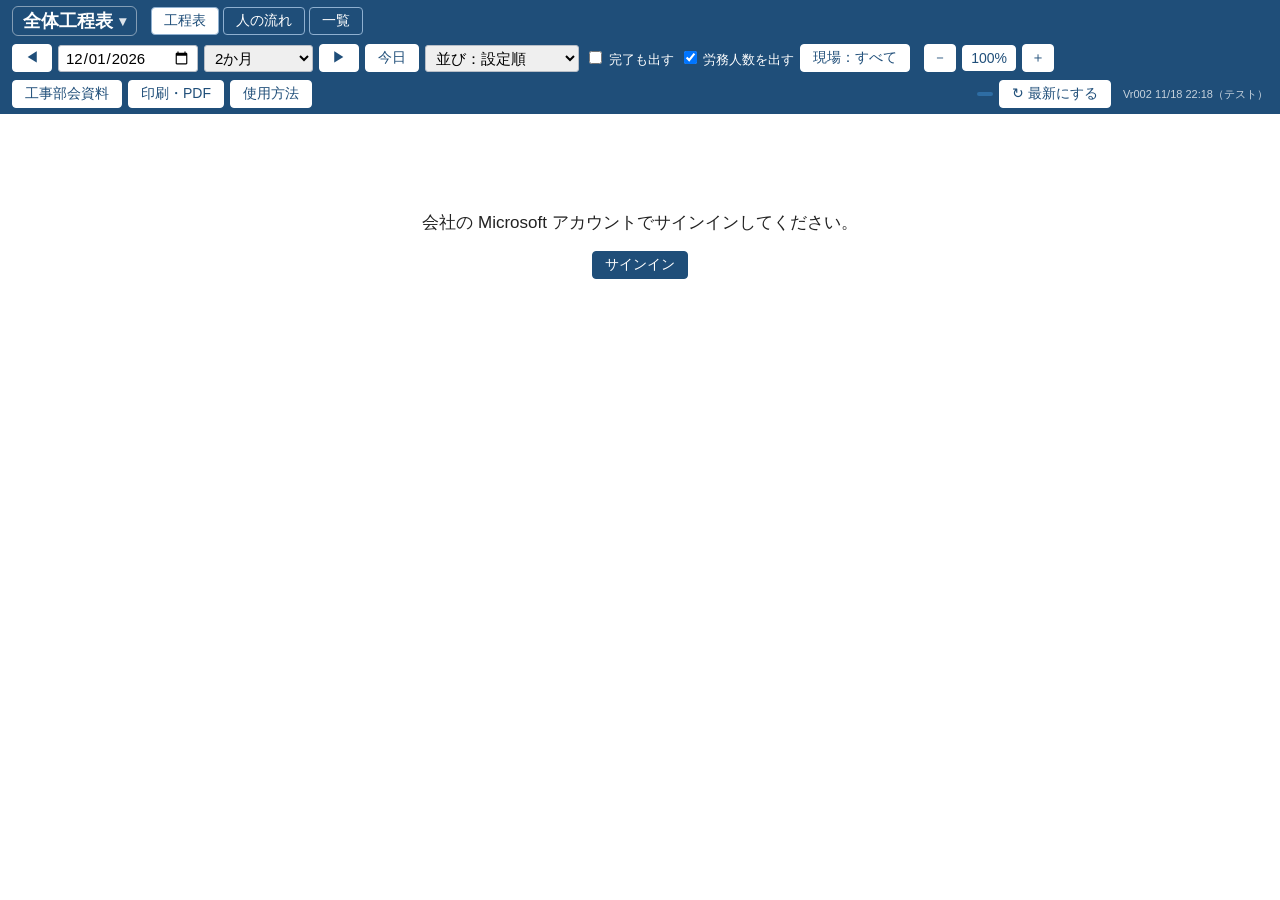
<file: index.html>
<!doctype html>
<html lang="ja">
<head>
<meta charset="utf-8">
<meta name="viewport" content="width=device-width, initial-scale=1">
<title>全体工程表</title>
<!-- アイコン（2026-10-16 ユーザー指定：「社内」改行「工程」。tools\アイコンを作る.py で作る） -->
<link rel="icon" type="image/png" sizes="32x32" href="favicon.png">
<link rel="icon" type="image/png" sizes="192x192" href="icon-192.png">
<link rel="apple-touch-icon" href="apple-touch-icon.png">
<link rel="manifest" href="manifest.json">
<meta name="apple-mobile-web-app-title" content="社内工程">
<link rel="stylesheet" href="app.css?v=Vr002 11/18 22:18（テスト）">
</head>
<body>
<header id="top">
  <button type="button" class="ttl appTitle" data-appmenu title="押すとほかのアプリへ切り替え（同じ窓）">全体工程表</button>
  <!-- 左上のタイトルを押すと、アプリを切り替えるプルダウン（2026-11-17 ユーザー。common/appmenu.js。帯の移動ボタンはやめた） -->

  <nav id="tabs">
    <button data-tab="chart" class="on">工程表</button>
    <button data-tab="flow">人の流れ</button>
    <button data-tab="list">一覧</button>
  </nav>
  <span class="grp">
    <button id="bPrev" class="sub" title="前へ（表示している長さの分）">◀</button>
    <input type="date" id="inFrom" title="表示する最初の日（好きな日にできます）">
    <select id="inMonths" title="表示する長さ。表は画面の幅いっぱいに広がります">
      <option value="1d">1日</option>
      <option value="1w">1週間</option>
      <option value="2w">2週間</option>
      <option value="1m">1か月</option>
      <option value="2m" selected>2か月</option>
      <option value="3m">3か月</option>
      <option value="4m">4か月</option>
      <option value="c">期間を指定</option>
    </select>
    <span id="toSep" hidden>〜</span><input type="date" id="inTo" title="表示する最後の日" hidden>
    <button id="bNext" class="sub" title="次へ（表示している長さの分）">▶</button>
    <button id="bToday" class="sub" title="今日から表示">今日</button>
    <select id="inSort" title="現場の並び（自分の画面だけ）">
      <option value="manual">並び：設定順</option>
      <option value="name">並び：社内工事名</option>
      <option value="code">並び：工事コード</option>
      <option value="start">並び：開始日</option>
    </select>
    <label class="chk" title="完了にした現場も表示する"><input type="checkbox" id="inShowDone"> 完了も出す</label>
    <label class="chk" title="工程表の下に、人の流れと同じ 労務人数（従業員・社員・合計）を出す（画面の下に固定。印刷には出ない。自分の画面だけ）"><input type="checkbox" id="inLabor"> 労務人数を出す</label>
    <button id="bOnly" class="sub" title="表示する現場を選ぶ（自分の画面だけ）">現場：すべて</button>
  </span>
  <span class="grp zoom" title="表だけを拡大縮小（Ctrl＋ホイール・2本指ピンチでも）。数字を押すと 100%">
    <button id="bZoomOut" class="sub">－</button><button id="bZoom" class="sub">100%</button><button id="bZoomIn" class="sub">＋</button>
  </span>
  <span class="grp">
    <button type="button" id="bBukai" class="sub">工事部会資料</button>
    <button id="bPrint" class="sub" title="現場と期間を選んで印刷。PDF は印刷画面の送信先で「PDF に保存」">印刷・PDF</button>
    <button id="bHelp" class="sub" title="使い方を別の窓で開く（パソコン用・スマホ／タブレット用）">使用方法</button>
  </span>
  <span class="grp right">
    <span id="sync" class="sync"></span>
    <button id="bReload" class="sub" title="ほかの人の書き込みを読み直す">↻ 最新にする</button>
    <span id="who"></span>
    <span id="ver" class="ver" title="いま開いている版。新しい版が出たら Ctrl+F5">Vr002 11/18 22:18（テスト）</span>
  </span>
</header>

<div id="printPages"></div>

<div id="signin" class="center" hidden>
  <p>会社の Microsoft アカウントでサインインしてください。</p>
  <button id="bSignIn">サインイン</button>
  <p id="signinMsg" class="ng"></p>
</div>

<div id="loading" class="center" hidden>読み込み中…</div>

<main id="pChart" hidden>
  <div id="wrap"><div id="chart"></div></div>
</main>

<main id="pFlow" hidden>
  <div class="listbar">
    <label title="表示している期間に作業する日が1日も無い現場も出す（自分の画面だけ）"><input type="checkbox" id="inFlowIdle"> 作業の無い現場も出す</label>
    <label title="ふだんは1現場1行（工種をたたむ）。チェックすると工種ごとに行を分けて出す"><input type="checkbox" id="inFlowLanes"> 工種ごとに分ける</label>
    <label title="社員1人ずつの行き先の表を下に出す（2現場以上の日は赤）"><input type="checkbox" id="inFlowPeople"> 社員の行き先も出す</label>
    <span class="note">最下行の人数を超えた日は赤。「〇名」を押すと人数を変えられます（全員で共有）</span>
  </div>
  <div id="flow"></div>
</main>

<main id="pList" hidden>
  <div class="listbar">
    <label><input type="checkbox" id="inListRange" checked> 表示中の期間にかかるものだけ</label>
    <input type="search" id="inListQ" placeholder="現場・作業・社員で絞る">
  </div>
  <div id="list"></div>
</main>

<!-- バーの小窓 -->
<dialog id="dBar">
  <form method="dialog" id="fBar">
    <h3 id="dBarTtl">工程</h3>
    <div class="frm">
      <label>現場</label><div id="dBarSite"></div>
      <label for="bLane">工種</label><select id="bLane"></select>
      <label for="bWork">作業</label><input type="text" id="bWork" placeholder="例：布設工">
      <label for="bFrom">開始</label><input type="date" id="bFrom" required>
      <label for="bTo">終了</label><input type="date" id="bTo" required>
      <label>休工日</label><div><button type="button" id="bOffBtn" class="sub small">休工日を設定</button> <span id="bOffInfo" class="note"></span></div>
      <!-- 2026-11-18 夜 ユーザー：日にちを動かせない工程に印（人が足りない時に見分ける） -->
      <label for="bFix">確定</label><div><label class="fixchk"><input type="checkbox" id="bFix"> 日にちを動かせない</label> <span class="note">工程表・人の流れに赤い枠で出ます。ドラッグでは動きません</span></div>
      <!-- 2026-11-18 夜 ユーザー：社員の名前はやめて人数。社員 □名・作業員 □名・外注 業者名 □名（業者は何社でも）。空の欄は工種の人数 -->
      <label for="bStf">社員</label><div><input type="text" id="bStf" class="num" inputmode="numeric"> 名 <span class="note">空＝工種の人数。社員が行かなければ 0</span></div>
      <!-- 従業員の名前は将来の仕様（2026-10-07 ユーザー指定：いまは何人必要かだけ）。SHOW_EMP で出す -->
      <label for="bEmp" class="emp">従業員</label><div class="pickrow emp"><input type="text" id="bEmp" placeholder="決まっていなければ空で、人数だけ"><select id="bEmpPick" class="pick" title="名簿から選ぶ。もう一度選ぶと外す"></select></div>
      <label for="bNum">作業員</label><div><input type="text" id="bNum" class="num" inputmode="numeric"> 名 <span class="note">空＝工種の人数</span>
        <div><button type="button" id="bHeadBtn" class="sub small">日ごとの人数</button> <span id="bHeadInfo" class="note"></span></div></div>
      <label>外注</label><div><div id="bGaiRows"></div><button type="button" id="bGaiAdd" class="sub small">＋ 外注を足す</button> <span id="bGaiNote" class="note"></span></div>
      <label>色</label><div id="bColors" class="colors"></div>
      <label for="bMemo">メモ</label><textarea id="bMemo" rows="2"></textarea>
    </div>
    <div class="who" id="dBarWho"></div>
    <div class="btns">
      <button type="button" id="bBarDel" class="danger">削除</button>
      <button type="button" id="bBarCopy" class="sub" title="この中身で新しい工程を作ります（元の工程はそのまま）">コピー</button>
      <span class="sp"></span>
      <button type="button" id="bBarCancel" class="sub">やめる</button>
      <button type="submit" id="bBarOk">保存</button>
    </div>
  </form>
</dialog>

<!-- 現場の小窓 -->
<dialog id="dSite">
  <form method="dialog" id="fSite">
    <h3 id="dSiteTtl">現場</h3>
    <div class="frm">
      <label for="sName">社内工事名 <b class="req">必須</b></label><input type="text" id="sName" list="siteList" required placeholder="略称（例：○○配水）。候補から選ぶとコード・担当が入ります">
      <label for="sCode">現場コード</label><input type="text" id="sCode" inputmode="numeric" class="num" placeholder="例：510015">
      <label for="sTanto">担当</label><input type="text" id="sTanto" list="staffList">
      <label for="sKouji">正式工事名</label><input type="text" id="sKouji" placeholder="任意。週間工程表の「工事名」に出す（空なら社内工事名）">
      <label for="sKiFrom">工期</label><div><input type="date" id="sKiFrom"> 〜 <input type="date" id="sKiTo"></div>
      <label for="sAddr">住所</label><input type="text" id="sAddr" placeholder="現場の住所（週間工程表に出す）">
      <label>地図</label>
      <div class="maprow"><div id="sMapBox" class="mapbox" tabindex="0" title="押してから Ctrl＋V で貼り付け／画像ファイルをここへドラッグ"></div>
        <div class="mapctl">
          <div class="pquick"><label class="filebtn">画像ファイルを選ぶ<input type="file" id="sMapFile" accept="image/*" hidden></label>
            <button type="button" id="sMapDel" class="sub small">地図を外す</button></div>
          <div id="sMapAdj" hidden>
            <div>大きさ <input type="range" id="sMapZoom" min="0" max="100" step="1"></div>
            <div class="pquick"><button type="button" id="sMapFit" class="sub small">全体を入れる</button><button type="button" id="sMapFill" class="sub small">枠いっぱい</button></div>
            <div class="note">枠の中の画像はつかんで動かせます（ホイールでも大きさが変わります）。枠の中が週間工程表に出る範囲です。</div>
          </div>
          <div class="note">週間工程表（印刷・Excel）の右に出す地図です。ファイルを選ぶ・ドラッグ＆ドロップ・枠を押して Ctrl＋V で入れます。枠の中が出る範囲です（「保存」で決まります）。</div>
        </div></div>
      <label for="sDone">完了</label><label class="chk2"><input type="checkbox" id="sDone"> 終わった現場（工程表・人の流れ・一覧に出さない）</label>
      <label>工種</label>
      <div>
        <div class="lnhead"><span class="h0"></span><span class="h1">区分</span><span class="h2">作業名</span><span class="h5">社員・作業員・外注（ふだんの人数。社員が行かない工種は社員を空に）</span><span class="h3">作業する曜日</span><span class="h4">完了・階層</span></div>
        <div id="sLanes"></div><datalist id="gyoList"></datalist>
        <div class="note">工種は工程表の1行です。区分（昼／夜）と作業名（例：立坑工・25tクレーン）を入れます。昼夜の現場は昼と夜の2行にします。<br>
          ⠿ をつかんで上下に動かすと順番を入れ替え（下位の工種も一緒）。▶＝すぐ上の工種の下位にする、◀＝上の階層へ戻す。＋＝下に空の行を足す。<br>
          作業する曜日：チェックした曜日も作業する（平日はいつも作業）。工程ごとの休みは、バーの「休工日を設定」。<br>
          社員＋作業員・外注：その工種に行く社員の人数（社員が行かない工種は空のまま）と自社の作業員の ふだんの人数、外注の 業者名＋人数。人の流れの労務人数（社員）・（従業員）はこの人数で数えます。両方入れると共同作業。バーで人数を入れなければこの人数。日によって違うときはバーの「日ごとの人数」。<br>
          完了：終わった工種。工程表ではたたんで隠し、現場の下の「▸ 完了 n工種」で出せます。✕で消すとその工種のバーも消えます。</div>
      </div>
      <label>並び</label>
      <div><button type="button" id="bSiteUp" class="sub small">▲ 上へ</button> <button type="button" id="bSiteDown" class="sub small">▼ 下へ</button>
        <span id="sOrdNote" class="note" hidden>（「設定順」の並びを変えます。いまは上の「並び」で別の順に並べて見ています）</span></div>
    </div>
    <div class="btns">
      <button type="button" id="bSiteDel" class="danger">現場を消す</button>
      <span class="sp"></span>
      <button type="button" id="bSiteCancel" class="sub">やめる</button>
      <button type="submit">保存</button>
    </div>
  </form>
</dialog>

<!-- 表示する現場を選ぶ（その人のブラウザだけ） -->
<dialog id="dOnly">
  <form method="dialog" id="fOnly">
    <h3>表示する現場</h3>
    <div class="frm">
      <label>現場</label>
      <div><div class="pquick"><button type="button" id="oAll" class="sub small">全部</button> <button type="button" id="oNone" class="sub small">全部外す</button>
          <select id="oTanto" title="担当者の現場だけにチェック"><option value="">担当で選ぶ…</option></select></div>
        <div id="oSites" class="psites"></div>
        <div class="note">チェックした現場だけを工程表・人の流れ・一覧に出します（自分の画面だけ。ほかの人の画面は変わりません）。</div></div>
    </div>
    <div class="btns">
      <span class="sp"></span>
      <button type="button" id="bOnlyCancel" class="sub">やめる</button>
      <button type="submit" id="bOnlyGo">この現場だけ出す</button>
    </div>
  </form>
</dialog>

<!-- 印刷の小窓：期間・現場・用紙を選んでから印刷 -->
<dialog id="dPrint">
  <form method="dialog" id="fPrint">
    <h3>印刷・PDF（<span id="pTab"></span>）</h3>
    <div class="frm">
      <label for="pFmt">形式</label>
      <div><select id="pFmt"><option value="chart">工程表（いまの画面の形）</option><option value="week">週間工程表（現場ごとに1枚）</option></select></div>
      <label for="pFrom">期間</label>
      <div><input type="date" id="pFrom" required><span class="fmt-chart"> 〜 <input type="date" id="pTo" required></span>
        <div class="note fmt-week">開始日の週の<b>月曜</b>から出します（印刷・Excel とも3週間）。右の地図は、現場の設定で入れた地図が印刷にも Excel（AA〜AJ 列）にも入ります。</div>
        <div class="pquick fmt-chart"><button type="button" id="pView" class="sub small">画面と同じ</button>
          <button type="button" class="sub small" data-pm="1">開始から1か月</button><button type="button" class="sub small" data-pm="2">2か月</button><button type="button" class="sub small" data-pm="3">3か月</button></div></div>
      <label>現場</label>
      <div><div class="pquick"><button type="button" id="pAll" class="sub small">全部</button> <button type="button" id="pNone" class="sub small">全部外す</button> <button type="button" id="pWork" class="sub small" title="上の期間に工程がある現場だけにチェックを付ける（ほかは外す）">期間に作業がある現場だけ</button></div>
        <div id="pSites"></div></div>
      <label for="pColor" class="fmt-week">色</label>
      <div class="fmt-week"><select id="pColor"><option value="color">カラー（全体工程の線の色）</option><option value="mono">白黒（線はどれも黒）</option></select></div>
      <label for="inPaper">用紙</label>
      <div><select id="inPaper"><option value="A3">A3 横</option><option value="A4">A4 横</option></select>
        <span class="note">1ページずつ用紙いっぱいに合わせます。</span>
        <div class="pwarn">プリンターで印刷するときは、印刷画面の「詳細設定」→「用紙サイズ」もここと同じ（A3）にしてください。
          プリンター側が A4 のままだと、A3 の大きさで組んだ表が A4 に入らず、はみ出して2枚になります。PDF に保存するときは自動で合います。</div></div>
      <label class="fmt-chart">ページ</label>
      <div class="fmt-chart">期間を <select id="pNx"><option>1</option><option>2</option><option>3</option><option>4</option><option>6</option></select> ページに分ける
        現場を <select id="pNy"><option>1</option><option>2</option><option>3</option><option>4</option></select> ページに分ける
        <div class="note">どのページにも上の年月日の行と現場名が出ます。期間がちょうど○か月なら月の切れ目で分けます。人の流れは期間だけ分けられます。</div>
        <div class="note">「Excel で出す」：工程表を .xlsx で保存（用紙いっぱいの大きさ・ページ分けは1ページ＝1シート・下に作業員／職員の計）。工程線は図形、表の下（印刷の外）の「休日→」で「休」を選ぶとその列が灰色になります。</div></div>
    </div>
    <div class="calsum" id="pSum" style="padding-top:8px"></div>
    <div class="btns">
      <span class="sp"></span>
      <button type="button" id="bPrintCancel" class="sub">やめる</button>
      <button type="button" id="bPrintXlsx" class="sub">Excel で出す</button>
      <button type="submit" id="bPrintGo">印刷する</button>
    </div>
  </form>
</dialog>

<!-- 工種を足すときの、終わった工種の扱い（たたむ／そのまま／消す） -->
<dialog id="dOld">
  <form method="dialog" id="fOld">
    <h3 id="dOldTtl">終わった工種があります</h3>
    <div class="calhelp">工種が増えすぎないよう、新しい工種を足す前に、いまある工種をどうするか選んでください（終わった工種は「たたむ」を選んであります）。<br>
      <span class="note">たたむ＝完了にして工程表で隠す（バーは残る・あとで出せる）／そのまま＝今のまま／消す＝工種とバーを消す。決まるのは現場の設定の「保存」を押したときです。</span></div>
    <div id="oldBody"></div>
    <div class="btns">
      <span class="sp"></span>
      <button type="button" id="bOldCancel" class="sub">やめる</button>
      <button type="submit">決めて工種を足す</button>
    </div>
  </form>
</dialog>

<!-- 休工日のカレンダー（この工程だけの休み。作業する日は色、押すと色が消えて休工） -->
<dialog id="dCal">
  <form method="dialog" id="fCal">
    <h3 id="dCalTtl">休工日を設定</h3>
    <div class="calhelp">色の付いた日＝作業する日。<b>日にちを押すと色が消えて休工日</b>、もう一度押すと元に戻ります。<br>
      <span class="note">はじめから白い日は、現場の工種の決まり（作業する曜日）や会社の休みで休みの日です。押すとこの工程だけ作業する日にできます（会社の休みは変えられません）。</span></div>
    <div id="calBody"></div>
    <div id="calSum" class="calsum"></div>
    <div class="btns">
      <button type="button" id="bCalReset" class="sub">この工程の休工日を全部取り消す</button>
      <span class="sp"></span>
      <button type="button" id="bCalCancel" class="sub">やめる</button>
      <button type="submit">決める</button>
    </div>
  </form>
</dialog>

<!-- 日ごとの人数（2026-10-14。空の日＝ふだんの人数） -->
<dialog id="dHead">
  <form method="dialog" id="fHead">
    <h3 id="dHeadTtl">日ごとの人数</h3>
    <div class="calhelp">作業する日ごとに人数を入れられます。<b>空の日はふだんの人数</b>（薄い字）です。<br>
      <span class="note">灰色の日は休み（休工日・会社の休み・作業しない曜日）です。</span></div>
    <div id="headBody"></div>
    <div id="headSum" class="calsum"></div>
    <div class="btns">
      <button type="button" id="bHeadReset" class="sub">全部ふだんの人数に戻す</button>
      <span class="sp"></span>
      <button type="button" id="bHeadCancel" class="sub">やめる</button>
      <button type="submit">決める</button>
    </div>
  </form>
</dialog>

<!-- 右クリックのメニュー -->
<div id="ctx" class="ctx" hidden></div>

<datalist id="staffList"></datalist>
<datalist id="siteList"></datalist>
<div id="toast"></div>
<div id="updBar" class="updbar" hidden>新しい版（<span id="updVer"></span>）が出ています。<button type="button" id="bUpd">更新する</button></div>

<script src="lib/msal-browser.min.js"></script>
<script src="common/master.js"></script>
<script src="config.js?v=Vr002 11/18 22:18（テスト）"></script>
<script src="app.js?v=Vr002 11/18 22:18（テスト）"></script>
<script src="weekxlsx.js?v=Vr002 11/18 22:18（テスト）"></script>
<script src="chartxlsx.js?v=Vr002 11/18 22:18（テスト）"></script>
<script src="common/appmenu.js"></script>
</body>
</html>
</file>
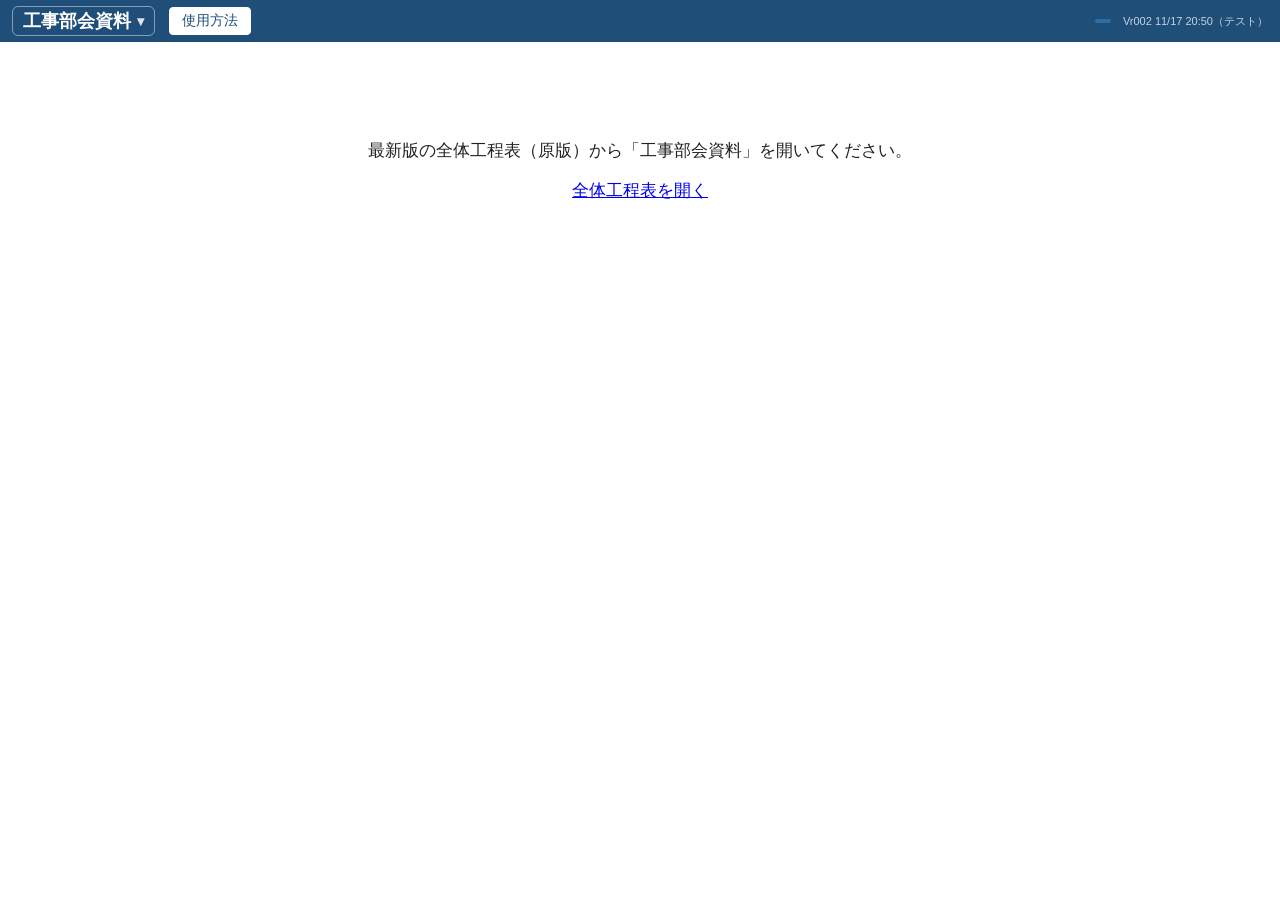
<file: bukai/index.html>
<!doctype html><html lang="ja"><head><meta charset="utf-8"><meta name="viewport" content="width=device-width, initial-scale=1"><title>工事部会資料</title>
<link rel="icon" href="favicon.png"><link rel="stylesheet" href="app.css?v=Vr002 11/17 20:50（テスト）"><link rel="stylesheet" href="bukai.css?v=Vr002 11/17 20:50（テスト）">
</head><body>
<header id="top"><button type="button" class="ttl appTitle" data-appmenu title="押すとほかのアプリへ切り替え（同じ窓。2026-11-17 ユーザー）">工事部会資料</button><button id="bHelp" class="sub">使用方法</button><span class="grp right"><span id="sync" class="sync"></span><span id="who"></span><span id="ver" class="ver">Vr002 11/17 20:50（テスト）</span></span></header>
<div id="entryOnly" class="center" hidden><p>最新版の全体工程表（原版）から「工事部会資料」を開いてください。</p><a href="../">全体工程表を開く</a></div>
<div id="signin" class="center" hidden><p>会社のMicrosoftアカウントでサインインしてください。</p><button id="bSignIn">サインイン</button><p id="signinMsg" class="ng"></p></div><div id="loading" class="center" hidden>読み込み中…</div><div id="printPages"></div>
<main id="pBukai" hidden>
  <div class="bk-tools">
    <label>会議月 <input type="month" id="bkMonth" min="1900-01" max="2199-12"></label>
    <label>担当 <select id="bkHandler"><option value="">全員</option></select></label>
    <label><input type="checkbox" id="bkShowAll"> 掲載しない現場も表示</label>
    <label>資料 <select id="bkVersion"><option value="">編集中</option></select></label>
    <button type="button" id="bkRefresh" class="sub">最新を読み直す</button>
    <button type="button" id="bkImportLines" class="sub" title="表示している現場へ、全体工程表の工程を外注・直労・機材の線にまとめて取り込みます">全体工程表から工程線を取り込む</button>
    <button type="button" id="bkImport" class="sub">記入済みJSONを取り込む</button>
    <button type="button" id="bkExport" class="sub">共有用JSONを書き出す</button>
    <input type="file" id="bkFile" accept=".json,application/json" hidden>
    <button type="button" id="bkSnapshot">配布版を保存</button>
    <label>用紙 <select id="bkPaper"><option value="A3">A3横</option><option value="A4">A4横</option></select></label>
    <label>1ページ <select id="bkPerPage"><option value="2">2現場</option><option value="3">3現場</option><option value="4" selected>4現場</option><option value="5">5現場</option><option value="6">6現場</option></select></label>
    <button type="button" id="bkPrint" class="sub">印刷・PDF</button>
    <span id="bkStatus" role="status" aria-live="polite">共有データを参照</span>
  </div>
  <div class="bk-note"><span id="bkCount"></span><span id="bkCellInfo"></span><span>入力はセルを選んで打つだけで自動保存。工程線はなぞって引く・掴んで移動・端で伸縮・右クリックで色。</span></div>
  <div id="bkSheet"><div id="bkGrid"></div><textarea id="bkEd" rows="1" spellcheck="false" aria-label="セルの入力"></textarea></div>
  <div id="bkMenu" hidden></div>
</main>
<dialog id="dBkPick"><h3>全体工程表から取り込む：<span id="bkPickTitle"></span></h3><p class="note">工種ごとに、どの線にまとめるかを選んでください（両方・空欄も可。空欄の工種は取り込みません）。全体工程表には機材の区別が無いので、機材の稼働とみなす工種に「機材」を付けてください。</p><table class="bk-preview"><thead><tr><th>工種（全体工程表）</th><th>外注</th><th>直労</th><th>機材</th></tr></thead><tbody id="bkPickRows"></tbody></table><div class="btns"><button type="button" id="bkPickCancel" class="sub">やめる</button><button type="button" id="bkPickApply">この振り分けで取り込む</button></div></dialog>
<dialog id="dBukaiImport"><h3>記入済みデータの取り込み確認</h3><div class="bk-import-scroll" id="bkImportPreview"></div><p id="bkImportError" class="ng" role="alert"></p><div class="btns"><button type="button" id="bkImportCancel" class="sub">やめる</button><button type="button" id="bkImportApply">確認した内容を共有保存</button></div></dialog>

<script src="lib/msal-browser.min.js"></script><script src="config.js?v=Vr002 11/17 20:50（テスト）"></script><script src="bukai-core.js?v=Vr002 11/17 20:50（テスト）"></script><script src="bukai.js?v=Vr002 11/17 20:50（テスト）"></script><script src="main.js?v=Vr002 11/17 20:50（テスト）"></script><script src="../common/appmenu.js"></script></body></html>
</file>
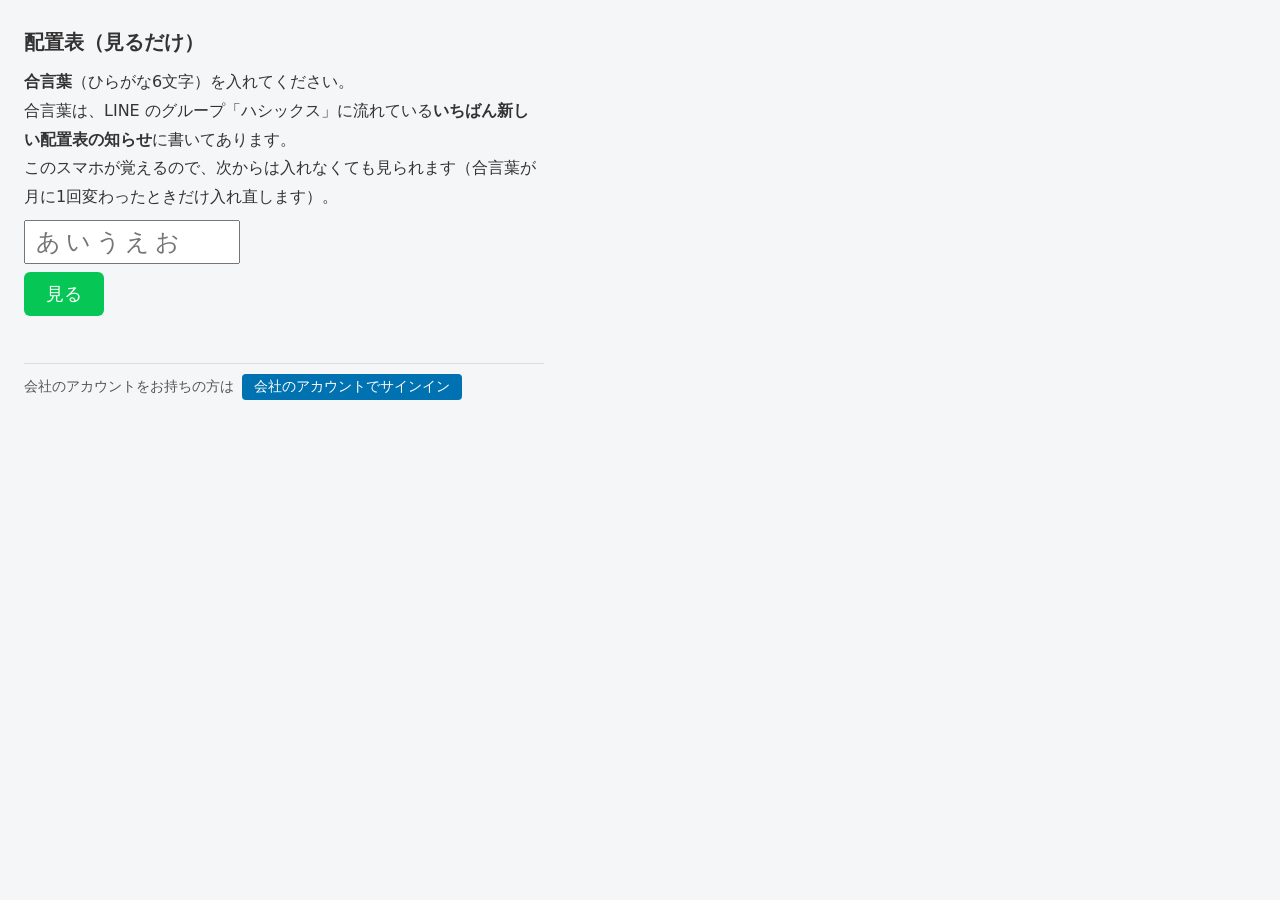
<file: haichi/index.html>
<!DOCTYPE html>
<html lang="ja">
<head>
<meta charset="utf-8">
<meta name="viewport" content="width=device-width,initial-scale=1,maximum-scale=1,user-scalable=no">
<title>配置表（見るだけ）</title>

<!-- 既存の配置表(xlsx)を読む／Excelに出力するときのzipに使う。塗り（黄色＝社員）も読める。 -->

<!-- Excel出力の白紙テンプレート（tools/make_template_js.py が作る） -->

<style>
/* ===== 全体 ===== */
:root{
  --line2:#d7dce3; --sel:#0072B2; --bg:#f5f6f8;
  --cyan:#ccffff; --yellow:#ffff00;
  /* 配置表の実寸。列幅 8.78文字（既定フォント14pt）≒ 98px、行高 21.95pt ≒ 29px */
  --colW:98px; --rowH:29px;
}
*{box-sizing:border-box}
body{margin:0;background:var(--bg);color:#111;
  font:12px/1.4 "Yu Gothic UI","Meiryo",system-ui,sans-serif}
.bar{display:flex;gap:8px;align-items:center;flex-wrap:wrap;
  padding:8px 12px;background:#fff;border-bottom:1px solid var(--line2);
  position:sticky;top:0;z-index:20}
.bar b{font-size:13px}
.bar .btn,.bar .undogrp{white-space:nowrap;flex:none}   /* 幅が狭くてもボタンを縦に潰さない（008.0012） */
.btn{padding:5px 11px;border:1px solid #c3c9d2;border-radius:5px;background:#fff;
  cursor:pointer;font-size:12px}
.btn:hover{background:#eef2f8}
.btn.on{background:var(--sel);color:#fff;border-color:var(--sel)}
.btn.main{background:#0a7d32;color:#fff;border-color:#0a7d32;font-weight:600}
/* 元に戻す・やり直す・履歴（008.0012。目立つ所に） */
.undogrp{display:inline-flex;gap:2px;border:2px solid #0072B2;border-radius:6px;padding:1px;background:#e3f2fd}
.btn.undo{font-size:14px;font-weight:700;color:#0d3c61;background:#fff;border-color:#9cc3e5}
.btn.undo:disabled{opacity:.45}
.uchip{position:fixed;left:16px;bottom:16px;z-index:70;background:#263238;color:#fff;border-radius:8px;padding:8px 10px 8px 14px;
  font-size:14px;box-shadow:0 4px 14px rgba(0,0,0,.3);display:flex;align-items:center;gap:10px;max-width:min(560px,90vw)}
.uchip .btn{background:#ffd54f;border-color:#ffd54f;color:#000;font-weight:700}
.hlist{position:absolute;z-index:65;background:#fff;border:1px solid #888;border-radius:6px;box-shadow:0 4px 14px rgba(0,0,0,.2);
  max-height:60vh;overflow:auto;min-width:300px;font-size:14px}
.hlist div{padding:6px 14px;cursor:pointer;white-space:nowrap}
.hlist div:hover{background:#e3f2fd}
.hlist div.cur{background:#0072B2;color:#fff;font-weight:700}
.hlist div.fut{color:#999}
.hlist .hh{cursor:default;background:#f5f5f5;font-size:12px;color:#555}
/* 確認して終える */
.ckdlg h3{font-size:15px;margin:10px 0 4px;color:#1f4e8c}
.ckdlg ul{margin:0;padding-left:1.3em;line-height:1.8}
.ckdlg .ckw li{color:#a0400a}
.ckdlg .cknone{color:#2e7d32}
.btn.main:hover{background:#086a2a}
.btn[disabled]{opacity:.45;cursor:default}
.spacer{flex:1}
.hint{color:#5b6470;font-size:11px}
.state{font-size:11px;color:#5b6470}

/* ===== 左の人のパレット（画面だけ。印刷しない） ===== */
.wrap{display:flex;gap:12px;align-items:flex-start;padding:12px}
/* 名簿も Excel の表と同じ見た目にする（Vr002。角丸の枠で囲まない。ユーザー指定） */
.pal{width:180px;flex:none;background:#fff;border:1px solid #000;
  padding:0 0 8px;position:sticky;top:90px;max-height:calc(100vh - 110px);overflow:auto}
.pal h3{margin:0;padding:3px 6px;font-size:12px;font-weight:normal;text-align:center;
  background:#4472c4;color:#fff;border-bottom:1px solid #000}
.pal .pgrid{display:grid;grid-template-columns:1fr 1fr}
.chip{display:block;padding:0 4px;height:26px;line-height:26px;text-align:center;
  border-right:1px solid #000;border-bottom:1px solid #000;background:#fff;cursor:grab;
  font:14px "ＭＳ Ｐ明朝","MS PMincho","Yu Mincho",serif;white-space:nowrap;overflow:hidden}
.chip:nth-child(2n){border-right:0}
.chip:hover{background:#dbeafe}
/* パレットの中では黄色くしない。**表に配置して「確定」にしたときだけ黄色**にする */
.chip.sel{outline:2px solid var(--sel);outline-offset:1px}
.chip.used{opacity:.4}
.main{flex:1;min-width:0}
.sheetbox{background:#fff;border:1px solid var(--line2);border-radius:6px;padding:10px;
  overflow:auto}

/* ===== 配置表（Excelの様式そのまま。A〜P列 × 37行） =====
   **見た目は元のExcel配置表と同じにする**（2026-09-28 ユーザー指定）。
   名前・現場コード・発注者を枠で囲んだり、× を付けたりしない。 */
table.xl{border-collapse:collapse;table-layout:fixed;background:#fff;
  width:calc(var(--colW) * 16);
  font-family:"ＭＳ Ｐ明朝","MS PMincho","Yu Mincho","游明朝",serif;font-size:14px;
  transform-origin:0 0}
/* 線の太さ --bw は fitSheet が 1÷縮める倍率 にする。縮めて表示すると 1px の線が 1px 未満になり、
   ところどころ消えていた（008.0009 ユーザー指摘「画面の罫線が消える。PDF は大丈夫」） */
table.xl td{border:var(--bw,1px) solid #000;height:var(--rowH);padding:0 3px;overflow:hidden;
  white-space:nowrap;vertical-align:middle}
table.xl tr.r1 td{border:0}
table.xl td.title{font-size:24px;font-weight:bold;text-align:center;letter-spacing:.05em}
table.xl td.date{font-size:18px;font-weight:bold;text-align:right;padding-right:8px}
table.xl td.pickday{cursor:pointer}
/* 現場コード（現場名の上に小さく） */
table.xl td.hascode{line-height:1.05;font-size:12px;padding-top:1px}
table.xl td.hascode .code{display:block;font-size:9px;color:#555;letter-spacing:.02em;
  font-family:"Yu Gothic UI","Meiryo",sans-serif}
@media print{table.xl td.hascode .code{display:none}}
/* セルをクリックしたときの選択肢 */
.dd{position:absolute;z-index:50;background:#fff;border:1px solid #000;
  box-shadow:2px 3px 8px rgba(0,0,0,.25);min-width:150px;max-width:340px;font-size:13px}
.dd input{width:100%;border:0;border-bottom:1px solid #999;padding:4px 6px;font:inherit;outline:none}
.dd .ddl{max-height:260px;overflow:auto}
.dd .ddi{padding:3px 8px;cursor:pointer;white-space:nowrap;overflow:hidden;text-overflow:ellipsis}
.dd .ddi:hover,.dd .ddi.on{background:#0072B2;color:#fff}
.dd .ddi.used{color:#999}
.dd .ddi .cd{display:inline-block;min-width:52px;color:#777;font-size:11px}
.dd .ddi:hover .cd,.dd .ddi.on .cd{color:#dfe}
/* このPCだけに保存されていることを知らせる帯 */
.keepbar{display:flex;gap:10px;align-items:center;flex-wrap:wrap;padding:8px 14px;font-size:14px;line-height:1.6;
  border-bottom:1px solid var(--line2)}
.keepbar #keepMsg{flex:1;min-width:300px}
.keepbar .kbtns{display:flex;gap:6px;flex-wrap:wrap}
.keepbar .btn{font-size:14px;padding:6px 12px}
.keepbar.danger{background:#fde8e8;color:#8a1010;border-left:8px solid #d32f2f}   /* 保存そのものが使えないときだけ */
.keepbar.calm{background:#f4f6f8;color:#333;border-left:8px solid #9aa5b1}
.keepbar.safe{background:#e8f5e9;color:#1b5e20;border-left:8px solid #2e7d32}
/* バックアップの案内の小窓（Vr008） */
.bk{font-size:15px;line-height:1.8;padding:12px 16px}
.bk .path{display:flex;gap:6px;margin:6px 0 10px}
.bk .path input{flex:1;min-width:0;font-size:14px;padding:6px}
.bk .path .btn{flex:none}
.bk ol{margin:4px 0 8px;padding-left:1.4em}
.bk .note{font-size:13px;color:#555}
.bk .btns{display:flex;gap:8px;justify-content:flex-end;margin-top:12px}
.bk .btns .btn{font-size:15px;padding:7px 16px}
.mbox table.days td{padding:4px 8px;font-size:14px}
/* 版の表示と更新履歴（Vr008） */
.btn.ver{font-size:12px;padding:2px 8px;color:#555}
/* 版が変わって初めて開いたとき（008.0008）: 版のボタンを赤く点滅させ「お知らせ」の印。履歴を開くと止まる */
.btn.ver.news{color:#fff;background:#d32f2f;border-color:#d32f2f;font-weight:700;animation:verBlink 1s ease-in-out infinite}
.btn.ver .lamp{display:none}
.btn.ver.news .lamp{display:inline-block;width:10px;height:10px;border-radius:50%;background:#ffeb3b;margin-right:5px;
  vertical-align:-1px;box-shadow:0 0 6px 2px #ffeb3b;animation:lampBlink .5s steps(1) infinite}
.btn.ver.news .newtxt{margin-left:6px}
@keyframes verBlink{0%,100%{box-shadow:0 0 0 0 rgba(211,47,47,.7)}50%{box-shadow:0 0 0 7px rgba(211,47,47,0)}}
@keyframes lampBlink{50%{opacity:.15}}
@media (prefers-reduced-motion: reduce){.btn.ver.news,.btn.ver.news .lamp{animation:none}}
table.hist tr.unseen td.v::after{content:" 新";color:#d32f2f}
table.hist{border-collapse:collapse;width:100%;font-size:14px;line-height:1.6}
table.hist th,table.hist td{border:1px solid #ccc;padding:4px 8px;vertical-align:top;text-align:left}
table.hist th{background:#eef2f7;white-space:nowrap}
table.hist td.v{white-space:nowrap;font-weight:bold}
table.hist td:nth-child(2){white-space:nowrap}
table.hist tr.now td{background:#fffbe6}
table.hist ul{margin:0;padding-left:1.2em}
/* 行の左の操作（⠿ 入れ替え・＋ 挿入・− 削除）。表の外に重ねる。印刷・ロック中は出さない */
/* 表は画面幅に合わせて縮める（zoom）ので、余白は縮まない sheetbox の左の詰め物で取る */
.sheetbox{position:relative;padding-left:76px}
#rowCtl .rc{position:absolute;width:62px;display:flex;align-items:center;justify-content:flex-end;gap:2px;
  box-sizing:border-box;padding-right:2px;border-right:3px solid transparent}
#rowCtl .rc:hover{background:#eef5ff;border-right-color:#0072B2}
#rowCtl .rc.rc-site{border-right-color:#cfe3f5}
#rowCtl .rc.moving{opacity:.4}
#rowCtl .rch{cursor:grab;color:#555;font-size:15px;line-height:1;padding:0 2px;user-select:none}
#rowCtl .rch:active{cursor:grabbing}
#rowCtl .rcb{width:19px;height:19px;padding:0;border:1px solid #9bb;border-radius:4px;background:#fff;
  font-size:13px;line-height:1;cursor:pointer;color:#333}
#rowCtl .rcb[data-a="ins"]:hover{background:#e3f2fd;border-color:#0072B2;color:#0072B2}
#rowCtl .rcb[data-a="del"]:hover{background:#fde8e8;border-color:#d32f2f;color:#d32f2f}
#rowLine{position:absolute;height:4px;background:#0072B2;border-radius:2px;pointer-events:none;z-index:5}
body.locked #rowCtl{display:none}
/* 機材センターの作業内容の欄が空のとき、どこに書くか分かるよう薄く出す（印刷・Excelには出ない） */
table.xl td.cenph:not(.editing)::before{content:"作業内容（ダブルクリックで入力）";color:#9aa5b1;font-size:13px}
@media print{table.xl td.cenph::before{content:none}}
@media print{#rowCtl,#rowLine{display:none!important}}
/* 配置表を見る（NAS から開いた日）。ロック中は表・名簿に触れず、直すボタンも隠す */
.viewbar{display:flex;gap:10px;align-items:center;flex-wrap:wrap;padding:8px 14px;font-size:15px;line-height:1.6;
  background:#e3f2fd;color:#0d3c61;border-left:8px solid #0072B2;border-bottom:1px solid var(--line2)}
.viewbar[hidden]{display:none}
.viewbar #viewMsg{flex:1;min-width:300px}
.viewbar .kbtns{display:flex;gap:6px;flex-wrap:wrap}
.viewbar .btn{font-size:14px;padding:6px 12px}
.viewbar.unlocked{background:#fff3e0;color:#7a3e00;border-left-color:#ef6c00}
#vLock{font-weight:600}
body.locked #sheet{pointer-events:none}
body.locked .pal{opacity:.35;pointer-events:none}
body.locked #mPlan,body.locked #mFix{pointer-events:none}
body.locked .edonly{display:none!important}
/* 保護（008.0003）: 表と名簿のパレットに触れず、直すボタンを隠す。予定／確定は同じ日のもう一方を開く */
body.protect #sheet{pointer-events:none}
body.protect .pal{opacity:.35;pointer-events:none}
body.protect #rowCtl{display:none}
body.protect .editonly{display:none!important}
/* 見るだけ版（閲覧版。008.0016）：日付・◀▶・予定／確定 だけ。直す・保存する・名簿・バックアップは出さない */
body.viewer .pal,body.viewer .bar.noprint,body.viewer #keepBar,body.viewer #viewBar,body.viewer #yBar,
body.viewer #warn,body.viewer #selInfo,body.viewer #rowCtl,body.viewer #btnVer,body.viewer #btnProt,
body.viewer #btnView,body.viewer #btnXlsx,body.viewer #btnOut,body.viewer #btnPrint,body.viewer #btnLine,body.viewer .nov,
body.viewer .bar > span:not(.spacer){display:none!important}
body.viewer .wrap{padding:6px}
body.viewer .sheetbox{padding:4px;overflow:auto}
body.viewer .bar{gap:6px;padding:6px 8px}
body.viewer .bar .btn{font-size:15px;padding:6px 10px}
body.viewer .bar b{font-size:15px}
/* スマホのブラウザが細いマスの字を勝手に大きくして はみ出すのを止める（2026-10-14 スマホで字が切れた） */
html{-webkit-text-size-adjust:100%;text-size-adjust:100%}
body.viewer .where{display:none!important}
/* 見るだけ版：コードの列（幅 0）の中身と線を消す。コードは現場名の上に小さく（td.hascode .code） */
body.viewer table.xl td.ccode,body.viewer table.xl td[data-k="現場コード"]{padding:0;border-left:0;border-right:0;font-size:0;color:transparent}
/* 見るだけ版：収まらない字はマスの中で折り返し、行を高くする（字を小さくする xs・xxs はやめる）。
   字の大きさは上の帯の「文字」で選ぶ（--vf。2026-10-14 ユーザー要望：ピンチとは別に字を大きくしたい）。行もそれに合わせて高く */
body.viewer table.xl td{white-space:normal;overflow-wrap:anywhere;line-height:1.3;padding-top:3px;padding-bottom:3px;
  font-size:calc(14px * var(--vf, 1.2));height:calc(34px * var(--vf, 1.2))}
body.viewer table.xl td.sm,body.viewer table.xl td.xs,body.viewer table.xl td.xxs{font-size:calc(14px * var(--vf, 1.2));letter-spacing:0}
body.viewer table.xl td.hascode{font-size:calc(14px * var(--vf, 1.2));line-height:1.3;padding-top:3px}
body.viewer table.xl td.hascode .code{font-size:calc(11.5px * var(--vf, 1.2));color:#444}
body.viewer table.xl td.title{font-size:24px} body.viewer table.xl td.date{font-size:18px}
.vfsel{font-size:15px;padding:5px 4px;border:1px solid #999;border-radius:4px;background:#fff}
body.viewer .bar{position:sticky;top:0;z-index:30}
/* 見るだけ版の上の帯（008.0018 ユーザー指定）：「配置表（見るだけ）」は出さず ◀ 日付 ▶ 予定 確定 文字 を左に詰め、
   その隣（なるべく中央）に表題、右に「自分の名前を選ぶ」。表の1行目（表題と日付）は日付と重なるので出さない */
body.viewer .bar > b,body.viewer .bar > .spacer{display:none}
.vtitle{flex:1;text-align:center;font-size:20px;font-weight:700;letter-spacing:.05em;white-space:nowrap;
  font-family:"ＭＳ Ｐ明朝","MS PMincho","Yu Mincho","游明朝",serif}
body.viewer .bar .mebar{margin:0;padding:3px 8px}
.btn.vidle{font-size:13px;padding:5px 8px}
.btn.vidle[hidden]{display:none}
body.viewer table.xl tr.r1,body.viewer table.xl tr.vempty{display:none}
body.viewer table.xl td.cenph::before{content:none}
body.viewer table.xl td.vhcol{padding:0;border-left:0;border-right:0;font-size:0;color:transparent}
/* 赤線より上は固定（008.0018 ユーザー指定）：上の帯はページの上に、表の見出し行は表の枠の上に止める。
   表の枠を画面の残りの高さにして、縦も表の枠の中で動かす（fitSheet が高さを決める） */
body.viewer #sheetbox{overflow:auto}
body.viewer table.xl tr.hdr td{position:sticky;top:0;z-index:5;box-shadow:inset 0 calc(var(--bw,1px) * -1) 0 #000}
/* 配色は配布している PDF（〇〇さんの Excel）に合わせる（008.0018 ユーザー指定） */
body.viewer table.xl tr.hdr td{background:#4472c4;color:#fff;font-weight:700}
body.viewer table.xl tr.hdr td.tanh{background:#a6a6a6}
body.viewer table.xl td.tancol{background:#d9d9d9}
body.viewer table.xl tr.gaihd td{background:#fff;border-top:calc(var(--bw,1px) * 2) solid #f00;border-bottom:calc(var(--bw,1px) * 2) solid #f00}
body.viewer table.xl tr.gaihd td.gai0{background:var(--yellow);border-left:calc(var(--bw,1px) * 2) solid #f00}
body.viewer table.xl tr.gaihd td:last-child{border-right:calc(var(--bw,1px) * 2) solid #f00}
body.viewer table.xl tr.cenhd td.cenh{background:#4472c4;color:#fff;font-weight:700}
body.viewer table.xl tr.cenhd td.gaicnt{background:#00b0f0;color:#fff;font-weight:700}
body.viewer table.xl tr.cenhd td.resth{background:#ed7d31;color:#fff;font-weight:700}
body.viewer #sheetbox{touch-action:pan-x pan-y}
/* 自分の名前（初回に選ぶ）を表の中で目立たせる */
table.xl td.me{background:#ffcdd2!important;outline:calc(var(--bw, 1px) * 2) solid #d32f2f;outline-offset:calc(var(--bw, 1px) * -2);font-weight:700}
table.xl td.me .nm{color:#b71c1c}
.mebar{display:none;font-size:15px;line-height:1.5;padding:6px 10px;margin:0 2px 6px;background:#fff3e0;border-left:6px solid #d32f2f;border-radius:4px}
body.viewer .mebar{display:block}
.mebar b{color:#b71c1c}
.mebar .btn{font-size:13px;padding:2px 8px;margin-left:6px}
.mepick{display:grid;grid-template-columns:repeat(auto-fill,minmax(8.5em,1fr));gap:6px;margin:8px 0}
.mepick button{font-size:16px;padding:10px 4px;border:1px solid #999;border-radius:6px;background:#fff}
.vhint{font-size:13px;color:#555;margin:0 2px 6px}
@media (orientation: landscape){.vhint{display:none}}
#dayBtn{font-size:14px;padding:4px 10px;font-weight:600}
.btn.daystep{font-size:14px;padding:4px 9px;font-weight:700}
.vday.nas{border-color:#2e7d32;background:#e8f5e9;color:#1b5e20}
.vday.nas:hover{background:#2e7d32;color:#fff}
.btn.prot{font-size:14px;padding:4px 12px;font-weight:700;border-width:2px}
.btn.prot.is-prot{background:#eceff1;color:#37474f;border-color:#78909c}
.btn.prot.is-edit{background:#fff3e0;color:#b45300;border-color:#ef6c00}
/* カレンダー（配置表を見る） */
.vyrs,.vmons{display:flex;flex-wrap:wrap;gap:4px;margin:4px 0 8px}
.vyrs .btn,.vmons .btn{font-size:14px;padding:5px 10px;line-height:1.2;text-align:center}
.vyrs .btn small,.vmons .btn small{display:block;font-size:11px;color:#666}
.vyrs .btn.on small,.vmons .btn.on small{color:inherit}
.vmons .btn{min-width:52px}
.vyrs .btn.none,.vmons .btn.none{color:#bbb;border-color:#e3e3e3;background:#fafafa}
.vmons .btn:disabled{cursor:default}
.vcalhd{display:flex;align-items:center;justify-content:center;gap:16px;margin:6px 0;font-size:18px}
.vcalhd .btn{font-size:15px;padding:4px 14px}
table.vcalt{width:100%;border-collapse:collapse;table-layout:fixed}
table.vcalt th{font-size:13px;padding:4px 0;border-bottom:1px solid #ccc;font-weight:600}
table.vcalt td{height:52px;text-align:center;vertical-align:middle;border-bottom:1px solid #f0f0f0}
table.vcalt .sun,.vcalt .sun .vno{color:#c62828}
table.vcalt .sat,.vcalt .sat .vno{color:#1565c0}
.vday{width:40px;height:40px;border-radius:50%;border:2px solid #0072B2;background:#e3f2fd;color:#0d3c61;
  font-size:16px;font-weight:700;cursor:pointer;padding:0}
.vday:hover{background:#0072B2;color:#fff}
.vday.cur{background:#0072B2;color:#fff;box-shadow:0 0 0 3px #ffd54f}
.vday.sm{display:inline-flex;align-items:center;justify-content:center;width:22px;height:22px;font-size:11px;vertical-align:middle}
.vno{color:#c8c8c8;font-size:15px}
table.vcalt td.today .vno,table.vcalt td.today .vday{outline:2px dashed #999;outline-offset:3px}
/* 保存した日を開く（008.0002）: まだバックアップしていない日は赤い〇、条件に合わない日は点線の薄い〇 */
.vday.unb{border-color:#c62828;background:#ffebee;color:#8e0000}
.vday.unb:hover{background:#c62828;color:#fff}
.vno.dsoff{display:inline-block;width:40px;height:40px;line-height:36px;border-radius:50%;border:2px dotted #ccc}
.vlegend .vno.dsoff{width:22px;height:22px;line-height:18px;font-size:11px;vertical-align:middle}
.dsf input{font-size:14px;padding:3px 6px;width:150px}
.vlegend{margin-top:8px;font-size:13px;color:#444}
.vmon{margin:10px 0 4px;font-weight:600}
.vdays{display:flex;flex-wrap:wrap;gap:4px}
.vdays .btn{min-width:64px;padding:5px 6px;font-size:14px}
.vdays .btn.sat{color:#1565c0}.vdays .btn.sun{color:#c62828}
.vdays .btn.cur{background:#0072B2;color:#fff}
/* 右クリックの操作メニュー */
.cm{position:absolute;z-index:60;background:#fff;border:1px solid #888;border-radius:6px;
  box-shadow:0 4px 14px rgba(0,0,0,.22);padding:4px 0;min-width:230px;font-size:15px}
.cm .cmi{padding:7px 18px;cursor:pointer;white-space:nowrap}
.cm .cmi:hover{background:#0072B2;color:#fff}
.cm .cmi.off{color:#aaa;cursor:default}
.cm .cmi.off:hover{background:none;color:#aaa}
.cm .cmn{margin-left:10px;font-size:12px}
.cm .cmsep{height:1px;background:#ddd;margin:4px 0}
.dd .ddh{padding:2px 8px;font-size:11px;background:#f2f2f2;color:#555}
/* 機材センターの作業内容の小窓（2026-10-06 ユーザー要望。原価管理と同じく見出しを掴んで動かせる・外を押しても閉じない） */
.ced .mbox{width:min(680px,96vw)}
.ced .mbox > h2{cursor:move;user-select:none}
.ced .ed{min-height:200px;max-height:55vh;overflow:auto;border:1px solid #999;padding:8px;outline:none;
  font:15px/1.6 "ＭＳ Ｐゴシック","MS PGothic","Yu Gothic UI",sans-serif;white-space:pre-wrap;word-break:break-all}
.ced .ed:focus{border-color:#0072B2;box-shadow:0 0 0 2px #cfe3f3}
.ced .sw{width:26px;height:26px;border:1px solid #888;border-radius:3px;cursor:pointer;padding:0}
.ced .tb{min-width:34px;font-weight:bold}
.ced .foot{justify-content:flex-end;border-top:1px solid #ccc;border-bottom:0}
.ced .foot .btn{flex:none;min-width:110px}
/* 名簿の画面 */
.mdlg{position:fixed;inset:0;background:rgba(0,0,0,.35);z-index:60;display:flex;
  align-items:center;justify-content:center}
.mbox{background:#fff;border:1px solid #000;width:min(820px,96vw);max-height:92vh;
  display:flex;flex-direction:column}
.mbox h2{margin:0;padding:6px 10px;font-size:14px;background:#4472c4;color:#fff;font-weight:normal}
.mbox .mbar{display:flex;gap:6px;padding:6px 10px;border-bottom:1px solid #ccc;flex-wrap:wrap}
.mbox .mbody{overflow:auto;padding:6px 10px}
.mbox table{border-collapse:collapse;width:100%;font-size:13px}
.mbox th,.mbox td{border:1px solid #999;padding:2px 6px}
.mbox th{background:#f2f2f2;font-weight:normal}
.mbox td input[type=text]{width:100%;border:0;font:inherit}
table.xl td.pickday:hover{background:#eef5ff}
@media print{table.xl td.pickday:hover{background:transparent}}
table.xl td.h{text-align:center}
table.xl td.c{text-align:center}
table.xl td.l{text-align:left}
table.xl td.mline{white-space:pre-wrap;line-height:1.25;vertical-align:top;padding-top:3px}
table.xl td.cyan{background:var(--cyan)}
table.xl td.yellow{background:var(--yellow)}
/* クロジカから作業内容（008.0013） */
table.kut{width:100%;border-collapse:collapse;font-size:14px}
table.kut th{background:#eef3f8;border:1px solid #cfd8e3;padding:4px;font-weight:600}
table.kut td{border:1px solid #dde3ea;padding:4px;vertical-align:top}
table.kut tr.off td{background:#f6f6f6;color:#888}
table.kut textarea{width:100%;box-sizing:border-box;font-size:14px;font-family:inherit;white-space:pre-wrap;overflow-x:hidden}
.kurodlg .btn{flex:none}
table.kut select{max-width:100%;font-size:14px}
.kuraw{white-space:pre-wrap;font-size:12px;color:#555;background:#fafafa;padding:4px}
/* 配置表を作る・直す・削除する（008.0011） */
.mkstep{font-weight:700;color:#1f4e8c;margin:4px 0 6px}
table.mkcal td{height:50px}
.mkday{width:46px;height:44px;border:1px solid #cfd8e3;border-radius:6px;background:#fff;cursor:pointer;font-size:15px;
  display:inline-flex;flex-direction:column;align-items:center;justify-content:center;padding:0;color:inherit}
.mkday:hover{background:#eef6ff}
.mkday.on{background:#0072B2;color:#fff;border-color:#0072B2;box-shadow:0 0 0 3px #ffd54f}
.mkday span{display:flex;gap:2px;height:14px}
i.mkt{font-style:normal;font-size:10px;line-height:14px;padding:0 3px;border-radius:3px;color:#fff}
i.mkt.p{background:#0072B2} i.mkt.f{background:#2e7d32}
.mkrow{display:flex;align-items:center;gap:8px;border:1px solid #dde3ea;border-radius:6px;padding:8px 10px;margin:6px 0}
.mkrow small{color:#666} .mkrow .spacer{flex:1} .mkrow .btn{flex:none;width:auto;padding:5px 14px}
b.mkk{padding:1px 8px;border-radius:4px;color:#fff} b.mkk.p{background:#0072B2} b.mkk.f{background:#2e7d32}
.btn.danger{border-color:#c62828;color:#c62828;background:#fff} .btn.danger:hover{background:#c62828;color:#fff}
.mkmake{border:1px solid #cfe3f5;background:#f3f9ff;border-radius:6px;padding:8px 12px;margin-top:8px}
.mkh{font-weight:700;margin-bottom:4px} .mkq{margin:6px 0 2px;color:#333}
.mkr{display:block;padding:2px 4px 2px 12px;cursor:pointer} .mkr input[type=radio]{transform:scale(1.2);margin-right:6px}
.mkinfo{font-size:13px;color:#444;margin:4px 0 0 12px}
table.xl td.tc{user-select:none}                    /* ドラッグで範囲を選ぶとき文字が選ばれないように */
.rdlg .rdr{display:block;padding:2px 4px;cursor:pointer}
.rdlg .rdr:hover{background:#f3f9ff}
.rdlg input[type=radio]{transform:scale(1.25);margin-right:6px}
/* 黄色をまだ決めていない（押して 決定／消す。008.0009） */
@keyframes yblink{0%,100%{background:var(--yellow)}50%{background:#fff}}
table.xl td.yblink{animation:yblink 1s ease-in-out infinite;cursor:pointer;box-shadow:inset 0 0 0 2px #e0a800}
@media print{table.xl{--bw:1px !important}}
@media print{table.xl td.yblink{animation:none;background:var(--yellow);box-shadow:none}}
.ybar{background:#fff7cc;border:2px solid #e0a800;border-radius:6px;padding:6px 12px;margin:4px 0;font-size:15px}
.ybar .btn{margin-left:8px}
table.xl td.night{color:#c00000;font-weight:bold}
table.xl td.rep{color:#9aa0a8}
table.xl td.struck .v{text-decoration:line-through}
table.xl td.sm{font-size:12px}
table.xl td.xs{font-size:10.5px}
table.xl td.xxs{font-size:9px;letter-spacing:-.03em}
table.xl tr.tt td{border-top:calc(var(--bw,1px) * 2) solid #000}        /* 太い区切り */
table.xl td.over{background:#fde2e2}                /* 様式に収まらない行 */
/* 本社内勤・休み欄の太枠（Excelと同じ。水色＝内勤、赤＝休み） */
/* 008.0020 ユーザー指定：色の枠は黒い罫線の「内側」に描く（線を置き換えると、枠が続く行で隣の枠と重なって線が消えた）。
   黒い罫線はそのまま残し、マスの内側に影（inset）で色の線を引く。線の太さは縮めても消えないよう --bw に合わせる */
table.xl tr td.bxB,table.xl tr td.bxR{--bxw:calc(var(--bw, 1px) * 2.5);-webkit-print-color-adjust:exact;print-color-adjust:exact}
table.xl tr td.bxB{--bxc:#00B0F0} table.xl tr td.bxR{--bxc:#FF0000}
table.xl tr td.bxB.bxL,table.xl tr td.bxR.bxL{box-shadow:inset 0 var(--bxw) 0 var(--bxc),inset 0 calc(var(--bxw) * -1) 0 var(--bxc),inset var(--bxw) 0 0 var(--bxc)}
table.xl tr td.bxB.bxR2,table.xl tr td.bxR.bxR2{box-shadow:inset 0 var(--bxw) 0 var(--bxc),inset 0 calc(var(--bxw) * -1) 0 var(--bxc),inset calc(var(--bxw) * -1) 0 0 var(--bxc)}
table.xl td.sum{text-align:center;font-weight:bold}
table.xl .rcm{font-size:.8em;color:#b03a2e}          /* 休みの理由（名前の後ろの（ ）） */
/* 名前（ドラッグで動かせる）。枠や × は付けない */
.nm{cursor:grab}
/* 画面での操作の目印（印刷では消す） */
table.xl td.tc{cursor:cell}
table.xl td.tc.sel{box-shadow:inset 0 0 0 2px var(--sel)}
table.xl td.tc.sel:not(.yellow):not(.cyan){background:#dbeafe}
table.xl td.tc.editing{box-shadow:inset 0 0 0 2px #0a7d32;background:#fff;padding:0}
table.xl td.drop{box-shadow:inset 0 0 0 2px var(--sel);background:#eaf3ff}
table.xl td.before{box-shadow:inset 3px 0 0 0 var(--sel)}
table.xl td.after{box-shadow:inset -3px 0 0 0 var(--sel)}
table.xl td.pick{box-shadow:inset 0 0 0 2px #D55E00}
td .in{width:100%;height:100%;border:0;background:#fff;font:inherit;color:inherit;
  padding:0 3px;outline:none}
td textarea.in{resize:none;height:calc(var(--rowH) * 3 - 2px);white-space:pre-wrap}
td .in.c{text-align:center}

/* 社員の行き先（画面だけ） */
.where{margin-top:10px;padding:8px 10px;background:#fffdf5;border:1px solid #eadfbf;
  border-radius:6px}
.wi{display:inline-block;margin:2px 10px 2px 0;font-size:12px;white-space:nowrap}
.wi b{font-weight:600;margin-right:5px}
.wi.none{color:#a05252}
.wi.rest{color:#5b6470}

/* ===== 印刷（A4横・1枚。Excelの倍率71%と同じ見え方） ===== */
@media print{
  @page{size:A4 landscape;margin:5mm}
  .bar,.pal,.noprint{display:none!important}
  body{background:#fff}
  .wrap{padding:0;display:block}
  .sheetbox{border:0;padding:0;overflow:visible}
  table.xl{zoom:.68!important;transform:none!important}
  table.xl td{-webkit-print-color-adjust:exact;print-color-adjust:exact}
  table.xl td.tc.sel,table.xl td.pick{box-shadow:none!important}
  table.xl td.tc.sel:not(.yellow):not(.cyan){background:transparent}
}
</style>
<meta name="robots" content="noindex,nofollow">
<script src="../lib/msal-browser.min.js"></script>
<style>/* 読み込み・サインインが済むまで（本体が body.viewer を付けるまで）は案内だけを出す */
body:not(.viewer) > *:not(#bootMsg){display:none!important}</style>
<script>
/* ---- 見るだけ版の読み込み（tools/build_viewer.py が入れる） ----
   データ（名簿 master.js・index.js・年ごとの 2026.js・追加分.js）を読む。
   中身は window.MASTER などへの代入なので、文字で取ってきて そのまま動かす */
window.HAICHI_VIEWER = {
  cfg: {"clientId": "9a4c8447-3e6a-437b-85d0-4662ded35f42", "tenantId": "acd238cd-b6aa-4b5a-8056-44ed0177515f", "driveId": "b!fW3m73KhV0i7xf8c58hB1ha1ymrf1RZIq3ibCMmfIEMZJwRVBBcZSqMjvDbFdiXW", "path": "社内共有フォルダ/99_テスト/06_配置表/配置表データ", "oldPath": "", "data": "https://kkodin.github.io/haichi-data/"},
  scopes: ["User.Read", "Files.ReadWrite.All"],   /* 全体工程表と同じ（管理者の同意済み。読むだけに使う） */
  msal: null,
  /* 入り方は2つ：ms＝会社のアカウント（OneDrive から読む）／pw＝合言葉（暗号にかけたデータを haichi-data から読む。
     現場の人はメールもアカウントも使わないため。2026-10-14 ユーザー指定）。tools/encrypt_viewer_data.py と同じ決まりで戻す */
  mode: null, key: null, meta: null, changed: false,
  b64: function(s){ var b = atob(s), u = new Uint8Array(b.length); for(var i = 0; i < b.length; i++) u[i] = b.charCodeAt(i); return u; },
  norm: function(s){ return String(s || "").normalize("NFKC").replace(/[ァ-ヶ]/g, function(c){ return String.fromCharCode(c.charCodeAt(0) - 0x60); }).replace(/\s+/g, ""); },
  loadMeta: async function(){
    var r = await fetch(this.cfg.data + "meta.json?t=" + Date.now(), {cache: "no-store"});
    if(!r.ok) throw new Error("合言葉のデータがまだありません（" + r.status + "）");
    this.meta = await r.json();
  },
  /* 合言葉の鍵（kek）で「データの鍵」を開く。meta.keys に合言葉ごとに包んだものが並ぶ（変えた直後は前の合言葉の分もある） */
  openDk: async function(kek, k){
    var w = this.b64(k.wrap);
    try{ var dk = await crypto.subtle.decrypt({name: "AES-GCM", iv: w.slice(0, 12)}, kek, w.slice(12));
      return await crypto.subtle.importKey("raw", dk, {name: "AES-GCM"}, false, ["decrypt"]); }catch(e){ return null; }
  },
  unlock: async function(pw){
    pw = this.norm(pw);
    if(!this.meta) await this.loadMeta();
    var base = await crypto.subtle.importKey("raw", new TextEncoder().encode(pw), "PBKDF2", false, ["deriveKey"]);
    for(var i = 0; i < this.meta.keys.length; i++){
      var k = this.meta.keys[i];
      var kek = await crypto.subtle.deriveKey({name: "PBKDF2", salt: this.b64(k.salt), iterations: k.iter, hash: "SHA-256"},
        base, {name: "AES-GCM", length: 256}, true, ["decrypt"]);
      var dk = await this.openDk(kek, k);
      if(!dk) continue;
      try{
        var raw = new Uint8Array(await crypto.subtle.exportKey("raw", kek));
        localStorage.setItem("haichi_pw_key", btoa(String.fromCharCode.apply(null, raw)));
        localStorage.setItem("haichi_pw_id", k.id);
      }catch(e){}
      this.key = dk; this.mode = "pw";
      return true;
    }
    return false;
  },
  ready: async function(){
    var c = this.cfg;
    this.msal = new msal.PublicClientApplication({
      auth: {clientId: c.clientId, authority: "https://login.microsoftonline.com/" + c.tenantId, redirectUri: new URL("./", location.href).href},
      cache: {cacheLocation: "localStorage"}});
    await this.msal.initialize();
    var r = await this.msal.handleRedirectPromise();
    if(r) this.msal.setActiveAccount(r.account);
    /* サインインから戻ると ?d=…（LINE のリンクの日付）が消えるので、出る前に覚えたものを戻す */
    var keep = null;
    try{ keep = sessionStorage.getItem("haichi_q"); sessionStorage.removeItem("haichi_q"); }catch(e){}
    if(keep && !location.search) history.replaceState(null, "", location.pathname + keep);
    var acc = this.msal.getActiveAccount() || this.msal.getAllAccounts()[0];
    if(acc){ this.msal.setActiveAccount(acc); this.mode = "ms"; return true; }
    /* 覚えている合言葉（の鍵）で入る。その合言葉がもう使えなければ聞き直す */
    var saved = null, sid = null;
    try{ saved = localStorage.getItem("haichi_pw_key"); sid = localStorage.getItem("haichi_pw_id"); }catch(e){}
    try{ await this.loadMeta(); }catch(e){ return false; }
    if(saved){
      var k = (this.meta.keys || []).filter(function(x){ return x.id === sid; })[0];
      if(k){
        var kek = await crypto.subtle.importKey("raw", this.b64(saved), {name: "AES-GCM"}, false, ["decrypt"]);
        var dk = await this.openDk(kek, k);
        if(dk){ this.key = dk; this.mode = "pw"; return true; }
      }
      this.changed = true;
      try{ localStorage.removeItem("haichi_pw_key"); localStorage.removeItem("haichi_pw_id"); }catch(e){}
    }
    return false;
  },
  textPw: async function(name){
    var bn = {"master.js": "master.bin", "index.js": "index.bin", "追加分.js": "add.bin"}[name] || name.replace(/\.js$/, ".bin");
    var v = (this.meta.files || {})[bn];
    if(!v) throw new Error(name + " がありません");
    var r = await fetch(this.cfg.data + bn + "?v=" + v);
    if(!r.ok) throw new Error(name + " を読めません（" + r.status + "）");
    var u = new Uint8Array(await r.arrayBuffer());
    var gz = await crypto.subtle.decrypt({name: "AES-GCM", iv: u.slice(0, 12)}, this.key, u.slice(12));
    return await new Response(new Blob([gz]).stream().pipeThrough(new DecompressionStream("gzip"))).text();
  },
  /* 会社のアカウントで入った人の名前（表示名）。名簿と合えば、その人のマスを自動で目立たせる（配置表入力.html の viewerMe） */
  who: function(){ var a = this.mode === "ms" && this.msal && this.msal.getActiveAccount(); return a ? (a.name || "") : ""; },
  login: function(){
    try{ if(location.search) sessionStorage.setItem("haichi_q", location.search); }catch(e){}
    this.msal.loginRedirect({scopes: this.scopes});
  },
  token: async function(){
    try{ return (await this.msal.acquireTokenSilent({scopes: this.scopes})).accessToken; }
    catch(e){ if(e instanceof msal.InteractionRequiredAuthError) await this.msal.acquireTokenRedirect({scopes: this.scopes}); throw e; }
  },
  text: async function(name){
    if(this.mode === "pw") return this.textPw(name);
    /* 新しいフォルダ名 → 読めなければ前の名前。読めた方を覚えて、次からはそちらだけ */
    var c = this.cfg, tk = await this.token(), res = null;
    var paths = this.okPath ? [this.okPath] : [c.path, c.oldPath].filter(Boolean);
    for(var i = 0; i < paths.length; i++){
      var p = paths[i].split("/").concat([name]).map(encodeURIComponent).join("/");
      res = await fetch("https://graph.microsoft.com/v1.0/drives/" + c.driveId + "/root:/" + p, {headers: {Authorization: "Bearer " + tk}});
      if(res.ok){ this.okPath = paths[i]; break; }   /* 共有された人は、無い名前に 404 でなく 403 が返ることもあるので、どちらでも次を試す */
    }
    if(!res.ok) throw new Error(name + " を読めません（" + res.status + (res.status === 403 || res.status === 404 ? "：配置表データ フォルダが共有されていない" : "") + "）");
    var dl = (await res.json())["@microsoft.graph.downloadUrl"];
    var b = await fetch(dl, {cache: "no-store"});
    if(!b.ok) throw new Error(name + " を読めません（" + b.status + "）");
    return b.text();
  },
  run: function(code){ (0, eval)(code); },
  /* 配置表入力.html の vScript から呼ばれる（"配置表データ/2026.js" など） */
  script: function(src){
    var self = this, name = String(src).split("/").pop();
    return self.text(name).then(function(t){ self.run(t); });
  }
};
</script>
<style>/* 左上のアプリ切替（common/appmenu.js）。見るだけ版のときだけ出す */
.hxTitle{display:none}
body.viewer .bar .hxTitle{display:inline-flex;flex:none;color:#1f3a5f;border-color:#b7c0c8;font-size:15px;padding:5px 10px}
body.viewer .bar .hxTitle:hover{background:#e8eef5}
@media print{.hxTitle{display:none!important}}</style>
</head>
<body>

<div class="bar">
  <button type="button" class="appTitle hxTitle" data-appmenu title="押すとほかのアプリへ切り替え（同じ窓）">配置表（閲覧のみ）</button>
  <b>配置表 入力</b>
  <button class="btn ver" id="btnVer" title="この画面の版と、これまでに直したことの一覧（更新履歴）を見る"><span class="lamp"></span>版 <span id="verNo"></span><span class="newtxt" hidden>お知らせがあります</span></button>
  <span>日付</span> <input type="date" id="day" hidden>
  <button class="btn daystep" id="dayPrev" title="前の日の表（保護中は ← キーでも）">◀</button>
  <button class="btn" id="dayBtn" title="押すと、保存してある日をカレンダーで選んで開けます（開いた表は保護＝見るだけ）"></button>
  <button class="btn daystep" id="dayNext" title="次の日の表（保護中は → キーでも）">▶</button>
  <button class="btn prot is-prot" id="btnProt"></button>
  <button class="btn on" id="mPlan" title="予定表として作る。黄色（社員・実際に行った）は付けない">予定</button>
  <button class="btn" id="mFix" title="確定表として作る。担当が実際に行った・社員の印に黄色を付ける">確定</button>
  <span class="spacer"></span>
  <button class="btn" id="btnView" hidden title="NAS の 配置確定（または 配置予定表）フォルダから、過去の日の配置表を開いて見る。開いた日はロックされ、うっかり直せない"
    style="background:#e3f2fd;border-color:#0072B2;font-weight:600">📂 配置表を見る</button>
  <button class="btn" id="btnXlsx" title="いまある配置表（Excel）を開く。前日の続きから作るときはこれ。フォルダから一括で「保存した日」に入れることもできる">Excelを読み込む</button>
  <button class="btn main" id="btnOut" title="この日の配置表をExcel（9月26日.xlsx の形）で保存する。保存先を選べる（NASの配置予定表／配置確定へ直接置ける）">Excelに出力</button>
  <button class="btn" id="btnPrint" title="A4横1枚で印刷する。PDFにするときのファイル名は「人員配置予定表_9月26日」になる">印刷</button>
  <button class="btn" id="btnLine" hidden title="予定が決まったら押す。LINE のグループに、スマホで見るリンクと合言葉を送る"
    style="background:#06C755;border-color:#06C755;color:#fff;font-weight:600">📣 予定を皆に知らせる</button>
</div>
<div class="bar noprint" style="top:45px;padding-top:5px;padding-bottom:5px">
  <span class="undogrp editonly">
    <button class="btn undo" id="btnUndo" title="元に戻す（Ctrl+Z）">↶ 元に戻す</button>
    <button class="btn undo" id="btnRedo" title="やり直す（Ctrl+Y）">やり直す ↷</button>
    <button class="btn undo" id="btnHist" title="これまでの操作の一覧。押したところまで戻せます">履歴 ▾</button>
  </span>
  <button class="btn main editonly" id="btnCheck" title="この表でよいか、変えたところと注意を確かめて、保護（見るだけ）に戻します">✔ 確認して終える</button>
  <button class="btn" id="btnIns" title="選んだセルの行の上に、空の行を入れる">行を挿入</button>
  <button class="btn" id="btnDel" title="選んだセルの行を消す">行を削除</button>
  <button class="btn editonly" id="btnKuro" title="クロジカでダウンロードしたCSVから、この日の各現場の作業内容を取り込む（取り込む前に一覧で確かめられます）">クロジカから作業内容</button>
  <input type="file" id="kuroFile" accept=".csv,text/csv" hidden>
  <button class="btn" id="btnMaster" title="名簿（社員・作業員・現場）を直す。人が増えた・辞めたとき、工事部会資料から現場名と現場コードを取り込むとき">名簿</button>
  <!-- JSON の「フォルダを選ぶ・読み込む・保存・前日から複写」は 008.0004 で外した（バックアップ・日付・新しい日の表を作る で足りる。ユーザー指定） -->
  <span class="spacer"></span>
  <span class="state" id="state"></span>
</div>
<!-- このPCに保存していることを知らせる帯。Vr008（2026-10-08 ユーザー指定）で赤い警告をやめ、
     30分ごと・閉じるときに「バックアップを取りますか？」と聞く形にした -->
<div id="keepBar" class="keepbar noprint calm">
  <span id="keepMsg">入力した配置表は、このPCに自動で残ります。</span>
  <span class="kbtns">
    <button class="btn main" id="btnBackup" title="このPCに保存した全部の日を、1つのファイルにまとめて NAS の「配置表バックアップ」へ保存する">バックアップを保存</button>
    <button class="btn" id="btnRestore" title="NAS の「配置表バックアップ」にあるファイルを読み込んで、このPCに戻し、画面に開く">バックアップから戻す</button>
  </span>
</div>

<!-- 配置表を見る（NAS から開いた日）。開いた日はロック。2026-10-04 ユーザー指定 -->
<div id="viewBar" class="viewbar noprint" hidden>
  <span id="viewMsg"></span>
  <span class="kbtns">
    <button class="btn" id="vPrev" title="前の日（← キー）">◀ 前の日</button>
    <button class="btn" id="vList" title="日の一覧から選ぶ">一覧</button>
    <button class="btn" id="vNext" title="次の日（→ キー）">次の日 ▶</button>
    <button class="btn" id="vLock"></button>
    <button class="btn" id="vEnd" title="見るのをやめて、見る前に入力していた画面に戻る">閲覧を終える</button>
  </span>
</div>

<div class="wrap">
  <div class="pal noprint">
    <div style="display:flex;gap:4px;padding:6px">
      <button class="btn" id="palAll" style="flex:1;padding:3px" title="名簿の全員を出す">全員</button>
      <button class="btn on" id="palFree" style="flex:1;padding:3px" title="まだ表に置いていない人だけを出す">未配置</button>
    </div>
    <h3>社　員</h3>
    <div id="palOwn" class="pgrid"></div>
    <h3>従　業　員</h3>
    <div id="palSub" class="pgrid"></div>
    <button class="btn" id="btnHelp" title="操作のしかたを図で説明した画面を、別の窓で開く"
      style="display:block;width:calc(100% - 12px);margin:10px 6px 0;padding:8px 4px;font-size:15px;font-weight:600;
             background:#fff8d6;border:2px solid #d4a300">？ 操作方法</button>
  </div>

  <div class="main">
    <div id="yBar" class="ybar noprint" hidden>
      🟨 黄色で点滅している名前が <b id="yBarN">0</b> 人あります。名前を押して「黄色で決定」か「黄色を消す」を選んでください。
      <button class="btn" id="yAllOn">全部 黄色で決定</button><button class="btn" id="yAllOff">全部 黄色を消す</button>
    </div>
    <div class="sheetbox" id="sheetbox">
      <table class="xl" id="sheet"></table>
    </div>
    <div class="hint noprint" id="selInfo" style="margin-top:6px;color:#0a4d8c"></div>
    <div class="hint noprint" id="warn" style="margin-top:4px;color:#a0400a"></div>
    <div class="where noprint">
      <div class="hint" style="margin-bottom:4px">社員の行き先（その日の居場所）</div>
      <div id="whereBox"></div>
    </div>
    <div id="dls" hidden></div>
  </div>
</div>

<!-- ===== 操作方法（「？ 操作方法」で別の窓に開く。単一ファイル版でも動くよう、ここに埋め込む） ===== -->
<template id="helpTpl">
<style>
body{margin:0;background:#f3f5f8;color:#1a1a1a;
  font:19px/1.75 "Yu Gothic UI","Meiryo",system-ui,sans-serif}
header{position:sticky;top:0;z-index:5;background:#1f4e8c;color:#fff;
  display:flex;align-items:center;gap:14px;flex-wrap:wrap;padding:12px 24px}
header h1{margin:0;font-size:26px}
header .sp{flex:1}
header button{font:inherit;font-size:17px;padding:6px 16px;border-radius:6px;border:0;cursor:pointer}
nav{display:flex;flex-wrap:wrap;gap:8px;padding:14px 24px 0}
nav a{background:#fff;border:1px solid #c5ccd6;border-radius:20px;padding:4px 14px;
  color:#1f4e8c;text-decoration:none;font-size:17px}
nav a:hover{background:#e8f0fb}
main{max-width:1000px;margin:0 auto;padding:10px 24px 60px}
section{background:#fff;border:1px solid #d6dbe2;border-radius:10px;padding:18px 26px;margin:20px 0}
h2{margin:0 0 10px;font-size:24px;color:#1f4e8c;border-left:8px solid #1f4e8c;padding-left:12px}
h3{font-size:20px;margin:18px 0 6px}
p{margin:6px 0}
b.k,kbd{display:inline-block;min-width:1.6em;padding:0 8px;border:1px solid #888;border-bottom-width:3px;
  border-radius:5px;background:#fafafa;font:inherit;font-weight:700;line-height:1.5;text-align:center}
.fig{display:block;width:100%;height:auto;margin:10px 0}
.flow{display:grid;grid-template-columns:repeat(auto-fit,minmax(140px,1fr));gap:12px;margin:12px 0}
.flow div{background:#eef4fc;border:2px solid #7aa3d6;border-radius:10px;padding:10px;text-align:center;font-size:18px;line-height:1.5}
.flow i{display:block;font-style:normal;width:40px;height:40px;line-height:40px;margin:0 auto 6px;
  border-radius:50%;background:#1f4e8c;color:#fff;font-weight:700;font-size:21px}
.flow b{display:block;color:#0a7d32}
.note{background:#fff8d6;border-left:6px solid #d4a300;padding:8px 14px;margin:10px 0;border-radius:4px}
table.btns{border-collapse:collapse;width:100%}
table.btns td{border-bottom:1px solid #e2e6ec;padding:8px 6px;vertical-align:top}
table.btns td:first-child{white-space:nowrap;width:1%}
.bt{display:inline-block;padding:3px 12px;border:1px solid #c3c9d2;border-radius:5px;background:#fff;font-size:17px}
.bt.g{background:#0a7d32;color:#fff;border-color:#0a7d32;font-weight:700}
.bt.b{background:#0072B2;color:#fff;border-color:#0072B2}
@media print{header,nav{display:none} body{background:#fff;font-size:15px} section{break-inside:avoid;border:1px solid #999}}
</style>

<header>
  <h1>配置表 入力 ─ 操作方法</h1><span class="sp"></span>
  <!-- window. を付けること。ボタンに直接書いた close() は document.close() になり、窓が閉じなかった（2026-10-04） -->
  <button onclick="window.print()">印刷する</button>
  <button onclick="window.close()">閉じる</button>
</header>
<nav>
  <a href="#s1">① 毎日の流れ</a><a href="#s2">② 人を置く</a><a href="#s3">③ セルに書く</a>
  <a href="#s4">④ 右クリック（黄色など）</a><a href="#s5">⑤ 6人以上の現場</a><a href="#s6">⑥ 本社内勤・休み</a>
  <a href="#s7">⑦ キー操作</a><a href="#s8">⑧ ボタン一覧</a><a href="#s9">⑨ 名簿</a><a href="#s10" style="color:#c00;border-color:#d32f2f;font-weight:700">⑩ 保存とバックアップ</a>
</nav>
<main>

<section id="s1">
  <h2>① 毎日の流れ</h2>
  <div class="flow">
    <div><i>1</i><b>開く</b>前の日の表が<br>保護（見るだけ）で開く<br>（📅 日付で別の日も選べる）</div>
    <div><i>2</i><b>🔒 保護中 を押す</b>カレンダーで日を選び<br>「この日の配置表を作る」</div>
    <div><i>3</i><b>人を動かす</b>名簿から表へ<br>ドラッグ</div>
    <div><i>4</i><b>⚠ を見る</b>表の下に黄色い ⚠ が<br>出ていないか</div>
    <div><i>5</i><b>Excelに出力</b>NAS の 配置予定表<br>／配置確定 に保存</div>
    <div><i>6</i><b>印刷</b>A4横1枚<br>（PDF にもできる）</div>
  </div>
  <div class="note">予定表を作るときは上の <span class="bt b">予定</span>、確定表を作るときは <span class="bt">確定</span> を押してから始めます。</div>
</section>

<section id="s2">
  <h2>② 人を置く</h2>
  <h3>パソコン：名前をつかんで、表へ運ぶ（ドラッグ）</h3>
  <svg class="fig" viewBox="0 0 900 270" font-family="Yu Gothic UI,Meiryo,sans-serif">
    <defs><marker id="ar" viewBox="0 0 10 10" refX="8" refY="5" markerWidth="7" markerHeight="7" orient="auto"><path d="M0,0L10,5L0,10z" fill="#d1495b"/></marker></defs>
    <!-- 名簿 -->
    <rect x="20" y="20" width="200" height="230" fill="#fff" stroke="#000"/>
    <rect x="20" y="20" width="200" height="32" fill="#4472c4"/>
    <text x="120" y="43" fill="#fff" font-size="19" text-anchor="middle">社　員</text>
    <g font-size="18" text-anchor="middle">
      <rect x="20" y="52" width="100" height="38" fill="#fff" stroke="#000"/><text x="70" y="78">山田　太郎</text>
      <rect x="120" y="52" width="100" height="38" fill="#dbeafe" stroke="#0072B2" stroke-width="3"/><text x="170" y="78" font-weight="700">佐藤　一郎</text>
      <rect x="20" y="90" width="100" height="38" fill="#fff" stroke="#000"/><text x="70" y="116">〇〇　次郎</text>
      <rect x="120" y="90" width="100" height="38" fill="#fff" stroke="#000"/><text x="170" y="116">高橋　三郎</text>
    </g>
    <text x="120" y="160" font-size="17" text-anchor="middle" fill="#555">左の名簿</text>
    <!-- 矢印 -->
    <path d="M220,70 C380,20 470,40 560,128" fill="none" stroke="#d1495b" stroke-width="5" marker-end="url(#ar)"/>
    <text x="390" y="40" font-size="20" fill="#d1495b" font-weight="700" text-anchor="middle">押したまま運んで、はなす</text>
    <!-- 表 -->
    <g font-size="17">
      <rect x="440" y="100" width="440" height="140" fill="#fff" stroke="#000"/>
      <rect x="440" y="100" width="440" height="34" fill="#ccffff" stroke="#000"/>
      <text x="490" y="123" text-anchor="middle">現場名</text><text x="590" y="123" text-anchor="middle">担当</text>
      <text x="740" y="123" text-anchor="middle">作業員</text>
      <line x1="540" y1="100" x2="540" y2="240" stroke="#000"/><line x1="640" y1="100" x2="640" y2="240" stroke="#000"/>
      <line x1="720" y1="134" x2="720" y2="240" stroke="#000"/><line x1="800" y1="134" x2="800" y2="240" stroke="#000"/>
      <line x1="440" y1="170" x2="880" y2="170" stroke="#000"/><line x1="440" y1="205" x2="880" y2="205" stroke="#000"/>
      <text x="490" y="159" text-anchor="middle">○○線</text><text x="590" y="159" text-anchor="middle">北山</text>
      <rect x="641" y="135" width="78" height="34" fill="#dbeafe" stroke="#0072B2" stroke-width="3"/>
      <text x="680" y="159" text-anchor="middle" font-weight="700">佐藤</text>
    </g>
  </svg>
  <p>表に置いた人を<b>別のセルへドラッグ</b>すると、そのまま動かせます。<br>
  名簿の上の <span class="bt">全員</span> <span class="bt b">未配置</span> で、まだ置いていない人だけを出せます。</p>

  <h3>スマホ・タブレット：2回押す</h3>
  <svg class="fig" viewBox="0 0 900 150" font-family="Yu Gothic UI,Meiryo,sans-serif">
    <g font-size="19">
      <circle cx="40" cy="75" r="24" fill="#1f4e8c"/><text x="40" y="83" fill="#fff" text-anchor="middle" font-weight="700">1</text>
      <rect x="80" y="50" width="150" height="50" fill="#dbeafe" stroke="#0072B2" stroke-width="3"/><text x="155" y="83" text-anchor="middle">佐藤　一郎</text>
      <text x="155" y="130" text-anchor="middle" font-size="17">名前を押す</text>
      <path d="M260,75 H380" stroke="#888" stroke-width="4" marker-end="url(#ar)"/>
      <circle cx="430" cy="75" r="24" fill="#1f4e8c"/><text x="430" y="83" fill="#fff" text-anchor="middle" font-weight="700">2</text>
      <rect x="470" y="50" width="150" height="50" fill="#fff" stroke="#000"/><text x="545" y="83" text-anchor="middle" fill="#999">（空き）</text>
      <text x="545" y="130" text-anchor="middle" font-size="17">置きたいセルを押す</text>
      <path d="M650,75 H760" stroke="#888" stroke-width="4" marker-end="url(#ar)"/>
      <rect x="780" y="50" width="110" height="50" fill="#fff" stroke="#000"/><text x="835" y="83" text-anchor="middle" font-weight="700">佐藤</text>
      <text x="835" y="130" text-anchor="middle" font-size="17">置けた</text>
    </g>
  </svg>
</section>

<section id="s3">
  <h2>③ セルに書く・直す・消す</h2>
  <svg class="fig" viewBox="0 0 900 260" font-family="Yu Gothic UI,Meiryo,sans-serif">
    <g font-size="18">
      <text x="20" y="30" font-weight="700" fill="#1f4e8c">クリック → 選択肢が出る</text>
      <rect x="20" y="45" width="220" height="40" fill="#fff" stroke="#0072B2" stroke-width="3"/>
      <text x="32" y="72">金沢</text><line x1="72" y1="54" x2="72" y2="78" stroke="#000" stroke-width="2"/>
      <rect x="20" y="85" width="220" height="150" fill="#fff" stroke="#888"/>
      <rect x="21" y="86" width="218" height="36" fill="#0072B2"/>
      <text x="32" y="110" fill="#fff">金沢線配水</text>
      <text x="32" y="148">金沢八景駅前</text><text x="32" y="186">金沢文庫</text>
      <text x="32" y="222" fill="#888" font-size="15">↑↓ で選んで Enter</text>
      <text x="260" y="72" fill="#d1495b" font-size="17">← 文字を打つと絞り込める</text>

      <text x="500" y="30" font-weight="700" fill="#1f4e8c">ダブルクリック → 自由に書く</text>
      <rect x="500" y="45" width="220" height="40" fill="#fff" stroke="#0072B2" stroke-width="3"/>
      <text x="512" y="72">管布設　L=20m</text>
      <text x="500" y="112" font-size="16" fill="#555">（文字を打ち始めても書き換えになります）</text>
      <text x="500" y="112" font-size="16" fill="#555" dy="28">Enter で決定 ／ Esc でやめる</text>

      <text x="500" y="190" font-weight="700" fill="#1f4e8c">消すとき</text>
      <text x="500" y="225">セルを選んで <tspan font-weight="700">Delete</tspan>（置いた人も外れる）</text>
    </g>
  </svg>
  <div class="note">現場名は、左の列（<b>地域</b>）を先に選ぶと、その地域の現場だけに絞られます。</div>
</section>

<section id="s4">
  <h2>④ 右クリックのメニュー（黄色・取りやめ・消す）</h2>
  <p>セルを<b>右クリック</b>すると、そのセルでできることが一覧で出ます。押せば実行します。</p>
  <svg class="fig" viewBox="0 0 900 330" font-family="Yu Gothic UI,Meiryo,sans-serif">
    <g font-size="18">
      <!-- 右クリックするセル -->
      <rect x="20" y="40" width="120" height="44" fill="#dbeafe" stroke="#0072B2" stroke-width="3"/>
      <text x="80" y="69" text-anchor="middle">北山</text>
      <!-- マウス（右ボタンを赤） -->
      <g transform="translate(110,70)">
        <rect x="0" y="0" width="34" height="50" rx="17" fill="#fff" stroke="#333" stroke-width="2"/>
        <path d="M17,0 V20 H34 V17 A17,17 0 0 0 17,0 Z" fill="#d1495b" stroke="#333" stroke-width="2"/>
        <line x1="0" y1="20" x2="34" y2="20" stroke="#333" stroke-width="2"/>
      </g>
      <text x="20" y="160" font-weight="700" fill="#d1495b">右クリック</text>
      <!-- メニュー -->
      <rect x="200" y="20" width="300" height="296" rx="6" fill="#fff" stroke="#888"/>
      <rect x="201" y="28" width="298" height="34" fill="#0072B2"/>
      <text x="220" y="52" fill="#fff" font-weight="700">黄色にする</text>
      <text x="220" y="90">選択肢から選ぶ</text>
      <text x="220" y="124">書き換える</text>
      <text x="220" y="158">消す</text>
      <line x1="210" y1="172" x2="490" y2="172" stroke="#ddd"/>
      <text x="220" y="198">この行の上に行を挿入</text>
      <text x="220" y="232">この行を削除</text>
      <line x1="210" y1="246" x2="490" y2="246" stroke="#ddd"/>
      <text x="220" y="272">元に戻す（Ctrl+Z）</text>
      <text x="220" y="304" fill="#aaa">やり直す（Ctrl+Y）</text>
      <!-- 結果 -->
      <path d="M510,45 H600" stroke="#888" stroke-width="4" marker-end="url(#ar)"/>
      <rect x="615" y="23" width="120" height="44" fill="#ffff00" stroke="#000"/>
      <text x="675" y="52" text-anchor="middle">北山</text>
      <text x="750" y="52" font-size="16" fill="#555">黄色になった</text>
      <text x="530" y="120" font-size="16" fill="#555">もう一度右クリックすると</text>
      <text x="530" y="146" font-size="16" fill="#555">「黄色を外す」に変わります</text>
      <text x="530" y="210" font-size="16" fill="#555">灰色の項目は、そのセルでは</text>
      <text x="530" y="236" font-size="16" fill="#555">使えないもの</text>
    </g>
  </svg>

  <h3>黄色（確定のときだけ）</h3>
  <p>黄色は「実際に行った」の印です。<b>予定表には付けません。</b>上の <span class="bt">確定</span> を押しているときだけ「黄色にする」が押せます。
  担当（現場欄・外注欄）・作業員・本社内勤欄・機材センターの名前に付けられます。
  外注欄の担当の黄色は「社員が外注の現場へ立ち会った」印です（出面集計の社員集計が数えます）。</p>

  <h3>外注の取りやめ</h3>
  <svg class="fig" viewBox="0 0 900 90" font-family="Yu Gothic UI,Meiryo,sans-serif">
    <g font-size="18">
      <text x="20" y="52">業者名を右クリック →「取りやめにする」</text>
      <rect x="430" y="22" width="130" height="44" fill="#fff" stroke="#000"/><text x="495" y="51" text-anchor="middle">○○工業</text>
      <path d="M575,44 H640" stroke="#888" stroke-width="4" marker-end="url(#ar)"/>
      <rect x="655" y="22" width="130" height="44" fill="#fff" stroke="#000"/><text x="720" y="51" text-anchor="middle">○○工業</text>
      <line x1="668" y1="44" x2="772" y2="44" stroke="#c00" stroke-width="2.5"/>
    </g>
  </svg>
  <p>取り消し線が付き、員数に数えません。</p>
  <div class="note">これまでの <kbd>Alt</kbd>＋クリック も使えます。うまくいかないときは右クリックを使ってください。</div>
</section>

<section id="s5">
  <h2>⑤ 作業員が6人以上の現場</h2>
  <p>1行に入るのは5人まで。6人目からは<b>次の行</b>に書き、その行の 現場名・元請・担当・昼夜 は<b>空白</b>にします。<br>空白は「すぐ上の行と同じ現場」という意味です。</p>
  <svg class="fig" viewBox="0 0 900 170" font-family="Yu Gothic UI,Meiryo,sans-serif">
    <g font-size="17" text-anchor="middle">
      <rect x="20" y="20" width="760" height="120" fill="#fff" stroke="#000"/>
      <rect x="20" y="20" width="760" height="36" fill="#ccffff" stroke="#000"/>
      <text x="80" y="44">現場名</text><text x="185" y="44">担当</text><text x="490" y="44">作業員</text>
      <line x1="140" y1="20" x2="140" y2="140" stroke="#000"/><line x1="230" y1="20" x2="230" y2="140" stroke="#000"/>
      <g stroke="#000"><line x1="340" y1="56" x2="340" y2="140"/><line x1="450" y1="56" x2="450" y2="140"/><line x1="560" y1="56" x2="560" y2="140"/><line x1="670" y1="56" x2="670" y2="140"/></g>
      <line x1="20" y1="98" x2="780" y2="98" stroke="#000"/>
      <text x="80" y="84">○○線</text><text x="185" y="84">北山</text>
      <text x="285" y="84">1人目</text><text x="395" y="84">2人目</text><text x="505" y="84">3人目</text><text x="615" y="84">4人目</text><text x="725" y="84">5人目</text>
      <rect x="22" y="100" width="206" height="38" fill="#fff4f4"/>
      <text x="80" y="126" fill="#d1495b">（空白）</text><text x="185" y="126" fill="#d1495b">（空白）</text>
      <text x="285" y="126" font-weight="700">6人目</text>
    </g>
    <text x="800" y="124" font-size="17" fill="#d1495b">← 上と同じ現場</text>
  </svg>
</section>

<section id="s6">
  <h2>⑥ 本社内勤・休み</h2>
  <p>本社内勤欄の枠は<b>自動では付きません</b>。囲みたい行で<b>右クリック →「水色の枠で囲む（内勤）」「赤の枠で囲む（休み）」</b>、
  外すときは「枠を外す」（Vr008）。数え方は枠ではなく<b>書き方</b>で決まります。</p>
  <svg class="fig" viewBox="0 0 900 150" font-family="Yu Gothic UI,Meiryo,sans-serif">
    <g font-size="18">
      <rect x="20" y="20" width="250" height="48" fill="#fff" stroke="#00B0F0" stroke-width="5"/>
      <text x="145" y="51" text-anchor="middle">本社内勤</text>
      <text x="145" y="100" text-anchor="middle" fill="#0a6d96">水色の太枠</text>
      <text x="145" y="128" text-anchor="middle" font-size="16" fill="#555">→ 本社で数える</text>
      <rect x="320" y="20" width="250" height="48" fill="#fff" stroke="#00B0F0" stroke-width="5"/>
      <text x="445" y="51" text-anchor="middle">本社内勤（○○線</text>
      <text x="445" y="100" text-anchor="middle" fill="#0a6d96">水色の太枠</text>
      <text x="445" y="128" text-anchor="middle" font-size="16" fill="#555">→ ○○線の現場で数える</text>
      <rect x="620" y="20" width="250" height="48" fill="#fff" stroke="#FF0000" stroke-width="5"/>
      <text x="745" y="51" text-anchor="middle">休み</text>
      <text x="745" y="100" text-anchor="middle" fill="#c00">赤の太枠</text>
    </g>
  </svg>
  <h3>機材センターの作業内容</h3>
  <p>作業内容の欄を<b>ダブルクリック</b>すると小窓が開きます。メモ帳と同じように <kbd>Enter</kbd> で改行できます。
  文字を選んでから <b>色（黒・赤・青・緑）・太字・下線</b> を押すと、その部分だけ変わります（Excel にもそのまま出ます）。
  最後に <b>OK</b>（やめるときは キャンセル）。小窓は見出しを掴んで動かせます。外を押しても閉じません。</p>
  <h3>現場コード（Vr007）</h3>
  <p>現場名の右の<b>「コード」</b>の列（外注欄にもあります）には、現場名を入れると工事部会資料の現場コードが自動で入ります。
  工事部会資料に無い現場は空のままです。手で打って直すこともできます。現場名の数字は半角、横浜市の区は「横浜市」にそろえます。</p>
  <h3>休みの理由・下の欄（Vr006）</h3>
  <p>休み欄の名前を<b>右クリック →「休みの理由を付ける…」</b>で、理由（通院・有給・夜勤明けなど）を付けられます。
  Excel には <b>「〇〇（通院）」</b>のように名前の後ろに（ ）で書きます。直接（ ）を付けて打っても同じです。</p>
  <p>外注員数は<b>機材センターの行</b>の「外注員数｜計 ○名」に自動で入ります。休みは右から J〜P の7列（21人）。
  機材センターの人が多い日は、休みの空いている列が自動で機材センターに回ります。</p>
</section>

<section id="s7">
  <h2>⑦ よく使うキー</h2>
  <table class="btns">
    <tr><td><kbd>Ctrl</kbd> ＋ <kbd>Z</kbd></td><td>元に戻す（間違えたらまずこれ）</td></tr>
    <tr><td><kbd>Ctrl</kbd> ＋ <kbd>Y</kbd></td><td>やり直す</td></tr>
    <tr><td><kbd>Delete</kbd></td><td>選んだセルを消す</td></tr>
    <tr><td><kbd>Enter</kbd> ／ <kbd>F2</kbd></td><td>選んだセルを書き換える</td></tr>
    <tr><td><kbd>←</kbd><kbd>↑</kbd><kbd>↓</kbd><kbd>→</kbd></td><td>選ぶセルを動かす</td></tr>
    <tr><td><kbd>Esc</kbd></td><td>書くのをやめる・選択を外す</td></tr>
    <tr><td>右クリック</td><td>操作メニュー（黄色・取りやめ・消す・行の挿入/削除）</td></tr>
  </table>
</section>

<section id="s8">
  <h2>⑧ ボタン一覧</h2>
  <p style="color:#555">画面のボタンにマウスを乗せても、短い説明が出ます。</p>
  <table class="btns">
    <tr><td><span class="bt b">予定</span> <span class="bt">確定</span></td><td>予定表を作るか、確定表を作るか</td></tr>
    <tr><td><span class="bt">← 元に戻す</span> <span class="bt">やり直す →</span></td><td>Ctrl+Z ／ Ctrl+Y と同じ</td></tr>
    <tr><td><span class="bt">📅 日付</span> <span class="bt">🔒 保護中</span></td><td>日付を押すと保存した日のカレンダー。開いた表は見るだけ。<br>「🔒 保護中」を押すとカレンダーが出る。日を選んで、表があれば「直す」「削除」、無ければ「この日の配置表を作る」（予定／確定、白紙／好きな日を元に）</td></tr>
    <tr><td><span class="bt">Excelを読み込む</span></td><td>いまある配置表（Excel）を開く。前日の続きから作るとき。<br>「フォルダから一括」でフォルダの中の配置表を全部「保存した日」に入れる（サブフォルダも読む／読まないを選べる）</td></tr>
    <tr><td><span class="bt g">Excelに出力</span></td><td>この日の配置表を Excel で保存。NAS の 配置予定表／配置確定 へ直接置ける</td></tr>
    <tr><td><span class="bt">印刷</span></td><td>A4横1枚。PDF にするとファイル名は「人員配置予定表_9月26日」の形</td></tr>
    <tr><td><span class="bt">行を挿入</span> <span class="bt">行を削除</span></td><td>選んだセルの行の上に空の行を入れる ／ その行を消す</td></tr>
    <tr><td><b>⠿</b> ／ <b>＋</b> ／ <b>－</b>（表の左）</td><td><b>⠿</b> をつかんで上下に動かすと、行を入れ替える（6人目からで2行になった現場はまとめて動く。昼と夜は別々）。<b>＋</b> はこの行の上に空の行を入れる。<b>－</b> はこの行を中身ごと消して、下の行を上に詰める（表の行の数は変わらない）</td></tr>
    <tr><td><span class="bt">名簿</span></td><td>人が増えた・辞めた、新しい現場（⑨）</td></tr>
    <tr><td><span class="bt g">バックアップを保存</span> <span class="bt">バックアップから戻す</span></td><td>このPCに残した日を NAS へまとめて保存する・NAS から戻す（⑩）</td></tr>
  </table>
</section>

<section id="s9">
  <h2>⑨ 名簿（人が増えた・辞めた・新しい現場）</h2>
  <p><span class="bt">名簿</span> を押すと名簿の画面が開きます。</p>
  <table class="btns">
    <tr><td><b>人を足す</b></td><td>名前は「姓　名」（間に空白）。社員なら「社員」に印</td></tr>
    <tr><td><b>退職</b></td><td>印を付けて保存すると名簿から外れる</td></tr>
    <tr><td><b>工事部会資料から<br>現場を取り込む</b></td><td>share 内の 05_工事部会資料〔控〕 フォルダを選ぶと、最新の現場名と現場コードを取り込む</td></tr>
    <tr><td><b>保存して閉じる</b></td><td>このパソコンのブラウザに覚える（次からも使われる）</td></tr>
    <tr><td><b>名簿を書き出す／読み込む</b></td><td>配置表名簿.json にして、ほかのパソコンへ渡す</td></tr>
  </table>
</section>

<section id="s10" style="border:3px solid #d32f2f">
  <h2 style="color:#b71c1c;border-left-color:#d32f2f">⑩ 保存とバックアップ（必ず読んでください）</h2>
  <p>入力した配置表は、<b>自動でこのPCのブラウザの中に</b>保存されます。上の「📅 日付」を押すと、Excel を読み込まなくても過去の日を開けます。</p>
  <div class="note" style="background:#fde8e8;border-left-color:#d32f2f">
    <b>ただし、ブラウザの中にあるだけでは次のときに消えます・見えません。</b><br>
    ・<b>他のPC</b>では見えません（PCごとに別々です）<br>
    ・ブラウザの<b>履歴やデータを削除</b>したとき<br>
    ・PCの<b>故障・入れ替え</b>、ブラウザを変えたとき
  </div>
  <svg class="fig" viewBox="0 0 900 250" font-family="Yu Gothic UI,Meiryo,sans-serif">
    <g font-size="18" text-anchor="middle">
      <!-- このPC -->
      <rect x="20" y="40" width="230" height="150" rx="10" fill="#eef4fc" stroke="#1f4e8c" stroke-width="3"/>
      <text x="135" y="72" font-weight="700" fill="#1f4e8c">このPC（ブラウザ）</text>
      <rect x="55" y="90" width="160" height="70" rx="6" fill="#fff" stroke="#888"/>
      <text x="135" y="120">入力した日が</text><text x="135" y="146">自動で残る</text>
      <!-- バックアップ -->
      <path d="M255,115 H385" stroke="#0a7d32" stroke-width="6" marker-end="url(#ar2)"/>
      <defs><marker id="ar2" viewBox="0 0 10 10" refX="8" refY="5" markerWidth="5" markerHeight="5" orient="auto"><path d="M0,0L10,5L0,10z" fill="#0a7d32"/></marker></defs>
      <rect x="250" y="135" width="140" height="36" rx="5" fill="#0a7d32"/>
      <text x="320" y="159" fill="#fff" font-size="16" font-weight="700">バックアップを保存</text>
      <!-- NAS -->
      <rect x="400" y="40" width="210" height="150" rx="10" fill="#f1f8e9" stroke="#2e7d32" stroke-width="3"/>
      <text x="505" y="72" font-weight="700" fill="#1b5e20">NAS などのフォルダ</text>
      <rect x="440" y="88" width="130" height="26" fill="#fff" stroke="#888"/><text x="505" y="107" font-size="14">2026-10-01_確定.json</text>
      <rect x="440" y="118" width="130" height="26" fill="#fff" stroke="#888"/><text x="505" y="137" font-size="14">2026-10-02_確定.json</text>
      <text x="505" y="172" font-size="15" fill="#555">1日1ファイル</text>
      <!-- 他のPC -->
      <path d="M615,115 H745" stroke="#0a7d32" stroke-width="6" marker-end="url(#ar2)"/>
      <rect x="605" y="135" width="150" height="36" rx="5" fill="#fff" stroke="#888"/>
      <text x="680" y="159" font-size="16">バックアップから戻す</text>
      <rect x="760" y="40" width="125" height="150" rx="10" fill="#eef4fc" stroke="#1f4e8c" stroke-width="3"/>
      <text x="822" y="105" font-weight="700" fill="#1f4e8c">他のPC</text>
      <text x="822" y="135" font-size="15">続きができる</text>
      <!-- 消える -->
      <text x="135" y="225" fill="#c00" font-size="16">バックアップしないと、故障・削除で消える</text>
    </g>
  </svg>
  <h3>画面の上の帯の色</h3>
  <p><span style="background:#fde8e8;color:#8a1010;padding:2px 10px;border-left:6px solid #d32f2f">赤</span>
   … バックアップしていない日があります。<b>「バックアップを保存」を押してください。</b><br>
  <span style="background:#e8f5e9;color:#1b5e20;padding:2px 10px;border-left:6px solid #2e7d32">緑</span>
   … すべてバックアップ済みです。</p>
  <p>「バックアップを保存」を押すと、保存する画面（Excel の保存と同じ）が出ます。<b>NAS の共有フォルダ</b>など、このPCが壊れても残る場所を選んでください（次からはその場所が最初に出ます）。
  一覧で <b style="color:#c00">★</b> が付いている日は、まだバックアップしていない日です。</p>
</section>

</main>
</template>

<script type="text/x-haichi-main">
"use strict";
/* 見るだけ版（閲覧版。008.0016・2026-10-14 ユーザー要望：スマホ・タブレットでは確認だけ）。
   tools/build_viewer.py が window.HAICHI_VIEWER（データの読み方）を入れて作る。入力用の画面では false */
var VIEWER = !!window.HAICHI_VIEWER;
var VZ = 1, VZ_MIN = .2;   /* 見るだけ版：表の倍率（1＝パソコンと同じ大きさ）。VZ_MIN＝画面の幅に収まる倍率（fitSheet が出す） */
/* =====================================================================
   配置表 入力 Vr002（6人目からの行は現場名を空白・本社内勤欄の枠・入力チェック・名簿をExcel風に）
   ── 以下は Vr001 の説明

   **画面は元のExcel配置表と同じ見た目（A〜P列 × 37行）**にした（2026-09-28 ユーザー指定）。
   Vr000 は入力しやすさ優先で列構成を変えていたが、名前を枠で囲んだり × を付けたり
   するのは要らない、1ページに収まる元の配置表と同じにしてほしい、との要望。

     1行目          表題と日付
     2行目          見出し
     3行目〜        現場行（境目は現場の数で動く）
     〜24行         本社内勤・休み欄
     25行目         【外注】見出し
     26〜33行       外注行
     34行目         機材センター／休み／外注員数の見出し
     35〜37行       下段

   **データの形は tools/read_haichi.py が作るJSONと同じ。**
   「Excelに出力」は tools/write_haichi.py と同じ規則でテンプレートに差し込む（buildXlsx）。
   どちらかを直したら、もう一方もそろえること。
   ===================================================================== */

/* ---- 様式の定数（layout.py と同じ値） ---- */
var ROW_SITE_FIRST = 3, ROW_OFFICE_LAST = 24, OFFICE_START_DEFAULT = 14;
var SUB_ROWS = [26, 33], BOTTOM_ROWS = [35, 37];
var MAX_WORKERS = 5;            // 1行あたりの作業員（F〜J）
var MAX_SUBS = 8;               // 外注の行数
var MAX_SITE_ROWS = ROW_OFFICE_LAST - ROW_SITE_FIRST;   // 21（本社内勤欄に1行残す）
/* 下段。Vr005（2026-10-06 ユーザー要望）で外注員数を1列（P）にし、空いた1列を機材センターへ回した。
   書き出すのは新しい形。読むときは見出しの位置で区画を決める（bottomCols）ので旧の形（A〜H／I〜N／O〜P）も読める */
var COL_CENTER = [1, 9], COL_REST = [10, 16], COL_SUBNUM = 8;   /* 外注員数は見出しの行の H（Vr006） */
var REST_COLS = COL_REST[1] - COL_REST[0] + 1;   // 7（休みは右から J〜P）
var CONTENT_MIN = 2;                             /* 機材センターの作業内容は2列は残す */
var BOTTOM_H = BOTTOM_ROWS[1] - BOTTOM_ROWS[0] + 1;  // 3
/* Vr006（2026-10-06 ユーザー要望）: 機材センターと休みの境目は人数に合わせて動く（tools/layout.py の
   rest_width と同じ決め方）。ふだんは休み J〜P の7列。機材センターの名前の列＋作業内容2列が A〜I に
   収まらないときは、休みの空いている列（書いてある列は減らさない）を機材センターへ回す */
function restUsed(rest){
  var used = 0;
  (rest || []).forEach(function(row){ (row || []).forEach(function(v, j){
    if(String(v || "").trim()) used = Math.max(used, j + 1); }); });
  return used;
}
function restWidth(nCenter, rest){
  var need = Math.ceil(nCenter / BOTTOM_H) + CONTENT_MIN;
  return Math.max(1, Math.min(REST_COLS, Math.max(restUsed(rest), 16 - need)));
}
/* その日に機材センターへ入る人数（作業内容の欄を1列残す） */
function maxCenter(rest){ return (16 - Math.max(1, restUsed(rest)) - 1) * BOTTOM_H; }
/* 休みのマスの「名前（理由）」→ {name, note}（tools/layout.py の split_comment と同じ） */
function splitComment(t){
  var s = String(t == null ? "" : t).trim();
  var m = /^([\s\S]*?)[\s　]*[（(]([^（）()]*)[）)]?[\s　]*$/.exec(s);
  if(m && m[1].trim()) return {name: m[1].trim(), note: m[2].trim()};
  return {name: s, note: ""};
}
/* 休みのマスの人（名簿にある名前）。理由が付いていても名前だけを返す。人でなければ "" */
function restPerson(v){
  if(!v) return "";
  var sp = splitComment(v);
  return isPerson(sp.name) ? sp.name : (isPerson(v) ? String(v) : "");
}

var KBN = ["（昼勤）", "（夜勤）"];
var MASTER = window.MASTER || {作業員: [], 現場: [], 担当: [], 外注業者: [],
                               本社内勤の書き方: [], 休みの種別: []};

/* 名簿の上書き（画面の「名簿」で直したもの）。このPCのブラウザに覚えておき、
   起動のたびに data/master.js の上から当てる。ファイルに書き出して他のPCへ渡せる。 */
var MASTER_KEY = "haichi_master_v1";
(function(){
  try{
    var o = JSON.parse(localStorage.getItem(MASTER_KEY) || "null");
    if(o && o.作業員){ MASTER.作業員 = o.作業員; }
    if(o && o.担当) MASTER.担当 = o.担当;
    if(o && o.現場マスタ) MASTER.現場マスタ = o.現場マスタ;
    if(o) MASTER.上書き = o.保存日 || "あり";
  }catch(e){}
})();

/* ---- いま編集している中身 ---- */
var D = null;            /* read_haichi.py と同じ形のJSON */
var MODE = "予定";       /* 予定 / 確定 */
var PICK = null;         /* タップで選んだ人 {氏名, from:{...}} */
var DIRH = null;         /* 選んだフォルダ（File System Access API） */
var PAL_FREE = true;     /* パレットに未配置の人だけ出す */

var $ = function(s){ return document.querySelector(s); };
var esc = function(s){ return String(s == null ? "" : s)
  .replace(/&/g,"&amp;").replace(/</g,"&lt;").replace(/>/g,"&gt;").replace(/"/g,"&quot;"); };

/* 空の1日分を作る */
function emptyDay(day){
  var rest = [];
  for(var i = 0; i < BOTTOM_H; i++){
    var row = []; for(var j = 0; j < REST_COLS; j++) row.push("");
    rest.push(row);
  }
  return {
    日付: day || todayStr(),
    版: MODE,
    現場: [],
    本社: [],
    外注: [],
    機材センター: {人: [], 作業内容: ""},
    休み: rest,
    外注員数: 0
  };
}
function todayStr(){
  var d = new Date(), p = function(n){ return (n < 10 ? "0" : "") + n; };
  return d.getFullYear() + "-" + p(d.getMonth()+1) + "-" + p(d.getDate());
}
var WD = ["日","月","火","水","木","金","土"];
function dowOf(s){
  if(!s) return "";
  var p = s.split("-");
  return WD[new Date(+p[0], +p[1]-1, +p[2]).getDay()];
}
/* M1 の表示（Excelの書式 [$-411]ggge"年"m"月"d"日"(aaa) と同じ見え方） */
function wareki(s){
  if(!s) return "";
  var p = s.split("-"), y = +p[0];
  var g = y >= 2019 ? "令和" + (y - 2018 === 1 ? "元" : (y - 2018)) : "平成" + (y - 1988);
  return g + "年" + (+p[1]) + "月" + (+p[2]) + "日(" + dowOf(s) + ")";
}

/* =====================================================================
   元に戻す／やり直す

   配置表1日分のJSONは数KBしかないので、**状態をまるごと控える**やり方にした。
   個々の操作を打ち消す作り方より単純で、抜け（戻せない操作）が出ない。

   ・変えたら pushHist("何をしたか") を呼ぶ。呼び忘れるとその操作だけ戻せない
   ・読み込み・新規のときは resetHist() で履歴を始めからにする
   ・文字を打つ欄の中では Ctrl+Z はブラウザ本来の取り消しに任せる
     （打っている途中の文字を戻したいのが普通なので）
   ===================================================================== */
var HIST = [], HPOS = -1;
var HMAX = 60;                 /* 控える数。これを超えたら古いほうから捨てる */

function snapshot(){ return JSON.stringify(D); }

function resetHist(label){
  HIST = [{s: snapshot(), label: label || "読み込み"}];
  HPOS = 0;
  updateHistBtns();
}
function pushHist(label){
  if(HPOS < HIST.length - 1) HIST = HIST.slice(0, HPOS + 1);  /* やり直しぶんは捨てる */
  var s = snapshot();
  if(HIST.length && HIST[HIST.length - 1].s === s) return;     /* 中身が同じなら控えない */
  HIST.push({s: s, label: label || "変更"});
  if(HIST.length > HMAX) HIST.shift();
  HPOS = HIST.length - 1;
  updateHistBtns();
  if(!LOCKED) showUndoChip("✔ " + (label || "変更"));
}
/* 変えたら左下に「○○しました［元に戻す］」を数秒出す（008.0012。消した・動かしたにすぐ気づいて戻せるように） */
var UCHIP_T = null;
function showUndoChip(label){
  var el = $("#uchip");
  if(!el){
    el = document.createElement("div"); el.id = "uchip"; el.className = "uchip noprint";
    el.innerHTML = '<span id="uchipT"></span><button class="btn">↶ 元に戻す</button>';
    el.querySelector("button").onclick = function(){ el.hidden = true; undo(); };
    document.body.appendChild(el);
  }
  $("#uchipT").textContent = label;
  el.hidden = false;
  clearTimeout(UCHIP_T);
  UCHIP_T = setTimeout(function(){ el.hidden = true; }, 7000);
}
/* 履歴の一覧（新しい順）。押した操作のあとの状態へ戻る（その先は「やり直す」で進める） */
function openHistList(){
  var old = document.querySelector(".hlist");
  if(old){ old.remove(); return; }
  var el = document.createElement("div");
  el.className = "hlist noprint";
  var h = ['<div class="hh">押したところまで戻します（戻したあとも「やり直す」で進めます）</div>'];
  for(var i = HIST.length - 1; i >= 0; i--)
    h.push('<div data-i="' + i + '" class="' + (i === HPOS ? "cur" : (i > HPOS ? "fut" : "")) + '">' +
      (i === HPOS ? "▶ " : "") + esc(i === 0 ? "最初（" + HIST[0].label + "）" : HIST[i].label) + "</div>");
  el.innerHTML = h.join("");
  document.body.appendChild(el);
  var rc = $("#btnHist").getBoundingClientRect();
  el.style.left = (window.scrollX + rc.left) + "px";
  el.style.top = (window.scrollY + rc.bottom + 2) + "px";
  el.addEventListener("mousedown", function(e){
    var d = e.target.closest("[data-i]");
    e.preventDefault();
    if(!d) return;
    el.remove();
    jumpHist(+d.dataset.i);
  });
  setTimeout(function(){
    document.addEventListener("mousedown", function off(e){
      if(!el.contains(e.target)){ el.remove(); document.removeEventListener("mousedown", off); }
    });
  }, 0);
}
function jumpHist(i){
  if(i === HPOS || i < 0 || i >= HIST.length) return;
  HPOS = i;
  D = JSON.parse(HIST[HPOS].s);
  D.版 = MODE;
  PICK = null; render(); updateHistBtns();
  toast("「" + (i === 0 ? "最初" : HIST[i].label) + "」のところまで戻しました（やり直す で進めます）");
}
function undo(){
  if(HPOS <= 0){ toast("これ以上は戻せません"); return; }
  var what = HIST[HPOS].label;
  HPOS--;
  D = JSON.parse(HIST[HPOS].s);
  D.版 = MODE;                 /* 予定・確定の切替は編集ではないので保つ */
  PICK = null; render(); updateHistBtns();
  toast("元に戻しました: " + what);
}
function redo(){
  if(HPOS >= HIST.length - 1){ toast("やり直すものはありません"); return; }
  HPOS++;
  D = JSON.parse(HIST[HPOS].s);
  D.版 = MODE;                 /* 予定・確定の切替は編集ではないので保つ */
  PICK = null; render(); updateHistBtns();
  toast("やり直しました: " + HIST[HPOS].label);
}
function updateHistBtns(){
  var u = $("#btnUndo"), r = $("#btnRedo");
  if(!u || !r) return;
  u.disabled = (HPOS <= 0);
  r.disabled = (HPOS >= HIST.length - 1);
  u.style.opacity = u.disabled ? .45 : 1;
  r.style.opacity = r.disabled ? .45 : 1;
  u.title = u.disabled ? "元に戻す（Ctrl+Z）" : "元に戻す（Ctrl+Z）: " + HIST[HPOS].label;
  r.title = r.disabled ? "やり直す（Ctrl+Y）" : "やり直す（Ctrl+Y）: " + HIST[HPOS+1].label;
  var hb = $("#btnHist");
  if(hb){ hb.disabled = HIST.length <= 1; hb.style.opacity = hb.disabled ? .45 : 1; }
}

/* =====================================================================
   データの行（空の行・消した印の片付け）

   人を動かしたり消したりするときは、配列から抜かずに **null を置いて**おき、
   最後に normalize() でまとめて詰める。途中で番号がずれないようにするため。
   ===================================================================== */
function newSite(){ return {地域:"", 現場名:"", 現場コード:"", 元請:"", 担当:"", 担当が行った:false,
                            区分:"", 作業員:[], 作業内容:""}; }
function newOffice(){ return {氏名:"", 記載:"", 社員:false}; }
function newSub(){ return {現場名:"", 現場コード:"", 担当:"", 担当が行った:false, 昼夜:"", 業者:"", 員数:null, 作業内容:"",
                           取りやめ:false}; }
function blankSite(s){ return !s || (!s.地域 && !s.現場名 && !s.元請 && !s.担当 && !s.区分 &&
  !(s.作業員 || []).length && !s.作業内容); }
function blankOffice(o){ return !o || (!o.氏名 && !o.記載 && !o.枠); }
function blankSub(b){ return !b || (!b.現場名 && !b.担当 && !b.昼夜 && !b.業者 &&
  (b.員数 == null || b.員数 === "") && !b.作業内容); }
function ensure(arr, i, mk){ while(arr.length <= i) arr.push(mk()); return arr[i]; }

function subTotal(){
  return D.外注.reduce(function(a, x){
    return a + (!x || x.取りやめ ? 0 : (parseInt(x.員数, 10) || 0)); }, 0);
}
function normalize(){
  D.現場 = D.現場.filter(function(s){ return s; });
  D.現場.forEach(function(s){ s.作業員 = (s.作業員 || []).filter(function(w){
    return w && w.氏名; }); });
  D.本社 = D.本社.filter(function(o){ return o; });
  D.外注 = D.外注.filter(function(b){ return b; });
  D.機材センター.人 = (D.機材センター.人 || []).filter(function(p){ return p && p.氏名; });
  /* 末尾の空の行だけ落とす（途中の空行は配置表の書き方として残す） */
  while(D.現場.length && blankSite(D.現場[D.現場.length - 1])) D.現場.pop();
  while(D.本社.length && blankOffice(D.本社[D.本社.length - 1])) D.本社.pop();
  while(D.外注.length && blankSub(D.外注[D.外注.length - 1])) D.外注.pop();
  /* 現場コードが空の現場・外注は工事部会資料から入れる（Vr006 までの配置表を読んだときなど。Vr007） */
  /* 同じ現場の名前を寄せる（SITE_UNIFY。〇〇さんの Excel の「浄明寺第1工区」なども。2026-10-19） */
  D.現場.concat(D.外注).forEach(function(x){
    if(x && x.現場名){ var u = unifySite(x.現場名); if(u !== x.現場名){ x.現場名 = u; x.現場コード = ""; } }
  });
  D.本社.forEach(function(o){ if(o && o.記載) o.記載 = unifyOffice(o.記載); });
  D.現場.concat(D.外注).forEach(function(x){
    if(x && x.現場名 && !x.現場コード){ var mi = siteInfo(x.現場名); if(mi && mi.現場コード) x.現場コード = mi.現場コード; }
  });
  if(D.機材センター.書式 && runsText(D.機材センター.書式) !== String(D.機材センター.作業内容 || ""))
    delete D.機材センター.書式;
  /* 休みの表は 3行×7列（Vr005 までに保存した日は6列なので足す） */
  D.休み = (D.休み || []).slice(0, BOTTOM_H);
  while(D.休み.length < BOTTOM_H) D.休み.push([]);
  D.休み = D.休み.map(function(row){ row = (row || []).slice(); while(row.length < REST_COLS) row.push(""); return row; });
  /* 外注員数（見出しの行の H。Vr005 までは下の行）は外注欄の合計。画面で直したら合わせる */
  D.外注員数 = subTotal();
}
/* 変更を確定する（片付け → 履歴 → 描き直し） */
function commit(label){ normalize(); pushHist(label); PICK = null; render(); }

/* =====================================================================
   様式への割り付け（画面とExcel出力で同じ計算を使う）
   ===================================================================== */
/* 現場1件が使うExcelの行。作業員が5人を超えたら同じ現場で次の行を使う（配置表の運用） */
function siteRows(sites){
  var rows = [];
  sites.forEach(function(s, i){
    var n = (s.作業員 || []).length;
    var parts = Math.max(1, Math.ceil(n / MAX_WORKERS));
    for(var k = 0; k < parts; k++) rows.push({i: i, k: k});
  });
  return rows;
}
/* 本社内勤欄の先頭行（write_haichi.py と同じ決め方）。
   元の配置表から読んだものはその境目を保ち、足りなければ現場の数のすぐ下まで押し下げる。 */
function officeStartOf(data, nSiteRows){
  var least = ROW_SITE_FIRST + nSiteRows;
  var os = parseInt(data.本社内勤欄の先頭行, 10) || 0;
  if(os < least || os > ROW_OFFICE_LAST)
    os = Math.max(least, Math.min(OFFICE_START_DEFAULT, ROW_OFFICE_LAST));
  return Math.max(os, least);
}
/* 機材センター欄の割り付け。元の配置表から読んだものは書いてあった場所をそのまま使い、
   画面で足した・外したときは左の列から縦3行ずつ詰める（write_haichi.py と同じ）。 */
function cenLayout(cen){
  var ps = (cen.人 || []).filter(function(p){ return p && p.氏名; });
  var placed = ps.length && ps.every(function(p){ return p.段 != null && p.列; });
  var pos, start;
  if(placed){
    pos = ps.map(function(p){ return {r: +p.段, c: +p.列}; });
    start = parseInt(cen.結合開始列, 10) ||
      (Math.max.apply(null, pos.map(function(x){ return x.c; })) + 1);
  }else{
    pos = ps.map(function(p, i){ return {r: i % BOTTOM_H, c: COL_CENTER[0] + Math.floor(i / BOTTOM_H)}; });
    start = COL_CENTER[0] + (ps.length ? Math.ceil(ps.length / BOTTOM_H) : 0);
  }
  return {people: ps, pos: pos, start: start};
}
function clearCenPos(){
  (D.機材センター.人 || []).forEach(function(p){ if(p){ delete p.段; delete p.列; } });
  D.機材センター.結合開始列 = null;
}

/* =====================================================================
   人の出入り
   ===================================================================== */
/* 休み欄は種別の見出しと氏名が混ざるので、名簿にある名前だけを人とみなす */
var NAMESET = {};
MASTER.作業員.forEach(function(w){ NAMESET[nk(w.氏名)] = w; });
function nk(s){ return String(s == null ? "" : s).replace(/[\s　]+/g, ""); }
function isPerson(s){ return !!NAMESET[nk(s)]; }
/* =====================================================================
   機材センターの作業内容：文字ごとの色・太字・下線（2026-10-06 ユーザー要望）
   D.機材センター.作業内容 は文字だけ（読む側はこれだけを見る）。書式は D.機材センター.書式 に
   [{t:文字, c:"FF0000"（色。空＝黒）, b:太字, u:下線}, …] の形で持つ。Excel には文字ごとの書式（リッチテキスト）で書く
   ===================================================================== */
var CEN_COLORS = [["", "黒"], ["FF0000", "赤"], ["0070C0", "青"], ["00B050", "緑"]];
function runsText(runs){ return (runs || []).map(function(r){ return r.t || ""; }).join(""); }
function runsStyled(runs){ return (runs || []).some(function(r){ return r.c || r.b || r.u; }); }
/* いまの作業内容の書式（無い・文字が合わないときは書式なしの1つ） */
function cenRuns(cen){
  var t = String((cen || {}).作業内容 || "");
  var rs = (cen || {}).書式;
  if(Array.isArray(rs) && rs.length && runsText(rs) === t) return rs;
  return t ? [{t: t}] : [];
}
/* 同じ書式が続く部分をまとめる */
function runsMerge(runs){
  var out = [];
  runs.forEach(function(r){
    if(!r.t) return;
    var p = out[out.length - 1], c = r.c || "", b = !!r.b, u = !!r.u;
    if(p && (p.c || "") === c && !!p.b === b && !!p.u === u) p.t += r.t;
    else { var n = {t: r.t}; if(c) n.c = c; if(b) n.b = true; if(u) n.u = true; out.push(n); }
  });
  return out;
}
function runsToHtml(runs){
  return (runs || []).map(function(r){
    var t = esc(r.t || "").replace(/\n/g, "<br>"), st = "";
    if(r.c) st += "color:#" + r.c + ";";
    if(r.b) st += "font-weight:bold;";
    if(r.u) st += "text-decoration:underline;";
    return st ? '<span style="' + st + '">' + t + "</span>" : t;
  }).join("");
}
/* 小窓の中身（contenteditable の HTML）→ 書式の並び */
function htmlToRuns(root){
  var out = [];
  var hex = function(v){
    v = String(v || "").trim();
    var m = /^rgb\((\d+),\s*(\d+),\s*(\d+)/.exec(v);
    if(m) v = [m[1], m[2], m[3]].map(function(x){ return ("0" + (+x).toString(16)).slice(-2); }).join("");
    v = v.replace(/^#/, "").toUpperCase();
    if(v.length === 3) v = v.replace(/(.)/g, "$1$1");
    return /^[0-9A-F]{6}$/.test(v) && v !== "000000" ? v : "";
  };
  var walk = function(n, st){
    if(n.nodeType === 3){ out.push({t: n.nodeValue, c: st.c, b: st.b, u: st.u}); return; }
    if(n.nodeType !== 1) return;
    var tag = n.tagName;
    if(tag === "BR"){ out.push({t: "\n", c: st.c, b: st.b, u: st.u}); return; }
    var s2 = {c: st.c, b: st.b, u: st.u};
    if(tag === "B" || tag === "STRONG") s2.b = true;
    if(tag === "U") s2.u = true;
    if(tag === "FONT" && n.getAttribute("color")) s2.c = hex(n.getAttribute("color"));
    var cs = n.style || {};
    if(cs.color) s2.c = hex(cs.color);
    if(cs.fontWeight === "bold" || +cs.fontWeight >= 600) s2.b = true;
    if(cs.fontWeight === "normal" || cs.fontWeight === "400") s2.b = false;
    if(/underline/.test(cs.textDecoration || cs.textDecorationLine || "")) s2.u = true;
    var block = (tag === "DIV" || tag === "P") && n !== root;
    if(block && out.length && !/\n$/.test(out[out.length - 1].t)) out.push({t: "\n"});
    Array.prototype.forEach.call(n.childNodes, function(ch){ walk(ch, s2); });
  };
  walk(root, {c: "", b: false, u: false});
  var rs = runsMerge(out);
  /* 最後の改行（編集欄が足す空の行）は落とす */
  while(rs.length){
    var l = rs[rs.length - 1];
    l.t = l.t.replace(/\n+$/, "");
    if(l.t) break;
    rs.pop();
  }
  return rs;
}
function openCenEditor(){
  closeCM(); closeDD();
  if(document.querySelector(".mdlg.ced")) return;
  var cen = D.機材センター;
  var dlg = document.createElement("div");
  dlg.className = "mdlg ced";
  dlg.innerHTML = '<div class="mbox"><h2>機材センターの作業内容（見出しを掴んで動かせます）</h2>' +
    '<div class="mbar">' +
    CEN_COLORS.map(function(c){
      return '<button class="sw" data-c="' + c[0] + '" title="文字の色：' + c[1] + '" style="background:#' +
        (c[0] || "000000") + '"></button>'; }).join("") +
    '<button class="btn tb" data-x="bold" title="太字（Ctrl+B）">B</button>' +
    '<button class="btn tb" data-x="underline" title="下線（Ctrl+U）" style="text-decoration:underline">U</button>' +
    '<button class="btn" data-x="clear" title="選んだ文字の色・太字・下線を消す">書式を消す</button>' +
    '<span class="spacer"></span><span class="hint">Enter で改行。文字を選んでから色・太字・下線を押す</span></div>' +
    '<div class="mbody"><div class="ed" contenteditable="true" spellcheck="false"></div></div>' +
    '<div class="mbar foot"><button class="btn main" data-a="ok">OK</button>' +
    '<button class="btn" data-a="cancel">キャンセル</button></div></div>';
  document.body.appendChild(dlg);
  var ed = dlg.querySelector(".ed");
  ed.innerHTML = runsToHtml(cenRuns(cen));
  try{ document.execCommand("styleWithCSS", false, false); }catch(err){}
  ed.focus();
  var rg = document.createRange(); rg.selectNodeContents(ed); rg.collapse(false);
  var sel = window.getSelection(); sel.removeAllRanges(); sel.addRange(rg);
  /* 書式のボタン（押しても選んだ文字が外れないように mousedown で止める） */
  dlg.querySelectorAll(".mbar button[data-c], .mbar button[data-x]").forEach(function(b){
    b.addEventListener("mousedown", function(e){ e.preventDefault(); });
    b.addEventListener("click", function(){
      ed.focus();
      if(b.dataset.c != null) document.execCommand("foreColor", false, "#" + (b.dataset.c || "000000"));
      else if(b.dataset.x === "clear") document.execCommand("removeFormat", false, null);
      else document.execCommand(b.dataset.x, false, null);
    });
  });
  /* Enter はメモ帳と同じ改行（Alt+Enter でも改行）。貼り付けは文字だけ */
  ed.addEventListener("keydown", function(e){
    if(e.key === "Enter" && !e.isComposing){
      e.preventDefault();
      if(e.ctrlKey){ finish(true); return; }
      document.execCommand("insertLineBreak");
    }
    e.stopPropagation();
  });
  ed.addEventListener("paste", function(e){
    e.preventDefault();
    var t = (e.clipboardData || window.clipboardData).getData("text/plain");
    document.execCommand("insertText", false, t);
  });
  var finish = function(ok){
    if(ok){
      var runs = htmlToRuns(ed);
      var text = runsText(runs);
      var before = JSON.stringify([cen.作業内容 || "", cen.書式 || null]);
      cen.作業内容 = text;
      if(runsStyled(runs)) cen.書式 = runs; else delete cen.書式;
      dlg.remove();
      if(JSON.stringify([cen.作業内容 || "", cen.書式 || null]) !== before) commit("機材センターの作業内容");
      else render();
    }else{
      dlg.remove();
    }
  };
  dlg.querySelector('[data-a="ok"]').onclick = function(){ finish(true); };
  dlg.querySelector('[data-a="cancel"]').onclick = function(){ finish(false); };
  /* 見出しを掴んで動かす（原価管理と同じ。開くたびに真ん中から） */
  var box = dlg.querySelector(".mbox"), h2 = box.querySelector("h2"), drag = null;
  h2.addEventListener("mousedown", function(e){
    if(e.button !== 0) return;
    var m = (box.style.transform.match(/translate\((-?[\d.]+)px, *(-?[\d.]+)px\)/) || [0, 0, 0]);
    drag = {x: e.clientX, y: e.clientY, ox: +m[1], oy: +m[2]};
    e.preventDefault();
  });
  var mv = function(e){
    if(!drag) return;
    var r = box.getBoundingClientRect();
    var dx = drag.ox + e.clientX - drag.x, dy = drag.oy + e.clientY - drag.y;
    var minY = dy - r.top, maxY = dy + (innerHeight - 40 - r.top);
    var minX = dx - r.left - r.width + 80, maxX = dx + (innerWidth - 80 - r.left);
    dx = Math.min(Math.max(dx, minX), maxX); dy = Math.min(Math.max(dy, minY), maxY);
    box.style.transform = "translate(" + dx + "px, " + dy + "px)";
  };
  var up = function(){ drag = null; };
  document.addEventListener("mousemove", mv);
  document.addEventListener("mouseup", up);
  new MutationObserver(function(ms, ob){
    if(!document.body.contains(dlg)){ document.removeEventListener("mousemove", mv);
      document.removeEventListener("mouseup", up); ob.disconnect(); }
  }).observe(document.body, {childList: true});
}

/* 機材センター欄のマスが人の名前の形か（read_haichi.py の center_name_like と同じ）。
   改行・「：」などが無く、空白を除いて8文字以下。作業内容（「仙台へPIT機引き取り」など）と見分ける */
function cenNameLike(s){ return !/[\n：:、。・（）()]/.test(s) && String(s).replace(/[\s　]/g, "").length <= 8; }
function isOwn(name){ var w = NAMESET[nk(name)]; return !!(w && w.社員); }

/* いま配置表のどこかに載っている人を数える（同じ人が昼夜で2回出るのは正常） */
function placedCount(){
  var m = {};
  var add = function(n){ if(n) m[n] = (m[n] || 0) + 1; };
  D.現場.forEach(function(s){ (s.作業員 || []).forEach(function(w){ if(w) add(w.氏名); }); });
  D.本社.forEach(function(o){ if(o) add(o.氏名); });
  (D.機材センター.人 || []).forEach(function(p){ if(p) add(p.氏名); });
  D.休み.forEach(function(row){ row.forEach(function(v){ var p = restPerson(v); if(p) add(p); }); });
  return m;
}

/* 置き場所 loc:
     {kind:"site", i:現場, j:何人目}        … 人のいる場所（動かす元）
     {kind:"site", i:現場, at:何人目|null}   … 落とす先（null なら末尾）
     {kind:"office", i:行} / {kind:"center", i:何人目|-1} / {kind:"rest", r, c} */
function takeFrom(loc){
  if(!loc) return;
  if(loc.kind === "site"){ D.現場[loc.i].作業員[loc.j] = null; }
  else if(loc.kind === "office"){ D.本社[loc.i] = null; }           /* 行ごと消す */
  else if(loc.kind === "center"){ D.機材センター.人[loc.i] = null; clearCenPos(); }
  else if(loc.kind === "rest"){ D.休み[loc.r][loc.c] = ""; }
}
function putTo(loc, name){
  var rec = newPerson(name);
  if(loc.kind === "site"){
    /* **人数の上限は設けない。** 5人を超えたら同じ現場で次の行を使う（Excelも同じ） */
    var s = ensure(D.現場, loc.i, newSite);
    if(loc.at == null || loc.at >= s.作業員.length) s.作業員.push(rec);
    else s.作業員.splice(loc.at, 0, rec);
  }else if(loc.kind === "office"){
    var o = D.本社[loc.i];
    if(loc.i >= D.本社.length){
      o = ensure(D.本社, loc.i, newOffice);
    }else if(!o || o.氏名){
      o = newOffice(); D.本社.splice(loc.i, 0, o);            /* 人のいる行なら上に入れる */
    }
    yRename(o, name);
    if(!o.記載) o.記載 = "本社内勤";
  }else if(loc.kind === "center"){
    D.機材センター.人.push(rec); clearCenPos();
  }else if(loc.kind === "rest"){
    if(D.休み[loc.r][loc.c]) return false;
    D.休み[loc.r][loc.c] = name;
  }
  return true;
}
function sameLoc(a, b){
  if(!a || !b || a.kind !== b.kind) return false;
  if(a.kind === "site") return a.i === b.i && (b.at === a.j || b.j === a.j);
  if(a.kind === "rest") return a.r === b.r && a.c === b.c;
  return a.i === b.i;
}
/* 人を動かす（from が無ければパレットから置く） */
function movePerson(name, from, to){
  if(from && sameLoc(from, to)){ PICK = null; render(); return; }
  if(to.kind === "rest"){ PICK = null; render(); restDialog([{name: name, from: from || null}]); return; }   /* 008.0010 */
  var before = JSON.stringify(D);
  if(from) takeFrom(from);
  if(!putTo(to, name)){
    D = JSON.parse(before); PICK = null; render();
    toast("そこには置けません（休み欄の埋まっているマスです）");
    return;
  }
  commit(name + " を" + (from ? "移動" : "配置"));
}

/* =====================================================================
   休みを理由別に置く（008.0010。2026-10-13 ユーザー要望・〇〇さん）
   名前を先に持ってきて（ドラッグ・空いた休みのマスを押す・選んだ人をまとめて移動）、
   そのあと理由をラジオボタンで選ぶ（有給・明け休み・忌引き・自由記入）。
   休み欄は**列ごとに上から**「理由の見出し → その理由の人」の順に並べ直す
   （出面集計 aggregate.py の読み方と同じ: 列を上から見て、見出しが出たら以降の名前はその種別。
   次の列の頭の名前は前の見出しを引き継ぐ）。理由ごとに、なるべく新しい列から始める。
   ===================================================================== */
var REST_REASONS = ["有給", "明け休み", "忌引き"];
/* いまの休み欄を 見出しごとの塊 [{label, items:[マスの文字]}] にする（見出しの無い人は label ""） */
function restGroups(rest){
  var gs = [], by = {}, last = "";
  var grp = function(lab){
    if(!Object.prototype.hasOwnProperty.call(by, lab)){ by[lab] = {label: lab, items: []}; gs.push(by[lab]); }
    return by[lab];
  };
  for(var c = 0; c < REST_COLS; c++){
    var cur = "";
    for(var r = 0; r < BOTTOM_H; r++){
      var v = String((rest[r] || [])[c] || "").trim();
      if(!v) continue;
      if(restPerson(v)) grp(cur || last).items.push(v);
      else { cur = last = v; grp(v); }
    }
  }
  return gs;
}
/* 塊を 3行×7列 に詰める。入りきらなければ null */
function restPack(gs){
  gs = gs.filter(function(g){ return g.items.length; });      /* 人のいない見出しは落とす */
  var cap = REST_COLS * BOTTOM_H, need = 0;
  gs.forEach(function(g){ need += g.items.length + (g.label ? 1 : 0); });
  if(need > cap) return null;
  var grid = [], pos = 0;
  for(var r = 0; r < BOTTOM_H; r++){ grid.push([]); for(var c = 0; c < REST_COLS; c++) grid[r].push(""); }
  var put = function(v){ grid[pos % BOTTOM_H][Math.floor(pos / BOTTOM_H)] = v; pos++; };
  gs.forEach(function(g, gi){
    var n = g.items.length + (g.label ? 1 : 0);
    need -= n;
    /* 列の途中なら、あとの分が入るかぎり次の列の頭から始める */
    if(pos % BOTTOM_H && Math.ceil(pos / BOTTOM_H) * BOTTOM_H + n + need <= cap) pos = Math.ceil(pos / BOTTOM_H) * BOTTOM_H;
    if(g.label) put(g.label);
    g.items.forEach(put);
  });
  return grid;
}
/* names を 理由 reason の塊へ入れて並べ直す。入りきらなければ false（D はそのまま） */
function restPlace(names, reason){
  var gs = restGroups(D.休み), key = nk(reason);
  var drop = {};
  names.forEach(function(n){ drop[nk(n)] = 1; });
  gs.forEach(function(g){ g.items = g.items.filter(function(v){ return !drop[nk(restPerson(v))]; }); });
  var g = null;
  gs.forEach(function(x){ if(!g && x.label && nk(x.label) === key) g = x; });
  if(!g){ g = {label: reason, items: []}; gs.push(g); }
  names.forEach(function(n){ g.items.push(n); });
  var grid = restPack(gs);
  if(!grid) return false;
  D.休み = grid;
  return true;
}
/* 休みに入れる小窓。people: [{name, from}]（空なら名前も選ぶ） */
function restDialog(people){
  if(LOCKED) return;
  people = (people || []).filter(function(p){ return p && p.name; });
  closeDD(); closeCM();
  /* 1人で、いま休み欄のどこかの理由に入っていれば、その理由を最初から選んでおく */
  var pre = "";
  if(people.length === 1){
    restGroups(D.休み).forEach(function(g){
      if(g.items.some(function(v){ return nk(restPerson(v)) === nk(people[0].name); })) pre = g.label;
    });
  }
  var preStd = REST_REASONS.filter(function(r){ return nk(r) === nk(pre); })[0] || "";
  var used = placedCount();
  var opts = MASTER.作業員.slice().sort(function(a, b){ return (!!used[a.氏名] - !!used[b.氏名]); })
    .map(function(w){ return '<option value="' + esc(w.氏名) + '">' + esc(w.氏名) + (used[w.氏名] ? "（配置済み）" : "") + "</option>"; }).join("");
  var dlg = document.createElement("div");
  dlg.className = "mdlg";
  dlg.innerHTML = '<div class="mbox" style="width:min(460px,96vw)"><h2>休みに入れる</h2>' +
    '<div class="mbody rdlg" style="font-size:16px;line-height:1.9;padding:12px 18px">' +
    (people.length
      ? '<div><b>' + people.map(function(p){ return esc(p.name); }).join("、") + '</b></div>'
      : '<div>名前 <select id="rdName" style="font-size:16px;padding:3px 6px;min-width:12em"><option value="">（選んでください）</option>' + opts + '</select></div>') +
    '<div style="margin-top:8px">休みの理由</div>' +
    REST_REASONS.map(function(r){
      return '<label class="rdr"><input type="radio" name="rdR" value="' + esc(r) + '"' + (preStd === r ? " checked" : "") + '> ' + esc(r) + "</label>";
    }).join("") +
    '<label class="rdr"><input type="radio" name="rdR" value=""' + (pre && !preStd ? " checked" : "") + '> 自由記入 ' +
    '<input id="rdFree" placeholder="例：通院・代休" value="' + esc(pre && !preStd ? pre : "") + '" style="font-size:15px;padding:2px 6px;width:10em"></label>' +
    '<div style="margin-top:12px;text-align:right">' +
    '<button class="btn" data-a="close" style="font-size:15px;padding:6px 16px">キャンセル</button> ' +
    '<button class="btn main" data-a="ok" style="font-size:15px;padding:6px 18px">休みに入れる</button></div>' +
    '</div></div>';
  document.body.appendChild(dlg);
  var free = $("#rdFree");
  var pickFree = function(){ dlg.querySelector('input[name=rdR][value=""]').checked = true; };
  free.addEventListener("focus", pickFree);
  free.addEventListener("input", pickFree);
  free.addEventListener("keydown", function(e){ if(e.key === "Enter" && !e.isComposing){ e.preventDefault(); ok(); } e.stopPropagation(); });
  var ok = function(){
    var list = people.slice();
    if(!list.length){
      var nm = $("#rdName").value;
      if(!nm){ alert("名前を選んでください"); return; }
      list = [{name: nm, from: null}];
    }
    var rb = dlg.querySelector("input[name=rdR]:checked");
    if(!rb && free.value.trim()){ pickFree(); rb = dlg.querySelector("input[name=rdR]:checked"); }
    if(!rb){ alert("休みの理由を選んでください"); return; }
    var reason = rb.value || free.value.trim().replace(/[（）()]/g, "");
    if(!reason){ alert("自由記入の欄に理由を書いてください"); free.focus(); return; }
    var before = JSON.stringify(D);
    list.forEach(function(p){ if(p.from) takeFrom(p.from); });
    if(!restPlace(list.map(function(p){ return p.name; }), reason)){
      D = JSON.parse(before); render();
      alert("休み欄（3行×7列）に入りきりません。理由の見出しも1マス使います。");
      return;
    }
    dlg.remove();
    clearSel();
    commit(list.map(function(p){ return p.name; }).join("・") + " を休み（" + reason + "）へ");
  };
  dlg.addEventListener("click", function(e){
    var t = e.target.closest ? e.target.closest("button") : null;
    if(e.target === dlg || (t && t.dataset.a === "close")){ dlg.remove(); render(); return; }
    if(t && t.dataset.a === "ok") ok();
  });
  dlg.addEventListener("keydown", function(e){ if(e.key === "Escape"){ dlg.remove(); render(); } e.stopPropagation(); });
  var first = $("#rdName") || dlg.querySelector("input[name=rdR]:checked") || dlg.querySelector("input[name=rdR]");
  setTimeout(function(){ first.focus(); }, 0);
}

/* 選んだマスの人 [{name, from}]（表の上から順） */
function selPeople(){
  var out = [];
  allTc().forEach(function(td){
    if(!SEL[tdKey(td)]) return;
    var sp = td.querySelector(".nm");
    if(sp && sp.dataset.from) out.push({name: sp.textContent, from: JSON.parse(sp.dataset.from), r: +td.dataset.r, c: +td.dataset.c0});
  });
  out.sort(function(a, b){ return (a.r - b.r) || (a.c - b.c); });
  return out;
}
/* まとめて動かす（現場・機材センター）。休みは restDialog */
function moveMany(people, to){
  if(to.kind === "rest"){ restDialog(people); return; }
  var list = people.filter(function(p){ return !(to.kind === "site" && p.from.kind === "site" && p.from.i === to.i) &&
                                            !(to.kind === "center" && p.from.kind === "center"); });
  if(!list.length){ toast("もうそこにいます"); return; }
  list.forEach(function(p){ takeFrom(p.from); });
  list.forEach(function(p){ putTo(to.kind === "site" ? {kind: "site", i: to.i, at: null} : to, p.name); });
  clearSel();
  commit(list.length + " 人を" + (to.kind === "center" ? "機材センター" : (D.現場[to.i] || {}).現場名 || "現場") + "へ移動");
}
/* 右クリック「選択範囲の人を移動」の行き先 */
function openMoveMenu(people, x, y){
  var items = [];
  D.現場.forEach(function(st, i){
    if(st && st.現場名) items.push({label: "現場：" + st.現場名 + "　" + (st.区分 || ""), fn: function(){ moveMany(people, {kind: "site", i: i}); }});
  });
  if(items.length) items.push(null);
  items.push({label: "機材センター", fn: function(){ moveMany(people, {kind: "center", i: -1}); }});
  items.push({label: "休み（理由を選ぶ）…", fn: function(){ restDialog(people); }});
  showMenu(items, x, y);
}

/* =====================================================================
   セルの値の出し入れ（kind・番号・項目で指す）
   ===================================================================== */
function getVal(kind, i, key){
  if(kind === "site"){
    var s = D.現場[i]; if(!s) return "";
    if(key.charAt(0) === "w"){ var w = s.作業員[+key.slice(1)]; return w ? w.氏名 : ""; }
    return s[key] == null ? "" : String(s[key]);
  }
  if(kind === "office"){ var o = D.本社[i]; return o && o[key] != null ? String(o[key]) : ""; }
  if(kind === "sub"){ var b = D.外注[i]; return b && b[key] != null ? String(b[key]) : ""; }
  if(kind === "center"){ var p = (D.機材センター.人 || [])[i]; return p ? p.氏名 : ""; }
  if(kind === "cen") return String(D.機材センター.作業内容 || "");
  if(kind === "rest"){ var rc = key.split(","); return String(D.休み[+rc[0]][+rc[1]] || ""); }
  return "";
}
function setCell(td, v){
  var kind = td.dataset.kind, i = +td.dataset.i, k = td.dataset.k;
  v = String(v == null ? "" : v);
  if(kind === "site"){
    var s = ensure(D.現場, i, newSite);
    if(k.charAt(0) === "w"){                        /* 作業員のマス */
      var j = +k.slice(1), nm = v.trim();
      if(!nm){ if(s.作業員[j]) s.作業員[j] = null; }
      else if(s.作業員[j]){ if(s.作業員[j].氏名 !== nm) s.作業員[j] = newPerson(nm); }
      else s.作業員.push(newPerson(nm));
      return;
    }
    if(k === "現場名"){ v = unifySite(hanDigits(v));   /* 現場名の数字は半角（2026-10-06）・同じ現場の名前を寄せる（2026-10-17） */
      s.現場コード = v ? ((siteInfo(v) || {}).現場コード || "") : ""; }   /* 現場コードは工事部会資料から（Vr007） */
    if(k === "地域") v = areaNorm(v);              /* 横浜市の区は「横浜市」（2026-10-06） */
    s[k] = v;
    if(k === "担当" && !v) s.担当が行った = false;
    /* 現場名を決めたら、工事部会資料から 元請（発注者）・地域（場所）・担当を入れる。
       **すでに入っているものは上書きしない**（「自社請け」と空欄のときだけ入れる）。 */
    if(k === "現場名" && v){
      var mi = siteInfo(v);
      if(mi){
        if(!s.元請 || s.元請 === "自社請け") s.元請 = mi.発注者 || s.元請;
        if(!s.地域) s.地域 = areaNorm(mi.場所 || "");
        if(!s.担当) s.担当 = mi.担当 || "";
      }
      if(!s.区分) s.区分 = KBN[0];
    }
    return;
  }
  if(kind === "office"){
    var o = ensure(D.本社, i, newOffice);
    if(k === "記載") v = unifyOffice(v);            /* 本社内勤（阿久和南 → 本社内勤（阿久和南道路改良（2026-10-17） */
    o[k] = v;
    if(k === "氏名") yRename(o, v);
    return;
  }
  if(kind === "sub"){
    var b = ensure(D.外注, i, newSub);
    if(k === "員数"){
      v = v.replace(/[０-９]/g, function(c){ return String.fromCharCode(c.charCodeAt(0) - 0xFEE0); }).trim();
      b.員数 = v === "" ? null : (parseInt(v, 10) || 0);
    }else b[k] = (k === "現場名" ? unifySite(hanDigits(v)) : v);
    if(k === "現場名") b.現場コード = b.現場名 ? ((siteInfo(b.現場名) || {}).現場コード || "") : "";
    if(k === "担当" && !v) b.担当が行った = false;
    return;
  }
  if(kind === "center"){
    var ps = D.機材センター.人, nm2 = v.trim();
    /* 名前の欄に作業内容を打ってしまったら、作業内容の欄へ回す（2026-10-04 ユーザー要望。
       作業内容を書くために名前の欄を結合されていたため） */
    if(nm2 && !cenNameLike(nm2) && !isPerson(nm2)){
      var cur = String(D.機材センター.作業内容 || "").trim();
      D.機材センター.作業内容 = cur ? cur + "\n" + nm2 : nm2;
      if(D.機材センター.書式) D.機材センター.書式 = D.機材センター.書式.concat([{t: (cur ? "\n" : "") + nm2}]);
      if(i >= 0 && ps[i]){ ps[i] = null; clearCenPos(); }
      toast("「" + nm2 + "」は名前ではないので、右の「作業内容」の欄に入れました");
      return;
    }
    if(i >= 0 && ps[i]){
      if(!nm2){ ps[i] = null; clearCenPos(); }
      else if(ps[i].氏名 !== nm2) yRename(ps[i], nm2);        /* 名前だけ直す（場所は保つ） */
    }else if(nm2){ ps.push(newPerson(nm2)); clearCenPos(); }
    return;
  }
  if(kind === "cen"){ D.機材センター.作業内容 = v; delete D.機材センター.書式; return; }
  if(kind === "rest"){ var rc = k.split(","); D.休み[+rc[0]][+rc[1]] = v; }
}

/* 工事部会資料の現場マスタ。**ここに書かれているのが社内の正式工事名称と現場コード。**
   画面には出さないが、現場名を打ったとき元請・地域・担当を入れるのに使う。 */
/* 照合キー: 空白を除き、全角の英数字を半角にそろえる（室川2工区／室川２工区。tools/make_master.py の site_key と同じ） */
var siteKey = function(s){ return nk(s).normalize("NFKC"); };
/* 現場名の数字は半角にそろえる（2026-10-06 ユーザー指定「すべて半角数字」）。打ったとき・選んだときに直す */
/* 地域の書き方をそろえる。横浜市の区・「横浜市○○区」は「横浜市」（2026-10-06 ユーザー指定。tools/make_master.py の area_norm と同じ） */
var YOKOHAMA_WARDS = "鶴見区 神奈川区 西区 中区 南区 保土ケ谷区 保土ヶ谷区 磯子区 金沢区 港北区 戸塚区 港南区 旭区 緑区 瀬谷区 栄区 泉区 青葉区 都筑区".split(" ");
var areaNorm = function(s){
  var t = String(s == null ? "" : s).replace(/[\s　]+/g, "");
  return (t.indexOf("横浜市") === 0 || YOKOHAMA_WARDS.indexOf(t) >= 0) ? "横浜市" : String(s == null ? "" : s).trim();
};
var hanDigits = function(s){ return String(s == null ? "" : s).replace(/[０-９]/g, function(c){
  return String.fromCharCode(c.charCodeAt(0) - 0xFEE0); }); };
var SITEM = {};
(MASTER.現場マスタ || []).forEach(function(r){ SITEM[siteKey(r.正式現場名)] = r; });/* 配置表の書き方 → 工事部会資料の正式名（tools/make_master.py の SITE_ALIAS と同じ。2026-10-06 ユーザー確認） */
var SITE_ALIAS = {"いずみ野造成工事":"阿久和南道路改良", "資材置き場造成工事":"阿久和南道路改良",   /* どちらも 510031 に統合 */
                  "阿久和南":"阿久和南道路改良",
                  "浄明寺配水管":"浄明寺", "浄明寺第1工区":"浄明寺(第1工区)",
                  "吉際その2":"吉際枝線その2-1", "施設工事その3":"上瀬谷施設工事その3",
                  "耐震化工事":"佐倉市耐震化工事", "八潮2丁目下水":"八潮市二丁目下水",
                  "今泉配水":"今泉送水", "由比ガ浜その3":"由比ガ浜その2"};
var SITE_ALIAS_K = {};
Object.keys(SITE_ALIAS).forEach(function(a){ SITE_ALIAS_K[siteKey(a)] = SITE_ALIAS[a]; });
/* 配置表に書く名前そのものを寄せる現場（2026-10-17 ユーザー指定「阿久和南と阿久和南道路改良は同じ現場。阿久和南道路改良に統一」）。
   打ったとき・選んだとき・本社内勤欄の「本社内勤（阿久和南」の括弧の中で直す。出面集計の ALIAS.site も同じ */
/* 浄明寺第1工区 → 浄明寺(第1工区)（2026-10-19 ユーザー指定「浄明寺(第1工区)が正式名称。統一」。510027）。
   〇〇さんの Excel は直さず、読んだときにも寄せる（normalize） */
var SITE_UNIFY = {"阿久和南": "阿久和南道路改良", "浄明寺第1工区": "浄明寺(第1工区)"};
var SITE_UNIFY_K = {};
Object.keys(SITE_UNIFY).forEach(function(a){ SITE_UNIFY_K[siteKey(a)] = SITE_UNIFY[a]; });
function unifySite(v){ return SITE_UNIFY_K[siteKey(v)] || v; }
function unifyOffice(v){
  var m = String(v).match(/^(\s*(?:本社内勤)?\s*[（(]?\s*)([^（()）]+?)(\s*[)）]?\s*)$/);
  if(!m || !SITE_UNIFY_K[siteKey(m[2])]) return v;
  return m[1] + SITE_UNIFY_K[siteKey(m[2])] + m[3];
}
function siteInfo(name){
  var k = siteKey(name);
  return SITEM[siteKey(SITE_ALIAS_K[k] || k)] || SITEM[k] || null;
}

/* =====================================================================
   描画（Excelの A〜P列・1〜37行 と同じ並び）

   文字のセルは td.tc。data-r（Excelの行）・data-c0/c1（Excelの列の範囲）を持たせて、
   矢印キーで Excel と同じように動けるようにする。
   ===================================================================== */
function showYellow(){ return MODE === "確定"; }
function jattr(o){ return esc(JSON.stringify(o)); }

/* 文字のセル。name を渡すと、その中身をドラッグできる名前として出す。 */
function cell(o){
  /* o: {r, c0, c1, kind, i, k, cls, list, opts, drop, from, name, rowspan, ml} */
  var v = getVal(o.kind, o.i, o.k);
  var cls = "tc " + (o.cls || "");
  /* 1マスに収まらない長さは文字を小さくする（Excelの「縮小して全体を表示」と同じ役目） */
  var span0 = o.c1 - o.c0 + 1, len = v.replace(/[\s　]/g, "").length;
  if(span0 === 1 && !o.ml){
    if(len > 9) cls += " xxs"; else if(len > 7) cls += " xs"; else if(len > 6) cls += " sm";
  }
  if(PICK && PICK.from && o.from && sameLoc(PICK.from, o.from) &&
     JSON.stringify(PICK.from) === JSON.stringify(o.from)) cls += " pick";
  var span = o.c1 - o.c0 + 1;
  var shown = o.show != null ? o.show : v;        /* 休みの「名前（理由）」は名前だけを名前として出す */
  var inner = o.html != null ? o.html : esc(shown);
  /* 現場名の上に小さく現場コード（工事部会資料。画面だけ・Excelには書かない） */
  /* Vr007 から現場コードは列に出す。見るだけ版だけは コードの列をなくして 現場名の上に小さく書く（2026-10-14 ユーザー要望：
     スマホで現場名の列を広げたい） */
  if(VIEWER && o.k === "現場名" && v && (o.kind === "site" || o.kind === "sub")){
    var vcode = getVal(o.kind, o.i, "現場コード");
    if(vcode){
      cls += " hascode";
      inner = '<span class="code">' + esc(vcode) + "</span>" + esc(v);
    }
  }
  if(o.name && v && o.from)
    inner = '<span class="nm" draggable="true" data-from="' + jattr(o.from) + '">' + esc(shown) + "</span>";
  if(o.note) inner += '<span class="rcm">（' + esc(o.note) + "）</span>";
  return '<td class="' + cls + '"' +
    (span > 1 ? ' colspan="' + span + '"' : "") +
    (o.rowspan ? ' rowspan="' + o.rowspan + '"' : "") +
    ' data-r="' + o.r + '" data-c0="' + o.c0 + '" data-c1="' + o.c1 + '"' +
    ' data-kind="' + o.kind + '" data-i="' + o.i + '" data-k="' + esc(o.k) + '"' +
    (o.list ? ' data-list="' + o.list + '"' : "") +
    (o.opts ? ' data-opts="' + jattr(o.opts) + '"' : "") +
    (o.ml ? ' data-ml="1"' : "") +
    (o.drop ? ' data-drop="' + jattr(o.drop) + '"' : "") +
    '><span class="v">' + inner + "</span></td>";
}
function plain(span, cls, text, extra){
  return '<td' + (span > 1 ? ' colspan="' + span + '"' : "") +
    (cls ? ' class="' + cls + '"' : "") + (extra || "") + ">" + esc(text || "") + "</td>";
}

/* 表題。確定を作っているときは「人員配置表（確定）」（2026-10-06 ユーザー要望）。予定は元のまま */
function titleText(kind){ return kind === "確定" ? "【人員配置表（確定）】" : "【人員配置予定表】"; }
function render(){
  normalize();
  var Y = showYellow();
  /* 黄色のマス。まだ決めていないものは点滅（008.0009） */
  var yc = function(on, pend){ return on && Y ? (pend ? " yblink" : " yellow") : ""; };
  var h = ["<colgroup>"];
  for(var c = 0; c < 16; c++)
    /* 見るだけ版はコードの列（C）を幅 0 にし、その分を現場名（B）へ（表の幅は同じ） */
    h.push(VIEWER && c === 1 ? '<col style="width:calc(var(--colW) * 2)">' : VIEWER && c === 2 ? '<col style="width:0">' : '<col style="width:var(--colW)">');
  h.push("</colgroup>");

  /* ---- 1行目 表題と日付 ---- */
  h.push('<tr class="r1">' + plain(5, "", "") + plain(7, "title", titleText(MODE)) +
    '<td colspan="4" class="date pickday" title="クリックで日付を選ぶ">' + esc(wareki(D.日付)) +
    "</td></tr>");
  /* ---- 2行目 見出し ---- */
  /* Vr007（2026-10-06 ユーザー要望）: 現場名の右に「現場コード」の列。作業内容を1列狭くして16列のまま */
  h.push('<tr class="hdr">' + plain(2, "h", "現場名") + plain(1, "h ccode", "コード") + plain(1, "h", "元請け") +
    plain(1, "h tanh", "担当") + plain(1, "h", ""));
  for(var n = 1; n <= 10; n++) h.push(plain(1, "h", String(n)));
  h.push("</tr>");

  /* ---- 現場行 ---- */
  var srows = siteRows(D.現場);
  var os = officeStartOf(D, srows.length);
  var r = ROW_SITE_FIRST;
  srows.forEach(function(sr){
    var s = D.現場[sr.i], first = sr.k === 0, i = sr.i;
    h.push('<tr data-row="' + r + '" data-rk="site" data-ri="' + i + '">');
    if(first){
      h.push(cell({r:r, c0:1, c1:1, kind:"site", i:i, k:"地域", cls:"c", list:"area"}));
      h.push(cell({r:r, c0:2, c1:2, kind:"site", i:i, k:"現場名", cls:"l", list:"site"}));
      h.push(cell({r:r, c0:3, c1:3, kind:"site", i:i, k:"現場コード", cls:"c"}));
      h.push(cell({r:r, c0:4, c1:4, kind:"site", i:i, k:"元請", list:"gen",
        cls:"l" + (s.現場名 ? " cyan" : "")}));
      h.push(cell({r:r, c0:5, c1:5, kind:"site", i:i, k:"担当", list:"tan",
        cls:"c" + (s.現場名 ? " tancol" : "") + yc(s.担当が行った, s.担当黄未決)}));
      h.push(cell({r:r, c0:6, c1:6, kind:"site", i:i, k:"区分", opts:KBN,
        cls:"c" + (/夜/.test(s.区分) ? " night" : "")}));
    }else{
      /* 6人目からの行。**現場名などは空白**（空白＝すぐ上の行と同じ現場。Vr002 の決まり事）。
         Excelにも空白で書く。行は増やさず、現場欄（3〜24行）の空いている行を使う */
      h.push(plain(1, "c", "") + plain(1, "l", "") + plain(1, "c", "") + plain(1, "l", "") +
        plain(1, "c", "") + plain(1, "c", ""));
    }
    for(var m = 0; m < MAX_WORKERS; m++){
      var j = sr.k * MAX_WORKERS + m, w = s.作業員[j];
      h.push(cell({r:r, c0:7+m, c1:7+m, kind:"site", i:i, k:"w" + j, list:"worker", name:true,
        cls:"c" + (w ? yc(w.社員, w.黄未決) : ""),
        from: w ? {kind:"site", i:i, j:j} : null,
        drop: {kind:"site", i:i, at: w ? j : null}}));
    }
    if(first) h.push(cell({r:r, c0:12, c1:16, kind:"site", i:i, k:"作業内容", cls:"l"}));
    else h.push(plain(5, "", ""));
    h.push("</tr>");
    r++;
  });
  /* 現場欄の空いている行（打てば現場になる） */
  var ni = D.現場.length;
  for(; r < os; r++, ni++){
    h.push('<tr data-row="' + r + '" data-rk="site" data-ri="' + ni + '">');
    h.push(cell({r:r, c0:1, c1:1, kind:"site", i:ni, k:"地域", cls:"c", list:"area"}));
    h.push(cell({r:r, c0:2, c1:2, kind:"site", i:ni, k:"現場名", cls:"l", list:"site"}));
    h.push(cell({r:r, c0:3, c1:3, kind:"site", i:ni, k:"現場コード", cls:"c"}));
    h.push(cell({r:r, c0:4, c1:4, kind:"site", i:ni, k:"元請", cls:"l", list:"gen"}));
    h.push(cell({r:r, c0:5, c1:5, kind:"site", i:ni, k:"担当", cls:"c", list:"tan"}));
    h.push(cell({r:r, c0:6, c1:6, kind:"site", i:ni, k:"区分", cls:"c", opts:KBN}));
    for(var m2 = 0; m2 < MAX_WORKERS; m2++)
      h.push(cell({r:r, c0:7+m2, c1:7+m2, kind:"site", i:ni, k:"w" + m2, cls:"c", list:"worker",
        drop:{kind:"site", i:ni, at:null}}));
    h.push(cell({r:r, c0:12, c1:16, kind:"site", i:ni, k:"作業内容", cls:"l"}));
    h.push("</tr>");
  }

  /* ---- 本社内勤・休み欄（A:氏名 B:C:記載） ---- */
  var nOffice = Math.max(ROW_OFFICE_LAST - os + 1, D.本社.length);
  for(var k2 = 0; k2 < nOffice; k2++, r++){
    var o = D.本社[k2], over = r > ROW_OFFICE_LAST ? " over" : "";
    var bx = officeBox(o), bxc = bx ? (bx === BOX_REST ? " bxR" : " bxB") : "";
    h.push('<tr data-row="' + r + '" data-rk="office" data-ri="' + k2 + '"' + (k2 === 0 ? ' class="tt"' : "") + ">");
    h.push(cell({r:r, c0:1, c1:1, kind:"office", i:k2, k:"氏名", list:"worker", name:true,
      cls:"c" + over + (o ? yc(o.社員, o.黄未決) : "") + (bx ? bxc + " bxL" : ""),
      from: o && o.氏名 ? {kind:"office", i:k2} : null, drop:{kind:"office", i:k2}}));
    h.push(cell({r:r, c0:2, c1:3, kind:"office", i:k2, k:"記載", cls:"l" + over + (bx ? bxc + " bxR2" : ""),
      list:"kind"}));
    for(var c3 = 4; c3 <= 11; c3++) h.push(plain(1, over.trim(), ""));
    h.push(plain(5, over.trim(), ""));
    h.push("</tr>");
  }

  /* ---- 25行目 【外注】見出し（様式として黄色） ---- */
  h.push('<tr class="tt gaihd">' + plain(2, "h yellow gai0", "【外注】　現　場　名") + plain(1, "h yellow ccode", "コード") +
    plain(1, "h yellow", "担　当") + plain(1, "h yellow", "昼・夜") +
    plain(2, "h yellow", "外　注　業　者") + plain(1, "h yellow", "員　数") +
    plain(8, "h yellow", "作　業　内　容") + "</tr>");
  var nSub = Math.max(MAX_SUBS, D.外注.length);
  for(var k3 = 0; k3 < nSub; k3++){
    var b = D.外注[k3] || {}, rr = SUB_ROWS[0] + k3, ov = k3 >= MAX_SUBS ? " over" : "";
    h.push('<tr data-row="' + rr + '" data-rk="sub" data-ri="' + k3 + '">');
    h.push(cell({r:rr, c0:1, c1:2, kind:"sub", i:k3, k:"現場名", cls:"l" + ov, list:"site"}));
    h.push(cell({r:rr, c0:3, c1:3, kind:"sub", i:k3, k:"現場コード", cls:"c" + ov}));
    /* 外注欄の担当も黄色＝その社員が外注の現場へ立ち会った（出面集計の社員集計が数える。2026-10-06） */
    h.push(cell({r:rr, c0:4, c1:4, kind:"sub", i:k3, k:"担当", list:"tan",
      cls:"c" + ov + yc(b.担当が行った, b.担当黄未決)}));
    h.push(cell({r:rr, c0:5, c1:5, kind:"sub", i:k3, k:"昼夜", opts:KBN,
      cls:"c" + ov + (/夜/.test(b.昼夜 || "") ? " night" : "")}));
    h.push(cell({r:rr, c0:6, c1:7, kind:"sub", i:k3, k:"業者", list:"vendor",
      cls:"l" + ov + (b.取りやめ ? " struck" : "")}));
    h.push(cell({r:rr, c0:8, c1:8, kind:"sub", i:k3, k:"員数", cls:"c" + ov}));
    h.push(cell({r:rr, c0:9, c1:16, kind:"sub", i:k3, k:"作業内容", cls:"l" + ov}));
    h.push("</tr>");
  }

  /* ---- 34行目 下段の見出し ---- */
  var br = SUB_ROWS[0] + nSub;
  /* Vr006: 機材センター A:E ｜ 外注員数 F:G ｜ 計○名 H ｜ I〜（機材センター） ｜ 休み（右から） */
  var RW = restWidth((D.機材センター.人 || []).filter(function(p){ return p && p.氏名; }).length, D.休み);
  var RB = 17 - RW, CEN_END = RB - 1;
  h.push('<tr class="tt cenhd">' + plain(5, "l cenh", "機材センター") + plain(2, "h gaicnt", "外注員数") +
    '<td class="sum">計 ' + D.外注員数 + "名</td>" + plain(RB - 9, "cenh", "") +
    plain(RW, "h resth", "休　　　　み") + "</tr>");

  /* ---- 35〜37行 機材センター／休み／外注員数 ---- */
  var L = cenLayout(D.機材センター);
  var at = {};
  L.pos.forEach(function(p, idx){ at[p.r + "," + p.c] = idx; });
  var start = Math.min(Math.max(L.start, COL_CENTER[0]), CEN_END + 1);
  /* 画面では名前の空きマスを必ず1列ぶん残す（0人の日に名前の欄が1つも無かった。2026-10-06 ユーザー指摘）。
     名前の列が全部埋まっていれば1列足す。Excel に書き出すときの割り付け（cenLayout）は変えない */
  var freeCen = false;
  for(var fc = COL_CENTER[0]; fc < start; fc++)
    for(var fr = 0; fr < BOTTOM_H; fr++) if(at[fr + "," + fc] == null) freeCen = true;
  if(!freeCen && start < CEN_END) start++;
  for(var b2 = 0; b2 < BOTTOM_H; b2++){
    var r5 = br + 1 + b2;
    h.push('<tr data-row="' + r5 + '">');
    for(var c5 = COL_CENTER[0]; c5 < start; c5++){
      var idx = at[b2 + "," + c5], p = idx != null ? L.people[idx] : null;
      h.push(cell({r:r5, c0:c5, c1:c5, kind:"center", i: idx != null ? idx : -1, k:"氏名",
        name:true, list:"worker", cls:"c" + (p ? yc(p.社員, p.黄未決) : ""),
        from: p ? {kind:"center", i:idx} : null, drop:{kind:"center", i:-1}}));
    }
    if(b2 === 0 && start <= CEN_END)
      h.push(cell({r:r5, c0:start, c1:CEN_END, kind:"cen", i:0, k:"作業内容",
        cls:"l mline" + (String(D.機材センター.作業内容 || "").trim() ? "" : " cenph"),
        html: D.機材センター.書式 ? runsToHtml(cenRuns(D.機材センター)) : null,   /* 空なら「作業内容」と薄く出す（画面だけ） */
        rowspan:BOTTOM_H, ml:true, drop:{kind:"center", i:-1}}));
    for(var c6 = 0; c6 < RW; c6++){
      /* 「名前（理由）」は名前を名前として動かせるようにし、理由は小さく出す（Vr006） */
      var rv = D.休み[b2][c6] || "", rsp = splitComment(rv), person = restPerson(rv);
      h.push(cell({r:r5, c0:RB+c6, c1:RB+c6, kind:"rest", i:0, k:b2 + "," + c6,
        name: !!person, list:"rest", cls:"c", show: person ? person : null,
        note: person && rsp.note && rsp.name === person ? rsp.note : "",
        from: person ? {kind:"rest", r:b2, c:c6} : null, drop:{kind:"rest", r:b2, c:c6}}));
    }
    h.push("</tr>");
  }

  closeDD();
  $("#sheet").innerHTML = h.join("");
  fitSheet();
  paintSel();
  renderWhere();
  renderYBar();
  renderDatalists();
  renderKindList();
  renderPalette();
  wire();
  checkWarn();
  updateHistBtns();
  buildRowCtl();
}

/* 画面の幅に合わせて表を縮める（印刷は @media print の zoom で1枚に収める） */
function fitSheet(){
  var box = $("#sheetbox"), t = $("#sheet");
  if(!box || !t) return;
  var avail = VIEWER ? box.clientWidth - 10 : box.clientWidth - 22 - RC_W, full = t.offsetWidth;
  if(VIEWER){
    /* 見るだけ版：倍率 VZ（はじめは 1＝パソコンと同じ大きさ。字がマスに収まる）。画面からはみ出たら指で動かして見る。
       2本指で縮めるのは画面の幅まで、広げるのは 2倍まで（2026-10-14 ユーザー：全体を縮めると字が収まらない）。幅は倍率をはずして測る */
    var z0 = t.style.zoom; t.style.zoom = ""; full = t.offsetWidth; t.style.zoom = z0;
    VZ_MIN = Math.min(1, avail / full);
    var zv = Math.min(2, Math.max(VZ_MIN, VZ));
    t.style.zoom = String(zv);
    t.style.setProperty("--bw", zv >= 1 ? "1px" : (1 / zv).toFixed(3) + "px");
    /* 表の枠を画面の残りの高さに（見出し行を止めるため。008.0018） */
    box.style.maxHeight = Math.max(200, window.innerHeight - (box.getBoundingClientRect().top + window.scrollY) - 8) + "px";
    return;
  }
  var z = full > avail ? Math.max(.55, avail / full) : 1;
  t.style.zoom = z === 1 ? "" : String(z);
  t.style.setProperty("--bw", z === 1 ? "1px" : (1 / z).toFixed(3) + "px");
}
window.addEventListener("resize", function(){ fitSheet(); buildRowCtl(); });

/* 入力の候補（名簿から）。手打ちでも入るが、選べると速い。 */
function renderDatalists(){
  var box = $("#dls");
  if(!box || box.dataset.done) return;
  var mk = function(id, arr){
    return '<datalist id="dl-' + id + '">' +
      arr.filter(Boolean).map(function(v){ return '<option value="' + esc(v) + '">'; })
        .join("") + "</datalist>";
  };
  var uniq = function(a){ return a.filter(function(v, i){ return v && a.indexOf(v) === i; }); };
  var sites = uniq(MASTER.現場.map(function(s){ return s.現場名; })
    .concat((MASTER.現場マスタ || []).map(function(r){ return r.正式現場名; })));
  var areas = uniq(MASTER.現場.map(function(s){ return areaNorm(s.地域); }));
  var gens = uniq(MASTER.現場.map(function(s){ return s.元請; }));
  box.innerHTML = mk("site", sites) + mk("area", areas) + mk("gen", gens) +
    mk("tan", MASTER.担当) + mk("vendor", MASTER.外注業者) +
    mk("worker", MASTER.作業員.map(function(w){ return w.氏名; })) +
    mk("kind", MASTER.本社内勤の書き方) + mk("rest", MASTER.休みの種別);
  box.dataset.done = "1";
  renderKindList();
}
/* 本社内勤欄の記載の候補。**その日の現場から「本社内勤（現場名」を作る**ので、
   書き方がそろう（出面集計は「本社内勤」＝本社、「本社内勤（現場名」＝その現場で数える） */
function renderKindList(){
  var dl = document.getElementById("dl-kind");
  if(!dl) return;
  var seen = {}, opts = ["本社内勤"];
  D.現場.forEach(function(s){ if(s.現場名) opts.push("本社内勤（" + s.現場名); });
  opts = opts.concat(MASTER.休みの種別 || [], ["休み", "明け休み", "有給"]);
  dl.innerHTML = opts.filter(function(v){ if(!v || seen[v]) return false; seen[v] = 1; return true; })
    .map(function(v){ return '<option value="' + esc(v) + '">'; }).join("");
}

/* 名簿。**作業員欄に出る人は全員が自社の従業員**で、そのうち社員は分けて並べる。
   **パレットの中では黄色くしない。** 黄色は表に配置して「確定」にしたときの印。 */
function renderPalette(){
  var used = placedCount();
  var mk = function(w){
    if(PAL_FREE && used[w.氏名]) return "";
    var cls = "chip" + (used[w.氏名] ? " used" : "") +
      (PICK && !PICK.from && PICK.氏名 === w.氏名 ? " sel" : "");
    return '<span class="' + cls + '" draggable="true" data-name="' +
      esc(w.氏名) + '">' + esc(w.氏名) + "</span>";
  };
  var own = MASTER.作業員.filter(function(w){ return w.社員; }).map(mk).join("");
  var oth = MASTER.作業員.filter(function(w){ return !w.社員; }).map(mk).join("");
  $("#palOwn").innerHTML = own || '<span class="hint" style="grid-column:1/3;padding:4px">（全員配置済み）</span>';
  $("#palSub").innerHTML = oth || '<span class="hint" style="grid-column:1/3;padding:4px">（全員配置済み）</span>';
  document.querySelectorAll(".pal .chip").forEach(function(ch){
    ch.addEventListener("dragstart", function(e){
      e.dataTransfer.setData("text/plain", JSON.stringify({name: ch.dataset.name}));
    });
    ch.addEventListener("click", function(){
      if(PICK && !PICK.from && PICK.氏名 === ch.dataset.name) PICK = null;
      else PICK = {氏名: ch.dataset.name};
      renderPalette();
      toast(PICK ? PICK.氏名 + " を選びました。置きたいセルを押してください（Escで取り消し）。" : "");
    });
  });
}

/* =====================================================================
   社員の行き先（2026-09-12 ユーザー要望）。人を軸に、その日の居場所を並べる。
   ===================================================================== */
var RE_REST = /休|有給|忌引|欠勤|代休|振替/;
function whereIs(){
  var m = {};
  var add = function(name, place){
    if(!name) return;
    var k = nk(name);
    (m[k] = m[k] || {name: name, places: []}).places.push(place);
  };
  D.現場.forEach(function(s){
    var site = s.現場名 || "(現場名なし)";
    (s.作業員 || []).forEach(function(w){ add(w.氏名, site); });
    if(s.担当が行った && s.担当) add(s.担当, site);
  });
  D.外注.forEach(function(b){ if(b && b.担当が行った && b.担当) add(b.担当, (b.現場名 || "外注") + "（外注）"); });
  D.本社.forEach(function(o){ add(o.氏名, o.記載 || "本社"); });
  (D.機材センター.人 || []).forEach(function(p){ add(p.氏名, "機材センター"); });
  D.休み.forEach(function(row){ row.forEach(function(v){
    var p = restPerson(v); if(p) add(p, "休み"); }); });
  return m;
}
function renderWhere(){
  var box = $("#whereBox");
  if(!box) return;
  var m = whereIs();
  box.innerHTML = MASTER.作業員.map(function(w){
    var r = m[nk(w.氏名)];
    var place = r ? r.places.filter(function(v, i, a){ return a.indexOf(v) === i; }).join(" / ") : "";
    var cls = !place ? "none" : (RE_REST.test(place) ? "rest" : "");
    return '<span class="wi ' + cls + '"><b>' + esc(w.氏名) + "</b>" +
      (place ? esc(place) : "未記入") + "</span>";
  }).join("");
}

function checkWarn(){
  var msg = warnMsgs();
  $("#warn").innerHTML = msg.length ? "⚠ " + msg.join("<br>⚠ ") : "";
}
function warnMsgs(){
  var msg = [];
  var used = placedCount();
  var dup = Object.keys(used).filter(function(n){ return used[n] > 1; });
  if(dup.length) msg.push("同じ日に2回以上出ている人: <b>" + dup.map(esc).join("、") +
    "</b>（昼夜の両方なら問題ありません）");
  D.現場.forEach(function(s){
    var nm = "<b>" + esc(s.現場名 || "(現場名なし)") + "</b>";
    if(s.作業員.length && !s.現場名) msg.push("現場名が空の行に人が入っています");
    if(!s.現場名) return;
    if(!s.区分) msg.push(nm + " の区分（昼勤・夜勤）が空です");
    if(!s.元請) msg.push(nm + " の元請けが空です（元請けが空だと、出面集計がそこで現場欄の終わりと読んでしまいます）");
    if(!s.担当) msg.push(nm + " の担当が空です");
    if(/[\r\n]/.test(s.現場名)) msg.push(nm + " の現場名の中に改行があります（別の現場として数えられます）");
    s.作業員.forEach(function(w){
      if(w && w.氏名 && !isPerson(w.氏名)) msg.push(nm + " の作業員 <b>" + esc(w.氏名) +
        "</b> が名簿にありません（書き間違いでないか確かめてください）");
    });
  });
  /* 本社内勤欄の書き方（出面作成担当者の決まり事。2026-10-01） */
  var siteKeys = {};
  D.現場.forEach(function(s){ if(s.現場名) siteKeys[nk(s.現場名)] = 1; });
  MASTER.現場.forEach(function(s){ if(s.現場名) siteKeys[nk(s.現場名)] = 1; });
  (MASTER.現場マスタ || []).forEach(function(s){ if(s.正式現場名) siteKeys[nk(s.正式現場名)] = 1; });
  D.外注.forEach(function(s){ if(s && s.現場名) siteKeys[nk(s.現場名)] = 1; });
  D.本社.forEach(function(o){
    if(!o || !o.氏名) return;
    var k = String(o.記載 || "").trim();
    if(!k){ msg.push("<b>" + esc(o.氏名) + "</b> の本社内勤欄の記載が空です（本社内勤・休みなど）"); return; }
    if(RE_OFFICE_REST.test(k) || k === "本社内勤") return;
    var m = /^本社内勤[（(](.*)$/.exec(k), site = (m ? m[1] : k).replace(/[）)]$/, "");
    if(!m) msg.push("<b>" + esc(o.氏名) + "</b> の記載「" + esc(k) +
      "」は「本社内勤（" + esc(site) + "」の形にそろえてください（現場名だけだと読み違えのもとになります）");
    else if(!siteKeys[nk(site)]) msg.push("<b>" + esc(o.氏名) + "</b> の記載「" + esc(k) +
      "」の現場名「" + esc(site) + "」が名簿にありません（書き間違いでないか確かめてください。新しい現場ならそのままで構いません）");
  });
  /* 社員は毎日、現場・本社・休みのどこかに名前がある（決まり事） */
  var wh = whereIs();
  var asTan = function(name){ var n = nk(name).replace(/沢/g, "澤");
    return D.現場.concat(D.外注).some(function(s){ var t = nk(s && s.担当).replace(/沢/g, "澤");
      return t.length >= 2 && n.indexOf(t) === 0; }); };
  var none = MUST_STAFF.filter(function(n){ return !wh[nk(n)] && !asTan(n); });
  if(none.length) msg.push("どこにも載っていない社員: <b>" + none.map(esc).join("、") +
    "</b>（現場・本社内勤・休みのどれかに入れてください）");
  if(MODE === "確定") D.外注.forEach(function(b){
    if(b && b.業者 && !b.取りやめ && (b.員数 === null || b.員数 === "" || b.員数 === undefined))
      msg.push("外注 <b>" + esc(b.業者) + "</b> の員数が空です（取りやめなら Alt+クリックで取り消し線）");
  });
  fitProblems(D).forEach(function(p){ msg.push(esc(p)); });
  return msg;
}
/* 様式に収まらないところ（write_haichi.py の TooMany と同じ条件） */
function fitProblems(data){
  var p = [];
  var n = siteRows(data.現場 || []).length;
  if(n > MAX_SITE_ROWS)
    p.push("現場の行が " + n + " 行あります。この様式は " + MAX_SITE_ROWS + " 行までです（3〜24行を本社内勤欄と分け合うため）");
  var os = officeStartOf(data, Math.min(n, MAX_SITE_ROWS));
  var room = ROW_OFFICE_LAST - os + 1, no = (data.本社 || []).length;
  if(n <= MAX_SITE_ROWS && no > room)
    p.push("本社内勤・休み欄が " + no + " 行あります。残りは " + room + " 行（" + os + "〜24行）です。赤い行は入りません");
  if((data.外注 || []).length > MAX_SUBS)
    p.push("外注が " + data.外注.length + " 件あります。" + MAX_SUBS + " 件までです（26〜33行）");
  var nc = cenLayout(data.機材センター || {}).people.length;
  var mc = maxCenter(data.休み);
  if(nc > mc) p.push("機材センターが " + nc + " 人います。この日は " + mc + " 人までです");
  return p;
}

function toast(m){ $("#state").textContent = m; }

/* ---- 予定を皆に知らせる（008.0017・2026-10-14 ユーザー要望）----
   いまは翌日の予定を PDF にして LINE のグループ「ハシックス」に上げている。それをやめ、予定が決まったら このボタンで
   見るだけ版のリンク（その日を直接開く ?d=…&k=予定）と、いまの合言葉を送る（合言葉がわからない人は いちばん新しい知らせを見ればよい）。
   LINE には本人に代わってグループへ送る仕組みが無いので、LINE の「送る」画面（social-plugins.line.me/lineit/share。
   url と text を入れられる）を開き、送り先と送信は本人が選ぶ。念のため 同じ文をクリップボードにも入れる */
var VIEW_URL = "https://kkodin.github.io/kotei/haichi/";
/* ---- 合言葉（008.0017・2026-10-14 ユーザー指定）----
   スマホの見るだけ版は、LINE のグループで伝える合言葉（ひらがな6文字・でたらめ）で見る。
   合言葉は NAS の 配置表データ\合言葉.js（window.HAICHI_AIKOTOBA。<script> で読む）。毎月1日を過ぎると OWNER の PC のタスク
   （tools/encrypt_viewer_data.py）が自動で変える（前の合言葉も7日は使える）。手で変えるときは「合言葉を変える」：
   でたらめな6文字をツールが出す（人は打てない。意味のある言葉は すぐ破られるため）・「別のを出す」で出し直せる。
   字は encrypt_viewer_data.py の CHARS と同じ */
/* 濁点・半濁点は使わない（2026-10-14 ユーザー指定：難しくなって間違う人が出る） */
var AIKOTOBA_CHARS = "あいうえおかきくけこさしすせそたちつてとなにぬねのはひふへほまみむめもやゆよらりるれろわん";
var AIKOTOBA_DIR = "\\\\192.168.0.15\\share\\33_配置表\\配置表データ";
var AIKOTOBA_KEEP_DAYS = 7;
function randomAikotoba(){
  var n = AIKOTOBA_CHARS.length, lim = 256 - (256 % n), out = "", b = new Uint8Array(1);
  while(out.length < 6){ crypto.getRandomValues(b); if(b[0] < lim) out += AIKOTOBA_CHARS[b[0] % n]; }   /* 偏らないよう 余りの分は捨てる */
  return out;
}
/* いまの合言葉を NAS から読む（毎回 読み直す） */
function loadAikotoba(){
  window.HAICHI_AIKOTOBA = null;
  return vScript(PAST_DIR + "合言葉.js?t=" + Date.now()).then(function(){ return window.HAICHI_AIKOTOBA; }).catch(function(){ return null; });
}
var BIG_PW = 'font-size:30px;letter-spacing:.3em;font-weight:700;text-align:center;background:#fff8d6;border:2px solid #d4a300;margin:8px 0;padding:4px';
function openAikotobaDialog(cur){
  var pw = randomAikotoba();
  var dlg = document.createElement("div");
  dlg.className = "mdlg";
  var draw = function(){
    dlg.innerHTML = '<div class="mbox" style="width:min(620px,96vw)"><h2>🔑 合言葉を変える</h2>' +
      '<div class="mbody" style="font-size:15px;line-height:1.9;padding:12px 16px">' +
      "ふだんは毎月1日に自動で変わります。すぐに変えたいとき（漏れたかもしれないときなど）だけ使います。<br>" +
      "新しい合言葉です（ツールがでたらめに作ります。自分で打つことはできません）。" +
      '<div style="' + BIG_PW + '">' + esc(pw) + "</div>" +
      '<div style="text-align:center"><button class="btn" data-a="again">別のを出す</button></div>' +
      '<ol style="margin:8px 0 6px 1.2em;padding:0"><li>「これにする（保存）」を押す</li>' +
      "<li>保存する画面で、NAS の <b>33_配置表 ＞ 配置表データ</b> を開き、名前は <b>合言葉.js</b> のまま保存（「置き換える」を選ぶ）</li>" +
      "<li>あとは「予定を皆に知らせる」で送るたびに、新しい合言葉が文に入ります</li></ol>" +
      '<div style="background:#f5f5f5;padding:6px 8px;font-size:13px;word-break:break-all">' + esc(AIKOTOBA_DIR) +
      ' <button class="btn" data-a="dir" style="font-size:12px;padding:2px 8px">場所をコピー</button></div>' +
      '<div style="font-size:13px;color:#555;margin-top:6px">新しい合言葉で見られるのは、次の配置表データの更新のあとです。前の合言葉も ' + AIKOTOBA_KEEP_DAYS + ' 日は使えます。</div>' +
      '<div style="text-align:right;margin-top:10px"><button class="btn main" data-a="save" style="font-size:15px;padding:6px 16px">これにする（保存）</button> ' +
      '<button class="btn" data-a="close">やめる</button></div></div></div>';
  };
  draw();
  document.body.appendChild(dlg);
  dlg.addEventListener("click", function(e){
    var t = e.target.closest ? e.target.closest("button") : null;
    if(!t) return;
    var a = t.dataset.a;
    if(a === "close"){ dlg.remove(); return; }
    if(a === "again"){ pw = randomAikotoba(); draw(); return; }
    if(a === "dir"){ (navigator.clipboard ? navigator.clipboard.writeText(AIKOTOBA_DIR) : Promise.reject()).then(function(){ toast("場所をコピーしました"); })
      .catch(function(){ prompt("この場所をコピーしてください", AIKOTOBA_DIR); }); return; }
    if(a === "save"){
      var now = new Date(), p2 = function(n){ return (n < 10 ? "0" : "") + n; };
      var keep = new Date(now.getTime() + AIKOTOBA_KEEP_DAYS * 86400000);
      var v = {合言葉: pw, id: now.getTime().toString(36) + Math.random().toString(36).slice(2, 8),
        作成: now.getFullYear() + "-" + p2(now.getMonth() + 1) + "-" + p2(now.getDate()) + " " + p2(now.getHours()) + ":" + p2(now.getMinutes()), 変えた: "手で"};
      if(cur && cur.合言葉) v.前 = {合言葉: cur.合言葉, id: cur.id, 期限: keep.getFullYear() + "-" + p2(keep.getMonth() + 1) + "-" + p2(keep.getDate())};
      var body = "window.HAICHI_AIKOTOBA = " + JSON.stringify(v) + ";\n";
      if(!window.showSaveFilePicker){ alert("このブラウザでは保存できません。Edge か Chrome で開いてください。"); return; }
      /* 保存の画面はボタンを押した直後に開く（id で 2回目からは前の場所） */
      window.showSaveFilePicker({id: "haichi_aikotoba", suggestedName: "合言葉.js",
        types: [{description: "合言葉", accept: {"text/javascript": [".js"]}}]})
        .then(function(h){
          if(h.name !== "合言葉.js"){ alert("名前は「合言葉.js」にしてください（いまは「" + h.name + "」）。もう一度「これにする」を押してください。"); return; }
          return h.createWritable().then(function(w){ return w.write(body).then(function(){ return w.close(); }); }).then(function(){
            dlg.remove();
            toast("合言葉を変えました。次の「予定を皆に知らせる」から新しい合言葉が入ります");
            alert("合言葉を「" + pw + "」に変えました。\n次に「予定を皆に知らせる」で送るとき、新しい合言葉が文に入ります。");
          });
        })
        .catch(function(err){ if(err && err.name !== "AbortError") alert("保存できませんでした: " + err.message); });
    }
  });
}
function lineText(iso, pw){
  var p = String(iso).split("-");
  return (+p[1]) + "月" + (+p[2]) + "日（" + dowOf(iso) + "）の配置予定表ができました。" +
    (pw ? "\n見るときの合言葉：" + pw : "");
}
function lineLink(iso){ return VIEW_URL + "?d=" + iso + "&k=" + encodeURIComponent("予定"); }
function openLineDialog(){
  if(!D || !D.日付){ toast("日付のある表を開いてから押してください"); return; }
  if(MODE !== "予定"){ toast("知らせるのは予定だけです"); return; }
  loadAikotoba().then(function(cur){ lineDialog(cur); });
}
function lineDialog(cur){
  var iso = D.日付, pw = cur && cur.合言葉, text = lineText(iso, pw), link = lineLink(iso), all = text + "\n" + link;
  var dlg = document.createElement("div");
  dlg.className = "mdlg";
  dlg.innerHTML = '<div class="mbox" style="width:min(620px,96vw)"><h2>📣 予定を皆に知らせる</h2>' +
    '<div class="mbody" style="font-size:15px;line-height:1.9;padding:12px 16px">' +
    "次の文を LINE のグループに送ります（リンクを押すと、スマホでこの日の予定が見られます）。" +
    '<div style="background:#f1f8e9;border:1px solid #c5e1a5;padding:8px 10px;margin:6px 0;white-space:pre-wrap;word-break:break-all">' + esc(all) + "</div>" +
    (pw ? "" : '<div style="color:#b00020;font-weight:600">合言葉を読めませんでした（NAS の 配置表データ\\合言葉.js）。合言葉なしの文になっています。</div>') +
    '<ol style="margin:6px 0 6px 1.2em;padding:0"><li>下の「LINE の送る画面を開く」を押す</li>' +
    "<li>送り先に <b>ハシックス</b> を選ぶ</li><li>「送信」を押す</li></ol>" +
    '<div style="font-size:13px;color:#555">文はコピーもしてあります。開いた画面に文が入っていなければ、Ctrl＋V で貼ってください。' +
    "<br>スマホに出るのは、この日の Excel が NAS に置かれて、配置表データが作り直されたあとです。</div>" +
    '<div style="text-align:right;margin-top:10px"><button class="btn main" data-a="open" style="background:#06C755;border-color:#06C755;font-size:15px;padding:6px 16px">LINE の送る画面を開く</button> ' +
    '<button class="btn" data-a="copy">文だけコピー</button> <button class="btn" data-a="close">閉じる</button></div>' +
    '<div style="margin-top:12px;padding-top:8px;border-top:1px solid #ddd;font-size:13px;color:#555">' +
    (pw ? "いまの合言葉は <b style=\"font-size:16px\">" + esc(pw) + "</b>（" + esc(String(cur.作成 || "").slice(0, 10)) + " から）。毎月1日に自動で変わります。" : "") +
    ' すぐに変えたいとき：<button class="btn" data-a="pw">🔑 合言葉を変える</button></div></div></div>';
  document.body.appendChild(dlg);
  var copy = function(){
    return (navigator.clipboard ? navigator.clipboard.writeText(all) : Promise.reject()).then(function(){ toast("LINE に送る文をコピーしました"); })
      .catch(function(){ prompt("この文をコピーしてください", all); });
  };
  dlg.addEventListener("click", function(e){
    var t = e.target.closest ? e.target.closest("button") : null;
    if(e.target === dlg || (t && t.dataset.a === "close")){ dlg.remove(); return; }
    if(t && t.dataset.a === "copy") copy();
    if(t && t.dataset.a === "pw"){ dlg.remove(); openAikotobaDialog(cur); return; }
    if(t && t.dataset.a === "open"){
      /* 開くのはボタンを押した直後（先に待つものを挟むと、ブラウザが新しい窓を止める） */
      window.open("https://social-plugins.line.me/lineit/share?url=" + encodeURIComponent(link) + "&text=" + encodeURIComponent(text),
        "haichi_line", "width=560,height=720");
      copy();
    }
  });
}

/* =====================================================================
   セルの選択（Excelと同じ感覚）
   ・1回クリック … 選ぶだけ ／ ダブルクリック・Enter・F2・文字を打つ … 書き換え
   ・Delete … 選んだセルを消す（まとめて消せる。人も外れる）
   ・Ctrl+クリック … 足し引き ／ Shift+クリック … 四角く範囲 ／ 矢印 … 動く
   選んだ場所は「Excelの行,開始列」で持つので、描き直しても選び直せる。
   ===================================================================== */
var SEL = {};            /* "r,c0" → true */
var ANCHOR = null;       /* {r, c}（c は Excel の列） */
var EDITING = null;

function tdKey(td){ return td.dataset.r + "," + td.dataset.c0; }
function selCount(){ return Object.keys(SEL).length; }
function clearSel(){ SEL = {}; ANCHOR = null; paintSel(); }
function allTc(){ return Array.prototype.slice.call($("#sheet").querySelectorAll("td.tc")); }

function paintSel(){
  allTc().forEach(function(td){ td.classList.toggle("sel", !!SEL[tdKey(td)]); });
  var n = selCount(), el = $("#selInfo");
  if(el) el.textContent = n > 1 ? n + " 個のセルを選択中（Delete でまとめて消せます）"
    : (n === 1 ? "1 個のセルを選択中（Delete で消す／ダブルクリックか文字を打つと書き換え）" : "");
}
/* Excelの (行, 列) を含むセル。rowspan のセルは先頭行で持つので、下の行からも探す */
function cellAt(r, c){
  var hit = null;
  allTc().forEach(function(td){
    var r0 = +td.dataset.r, r1 = r0 + (+td.getAttribute("rowspan") || 1) - 1;
    if(r >= r0 && r <= r1 && c >= +td.dataset.c0 && c <= +td.dataset.c1) hit = td;
  });
  return hit;
}
function pickCell(td, ev){
  var r = +td.dataset.r, c = +td.dataset.c0;
  if(ev && ev.shiftKey && ANCHOR){
    SEL = {};
    var r0 = Math.min(ANCHOR.r, r), r1 = Math.max(ANCHOR.r, r);
    var c0 = Math.min(ANCHOR.c, c), c1 = Math.max(ANCHOR.c, +td.dataset.c1);
    allTc().forEach(function(x){
      var xr = +x.dataset.r;
      if(xr >= r0 && xr <= r1 && +x.dataset.c1 >= c0 && +x.dataset.c0 <= c1) SEL[tdKey(x)] = true;
    });
  }else if(ev && (ev.ctrlKey || ev.metaKey)){
    var k = tdKey(td);
    if(SEL[k]) delete SEL[k]; else SEL[k] = true;
    ANCHOR = {r:r, c:c};
  }else{
    SEL = {}; SEL[tdKey(td)] = true; ANCHOR = {r:r, c:c};
  }
  paintSel();
}
function anchorTd(){ return ANCHOR ? cellAt(ANCHOR.r, ANCHOR.c) : null; }

/* 中の文字を書き換える。first を渡すと、その1文字から打ち始める（Excelと同じ）。 */
function startEdit(td, first){
  if(!td || EDITING) return;
  if(td.dataset.kind === "cen"){ openCenEditor(); return; }   /* 機材センターの作業内容は小窓で（2026-10-06） */
  EDITING = td;
  td.classList.add("editing");
  var v = getVal(td.dataset.kind, +td.dataset.i, td.dataset.k);
  var el;
  if(td.dataset.opts){
    el = document.createElement("select");
    el.className = "in c";
    var opts = JSON.parse(td.dataset.opts);
    el.innerHTML = '<option value=""></option>' + opts.map(function(o){
      return '<option' + (v === o ? " selected" : "") + ' value="' + esc(o) + '">' +
        esc(o) + "</option>"; }).join("");
  }else if(td.dataset.ml){
    el = document.createElement("textarea");
    el.className = "in";
    el.value = (first != null) ? first : v;
  }else{
    el = document.createElement("input");
    el.className = "in" + (td.classList.contains("c") ? " c" : "");
    el.value = (first != null) ? first : v;
    if(td.dataset.list) el.setAttribute("list", "dl-" + td.dataset.list);
    /* 員数は数字の欄（IMEはブラウザから切れないので、全角は受け取るときに半角へ直す） */
    if(td.dataset.k === "員数") el.inputMode = "numeric";
  }
  td.innerHTML = "";
  td.appendChild(el);
  el.focus();
  if(first != null){
    if(el.setSelectionRange) el.setSelectionRange(el.value.length, el.value.length);
  }else if(el.select){
    el.select();
  }
  var done = function(ok){
    if(EDITING !== td) return;
    var nv = el.value;
    EDITING = null;
    if(ok && getVal(td.dataset.kind, +td.dataset.i, td.dataset.k) !== nv){
      setCell(td, nv);
      commit((td.dataset.k.charAt(0) === "w" ? "作業員" : td.dataset.k) + "を直す");
    }else{
      render();
    }
  };
  el.onblur = function(){ done(true); };
  el.onchange = function(){ if(el.tagName === "SELECT") done(true); };
  el.onkeydown = function(e){
    /* 複数行の欄は Alt+Enter で改行（Excelと同じ）。Enter で確定 */
    if(e.key === "Enter" && el.tagName === "TEXTAREA" && e.altKey){
      e.preventDefault();
      var p = el.selectionStart;
      el.value = el.value.slice(0, p) + "\n" + el.value.slice(el.selectionEnd);
      el.setSelectionRange(p + 1, p + 1);
    }else if(e.key === "Enter" && !e.isComposing){
      e.preventDefault(); el.blur();
      var nx = cellAt(+td.dataset.r + 1, +td.dataset.c0);   /* Enter で下のセルへ */
      if(nx) pickCell(nx);
    }
    if(e.key === "Escape"){ e.preventDefault(); EDITING = null; render(); }
    e.stopPropagation();
  };
}
/* =====================================================================
   セルをクリックしたときの選択肢（Vr002。ユーザー要望）
   上の欄に打つと絞り込める。↑↓で動いて Enter で決める。Esc で閉じる。
   ===================================================================== */
var DD = null;
function closeDD(){ if(DD){ DD.el.remove(); DD = null; } }
function ddItems(td){
  var list = td.dataset.list, cur = getVal(td.dataset.kind, +td.dataset.i, td.dataset.k);
  var uniq = function(a){ var m = {}; return a.filter(function(x){
    var k = nk(x.v); if(!x.v || m[k]) return false; m[k] = 1; return true; }); };
  var it = [];
  if(td.dataset.opts) JSON.parse(td.dataset.opts).forEach(function(v){ it.push({v: v}); });
  else if(list === "site"){
    /* 今日の現場 → 名簿の現場（よく出る順）→ 工事部会資料の今期の現場 */
    D.現場.forEach(function(s){ if(s.現場名) it.push({v: s.現場名, h: "今日の現場"}); });
    MASTER.現場.forEach(function(s){ it.push({v: s.現場名, h: "よく使う現場"}); });
    var ki = Math.max.apply(null, (MASTER.現場マスタ || []).map(function(r){ return parseInt(r.期, 10) || 0; }).concat([0]));
    (MASTER.現場マスタ || []).filter(function(r){ return (parseInt(r.期, 10) || 0) >= ki - 1; })
      .forEach(function(r){ it.push({v: hanDigits(r.正式現場名), h: "工事部会資料"}); });
    it.forEach(function(x){ x.v = unifySite(x.v); var mi = siteInfo(x.v); if(mi) x.cd = mi.現場コード; });
    /* 左の列（地域）が入っていれば、その地域の現場だけに絞る（2026-10-01 ユーザー要望）。
       地域は名簿の現場の「地域」か、工事部会資料の「場所」（横浜市金沢区 など）で照らす。
       1件も当たらなければ絞らない（新しい地域・書き方の違いで何も出なくなるのを防ぐ） */
    var area = td.dataset.kind === "site" ? nk((D.現場[+td.dataset.i] || {}).地域) : "";
    if(area){
      var inArea = function(v){
        var k = nk(v);
        if(MASTER.現場.some(function(s){ return nk(s.現場名) === k && nk(areaNorm(s.地域)) === area; })) return true;
        if(D.現場.some(function(s){ return nk(s.現場名) === k && nk(s.地域) === area; })) return true;
        var mi = siteInfo(v);
        return !!(mi && nk(mi.場所).indexOf(area) >= 0);
      };
      var hit = it.filter(function(x){ return inArea(x.v); });
      if(hit.length){
        hit.forEach(function(x){ x.h = (D.現場[+td.dataset.i] || {}).地域 + " の現場（" + x.h + "）"; });
        hit.area = true;
        it = hit;
      }
    }
  }else if(list === "worker"){
    var used = placedCount();
    MASTER.作業員.forEach(function(w){ it.push({v: w.氏名, h: w.社員 ? "社員" : "従業員", used: !!used[w.氏名]}); });
    it.sort(function(a, b){ return (a.used - b.used) || (a.h === b.h ? 0 : (a.h === "社員" ? -1 : 1)); });
  }else if(list === "tan"){
    MASTER.担当.forEach(function(v){ it.push({v: v}); });
  }else if(list === "kind"){
    var dl = document.getElementById("dl-kind");
    if(dl) Array.prototype.forEach.call(dl.options, function(o){ it.push({v: o.value}); });
  }else{
    var dl2 = document.getElementById("dl-" + list);
    if(dl2) Array.prototype.forEach.call(dl2.options, function(o){ it.push({v: o.value}); });
  }
  it = uniq(it);
  it.forEach(function(x){ x.on = cur && nk(x.v) === nk(cur); });
  return it;
}
function openDD(td){
  closeDD();
  var items = ddItems(td);
  if(!items.length) return;
  var el = document.createElement("div");
  el.className = "dd noprint";
  el.innerHTML = '<input placeholder="打って絞り込む（Enterで決定）"><div class="ddl"></div>';
  document.body.appendChild(el);
  var rc = td.getBoundingClientRect();
  el.style.left = (window.scrollX + rc.left) + "px";
  el.style.top = (window.scrollY + rc.bottom) + "px";
  el.style.minWidth = Math.max(150, rc.width) + "px";
  var inp = el.querySelector("input"), box = el.querySelector(".ddl"), act = -1, shown = [];
  var draw = function(){
    var q = nk(inp.value);
    shown = items.filter(function(x){ return !q || nk(x.v).indexOf(q) >= 0 || (x.cd && x.cd.indexOf(q) === 0); });
    var h = [], last = null;
    shown.forEach(function(x, i){
      if(x.h && x.h !== last){ h.push('<div class="ddh">' + esc(x.h) + "</div>"); last = x.h; }
      h.push('<div class="ddi' + (x.used ? " used" : "") + (i === act || (act < 0 && x.on) ? " on" : "") +
        '" data-i="' + i + '">' + (x.cd ? '<span class="cd">' + esc(x.cd) + "</span>" : "") + esc(x.v) +
        (x.used ? "（配置済み）" : "") + "</div>");
    });
    box.innerHTML = h.join("") || '<div class="ddh">候補がありません（Enterでそのまま入れる）</div>';
  };
  var choose = function(v){
    closeDD();
    if(getVal(td.dataset.kind, +td.dataset.i, td.dataset.k) === v) return;
    setCell(td, v);
    commit((td.dataset.k.charAt(0) === "w" ? "作業員" : td.dataset.k) + "を選ぶ");
  };
  box.addEventListener("mousedown", function(e){
    var d = e.target.closest(".ddi");
    if(d){ e.preventDefault(); choose(shown[+d.dataset.i].v); }
  });
  inp.addEventListener("input", function(){ act = 0; draw(); });
  inp.addEventListener("keydown", function(e){
    if(e.key === "ArrowDown"){ e.preventDefault(); act = Math.min(shown.length - 1, act + 1); draw(); }
    else if(e.key === "ArrowUp"){ e.preventDefault(); act = Math.max(0, act - 1); draw(); }
    else if(e.key === "Enter" && !e.isComposing){
      e.preventDefault();
      if(act >= 0 && shown[act]) choose(shown[act].v);
      else if(inp.value.trim()) choose(inp.value.trim());
      else closeDD();
    }else if(e.key === "Escape"){ e.preventDefault(); closeDD(); }
    else if(e.key === "Delete" && !inp.value){ e.preventDefault(); closeDD(); clearSelected(); }
    e.stopPropagation();
  });
  DD = {el: el, td: td};
  draw();
  setTimeout(function(){ inp.focus({preventScroll: true}); }, 0);
}
document.addEventListener("mousedown", function(e){
  if(DD && !DD.el.contains(e.target) && !(DD.td && DD.td.contains(e.target))) closeDD();
});

/* 選んだセルの中身をまとめて消す */
function clearSelected(){
  var tds = allTc().filter(function(td){ return SEL[tdKey(td)]; });
  if(!tds.length) return false;
  var changed = 0;
  tds.forEach(function(td){
    if(getVal(td.dataset.kind, +td.dataset.i, td.dataset.k) !== ""){ setCell(td, ""); changed++; }
  });
  if(changed) commit(changed > 1 ? changed + "個のセルを消す" : "セルを消す");
  return true;
}

/* =====================================================================
   右クリックの操作メニュー（2026-10-01 ユーザー要望。Alt+クリックが分かりにくい・効かないため）
   消す・黄色・取りやめ・書き換え・行の挿入/削除・元に戻す を1か所に集める。
   Alt+クリックも残してある。
   ===================================================================== */
var CM = null;
function closeCM(){ if(CM){ CM.remove(); CM = null; } }
/* =====================================================================
   黄色の確認（008.0009。2026-10-13 ユーザー要望）
   予定 → 確定 に切り替えると、黄色（社員・担当が行った）が自動で付いていた。
   これを入力する人が決めるようにする: 切り替えたとき黄色になる名前を**黄色で点滅**させ、
   押すと「黄色で決定」「黄色を消す」を選ぶ。確定のときに置いた社員の名前も点滅から始める。
   印は 人／現場・外注 の中に持つ（黄未決＝まだ決めていない・黄済＝決めた。担当は 担当黄未決／担当黄済）。
   Excel から読んだ日・決めた名前は点滅しない。① 新しい日の表を作る では印を消す（毎日決め直す）。
   ===================================================================== */
/* 黄色を付けられるもの。担当は 担当が行った、作業員・本社・機材センターは 社員 の印 */
function yOf(o, tan){
  if(!o) return null;
  if(tan) return o.担当 ? {o: o, on: "担当が行った", pend: "担当黄未決", done: "担当黄済", who: o.担当} : null;
  return o.氏名 ? {o: o, on: "社員", pend: "黄未決", done: "黄済", who: o.氏名} : null;
}
function yRef(kind, i, k){
  if((kind === "site" || kind === "sub") && k === "担当") return yOf((kind === "sub" ? D.外注 : D.現場)[i], true);
  if(kind === "site" && k.charAt(0) === "w"){ var s2 = D.現場[i]; return yOf(s2 && s2.作業員[+k.slice(1)]); }
  if(kind === "office" && k === "氏名") return yOf(D.本社[i]);
  if(kind === "center") return yOf((D.機材センター.人 || [])[i]);
  return null;
}
/* 表の中の黄色を付けられるもの全部 */
function yAll(){
  var a = [], pk = function(o, tan){ var y = yOf(o, tan); if(y) a.push(y); };
  D.現場.forEach(function(s){ pk(s, true); (s && s.作業員 || []).forEach(function(w){ pk(w); }); });
  D.外注.forEach(function(b){ pk(b, true); });
  D.本社.forEach(function(o){ pk(o); });
  (D.機材センター.人 || []).forEach(function(p){ pk(p); });
  return a;
}
function yPendCount(){ return yAll().filter(function(y){ return y.o[y.on] && y.o[y.pend]; }).length; }
/* 予定 → 確定 にしたとき: 黄色になる名前のうち、まだ決めていないものを点滅にする */
function yMarkPending(){
  var n = 0;
  yAll().forEach(function(y){ if(y.o[y.on] && !y.o[y.done]){ y.o[y.pend] = true; n++; } });
  return n;
}
/* 決める（keep: true＝黄色で決定・false＝黄色を消す）。ySet は commit しない */
function ySet(y, keep){ y.o[y.on] = !!keep; delete y.o[y.pend]; y.o[y.done] = true; }
function yDecide(y, keep){ ySet(y, keep); commit(y.who + (keep ? " を黄色で決定" : " の黄色を消す")); }
function yDecideAll(keep){
  var ps = yAll().filter(function(y){ return y.o[y.on] && y.o[y.pend]; });
  if(!ps.length) return;
  ps.forEach(function(y){ ySet(y, keep); });
  commit("点滅の " + ps.length + " 人を" + (keep ? "黄色で決定" : "黄色を消す"));
}
/* 新しく置いた・打った人（確定のときの社員は点滅から始める） */
function newPerson(name){
  var r = {氏名: name, 社員: isOwn(name)};
  if(r.社員 && showYellow()) r.黄未決 = true;
  return r;
}
/* 名前を打ち直したとき、その人の黄色の印を新しい人のものにする */
function yRename(o, name){
  var np = newPerson(name);
  o.氏名 = name; o.社員 = np.社員; delete o.黄済;
  if(np.黄未決) o.黄未決 = true; else delete o.黄未決;
}
function yStrip(d){
  var del = function(o){ if(o){ delete o.黄未決; delete o.黄済; delete o.担当黄未決; delete o.担当黄済; } };
  (d.現場 || []).forEach(function(s){ del(s); (s && s.作業員 || []).forEach(del); });
  (d.外注 || []).forEach(del); (d.本社 || []).forEach(del);
  ((d.機材センター || {}).人 || []).forEach(del);
}
/* 点滅しているマスを押したとき */
function openYB(td, x, y){
  var yt = yRef(td.dataset.kind, +td.dataset.i, td.dataset.k);
  if(!yt) return;
  closeCM(); closeDD();
  showMenu([{label: "✔ " + yt.who + " を黄色で決定", fn: function(){ yDecide(yt, true); }},
            {label: "✖ 黄色を消す", fn: function(){ yDecide(yt, false); }}], x, y);
}
/* 表の上の帯: 点滅がいくつ残っているか・まとめて決める */
function renderYBar(){
  var bar = $("#yBar");
  if(!bar) return;
  var n = showYellow() && !LOCKED ? yPendCount() : 0;
  bar.hidden = !n;
  if(n) $("#yBarN").textContent = n;
}

function yellowTarget(td){
  var y = yRef(td.dataset.kind, +td.dataset.i, td.dataset.k);
  return y ? {on: !!y.o[y.on], pend: !!y.o[y.pend], who: y.who, y: y} : null;
}
function openCM(td, x, y){
  closeCM(); closeDD();
  var items = [];
  var add = function(label, fn, off, note){ items.push({label: label, fn: fn, off: off, note: note}); };
  var val = getVal(td.dataset.kind, +td.dataset.i, td.dataset.k);
  var n = selCount();

  var mv = LOCKED ? [] : selPeople();
  if(mv.length){
    add("選択範囲の人を移動（" + mv.length + " 人）▶", function(){ openMoveMenu(mv, x, y); });
    items.push(null);
  }
  var yt = n <= 1 ? yellowTarget(td) : null;
  if(yt){
    var fix = MODE === "確定";
    if(yt.pend && yt.on && fix){                 /* 点滅中（008.0009） */
      add("✔ 黄色で決定（点滅を止める）", function(){ yDecide(yt.y, true); });
      add("✖ 黄色を消す", function(){ yDecide(yt.y, false); });
    }else add(yt.on ? "黄色を外す" : "黄色にする", function(){
      yDecide(yt.y, !yt.on);
    }, !fix, fix ? "" : "「確定」のときだけ");
  }
  if(n <= 1 && td.dataset.kind === "sub" && td.dataset.k === "業者"){
    var b = D.外注[+td.dataset.i];
    if(b && b.業者) add(b.取りやめ ? "取りやめを戻す" : "取りやめにする（取り消し線）", function(){
      b.取りやめ = !b.取りやめ;
      commit(b.業者 + (b.取りやめ ? " を取りやめにする" : " の取りやめを戻す"));
    });
  }
  if(n <= 1 && td.dataset.kind === "rest"){
    /* 休みの理由（Vr006。2026-10-06 ユーザー要望）。Excel には「名前（理由）」と書く */
    var rk = td.dataset.k.split(","), rv0 = D.休み[+rk[0]][+rk[1]] || "", rp = restPerson(rv0);
    if(rp){
      var note0 = splitComment(rv0).note;
      add(note0 ? "休みの理由を直す…" : "休みの理由を付ける…", function(){
        var t = prompt(rp + " さんの休みの理由（例：通院・有給・夜勤明け）。空にすると消します。", note0);
        if(t === null) return;
        t = t.trim().replace(/[（）()]/g, "");
        D.休み[+rk[0]][+rk[1]] = rp + (t ? "（" + t + "）" : "");
        commit(rp + " の休みの理由");
      });
    }
  }
  if(n <= 1 && td.dataset.kind === "office"){
    /* 本社内勤欄の枠（Vr008）。自動では付けず、ここで選んだ行だけ */
    var oi = +td.dataset.i, oo = D.本社[oi], cur = oo && oo.枠 || "";
    var setBox = function(v, label){ return function(){
      var o2 = ensure(D.本社, oi, newOffice);
      if(v) o2.枠 = v; else delete o2.枠;
      commit(label);
    }; };
    if(cur !== "水色") add("水色の枠で囲む（内勤）", setBox("水色", "水色の枠"));
    if(cur !== "赤") add("赤の枠で囲む（休み）", setBox("赤", "赤の枠"));
    if(cur) add("枠を外す", setBox("", "枠を外す"));
  }
  if(items.length) items.push(null);
  if(n <= 1 && (td.dataset.list || td.dataset.opts)) add("選択肢から選ぶ", function(){ openDD(td); });
  if(n <= 1) add("書き換える", function(){ startEdit(td); });
  add(n > 1 ? "選んだ " + n + " 個を消す" : "消す", function(){ clearSelected(); }, n <= 1 && val === "");
  items.push(null);
  var rowOK = /^(site|office|sub)$/.test(td.dataset.kind);
  add("この行の上に行を挿入", insRow, !rowOK);
  add("この行を削除", delRow, !rowOK);
  items.push(null);
  add("元に戻す（Ctrl+Z）", undo, $("#btnUndo").disabled);
  add("やり直す（Ctrl+Y）", redo, $("#btnRedo").disabled);
  showMenu(items, x, y);
}
/* items: [{label, fn, off, note} | null（区切り）] を押した位置に出す */
function showMenu(items, x, y){
  var el = document.createElement("div");
  el.className = "cm noprint";
  el.innerHTML = items.map(function(it, idx){
    if(!it) return '<div class="cmsep"></div>';
    return '<div class="cmi' + (it.off ? " off" : "") + '" data-i="' + idx + '">' + esc(it.label) +
      (it.note ? '<span class="cmn">' + esc(it.note) + "</span>" : "") + "</div>";
  }).join("");
  document.body.appendChild(el);
  /* 画面の外にはみ出さないように */
  var w = el.offsetWidth, h = el.offsetHeight;
  if(x + w > window.innerWidth - 4) x = window.innerWidth - w - 4;
  if(y + h > window.innerHeight - 4) y = Math.max(4, window.innerHeight - h - 4);
  el.style.left = (window.scrollX + x) + "px";
  el.style.top = (window.scrollY + y) + "px";
  el.addEventListener("mousedown", function(e){
    e.preventDefault(); e.stopPropagation();
    var d = e.target.closest(".cmi");
    if(!d || d.classList.contains("off")) return;
    var it = items[+d.dataset.i];
    closeCM();
    it.fn();
  });
  el.addEventListener("contextmenu", function(e){ e.preventDefault(); });
  CM = el;
}
document.addEventListener("mousedown", function(e){ if(CM && !CM.contains(e.target)) closeCM(); });
document.addEventListener("keydown", function(e){ if(CM && e.key === "Escape"){ e.preventDefault(); closeCM(); } }, true);
window.addEventListener("scroll", closeCM, true);
window.addEventListener("blur", closeCM);

/* =====================================================================
   操作（ドラッグ＆ドロップ／タップ）
   ===================================================================== */
var DRAG_TOUCH = false;
var DSEL = false;          /* 左ボタンを押したまま動かして範囲を選んでいる（008.0010） */
var WASSEL = false;        /* 押したマスが前から選んであったか */
var COLLAPSE = null;       /* 選んである中を押した: 動かさずに離したら そのマスだけ選ぶ */
document.addEventListener("mouseup", function(e){
  DSEL = false;
  if(COLLAPSE){ var td = COLLAPSE; COLLAPSE = null; if(td.isConnected && td.contains(e.target)) pickCell(td); }
});
function sideOf(td, e){
  var r = td.getBoundingClientRect();
  return (e.clientX - r.left) < r.width / 2 ? "before" : "after";
}
/* 落とす先。作業員のマスで名前の右半分に落としたら、その人のうしろに入れる */
function dropLoc(td, e){
  var loc = JSON.parse(td.dataset.drop);
  if(loc.kind === "site" && loc.at != null && e && sideOf(td, e) === "after") loc.at++;
  return loc;
}
function wire(){
  allTc().forEach(function(td){
    td.addEventListener("mousedown", function(e){
      if(EDITING === td) return;
      /* 右クリックは、選んである範囲の中なら選択を崩さない（まとめて消せるように） */
      if(e.button === 2){ if(!SEL[tdKey(td)]) pickCell(td); return; }
      if(e.detail > 1) e.preventDefault();
      /* 選んであったマスの名前はドラッグで動かす。選んでいないマスからは範囲を選ぶ（Excel と同じ。008.0010） */
      WASSEL = !!SEL[tdKey(td)];
      var mods = e.shiftKey || e.ctrlKey || e.metaKey;
      /* 何人か選んである中を押したときは、そのままつかんで動かせるよう選択を崩さない（離したら1マスに） */
      if(WASSEL && !mods && selCount() > 1){ COLLAPSE = td; return; }
      COLLAPSE = null;
      if(!(PICK && td.dataset.drop)) pickCell(td, mods ? e : null);
      if(e.button === 0 && !e.ctrlKey && !e.metaKey && !PICK && !WASSEL) DSEL = true;
    });
    td.addEventListener("mouseenter", function(e){
      if(!DSEL || !(e.buttons & 1) || EDITING) return;
      closeDD();
      pickCell(td, {shiftKey: true});
    });
    td.addEventListener("contextmenu", function(e){
      if(EDITING === td) return;          /* 書いている最中はブラウザのメニュー（貼り付け等） */
      e.preventDefault();
      openCM(td, e.clientX, e.clientY);
    });
    td.addEventListener("dblclick", function(e){ e.preventDefault(); closeDD(); startEdit(td); });
    td.addEventListener("click", function(e){
      /* 担当の黄色（実際に行った）は「確定」のとき Alt+クリックで切り替え */
      if(e.altKey && (td.dataset.kind === "site" || td.dataset.kind === "sub") && td.dataset.k === "担当"){
        var s = (td.dataset.kind === "sub" ? D.外注 : D.現場)[+td.dataset.i];
        if(!s || !s.担当) return;
        if(MODE !== "確定"){ toast("黄色は「確定」のときだけ付けられます"); return; }
        ySet(yOf(s, true), !s.担当が行った);
        commit((s.担当 || "担当") + " の黄色を切替");
        return;
      }
      /* 黄色で点滅しているマスを押したら「黄色で決定／黄色を消す」（008.0009） */
      if(!e.altKey && !e.ctrlKey && !e.shiftKey && !PICK && td.classList.contains("yblink") && !LOCKED){
        openYB(td, e.clientX, e.clientY);
        return;
      }
      /* 外注の取りやめ（業者名に取り消し線・員数は数えない） */
      if(e.altKey && td.dataset.kind === "sub" && td.dataset.k === "業者"){
        var b = D.外注[+td.dataset.i];
        if(!b || !b.業者) return;
        b.取りやめ = !b.取りやめ;
        commit(b.業者 + (b.取りやめ ? " を取りやめにする" : " の取りやめを戻す"));
        return;
      }
      /* タップで選んだ人を、押したセルへ置く */
      if(PICK && td.dataset.drop){
        e.preventDefault();
        clearSel();
        movePerson(PICK.氏名, PICK.from || null, dropLoc(td, e));
        return;
      }
      /* 休みのマス: 空いていれば「休みに入れる」（名前 → 理由）。種別の一覧は出さない（008.0010） */
      if(td.dataset.kind === "rest"){
        if(!e.ctrlKey && !e.metaKey && !e.shiftKey && !EDITING && !LOCKED &&
           !getVal("rest", 0, td.dataset.k) && selCount() <= 1) restDialog([]);
        return;
      }
      /* 1回クリックで選択肢を出す（Excelの入力規則のドロップダウンと同じ役目） */
      if(!e.ctrlKey && !e.metaKey && !e.shiftKey && !EDITING && (td.dataset.list || td.dataset.opts))
        openDD(td);
    });
    if(td.dataset.drop){
      td.addEventListener("dragover", function(e){
        if(ROWDRAG) return;            /* 行の入れ替え中（document の dragover が受ける） */
        e.preventDefault();
        td.classList.add("drop");
        var loc = JSON.parse(td.dataset.drop);
        td.classList.remove("before", "after");
        if(loc.kind === "site" && loc.at != null) td.classList.add(sideOf(td, e));
      });
      td.addEventListener("dragleave", function(){ td.classList.remove("drop", "before", "after"); });
      td.addEventListener("drop", function(e){
        if(ROWDRAG) return;            /* 行の入れ替えは document の drop が受ける */
        e.preventDefault(); td.classList.remove("drop", "before", "after");
        var d = JSON.parse(e.dataTransfer.getData("text/plain") || "{}");
        if(!d.name) return;
        /* 何人か選んだまま名前をつかんだら、選んだ人をまとめて動かす（008.0010） */
        if(d.many){
          var loc = dropLoc(td, e), ps = selPeople();
          if(loc.kind === "site" || loc.kind === "center" || loc.kind === "rest"){ moveMany(ps, loc); return; }
        }
        clearSel();
        movePerson(d.name, d.from || null, dropLoc(td, e));
      });
    }
  });
  /* 表の中の名前（枠も × も付けない。ドラッグで動かす） */
  $("#sheet").querySelectorAll(".nm").forEach(function(sp){
    sp.addEventListener("dragstart", function(e){
      /* 選んでいないマスからは動かさず、範囲を選ぶ（まず押して選んでから、名前をつかんで動かす） */
      if(!WASSEL){ e.preventDefault(); return; }
      DSEL = false; COLLAPSE = null;
      var td = sp.closest("td"), many = selCount() > 1 && td && SEL[tdKey(td)];
      e.dataTransfer.setData("text/plain", JSON.stringify(
        {name: sp.textContent, from: JSON.parse(sp.dataset.from), many: !!many}));
    });
    /* スマホ（タッチ）は「名前を押す → 置きたいセルを押す」 */
    sp.addEventListener("pointerup", function(e){
      if(e.pointerType !== "touch" || PICK) return;
      e.stopPropagation();
      PICK = {氏名: sp.textContent, from: JSON.parse(sp.dataset.from)};
      render();
      toast(PICK.氏名 + " を選びました。置きたいセルを押してください（Escで取り消し）。");
    });
  });
}

/* 日本語入力は keydown で文字が取れないことがある。
   変換を始めた合図（compositionstart）で書き換えに入り、入力をそのまま引き継ぐ。 */
document.addEventListener("compositionstart", function(e){
  var tag = (e.target && e.target.tagName) || "";
  if(tag === "INPUT" || tag === "TEXTAREA" || tag === "SELECT") return;
  if(selCount() !== 1 || !ANCHOR) return;
  var td = anchorTd();
  if(td && !td.dataset.opts) startEdit(td, "");
});

document.addEventListener("keydown", function(e){
  var tag = (e.target && e.target.tagName) || "";
  var typing = (tag === "INPUT" || tag === "TEXTAREA" || tag === "SELECT" ||
                (e.target && e.target.isContentEditable) || !!document.querySelector(".mdlg.ced"));
  if(!typing && (e.ctrlKey || e.metaKey)){
    var k = e.key.toLowerCase();
    if(k === "z" && !e.shiftKey){ e.preventDefault(); undo(); return; }
    if(k === "y" || (k === "z" && e.shiftKey)){ e.preventDefault(); redo(); return; }
  }
  if(typing) return;
  if(e.key === "Delete" || e.key === "Backspace"){
    if(selCount()){ e.preventDefault(); clearSelected(); return; }
  }
  if((e.key === "Enter" || e.key === "F2") && selCount() === 1 && ANCHOR){
    e.preventDefault(); startEdit(anchorTd()); return;
  }
  /* セルを選んだまま文字を打ったら、そのまま書き換えに入る（Excelと同じ） */
  if(selCount() === 1 && ANCHOR && !e.ctrlKey && !e.altKey && !e.metaKey && e.key.length === 1){
    var td0 = anchorTd();
    if(td0 && !td0.dataset.opts){ e.preventDefault(); startEdit(td0, e.key); return; }
  }
  if(ANCHOR && e.key.indexOf("Arrow") === 0){
    var cur = anchorTd(); if(!cur) return;
    var nx = null;
    if(e.key === "ArrowLeft") nx = cellAt(ANCHOR.r, +cur.dataset.c0 - 1);
    if(e.key === "ArrowRight") nx = cellAt(ANCHOR.r, +cur.dataset.c1 + 1);
    for(var dr = 1; !nx && dr < 12 && (e.key === "ArrowUp" || e.key === "ArrowDown"); dr++)
      nx = cellAt(ANCHOR.r + (e.key === "ArrowDown" ? dr : -dr), ANCHOR.c);
    if(nx){
      e.preventDefault();
      var keepC = ANCHOR.c;
      pickCell(nx, e.shiftKey ? {shiftKey:true} : null);
      if(!e.shiftKey && (e.key === "ArrowUp" || e.key === "ArrowDown")) ANCHOR.c = keepC;
      nx.scrollIntoView({block:"nearest", inline:"nearest"});
    }
    return;
  }
  if(e.key === "Escape"){ PICK = null; clearSel(); render(); toast(""); }
});

/* =====================================================================
   行を挿入・削除（選んだセルの行が対象）
   ===================================================================== */
function insRow(){
  var td = anchorTd();
  if(!td){ toast("先に行のどこかのセルを選んでください"); return; }
  insAt(td.dataset.kind, +td.dataset.i);
}
function delRow(){
  var td = anchorTd();
  if(!td){ toast("先に消したい行のセルを選んでください"); return; }
  delAt(td.dataset.kind, +td.dataset.i);
}
function rcArr(kind){ return kind === "site" ? D.現場 : kind === "office" ? D.本社 : kind === "sub" ? D.外注 : null; }
function rcName(kind, i){
  var x = (rcArr(kind) || [])[i] || {};
  return kind === "site" ? (x.現場名 || "現場") + (x.区分 || "") : kind === "office" ? (x.氏名 || x.記載 || "社員欄").trim() || "社員欄" : (x.業者 || "外注");
}
/* i 番の上に空の行を入れる（下はひとつずつ下がる） */
function insAt(kind, i){
  var arr = rcArr(kind);
  if(!arr){ toast("この欄は行を足せません"); return; }
  if(i >= arr.length){ toast("空いている行です。そのまま書けます"); return; }
  if(kind === "site"){
    arr.splice(i, 0, newSite());
    arr[i].区分 = KBN[0];               /* 空の行として残るよう区分だけ入れておく */
  }else if(kind === "office"){
    arr.splice(i, 0, {氏名:"", 記載:" ", 社員:false});
  }else{
    if(arr.length >= MAX_SUBS){ toast("外注は" + MAX_SUBS + "件までです"); return; }
    arr.splice(i, 0, newSub());
    arr[i].昼夜 = KBN[0];
  }
  clearSel();
  commit("行を挿入");
}
/* i 番の行を中身ごと消し、下の行を上に詰める（表の行の数は変わらない。いちばん下に空の行ができる）。
   6人目からで2行以上になっている現場は、まとめて消える */
function delAt(kind, i){
  var arr = rcArr(kind);
  if(!arr){ toast("この欄は行を消せません（セルを選んで Delete で中身を消せます）"); return; }
  var x = arr[i];
  if(!x) return;
  var name = rcName(kind, i);
  if(kind === "site" && x.作業員.length &&
     !confirm(name + " には " + x.作業員.length + " 人います。この現場の行を消しますか？")) return;
  arr.splice(i, 1);
  clearSel();
  commit(name + " の行を消す");
}

/* =====================================================================
   行の左の操作（2026-10-04 ユーザー要望）
     ⠿ … つかんで上下に動かすと行を入れ替える
     ＋ … この行の上に空の行を入れる
     − … この行を中身ごと消して、下の行を上に詰める（行の数は変わらない）
   **表の外（左の余白）に重ねて置く。** 表そのもの・印刷・Excel出力には何も足さない。
   動かす単位は D.現場 の1件。6人目からで2行以上になる現場は1つの塊として動く。
   昼・夜は別の件なので、同じ現場でも別々に動く。現場・本社内勤・外注のそれぞれの中で入れ替える。
   ===================================================================== */
var RC_W = 66;               /* 左の余白の幅（px） */
var ROWDRAG = null;          /* つかんでいる行 {kind, i} */
/* いま画面にある行のかたまり（同じ kind・同じ番号の行をまとめる）。位置は画面上の座標 */
function rcBlocks(){
  var out = [];
  $("#sheet").querySelectorAll("tr[data-rk]").forEach(function(tr){
    var k = tr.dataset.rk, i = +tr.dataset.ri, r = tr.getBoundingClientRect(), last = out[out.length - 1];
    if(last && last.kind === k && last.i === i){ last.bottom = r.bottom; return; }
    out.push({kind: k, i: i, top: r.top, bottom: r.bottom, has: i < (rcArr(k) || []).length});
  });
  return out;
}
function buildRowCtl(){
  var box = $("#sheetbox"), t = $("#sheet");
  if(!box || !t) return;
  var ctl = $("#rowCtl");
  if(!ctl){
    ctl = document.createElement("div");
    ctl.id = "rowCtl"; ctl.className = "noprint";
    box.appendChild(ctl);
    ctl.addEventListener("click", function(e){
      var b = e.target.closest ? e.target.closest(".rcb") : null;
      if(!b) return;
      var it = b.parentNode;
      if(b.dataset.a === "ins") insAt(it.dataset.k, +it.dataset.i);
      else delAt(it.dataset.k, +it.dataset.i);
    });
    ctl.addEventListener("dragstart", function(e){
      var h = e.target.closest ? e.target.closest(".rch") : null;
      if(!h) return;
      var it = h.parentNode;
      ROWDRAG = {kind: it.dataset.k, i: +it.dataset.i};
      e.dataTransfer.effectAllowed = "move";
      e.dataTransfer.setData("text/plain", "rowmove");
      try{ e.dataTransfer.setDragImage(it, 10, 10); }catch(err){}
      it.classList.add("moving");
    });
    ctl.addEventListener("dragend", function(){ ROWDRAG = null; rcLine(null); buildRowCtl(); });
  }
  var br = box.getBoundingClientRect(), tb = t.getBoundingClientRect();
  var left = tb.left - br.left + box.scrollLeft - RC_W + 2;
  ctl.innerHTML = rcBlocks().map(function(b){
    if(!b.has) return "";
    return '<div class="rc rc-' + b.kind + '" data-k="' + b.kind + '" data-i="' + b.i + '" style="left:' + left + 'px;top:' +
      (b.top - br.top + box.scrollTop) + 'px;height:' + (b.bottom - b.top) + 'px">' +
      '<span class="rch" draggable="true" title="つかんで上下に動かすと、行を入れ替えます（' + esc(rcName(b.kind, b.i)) + '）">⠿</span>' +
      '<button class="rcb" data-a="ins" title="この行の上に空の行を入れる">＋</button>' +
      '<button class="rcb" data-a="del" title="この行を中身ごと消して、下の行を上に詰める">−</button></div>';
  }).join("");
}
/* つかんでいる行をどこへ入れるか（同じ欄の中だけ）。{to: 入れる番号, y: 線を引く画面上の高さ} */
function rcTarget(y){
  if(!ROWDRAG) return null;
  var bs = rcBlocks().filter(function(b){ return b.kind === ROWDRAG.kind; });
  /* 欄の外（隣の欄の行）では受けない。現場欄と本社内勤欄は隙間なく続くので、余裕は持たせない */
  if(!bs.length || y < bs[0].top || y > bs[bs.length - 1].bottom) return null;
  var n = rcArr(ROWDRAG.kind).length, real = bs.filter(function(b){ return b.has; });
  for(var j = 0; j < real.length; j++){
    var b = real[j];
    if(y < b.bottom) return y < (b.top + b.bottom) / 2 ? {to: b.i, y: b.top} : {to: b.i + 1, y: b.bottom};
  }
  return real.length ? {to: n, y: real[real.length - 1].bottom} : null;   /* 空いている行の上なら、いちばん後ろへ */
}
function rcLine(tg){
  var box = $("#sheetbox"), ln = $("#rowLine");
  if(!tg){ if(ln) ln.style.display = "none"; return; }
  if(!ln){ ln = document.createElement("div"); ln.id = "rowLine"; ln.className = "noprint"; box.appendChild(ln); }
  var br = box.getBoundingClientRect(), tb = $("#sheet").getBoundingClientRect();
  ln.style.cssText = "display:block;left:" + (tb.left - br.left + box.scrollLeft - RC_W + 2) + "px;width:" +
    (tb.width + RC_W - 2) + "px;top:" + (tg.y - br.top + box.scrollTop - 2) + "px";
}
document.addEventListener("dragover", function(e){
  if(!ROWDRAG) return;
  var tg = rcTarget(e.clientY);
  if(tg){ e.preventDefault(); e.dataTransfer.dropEffect = "move"; }
  rcLine(tg);
});
document.addEventListener("drop", function(e){
  if(!ROWDRAG) return;
  e.preventDefault();
  var tg = rcTarget(e.clientY), mv = ROWDRAG;
  ROWDRAG = null; rcLine(null);
  if(!tg) return;
  var arr = rcArr(mv.kind), from = mv.i, to = tg.to;
  if(to === from || to === from + 1){ buildRowCtl(); return; }   /* 同じ場所 */
  var name = rcName(mv.kind, from);
  var x = arr.splice(from, 1)[0];
  if(to > from) to--;
  arr.splice(to, 0, x);
  clearSel();
  commit(name + " の行を動かす");
});

/* =====================================================================
   Excelに出力（2026-09-28）

   **tools/write_haichi.py と同じことをブラウザでする。**
   白紙テンプレート（data/template.js）の xlsx を開き、シートのXMLに値を差し込むだけ。
   罫線・結合・列幅・行高・印刷範囲(A1:P37)・A4横・倍率71% はテンプレートのまま引き継ぐので、
   出面集計とクロジカ突合が今までどおり読める。**1から組み立てないこと。**

   SheetJS community 版は書式を書き出せないので、zip の出し入れ（XLSX.CFB）だけ借りて、
   XML は自分で直す。塗りは社内の決まり事にそろえる:
       元請（C列）   … その行を使っていれば水色 FFCCFFFF
       担当（D列）   … 確定で、その担当者が実際に現場へ行ったなら黄色 FFFFFF00
       作業員        … 確定で、社員なら黄色（**予定には黄色を付けない**）
   ===================================================================== */
var XNS = "http://schemas.openxmlformats.org/spreadsheetml/2006/main";
var REF_SITE_ROW = 5, REF_OFFICE_ROW = 20;     /* write_haichi.py と同じ見本の行 */

function colName(c){ var s = ""; while(c > 0){ var m = (c - 1) % 26; s = String.fromCharCode(65 + m) + s; c = Math.floor((c - 1) / 26); } return s; }
function parseRef(ref){
  var m = /^([A-Z]+)(\d+)$/.exec(ref), c = 0;
  for(var i = 0; i < m[1].length; i++) c = c * 26 + (m[1].charCodeAt(i) - 64);
  return {r: +m[2], c: c};
}
function b64ToU8(b){ var s = atob(b), u = new Uint8Array(s.length); for(var i = 0; i < s.length; i++) u[i] = s.charCodeAt(i); return u; }

function TooMany(msg){ this.message = msg; }

/* 本社内勤・休み欄の行を囲む枠の色（配置表の書き方。内勤＝水色 FF00B0F0、休み＝赤 FFFF0000）
   Vr008（2026-10-08 〇〇さんから「勝手に引かれる」）: 記載から自動で付けるのをやめ、
   右クリックで付けた行だけに付ける。データは 本社[].枠 = "水色" | "赤"（無ければ枠なし）。
   出面集計・クロジカ突合は枠の色を読まない（記載の文字で数える）ので、集計には響かない */
var BOX_NAIKIN = "FF00B0F0", BOX_REST = "FFFF0000";
var BOX_OF = {"水色": BOX_NAIKIN, "赤": BOX_REST};
/* 毎日どこか（現場・本社内勤・休み）に名前があるはずの社員（出面集計の STAFF と同じ。
   〇〇 将司〈入院中〉・〇〇 茂雄〈〇〇〉は記載の無い日があるので外す） */
var MUST_STAFF = [];   /* 見るだけ版は入力チェックをしない */
var RE_OFFICE_REST = /休|有給|明け|忌引|欠勤|代休|振替|入院|通院/;
function officeBox(o){
  return o && BOX_OF[o.枠] || null;
}

function buildXlsx(data){
  if(!window.HAICHI_TEMPLATE) throw new Error("テンプレート（data/template.js）がありません");
  var cfb = XLSX.CFB.read(b64ToU8(window.HAICHI_TEMPLATE), {type: "array"});
  var entry = function(p){
    var e = XLSX.CFB.find(cfb, p);
    if(!e) throw new Error("テンプレートに " + p + " がありません");
    return e;
  };
  var readXml = function(p){
    return new DOMParser().parseFromString(new TextDecoder("utf-8").decode(entry(p).content),
      "application/xml");
  };
  var writeXml = function(p, doc){
    var s = '<?xml version="1.0" encoding="UTF-8" standalone="yes"?>\n' +
      new XMLSerializer().serializeToString(doc.documentElement);
    var u = new TextEncoder().encode(s), e = entry(p);
    e.content = u; e.size = u.length;
  };
  var sx = readXml("/xl/worksheets/sheet1.xml");
  var st = readXml("/xl/styles.xml");

  /* ---- 書式（塗り・取り消し線）の派生を作る ---- */
  var xfsEl = st.getElementsByTagNameNS(XNS, "cellXfs")[0];
  var fillsEl = st.getElementsByTagNameNS(XNS, "fills")[0];
  var fontsEl = st.getElementsByTagNameNS(XNS, "fonts")[0];
  var kids = function(el, tag){
    return Array.prototype.filter.call(el.childNodes, function(n){ return n.localName === tag; });
  };
  var fillIds = {};
  var fillOf = function(rgb){
    if(fillIds[rgb] != null) return fillIds[rgb];
    var f = st.createElementNS(XNS, "fill"), pf = st.createElementNS(XNS, "patternFill");
    pf.setAttribute("patternType", "solid");
    var fg = st.createElementNS(XNS, "fgColor"); fg.setAttribute("rgb", rgb);
    var bg = st.createElementNS(XNS, "bgColor"); bg.setAttribute("indexed", "64");
    pf.appendChild(fg); pf.appendChild(bg); f.appendChild(pf); fillsEl.appendChild(f);
    fillsEl.setAttribute("count", kids(fillsEl, "fill").length);
    return (fillIds[rgb] = kids(fillsEl, "fill").length - 1);
  };
  var varCache = {};
  var styleVariant = function(s, kind){
    var key = s + ":" + kind;
    if(varCache[key] != null) return varCache[key];
    var xfs = kids(xfsEl, "xf");
    var xf = xfs[s].cloneNode(true);
    if(kind === "strike"){
      var fonts = kids(fontsEl, "font");
      var ft = fonts[+xf.getAttribute("fontId") || 0].cloneNode(true);
      var sk = st.createElementNS(XNS, "strike"); sk.setAttribute("val", "1");
      ft.insertBefore(sk, ft.firstChild);
      fontsEl.appendChild(ft);
      fontsEl.setAttribute("count", fonts.length + 1);
      xf.setAttribute("fontId", fonts.length);
      xf.setAttribute("applyFont", "1");
    }else{
      xf.setAttribute("fillId", fillOf(kind === "yellow" ? "FFFFFF00" : "FFCCFFFF"));
      xf.setAttribute("applyFill", "1");
    }
    xfsEl.appendChild(xf);
    xfsEl.setAttribute("count", xfs.length + 1);
    return (varCache[key] = xfs.length);
  };

  /* ---- シートのセル ---- */
  var rowEls = {};
  Array.prototype.forEach.call(sx.getElementsByTagNameNS(XNS, "row"), function(el){
    rowEls[+el.getAttribute("r")] = el; });
  var rowEl = function(r){
    if(rowEls[r]) return rowEls[r];
    var sd = sx.getElementsByTagNameNS(XNS, "sheetData")[0];
    var el = sx.createElementNS(XNS, "row"); el.setAttribute("r", r);
    var nxt = null;
    Object.keys(rowEls).map(Number).sort(function(a, b){ return a - b; })
      .some(function(k){ if(k > r){ nxt = rowEls[k]; return true; } return false; });
    sd.insertBefore(el, nxt);
    return (rowEls[r] = el);
  };
  var cellEl = function(r, c, create){
    var row = rowEl(r), ref = colName(c) + r;
    var mk = function(){ var n = sx.createElementNS(XNS, "c"); n.setAttribute("r", ref);
      n.setAttribute("s", "98"); return n; };      /* 98 = 列の既定の書式 */
    for(var ch = row.firstElementChild; ch; ch = ch.nextElementSibling){
      var pc = parseRef(ch.getAttribute("r")).c;
      if(pc === c) return ch;
      if(pc > c){ if(!create) return null; var n = mk(); row.insertBefore(n, ch); return n; }
    }
    if(!create) return null;
    var n2 = mk(); row.appendChild(n2); return n2;
  };
  /* 文字ごとの書式（リッチテキスト）で書く。書式の無い文字もセルのフォントを明示する（Excel は runs の
     フォントが無いと既定のフォントにしてしまうため）。rPr の子の順番は決まっている */
  var putRich = function(r, c, runs){
    var el = cellEl(r, c, true);
    var xf = kids(xfsEl, "xf")[+(el.getAttribute("s") || 0)];
    var font = kids(fontsEl, "font")[+(xf && xf.getAttribute("fontId")) || 0];
    var fv = function(tag){ var x = font && kids(font, tag)[0]; return x ? x.getAttribute("val") : null; };
    var fcol = font && kids(font, "color")[0];
    while(el.firstChild) el.removeChild(el.firstChild);
    el.setAttribute("t", "inlineStr");
    var is = sx.createElementNS(XNS, "is");
    var mk = function(tag, val){ var e = sx.createElementNS(XNS, tag); if(val != null) e.setAttribute("val", val); return e; };
    runs.forEach(function(rn){
      var re = sx.createElementNS(XNS, "r"), rp = sx.createElementNS(XNS, "rPr");
      if(fv("name") != null) rp.appendChild(mk("rFont", fv("name")));
      if(fv("charset") != null) rp.appendChild(mk("charset", fv("charset")));
      if(fv("family") != null) rp.appendChild(mk("family", fv("family")));
      if(rn.b) rp.appendChild(mk("b"));
      if(rn.c){ var ce = sx.createElementNS(XNS, "color"); ce.setAttribute("rgb", "FF" + rn.c); rp.appendChild(ce); }
      else if(fcol) rp.appendChild(fcol.cloneNode(true));
      if(fv("sz") != null) rp.appendChild(mk("sz", fv("sz")));
      if(rn.u) rp.appendChild(mk("u"));
      if(fv("scheme") != null) rp.appendChild(mk("scheme", fv("scheme")));
      var t = sx.createElementNS(XNS, "t");
      t.setAttributeNS("http://www.w3.org/XML/1998/namespace", "xml:space", "preserve");
      t.textContent = rn.t;
      re.appendChild(rp); re.appendChild(t); is.appendChild(re);
    });
    el.appendChild(is);
  };
  /* 結合 */
  var mcEl = sx.getElementsByTagNameNS(XNS, "mergeCells")[0];
  var merges = kids(mcEl, "mergeCell").map(function(el){
    var p = el.getAttribute("ref").split(":"), a = parseRef(p[0]), b = parseRef(p[1]);
    return {r0: a.r, c0: a.c, r1: b.r, c1: b.c, el: el};
  });
  var inMergeNotTop = function(r, c){
    return merges.some(function(m){ return r >= m.r0 && r <= m.r1 && c >= m.c0 && c <= m.c1 &&
      !(r === m.r0 && c === m.c0); });
  };
  var hasMerge = function(r0, c0, r1, c1){
    return merges.some(function(m){ return m.r0 === r0 && m.c0 === c0 && m.r1 === r1 && m.c1 === c1; });
  };
  var addMerge = function(r0, c0, r1, c1){
    var el = sx.createElementNS(XNS, "mergeCell");
    el.setAttribute("ref", colName(c0) + r0 + ":" + colName(c1) + r1);
    mcEl.appendChild(el);
    merges.push({r0: r0, c0: c0, r1: r1, c1: c1, el: el});
    mcEl.setAttribute("count", merges.length);
  };
  var removeMerge = function(r0, c0, r1, c1){
    merges = merges.filter(function(m){
      if(m.r0 === r0 && m.c0 === c0 && m.r1 === r1 && m.c1 === c1){ mcEl.removeChild(m.el); return false; }
      return true;
    });
    mcEl.setAttribute("count", merges.length);
  };
  /* 値を書く。結合セルの2つ目以降には書かない（左上だけに書く）。write_haichi.put と同じ */
  var put = function(r, c, v, variant){
    if(inMergeNotTop(r, c)) return;
    var el = cellEl(r, c, true);
    if(v !== null && v !== undefined && v !== ""){
      while(el.firstChild) el.removeChild(el.firstChild);
      if(typeof v === "number"){
        el.setAttribute("t", "n");
        var ve = sx.createElementNS(XNS, "v"); ve.textContent = String(v); el.appendChild(ve);
      }else{
        el.setAttribute("t", "inlineStr");
        var is = sx.createElementNS(XNS, "is"), t = sx.createElementNS(XNS, "t");
        t.setAttributeNS("http://www.w3.org/XML/1998/namespace", "xml:space", "preserve");
        t.textContent = String(v);
        is.appendChild(t); el.appendChild(is);
      }
    }
    if(variant) el.setAttribute("s", styleVariant(+el.getAttribute("s") || 0, variant));
  };
  /* 太枠を付けた書式を作る（sides: L/R/T/B の組み合わせ）。結合の中のセルにも付ける
     （結合セルの枠は、Excelでは各セルの書式から描かれるため） */
  var bordersEl = st.getElementsByTagNameNS(XNS, "borders")[0];
  var boxCache = {};
  var boxCell = function(r, c, rgb, sides){
    var el = cellEl(r, c, true), s0 = +el.getAttribute("s") || 0, key = s0 + ":" + rgb + ":" + sides;
    if(boxCache[key] == null){
      var xfs = kids(xfsEl, "xf"), xf = xfs[s0].cloneNode(true);
      var bs = kids(bordersEl, "border");
      var bd = bs[+xf.getAttribute("borderId") || 0].cloneNode(true);
      [["left","L"],["right","R"],["top","T"],["bottom","B"]].forEach(function(sd){
        if(sides.indexOf(sd[1]) < 0) return;
        var old = kids(bd, sd[0])[0];
        var nw = st.createElementNS(XNS, sd[0]); nw.setAttribute("style", "thick");
        var co = st.createElementNS(XNS, "color"); co.setAttribute("rgb", rgb); nw.appendChild(co);
        if(old){ bd.replaceChild(nw, old); return; }
        /* 無い辺は決まった順（left right top bottom diagonal）の位置に入れる（Excel が壊れたと言わないように） */
        var order = ["left", "right", "top", "bottom", "diagonal"], nx = null;
        for(var q = order.indexOf(sd[0]) + 1; q < order.length && !nx; q++) nx = kids(bd, order[q])[0] || null;
        bd.insertBefore(nw, nx);
      });
      bordersEl.appendChild(bd);
      bordersEl.setAttribute("count", bs.length + 1);
      xf.setAttribute("borderId", bs.length);
      xf.setAttribute("applyBorder", "1");
      xfsEl.appendChild(xf);
      xfsEl.setAttribute("count", xfs.length + 1);
      boxCache[key] = xfs.length;
    }
    el.setAttribute("s", boxCache[key]);
  };
  var copyRowStyle = function(src, dst){
    if(src === dst) return;
    for(var c = 1; c <= 16; c++){
      if(inMergeNotTop(src, c) || inMergeNotTop(dst, c)) continue;
      var s = cellEl(src, c, false);
      cellEl(dst, c, true).setAttribute("s", s ? (s.getAttribute("s") || "0") : "0");
    }
  };

  var Y = (data.版 || "確定") === "確定";
  var yf = function(on){ return on && Y ? "yellow" : null; };

  /* ---- 表題（F1）。テンプレートは【人員配置予定表】なので確定のときだけ書き換える ---- */
  if(Y) put(1, 6, titleText("確定"));

  /* ---- 日付（M1）。書式はテンプレートのまま（令和…年…月…日(曜)）なので日付の数値で入れる ---- */
  var day = String(data.日付 || "");
  if(day){
    var p = day.split("-");
    put(1, 13, (Date.UTC(+p[0], +p[1] - 1, +p[2]) - Date.UTC(1899, 11, 30)) / 86400000);
  }

  /* ---- 現場行（5人を超えた現場は同じ現場名で次の行へ） ---- */
  var sites = data.現場 || [];
  var srows = siteRows(sites);
  if(srows.length > MAX_SITE_ROWS)
    throw new TooMany("現場の行が " + srows.length + " 行あります。この様式は " + MAX_SITE_ROWS +
      " 行までです（3〜24行を本社内勤欄と分け合うため）。");
  var os = officeStartOf(data, srows.length);
  /* 現場欄と本社内勤欄の境目を動かす（B:C が結合されている行が本社内勤欄） */
  for(var r = ROW_SITE_FIRST; r <= ROW_OFFICE_LAST; r++){
    var wantOffice = r >= os, merged = hasMerge(r, 2, r, 3);
    if(wantOffice && !merged){ copyRowStyle(REF_OFFICE_ROW, r); addMerge(r, 2, r, 3); }
    else if(!wantOffice && merged){ removeMerge(r, 2, r, 3); copyRowStyle(REF_SITE_ROW, r); }
  }
  r = ROW_SITE_FIRST;
  srows.forEach(function(sr){
    var s = sites[sr.i], first = sr.k === 0;
    /* 6人目からの行は現場名などを空白にする（空白＝すぐ上の行と同じ現場。Vr002） */
    if(first){
      put(r, 1, s.地域);
      put(r, 2, s.現場名);
      put(r, 3, s.現場コード);                       /* Vr007: C列 現場コード */
      put(r, 4, s.元請, s.現場名 ? "cyan" : null);
      put(r, 5, s.担当, yf(s.担当が行った));
      put(r, 6, s.区分);
    }
    (s.作業員 || []).slice(sr.k * MAX_WORKERS, (sr.k + 1) * MAX_WORKERS).forEach(function(w, m){
      put(r, 7 + m, w.氏名, yf(w.社員));
    });
    if(first) put(r, 12, s.作業内容);
    r++;
  });

  /* ---- 本社内勤・休み欄 ---- */
  var office = data.本社 || [];
  var room = ROW_OFFICE_LAST - os + 1;
  if(office.length > room)
    throw new TooMany("本社内勤・休み欄が " + office.length + " 行あります。現場が " + srows.length +
      " 行あるので " + room + " 行しか残っていません（" + os + "〜" + ROW_OFFICE_LAST + "行）。");
  r = os;
  office.forEach(function(o){
    put(r, 1, o.氏名, yf(o.社員));
    put(r, 2, String(o.記載 || "").trim());
    /* 配置表の決まり事: 社内で内勤する人は水色の太枠、休みは赤の太枠で A:C を囲む */
    var bx = officeBox(o);
    if(bx){
      boxCell(r, 1, bx, "LTB"); boxCell(r, 2, bx, "TB"); boxCell(r, 3, bx, "TBR");
      /* 隣のマスの向かい合う辺にも同じ線（上の行の下の細線が勝って、枠の上が描かれないことがあった。008.0009） */
      for(var bc = 1; bc <= 3; bc++){ boxCell(r - 1, bc, bx, "B"); boxCell(r + 1, bc, bx, "T"); }
      boxCell(r, 4, bx, "L");
    }
    r++;
  });

  /* ---- 外注欄 ---- */
  var subs = data.外注 || [];
  if(subs.length > MAX_SUBS)
    throw new TooMany("外注が " + subs.length + " 件あります。" + MAX_SUBS + " 件までです（26〜33行）。");
  var total = 0;
  r = SUB_ROWS[0];
  subs.forEach(function(sb){
    put(r, 1, sb.現場名);
    put(r, 3, sb.現場コード);                         /* Vr007: 外注欄の C列 現場コード */
    put(r, 4, sb.担当, yf(sb.担当が行った));
    put(r, 5, sb.昼夜);
    /* 取りやめの行は員数を空にし、業者名に取り消し線を引く（配置表の書き方） */
    put(r, 6, sb.業者, sb.取りやめ ? "strike" : null);
    if(!sb.取りやめ && typeof sb.員数 === "number"){
      put(r, 8, Math.floor(sb.員数)); total += Math.floor(sb.員数);
    }
    put(r, 9, sb.作業内容);
    r++;
  });

  /* ---- 下段（機材センター / 休み / 外注員数）。tools/write_haichi.py と同じ ----
     Vr006: 外注員数は見出しの行の H（「計 ○名」）。休みは右から（ふだん J〜P）。機材センターの名前が増えたら
     休みの空いている列を機材センターへ回す（restWidth） */
  var r0 = BOTTOM_ROWS[0], r1 = BOTTOM_ROWS[1], hdr = r0 - 1;
  var cenD = data.機材センター || {}, restD = data.休み || [];
  var L = cenLayout(cenD);
  var lim = maxCenter(restD);
  if(L.people.length > lim)
    throw new TooMany("機材センターが " + L.people.length + " 人います。この日は " + lim +
      " 人までです（作業内容の欄と、休みの書いてある列が要るため）。");
  var RW = restWidth(L.people.length, restD), RB = 17 - RW, CEN_END = RB - 1;
  if(L.pos.some(function(p){ return p.c >= CEN_END; }))      /* 書いてあった場所が収まらなければ左から詰め直す */
    L = cenLayout({人: L.people.map(function(p){ return {氏名: p.氏名, 社員: p.社員}; })});
  if(RB !== COL_REST[0]){
    /* 休みの最初の列を J から動かす（めったに無い）。write_haichi.shift_rest と同じ */
    var sOf = function(r, c){ var e = cellEl(r, c, false); return e ? (e.getAttribute("s") || "0") : "0"; };
    var hs = sOf(hdr, COL_REST[0]);
    removeMerge(hdr, COL_REST[0], hdr, 16);
    for(var rr2 = hdr; rr2 <= r1; rr2++){
      var s9 = sOf(rr2, COL_REST[0] - 1);
      for(var cc2 = COL_REST[0]; cc2 < RB; cc2++){
        var ce = cellEl(rr2, cc2, true);
        while(ce.firstChild) ce.removeChild(ce.firstChild);
        ce.removeAttribute("t");
        ce.setAttribute("s", s9);
      }
    }
    cellEl(hdr, RB, true).setAttribute("s", hs);
    put(hdr, RB, "休　　　　み");
    addMerge(hdr, RB, hdr, 16);
    if(RB - 1 > COL_REST[0] - 1) addMerge(hdr, COL_REST[0] - 1, hdr, RB - 1);
  }
  L.people.forEach(function(pp, i){ put(r0 + L.pos[i].r, L.pos[i].c, pp.氏名, yf(pp.社員)); });
  if(L.start <= CEN_END){
    addMerge(r0, L.start, r1, CEN_END);
    put(r0, L.start, cenD.作業内容);
    var cr = cenRuns(cenD);
    if(runsStyled(cr)) putRich(r0, L.start, cr);              /* 文字ごとの色・太字・下線（2026-10-06） */
  }
  restD.slice(0, BOTTOM_H).forEach(function(row, i){
    (row || []).slice(0, RW).forEach(function(v, j){ put(r0 + i, RB + j, v); });
  });
  put(hdr, COL_SUBNUM, parseInt(data.外注員数, 10) || total);

  writeXml("/xl/worksheets/sheet1.xml", sx);
  writeXml("/xl/styles.xml", st);
  return XLSX.CFB.write(cfb, {type: "array", fileType: "zip", compression: true});
}

function xlsxName(day){
  var p = String(day || "").split("-");
  return p.length === 3 ? (+p[1]) + "月" + p[2] + "日.xlsx" : "配置表.xlsx";
}
async function exportXlsx(checked){
  normalize();
  D.版 = MODE;
  /* 編集中で、変えたのにまだ確認していなければ、先に確認の画面（008.0012） */
  if(checked !== true && !PROT && BASE && snapshot() !== BASE && snapshot() !== CONFIRMED){ openCheck("out"); return; }
  /* 点滅（黄色をまだ決めていない）が残っていたら先に決めてもらう。保存の画面はボタンを押した直後でないと
     開けないので、confirm ではなく小窓のボタンから出し直す（008.0009） */
  var npend = MODE === "確定" ? yPendCount() : 0;
  if(npend){ askPendingBeforeOut(npend); return; }
  var probs = fitProblems(D);
  if(probs.length){ alert("この様式に収まりません。\n\n・" + probs.join("\n・")); return; }
  var bytes;
  try{ bytes = buildXlsx(D); }
  catch(err){ alert(err instanceof TooMany ? "この様式に収まりません。\n\n" + err.message
                    : "Excelを作れませんでした: " + err.message); return; }
  var blob = new Blob([bytes], {type: "application/vnd.openxmlformats-officedocument.spreadsheetml.sheet"});
  var name = xlsxName(D.日付);
  /* 保存先を選べるときは選ばせる（NASの 配置予定表／配置確定 へ直接置ける） */
  if(window.showSaveFilePicker){
    try{
      var fh = await window.showSaveFilePicker({suggestedName: name,
        types: [{description: "Excel ブック", accept: {"application/vnd.openxmlformats-officedocument.spreadsheetml.sheet": [".xlsx"]}}]});
      var w = await fh.createWritable();
      await w.write(blob); await w.close();
      toast("Excelに出力しました: " + fh.name + "（" + MODE + "）" +
        (MODE === "予定" ? "　置き場所は 配置予定表 です" : "　置き場所は 配置確定 です"));
      addToData(fh.name);         /* 「配置表を見る」にもすぐ出るよう、配置表データ\追加分.js に書き足す */
      return;
    }catch(err){
      if(err && err.name === "AbortError"){ toast("出力をやめました"); return; }
    }
  }
  var a = document.createElement("a");
  a.href = URL.createObjectURL(blob); a.download = name; a.click();
  setTimeout(function(){ URL.revokeObjectURL(a.href); }, 1000);
  toast("Excelに出力しました: " + name + "（" + MODE + "）");
}

function askPendingBeforeOut(n){
  var dlg = document.createElement("div");
  dlg.className = "mdlg";
  dlg.innerHTML = '<div class="mbox" style="width:min(560px,96vw)"><h2>黄色がまだ決まっていません</h2>' +
    '<div class="mbody" style="font-size:15px;line-height:1.8;padding:12px 16px">' +
    '黄色で点滅している名前が <b>' + n + ' 人</b>あります。<br>' +
    '表に戻って1人ずつ決めるか、まとめて決めてから出力してください。' +
    '<div style="margin-top:14px;display:flex;gap:8px;flex-wrap:wrap;justify-content:flex-end">' +
    '<button class="btn" data-a="back" style="font-size:15px;padding:6px 14px">表に戻って決める</button>' +
    '<button class="btn" data-a="off" style="font-size:15px;padding:6px 14px">全部 黄色を消して出力</button>' +
    '<button class="btn main" data-a="on" style="font-size:15px;padding:6px 14px">全部 黄色で決定して出力</button>' +
    '</div></div></div>';
  document.body.appendChild(dlg);
  dlg.addEventListener("click", function(e){
    var t = e.target.closest ? e.target.closest("button") : null;
    if(e.target === dlg || (t && t.dataset.a === "back")){ dlg.remove(); return; }
    if(!t) return;
    dlg.remove();
    yDecideAll(t.dataset.a === "on");
    CONFIRMED = snapshot();
    exportXlsx(true);
  });
}
/* 「Excelに出力」したら、その日を NAS の 配置表データ\追加分.js にも書き足す（2026-10-04 ユーザー要望）。
   bat を流す PC（OWNER）が起動していなくても、〇〇さんが出力した日が「配置表を見る」にすぐ出るようにするため。
   置き方は2つ:
     ① フォルダ（33_配置表\配置表データ）を一度選び、IndexedDB haichi_view の "dataDir" に覚えて、次から黙って書く
     ② 「保存する画面」（Excel の保存と同じ showSaveFilePicker）で 追加分.js を上書きする
   **NAS 上の html（file://192.168.0.15/…）では ① の書き込み許可の確認が出ずに止まる**（原価管理で実際にあった。
   2026-10-04 ユーザー画面でも「フォルダを選んだあと決定するボタンが無い」状態になった）。保存する画面は NAS 上でも動くので、
   NAS から開いたときは ② を先に出す。② は いまの 追加分.js を <script> で読んでから その日を足して書くので、
   **画面が 配置表データ の隣にあるとき（index.js が読めるとき）だけ** 使う（隣に無いと、他の日の追加分を消してしまうため）。
   うまくいかなくても Excel は保存済みなので、知らせるだけにする。 */
var ON_NAS = location.protocol === "file:" && !!location.hostname;
async function addToData(fileName){
  var kind = MODE, day = D.日付;
  var rec = {path: fileName, saved: new Date().toISOString(), data: JSON.parse(JSON.stringify(D))};
  var merge = function(o){
    o = o && typeof o === "object" ? JSON.parse(JSON.stringify(o)) : {};
    o.確定 = o.確定 || {}; o.予定 = o.予定 || {};
    o[kind][day] = rec;
    return o;
  };
  /* ① 覚えたフォルダに書ける（許可が残っている）なら、黙って書く */
  var h = await vget("dataDir"), ok = false;
  if(h && h.queryPermission){ try{ ok = (await h.queryPermission({mode: "readwrite"})) === "granted"; }catch(err){} }
  if(ok){
    try{ await writeAddDir(h, merge); vResetList(kind); toast("Excelに出力しました: " + fileName + "（" + kind + "）。日付のカレンダーにも出します"); return; }
    catch(err){ /* 下の小窓で聞き直す */ }
  }
  /* ② のために、いまの追加分を先に読んでおく（ボタンを押した直後に保存する画面を開かないと開けないため） */
  var cur = null, canSave = false;
  try{
    await vScript(PAST_DIR + "index.js");             /* 配置表データ の隣にいるか */
    canSave = true;
    window.HAICHI_PAST_ADD = undefined;
    await vScript(PAST_DIR + ADD_FILE).catch(function(){});   /* まだ無ければ空から */
    cur = window.HAICHI_PAST_ADD || null;
  }catch(err){ canSave = false; }
  var r = await askDataDir(h, canSave, function(){ return ADD_PREFIX + JSON.stringify(merge(cur)) + ";\n"; });
  if(!r){ toast("Excelは保存しました（ほかの人の日付のカレンダーへの追加はしませんでした）"); return; }
  try{
    if(r.dir) await writeAddDir(r.dir, merge);
    else window.HAICHI_PAST_ADD = merge(cur);
    vResetList(kind);
    toast("Excelに出力しました: " + fileName + "（" + kind + "）。日付のカレンダーにも出します");
  }catch(err){
    toast("Excelは保存しました。ほかの人の日付のカレンダーへの追加はできませんでした: " + err.message);
  }
}
/* 追加したら「配置表を見る」の一覧を作り直す（前に開いた一覧を使い回すと、いま出力した日が出なかった）。
   次に開いたときは、いま出力した種類（予定／確定）と その月 を出す */
function vResetList(kind){
  if(VW.idx >= 0) return;
  VW.list = []; VW.idx = -1; VW.kind = kind; VW.cm = D.日付 ? D.日付.slice(0, 7) : null; VW.year = null;
}
/* ① 覚えたフォルダの 追加分.js を読み、その日を足して書き戻す */
async function writeAddDir(h, merge){
  var fh = await h.getFileHandle(ADD_FILE, {create: true});
  var txt = (await (await fh.getFile()).text()).trim(), o = {};
  if(txt.indexOf(ADD_PREFIX) === 0) o = JSON.parse(txt.slice(ADD_PREFIX.length).replace(/;\s*$/, ""));
  else if(txt) throw new Error(ADD_FILE + " の中身が読めません");
  o = merge(o);
  var w = await fh.createWritable();
  await w.write(ADD_PREFIX + JSON.stringify(o) + ";\n"); await w.close();
  window.HAICHI_PAST_ADD = o;
}
/* 追加分の置き方の小窓。返り値 {saved: true} / null（やめた） */
function askDataDir(h, canSave, makeText){
  /* 2026-10-04 ユーザー指定: 「フォルダを選ぶ（次から自動）」は NAS から開いた画面では許可が出ずに止まり、
     小窓が閉じられないように見えたので**削除**。置き方は「保存する画面で追加する」だけにする。
     （覚えたフォルダに黙って書く ① の道は、許可が残っている PC のためにだけ addToData に残してある） */
  return new Promise(function(res){
    var dlg = document.createElement("div");
    dlg.className = "mdlg";
    dlg.innerHTML = '<div class="mbox" style="width:min(640px,96vw)"><h2>ほかの人の日付のカレンダーにも出す</h2>' +
      '<div class="mbody" style="font-size:15px;line-height:1.8;padding:12px 16px">' +
      'Excel は保存しました。<br>この日を、ほかの人が「📅 日付」のカレンダーですぐ見られるようにします。' +
      (canSave
        ? '<div style="margin-top:8px">「<b>保存する画面で追加する</b>」を押すと、Excel の保存と同じ画面が出ます。' +
          '<b>33_配置表 の中の「配置表データ」</b>フォルダで、名前が <b>追加分.js</b> のまま「保存」→ 上書きの確認は「はい」。' +
          '<span style="font-size:13px;color:#555">（2回目からは同じフォルダが開きます）</span></div>' +
          '<div style="font-size:13px;color:#555;margin-top:4px">場所: \\\\192.168.0.15\\share\\33_配置表\\配置表データ</div>'
        : '<div style="margin-top:8px;color:#b45309">この画面は NAS の 33_配置表 にあるツールではないので、追加できません。' +
          'NAS の「配置表入力ツール.html」から開いてください。</div>') +
      '<p class="err" style="color:#c00;margin:6px 0 0"></p>' +
      '<div style="display:flex;gap:8px;margin-top:12px;flex-wrap:wrap">' +
      (canSave ? '<button class="btn main" data-a="save" style="font-size:15px;padding:8px 16px">保存する画面で追加する</button>' : "") +
      '<span class="spacer"></span><button class="btn" data-a="skip">' + (canSave ? "今回は追加しない" : "閉じる") + '</button></div></div></div>';
    document.body.appendChild(dlg);
    var err = dlg.querySelector(".err");
    var done = function(v){ dlg.remove(); res(v); };
    dlg.addEventListener("click", function(e){
      var t = e.target.closest ? e.target.closest("button") : null;
      if(!t) return;
      if(t.dataset.a === "skip"){ done(null); return; }
      if(t.dataset.a !== "save") return;
      /* await を挟まずに開く（押した直後でないと開けない） */
      window.showSaveFilePicker({id: "haichi_add", suggestedName: ADD_FILE,
        types: [{description: "配置表データ（追加分）", accept: {"text/javascript": [".js"]}}]})
        .then(async function(fh){
          if(fh.name !== ADD_FILE) throw new Error("名前は「" + ADD_FILE + "」のまま保存してください（いまは「" + fh.name + "」）");
          var w = await fh.createWritable();
          await w.write(makeText()); await w.close();
          done({saved: true});
        })
        .catch(function(e3){
          if(e3 && e3.name === "AbortError"){ err.textContent = "保存をやめました。もう一度押すか、「今回は追加しない」を押してください。"; return; }
          err.textContent = (e3 && e3.message) || String(e3);
        });
    });
  });
}

/* =====================================================================
   既存の配置表（Excel）を読み込む

   **読み方は tools/read_haichi.py と同じ。** 直したら両方そろえること。
   SheetJS は community 版でも `cellStyles:true` を付ければ**塗りが読める**
   （2026-09-12 に実測。D4 の担当が fgColor.rgb="FFFF00" で取れた）。
   **フォントの取り消し線は SheetJS では読めない**ので、xlsx の中の XML（styles.xml の
   フォントと、シートのセルの書式番号）を直に見て拾う（strikeRefs。Vr001）。
   Vr000 は「業者名があるのに員数が空」で取りやめと見なしていたが、**予定表では員数が
   まだ空の外注が普通にあり**、それを取りやめと取り違えて出力に取り消し線を付けていた
   （2026-09-28 のブラウザ往復テストで125枚。出面集計はその外注を数えなくなる）。
   ===================================================================== */
var YELLOW6 = "FFFF00";

function fillRgb(cell){
  var s = cell && cell.s;
  if(!s || !s.fgColor) return "";
  var c = s.fgColor;
  if(c.rgb) return String(c.rgb).toUpperCase().slice(-6);
  return "";                      /* theme色・indexed色は「塗りなし」と同じ扱い */
}
function isYellowCell(cell){ return fillRgb(cell) === YELLOW6; }

/* 結合を展開した値の表。(行,列) → 左上の値 */
function mergeMap(ws){
  var m = {}, ranges = ws["!merges"] || [];
  ranges.forEach(function(rg){
    var top = ws[XLSX.utils.encode_cell({r:rg.s.r, c:rg.s.c})];
    var v = top ? top.v : undefined;
    for(var r = rg.s.r; r <= rg.e.r; r++)
      for(var c = rg.s.c; c <= rg.e.c; c++) m[r + "," + c] = v;
  });
  return m;
}
/* SheetJS はセル内改行を CRLF のまま返すが、Python(openpyxl) は LF で返す。
   同じJSONになるよう LF にそろえる。 */
var cellText = function(v){
  return v == null ? "" : String(v).replace(/\r\n?/g, "\n").trim();
};
var oneLine = function(v){ return cellText(v).replace(/[\r\n\t]+/g, ""); };

/* 取り消し線のセル（"F26" など）の集合。読めなければ null */
/* 文字ごとの書式（リッチテキスト）があるセル → その <r>…</r> の XML（2026-10-06）。
   SheetJS は色を落とすので、取り消し線と同じく xlsx の中を直に読む。
   画面が書く inlineStr と、Excel で保存し直したときの共有文字列（sharedStrings.xml）の両方を見る */
function richRefs(buf){
  try{
    var cfb = XLSX.CFB.read(new Uint8Array(buf), {type: "array"});
    var txt = function(p){ var e = XLSX.CFB.find(cfb, p);
      return e ? new TextDecoder("utf-8").decode(e.content) : null; };
    var xml = function(t){ return new DOMParser().parseFromString(t, "application/xml"); };
    var byName = function(doc, tag){ return Array.prototype.slice.call(doc.getElementsByTagNameNS("*", tag)); };
    var kidsOf = function(el, tag){ return Array.prototype.filter.call(el.childNodes, function(n){ return n.localName === tag; }); };
    var wbx = xml(txt("/xl/workbook.xml")), rels = xml(txt("/xl/_rels/workbook.xml.rels"));
    var sh = byName(wbx, "sheet")[0];
    var rid = sh.getAttributeNS("http://schemas.openxmlformats.org/officeDocument/2006/relationships", "id") ||
              sh.getAttribute("r:id");
    var tgt = byName(rels, "Relationship").filter(function(r){ return r.getAttribute("Id") === rid; })[0]
      .getAttribute("Target");
    var path = tgt.charAt(0) === "/" ? tgt : "/xl/" + tgt.replace(/^\.\//, "");
    var ser = new XMLSerializer();
    var runsXml = function(si){ var rs = kidsOf(si, "r"); return rs.length ? rs.map(function(r){ return ser.serializeToString(r); }).join("") : null; };
    var sst = null, sstT = txt("/xl/sharedStrings.xml");
    if(sstT) sst = byName(xml(sstT), "si");
    var out = {};
    byName(xml(txt(path)), "c").forEach(function(c){
      var t = c.getAttribute("t"), x = null;
      if(t === "inlineStr"){ var is = kidsOf(c, "is")[0]; if(is) x = runsXml(is); }
      else if(t === "s" && sst){ var v = kidsOf(c, "v")[0]; var si = v && sst[+v.textContent]; if(si) x = runsXml(si); }
      if(x) out[c.getAttribute("r")] = x;
    });
    return out;
  }catch(err){ return {}; }
}
/* 本社内勤欄の枠（Vr008）: A列の左が太線で 水色 00B0F0／赤 FF0000 のセル → "水色"／"赤"。
   read_haichi.office_frame と同じ。読めなければ null */
function boxRefs(buf){
  try{
    var cfb = XLSX.CFB.read(new Uint8Array(buf), {type: "array"});
    var txt = function(p){ var e = XLSX.CFB.find(cfb, p);
      return e ? new TextDecoder("utf-8").decode(e.content) : null; };
    var xml = function(t){ return new DOMParser().parseFromString(t, "application/xml"); };
    var byName = function(doc, tag){ return Array.prototype.slice.call(doc.getElementsByTagNameNS("*", tag)); };
    var kidsOf = function(el, tag){ return Array.prototype.filter.call(el.childNodes, function(n){ return n.localName === tag; }); };
    var wbx = xml(txt("/xl/workbook.xml")), rels = xml(txt("/xl/_rels/workbook.xml.rels"));
    var sh = byName(wbx, "sheet")[0];
    var rid = sh.getAttributeNS("http://schemas.openxmlformats.org/officeDocument/2006/relationships", "id") ||
              sh.getAttribute("r:id");
    var tgt = byName(rels, "Relationship").filter(function(r){ return r.getAttribute("Id") === rid; })[0]
      .getAttribute("Target");
    var path = tgt.charAt(0) === "/" ? tgt : "/xl/" + tgt.replace(/^\.\//, "");
    var st = xml(txt("/xl/styles.xml"));
    var frameOf = kidsOf(byName(st, "borders")[0], "border").map(function(b){
      var l = kidsOf(b, "left")[0];
      if(!l || !/^(thick|medium)$/.test(l.getAttribute("style") || "")) return null;
      var c = kidsOf(l, "color")[0], rgb = c ? String(c.getAttribute("rgb") || "").toUpperCase().slice(-6) : "";
      return rgb === "00B0F0" ? "水色" : rgb === "FF0000" ? "赤" : null;
    });
    var xfFrame = kidsOf(byName(st, "cellXfs")[0], "xf").map(function(x){ return frameOf[+x.getAttribute("borderId") || 0] || null; });
    var out = {};
    byName(xml(txt(path)), "c").forEach(function(c){
      var ref = c.getAttribute("r");
      if(!/^A\d+$/.test(ref)) return;
      var f = xfFrame[+c.getAttribute("s") || 0];
      if(f) out[ref] = f;
    });
    return out;
  }catch(err){ return null; }
}
function strikeRefs(buf){
  try{
    var cfb = XLSX.CFB.read(new Uint8Array(buf), {type: "array"});
    var txt = function(p){ var e = XLSX.CFB.find(cfb, p);
      return e ? new TextDecoder("utf-8").decode(e.content) : null; };
    var xml = function(t){ return new DOMParser().parseFromString(t, "application/xml"); };
    var byName = function(doc, tag){ return Array.prototype.slice.call(doc.getElementsByTagNameNS("*", tag)); };
    /* 1枚目のシートの場所（workbook.xml → rels） */
    var wbx = xml(txt("/xl/workbook.xml")), rels = xml(txt("/xl/_rels/workbook.xml.rels"));
    var sh = byName(wbx, "sheet")[0];
    var rid = sh.getAttributeNS("http://schemas.openxmlformats.org/officeDocument/2006/relationships", "id") ||
              sh.getAttribute("r:id");
    var tgt = byName(rels, "Relationship").filter(function(r){ return r.getAttribute("Id") === rid; })[0]
      .getAttribute("Target");
    var path = tgt.charAt(0) === "/" ? tgt : "/xl/" + tgt.replace(/^\.\//, "");
    /* 取り消し線のフォント → それを使う書式番号 */
    var st = xml(txt("/xl/styles.xml"));
    var fontsEl = byName(st, "fonts")[0];
    var strikeFont = Array.prototype.filter.call(fontsEl.childNodes, function(n){ return n.localName === "font"; })
      .map(function(f){
        var k = Array.prototype.filter.call(f.childNodes, function(n){ return n.localName === "strike"; })[0];
        return !!k && !/^(0|false)$/.test(k.getAttribute("val") || "");
      });
    var xfsEl = byName(st, "cellXfs")[0];
    var strikeXf = Array.prototype.filter.call(xfsEl.childNodes, function(n){ return n.localName === "xf"; })
      .map(function(x){ return !!strikeFont[+x.getAttribute("fontId") || 0]; });
    var set = {};
    byName(xml(txt(path)), "c").forEach(function(c){
      if(strikeXf[+c.getAttribute("s") || 0]) set[c.getAttribute("r")] = true;
    });
    return set;
  }catch(err){ return null; }
}

/* 下段の見出しの行から区画の列を決める（tools/layout.py の bottom_cols と同じ）。
   見出しの文字（「休」「員数」）の位置で決め、見つからなければ旧の形 */
/* SheetJS が持っているリッチテキストの XML（<r><rPr>…</rPr><t>…</t></r>…）→ 書式の並び */
function richRuns(xml){
  try{
    var doc = new DOMParser().parseFromString('<x xmlns="' + XNS + '">' + xml + "</x>", "application/xml");
    if(doc.getElementsByTagName("parsererror").length) return null;
    var rs = doc.getElementsByTagNameNS(XNS, "r");
    if(!rs.length) return null;
    var out = [];
    Array.prototype.forEach.call(rs, function(r){
      var rp = r.getElementsByTagNameNS(XNS, "rPr")[0], t = r.getElementsByTagNameNS(XNS, "t")[0];
      var g = function(tag){ return rp ? rp.getElementsByTagNameNS(XNS, tag)[0] : null; };
      var col = g("color"), rgb = col && col.getAttribute("rgb") ? col.getAttribute("rgb").slice(-6).toUpperCase() : "";
      var bb = g("b"), uu = g("u");
      out.push({t: t ? t.textContent : "", c: rgb && rgb !== "000000" ? rgb : "",
        b: !!bb && bb.getAttribute("val") !== "0" && bb.getAttribute("val") !== "false",
        u: !!uu && uu.getAttribute("val") !== "none"});
    });
    return runsMerge(out.map(function(r){ return {t: r.t.replace(/\r\n/g, "\n"), c: r.c, b: r.b, u: r.u}; }));
  }catch(err){ return null; }
}
function bottomCols(textAt, isNum){
  /* 3つの形を読む（tools/layout.py の bottom_cols と同じ）:
       Vr004 まで … 機材センター A〜H ｜ 休み I〜N ｜ 外注員数 O〜P（数は下の行）
       Vr005      … 機材センター A〜I ｜ 休み J〜O ｜ 外注員数 P（数は下の行）
       Vr006 から … 機材センター A〜E ｜ 外注員数 F:G ｜ 計○名 H ｜ … ｜ 休み（右から）〜P */
  var rest = null, nums = [];
  for(var c = 2; c <= 16; c++){
    var h = String(textAt(c) || "").replace(/[\s　]/g, "");
    if(rest === null && h.indexOf("休") >= 0) rest = c;
    else if(h.indexOf("員数") >= 0 || h.indexOf("人数") >= 0) nums.push(c);
  }
  if(!rest) return {cen: [1, 8], rest: [9, 14], num: {w: "below", c: 15}};
  var after = nums.filter(function(x){ return x > rest; });
  if(after.length) return {cen: [1, rest - 1], rest: [rest, after[0] - 1], num: {w: "below", c: after[0]}};
  var num = {w: "header", c: COL_SUBNUM};
  var before = nums.filter(function(x){ return x < rest; });
  if(before.length)
    for(var c2 = before[0] + 1; c2 < rest; c2++) if(isNum && isNum(c2)){ num = {w: "header", c: c2}; break; }
  return {cen: [1, rest - 1], rest: [rest, 16], num: num};
}
function readXlsx(buf){
  var STRIKE = strikeRefs(buf), BOXES = boxRefs(buf);
  var RICH = richRefs(buf);
  var wb = XLSX.read(buf, {type:"array", cellStyles:true, cellDates:true});
  var ws = wb.Sheets[wb.SheetNames[0]];
  var mm = mergeMap(ws);
  var at = function(r, c){ return ws[XLSX.utils.encode_cell({r:r-1, c:c-1})]; };
  /* 結合セルの2つ目以降は塗りなしとして読む（openpyxl の MergedCell と同じ。read_haichi.py にそろえる）。
     SheetJS は XML に残っている書式を返すので、縦結合した担当欄の下の行まで黄色になってしまう */
  var hidden = {};
  (ws["!merges"] || []).forEach(function(rg){
    for(var r = rg.s.r; r <= rg.e.r; r++)
      for(var c = rg.s.c; c <= rg.e.c; c++)
        if(r !== rg.s.r || c !== rg.s.c) hidden[r + "," + c] = true;
  });
  var yel = function(r, c){ return !hidden[(r-1) + "," + (c-1)] && isYellowCell(at(r, c)); };
  var val = function(r, c){
    var x = at(r, c);
    var v = x ? x.v : undefined;
    if(v == null || v === "") v = mm[(r-1) + "," + (c-1)];
    return cellText(v);
  };

  /* --- 日付（M1） --- */
  var d1 = at(1, 13), day = "";
  if(d1 && d1.v instanceof Date){
    var dt = d1.v, p = function(n){ return (n < 10 ? "0" : "") + n; };
    day = dt.getFullYear() + "-" + p(dt.getMonth()+1) + "-" + p(dt.getDate());
  }

  /* --- 現場欄の列（2行目の C列が「コード」なら Vr007 の形。tools/layout.py の site_cols と同じ） --- */
  var SC = /コード/.test(cellText(at(2,3) && at(2,3).v))
    ? {code: 3, gen: 4, tan: 5, kbn: 6, w0: 7, cont: 12}
    : {code: 0, gen: 3, tan: 4, kbn: 5, w0: 6, cont: 11};

  /* --- 本社内勤欄の先頭行（B:C が結合されている最初の行） --- */
  var os = 14;
  var bc = (ws["!merges"] || []).filter(function(rg){
    return rg.s.c === 1 && rg.e.c === 2 && rg.s.r === rg.e.r
      && rg.s.r + 1 >= ROW_SITE_FIRST && rg.s.r + 1 <= ROW_OFFICE_LAST;
  }).map(function(rg){ return rg.s.r + 1; });
  if(bc.length) os = Math.min.apply(null, bc);
  /* 境目の下でも「作業員だけが入っている行」は現場行の続き（2026-06-25 予定の15行目） */
  while(os <= ROW_OFFICE_LAST){
    var hasW = false;
    for(var c2 = SC.w0; c2 < SC.w0 + 5; c2++) if(cellText(at(os, c2) && at(os, c2).v)) hasW = true;
    if(hasW && !cellText(at(os,1) && at(os,1).v) && !val(os, 2)) os++;
    else break;
  }

  /* --- 見出しの行を探す（固定ではない） --- */
  var subHdr = 25, botHdr = 34;
  for(var r = 1; r <= 60; r++){
    var a = cellText(at(r,1) && at(r,1).v);
    if(a.indexOf("【") >= 0 && a.indexOf("外注") >= 0){ subHdr = r; break; }
  }
  for(var r2 = 1; r2 <= 60; r2++){
    var a2 = cellText(at(r2,1) && at(r2,1).v).replace(/[\s　]/g, "");
    if(a2.indexOf("機材センター") >= 0){ botHdr = r2; break; }
  }

  /* --- 現場行 --- */
  var sites = [];
  for(var r3 = ROW_SITE_FIRST; r3 < os; r3++){
    var ws_ = [];
    for(var c3 = SC.w0; c3 < SC.w0 + 5; c3++){
      var cl = at(r3, c3), nm = cellText(cl && cl.v);
      if(nm) ws_.push({氏名: nm, 社員: yel(r3, c3)});
    }
    var ownSite = cellText(at(r3,2) && at(r3,2).v) || cellText(at(r3,1) && at(r3,1).v);
    /* 6人目を K列に書き、作業内容を L列へずらした書き方（2026-04-10 など）。
       K列が名簿にある人か「姓と名の間に空白がある短い文字列」なら作業員として読む。
       L列が空の日もある（予定 2026-04-10 の〇〇さん）。出面集計の sixth_worker と同じ決め方 */
    var kraw = cellText(at(r3,SC.cont) && at(r3,SC.cont).v), kv = oneLine(kraw), content = cellText(val(r3,SC.cont));
    var kName = kv && !/[\n：:]/.test(kraw) && nk(kv).length <= 8 && /[^\s　][\s　]+[^\s　]/.test(kv);
    if(kv && (isPerson(kv) || kName) && !mm[(r3-1) + "," + (SC.cont-1)]){
      ws_.push({氏名: kv, 社員: yel(r3, SC.cont)});
      content = cellText(at(r3,SC.cont+1) && at(r3,SC.cont+1).v);
    }
    if(!ownSite && !ws_.length) continue;
    sites.push({
      地域: val(r3,2) ? oneLine(val(r3,1)) : "",
      現場名: oneLine(val(r3,2)) || oneLine(val(r3,1)),
      現場コード: SC.code ? cellText(at(r3,SC.code) && at(r3,SC.code).v) : "",
      元請: oneLine(val(r3,SC.gen)),
      担当: oneLine(val(r3,SC.tan)),
      担当が行った: yel(r3, SC.tan),
      区分: oneLine(val(r3,SC.kbn)),
      作業員: ws_,
      作業内容: content
    });
  }
  sites = joinRows(sites);

  /* --- 本社内勤・休み欄 --- */
  var office = [];
  for(var r4 = os; r4 <= ROW_OFFICE_LAST; r4++){
    var nm2 = cellText(at(r4,1) && at(r4,1).v), kd = oneLine(val(r4,2));
    if(!nm2 && !kd) continue;
    var ob = {氏名: nm2, 記載: kd, 社員: yel(r4, 1)};
    if(BOXES && BOXES["A" + r4]) ob.枠 = BOXES["A" + r4];        /* Vr008: 付いていた枠をそのまま読む */
    office.push(ob);
  }

  /* --- 外注欄 --- */
  var subs = [];
  for(var r5 = subHdr + 1; r5 < botHdr; r5++){
    var vend = oneLine(val(r5,6)), site5 = oneLine(val(r5,1));
    var numc = at(r5,8), num = numc ? numc.v : "";
    if(!vend && !site5 && (num === "" || num == null)) continue;
    var n5 = (num === "" || num == null) ? null : (parseInt(num, 10) || 0);
    subs.push({
      現場名: site5, 現場コード: SC.code ? cellText(at(r5,3) && at(r5,3).v) : "",
      担当: cellText(val(r5,4)), 担当が行った: yel(r5, 4), 昼夜: oneLine(val(r5,5)),
      業者: vend, 員数: n5, 作業内容: cellText(val(r5,9)),
      /* 業者名（F・G列）に取り消し線 = 取りやめ（read_haichi.py・出面集計Vr006 と同じ決まり）。
         取り消し線が読めなかったときだけ、昔の見分け方（業者があるのに員数が空）に戻す */
      取りやめ: STRIKE ? !!(STRIKE["F" + r5] || STRIKE["G" + r5]) : !!(vend && n5 === null)
    });
  }

  /* --- 下段 --- */
  var b0 = botHdr + 1, b1 = b0 + BOTTOM_H - 1;
  var BC = bottomCols(function(c){ return cellText(at(botHdr, c) && at(botHdr, c).v); },
                      function(c){ var x = at(botHdr, c); return !!x && typeof x.v === "number"; });
  /* 機材センター: **この欄の結合セル（2マス以上）はどれも作業内容**、結合していないマスは名前の形なら作業員・
     そうでなければ作業内容。入力する人が日ごとに好きな形で結合するため（2026-10-04 ユーザー指定）。
     標準の形（氏名の右から欄の右端〔旧 H列・Vr005 は I列〕まで縦3行の結合1つ）でない日は、作業員の場所を持たない（左から詰め直す）。
     tools/read_haichi.py と同じ読み方。直したら両方そろえること。 */
  var cenCol = null, cenParts = [], inMerge = {}, standard = true;
  (ws["!merges"] || []).forEach(function(rg){
    var sr = rg.s.r + 1, er = rg.e.r + 1, sc = rg.s.c + 1, ec = rg.e.c + 1;
    if(!(sr >= b0 && er <= b1 && ec <= BC.cen[1])) return;
    for(var rr = sr; rr <= er; rr++) for(var cc2 = sc; cc2 <= ec; cc2++) inMerge[rr + "," + cc2] = 1;
    var tc = ws[XLSX.utils.encode_cell({r:rg.s.r, c:rg.s.c})], tv = cellText(tc && tc.v);
    if(tv) cenParts.push({r: sr, c: sc, v: tv, rich: RICH[XLSX.utils.encode_cell({r:rg.s.r, c:rg.s.c})]});
    if(sr === b0 && er === b1 && ec === BC.cen[1] && cenCol === null) cenCol = sc;
    else standard = false;
  });
  var cen = [];
  for(var r6 = b0; r6 <= b1; r6++)
    for(var c6 = BC.cen[0]; c6 <= BC.cen[1]; c6++){
      if(inMerge[r6 + "," + c6]) continue;
      var cc = at(r6, c6), nm3 = cellText(cc && cc.v);
      if(!nm3) continue;
      if(!cenNameLike(nm3)){ cenParts.push({r: r6, c: c6, v: nm3}); standard = false; continue; }
      if(cenCol && c6 >= cenCol) standard = false;
      cen.push({氏名: nm3, 段: r6 - b0, 列: c6, 社員: yel(r6, c6)});
    }
  cenParts.sort(function(a, b){ return a.c - b.c || a.r - b.r; });
  var cenText = cenParts.map(function(p){ return p.v; }).join("\n");
  /* 作業内容が1つのマスで、文字ごとの書式があれば読む（2026-10-06） */
  var cenFmt = null;
  if(cenParts.length === 1 && cenParts[0].rich){
    var rr = richRuns(cenParts[0].rich);
    if(rr && runsStyled(rr) && runsText(rr).trim() === cenText) cenFmt = rr;
  }
  if(!standard){ cen.forEach(function(p){ delete p.段; delete p.列; }); cenCol = null; }
  var rest = [];
  for(var r7 = b0; r7 <= b1; r7++){
    var row = [];
    for(var c7 = BC.rest[0]; c7 <= BC.rest[1]; c7++)
      row.push(cellText(at(r7,c7) && at(r7,c7).v));
    while(row.length < REST_COLS) row.push("");          /* 休みは 3行×7列にそろえる */
    rest.push(row);
  }
  var sn = BC.num.w === "below" ? at(b0, BC.num.c) : at(botHdr, BC.num.c);
  var total = subs.reduce(function(a, x){
    return a + (x.取りやめ ? 0 : (x.員数 || 0)); }, 0);

  return {
    日付: day, 版: MODE, 本社内勤欄の先頭行: os,
    現場: sites, 本社: office, 外注: subs,
    機材センター: cenFmt ? {人: cen, 作業内容: runsText(cenFmt), 書式: cenFmt, 結合開始列: cenCol}
                        : {人: cen, 作業内容: cenText, 結合開始列: cenCol},
    休み: rest,
    外注員数: (sn && typeof sn.v === "number") ? sn.v : total
  };
}

/* Excelで2行以上に分けて書かれた同じ現場を、1つの現場にまとめる（Vr002）。
   画面では1つの現場に何人でも入り、Excelに出すときに5人ずつの行に分ける。
     ・現場名が空の行に作業員だけがある … すぐ上の行と同じ現場（決まり事）
     ・すぐ上と現場名・区分が同じで、上の行が5人で埋まっていて、作業内容が空か同じ
       … 5人を超えたので次の行へ続けた書き方（現場名を繰り返し書いた日）
   作業内容が違うものは別の作業なので、まとめない。 */
function joinRows(sites){
  var out = [];
  sites.forEach(function(s){
    var p = out[out.length - 1];
    var cont = p && !s.現場名 && !s.元請 && !s.担当;
    var same = p && s.現場名 && nk(s.現場名) === nk(p.現場名) && s.区分 === p.区分 &&
      (!s.担当 || nk(s.担当) === nk(p.担当)) && p.作業員.length &&
      p.作業員.length % MAX_WORKERS === 0 && (!s.作業内容 || s.作業内容 === p.作業内容);
    if(cont || same){
      p.作業員 = p.作業員.concat(s.作業員);
      if(!p.作業内容) p.作業内容 = s.作業内容;
      p.担当が行った = p.担当が行った || s.担当が行った;
      return;
    }
    out.push(s);
  });
  return out;
}

/* =====================================================================
   名簿（マスター）の作成・編集（Vr002。社員・作業員の増減に備える。ユーザー要望）
   ・作業員: 氏名・社員（黄色の人）・退職（名簿から外す）
   ・担当: 担当欄に書く姓
   ・現場マスタ: 工事部会資料の「工事工程表【総括】」から現場コード・正式現場名を取り込む
   直したものはこのPCのブラウザに覚える。「名簿を書き出す」で JSON にして他のPCへ渡せる。
   ===================================================================== */
function openMaster(){
  var M = JSON.parse(JSON.stringify({作業員: MASTER.作業員, 担当: MASTER.担当,
    現場マスタ: MASTER.現場マスタ || []}));
  var dlg = document.createElement("div");
  dlg.className = "mdlg";
  dlg.innerHTML = '<div class="mbox"><h2>名簿（社員・作業員・現場）</h2>' +
    '<div class="mbar">' +
    '<button class="btn" data-a="add" title="名簿の最後に1人足す">人を足す</button>' +
    '<button class="btn" data-a="bukai" title="share内の工事部会資料から最新の現場名と現場コードを取得する。フォルダ（05_工事部会資料〔控〕 か、その中の期のフォルダ）を指定してください">工事部会資料から現場を取り込む</button>' +
    '<button class="btn" data-a="bukaiFile" title="工事工程表【総括】のExcelファイルを1つ以上選んで、現場名と現場コードを取り込む">総括ファイルを選んで取り込む</button>' +
    '<span class="spacer"></span>' +
    '<button class="btn" data-a="load" title="書き出しておいた名簿（JSON）を読み込む。他のPCで直した名簿を使うとき">名簿を読み込む</button>' +
    '<button class="btn" data-a="dump" title="いまの名簿をファイル（配置表名簿.json）に書き出す。他のPCへ渡すとき">名簿を書き出す</button>' +
    '<button class="btn" data-a="reset" title="このPCで直した名簿を捨てて、配った時点の名簿に戻す">配った時点に戻す</button>' +
    '<button class="btn main" data-a="ok" title="名簿を保存して画面に反映する">保存して閉じる</button>' +
    '<button class="btn" data-a="cancel" title="直したものを捨てて閉じる">やめる</button>' +
    '</div><div class="mbody"></div></div>';
  document.body.appendChild(dlg);
  var body = dlg.querySelector(".mbody");
  var draw = function(){
    var h = ['<table><tr><th style="width:36px">#</th><th>氏名（姓と名の間に空白）</th>' +
      '<th style="width:70px" title="黄色で書く社員">社員</th><th style="width:70px" title="名簿から外す">退職</th></tr>'];
    M.作業員.forEach(function(w, i){
      h.push('<tr><td>' + (i + 1) + '</td><td><input type="text" data-i="' + i + '" data-f="氏名" value="' +
        esc(w.氏名) + '"></td><td style="text-align:center"><input type="checkbox" data-i="' + i +
        '" data-f="社員"' + (w.社員 ? " checked" : "") + '></td><td style="text-align:center">' +
        '<input type="checkbox" data-i="' + i + '" data-f="退職"' + (w.退職 ? " checked" : "") + '></td></tr>');
    });
    h.push("</table>");
    h.push('<p style="margin:10px 0 4px">担当欄に書く姓（「、」で区切る）</p>' +
      '<input type="text" id="mTan" style="width:100%" value="' + esc(M.担当.join("、")) + '">');
    var ms = M.現場マスタ.slice().sort(function(a, b){ return String(b.現場コード).localeCompare(String(a.現場コード)); });
    h.push('<p style="margin:10px 0 4px">工事部会資料の現場（' + ms.length + ' 件。新しい順に先頭30件）</p>' +
      '<table><tr><th>現場コード</th><th>期</th><th>正式現場名</th><th>発注者</th><th>担当</th></tr>' +
      ms.slice(0, 30).map(function(r){ return "<tr><td>" + esc(r.現場コード) + "</td><td>" + esc(r.期) +
        "</td><td>" + esc(r.正式現場名) + "</td><td>" + esc(r.発注者) + "</td><td>" + esc(r.担当) + "</td></tr>"; })
        .join("") + "</table>");
    body.innerHTML = h.join("");
  };
  body.addEventListener("change", function(e){
    var t = e.target, i = t.dataset.i;
    if(i == null) return;
    var w = M.作業員[+i];
    if(t.type === "checkbox") w[t.dataset.f] = t.checked; else w[t.dataset.f] = t.value.trim();
  });
  var pickFiles = function(dir, cb){
    var inp = document.createElement("input");
    inp.type = "file";
    if(dir) inp.webkitdirectory = true; else { inp.multiple = true; inp.accept = ".xlsx,.xlsm"; }
    inp.onchange = function(){ cb(Array.prototype.slice.call(inp.files)); };
    inp.click();
  };
  var takeBukai = function(files){
    readBukai(files).then(function(res){
      var m = {};
      M.現場マスタ.forEach(function(r){ m[r.現場コード] = r; });
      var add = 0, upd = 0;
      res.rows.forEach(function(r){ if(m[r.現場コード]) upd++; else add++; m[r.現場コード] = r; });
      M.現場マスタ = Object.keys(m).sort().map(function(k){ return m[k]; });
      draw();
      toast("総括ファイル " + res.files + " 件を読みました（新しい現場 " + add + " 件・更新 " + upd + " 件）");
    }).catch(function(err){ toast("読み込めませんでした: " + err.message); });
  };
  dlg.querySelector(".mbar").addEventListener("click", function(e){
    var a = e.target.dataset && e.target.dataset.a;
    if(!a) return;
    M.担当 = (document.getElementById("mTan") || {value: M.担当.join("、")}).value
      .split(/[、,，\s]+/).filter(Boolean);
    if(a === "add"){ M.作業員.push({氏名: "", 社員: false}); draw();
      var ins = body.querySelectorAll('input[data-f="氏名"]'); ins[ins.length - 1].focus(); }
    else if(a === "bukai") pickFiles(true, takeBukai);
    else if(a === "bukaiFile") pickFiles(false, takeBukai);
    else if(a === "dump"){
      downloadText("配置表名簿.json", JSON.stringify(masterOut(M), null, 1));
    }else if(a === "load"){
      pickFiles(false, function(fs){
        if(!fs[0]) return;
        fs[0].text().then(function(t){
          var o = JSON.parse(t);
          if(o.作業員) M.作業員 = o.作業員;
          if(o.担当) M.担当 = o.担当;
          if(o.現場マスタ) M.現場マスタ = o.現場マスタ;
          draw(); toast(fs[0].name + " を読み込みました。「保存して閉じる」で反映します");
        }).catch(function(err){ toast("読み込めませんでした: " + err.message); });
      });
    }else if(a === "reset"){
      if(!confirm("このPCで直した名簿を捨てて、配った時点の名簿に戻しますか？")) return;
      try{ localStorage.removeItem(MASTER_KEY); }catch(err){}
      location.reload();
    }else if(a === "ok"){
      try{ localStorage.setItem(MASTER_KEY, JSON.stringify(masterOut(M))); }
      catch(err){ toast("このブラウザには保存できませんでした。「名簿を書き出す」でファイルに残してください"); return; }
      location.reload();
    }else if(a === "cancel") dlg.remove();
  });
  draw();
}
/* 名簿を保存する形。退職にした人と、名前の空の行は外す */
function masterOut(M){
  return {保存日: new Date().toISOString().slice(0, 10),
    作業員: M.作業員.filter(function(w){ return w.氏名 && !w.退職; })
      .map(function(w){ return {氏名: w.氏名, 社員: !!w.社員}; }),
    担当: M.担当, 現場マスタ: M.現場マスタ};
}

/* 工事部会資料の「工事工程表【総括】」→ 現場マスタ（クロジカ突合 site_master.py と同じ読み方）
   1現場が縦10行ほどのかたまり:  r行 A:現場コード B:発注者 C:担当 ／ r+2行 A:工事略称 C:担当 ／ r+4行 A:場所
   現場コードは6桁で 520001 = 52期の1番目。古い順に読み、同じコードは新しい資料の書き方で上書きする。 */
function readBukai(files){
  var xs = files.filter(function(f){
    return /\.xls[xm]$/i.test(f.name) && f.name.indexOf("総括") >= 0 && f.name.indexOf("~$") !== 0; });
  if(!xs.length) return Promise.reject(new Error("「総括」と名前の付いたExcelがありません"));
  var key = function(f){
    var m = /R0?(\d+)年\s*0?(\d+)月/.exec((f.webkitRelativePath || "") + "/" + f.name);
    return m ? (+m[1]) * 100 + (+m[2]) : 0;
  };
  xs.sort(function(a, b){ return key(a) - key(b); });
  var RE_CODE = /^([3-9][0-9])([0-9]{4})$/;
  var t = function(v){ return v == null ? "" : String(v).trim().replace(/\n/g, " "); };
  var rows = {};
  return xs.reduce(function(pr, f){
    return pr.then(function(){ return f.arrayBuffer(); }).then(function(buf){
      var wb = XLSX.read(buf, {type: "array"});
      var ws = wb.Sheets[wb.SheetNames[0]];
      var g = function(r, c){ var x = ws[XLSX.utils.encode_cell({r: r - 1, c: c - 1})]; return t(x && x.v); };
      var rg = XLSX.utils.decode_range(ws["!ref"] || "A1:A1");
      for(var r = 1; r <= rg.e.r + 1; r++){
        var m = RE_CODE.exec(g(r, 1));
        if(!m) continue;
        var ki = +m[1];
        if(ki < 33 || ki > 60) continue;              /* 金額欄の 600000 などを弾く */
        var name = g(r + 2, 1);
        if(!name || RE_CODE.test(name) || /^\d+$/.test(name)) continue;
        var cur = rows[m[0]] || {};
        rows[m[0]] = {現場コード: m[0], 期: ki + "期", 正式現場名: name,
          発注者: g(r, 2) || cur.発注者 || "", 場所: g(r + 4, 1) || cur.場所 || "",
          担当: g(r + 2, 3) || g(r, 3) || cur.担当 || ""};
      }
    });
  }, Promise.resolve()).then(function(){
    return {files: xs.length, rows: Object.keys(rows).map(function(k){ return rows[k]; })};
  });
}

/* Excelを選んで読み込む */
function openXlsx(){
  var inp = document.createElement("input");
  inp.type = "file";
  inp.accept = ".xlsx,.xlsm";
  inp.onchange = function(){
    var f = inp.files[0];
    if(!f) return;
    var fr = new FileReader();
    fr.onload = function(){
      try{
        var got = readXlsx(fr.result);
      }catch(err){ toast("読み込めませんでした: " + err.message); return; }
      if(!got.日付){ toast("M1に日付がありません。配置表のファイルか確かめてください。"); return; }
      leaveView();
      D = got;
      resetHist("Excelを読み込む");
      $("#day").value = D.日付;
      /* 黄色があれば確定、無ければ予定とみなす（決まり事どおり）。あとで切替できる */
      var yellow = D.現場.some(function(s){
        return s.担当が行った || s.作業員.some(function(w){ return w.社員; }); });
      setMode(yellow ? "確定" : "予定");
      setProtect(true);
      toast(f.name + " を読み込みました（現場 " + D.現場.length + " 件 ／ " +
        (yellow ? "黄色あり＝確定とみなしました" : "黄色なし＝予定とみなしました") +
        "）。今日の表にするときは「🔒 保護中」を押して、カレンダーで今日を選び「この日の配置表を作る」");
    };
    fr.readAsArrayBuffer(f);
  };
  inp.click();
}

/* =====================================================================
   Excelを読み込む → 1ファイル／フォルダから一括（008.0001。2026-10-09 ユーザー要望）

   フォルダから一括は、フォルダの中の配置表（.xlsx/.xlsm）を全部読んで「このPCに保存した日」
   （IndexedDB）に入れる。画面には開かず、終わったら「保存した日を開く」の一覧を出す。
   - 「サブフォルダも読み込む」（最初からチェック）を外すと、選んだフォルダの直下だけ。
   - 予定／確定は、フォルダの道のりに「確定」「予定」があればそれ（NAS の 配置確定・配置予定表）、
     無ければ 1ファイルのときと同じく黄色の有無で決める。
   - 同じ日・同じ版が何ファイルもあれば、更新日時の新しいファイルを採る。
   - このPCにもうある日は、入力した分を消さないように飛ばす（「上書きする」にチェックしたときだけ置き換える）。
   - Excel が元にあるので、バックアップ済み（changed:false）として入れる。
   フォルダは <input webkitdirectory> で読む（NAS でも許可の確認で止まらない。vAsk と同じ）。
   ===================================================================== */
function openXlsxMenu(){
  var dlg = document.createElement("div");
  dlg.className = "mdlg";
  dlg.innerHTML = '<div class="mbox" style="width:min(640px,96vw)"><h2>Excelを読み込む</h2>' +
    '<div class="mbody" style="font-size:15px;line-height:1.8;padding:12px 16px">' +
    '<div style="display:flex;gap:8px;flex-wrap:wrap;align-items:center">' +
    '<button class="btn main" data-a="one" style="font-size:15px;padding:8px 16px">1つのファイルを選ぶ</button>' +
    '<span style="font-size:13px;color:#555">選んだ配置表を画面に開きます（前日の続きから作るとき）</span></div>' +
    '<hr style="margin:12px 0">' +
    '<div style="display:flex;gap:8px;flex-wrap:wrap;align-items:center">' +
    '<button class="btn main" data-a="dir" style="font-size:15px;padding:8px 16px">フォルダから一括</button>' +
    '<label style="font-size:15px"><input type="checkbox" id="xbSub" checked> サブフォルダも読み込む</label>' +
    '<label style="font-size:15px"><input type="checkbox" id="xbOver"> このPCにもうある日も上書きする</label></div>' +
    '<div style="font-size:13px;color:#555">フォルダの中の配置表を全部読んで「保存した日」に入れます（画面には開きません）。' +
    'ブラウザ（Edge・Chrome）が「ファイルをアップロードしますか」と聞いてきたら「アップロード」を押してください' +
    '（このPCの中で読むだけで、どこにも送りません）。</div>' +
    '<div id="xbMsg" style="margin-top:10px"></div>' +
    '<div style="display:flex;margin-top:10px"><span class="spacer"></span><button class="btn" data-a="close">閉じる</button></div>' +
    '</div></div>';
  document.body.appendChild(dlg);
  var busy = false;
  dlg.addEventListener("click", function(e){
    var t = e.target.closest ? e.target.closest("button") : null;
    if(busy) return;
    if(e.target === dlg || (t && t.dataset.a === "close")){ dlg.remove(); return; }
    if(!t) return;
    if(t.dataset.a === "one"){ dlg.remove(); openXlsx(); return; }
    if(t.dataset.a === "show"){ dlg.remove(); openDays(t.dataset.title); return; }
    if(t.dataset.a === "dir"){
      /* 押した直後に開く（あとから開くとブラウザに止められる） */
      var inp = document.createElement("input");
      inp.type = "file"; inp.webkitdirectory = true;
      inp.onchange = function(){
        var fs = Array.prototype.slice.call(inp.files);
        if(!fs.length) return;
        busy = true;
        dlg.querySelectorAll("button,input").forEach(function(b){ b.disabled = true; });
        xlsxBulk(fs, $("#xbSub").checked, $("#xbOver").checked, function(s){ $("#xbMsg").innerHTML = s; })
          .then(function(html){ $("#xbMsg").innerHTML = html; })
          .catch(function(err){ $("#xbMsg").innerHTML = '<b style="color:#c00">読み込めませんでした: ' + esc(err.message) + "</b>"; })
          .then(function(){ busy = false;
            dlg.querySelectorAll("button,input").forEach(function(b){ b.disabled = false; }); });
      };
      inp.click();
    }
  });
}
/* フォルダの中の配置表を読んで IndexedDB に入れる。終わりの知らせ（HTML）を返す */
async function xlsxBulk(files, sub, over, progress){
  var xs = files.filter(function(f){
    var parts = (f.webkitRelativePath || f.name).split("/");
    if(!sub && parts.length > 2) return false;          /* 選んだフォルダの直下だけ */
    return /\.xls[xm]$/i.test(f.name) && f.name.indexOf("~$") !== 0;
  });
  if(!xs.length) return '<b style="color:#c00">このフォルダには Excel（.xlsx）がありませんでした' +
    (sub ? "" : "（サブフォルダも読むときはチェックを入れてください）") + "。</b>";
  xs.sort(function(a, b){ return a.lastModified - b.lastModified; });   /* 新しいファイルを後に（後勝ち） */
  var got = {}, bad = [];
  for(var i = 0; i < xs.length; i++){
    var f = xs[i], path = f.webkitRelativePath || f.name;
    if(i % 5 === 0){
      progress("読んでいます… " + (i + 1) + " ／ " + xs.length + " ファイル<br><span style='font-size:13px;color:#555'>" + esc(path) + "</span>");
      await new Promise(function(r){ setTimeout(r, 0); });
    }
    var d;
    try{ d = readXlsx(await f.arrayBuffer()); }catch(err){ bad.push(path + "（" + err.message + "）"); continue; }
    if(!d || !d.日付){ bad.push(path + "（M1に日付がない）"); continue; }
    var dir = path.split("/").slice(0, -1).join("/"), mode;
    if(dir.indexOf("確定") >= 0) mode = "確定";
    else if(dir.indexOf("予定") >= 0) mode = "予定";
    else mode = d.現場.some(function(s){ return s.担当が行った || s.作業員.some(function(w){ return w.社員; }); })
      ? "確定" : "予定";
    d.版 = mode;
    got[dayKey(d.日付, mode)] = {d: d, path: path};
  }
  progress("このPCに入れています…");
  var have = {};
  (await kAll()).forEach(function(r){ have[r.key] = true; });
  var keys = Object.keys(got).sort(), put = {確定: 0, 予定: 0}, skip = [], now = new Date().toISOString();
  for(var j = 0; j < keys.length; j++){
    var k = keys[j], g = got[k];
    if(have[k] && !over){ skip.push(k); continue; }
    await kPut({key: k, 日付: g.d.日付, 版: g.d.版, data: g.d, saved: now, changed: false});
    LASTKEPT[k] = JSON.stringify(g.d);
    put[g.d.版]++;
  }
  updateKeepBar();
  var n = put.確定 + put.予定;
  var span = keys.length ? keys[0].slice(0, 10) + " 〜 " + keys[keys.length - 1].slice(0, 10) : "";
  var dup = xs.length - bad.length - keys.length;
  var title = "フォルダから " + n + " 日分を読み込みました" + (span ? "（" + span + "）" : "") + "。";
  var h = ['<div class="bk" style="padding:8px 12px;background:#e8f5e9">',
    "<b>" + esc(title) + "</b><br>",
    "読んだファイル " + xs.length + " ／ 確定 " + put.確定 + " 日・予定 " + put.予定 + " 日",
    dup > 0 ? "<br>同じ日のファイルが重なっていた " + dup + " 件は、更新日時の新しい方を採りました" : "",
    skip.length ? "<br>このPCにもうあった " + skip.length + " 日は飛ばしました（上書きするときはチェックを入れて、もう一度）" : "",
    "</div>"];
  if(bad.length) h.push('<details style="margin-top:6px"><summary style="color:#c00">配置表として読めなかったファイル ' + bad.length +
    ' 件</summary><div style="font-size:13px;max-height:160px;overflow:auto">' +
    bad.map(function(s){ return esc(s); }).join("<br>") + "</div></details>");
  if(n) h.push('<div style="margin-top:8px"><button class="btn main" data-a="show" data-title="' + esc(title) +
    '" style="font-size:15px;padding:8px 16px">カレンダーで開く</button></div>');
  return h.join("");
}

/* =====================================================================
   ファイルの読み書き（NASのフォルダを直接読み書きする）
   ===================================================================== */
function fileName(day, mode){ return day + "_" + (mode === "確定" ? "確定" : "予定") + ".json"; }

async function pickFolder(){
  if(!window.showDirectoryPicker){
    toast("このブラウザはフォルダ選択に対応していません（Edge か Chrome をお使いください）");
    return;
  }
  try{
    DIRH = await window.showDirectoryPicker({mode: "readwrite"});
    toast("フォルダ: " + DIRH.name + "（読み書きできます）");
  }catch(err){ toast("フォルダを選びませんでした"); }
}
async function saveFile(){
  var name = fileName(D.日付, MODE);
  D.版 = MODE;                      /* 書き出すときの版を必ず入れる */
  var text = JSON.stringify(D, null, 2);
  if(DIRH){
    try{
      var fh = await DIRH.getFileHandle(name, {create: true});
      var w = await fh.createWritable();
      await w.write(text); await w.close();
      toast("保存しました: " + name);
      return;
    }catch(err){ toast("保存できませんでした: " + err.message); }
  }
  downloadText(name, text);
}
async function openFile(){
  var name = fileName(D.日付, MODE);
  if(DIRH){
    try{
      var fh = await DIRH.getFileHandle(name);
      var f = await fh.getFile();
      D = JSON.parse(await f.text());
      resetHist("読み込み"); setProtect(true); toast("読み込みました: " + name);
      return;
    }catch(err){ toast(name + " が見つかりません"); return; }
  }
  var inp = document.createElement("input");
  inp.type = "file"; inp.accept = ".json";
  inp.onchange = function(){
    var fr = new FileReader();
    fr.onload = function(){ D = JSON.parse(fr.result); resetHist("読み込み");
      setProtect(true); toast("読み込みました"); };
    fr.readAsText(inp.files[0]);
  };
  inp.click();
}
/* 前日の予定を写して、今日の下書きにする */
async function copyPrev(){
  var d = new Date(D.日付); d.setDate(d.getDate() - 1);
  var p = function(n){ return (n < 10 ? "0" : "") + n; };
  var prev = d.getFullYear() + "-" + p(d.getMonth()+1) + "-" + p(d.getDate());
  if(!DIRH){ toast("先にフォルダを選んでください"); return; }
  var got = null;
  for(var i = 0; i < 7 && !got; i++){
    for(var m = 0; m < 2; m++){
      try{
        var fh = await DIRH.getFileHandle(fileName(prev, m ? "確定" : "予定"));
        got = JSON.parse(await (await fh.getFile()).text());
        break;
      }catch(err){ /* 無ければさらに前の日へ */ }
    }
    if(!got){ d.setDate(d.getDate() - 1);
      prev = d.getFullYear() + "-" + p(d.getMonth()+1) + "-" + p(d.getDate()); }
  }
  if(!got){ toast("前の日のファイルが見つかりませんでした"); return; }
  var day = D.日付;
  D = got; D.日付 = day;
  resetHist("前日から複写");
  /* 作業内容は日ごとに変わるので消しておく（現場の並びと担当は残す） */
  D.現場.forEach(function(s){ s.作業内容 = ""; });
  D.外注.forEach(function(s){ s.作業内容 = ""; });
  D.機材センター.作業内容 = "";
  render();
  toast(prev + " から写しました。作業内容は空にしてあります。");
}
/* =====================================================================
   このPCのブラウザに日ごとに覚える（2026-10-01 ユーザー要望）

   Excelを読み込まなくても過去の日を開けるように、画面で扱った日を IndexedDB に自動で残す。
   **ブラウザの中だけなので、他のPCでは見えず、履歴の削除・故障で消える。**
   そのことを画面上の帯（#keepBar）で常に知らせ、「バックアップを保存」で
   1日1ファイルのJSON（fileName() と同じ名前・saveFile() と同じ中身）をフォルダへ書き出させる。

   localStorage にしないのは、file:// で開いたページはすべて同じ置き場を分け合い
   （原価管理などと共用）、5MB で頭打ちになるため。

   将来（ユーザー構想）: Excelに出力しなくても、この日ごとのJSONを正として
   フォルダから読んで過去の日を見る・出面集計がJSONを読む。そのためファイル名と中身は
   保存ボタン（saveFile）と同じにしてある。
   レコード: {key:"2026-10-01_確定", 日付, 版, data:D, saved:ISO日時, changed:バックアップ後に変わったか}
   ===================================================================== */
var KDB = null, KEEP_T = null, LASTKEPT = {};
var BACKUP_KEY = "haichi_last_backup_v1";
function kdb(){
  if(KDB) return KDB;
  KDB = new Promise(function(res, rej){
    if(!window.indexedDB){ rej(new Error("このブラウザは保存に対応していません")); return; }
    var r = indexedDB.open("haichi_days", 1);
    r.onupgradeneeded = function(){ r.result.createObjectStore("days", {keyPath: "key"}); };
    r.onsuccess = function(){ res(r.result); };
    r.onerror = function(){ rej(r.error); };
  });
  return KDB;
}
function kreq(mode, fn){
  return kdb().then(function(db){ return new Promise(function(res, rej){
    var tx = db.transaction("days", mode), st = tx.objectStore("days"), q = fn(st), out;
    if(q) q.onsuccess = function(){ out = q.result; };
    tx.oncomplete = function(){ res(out); };
    tx.onerror = function(){ rej(tx.error); };
  }); });
}
function kAll(){ return kreq("readonly", function(st){ return st.getAll(); }).then(function(a){ return a || []; }); }
function kPut(rec){ return kreq("readwrite", function(st){ return st.put(rec); }); }
function kDel(key){ return kreq("readwrite", function(st){ return st.delete(key); }); }
function dayKey(day, mode){ return day + "_" + (mode === "確定" ? "確定" : "予定"); }
function blankDay(d){
  return !d || (!(d.現場 || []).some(function(s){ return !blankSite(s); }) &&
    !(d.本社 || []).some(function(o){ return !blankOffice(o); }) &&
    !(d.外注 || []).some(function(b){ return !blankSub(b); }));
}
/* 画面を描くたびに呼ぶ。中身が変わっていれば少し待ってから覚える */
function keepDay(){
  clearTimeout(KEEP_T);
  KEEP_T = setTimeout(function(){
    if(!D || !D.日付 || blankDay(D) || LOCKED) return;
    D.版 = MODE;
    var key = dayKey(D.日付, MODE), s = JSON.stringify(D);
    if(LASTKEPT[key] === s) return;
    LASTKEPT[key] = s;
    kPut({key: key, 日付: D.日付, 版: MODE, data: JSON.parse(s), saved: new Date().toISOString(), changed: true})
      .then(updateKeepBar).catch(function(err){ toast("このPCに保存できませんでした: " + err.message); });
  }, 600);
}
function fmtTime(iso){
  if(!iso) return "";
  var d = new Date(iso), p = function(n){ return (n < 10 ? "0" : "") + n; };
  return (d.getMonth() + 1) + "/" + d.getDate() + " " + p(d.getHours()) + ":" + p(d.getMinutes());
}
var UNBACKED = 0;           /* まだバックアップしていない日の数（閉じるときに聞くかどうか） */
function updateKeepBar(){
  var bar = $("#keepBar");
  if(!bar) return;
  kAll().then(function(all){
    var nChg = all.filter(function(r){ return r.changed; }).length, last = null;
    UNBACKED = nChg;
    try{ last = localStorage.getItem(BACKUP_KEY); }catch(err){}
    bar.className = "keepbar noprint " + (nChg ? "calm" : "safe");
    $("#keepMsg").innerHTML = nChg
      ? "入力した配置表は、このPCに自動で残っています。まだバックアップしていない日が " + nChg + " 日分あります" +
        "（30分ごとと、閉じるときに「バックアップを取りますか？」とお聞きします）。"
      : "✔ このPCに残っている " + all.length + " 日分は、すべてバックアップ済みです" +
        (last ? "（最後のバックアップ " + fmtTime(last) + "）" : "") + "。";
  }).catch(function(err){
    bar.className = "keepbar noprint danger";
    $("#keepMsg").textContent = "⚠ このブラウザでは保存が使えません（" + err.message + "）。" +
      "「保存」ボタンでファイルに残してください。";
  });
}
/* このPCに残っている日（レコード）を画面に開く */
function openKept(r, quiet){
  saveNow();
  leaveView();
  SRC = null;
  D = JSON.parse(JSON.stringify(r.data)); D.版 = r.版;
  LASTKEPT[r.key] = JSON.stringify(D);
  $("#day").value = D.日付;
  resetHist("保存した日を開く");
  setMode(r.版);
  setProtect(true);                 /* 開いた表は保護（見るだけ）。008.0003 */
  if(!quiet) toast(r.日付 + "（" + r.版 + "）を開きました（見るだけ。直すときは「🔒 保護中」を押す）");
}
/* 保存した日を開く（008.0002。2026-10-09 ユーザー要望で一覧表からカレンダーに）
   「配置表を見る」と同じ形: 年 → 月 → カレンダー。保存してある日に〇、押すと開く。
   条件（現場・作業員・下請）を入れると、合う日だけ〇が残り、下に合う日の一覧が出る。
   - 現場: 現場欄・外注欄の現場名に含む
   - 作業員: 現場の担当・作業員、本社内勤、機材センター、外注の担当、休み（名前に含む）
   - 下請: 外注欄の業者名に含む
   現場と一緒に入れたときは、その現場の行の中で作業員・下請を探す（「この現場に○○が行った日」）。
   比べるときは空白を除き、全角半角をそろえる（dsNorm）。
   title を渡すと上に案内を出す（バックアップから戻す・フォルダから一括のあと）。 */
var DS = {kind: null, cm: null, site: "", man: "", sub: "", del: false};
function dsNorm(s){ return String(s == null ? "" : s).normalize("NFKC").replace(/\s/g, "").toLowerCase(); }
/* 1日分が条件に合うか。合えば何が合ったか（文字の配列）、合わなければ null */
function dsHit(d){
  var fs = dsNorm(DS.site), fm = dsNorm(DS.man), fb = dsNorm(DS.sub);
  if(!fs && !fm && !fb) return [];
  var has = function(v, f){ return dsNorm(v).indexOf(f) >= 0; };
  var nm = function(w){ return w && (w.氏名 || w.name || (typeof w === "string" ? w : "")); };
  var out = [], siteOk = false;
  (d.現場 || []).forEach(function(s){
    if(!s.現場名 && !s.担当 && !(s.作業員 || []).length) return;
    if(fs && !has(s.現場名, fs)) return;
    var ok = true, why = [];
    if(fm){
      var ps = [s.担当].concat((s.作業員 || []).map(nm)).filter(function(x){ return x && has(x, fm); });
      ok = ps.length > 0; if(ok) why.push(ps.join("・"));
    }
    if(fb) ok = false;                         /* 業者は外注欄だけ */
    if(ok){ siteOk = true; out.push((s.現場名 || "（現場名なし）") + (why.length ? "：" + why.join("") : "")); }
  });
  (d.外注 || []).forEach(function(b){
    if(fs && !has(b.現場名, fs)) return;
    if(!b.現場名 && !b.業者) return;
    var ok = true, why = [];
    if(fm){ ok = !!b.担当 && has(b.担当, fm); if(ok) why.push(b.担当); }
    if(fb){ ok = ok && !!b.業者 && has(b.業者, fb); if(ok) why.push(b.業者); }
    if(ok){ siteOk = true; out.push((b.現場名 || "（現場名なし）") + "（外注）" + (why.length ? "：" + why.join("・") : "")); }
  });
  if(fm && !fs && !fb){
    (d.本社 || []).forEach(function(o){ if(o.氏名 && has(o.氏名, fm)) out.push("本社内勤：" + o.氏名); });
    ((d.機材センター || {}).人 || []).forEach(function(w){ var n = nm(w); if(n && has(n, fm)) out.push("機材センター：" + n); });
    (d.休み || []).forEach(function(row){ (row || []).forEach(function(n){ if(n && has(n, fm)) out.push("休み：" + n); }); });
  }
  return out.length ? out : null;
}
/* 入力の候補（保存してある日の中にある名前） */
function dsLists(all){
  var S = {}, M = {}, B = {}, add = function(o, v){ v = String(v || "").trim(); if(v) o[v] = 1; };
  all.forEach(function(r){
    var d = r.data || {};
    (d.現場 || []).forEach(function(s){ add(S, s.現場名); add(M, s.担当);
      (s.作業員 || []).forEach(function(w){ add(M, w && w.氏名); }); });
    (d.外注 || []).forEach(function(b){ add(S, b.現場名); add(M, b.担当); add(B, b.業者); });
    (d.本社 || []).forEach(function(o){ add(M, o.氏名); });
    ((d.機材センター || {}).人 || []).forEach(function(w){ add(M, w && w.氏名); });
  });
  var opt = function(o){ return Object.keys(o).sort().map(function(v){ return '<option value="' + esc(v) + '">'; }).join(""); };
  return '<datalist id="dsLs">' + opt(S) + '</datalist><datalist id="dsLm">' + opt(M) + '</datalist><datalist id="dsLb">' + opt(B) + "</datalist>";
}
/* ---- NAS の日（008.0005。「配置表を見る」を日付のカレンダーにまとめた）----
   配置表データ（bat が NAS の Excel 全部から作る 年ごとの 2026.js など）＋ 追加分.js（Excelに出力した日）。
   読み方は「配置表を見る」（vIndex／vYearData／vAdd）と同じ。年のファイルは押した年だけ読む（条件を入れたときは全部）。
   このPCにもある日は、このPCの方を開く（入力・直した分がこちらにあるため）。 */
var NASC = {};                                         /* "確定2026" → {iso: {path, root, data}} */
function nasYearsAll(){
  var ys = {};
  if(VIDX){ Object.keys(VIDX.年 || {}).forEach(function(y){ ys[y] = 1; }); Object.keys(vAddYears()).forEach(function(y){ ys[y] = 1; }); }
  return ys;
}
function nasLoaded(kind, y){ return !!NASC[kind + y] || !vHasYear(String(y)); }
function nasLoad(kind, y){
  y = String(y);
  if(nasLoaded(kind, y)) return Promise.resolve();
  return vYearData(y).then(function(yd){
    ["確定", "予定"].forEach(function(k){ NASC[k + y] = (yd && yd[k]) || {}; });
  }).catch(function(){ NASC[kind + y] = {}; });
}
function nasMap(kind, y){
  y = String(y);
  var box = Object.assign({}, NASC[kind + y] || {}), add = vAdd()[kind] || {};
  Object.keys(add).forEach(function(iso){ if(iso.slice(0, 4) === y) box[iso] = add[iso]; });
  return box;
}
function nasCount(kind, y){
  var c = VIDX && (VIDX.年 || {})[y];
  return c ? (c[kind] || 0) : 0;
}
var SRC = null;                                        /* NAS から開いた日 {path, root, kind}（Excel の場所を出すため） */
function nasPath(s){
  return (s.root || ("\\\\192.168.0.15\\share\\33_配置表\\" + vFolderLabel(s.kind))) + "\\" + s.path;
}
/* 編集中の分を すぐこのPCに残す（別の日へ移る前。keepDay は 600ms 待つので、その間に移ると残らない） */
function saveNow(){
  clearTimeout(KEEP_T);
  if(LOCKED || !D || !D.日付 || blankDay(D)) return;
  D.版 = MODE;
  var key = dayKey(D.日付, MODE), s = JSON.stringify(D);
  if(LASTKEPT[key] === s) return;
  LASTKEPT[key] = s;
  kPut({key: key, 日付: D.日付, 版: MODE, data: JSON.parse(s), saved: new Date().toISOString(), changed: true})
    .then(updateKeepBar).catch(function(err){ toast("このPCに保存できませんでした: " + err.message); });
}
/* NAS の日を画面に開く（保護） */
function openNas(iso, kind, r, quiet){
  saveNow();
  leaveView();
  D = JSON.parse(JSON.stringify(r.data)); D.日付 = iso; D.版 = kind;
  $("#day").value = D.日付;
  resetHist("配置表を開く");
  setMode(kind);
  SRC = {path: r.path, root: r.root, kind: kind};
  setProtect(true);
  if(!quiet) toast(iso + "（" + kind + "）を NAS から開きました（見るだけ）");
}
/* ◀ ▶: 前・次の、表がある日（このPC＋NAS、同じ予定／確定）へ */
var STEPPING = false;
async function dayStep(n){
  if(VW.idx >= 0){ vStep(n); return; }
  if(STEPPING) return;
  STEPPING = true;
  try{
    await vIndex();
    var kind = MODE, cur = (D && D.日付) || todayStr();
    var local = {};
    (await kAll()).forEach(function(r){ if(r.版 === kind) local[r.日付] = r; });
    var ys = Object.assign({}, nasYearsAll());
    Object.keys(local).forEach(function(k){ ys[k.slice(0, 4)] = 1; });
    var yl = Object.keys(ys).sort();
    if(n < 0) yl.reverse();
    yl = yl.filter(function(y){ return n > 0 ? y >= cur.slice(0, 4) : y <= cur.slice(0, 4); });
    for(var i = 0; i < yl.length; i++){
      var y = yl[i];
      await nasLoad(kind, y);
      var nm = nasMap(kind, y), days = {};
      Object.keys(nm).forEach(function(k){ days[k] = 1; });
      Object.keys(local).forEach(function(k){ if(k.slice(0, 4) === y) days[k] = 1; });
      var ks = Object.keys(days).filter(function(k){ return n > 0 ? k > cur : k < cur; }).sort();
      if(ks.length){
        var k = n > 0 ? ks[0] : ks[ks.length - 1];
        if(local[k]) openKept(local[k], true); else openNas(k, kind, nm[k], true);
        toast(fmtDayBtn(k) + "（" + kind + "）" + (local[k] ? "" : " NAS"));
        return;
      }
    }
    toast((n > 0 ? "これより後" : "これより前") + "の" + kind + "の表はありません");
  }catch(err){ toast("開けませんでした: " + err.message); }
  finally{ STEPPING = false; }
}
function openDays(title){
  Promise.all([kAll(), vIndex().catch(function(){ return null; })]).then(function(res){
    var all = res[0];
    var old = document.querySelector(".mdlg.dscal");
    if(old) old.remove();
    var by = {確定: {}, 予定: {}};
    all.forEach(function(r){ if(by[r.版]) by[r.版][r.日付] = r; });
    if(!DS.kind) DS.kind = MODE;
    var dlg = document.createElement("div");
    dlg.className = "mdlg dscal";
    dlg.innerHTML = '<div class="mbox" style="width:min(780px,96vw)"><h2>配置表を開く（日付を選ぶ）</h2>' +
      (typeof title === "string" ? '<div class="bk" style="padding:8px 12px;background:#e8f5e9">' + title + '</div>' : "") +
      '<div class="mbar"><button class="btn" data-k="確定">確定</button><button class="btn" data-k="予定">予定</button>' +
      '<span class="spacer"></span><label class="nov" style="font-size:13px;align-self:center" title="チェックを入れて〇を押すと、その日をこのPCから消す（NAS の表は消えません）">' +
      '<input type="checkbox" id="dsDel"' + (DS.del ? " checked" : "") + '> このPCから消すとき</label>' +
      '<button class="btn" data-a="close">閉じる</button></div>' +
      '<div class="mbar dsf" style="align-items:center;font-size:14px">' +
      '<label>現場 <input id="dsSite" list="dsLs" placeholder="現場名の一部" value="' + esc(DS.site) + '"></label>' +
      '<label>作業員 <input id="dsMan" list="dsLm" placeholder="名前の一部" value="' + esc(DS.man) + '"></label>' +
      '<label>下請 <input id="dsSub" list="dsLb" placeholder="業者名の一部" value="' + esc(DS.sub) + '"></label>' +
      '<button class="btn" data-a="clr">条件を消す</button></div>' +
      '<div class="mbody" id="dsBody"></div>' + dsLists(all) + "</div>";
    document.body.appendChild(dlg);
    var p2 = function(n){ return (n < 10 ? "0" : "") + n; };
    var filt = function(){ return !!(dsNorm(DS.site) || dsNorm(DS.man) || dsNorm(DS.sub)); };
    var yearsOf = function(){
      var ys = Object.assign({}, nasYearsAll());
      Object.keys(by[DS.kind]).forEach(function(k){ ys[k.slice(0, 4)] = 1; });
      return ys;
    };
    /* 条件を入れたら、NAS の年を全部読む（読み終わるまで「読んでいます」） */
    var loading = false;
    var ensure = function(){
      var ys = filt() ? Object.keys(yearsOf()) : [DS.cm.slice(0, 4)];
      var need = ys.filter(function(y){ return !nasLoaded(DS.kind, y); });
      if(!need.length || loading) return false;
      loading = true;
      need.reduce(function(p, y){ return p.then(function(){ return nasLoad(DS.kind, y); }); }, Promise.resolve())
        .then(function(){ loading = false; if(document.body.contains(dlg)) draw(); });
      return true;
    };
    /* その年の日 → {r: このPCのレコード, n: NAS の分} */
    var dayMap = function(y){
      var out = {}, nm = nasMap(DS.kind, y), rc = by[DS.kind];
      Object.keys(nm).forEach(function(k){ out[k] = {n: nm[k]}; });
      Object.keys(rc).forEach(function(k){ if(k.slice(0, 4) === String(y)){ out[k] = out[k] || {}; out[k].r = rc[k]; } });
      return out;
    };
    var dataOf = function(x){ return (x.r ? x.r.data : x.n.data) || {}; };
    var draw = function(){
      dlg.querySelectorAll("[data-k]").forEach(function(b){ b.classList.toggle("on", b.dataset.k === DS.kind); });
      if(!DS.cm) DS.cm = ((D && D.日付) || todayStr()).slice(0, 7);
      var busy = ensure();
      var y = +DS.cm.slice(0, 4), m = +DS.cm.slice(5, 7), ys = yearsOf();
      ys[y] = 1;
      var dm = dayMap(y), hit = {};
      Object.keys(dm).forEach(function(k){ var w = dsHit(dataOf(dm[k])); if(w) hit[k] = w; });
      var cntM = {};
      Object.keys(hit).forEach(function(k){ cntM[k.slice(0, 7)] = (cntM[k.slice(0, 7)] || 0) + 1; });
      var h = [];
      if(busy) h.push('<div style="color:#0072B2;margin:4px 0">NAS の配置表を読んでいます…</div>');
      if(!VIDX) h.push('<div style="font-size:12px;color:#666;margin:4px 0">NAS の配置表データが読めません（NAS に置いたツールから開くと、NAS の日も出ます）。このPCの日だけ出しています。</div>');
      /* 年（数は 読んだ年はそのとおり、まだの年は NAS の日数かこのPCの日数の多い方） */
      h.push('<div class="vyrs">' + Object.keys(ys).sort().map(function(yy){
        var c;
        if(nasLoaded(DS.kind, yy)){
          var d2 = dayMap(yy);
          c = Object.keys(d2).filter(function(k){ return dsHit(dataOf(d2[k])); }).length;
        }else c = filt() ? "…" : Math.max(nasCount(DS.kind, yy), Object.keys(by[DS.kind]).filter(function(k){ return k.slice(0, 4) === yy; }).length);
        return '<button class="btn' + (+yy === y ? " on" : "") + (c === 0 ? " none" : "") + '" data-y="' + yy + '">' + yy + "年<small>" + c + "日</small></button>";
      }).join("") + "</div>");
      h.push('<div class="vmons">');
      for(var mm = 1; mm <= 12; mm++){
        var k = y + "-" + p2(mm), c2 = cntM[k] || 0;
        h.push('<button class="btn' + (mm === m ? " on" : "") + (c2 ? "" : " none") + '" data-m="' + k + '"' + (c2 ? "" : " disabled") + ">" +
          mm + "月" + (c2 ? "<small>" + c2 + "日</small>" : "") + "</button>");
      }
      h.push("</div>");
      h.push('<div class="vcalhd"><button class="btn" data-mv="-1" title="前の月">◀</button><b>' + y + "年 " + m + "月</b>" +
        '<button class="btn" data-mv="1" title="次の月">▶</button></div>');
      h.push('<table class="vcalt"><tr>' + WD.map(function(w, j){
        return '<th class="' + (j === 0 ? "sun" : j === 6 ? "sat" : "") + '">' + w + "</th>"; }).join("") + "</tr><tr>");
      var first = new Date(y, m - 1, 1).getDay(), last = new Date(y, m, 0).getDate(), today = todayStr();
      for(var b = 0; b < first; b++) h.push("<td></td>");
      for(var d = 1; d <= last; d++){
        var iso = y + "-" + p2(m) + "-" + p2(d), wd = (first + d - 1) % 7, x = dm[iso];
        var cls = (wd === 0 ? "sun" : wd === 6 ? "sat" : "") + (iso === today ? " today" : "");
        var tip = x ? ((hit[iso] && hit[iso].length ? hit[iso].join("\n") + "\n" : "") +
          (x.r ? "このPC（最後に保存 " + fmtTime(x.r.saved) + "）" : "") + (x.n ? (x.r ? "\n" : "") + "NAS: " + x.n.path : "")) : "";
        h.push('<td class="' + cls + '">' + (x && hit[iso]
          ? '<button class="vday' + (D && D.日付 === iso && MODE === DS.kind ? " cur" : "") + (x.r ? (x.r.changed ? " unb" : "") : " nas") +
            '" data-o="' + iso + '" title="' + esc(tip) + '">' + d + "</button>"
          : '<span class="vno' + (x ? " dsoff" : "") + '"' + (x ? ' title="条件に合わない日"' : "") + ">" + d + "</span>") + "</td>");
        if(wd === 6 && d < last) h.push("</tr><tr>");
      }
      for(var e2 = (first + last) % 7; e2 && e2 < 7; e2++) h.push("<td></td>");
      h.push("</tr></table>");
      h.push((VIEWER ? '<div class="vlegend"><span class="vday sm nas">5</span> 配置表がある日　<span class="vday sm cur">5</span> いま開いている日' :
        '<div class="vlegend"><span class="vday sm">5</span> このPCにある日　<span class="vday sm nas">5</span> NAS にある日　' +
        '<span class="vday sm unb">5</span> まだバックアップしていない日　<span class="vday sm cur">5</span> いま開いている日') +
        (filt() ? '　<span class="vno dsoff">5</span> 条件に合わない日' : "") + "</div>");
      if(filt()){
        var allHit = [];
        Object.keys(ys).forEach(function(yy){
          if(!nasLoaded(DS.kind, yy)) return;
          var d3 = dayMap(yy);
          Object.keys(d3).forEach(function(k){ var w = dsHit(dataOf(d3[k])); if(w) allHit.push([k, w, !d3[k].r]); });
        });
        allHit.sort(function(a, b){ return a[0] < b[0] ? 1 : -1; });
        h.push('<div class="vmon">条件に合う日：' + allHit.length + " 日（" + esc(DS.kind) + "）</div>");
        if(allHit.length){
          h.push('<table class="days"><tr><th>日付</th><th>合ったところ</th></tr>');
          allHit.slice(0, 300).forEach(function(a){
            var k2 = a[0];
            h.push('<tr><td style="white-space:nowrap"><button class="btn" data-o="' + k2 + '">' + k2.slice(0, 4) + "/" + (+k2.slice(5, 7)) + "/" + (+k2.slice(8)) +
              "（" + dowOf(k2) + "）</button>" + (a[2] ? ' <small style="color:#2e7d32">NAS</small>' : "") + "</td><td>" + a[1].map(esc).join("<br>") + "</td></tr>");
          });
          h.push("</table>" + (allHit.length > 300 ? '<div style="font-size:12px;color:#666">新しい方から300日まで出しています。</div>' : ""));
        }else if(!busy) h.push('<div style="color:#c00">条件に合う日はありません（' + esc(DS.kind === "確定" ? "予定" : "確定") + " も見てください）。</div>");
      }
      $("#dsBody").innerHTML = h.join("");
    };
    draw();
    var T = null;
    ["dsSite", "dsMan", "dsSub"].forEach(function(id){
      $("#" + id).addEventListener("input", function(){
        DS.site = $("#dsSite").value; DS.man = $("#dsMan").value; DS.sub = $("#dsSub").value;
        clearTimeout(T); T = setTimeout(function(){
          /* いま見ている月に合う日が無ければ、合う日のいちばん新しい月へ */
          var ks = [];
          Object.keys(yearsOf()).forEach(function(yy){
            if(!nasLoaded(DS.kind, yy)) return;
            var d4 = dayMap(yy);
            Object.keys(d4).forEach(function(k){ if(dsHit(dataOf(d4[k]))) ks.push(k); });
          });
          ks.sort();
          if(ks.length && !ks.some(function(k){ return k.slice(0, 7) === DS.cm; })) DS.cm = ks[ks.length - 1].slice(0, 7);
          draw();
        }, 300);
      });
    });
    $("#dsDel").onchange = function(){ DS.del = this.checked; };
    dlg.addEventListener("click", function(e){
      var t = e.target.closest ? e.target.closest("button") : null;
      if(e.target === dlg || (t && t.dataset.a === "close")){ dlg.remove(); return; }
      if(!t) return;
      if(t.dataset.k){ DS.kind = t.dataset.k; draw(); return; }
      if(t.dataset.a === "clr"){ DS.site = DS.man = DS.sub = ""; $("#dsSite").value = $("#dsMan").value = $("#dsSub").value = ""; draw(); return; }
      if(t.dataset.y){
        var yy = t.dataset.y;
        nasLoad(DS.kind, yy).then(function(){
          var d5 = dayMap(yy), inY = Object.keys(d5).filter(function(k){ return dsHit(dataOf(d5[k])); }).sort();
          DS.cm = inY.length ? inY[inY.length - 1].slice(0, 7) : yy + "-01"; draw();
        });
        return;
      }
      if(t.dataset.m){ DS.cm = t.dataset.m; draw(); return; }
      if(t.dataset.mv){
        var nd = new Date(+DS.cm.slice(0, 4), +DS.cm.slice(5, 7) - 1 + (+t.dataset.mv), 1);
        DS.cm = nd.getFullYear() + "-" + p2(nd.getMonth() + 1); draw(); return;
      }
      if(t.dataset.o){
        var iso = t.dataset.o, r2 = by[DS.kind][iso];
        if(DS.del){
          if(!r2){ toast("NAS の表はここでは消せません"); return; }
          if(!confirm(r2.日付 + "（" + r2.版 + "）をこのPCから消しますか？" +
            (r2.changed ? "\nこの日はまだバックアップしていません。消すと戻せません。" : ""))) return;
          kDel(r2.key).then(function(){ delete LASTKEPT[r2.key]; delete by[DS.kind][iso]; updateKeepBar(); draw(); });
          return;
        }
        DS.cm = iso.slice(0, 7);
        dlg.remove();
        if(r2) openKept(r2);
        else{ var nm = nasMap(DS.kind, iso.slice(0, 4)); if(nm[iso]) openNas(iso, DS.kind, nm[iso]); }
      }
    });
  });
}
/* =====================================================================
   バックアップ（Vr008。2026-10-08 ユーザー指定で作り直し）

   - 赤い帯で「危険」と知らせるのをやめ、開いてから30分ごと（まだバックアップしていない日があるとき）と、
     表を閉じようとしたときに「バックアップを取りますか？」と聞く。
   - 保存する場所は NAS の BACKUP_DIR に決めて、小窓に「場所をコピー」と手順を出す
     （みんな PC のどこにしまったか分からなくなる・デスクトップにばらばらに置いてしまうため）。
     保存・開く画面は id "haichi_backup" で開くので、2回目からは前に選んだ場所（＝NAS）が最初から開く。
   - ファイルは期ごと（9月始まり。第52期＝2026年9月〜2027年8月。出面集計と同じ）に1つ。
     名前は「第52期配置表_10月08日まで.json」（中の一番新しい日付。保存した日付だけだと「その日の分」と
     勘違いされた。ユーザー指定）。同じ名前のファイルがもうあれば、中身を読んで合わせてから書く
     （同じ日に別の人が保存しても、その人の分が消えないように。日ごとに新しい方を採る）。
   - 戻したら、1日分ならその日を画面に開き、何日分もあれば一覧を出す
     （10/6 の件: 戻しても画面が変わらず「中身がない」と思われていた）。
   ===================================================================== */
var BACKUP_DIR = "\\\\192.168.0.15\\share\\33_配置表\\配置表バックアップ";
var ASK_MS = 30 * 60 * 1000, ASK_T = null;
function scheduleAsk(ms){ clearTimeout(ASK_T); ASK_T = setTimeout(function(){ askBackup("timer"); }, ms || ASK_MS); }
function p2(n){ return (n < 10 ? "0" : "") + n; }
/* 期（9月始まり。2026年9月〜2027年8月 が第52期） */
function kiOf(day){ var q = String(day).split("-"); return +q[0] - (+q[1] >= 9 ? 1974 : 1975); }
function backupName(ki, days){
  var last = days.slice().sort().pop(), q = last.split("-");
  return "第" + ki + "期配置表_" + q[1] + "月" + q[2] + "日まで.json";
}
/* 期ごとに分ける → [{ki, recs, n:まだバックアップしていない数}]（新しい期から） */
function byKi(all){
  var m = {};
  all.forEach(function(r){ var k = kiOf(r.日付); (m[k] = m[k] || []).push(r); });
  return Object.keys(m).map(Number).sort(function(a, b){ return b - a; }).map(function(k){
    return {ki: k, recs: m[k], n: m[k].filter(function(r){ return r.changed; }).length};
  });
}
/* 場所の欄と「場所をコピー」 */
function pathBox(){
  return '<div class="path"><input readonly value="' + esc(BACKUP_DIR) + '">' +
    '<button class="btn main" data-a="copy">場所をコピー</button></div>';
}
function copyPath(dlg, btn){
  var inp = dlg.querySelector(".path input");
  var ok = function(){ btn.textContent = "コピーしました ✔"; };
  var old = function(){ inp.select(); try{ document.execCommand("copy"); ok(); }catch(err){ toast("コピーできませんでした。欄の文字を選んで Ctrl+C してください"); } };
  if(navigator.clipboard && navigator.clipboard.writeText) navigator.clipboard.writeText(BACKUP_DIR).then(ok, old); else old();
}
function bkDialog(title, body, mainLabel, onMain, onCancel, cancelLabel){
  var dlg = document.createElement("div");
  dlg.className = "mdlg";
  dlg.innerHTML = '<div class="mbox" style="width:min(720px,96vw)"><h2>' + esc(title) + '</h2><div class="bk">' + body +
    '<div class="btns"><button class="btn main" data-a="main">' + esc(mainLabel) + '</button>' +
    '<button class="btn" data-a="cancel">' + esc(cancelLabel || "今はしない") + '</button></div></div></div>';
  document.body.appendChild(dlg);
  dlg.addEventListener("click", function(e){
    var t = e.target.closest ? e.target.closest("button") : null;
    if(!t) return;
    if(t.dataset.a === "copy"){ copyPath(dlg, t); return; }
    dlg.remove();
    if(t.dataset.a === "main") onMain(); else if(onCancel) onCancel();
  });
  return dlg;
}
/* 「バックアップを取りますか？」（why: timer＝30分たった／close＝閉じようとした／button＝ボタン） */
var ASKING = false;
function askBackup(why){
  if(ASKING || VW.idx >= 0) { if(why !== "button") scheduleAsk(); return; }
  if(why === "timer" && document.querySelector(".mdlg, .ced")){ scheduleAsk(60 * 1000); return; }  /* 別の小窓が開いていたら1分後 */
  kAll().then(function(all){
    var n = all.filter(function(r){ return r.changed; }).length;
    if(!all.length){ if(why === "button") alert("まだこのPCに保存した日がありません。"); return; }
    if(!n && why !== "button"){ scheduleAsk(); return; }
    var groups = byKi(all), todo = groups.filter(function(g){ return g.n; });
    var g = todo[0] || groups[0];                    /* まだの期があればそれ、無ければいちばん新しい期 */
    ASKING = true;
    var head = why === "next" ? "<p><b>続けて、第" + g.ki + "期の分も保存します。</b></p>" : why === "close" ? "<p><b>閉じる前に、バックアップを取りますか？</b></p>" :
               why === "timer" ? "<p><b>バックアップを取りますか？</b></p>" : "";
    bkDialog("バックアップを取る", head +
      "<p>" + (n ? "まだバックアップしていない日が <b>" + n + " 日分</b>あります。" : "") +
      "<b>第" + g.ki + "期</b>の配置表（このPCに残っている " + g.recs.length + " 日分）を、1つのファイル「<b>" +
      esc(backupName(g.ki, g.recs.map(function(r){ return r.日付; }))) + "</b>」にまとめて NAS に保存します。" +
      (todo.length > 1 ? "続けて第" + todo[1].ki + "期の分もお聞きします。" : "") +
      "PC が壊れても、ほかの PC でも戻せます。</p>" +
      "<p style=\"margin:8px 0 0\"><b>保存する場所</b>（必ずここへ）</p>" + pathBox() +
      "<ol><li>「<b>場所をコピー</b>」を押す</li>" +
      "<li>「<b>バックアップを取る</b>」を押すと保存の画面が出ます</li>" +
      "<li>その画面の<b>いちばん上の場所の欄</b>をクリックして <b>Ctrl ＋ V</b> → <b>Enter</b></li>" +
      "<li>右下の「<b>保存</b>」を押す</li></ol>" +
      '<div class="note">2回目からは、保存の画面が最初からこの場所で開きます（上の欄が「配置表バックアップ」になっていれば、そのまま「保存」）。<br>' +
      "ファイル名の「○月○日まで」は、その期の初めからその日までが入っているという意味です。" +
      "同じ名前のファイルが出てきたら「置き換える」で大丈夫です（中身は合わせてから保存します）。</div>",
      "バックアップを取る",
      function(){ ASKING = false; backupDays(g.ki).then(function(ok){
        /* ほかの期にもまだの日があれば、続けて聞く（保存の画面はボタンを押した直後でないと出せないため） */
        if(ok && todo.length > 1) askBackup("next"); else scheduleAsk();
      }); },
      function(){ ASKING = false; scheduleAsk(); });
  });
}
/* 閉じようとしたとき: ブラウザの「このサイトを離れますか？」を出す（文言は変えられない）。
   「このページに留まる」を選んだら、続けてバックアップの小窓を出す */
window.addEventListener("beforeunload", function(e){
  if(!UNBACKED || VW.idx >= 0) return;
  e.preventDefault(); e.returnValue = "";
  setTimeout(function(){ askBackup("close"); }, 300);
});
/* バックアップを保存（その期の全部の日を1つのファイルへ。保存の画面が出せなければダウンロード）。保存できたら true */
async function backupDays(ki){
  var all;
  try{ all = await kAll(); }
  catch(err){ alert("このPCに保存した日を読めませんでした。\n（" + (err && err.message || err) + "）"); return false; }
  all = all.filter(function(r){ return kiOf(r.日付) === ki; });
  if(!all.length){ alert("まだこのPCに保存した日がありません。"); return false; }
  var done = function(){
    try{ localStorage.setItem(BACKUP_KEY, new Date().toISOString()); }catch(err){}
    return Promise.all(all.map(function(r){ r.changed = false; return kPut(r); })).then(updateKeepBar);
  };
  /* 書く中身: このPCの日 ＋（同じファイルが既にあれば）そのファイルの日。同じ日は保存の新しい方 */
  var make = function(old){
    var m = {};
    (old || []).forEach(function(x){ m[dayKey(x.d.日付, x.d.版)] = x; });
    all.forEach(function(r){
      var k = r.key, x = m[k];
      if(!x || !x.at || (r.saved || "") >= x.at){ var d = r.data; d.版 = r.版; m[k] = {d: d, at: r.saved || ""}; }
    });
    var keys = Object.keys(m).sort(), xs = keys.map(function(k){ return m[k]; });
    return {name: backupName(ki, xs.map(function(x){ return x.d.日付; })),
      text: JSON.stringify({種類: "配置表バックアップ", 期: ki, 作成: new Date().toISOString(),
        日: xs.map(function(x){ return x.d; }), 保存: xs.map(function(x){ return x.at; })}, null, 1)};
  };
  var out = make(null);
  if(window.showSaveFilePicker){
    var fh;
    try{
      fh = await window.showSaveFilePicker({id: "haichi_backup", suggestedName: out.name,
        types: [{description: "配置表のバックアップ", accept: {"application/json": [".json"]}}]});
    }catch(err){
      if(err && err.name === "AbortError"){ toast("バックアップを取りやめました"); return false; }
      fh = null;                                    /* 画面が出せないときはダウンロードへ */
    }
    if(fh){
      try{
        var oldF = await fh.getFile();               /* 置き換えを選んだとき: 前の中身と合わせる */
        if(oldF.size) out = make(backupItems(JSON.parse((await oldF.text()).replace(/^﻿/, "")),
          new Date(oldF.lastModified).toISOString()));
      }catch(err){ /* 新しいファイル・読めないファイルはこのPCの分だけ */ }
      try{
        var w = await fh.createWritable(); await w.write(out.text); await w.close();
        await done();
        alert("第" + ki + "期の " + JSON.parse(out.text).日.length + " 日分を「" + fh.name + "」に保存しました。");
        return true;
      }catch(err){ alert("書き込めませんでした（" + err.message + "）。ダウンロードフォルダへ保存します。"); }
    }
  }
  downloadText(out.name, out.text);
  await done();
  alert("ダウンロードフォルダに保存しました。\n" + out.name + "\n\n" + BACKUP_DIR + "\nへ移してください。");
  return true;
}
/* バックアップのファイルの中身 → [{d: 日のデータ, at: その日を保存した時刻}] */
function backupItems(o, fileAt){
  var got = [];
  if(o && o.種類 === "配置表バックアップ" && Array.isArray(o.日))
    o.日.forEach(function(d, j){ if(d && d.日付) got.push({d: d, at: (o.保存 && o.保存[j]) || o.作成 || fileAt}); });
  else if(o && o.日付 && o.現場) got.push({d: o, at: fileAt});
  return got;
}
/* バックアップから戻す: まず場所を案内し、ファイルを選んでもらう */
function restoreDays(){
  bkDialog("バックアップから戻す",
    "<p>バックアップは、ふつう次の場所にあります。</p>" + pathBox() +
    "<ol><li>「<b>場所をコピー</b>」を押す</li>" +
    "<li>「<b>ファイルを選ぶ</b>」を押すと開く画面が出ます</li>" +
    "<li>その画面の<b>いちばん上の場所の欄</b>をクリックして <b>Ctrl ＋ V</b> → <b>Enter</b></li>" +
    "<li>戻したい期の「<b>第○期配置表_○月○日まで</b>」のうち、<b>日付がいちばん新しい</b>ファイルを選んで「開く」</li></ol>" +
    '<div class="note">1つのファイルに、その期の初めからその日までが入っています。戻したあと、1日分ならその日が開き、' +
    "何日分もあれば一覧が出ます。このPCの方が新しい日は、このPCのものを残します。</div>",
    "ファイルを選ぶ", pickBackupFiles, null, "やめる");
}
async function pickBackupFiles(){
  var files = [];
  if(window.showOpenFilePicker){
    try{
      var hs = await window.showOpenFilePicker({id: "haichi_backup", multiple: true,
        types: [{description: "配置表のバックアップ", accept: {"application/json": [".json"]}}]});
      for(var i = 0; i < hs.length; i++) files.push(await hs[i].getFile());
    }catch(err){
      if(err && err.name === "AbortError") return;
      files = null;
    }
  }else files = null;
  if(files) return importBackup(files);
  var inp = document.createElement("input");
  inp.type = "file"; inp.accept = ".json"; inp.multiple = true;
  inp.onchange = function(){ importBackup(Array.prototype.slice.call(inp.files)); };
  inp.click();
}
/* まとめたファイルでも、1日1ファイル（Vr007 まで・「保存」ボタン）を複数選んでもよい */
async function importBackup(files){
  var got = [];                                     /* {d: 日のデータ, at: その日を保存した時刻} */
  for(var i = 0; i < files.length; i++){
    try{
      var o = JSON.parse((await files[i].text()).replace(/^﻿/, ""));
      got = got.concat(backupItems(o, new Date(files[i].lastModified || Date.now()).toISOString()));
    }catch(err){}
  }
  if(!got.length){ alert("配置表のバックアップが見つかりませんでした。\n「第○期配置表_○月○日まで」のファイルを選んでください。"); return; }
  var have = {};
  (await kAll()).forEach(function(r){ have[r.key] = r; });
  var put = [], kept = 0;
  for(var j = 0; j < got.length; j++){
    var d = got[j].d, v = d.版 === "確定" ? "確定" : "予定", key = dayKey(d.日付, v);
    var h = have[key];
    /* このPCの方があとで直されていて、まだバックアップしていないなら、このPCのものを残す */
    if(h && h.changed && h.saved && h.saved > got[j].at){ kept++; continue; }
    d.版 = v; LASTKEPT[key] = JSON.stringify(d);
    var rec = {key: key, 日付: d.日付, 版: v, data: d, saved: got[j].at, changed: false};
    await kPut(rec); have[key] = rec; put.push(rec);
  }
  updateKeepBar();
  var msg = put.length + " 日分を戻しました。" + (kept ? "（" + kept + " 日分は このPCの方が新しいので、このPCのものを残しました）" : "");
  if(put.length === 1){ openKept(put[0]); alert(msg + "\n" + put[0].日付 + "（" + put[0].版 + "）を開きました。"); }
  else if(put.length || kept) openDays("✔ " + esc(msg) + "<br>開きたい日の〇を押してください。");
}
try{ if(navigator.storage && navigator.storage.persist) navigator.storage.persist(); }catch(err){}

function downloadText(name, text){
  var a = document.createElement("a");
  a.href = URL.createObjectURL(new Blob([text], {type: "application/json"}));
  a.download = name; a.click();
  setTimeout(function(){ URL.revokeObjectURL(a.href); }, 1000);
}

/* =====================================================================
   版と更新履歴（Vr008。2026-10-08 ユーザー要望）
   版は「VrNNN の番号.直した回数」。版（フォルダ）を切らない軽い直しは 008.0001, 008.0002 … と下を進める。
   直したら APP_VER と HISTORY の先頭を必ず書き足すこと（README の版の履歴とそろえる）
   ===================================================================== */
var APP_VER = "008.0022";
var HISTORY = [
  {v: "008.0022", d: "2026-10-19", t: [
    "「浄明寺第1工区」は正式名称の「浄明寺(第1工区)」にそろえます（現場コード 510027）。Excel で「浄明寺第1工区」と書かれた日も、開くと「浄明寺(第1工区)」になります",
    "現場コードを10月の工事部会資料（柳沼さんの最新版）から取り直しました。「新宿南部」に 520001 が付きます（9月の資料では 520001 が いずみ野造成工事 でした）"]},
  {v: "008.0021", d: "2026-10-17", t: [
    "「阿久和南」と「阿久和南道路改良」は同じ現場なので、「阿久和南道路改良」にそろえます。現場名・外注の現場名に「阿久和南」と打つ（選ぶ）と「阿久和南道路改良」になり、本社内勤の欄の「本社内勤（阿久和南」も「本社内勤（阿久和南道路改良」になります"]},
  {v: "008.0020", d: "2026-10-15", t: [
    "本社内勤・休みの欄の水色・赤の枠を、黒い罫線の内側に描くようにしました。枠の付いた行が続いても、線が重なって消えません（Excel に出す枠は今までどおりです）"]},
  {v: "008.0019", d: "2026-10-15", t: [
    "スマホで見る「見るだけ版」では、その日に使っていない列（空いた作業員の列・空の作業内容）と、作業員が行っていない現場の行を出さないようにしました（担当が行くときは外注の欄に名前が出ます）。稼働していない現場は上のボタンで 出す⇔隠す を切り替えられます。この入力の画面の使い方は変わりません"]},
  {v: "008.0018", d: "2026-10-15", t: [
    "スマホで見る「見るだけ版」の見た目を、いつも配っている PDF に合わせました（見出しは青・担当はねずみ色・外注の見出しは赤い枠・休みはオレンジ）。空の行は出さず、上の帯と表の見出しは動かないようにしました。この入力の画面の使い方は変わりません"]},
  {v: "008.0017", d: "2026-10-14", t: [
    "予定の表のとき、上に緑の「📣 予定を皆に知らせる」ボタンを出しました。予定が決まったら押してください。送る文（日付・スマホで見る合言葉・リンク）が出て、「LINE の送る画面を開く」で LINE が開きます。送り先に「ハシックス」を選んで送信してください（PDF を作って上げる代わりになります）",
    "スマホで見る合言葉は毎月1日に自動で変わります（前の合言葉も7日は使えます）。送る文にはいつも今の合言葉が入るので、覚えておく必要はありません。すぐに変えたいときは、小窓の下の「🔑 合言葉を変える」で変えられます（合言葉はツールがでたらめに作ります）"]},
  {v: "008.0016", d: "2026-10-14", t: [
    "スマホ・タブレットで配置表を見るための「見るだけ版」の準備をしました。この入力の画面の使い方は変わりません"]},
  {v: "008.0015", d: "2026-10-13", t: [
    "案内の文の「Chrome が」を「ブラウザ（Edge・Chrome）が」に直しました（Edge でも同じ確認が出ます）"]},
  {v: "008.0014", d: "2026-10-13", t: [
    "「クロジカから作業内容」は、フォルダを選ぶのをやめ、ダウンロードした CSV ファイルを選ぶ形にしました（「システムファイルが含まれているので開けません」と出たため）。押すとダウンロードのフォルダが開くので、CSV を選んでください。次からは前に選んだ場所が開きます"]},
  {v: "008.0013", d: "2026-10-13", t: [
    "「クロジカから作業内容」ボタンを足しました（編集中の2段目の帯）。クロジカで「⋮ → ダウンロード」したあと押すと、ダウンロードのフォルダからその日のいちばん新しい CSV を読み、この日の予定を現場の行に当てはめた一覧が出ます。確かめて（直せます）「取り込む」を押すと、各現場の作業内容に入ります（コピー・貼り付けは要りません）",
    "（008.0014 で、フォルダではなく CSV ファイルを選ぶ形に変えました）",
    "「作業終了」「予定通り完了」などの報告の言葉は、最初から除いてあります（チェックを外せば残ります）。違っていたら「↶ 元に戻す」で戻せます"]},
  {v: "008.0012", d: "2026-10-13", t: [
    "「↶ 元に戻す」「やり直す ↷」を上の「編集中」の右に、大きく出しました。「履歴 ▾」を押すと、これまでの操作の一覧から戻したいところまで戻せます（Ctrl＋Z・Ctrl＋Y、右クリックでも戻せます）",
    "名前を動かした・消したなど、表を変えたときは左下に「✔ したこと［↶ 元に戻す］」が数秒出ます",
    "表ができたら「✔ 確認して終える」を押してください。変えたところ（誰がどこからどこへ・消えた人・現場の増減）と注意を一覧にして確かめてから保護に戻ります。確認しないまま「編集中」を押したり Excel に出力したりしたときも、この画面が出ます"]},
  {v: "008.0011", d: "2026-10-13", t: [
    "「🔒 保護中」を押したときの画面を作り直しました。先にカレンダーで日を選び、その日に表があれば「直す」か「削除」、無ければ「この日の配置表を作る」を選びます",
    "作るときは、予定か確定か、新規（白紙）か好きな日を元にするかを選べます",
    "誤って作った表を削除できるようにしました（このPCの分。NAS の Excel は消し方をご案内します）"]},
  {v: "008.0010", d: "2026-10-13", t: [
    "Excel と同じように、左ボタンを押したままマウスを動かして、いくつものマスを選べるようにしました（名前を動かすときは、まずマスを押して選んでから名前をつかみます）",
    "選んだマスを右クリック →「選択範囲の人を移動」で、選んだ人をまとめて 現場・機材センター・休み へ動かせます。何人か選んだまま名前をつかんで落としても、まとめて動きます",
    "休みの欄は、名前を先に入れて（ドラッグ・空いたマスを押す）、あとから理由（有給・明け休み・忌引き・自由記入）を選ぶようにしました。理由ごとに、見出しの下へ並べて置きます",
    "休みのマスを押したときに、種類の一覧が出ていたのをやめました"]},
  {v: "008.0009", d: "2026-10-13", t: [
    "予定から確定に切り替えたとき、黄色が勝手に付かないようにしました。黄色になる名前は黄色で点滅します。名前を押して「黄色で決定」か「黄色を消す」を選んでください（表の上の帯から、まとめて決めることもできます）",
    "確定のときに新しく置いた社員の名前も、点滅から始まります",
    "点滅が残ったまま「Excelに出力」を押すと、先に決めるよう聞きます",
    "Excel に出力すると、地域と現場名の間などの罫線がところどころ抜けていたのを直しました",
    "本社内勤欄の1行目で、水色・赤の枠の上の線が出ていなかったのを直しました（画面と Excel）"]},
  {v: "008.0008", d: "2026-10-09", t: [
    "版が新しくなって初めて開いたときは、左上の版のボタンが赤く点滅して「お知らせがあります」と出るようにしました。押してこの一覧を見ると止まります",
    "前に見たときより新しい版には、版の番号の横に「新」と付きます"]},
  {v: "008.0007", d: "2026-10-09", t: [
    "「① 新しい日の表を作る」の日付が今日のときは、右に「（今日）」と出すようにしました（作る日付は最初から今日です）"]},
  {v: "008.0006", d: "2026-10-09", t: [
    "この更新履歴の文字の大きさを変えられるようにしました。上の「Ａ－」「Ａ＋」（Ctrl を押しながらマウスのホイールでも）。「標準」で元に戻ります。大きさはこのPCに覚えます"]},
  {v: "008.0005", d: "2026-10-09", t: [
    "「📂 配置表を見る」を「📅 日付」のカレンダーにまとめました。このPCにある日（青い〇）と、NAS にある日（緑の〇・2020年から）が一緒に出ます",
    "日付の左右に ◀ ▶ を付けました。前の日・次の日の表へ移ります（保護中はキーボードの ← → でも）",
    "NAS から開いた日も「🔒 保護中」→「② この日の表を直す」で直せます。直したら「Excelに出力」で NAS の Excel を置き換えます"]},
  {v: "008.0004", d: "2026-10-09", t: [
    "ボタンを減らしました。「フォルダを選ぶ」「読み込む」「保存」「前日から複写」（JSON の下書き）と「保存した日を開く」をなくしました",
    "保存した日は上の「📅 日付」から、前の日を写すのは「🔒 保護中」→「① 新しい日の表を作る」から、まとめて残すのは「バックアップを保存」からできます"]},
  {v: "008.0003", d: "2026-10-09", t: [
    "上の日付を押すと、保存してある日のカレンダーが出て、その日の表を呼び出せるようにしました（今までは、いまの表の日付を書き換えるだけでした）",
    "開いた表は「🔒 保護中（見るだけ）」になり、そのままでは直せません。開いたとき・起動したときは保護から始まります（起動したときは今日の分、無ければいちばん新しい日）",
    "「🔒 保護中」を押すと「① 新しい日の表を作る（今日の予定。開いている表を写して、変わったところを直す）」「② その日の表を直す」「③ キャンセル」を選べます。編集中に押すと保護に戻ります",
    "保護中の「予定」「確定」ボタンは、同じ日のもう一方の表を開きます"]},
  {v: "008.0002", d: "2026-10-09", t: [
    "「保存した日を開く」を、一覧表から「配置表を見る」と同じカレンダーにしました。年 → 月 で絞り、保存してある日の〇を押すと開きます（赤い〇はまだバックアップしていない日）",
    "現場・作業員・下請（業者）の条件で絞り込めるようにしました。合う日だけ〇が残り、下に合う日と合ったところの一覧が出ます。現場と作業員を一緒に入れると「その現場に行った日」になります",
    "このPCから消すときは「消すとき」にチェックを入れて〇を押します"]},
  {v: "008.0001", d: "2026-10-09", t: [
    "「Excelを読み込む」に「フォルダから一括」を足しました。フォルダの中の配置表を全部読んで「保存した日」に入れます。" +
      "「サブフォルダも読み込む」（最初からチェック）を外すと、選んだフォルダの直下だけを読みます。" +
      "このPCにもうある日は飛ばします（「上書きする」にチェックしたときだけ置き換え）"]},
  {v: "008.0000", d: "2026-10-08", t: [
    "本社内勤欄の水色・赤の枠を、自動で付けるのをやめました。囲みたい行で右クリック →「水色の枠で囲む」「赤の枠で囲む」「枠を外す」。" +
      "Excel のひな形にも枠が残っていて、誰もいない行（15〜17行目・23行目）に枠が出ていたのも直しました（〇〇さんの「勝手に引かれる」）",
    "バックアップは、赤い警告の帯をやめ、開いてから30分ごとと閉じるときに「バックアップを取りますか？」と聞くようにしました",
    "バックアップの保存先を NAS の「33_配置表\\配置表バックアップ」に決め、場所をコピーするボタンと手順を出すようにしました",
    "バックアップは期ごとに1つのファイル（例「第52期配置表_10月08日まで.json」）。同じ名前に保存するときは、前の中身と合わせてから保存します",
    "「バックアップから戻す」で、戻した日をすぐ画面に開くようにしました（10/6 の分が「読み込んでも中身がない」に見えていた）",
    "画面の左上に版を出し、押すとこの更新履歴が見られるようにしました"]},
  {v: "007.0000", d: "2026-10-06", t: [
    "現場名の右に「現場コード」の列（工事部会資料から自動で入る）",
    "機材センターの作業内容を小窓で書く（改行・文字の色・太字・下線）",
    "現場名の数字は半角・横浜市の区は「横浜市」にそろえる"]},
  {v: "006.0000", d: "2026-10-06", t: [
    "外注員数は機材センターの見出しの行に「計 ○名」",
    "休みは右から7列。機材センターの人が多い日は休みの空いた列を回す",
    "休みの理由を「名前（理由）」で付けられる（右クリック）"]},
  {v: "005.0000", d: "2026-10-06", t: ["下段の様式を変えた（機材センター・休み・外注員数）", "確定の表題を【人員配置表（確定）】に"]},
  {v: "004.0000", d: "2026-10-04", t: ["行の左に ⠿（入れ替え）・＋（上に空行）・－（消して詰める）"]},
  {v: "003.0000", d: "2026-10-04", t: ["「📂 配置表を見る」で過去の配置表をカレンダーから開く（見るだけ）"]},
  {v: "002.0000", d: "2026-10-01", t: ["入力チェック・セルの選択肢・名簿・右クリックのメニュー・操作方法の窓", "このPCに日ごとに自動で残す・バックアップ"]},
  {v: "001.0000", d: "2026-09-28", t: ["画面を元の Excel 配置表と同じ見た目にした・画面から Excel に出力"]},
  {v: "000.0000", d: "2026-09-12", t: ["初版"]}
];
/* 更新履歴の文字の大きさ（008.0006。ユーザー要望）: 「Ａ－」「Ａ＋」「標準」と Ctrl＋ホイール。12〜30px、このPCに覚える */
var HIST_FS_KEY = "haichi_hist_font_v1";
function openHistory(){
  var fs = 14;
  try{ fs = +localStorage.getItem(HIST_FS_KEY) || 14; }catch(err){}
  var dlg = document.createElement("div");
  dlg.className = "mdlg";
  dlg.innerHTML = '<div class="mbox" style="width:min(860px,96vw)"><h2>更新履歴（いまの版 ' + APP_VER + '）</h2>' +
    '<div class="mbar" style="align-items:center"><span style="font-size:13px">上が新しい順です。黄色の行がいま使っている版です。</span>' +
    '<span class="spacer"></span><span style="font-size:13px">文字</span>' +
    '<button class="btn" data-fs="-2" title="文字を小さく（Ctrl＋ホイールでも）" style="font-size:15px;font-weight:700;min-width:44px">Ａ－</button>' +
    '<span id="histFs" style="font-size:13px;min-width:38px;text-align:center"></span>' +
    '<button class="btn" data-fs="2" title="文字を大きく（Ctrl＋ホイールでも）" style="font-size:15px;font-weight:700;min-width:44px">Ａ＋</button>' +
    '<button class="btn" data-fs="0" title="元の大きさに戻す">標準</button>' +
    '<button class="btn" data-a="close">閉じる</button></div><div class="mbody">' +
    '<table class="hist"><tr><th>版</th><th>日付</th><th>直したこと</th></tr>' +
    HISTORY.map(function(h){
      return '<tr class="' + (h.v === APP_VER ? "now" : "") + (SEEN_VER && h.v > SEEN_VER ? " unseen" : "") + '"><td class="v">' + esc(h.v) + "</td><td>" + esc(h.d) +
        "</td><td><ul>" + h.t.map(function(x){ return "<li>" + esc(x) + "</li>"; }).join("") + "</ul></td></tr>";
    }).join("") + "</table></div></div>";
  document.body.appendChild(dlg);
  var setFs = function(v){
    fs = Math.max(12, Math.min(30, v));
    dlg.querySelector("table.hist").style.fontSize = fs + "px";
    /* 大きくしたら窓も広げる（画面の幅まで） */
    dlg.querySelector(".mbox").style.width = "min(" + Math.round(860 * Math.max(1, fs / 14)) + "px,96vw)";
    $("#histFs").textContent = Math.round(fs / 14 * 100) + "%";
    try{ localStorage.setItem(HIST_FS_KEY, String(fs)); }catch(err){}
  };
  setFs(fs);
  dlg.addEventListener("click", function(e){
    var t = e.target.closest ? e.target.closest("button") : null;
    if(e.target === dlg || (t && t.dataset.a === "close")){ dlg.remove(); return; }
    if(t && t.dataset.fs != null) setFs(+t.dataset.fs === 0 ? 14 : fs + (+t.dataset.fs));
  });
  dlg.addEventListener("wheel", function(e){
    if(!e.ctrlKey) return;
    e.preventDefault();                       /* 画面全体の拡大ではなく、履歴の文字だけ */
    setFs(fs + (e.deltaY < 0 ? 2 : -2));
  }, {passive: false});
}
$("#verNo").textContent = APP_VER;
/* 版が変わって初めて開いたとき（このPCで前に見た版と違うとき・初めてのとき）は、版のボタンを点滅させる。
   履歴を開いたら「見た」にして止める。前に見た版より新しい行には「新」を付ける。 */
var SEEN_KEY = "haichi_seen_ver_v1", SEEN_VER = null;
try{ SEEN_VER = localStorage.getItem(SEEN_KEY); }catch(err){}
function setNews(on){
  $("#btnVer").classList.toggle("news", on);
  $("#btnVer").querySelector(".newtxt").hidden = !on;
  $("#btnVer").title = on ? "新しい版になりました。押すと、直したことの一覧（更新履歴）が見られます"
    : "この画面の版と、これまでに直したことの一覧（更新履歴）を見る";
}
setNews(SEEN_VER !== APP_VER);
$("#btnVer").onclick = function(){
  openHistory();
  try{ localStorage.setItem(SEEN_KEY, APP_VER); }catch(err){}
  setNews(false);
};

/* =====================================================================
   起動
   ===================================================================== */
$("#day").value = todayStr();
D = emptyDay();
$("#day").onchange = function(){ D.日付 = $("#day").value; commit("日付を変える"); };
$("#mPlan").onclick = function(){ pickMode("予定"); };
$("#mFix").onclick = function(){ pickMode("確定"); };
/* 日付ボタン: いま開いている日の月・同じ予定／確定でカレンダーを出す */
function openDaysHere(){
  if(VW.idx >= 0){ vListDlg(); return; }
  DS.kind = MODE; DS.cm = D && D.日付 ? D.日付.slice(0, 7) : null;
  openDays();
}
$("#dayBtn").onclick = openDaysHere;
$("#dayPrev").onclick = function(){ dayStep(-1); };
$("#dayNext").onclick = function(){ dayStep(1); };
$("#btnProt").onclick = protDialog;
$("#btnMaster").onclick = openMaster;
/* 操作方法：図入りの説明を別の窓に開く（中身は <template id="helpTpl">。単一ファイル版でも動く） */
$("#btnHelp").onclick = function(){
  var w = window.open("", "haichi_help", "width=1060,height=900,resizable=yes,scrollbars=yes");
  if(!w){ alert("別の窓を開けませんでした。ブラウザのポップアップを許可してください。"); return; }
  w.document.open();
  w.document.write('<!DOCTYPE html><html lang="ja"><head><meta charset="utf-8">' +
    '<meta name="viewport" content="width=device-width,initial-scale=1">' +
    '<title>配置表 入力 ─ 操作方法</title></head><body>' + $("#helpTpl").innerHTML + '</body></html>');
  w.document.close();
  w.focus();
};
$("#btnBackup").onclick = function(){ askBackup("button"); };
$("#btnRestore").onclick = restoreDays;
$("#btnXlsx").onclick = openXlsxMenu;
$("#btnOut").onclick = exportXlsx;
$("#btnLine").onclick = openLineDialog;
$("#yAllOn").onclick = function(){ yDecideAll(true); };
$("#yAllOff").onclick = function(){ yDecideAll(false); };
$("#btnUndo").onclick = undo;
$("#btnRedo").onclick = redo;
$("#btnHist").onclick = openHistList;
$("#btnKuro").onclick = openKuro;
$("#btnCheck").onclick = function(){ openCheck("prot"); };
$("#btnIns").onclick = insRow;
$("#btnDel").onclick = delRow;
/* 印刷（PDF）。PDFの既定のファイル名は画面のタイトルになるので、印刷のあいだだけ
   「人員配置予定表_9月26日」の形にする（Vr002。ユーザー要望） */
$("#btnPrint").onclick = function(){
  clearSel(); PICK = null; render();
  var t0 = document.title, d = String(D.日付 || "").split("-");
  if(d.length === 3) document.title = (MODE === "確定" ? "人員配置表（確定）_" : "人員配置予定表_") +
    (+d[1]) + "月" + (+d[2]) + "日" + (MODE === "確定" ? "" : "（予定）");
  var back = function(){ document.title = t0; window.removeEventListener("afterprint", back); };
  window.addEventListener("afterprint", back);
  window.print();
  setTimeout(back, 1000);
};
/* 右上の日付をクリックすると、保存した日のカレンダーを出す（上の日付ボタンと同じ。008.0003） */
document.addEventListener("click", function(e){
  var td = e.target.closest && e.target.closest("td.pickday");
  if(!td) return;
  openDaysHere();
});
$("#palAll").onclick = function(){ PAL_FREE = false; $("#palAll").classList.add("on");
  $("#palFree").classList.remove("on"); renderPalette(); };
$("#palFree").onclick = function(){ PAL_FREE = true; $("#palFree").classList.add("on");
  $("#palAll").classList.remove("on"); renderPalette(); };
/* =====================================================================
   配置表を見る（2026-10-04 ユーザー要望）

   〇〇さんがこのツールで作って NAS に置いた日々の配置表を、ほかの人もこのツールから見られるようにする。
   NAS の `33_配置表\配置確定`（または `配置予定表`）のフォルダを選ぶと、直下と月のフォルダ（`１月`〜`９月`・`10月`
   …全角・半角が混ざる）にある `10月02日.xlsx` の形のファイルを日付の一覧にする。ファイル名に年が無いので、
   年は「今日にいちばん近い年（先は60日まで）」とみなす（開けば M1 の日付が正）。
   選んだフォルダは IndexedDB `haichi_view` に覚え、次からは押すだけで開く（ブラウザが許可を聞き直すことはある）。
   NAS 上の html（file://192.168.0.15/…）ではフォルダ選択の許可が出ないことがある（原価管理で実際にあった）ので、
   そのときは <input webkitdirectory> でフォルダを読む（この方法は覚えられないので毎回選ぶ）。

   **開いた日はロックする**（うっかり直さないため。ユーザー指定）。ロック中は表と名簿に触れず、
   直す・保存するボタンを隠し、このPCへの自動保存（keepDay）もしない。「編集できるようにする」で解除する。
   ===================================================================== */
var LOCKED = false;
var VW = {kind: "確定", list: [], idx: -1, before: null};
var VH = {};                 /* 選んだフォルダ {確定: handle, 予定: handle} */
function vdb(){
  return new Promise(function(res, rej){
    if(!window.indexedDB){ rej(new Error("no indexedDB")); return; }
    var r = indexedDB.open("haichi_view", 1);
    r.onupgradeneeded = function(){ r.result.createObjectStore("h"); };
    r.onsuccess = function(){ res(r.result); };
    r.onerror = function(){ rej(r.error); };
  });
}
function vget(k){ return vdb().then(function(db){ return new Promise(function(res){
  var q = db.transaction("h").objectStore("h").get(k);
  q.onsuccess = function(){ res(q.result || null); }; q.onerror = function(){ res(null); }; }); }).catch(function(){ return null; }); }
function vput(k, v){ return vdb().then(function(db){ return new Promise(function(res){
  var tx = db.transaction("h", "readwrite"); tx.objectStore("h").put(v, k);
  tx.oncomplete = res; tx.onerror = res; }); }).catch(function(){}); }

/* 「10月02日.xlsx」「１０月２日.xlsx」→ {m, d}。配置表でないファイル・Excelの一時ファイルは null */
function vParse(name){
  if(/^~\$/.test(name)) return null;
  var s = name.replace(/[０-９]/g, function(c){ return String.fromCharCode(c.charCodeAt(0) - 0xFEE0); });
  var m = s.match(/^(\d{1,2})月(\d{1,2})日\.xls[xm]$/i);
  if(!m || +m[1] < 1 || +m[1] > 12 || +m[2] < 1 || +m[2] > 31) return null;
  return {m: +m[1], d: +m[2]};
}
function vGuess(m, d){
  var now = new Date(), best = null;
  [now.getFullYear() - 1, now.getFullYear(), now.getFullYear() + 1].forEach(function(y){
    var diff = (new Date(y, m - 1, d) - now) / 864e5;
    if(diff > 60) return;
    if(!best || Math.abs(diff) < Math.abs(best.diff)) best = {y: y, diff: diff};
  });
  var p = function(n){ return (n < 10 ? "0" : "") + n; };
  return best.y + "-" + p(m) + "-" + p(d);
}
/* 一覧にする。同じ日が直下と月のフォルダの両方にあれば、更新日時の新しいほう */
async function vCollect(items){
  var by = {};
  for(var i = 0; i < items.length; i++){
    var it = items[i], iso = vGuess(it.m, it.d), o = by[iso];
    if(o){
      var a = await o.get(), b = await it.get();
      if(b.lastModified <= a.lastModified) continue;
    }
    it.iso = iso; by[iso] = it;
  }
  return Object.keys(by).sort().map(function(k){ return by[k]; });
}
/* フォルダ（File System Access）の直下と、その1つ下のフォルダを見る */
async function vScanHandle(dh){
  var items = [];
  var walk = async function(d, path, depth){
    for await (var ent of d.values()){
      if(ent.kind === "directory"){ if(depth < 1) await walk(ent, path + ent.name + "\\", depth + 1); continue; }
      var p = vParse(ent.name);
      if(p) items.push({m: p.m, d: p.d, path: path + ent.name,
        get: (function(h){ return function(){ return h.getFile(); }; })(ent)});
    }
  };
  await walk(dh, "", 0);
  return vCollect(items);
}
/* <input webkitdirectory> で選んだファイル（フォルダ選択の許可が出ないとき） */
function vScanFiles(files){
  var items = [];
  files.forEach(function(f){
    var parts = (f.webkitRelativePath || f.name).split("/");
    if(parts.length > 3) return;                  /* 選んだフォルダの直下と、その1つ下まで */
    var p = vParse(f.name);
    if(p) items.push({m: p.m, d: p.d, path: parts.slice(1).join("\\"),
      get: function(){ return Promise.resolve(f); }});
  });
  return vCollect(items);
}
var vFolderLabel = function(kind){ return kind === "確定" ? "配置確定" : "配置予定表"; };
/* フォルダを選ぶ小窓。**フォルダ選択は「ボタンを押した直後」にしか開けない**（ブラウザの決まり）。
   先に alert で説明を出すと、読んで OK を押すまでに期限が切れて開けなかった（2026-10-04 ユーザー画面で発生）。
   そこで説明はこの小窓に書き、小窓のボタンの中から直接フォルダ選択を開く。
   返り値: {h: フォルダ} / {files: [File…]} / null（やめた） */
function vAsk(kind, note){
  return new Promise(function(res){
    var dlg = document.createElement("div");
    dlg.className = "mdlg";
    dlg.innerHTML = '<div class="mbox" style="width:min(640px,96vw)"><h2>配置表のフォルダを選ぶ</h2>' +
      '<div class="mbody" style="font-size:15px;line-height:1.8;padding:12px 16px">' +
      (note ? '<p style="color:#c00;margin:0 0 8px">' + esc(note) + '</p>' : '') +
      'NAS の <b>33_配置表</b> の中の <b>「' + vFolderLabel(kind) + '」</b> フォルダを選んでください。<br>' +
      '<span style="font-size:13px;color:#555">場所: \\\\192.168.0.15\\share\\33_配置表\\' + vFolderLabel(kind) + '</span>' +
      '<div style="display:flex;gap:8px;flex-wrap:wrap;margin:14px 0 6px">' +
      (window.showDirectoryPicker ? '<button class="btn main" data-a="pick" style="font-size:15px;padding:8px 16px">フォルダを選ぶ（次からは選ばずに開く）</button>' : '') +
      '<button class="btn" data-a="input" style="font-size:15px;padding:8px 16px">うまく開けないとき（フォルダをまるごと読む）</button>' +
      '<span class="spacer"></span><button class="btn" data-a="close">やめる</button></div>' +
      '<div style="font-size:13px;color:#555">「まるごと読む」は、ブラウザ（Edge・Chrome）が「ファイルをアップロードしますか」と聞いてきます。' +
      '「アップロード」を押してください（このPCの中で読むだけで、どこにも送りません）。この方法は毎回選びます。</div>' +
      '</div></div>';
    document.body.appendChild(dlg);
    var done = function(v){ dlg.remove(); res(v); };
    dlg.addEventListener("click", function(e){
      var t = e.target.closest ? e.target.closest("button") : null;
      if(e.target === dlg || (t && t.dataset.a === "close")){ done(null); return; }
      if(!t) return;
      if(t.dataset.a === "pick"){
        /* ここで await を挟まずに開く（押した直後でないと開けない） */
        window.showDirectoryPicker({id: "haichi_view_" + (kind === "確定" ? "fix" : "plan"), mode: "read"})
          .then(function(h){ done({h: h}); })
          .catch(function(err){
            if(err && err.name === "AbortError") return;      /* 選ぶ画面で「キャンセル」: 小窓は残す */
            var p = dlg.querySelector(".mbody p");
            if(!p){ p = document.createElement("p"); p.style.cssText = "color:#c00;margin:0 0 8px";
              dlg.querySelector(".mbody").prepend(p); }
            p.textContent = "フォルダを開けませんでした（" + (err && (err.name + ": " + err.message)) +
              "）。「うまく開けないとき」を押してください。";
          });
      }
      if(t.dataset.a === "input"){
        var inp = document.createElement("input");
        inp.type = "file"; inp.webkitdirectory = true;
        inp.onchange = function(){ var fs = Array.prototype.slice.call(inp.files); if(fs.length) done({files: fs}); };
        inp.click();
      }
    });
  });
}
/* その種類（確定／予定）のフォルダを読んで VW.list を作る。again=true は選び直し */
async function vLoad(kind, again){
  VW.kind = kind;
  var h = again ? null : (VH[kind] || await vget(kind));
  if(h && h.queryPermission){
    try{
      var st = await h.queryPermission({mode: "read"});
      if(st !== "granted") st = await h.requestPermission({mode: "read"});
      if(st === "granted"){ VH[kind] = h; VW.list = await vScanHandle(h); VW.src = h.name; return true; }
    }catch(err){}
  }
  var got = await vAsk(kind);
  if(!got) return false;
  if(got.h){
    try{ VW.list = await vScanHandle(got.h); }
    catch(err){ toast("フォルダを読めませんでした: " + err.message); return false; }
    VH[kind] = got.h; vput(kind, got.h); VW.src = got.h.name;
    return true;
  }
  VW.list = await vScanFiles(got.files); VW.src = (got.files[0].webkitRelativePath || "").split("/")[0];
  return true;
}
/* ---- まとめたデータ（同じフォルダの 配置表データ\index.js と 年ごとの 2026.js など）----
   配置表データを作る.bat（tools/make_past.py）が NAS の配置表（過去物も含む全部）から作る。
   これがあれば、フォルダを選ばずに 押すだけで過去の日を開ける。年を選んだときにその年のファイルだけを読む。
   file:// のページは fetch で読めないので <script> で読む（中身は window.HAICHI_PAST_INDEX / HAICHI_PAST_Y への代入） */
var PAST_DIR = "配置表データ/";
var VIDX = null;
function vScript(src){
  /* 見るだけ版は 配置表データを OneDrive などから読む（読み方は HAICHI_VIEWER.script） */
  if(VIEWER && window.HAICHI_VIEWER.script) return window.HAICHI_VIEWER.script(src);
  return new Promise(function(res, rej){
    var s = document.createElement("script");
    s.src = src;
    s.onload = function(){ s.remove(); res(); };
    s.onerror = function(){ s.remove(); rej(new Error(src + " が見つかりません")); };
    document.head.appendChild(s);
  });
}
/* 追加分.js … 〇〇さんが「Excelに出力」したときに、その日をここへ書き足す（2026-10-04 ユーザー要望。
   bat を流す PC が起動していなくても、出力した日がすぐ見られるように）。bat はまとめ直したあと これを空にする。
   中身: window.HAICHI_PAST_ADD = {"確定": {"2026-10-05": {path, saved, data}}, "予定": {…}}; */
var ADD_FILE = "追加分.js", ADD_PREFIX = "window.HAICHI_PAST_ADD = ";
function vAdd(){ return window.HAICHI_PAST_ADD || {確定: {}, 予定: {}}; }
function vIndex(){
  if(VIDX) return Promise.resolve(VIDX);
  return vScript(PAST_DIR + "index.js")
    .then(function(){ VIDX = window.HAICHI_PAST_INDEX || null; })
    .catch(function(){ VIDX = null; })
    .then(function(){ return vScript(PAST_DIR + ADD_FILE).catch(function(){}); })
    .then(function(){
      /* まとめたデータが無くても、追加分だけあれば それで見られるようにする */
      if(!VIDX && window.HAICHI_PAST_ADD) VIDX = {作成: "（まだ bat を流していません）", 年: {}};
      return VIDX;
    });
}
function vAddYears(){
  var ys = {}, A = vAdd();
  ["確定", "予定"].forEach(function(k){ Object.keys(A[k] || {}).forEach(function(d){ ys[d.slice(0, 4)] = 1; }); });
  return ys;
}
function vHasYear(y){ return !!(VIDX && ((VIDX.年 || {})[y] || vAddYears()[y])); }
function vYearData(y){
  var Y = window.HAICHI_PAST_Y || {};
  if(Y[y]) return Promise.resolve(Y[y]);
  if(!(VIDX && (VIDX.年 || {})[y])) return Promise.resolve({});     /* 追加分にしか無い年 */
  return vScript(PAST_DIR + y + ".js").then(function(){ return (window.HAICHI_PAST_Y || {})[y]; });
}
async function vFromPast(y, kind){
  var yd = await vYearData(y), box = Object.assign({}, (yd && yd[kind]) || {});
  /* 追加分（Excelに出力した日）を上に重ねる。bat より新しいので こちらを使う */
  var add = vAdd()[kind] || {};
  Object.keys(add).forEach(function(iso){ if(iso.slice(0, 4) === y) box[iso] = add[iso]; });
  VW.year = y; VW.kind = kind; VW.from = "past";
  VW.list = Object.keys(box).sort().map(function(iso){
    var r = box[iso];
    return {iso: iso, path: r.path, root: r.root, data: r.data};
  });
}
function vRootOf(it){
  return it.root || ("\\\\192.168.0.15\\share\\33_配置表\\" + vFolderLabel(VW.kind));
}
/* 日の選び方（2026-10-04 ユーザー指定）: 年 → 月 → カレンダーの日。
   **配置表がある日だけ丸で囲み、押せる**。無い日は薄い数字で押せない。開いている日は塗りつぶし。 */
function vYearsAll(){
  var ys = {};
  if(VIDX && VW.from !== "folder"){
    Object.keys(VIDX.年 || {}).forEach(function(y){ ys[y] = 1; });
    Object.keys(vAddYears()).forEach(function(y){ ys[y] = 1; });
  }
  VW.list.forEach(function(it){ ys[it.iso.slice(0, 4)] = 1; });
  return Object.keys(ys).sort();
}
function vListDlg(){
  var old = document.querySelector(".mdlg.vcal");
  if(old) old.remove();
  var dlg = document.createElement("div");
  dlg.className = "mdlg vcal";
  document.body.appendChild(dlg);
  /* その月に配置表がある日 → 一覧の番号 */
  var at = {};
  VW.list.forEach(function(it, i){ at[it.iso] = i; });
  /* 表示する月: 開いている日の月 → 前に見ていた月 → いちばん新しい日の月 */
  var cur = VW.list[VW.idx];
  if(!VW.cm || (cur && VW.cmFrom !== VW.idx)){ VW.cm = cur ? cur.iso.slice(0, 7) : null; VW.cmFrom = VW.idx; }
  if(!VW.cm || !VW.list.some(function(it){ return it.iso.slice(0, 4) === VW.cm.slice(0, 4); }))
    VW.cm = VW.list.length ? VW.list[VW.list.length - 1].iso.slice(0, 7) : (VW.year || String(new Date().getFullYear())) + "-01";
  var y = +VW.cm.slice(0, 4), m = +VW.cm.slice(5, 7);
  var ys = vYearsAll();
  var cnt = {};
  VW.list.forEach(function(it){ var k = it.iso.slice(0, 7); cnt[k] = (cnt[k] || 0) + 1; });
  var p2 = function(n){ return (n < 10 ? "0" : "") + n; };
  var h = [];
  h.push('<div class="mbox" style="width:min(760px,96vw)"><h2>配置表を見る ── ' + esc(VW.kind) +
    (VW.from === "folder" ? "（NAS のフォルダから）" : VW.from === "mix" ? "（まとめたデータ＋NAS の最新）" : "") + '</h2>');
  h.push('<div class="mbar">' +
    '<button class="btn' + (VW.kind === "確定" ? " on" : "") + '" data-k="確定">確定</button>' +
    '<button class="btn' + (VW.kind === "予定" ? " on" : "") + '" data-k="予定">予定</button>' +
    '<span class="spacer"></span>' +
    '<button class="btn" data-a="latest" title="まとめたデータを作ったあとに NAS へ置かれた日・直された日も出す（NAS のフォルダを読む）">NAS の最新も読む</button>' +
    '<button class="btn" data-a="close">閉じる</button></div>');
  h.push('<div class="mbody">');
  /* 年 */
  h.push('<div class="vyrs">' + ys.map(function(yy){
    var c = (VIDX && VW.from !== "folder" && VIDX.年[yy]) ? (VIDX.年[yy][VW.kind] || 0) : null;
    return '<button class="btn' + (+yy === y ? " on" : "") + (c === 0 ? " none" : "") + '" data-y="' + yy + '">' + yy + "年" +
      (c != null ? '<small>' + c + "日</small>" : "") + "</button>";
  }).join("") + "</div>");
  /* 月 */
  h.push('<div class="vmons">');
  for(var mm = 1; mm <= 12; mm++){
    var k = y + "-" + p2(mm), c2 = cnt[k] || 0;
    h.push('<button class="btn' + (mm === m ? " on" : "") + (c2 ? "" : " none") + '" data-m="' + k + '"' + (c2 ? "" : " disabled") + '>' +
      mm + "月" + (c2 ? "<small>" + c2 + "日</small>" : "") + "</button>");
  }
  h.push("</div>");
  /* カレンダー */
  h.push('<div class="vcalhd"><button class="btn" data-mv="-1" title="前の月">◀</button><b>' + y + "年 " + m + "月</b>" +
    '<button class="btn" data-mv="1" title="次の月">▶</button></div>');
  h.push('<table class="vcalt"><tr>' + WD.map(function(w, j){
    return '<th class="' + (j === 0 ? "sun" : j === 6 ? "sat" : "") + '">' + w + "</th>"; }).join("") + "</tr><tr>");
  var first = new Date(y, m - 1, 1).getDay(), last = new Date(y, m, 0).getDate(), today = todayStr();
  for(var b = 0; b < first; b++) h.push("<td></td>");
  for(var d = 1; d <= last; d++){
    var iso = y + "-" + p2(m) + "-" + p2(d), wd = (first + d - 1) % 7, i = at[iso];
    var cls = (wd === 0 ? "sun" : wd === 6 ? "sat" : "") + (iso === today ? " today" : "");
    h.push('<td class="' + cls + '">' + (i != null
      ? '<button class="vday' + (i === VW.idx ? " cur" : "") + '" data-i="' + i + '" title="' + esc(VW.list[i].path) + '">' + d + "</button>"
      : '<span class="vno">' + d + "</span>") + "</td>");
    if(wd === 6 && d < last) h.push("</tr><tr>");
  }
  for(var e2 = (first + last) % 7; e2 && e2 < 7; e2++) h.push("<td></td>");
  h.push("</tr></table>");
  h.push('<div class="vlegend"><span class="vday sm">5</span> 配置表がある日（押すと開く）　' +
    '<span class="vday sm cur">5</span> いま開いている日　<span class="vno">5</span> 配置表なし</div>');
  h.push('<div style="font-size:12px;color:#666;margin-top:4px">' +
    (VIDX ? "まとめたデータ: " + esc(VIDX.作成) + " 作成。開いた日は見るだけで、直せません。" :
      "まとめたデータ（配置表データ）が無いので、NAS のフォルダから読んでいます。") + "</div>");
  h.push("</div></div>");
  dlg.innerHTML = h.join("");
  var goMonth = async function(k){
    var yy = k.slice(0, 4);
    if(VW.from === "past" && vHasYear(yy) && yy !== VW.year){ await vFromPast(yy, VW.kind); VW.idx = -1; }
    VW.cm = k; vListDlg();
  };
  dlg.addEventListener("click", async function(e){
    var t = e.target.closest ? e.target.closest("button") : null;
    if(e.target === dlg || (t && t.dataset.a === "close")){ dlg.remove(); return; }
    if(!t) return;
    try{
      if(t.dataset.i != null){ dlg.remove(); vOpen(+t.dataset.i); return; }
      if(t.dataset.m){ VW.cm = t.dataset.m; vListDlg(); return; }
      if(t.dataset.mv){
        var nd = new Date(y, m - 1 + (+t.dataset.mv), 1);
        await goMonth(nd.getFullYear() + "-" + p2(nd.getMonth() + 1)); return;
      }
      if(t.dataset.y){
        var yy = t.dataset.y;
        if(VW.from !== "folder" && vHasYear(yy)){ await vFromPast(yy, VW.kind); VW.idx = -1; }
        /* その年で配置表があるいちばん新しい月へ */
        var inY = VW.list.filter(function(it){ return it.iso.slice(0, 4) === yy; });
        VW.cm = inY.length ? inY[inY.length - 1].iso.slice(0, 7) : yy + "-01";
        vListDlg(); return;
      }
      if(t.dataset.k){
        var keep = VW.cm;
        if(VIDX && VW.from !== "folder"){ await vFromPast(VW.year || keep.slice(0, 4), t.dataset.k); }
        else if(!(await vLoad(t.dataset.k, false))){ vListDlg(); return; }
        else VW.from = "folder";
        VW.idx = -1; VW.cm = keep; vListDlg(); return;
      }
      if(t.dataset.a === "latest"){
        var past = VW.from === "folder" ? [] : VW.list.filter(function(x){ return x.data; });
        var keep2 = VW.cm;
        dlg.remove();
        if(!(await vLoad(VW.kind, false))){ vListDlg(); return; }
        /* NAS のフォルダにある日は そちらを使う（直されていればそれが新しい） */
        var by = {};
        past.forEach(function(x){ by[x.iso] = x; });
        VW.list.forEach(function(x){ by[x.iso] = x; });
        VW.list = Object.keys(by).sort().map(function(k3){ return by[k3]; });
        VW.from = past.length ? "mix" : "folder"; VW.idx = -1; VW.cm = keep2;
        vListDlg();
      }
    }catch(err){ toast("読み込めませんでした: " + err.message); }
  });
}
async function vOpen(i){
  var it = VW.list[i];
  if(!it) return;
  try{
    var got = it.data ? JSON.parse(JSON.stringify(it.data)) : readXlsx(await (await it.get()).arrayBuffer());
  }catch(err){ toast("読み込めませんでした: " + it.path + "（" + err.message + "）"); return; }
  if(!got.日付){ toast(it.path + " は M1 に日付がありません"); return; }
  if(VW.idx < 0 && !VW.before) VW.before = {D: D, MODE: MODE, HIST: HIST, HPOS: HPOS, PROT: PROT};
  VW.idx = i;
  LOCKED = true;
  D = got; D.版 = VW.kind;
  $("#day").value = D.日付;
  resetHist("配置表を見る");
  MODE = VW.kind;
  setModeBtns();
  document.body.classList.remove("protect");
  vSetLock(true);
  toast(it.path + " を開きました（見るだけ）");
}
function vShowBar(){
  var it = VW.list[VW.idx], bar = $("#viewBar");
  bar.hidden = !it;
  if(!it) return;
  $("#viewMsg").innerHTML = "🔒 <b>閲覧中（見るだけ）</b>　<b>" + esc(wareki(D.日付)) + "</b>　" + esc(VW.kind) +
    "　<span style=\"font-size:13px\">" + esc(vRootOf(it) + "\\" + it.path) + "</span>";
  $("#vLock").textContent = "✏ 直したいとき（Excelで開く）";
  $("#vLock").title = "この日の元の Excel ファイルの場所と、開き方を出す";
  $("#vPrev").disabled = VW.idx <= 0;
  $("#vNext").disabled = VW.idx >= VW.list.length - 1;
}
function vSetLock(on){
  LOCKED = on;
  document.body.classList.toggle("locked", on);
  if(on){ clearSel(); PICK = null; try{ closeDD(); }catch(err){} try{ closeCM(); }catch(err){} }
  render();
  vShowBar();
}
async function vStart(){
  if(VW.list.length){ vListDlg(); return; }
  var ix = await vIndex();
  var ys = ix ? Object.keys(Object.assign({}, ix.年 || {}, vAddYears())).sort() : [];
  if(ys.length){
    try{ await vFromPast(ys[ys.length - 1], VW.kind); vListDlg(); return; }
    catch(err){ toast("まとめたデータを読めませんでした。NAS のフォルダから読みます（" + err.message + "）"); }
  }
  if(await vLoad(VW.kind, false)){ VW.from = "folder"; vListDlg(); }
}
function vEnd(){
  var b = VW.before;
  VW.idx = -1; VW.before = null;
  LOCKED = false;
  document.body.classList.remove("locked");
  if(b){ D = b.D; MODE = b.MODE; HIST = b.HIST; HPOS = b.HPOS; updateHistBtns(); }
  else { D = emptyDay(); resetHist("新規"); }
  $("#day").value = D.日付;
  setModeBtns();
  vShowBar();
  setProtect(b ? !!b.PROT : true);
  toast("閲覧を終えました");
}
function vStep(n){
  var j = VW.idx + n;
  if(j < 0 || j >= VW.list.length) return;
  vOpen(j);
}
/* 過去の日を直したいとき（2026-10-04 ユーザー指定）: この画面では直さず、元の Excel を開いて直してもらう。
   ブラウザから Excel は起動できないので、ファイルの場所をコピーして Windows+R に貼る手順を出す */
function vEditHelp(p){
  if(typeof p !== "string"){
    var it = VW.list[VW.idx];
    if(!it) return;
    p = vRootOf(it) + "\\" + it.path;
  }
  var dlg = document.createElement("div");
  dlg.className = "mdlg";
  dlg.innerHTML = '<div class="mbox" style="width:min(720px,96vw)"><h2>この日の配置表を直したいとき</h2>' +
    '<div class="mbody" style="font-size:15px;line-height:1.9;padding:12px 16px">' +
    'この画面は<b>見るだけ</b>です。直すときは、<b>元の Excel ファイルを開いて</b>直してください。' +
    '<div style="display:flex;gap:6px;margin:10px 0"><input id="vPath" readonly style="flex:1;font-size:14px;padding:6px" value="' + esc(p) + '">' +
    '<button class="btn main" data-a="copy" style="font-size:15px;padding:6px 14px">場所をコピー</button></div>' +
    '<ol style="margin:4px 0 8px;padding-left:1.4em">' +
    '<li>「<b>場所をコピー</b>」を押す</li>' +
    '<li>キーボードの <b>Windows キー ＋ R</b> を押す（「ファイル名を指定して実行」が出る）</li>' +
    '<li>出た欄に <b>Ctrl ＋ V</b> で貼り付けて <b>Enter</b> → Excel で開きます</li>' +
    '<li>直して<b>上書き保存</b>する</li></ol>' +
    '<div style="font-size:13px;color:#555">直した中身は、次に「配置表データを作る.bat」を流すとこの画面に出ます。' +
    'すぐ見たいときは「一覧」→「NAS の最新も読む」。</div>' +
    '<div style="text-align:right;margin-top:10px"><button class="btn" data-a="close">閉じる</button></div></div></div>';
  document.body.appendChild(dlg);
  dlg.addEventListener("click", function(e){
    var t = e.target.closest ? e.target.closest("button") : null;
    if(e.target === dlg || (t && t.dataset.a === "close")){ dlg.remove(); return; }
    if(t && t.dataset.a === "copy"){
      var inp = dlg.querySelector("#vPath");
      var ok = function(){ t.textContent = "コピーしました ✔"; };
      var old = function(){ inp.select(); try{ document.execCommand("copy"); ok(); }catch(err){ toast("コピーできませんでした。欄の文字を選んで Ctrl+C してください"); } };
      if(navigator.clipboard && navigator.clipboard.writeText) navigator.clipboard.writeText(p).then(ok, old); else old();
    }
  });
}
/* =====================================================================
   保護 ⇔ 編集（008.0003。2026-10-09 ユーザー指定）

   日付欄は「いまの表の日付を書き換える」ものだったが、その日の表を呼び出すものと思われていた。そこで:
   - 日付欄（#dayBtn）を押すと「保存した日」のカレンダー（openDays）が出て、選んだ日を開く。
     もとの <input id="day"> は隠して値の置き場にだけ使う（あちこちが $("#day").value を見ているため）。
   - 開いた表は **保護（見るだけ）**。開いたとき・起動したときも保護から始まる。
   - 上の［🔒 保護 ⇔ ✏ 編集］を押すと 3択:
       ① 新しい日の表を作る（既定は今日・予定。開いている表を写して、変わったところを直す）
       ② ○年○月○日の表を直す（その日のまま編集にする）
       ③ キャンセル
     編集中に押すと保護に戻る（直した分は このPCに自動で残っている）。
   - 保護中の 予定／確定 ボタンは、同じ日のもう一方（保存してあれば）を開く。編集中は今までどおり切り替え。
   - 「配置表を見る」（NAS の過去分・body.locked）は今までどおり。そこからも ① は使える
     （NAS の日を写して今日の表を作る）。② は Excel で直す案内（vEditHelp）。
   保護中は LOCKED=true（キー・自動保存を止める既存の仕組みをそのまま使う）、見た目は body.protect。
   ===================================================================== */
var PROT = false;
function setModeBtns(){
  $("#mFix").classList.toggle("on", MODE === "確定"); $("#mPlan").classList.toggle("on", MODE !== "確定");
}
function setMode(m){ MODE = m; if(D) D.版 = m; setModeBtns(); }
function fmtDayBtn(s){
  if(!s) return "日付なし";
  var p = String(s).split("-");
  return p[0] + "/" + p[1] + "/" + p[2] + "（" + dowOf(s) + "）";
}
function updateProtUI(){
  var b = $("#btnProt");
  if(!b) return;
  var view = VW.idx >= 0;
  b.className = "btn prot " + (PROT || view ? "is-prot" : "is-edit");
  b.innerHTML = PROT || view ? "🔒 保護中（見るだけ）" : "✏ 編集中";
  b.title = PROT || view ? "押すと、カレンダーで日を選んで 作る・直す・削除 ができます" : "押すと保護（見るだけ）に戻します";
  $("#dayBtn").textContent = "📅 " + fmtDayBtn(D && D.日付);
  var bl = $("#btnLine");
  if(bl) bl.hidden = VIEWER || MODE !== "予定";      /* 予定を皆に知らせるのは予定だけ（2026-10-14 ユーザー指定） */
}
/* 「配置表を見る」の閲覧を、もとの画面に戻さずに抜ける（その日を写して新しい日を作るとき） */
function leaveView(){
  if(VW.idx < 0) return;
  VW.idx = -1; VW.before = null;
  document.body.classList.remove("locked");
  $("#viewBar").hidden = true;
}
function setProtect(on){
  if(!on && (PROT || BASE == null)){ BASE = snapshot(); CONFIRMED = null; }   /* 編集を始めたときの中身（確認して終える で比べる） */
  PROT = on;
  if(VW.idx < 0) LOCKED = on;
  document.body.classList.toggle("protect", on);
  if(on){ clearSel(); PICK = null; try{ closeDD(); }catch(err){} try{ closeCM(); }catch(err){} }
  render();
}
function protDialog(){
  if(!PROT && VW.idx < 0){
    if(BASE && snapshot() !== BASE && snapshot() !== CONFIRMED){ openCheck("prot"); return; }
    setProtect(true); toast("保護にしました（見るだけ）。直した分はこのPCに残っています"); return;
  }
  openMakeDialog();
}
/* =====================================================================
   配置表を作る・直す・削除する（008.0011。2026-10-13 ユーザー要望）
   旧の3択（① 新しい日の表を作る ② この日を直す ③ キャンセル）は分かりにくかったので、
   1. まずカレンダーで日を選ぶ（その日に 予定／確定 があれば印）
   2. 選んだ日に表があれば → 直す ／ 削除する（このPCの分。NAS の Excel は消し方を案内）
      無い版があれば       → この日の配置表を作る
                               選択肢1 予定か確定か
                               選択肢2 新規（白紙）か、好きな日を元にするか（既定はいま開いている表）
   ===================================================================== */
var MK = {cm: null, sel: null};
function openMakeDialog(){
  var today = todayStr();
  MK.cm = ((D && D.日付) || today).slice(0, 7);
  MK.sel = null;
  Promise.all([kAll(), vIndex().catch(function(){ return null; })]).then(function(res){
    var by = {確定: {}, 予定: {}};
    res[0].forEach(function(r){ if(by[r.版]) by[r.版][r.日付] = r; });
    var old = document.querySelector(".mdlg.mkdlg");
    if(old) old.remove();
    var dlg = document.createElement("div");
    dlg.className = "mdlg mkdlg";
    dlg.innerHTML = '<div class="mbox" style="width:min(720px,96vw)"><h2>配置表を作る・直す・削除する</h2>' +
      '<div class="mbody" style="font-size:15px;padding:10px 16px">' +
      '<div class="mkstep">1. 作る日・直す日を、カレンダーから選んでください</div>' +
      '<div id="mkCal"></div><div id="mkDet"></div>' +
      '<div style="margin-top:12px;text-align:right"><button class="btn" data-a="close" style="font-size:15px;padding:6px 16px">閉じる</button></div>' +
      '</div></div>';
    document.body.appendChild(dlg);
    var have = function(kind, iso){
      var nm = nasMap(kind, iso.slice(0, 4));
      return {r: by[kind][iso] || null, n: nm[iso] || null};
    };
    var loadYear = function(y){
      return Promise.all([nasLoad("確定", y), nasLoad("予定", y)]);
    };
    var drawCal = function(){
      var y = +MK.cm.slice(0, 4), m = +MK.cm.slice(5, 7);
      var h = ['<div class="vcalhd"><button class="btn" data-mv="-1" title="前の月">◀</button><b>' + y + "年 " + m + "月</b>" +
        '<button class="btn" data-mv="1" title="次の月">▶</button><button class="btn" data-mv="0" style="margin-left:8px">今日</button></div>'];
      h.push('<table class="vcalt mkcal"><tr>' + WD.map(function(w, j){
        return '<th class="' + (j === 0 ? "sun" : j === 6 ? "sat" : "") + '">' + w + "</th>"; }).join("") + "</tr><tr>");
      var first = new Date(y, m - 1, 1).getDay(), last = new Date(y, m, 0).getDate();
      for(var b = 0; b < first; b++) h.push("<td></td>");
      for(var d = 1; d <= last; d++){
        var iso = y + "-" + p2(m) + "-" + p2(d), wd = (first + d - 1) % 7;
        var hp = have("予定", iso), hf = have("確定", iso);
        var tag = (hp.r || hp.n ? '<i class="mkt p">予</i>' : "") + (hf.r || hf.n ? '<i class="mkt f">確</i>' : "");
        h.push('<td class="' + (wd === 0 ? "sun" : wd === 6 ? "sat" : "") + (iso === today ? " today" : "") + '">' +
          '<button class="mkday' + (MK.sel === iso ? " on" : "") + '" data-d="' + iso + '">' + d + "<span>" + tag + "</span></button></td>");
        if(wd === 6 && d < last) h.push("</tr><tr>");
      }
      for(var e2 = (first + last) % 7; e2 && e2 < 7; e2++) h.push("<td></td>");
      h.push('</tr></table><div class="vlegend"><i class="mkt p">予</i> 予定の表がある　<i class="mkt f">確</i> 確定の表がある（このPC か NAS）</div>');
      $("#mkCal").innerHTML = h.join("");
    };
    var drawDet = function(){
      var box = $("#mkDet");
      if(!MK.sel){ box.innerHTML = ""; return; }
      var iso = MK.sel, h = ['<div class="mkstep">2. ' + esc(wareki(iso)) + (iso === today ? "（今日）" : "") + " をどうしますか？</div>"];
      var missing = [];
      ["予定", "確定"].forEach(function(kind){
        var x = have(kind, iso);
        if(!x.r && !x.n){ missing.push(kind); return; }
        h.push('<div class="mkrow"><b class="mkk ' + (kind === "確定" ? "f" : "p") + '">' + kind + '</b> の表があります' +
          '<small>（' + (x.r ? "このPC" : "") + (x.r && x.n ? "・" : "") + (x.n ? "NAS" : "") + "）</small>" +
          '<span class="spacer"></span><button class="btn main" data-ed="' + kind + '">✏ 直す</button>' +
          '<button class="btn danger" data-del="' + kind + '">🗑 削除</button></div>');
      });
      if(missing.length){
        /* 元にする表の既定: 同じ日のもう一方 → いま開いている表 */
        var other = missing.length === 1 ? (missing[0] === "確定" ? "予定" : "確定") : null;
        var srcDay = other ? iso : ((D && D.日付) || today), srcKind = other || MODE;
        h.push('<div class="mkmake"><div class="mkh">この日の配置表を作る</div>' +
          '<div class="mkq">選択肢1　どちらを作りますか</div>' +
          missing.map(function(k, i){
            return '<label class="mkr"><input type="radio" name="mkKind" value="' + k + '"' + (i === 0 ? " checked" : "") + "> " + k + "</label>";
          }).join("") +
          '<div class="mkq">選択肢2　何を元に作りますか</div>' +
          '<label class="mkr"><input type="radio" name="mkHow" value="blank"> 新規（白紙から）</label>' +
          '<label class="mkr"><input type="radio" name="mkHow" value="copy" checked> 好きな日を元に作る：' +
          '<input type="date" id="mkSrc" value="' + srcDay + '"> の ' +
          '<select id="mkSrcK"><option' + (srcKind === "予定" ? " selected" : "") + '>予定</option><option' + (srcKind === "確定" ? " selected" : "") + ">確定</option></select></label>" +
          '<div id="mkSrcInfo" class="mkinfo"></div>' +
          '<div style="text-align:right;margin-top:8px"><button class="btn main" data-a="make" style="font-size:16px;padding:8px 18px">この日の配置表を作る</button></div></div>');
      }else h.push('<div class="mkinfo">この日は 予定・確定 ともにあります。</div>');
      box.innerHTML = h.join("");
      if(missing.length){
        var info = function(){
          var sd = $("#mkSrc").value, sk = $("#mkSrcK").value;
          $("#mkSrcInfo").textContent = "";
          if(!/^\d{4}-\d{2}-\d{2}$/.test(sd)) return;
          if(dlg.querySelector('input[name=mkHow]:checked').value !== "copy") return;
          loadYear(sd.slice(0, 4)).then(function(){
            var x = have(sk, sd);
            $("#mkSrcInfo").innerHTML = x.r || x.n
              ? "元にする表：" + esc(fmtDayBtn(sd)) + "（" + esc(sk) + "）" + (x.r ? "" : " NAS")
              : '<span style="color:#c62828">' + esc(fmtDayBtn(sd)) + " の" + esc(sk) + "の表はありません</span>";
          });
        };
        ["mkSrc", "mkSrcK"].forEach(function(id){ $("#" + id).addEventListener("change", function(){
          dlg.querySelector('input[name=mkHow][value=copy]').checked = true; info(); }); });
        dlg.querySelectorAll("input[name=mkHow]").forEach(function(r){ r.addEventListener("change", info); });
        info();
      }
    };
    var redraw = function(){
      loadYear(MK.cm.slice(0, 4)).then(function(){ if(document.body.contains(dlg)){ drawCal(); drawDet(); } });
      drawCal(); drawDet();
    };
    redraw();
    dlg.addEventListener("click", function(e){
      var t = e.target.closest ? e.target.closest("button") : null;
      if(e.target === dlg || (t && t.dataset.a === "close")){ dlg.remove(); return; }
      if(!t) return;
      if(t.dataset.mv != null){
        if(t.dataset.mv === "0"){ MK.cm = today.slice(0, 7); MK.sel = today; }
        else{ var nd = new Date(+MK.cm.slice(0, 4), +MK.cm.slice(5, 7) - 1 + (+t.dataset.mv), 1);
          MK.cm = nd.getFullYear() + "-" + p2(nd.getMonth() + 1); }
        redraw(); return;
      }
      if(t.dataset.d){ MK.sel = t.dataset.d; drawCal(); drawDet(); return; }
      var iso = MK.sel;
      if(t.dataset.ed){
        var x = have(t.dataset.ed, iso);
        dlg.remove();
        if(x.r) openKept(x.r, true); else openNas(iso, t.dataset.ed, x.n, true);
        setProtect(false);
        toast(fmtDayBtn(iso) + "（" + t.dataset.ed + "）を直せるようにしました" + (x.r ? "" : "。直したら「Excelに出力」で NAS の Excel を置き換えてください"));
        return;
      }
      if(t.dataset.del){
        var kind = t.dataset.del, x2 = have(kind, iso);
        if(!x2.r){ nasDelHelp(x2.n, kind); return; }
        if(!confirm(fmtDayBtn(iso) + " の" + kind + "の表を、このPCから削除しますか？" +
          (x2.r.changed ? "\n\nこの日はまだバックアップしていません。削除すると元に戻せません。" : "") +
          (x2.n ? "\n\n※ NAS にある Excel は残ります（カレンダーには NAS の分が出ます）。" : ""))) return;
        kDel(x2.r.key).then(function(){
          delete LASTKEPT[x2.r.key]; delete by[kind][iso]; updateKeepBar();
          /* 開いている表を消したときは、NAS の分があればそれを、無ければ白紙を出す */
          if(D && D.日付 === iso && MODE === kind){
            if(x2.n) openNas(iso, kind, x2.n, true);
            else{ D = emptyDay(iso); SRC = null; setMode(kind); resetHist("削除"); setProtect(true); }
          }
          toast(fmtDayBtn(iso) + " の" + kind + "の表を削除しました");
          drawCal(); drawDet();
          if(x2.n) nasDelHelp(x2.n, kind);
        }).catch(function(err){ alert("削除できませんでした: " + err.message); });
        return;
      }
      if(t.dataset.a === "make"){
        var mk = dlg.querySelector("input[name=mkKind]:checked").value;
        var how = dlg.querySelector("input[name=mkHow]:checked").value;
        if(how === "blank"){ dlg.remove(); makeDayFrom(iso, mk, null, "白紙"); return; }
        var sd = $("#mkSrc").value, sk = $("#mkSrcK").value;
        if(!/^\d{4}-\d{2}-\d{2}$/.test(sd)){ alert("元にする日を選んでください"); return; }
        loadYear(sd.slice(0, 4)).then(function(){
          var x3 = have(sk, sd);
          if(!x3.r && !x3.n){ alert(fmtDayBtn(sd) + " の" + sk + "の表はありません。別の日を選ぶか、新規（白紙から）にしてください。"); return; }
          dlg.remove();
          makeDayFrom(iso, mk, (x3.r ? x3.r.data : x3.n.data), fmtDayBtn(sd) + "（" + sk + "）");
        });
      }
    });
  });
}
/* day の kind（予定／確定）の表を作る。src（1日分のデータ）が無ければ白紙 */
function makeDayFrom(day, kind, src, from){
  saveNow();
  var nd = src ? JSON.parse(JSON.stringify(src)) : emptyDay(day);
  nd.日付 = day;
  delete nd.本社内勤欄の先頭行;
  yStrip(nd);                                 /* 黄色は毎日決め直す（008.0009） */
  leaveView();
  D = nd;
  SRC = null;
  setMode(kind);
  $("#day").value = D.日付;
  resetHist("新しい日の表を作る");
  setProtect(false);
  BASE = snapshot(); CONFIRMED = null;
  var np = kind === "確定" ? yMarkPending() : 0;
  if(np) render();
  toast(from + " を元に、" + fmtDayBtn(day) + " の" + kind + "を作りました。" +
    (np ? "黄色になる " + np + " 人が点滅しています。押して決めてください" : "変わったところを直してください"));
}
/* =====================================================================
   確認して終える（008.0012。2026-10-13 ユーザー要望）
   編集を始めたとき（保護を外したとき・新しい日の表を作ったとき）の中身 BASE と今を比べ、
   人の動き（誰がどこからどこへ）・現場の増減・担当や作業内容の変更と、注意（社員の抜け・重なり等）を一覧にして
   「これでよい」を押してもらう。押すと保護に戻る（Excel に出す前に出したときは、そのまま出力へ）。
   ===================================================================== */
var BASE = null, CONFIRMED = null;
function placeMap(d){
  var m = {}, add = function(n, where){ n = String(n || "").trim(); if(!n) return; (m[nk(n)] = m[nk(n)] || {name: n, at: []}).at.push(where); };
  (d.現場 || []).forEach(function(st){
    if(!st) return;
    var where = (st.現場名 || "（現場名なし）") + (st.区分 || "");
    (st.作業員 || []).forEach(function(w){ if(w) add(w.氏名, where); });
  });
  (d.本社 || []).forEach(function(o){ if(o && o.氏名) add(o.氏名, "本社内勤欄（" + (o.記載 || "") + "）"); });
  ((d.機材センター || {}).人 || []).forEach(function(p){ if(p) add(p.氏名, "機材センター"); });
  restGroups(d.休み || []).forEach(function(g){
    g.items.forEach(function(v){ var sp = splitComment(v); add(restPerson(v), "休み" + (g.label ? "（" + g.label + "）" : (sp.note ? "（" + sp.note + "）" : ""))); });
  });
  return m;
}
function diffDays(a, b){
  var out = {人: [], 現場: []};
  var pa = placeMap(a), pb = placeMap(b), keys = {};
  Object.keys(pa).concat(Object.keys(pb)).forEach(function(k){ keys[k] = 1; });
  Object.keys(keys).forEach(function(k){
    var x = (pa[k] || {}).at || [], y = (pb[k] || {}).at || [];
    if(x.slice().sort().join("|") === y.slice().sort().join("|")) return;
    var name = (pb[k] || pa[k]).name;
    out.人.push("<b>" + esc(name) + "</b>：" + (x.length ? esc(x.join("・")) : "（載っていなかった）") +
      " → " + (y.length ? esc(y.join("・")) : '<span style="color:#c62828">（表から消えた）</span>'));
  });
  var sk = function(st){ return (st.現場名 || "") + (st.区分 || ""); };
  var sa = {}, sb = {};
  (a.現場 || []).forEach(function(st){ if(st && st.現場名) sa[sk(st)] = st; });
  (b.現場 || []).forEach(function(st){ if(st && st.現場名) sb[sk(st)] = st; });
  Object.keys(sb).forEach(function(k){
    var x = sa[k], y = sb[k];
    if(!x){ out.現場.push("現場を足した：<b>" + esc(k) + "</b>"); return; }
    if((x.担当 || "") !== (y.担当 || "")) out.現場.push("<b>" + esc(k) + "</b> の担当：" + esc(x.担当 || "（空）") + " → " + esc(y.担当 || "（空）"));
    if((x.元請 || "") !== (y.元請 || "")) out.現場.push("<b>" + esc(k) + "</b> の元請け：" + esc(x.元請 || "（空）") + " → " + esc(y.元請 || "（空）"));
    if((x.作業内容 || "") !== (y.作業内容 || "")) out.現場.push("<b>" + esc(k) + "</b> の作業内容を変えた");
  });
  Object.keys(sa).forEach(function(k){ if(!sb[k]) out.現場.push('<span style="color:#c62828">現場を消した：<b>' + esc(k) + "</b></span>"); });
  var ba = {}, bb = {}, bk = function(x){ return (x.現場名 || "") + "／" + (x.業者 || ""); };
  (a.外注 || []).forEach(function(x){ if(x && x.業者) ba[bk(x)] = x; });
  (b.外注 || []).forEach(function(x){ if(x && x.業者) bb[bk(x)] = x; });
  Object.keys(bb).forEach(function(k){
    if(!ba[k]) out.現場.push("外注を足した：<b>" + esc(k) + "</b>");
    else if((ba[k].員数 || 0) !== (bb[k].員数 || 0) || !!ba[k].取りやめ !== !!bb[k].取りやめ)
      out.現場.push("外注 <b>" + esc(k) + "</b>：" + (bb[k].取りやめ ? "取りやめ" : "員数 " + (ba[k].員数 == null ? "空" : ba[k].員数) + " → " + (bb[k].員数 == null ? "空" : bb[k].員数)));
  });
  Object.keys(ba).forEach(function(k){ if(!bb[k]) out.現場.push('<span style="color:#c62828">外注を消した：<b>' + esc(k) + "</b></span>"); });
  if(String((a.機材センター || {}).作業内容 || "") !== String((b.機材センター || {}).作業内容 || "")) out.現場.push("機材センターの作業内容を変えた");
  return out;
}
/* why: "prot"（確認して保護へ）／"out"（Excel に出す前） */
function openCheck(why){
  normalize();
  var base = BASE ? JSON.parse(BASE) : null;
  var df = base ? diffDays(base, D) : {人: [], 現場: []};
  var w = warnMsgs();
  var np = showYellow() ? yPendCount() : 0;
  if(np) w.unshift("黄色をまだ決めていない名前が <b>" + np + " 人</b>あります（点滅している名前）");
  var dlg = document.createElement("div");
  dlg.className = "mdlg ckdlg";
  var li = function(a){ return "<ul>" + a.map(function(x){ return "<li>" + x + "</li>"; }).join("") + "</ul>"; };
  dlg.innerHTML = '<div class="mbox" style="width:min(760px,96vw)"><h2>この表でよいか確認してください（' + esc(fmtDayBtn(D.日付)) + "・" + esc(MODE) + "）</h2>" +
    '<div class="mbody" style="font-size:15px;padding:8px 16px 12px">' +
    (base ? "" : '<div class="cknone">（比べる元が無いので、変えたところは出せません）</div>') +
    "<h3>人の動き（" + df.人.length + " 人）</h3>" + (df.人.length ? li(df.人) : '<div class="cknone">変わっていません</div>') +
    "<h3>現場・外注の変更（" + df.現場.length + " 件）</h3>" + (df.現場.length ? li(df.現場) : '<div class="cknone">変わっていません</div>') +
    "<h3>注意（" + w.length + " 件）</h3>" + (w.length ? '<div class="ckw">' + li(w) + "</div>" : '<div class="cknone">✔ ありません</div>') +
    '<div style="font-size:13px;color:#555;margin-top:8px">間違えて消した・動かしたときは「戻って直す」を押し、上の「↶ 元に戻す」か「履歴 ▾」で戻せます（Ctrl＋Z でも戻ります）。</div>' +
    '<div style="margin-top:12px;display:flex;gap:8px;justify-content:flex-end;flex-wrap:wrap">' +
    '<button class="btn" data-a="back" style="font-size:15px;padding:6px 16px">戻って直す</button>' +
    '<button class="btn main" data-a="ok" style="font-size:15px;padding:6px 18px">' +
    (why === "out" ? "これでよい（Excelに出力する）" : "これでよい（保護にする）") + "</button></div></div></div>";
  document.body.appendChild(dlg);
  dlg.addEventListener("click", function(e){
    var t = e.target.closest ? e.target.closest("button") : null;
    if(e.target === dlg || (t && t.dataset.a === "back")){ dlg.remove(); return; }
    if(!t || t.dataset.a !== "ok") return;
    dlg.remove();
    CONFIRMED = snapshot();
    if(why === "out") exportXlsx(true);
    else{ setProtect(true); toast("確認しました。保護にしました（見るだけ）"); }
  });
}
/* =====================================================================
   クロジカの作業内容を取り込む（008.0013。2026-10-13 ユーザー要望）
   クロジカ（app.aipo.com）の「⋮ → ダウンロード」の CSV（Shift-JIS・セル内改行あり）を選ぶと、
   この表の日付の予定を現場の行に当てはめた一覧を出し、確かめてから 作業内容 に入れる（元に戻すで戻せる）。
   列: 開始日 / 開始時刻 / 終了日 / 終了時刻 / 場所 / 予定（＝現場名）/ カテゴリー / 内容 / 名前 / 設備
   現場名の寄せ方はクロジカ突合 compare.py の base_site・SITE_ALIAS と同じ
   （全角括弧・数字→半角、残4h・(夜勤) を外す、第一工区→第1工区、(本社) を外す、阿久和南→阿久和南道路改良）。
   夜勤は 予定 に「夜」があれば区分が夜勤の行へ。会合・休み・本社は最初は「取り込まない」。
   内容は 1行ずつにして、報告の言葉（作業終了・予定通り完了 など）と同じ行の重なりを除き、全角空白でつなぐ。
   ===================================================================== */
var KURO_ALIAS = {"阿久和南": "阿久和南道路改良", "いずみの造成工事": "阿久和南道路改良", "いずみ野造成工事": "阿久和南道路改良",
  "いずみ野造成": "阿久和南道路改良", "和泉の造成工事": "阿久和南道路改良", "泉の造成": "阿久和南道路改良",
  "泉野造成工事": "阿久和南道路改良", "資材置き場造成工事": "阿久和南道路改良", "仮置き場": "阿久和南道路改良", "会社": "本社"};
var RE_KURO_NOTSITE = /安全協議会|工事部会|安全大会|健康診断|安全パトロール|朝礼/;
var RE_KURO_REST = /^(夜勤)?明け休み$|^明け$|^有給|^休み|^忌引|^代休|^振替/;
var RE_KURO_DONE = /^(本日の?)?(作業)?(終了|完了)(報告(です)?)?[。．!！]*$|^予定通り(の?作業)?(終了|完了)[。．!！]*$|^作業終了報告です[。．!！]*$/;
function kuroBase(raw){
  var t = String(raw || "").trim().normalize("NFKC");
  t = t.replace(/\s*残\s*[0-9.]+\s*[hH時間]*\s*$/, "");
  var office = /\(本社\)$/.test(t) || /^(本社|会社)\(/.test(t);
  var m = /^(?:本社|会社)\((.+)\)$/.exec(t);          /* 会社（平沢雨水） → 平沢雨水（本社の扱い） */
  if(m) t = m[1];
  t = t.replace(/\((夜勤|夜間|昼勤|昼間)\)?/g, "").replace(/(夜勤|夜間)$/, "");   /* 「（夜間」の閉じ忘れ・「館町夜勤」も */
  t = t.replace(/第([一二三四五六七八九])工区/g, function(a, k){ return "第" + ("一二三四五六七八九".indexOf(k) + 1) + "工区"; });
  t = t.replace(/\((第[0-9]+工区)\)/, "$1").replace(/\(本社\)$/, "").trim();
  t = KURO_ALIAS[t] || t;
  return {site: t, office: office || t === "本社"};
}
function parseCsv(text){
  var rows = [], row = [], f = "", q = false;
  for(var i = 0; i < text.length; i++){
    var c = text[i];
    if(q){
      if(c === '"'){ if(text[i + 1] === '"'){ f += '"'; i++; } else q = false; }
      else f += c;
    }else if(c === '"') q = true;
    else if(c === ","){ row.push(f); f = ""; }
    else if(c === "\n" || c === "\r"){
      if(c === "\r" && text[i + 1] === "\n") i++;
      row.push(f); rows.push(row); row = []; f = "";
    }else f += c;
  }
  if(f !== "" || row.length){ row.push(f); rows.push(row); }
  return rows;
}
function kuroDay(s){
  var m = /^(\d{4})[\/\-.](\d{1,2})[\/\-.](\d{1,2})/.exec(String(s || "").trim());
  return m ? m[1] + "-" + p2(+m[2]) + "-" + p2(+m[3]) : "";
}
function readKuroCsv(buf){
  var u8 = new Uint8Array(buf), text;
  if(u8[0] === 0xEF && u8[1] === 0xBB && u8[2] === 0xBF) text = new TextDecoder("utf-8").decode(u8.subarray(3));
  else{
    try{ text = new TextDecoder("utf-8", {fatal: true}).decode(u8); }
    catch(err){ text = new TextDecoder("shift_jis").decode(u8); }
  }
  var rows = parseCsv(text);
  if(!rows.length) return [];
  var head = rows[0].map(function(h){ return String(h).trim(); }), ix = function(n){ return head.indexOf(n); };
  var iD = ix("開始日"), iS = ix("予定"), iC = ix("内容"), iN = ix("名前");
  if(iD < 0 || iS < 0 || iC < 0) throw new Error("クロジカのCSVではないようです（「開始日」「予定」「内容」の列がありません）");
  var out = [];
  rows.slice(1).forEach(function(r){
    var day = kuroDay(r[iD]);
    if(!day) return;
    out.push({日付: day, 予定: String(r[iS] || "").trim(), 内容: String(r[iC] || "").replace(/\r\n?/g, "\n"),
              名前: iN >= 0 ? String(r[iN] || "").split(",").map(function(x){ return x.trim(); }).filter(Boolean) : []});
  });
  return out;
}
/* 内容 → 作業内容（drop: 報告の言葉を除く） */
function kuroClean(t, drop){
  var seen = {}, out = [];
  String(t || "").split("\n").forEach(function(l){
    l = l.replace(/^[\s　・\-－]+|[\s　]+$/g, "");
    if(!l) return;
    if(drop && RE_KURO_DONE.test(l.normalize("NFKC").replace(/\s/g, ""))) return;
    var k = l.normalize("NFKC").replace(/\s/g, "");
    if(seen[k]) return;
    seen[k] = 1; out.push(l);
  });
  return out.join("　");
}
/* 比べるための形: ヶ・ケ・が→ガ（由比ヶ浜／由比ガ浜）、二丁目・第一工区→2丁目・第1工区、ハイフンや化けた「?」を外す */
function kuroKey(x){
  return siteKey(String(x || "").normalize("NFKC")
    .replace(/[ヶケヵが]/g, "ガ")
    .replace(/([一二三四五六七八九])(丁目|工区|号)/g, function(a, k, u){ return ("一二三四五六七八九".indexOf(k) + 1) + u; })
    .replace(/[-?‐－−―]/g, ""));
}
/* クロジカの1件 → 現場の行の番号（当てはまらなければ -1）
   点数: 名前が同じ（配置表の書き方・寄せ先・工事部会資料の正式名のどれか）か現場コードが同じ＝3、
         片方が片方を含む＝2、括弧の中を外して含む（「浄明寺(センター荷下ろし、積込)」）＝1。
   いちばん点の高い行のうち、昼夜が合う行を採る（008.0013。実物の CSV 4月・10月で確かめて足した） */
function kuroMatch(e){
  var b = kuroBase(e.予定);
  if(!b.site || RE_KURO_NOTSITE.test(b.site) || RE_KURO_REST.test(b.site) || b.site === "本社") return -1;
  var bare = b.site.replace(/\([^)]*\)?/g, "").trim();
  var ek = [b.site, SITE_ALIAS_K[siteKey(b.site)] || ""].filter(Boolean).map(kuroKey);
  var bk = bare && bare !== b.site ? kuroKey(bare) : "";
  var code = (siteInfo(b.site) || {}).現場コード;
  var night = /夜/.test(e.予定), best = 0, hit = [];
  var inc = function(a, c){ return a.length >= 2 && c.length >= 2 && (a.indexOf(c) >= 0 || c.indexOf(a) >= 0); };
  D.現場.forEach(function(st, i){
    if(!st || !st.現場名) return;
    var info = siteInfo(st.現場名) || {};
    var rk = [st.現場名, SITE_ALIAS_K[siteKey(st.現場名)] || "", info.正式現場名 || ""].filter(Boolean).map(kuroKey);
    var sc = 0;
    if((code && info.現場コード && code === info.現場コード) || ek.some(function(a){ return rk.indexOf(a) >= 0; })) sc = 3;
    else if(ek.some(function(a){ return rk.some(function(c){ return inc(a, c); }); })) sc = 2;
    else if(bk && rk.some(function(c){ return inc(bk, c); })) sc = 1;
    if(!sc) return;
    if(sc > best){ best = sc; hit = []; }
    if(sc === best) hit.push(i);
  });
  if(!hit.length) return -1;
  var byShift = hit.filter(function(i){ return /夜/.test(D.現場[i].区分 || "") === night; });
  return (byShift.length ? byShift : hit)[0];
}
/* CSV を選ぶ（008.0014）。ダウンロードのフォルダを開いて選ぶ形（showOpenFilePicker の startIn:"downloads"、
   2回目からは前に選んだ場所）。008.0013 のフォルダを覚える形は、Chrome が「ダウンロード」フォルダを
   「システムファイルが含まれているので開けません」と断るためやめた（〇〇さんの PC で発生。2026-10-13）。 */
function openKuro(){
  if(LOCKED){ toast("「🔒 保護中」を押して、編集できるようにしてから取り込んでください"); return; }
  openKuroFile();
}
function openKuroFile(){
  if(window.showOpenFilePicker){
    /* await を挟まずに開く（押した直後でないと開けない） */
    window.showOpenFilePicker({id: "haichi_kuro_csv", startIn: "downloads", multiple: false,
      types: [{description: "クロジカの CSV", accept: {"text/csv": [".csv"]}}]})
      .then(function(hs){ return hs[0].getFile(); })
      .then(function(f){ kuroLoad(f); })
      .catch(function(err){
        if(err && err.name === "AbortError") return;           /* 選ぶ画面で「キャンセル」 */
        kuroInput();                                           /* 開けなければ昔ながらの選び方 */
      });
    return;
  }
  kuroInput();
}
function kuroInput(){
  var f = $("#kuroFile");
  f.value = "";
  f.onchange = function(){
    var file = f.files && f.files[0];
    if(file) kuroLoad(file);
  };
  f.click();
}
function kuroLoad(file){
  return file.arrayBuffer().then(function(buf){
    var all = readKuroCsv(buf);
    if(!all.length){ alert("CSV に予定がありません"); return; }
    kuroDialog(all, file.name);
  }).catch(function(err){ alert("読めませんでした: " + err.message); });
}
function kuroDialog(all, fname){
  var days = {};
  all.forEach(function(e){ days[e.日付] = (days[e.日付] || 0) + 1; });
  var dl = Object.keys(days).sort();
  var day = days[D.日付] ? D.日付 : dl[dl.length - 1];
  var drop = true, mode = "replace";
  var dlg = document.createElement("div");
  dlg.className = "mdlg kurodlg";
  dlg.innerHTML = '<div class="mbox" style="width:min(1100px,98vw)"><h2>クロジカから作業内容を取り込む</h2>' +
    '<div class="mbar" style="align-items:center;flex-wrap:wrap;gap:10px;font-size:14px">' +
    "<span>" + esc(fname) + "</span>" +
    '<label>日付 <select id="kuDay">' + dl.map(function(d){
      return '<option value="' + d + '"' + (d === day ? " selected" : "") + ">" + esc(fmtDayBtn(d)) + "（" + days[d] + " 件）</option>"; }).join("") + "</select></label>" +
    '<label><input type="checkbox" id="kuDrop" checked> 報告の言葉（作業終了・予定通り完了 など）を除く</label>' +
    '<label><input type="radio" name="kuMode" value="replace" checked> 置き換える</label>' +
    '<label><input type="radio" name="kuMode" value="add"> いまの作業内容の後ろに足す</label></div>' +
    '<div id="kuWarn" style="padding:0 14px;color:#c62828;font-size:14px"></div>' +
    '<div class="mbody" id="kuBody" style="padding:6px 12px"></div>' +
    '<div style="padding:8px 14px;display:flex;gap:8px;justify-content:flex-end;align-items:center;border-top:1px solid #ddd">' +
    '<a href="#" data-a="other" style="font-size:13px">別のファイルを選ぶ</a>' +
    '<span class="spacer" style="flex:1"></span>' +
    '<button class="btn" data-a="close" style="font-size:15px;padding:6px 16px">やめる</button>' +
    '<button class="btn main" data-a="ok" style="font-size:15px;padding:6px 18px">チェックしたものを取り込む</button></div></div>';
  document.body.appendChild(dlg);
  var items = [];
  var siteOpts = function(sel){
    return '<option value="-1">（取り込まない）</option>' + D.現場.map(function(st, i){
      return st && st.現場名 ? '<option value="' + i + '"' + (i === sel ? " selected" : "") + ">" + esc(st.現場名 + (st.区分 || "")) + "</option>" : ""; }).join("");
  };
  var build = function(){
    $("#kuWarn").textContent = day === D.日付 ? "" :
      "※ この表は " + fmtDayBtn(D.日付) + " です。CSV にこの日の予定が無いので " + fmtDayBtn(day) + " を出しています。";
    var es = all.filter(function(e){ return e.日付 === day; });
    /* 同じ行に当たったものはまとめる（2人が別々に報告していても1つの作業内容に） */
    items = [];
    var byRow = {};
    es.forEach(function(e){
      var i = kuroMatch(e), b = kuroBase(e.予定);
      var it = i >= 0 && !b.office && byRow[i] ? byRow[i] : null;   /* 本社の扱いの予定は混ぜない */
      if(it){ it.src.push(e); return; }
      it = {row: i, src: [e], skip: i < 0, office: b.office};
      if(i >= 0 && !b.office) byRow[i] = it;
      items.push(it);
    });
    items.forEach(function(it){
      it.text = kuroClean(it.src.map(function(e){ return e.内容; }).join("\n"), drop);
      it.on = it.row >= 0 && !it.office && !!it.text;
    });
    var h = ['<table class="kut"><tr><th style="width:34px">取込</th><th style="width:20%">クロジカの予定（報告した人）</th>' +
      '<th style="width:18%">入れる現場の行</th><th>入れる作業内容（直せます）</th><th style="width:22%">いまの作業内容</th></tr>'];
    items.forEach(function(it, n){
      var cur = it.row >= 0 ? (D.現場[it.row] || {}).作業内容 || "" : "";
      h.push('<tr class="' + (it.on ? "" : "off") + '"><td style="text-align:center"><input type="checkbox" data-on="' + n + '"' + (it.on ? " checked" : "") + "></td>" +
        "<td><b>" + it.src.map(function(e){ return esc(e.予定); }).join("<br>") + "</b><br><small>" +
        esc(it.src.map(function(e){ return e.名前.join("・"); }).join("／")) + "</small>" +
        (it.office ? '<br><small style="color:#a0400a">本社の扱い（必要なら行を選んでチェック）</small>' : "") + "</td>" +
        '<td><select data-row="' + n + '">' + siteOpts(it.row) + "</select></td>" +
        '<td><textarea data-tx="' + n + '" rows="2">' + esc(it.text) + "</textarea>" +
        '<details><summary>クロジカの原文</summary><div class="kuraw">' + esc(it.src.map(function(e){ return e.内容; }).join("\n―――\n")) + "</div></details></td>" +
        '<td class="kucur" data-cur="' + n + '">' + esc(cur) + "</td></tr>");
    });
    h.push("</table>");
    var none = D.現場.filter(function(st, i){ return st && st.現場名 && !items.some(function(it){ return it.row === i; }); });
    if(none.length) h.push('<div style="font-size:13px;color:#555;margin-top:6px">クロジカに予定が無かった現場：' +
      none.map(function(st){ return esc(st.現場名 + (st.区分 || "")); }).join("、") + "</div>");
    if(!items.length) h.push('<div style="color:#c62828">この日の予定はありません。</div>');
    $("#kuBody").innerHTML = h.join("");
  };
  build();
  dlg.addEventListener("change", function(e){
    var t = e.target;
    if(t.id === "kuDay"){ day = t.value; build(); return; }
    if(t.id === "kuDrop"){ drop = t.checked; build(); return; }
    if(t.name === "kuMode"){ mode = t.value; return; }
    if(t.dataset.on != null){ items[+t.dataset.on].on = t.checked; t.closest("tr").classList.toggle("off", !t.checked); return; }
    if(t.dataset.row != null){
      var it = items[+t.dataset.row]; it.row = +t.value;
      it.on = it.row >= 0; dlg.querySelector('[data-on="' + t.dataset.row + '"]').checked = it.on;
      t.closest("tr").classList.toggle("off", !it.on);
      dlg.querySelector('[data-cur="' + t.dataset.row + '"]').textContent = it.row >= 0 ? (D.現場[it.row] || {}).作業内容 || "" : "";
    }
  });
  dlg.addEventListener("input", function(e){ var t = e.target; if(t.dataset.tx != null) items[+t.dataset.tx].text = t.value.replace(/\n+/g, "　"); });
  dlg.addEventListener("click", function(e){
    var a = e.target.closest ? e.target.closest("a[data-a]") : null;
    if(a){ e.preventDefault(); dlg.remove(); openKuroFile(); return; }
    var t = e.target.closest ? e.target.closest("button") : null;
    if(e.target === dlg || (t && t.dataset.a === "close")){ dlg.remove(); return; }
    if(!t || t.dataset.a !== "ok") return;
    var put = {};
    items.forEach(function(it){
      if(!it.on || it.row < 0 || !String(it.text).trim()) return;
      put[it.row] = put[it.row] ? put[it.row] + "　" + it.text.trim() : it.text.trim();
    });
    var ks = Object.keys(put);
    if(!ks.length){ alert("取り込むものがありません（チェックと「入れる現場の行」を確かめてください）"); return; }
    ks.forEach(function(i){
      var st = D.現場[+i], cur = String(st.作業内容 || "").trim();
      st.作業内容 = mode === "add" && cur ? cur + "　" + put[i] : put[i];
    });
    dlg.remove();
    commit("クロジカの作業内容を " + ks.length + " 現場に取り込む");
    toast("クロジカの作業内容を " + ks.length + " 現場に取り込みました（違っていたら「↶ 元に戻す」で戻せます）");
  });
}
/* NAS の Excel は画面から消せないので、消し方を案内する */
function nasDelHelp(n, kind){
  var full = n.root ? n.root + "\\" + n.path : nasPath({path: n.path, kind: kind});
  var dir = full.replace(/\\[^\\]*$/, ""), file = full.slice(dir.length + 1);
  var dlg = document.createElement("div");
  dlg.className = "mdlg";
  dlg.innerHTML = '<div class="mbox" style="width:min(620px,96vw)"><h2>NAS の Excel を削除するには</h2>' +
    '<div class="mbody" style="font-size:15px;line-height:1.9;padding:12px 16px">' +
    "NAS にある Excel は、この画面からは削除できません。次の手順で削除してください。" +
    '<ol style="margin:6px 0 6px 1.2em;padding:0"><li>下の「場所をコピー」を押す</li>' +
    "<li>キーボードの <b>Windows キー＋R</b> を押し、出てきた欄に貼り付けて（Ctrl＋V）Enter</li>" +
    "<li>開いたフォルダの中の <b>" + esc(file) + "</b> を削除する</li></ol>" +
    '<div style="background:#f5f5f5;padding:6px 8px;font-size:13px;word-break:break-all">' + esc(dir) + "</div>" +
    '<div style="font-size:13px;color:#555;margin-top:6px">カレンダーから消えるのは、配置表データの次の更新（毎日 7:30・12:30・17:30）のあとです。</div>' +
    '<div style="text-align:right;margin-top:10px"><button class="btn main" data-a="copy">場所をコピー</button> ' +
    '<button class="btn" data-a="close">閉じる</button></div></div></div>';
  document.body.appendChild(dlg);
  dlg.addEventListener("click", function(e){
    var t = e.target.closest ? e.target.closest("button") : null;
    if(e.target === dlg || (t && t.dataset.a === "close")){ dlg.remove(); return; }
    if(t && t.dataset.a === "copy"){
      (navigator.clipboard ? navigator.clipboard.writeText(dir) : Promise.reject()).then(function(){ toast("場所をコピーしました"); })
        .catch(function(){ prompt("この場所をコピーしてください", dir); });
    }
  });
}
/* 保護中の 予定／確定: 同じ日のもう一方を開く */
function pickMode(m){
  if(PROT && VW.idx < 0){
    if(m === MODE) return;
    var iso = D.日付;
    kreq("readonly", function(st){ return st.get(dayKey(iso, m)); }).then(function(rec){
      if(rec){ openKept(rec); return; }
      /* このPCに無ければ NAS の同じ日 */
      return vIndex().catch(function(){}).then(function(){ return nasLoad(m, iso.slice(0, 4)); }).then(function(){
        var nm = nasMap(m, iso.slice(0, 4));
        if(nm[iso]) openNas(iso, m, nm[iso]);
        else toast(fmtDayBtn(iso) + " の" + m + "の表はありません");
      });
    });
    return;
  }
  var toFix = m === "確定" && MODE !== "確定";
  setMode(m);
  var np = toFix ? yMarkPending() : 0;
  render();
  if(np) toast("黄色になる " + np + " 人を点滅させました。押して「黄色で決定」か「黄色を消す」を選んでください");
}
/* 起動したとき: 今日の確定 → 今日の予定 → いちばん新しい日 を保護で開く。何も無ければ白紙の今日（保護） */
function openStartDay(){
  var today = todayStr(), y = today.slice(0, 4), py = String(+y - 1);
  return Promise.all([kAll(), vIndex().catch(function(){ return null; })]).then(function(res){
    var all = res[0], by = {};
    all.forEach(function(r){ by[r.key] = r; });
    var r = by[dayKey(today, "確定")] || by[dayKey(today, "予定")];
    if(r){ openKept(r, true); return; }
    /* 今日までのいちばん新しい日（このPC＋NAS）。同じ日なら確定、同じ日・同じ版ならこのPC */
    return Promise.all([nasLoad("確定", y), nasLoad("確定", py)]).then(function(){
      var c = [];
      all.forEach(function(x){ if(x.日付 <= today) c.push({iso: x.日付, k: x.版, r: x}); });
      ["確定", "予定"].forEach(function(k){ [y, py].forEach(function(yy){
        var nm = nasMap(k, yy);
        Object.keys(nm).forEach(function(iso){ if(iso <= today) c.push({iso: iso, k: k, n: nm[iso]}); });
      }); });
      var rank = function(o){ return o.iso + (o.k === "確定" ? "2" : "1") + (o.r ? "2" : "1"); };
      c.sort(function(a2, b2){ return rank(a2) < rank(b2) ? 1 : -1; });
      if(!c.length && all.length) c = [{r: all.sort(function(a2, b2){ return a2.key < b2.key ? 1 : -1; })[0]}];
      if(!c.length){ setProtect(true); return; }
      if(c[0].r) openKept(c[0].r, true); else openNas(c[0].iso, c[0].k, c[0].n, true);
    });
  }).catch(function(){ setProtect(true); });
}
/* 直す・保存するボタンはロック中は隠す（印刷・配置表を見る は使える） */
["btnUndo", "btnRedo", "btnXlsx", "btnOut", "btnIns", "btnDel", "btnMaster", "btnFolder", "btnOpen", "btnSave",
 "btnPrev", "btnDays", "btnRestore", "btnBackup"].forEach(function(id){ var b = $("#" + id); if(b) b.classList.add("edonly"); });
$("#vList").onclick = vListDlg;
$("#vPrev").onclick = function(){ vStep(-1); };
$("#vNext").onclick = function(){ vStep(1); };
$("#vEnd").onclick = vEnd;
$("#vLock").onclick = vEditHelp;
/* 閲覧中に上の「日付」を変えたら、その日の配置表を開く（編集にはしない） */
(function(){
  var od = $("#day").onchange;
  $("#day").onchange = function(){
    if(VW.idx < 0) return od.apply(this, arguments);
    var v = $("#day").value, j = -1;
    VW.list.forEach(function(it, i){ if(it.iso === v) j = i; });
    if(j < 0){ $("#day").value = D.日付; toast(v + " の配置表はこのフォルダにありません"); return; }
    if(!LOCKED && !confirm("別の日へ移ります。この日に直したところは、Excelに出力していなければ NAS には残りません。よろしいですか？")){
      $("#day").value = D.日付; return; }
    vOpen(j);
  };
})();
/* ロック中のキー操作: 直すキーは止める。← → で前後の日 */
window.addEventListener("keydown", function(e){
  if(!LOCKED) return;
  var tag = (e.target && e.target.tagName) || "";
  if(tag === "INPUT" || tag === "TEXTAREA" || tag === "SELECT") return;
  if(e.key === "ArrowLeft" || e.key === "ArrowRight"){
    if(document.querySelector(".mdlg")) return;
    e.preventDefault(); e.stopPropagation(); dayStep(e.key === "ArrowLeft" ? -1 : 1); return;
  }
  if((e.ctrlKey || e.metaKey) && /^[cpf]$/i.test(e.key)) return;   /* コピー・印刷・検索はよい */
  if(e.key === "Escape" || e.key === "Tab" || /^F\d+$/.test(e.key) && e.key !== "F2") return;
  e.preventDefault(); e.stopPropagation();
}, true);
/* ロック中・閲覧中は このPCに自動保存しない（見ただけの日で「バックアップしていない日」が増えないように）。
   編集できるようにしたあとは、ふつうに保存する */
(function(){ var k0 = keepDay; keepDay = function(){ if(LOCKED) return; return k0.apply(this, arguments); }; })();

resetHist("新規");
/* 描くたびに このPCへ覚える（keepDay）。描き直しを通らない変更は無いので、ここ1か所でよい */
(function(){ var r0 = render; render = function(){ r0.apply(this, arguments); updateProtUI(); keepDay(); }; })();
/* 直すボタンは保護中は隠す（Excelの読み込み・出力、保存した日、バックアップ、名簿は保護中も使える） */
["btnUndo", "btnRedo", "btnIns", "btnDel", "btnPrev"].forEach(function(id){ var b = $("#" + id); if(b) b.classList.add("editonly"); });
/* ---- 見るだけ版：自分の行き先（2026-10-14 ユーザー要望「要は自分の行き先がわかるのが優先」）----
   初回に名簿から自分の名前を選んでもらい（打たせない。同じ名字の人を取り違えないため）、このスマホに覚える（localStorage haichi_me）。
   表の中の自分の名前のマスを赤く目立たせ、表の上に「○○さん：現場名（昼勤）」の1行を出す。
   担当の欄（名字だけ）は、社員で 同じ名字の社員がいないときだけ自分とみなす */
var ME = null;
try{ ME = localStorage.getItem("haichi_me") || null; }catch(e){}
function meSurname(n){ return String(n || "").trim().split(/[\s　]+/)[0]; }
function meIsTan(n){
  var sur = meSurname(n), all = MASTER.作業員 || [];
  var me = all.filter(function(w){ return nk(w.氏名) === nk(n); })[0];
  if(!me || !me.社員 || sur.length < 2) return false;
  return all.filter(function(w){ return w.社員 && meSurname(w.氏名) === sur; }).length === 1;
}
function mePlaces(n){
  var key = nk(n), tan = meIsTan(n) ? nk(meSurname(n)) : null, out = [];
  var kb = function(s){ return String(s.区分 || "").replace(/[（）()]/g, ""); };
  (D.現場 || []).forEach(function(s){
    if(!s || (VIEWER && !VIDLE && !siteHasWorker(s))) return;      /* 表で出さない現場（作業員なし）は行き先にも出さない */
    var nm = s.現場名 || "現場";
    if((s.作業員 || []).some(function(w){ return nk(w.氏名) === key; })) out.push(nm + (kb(s) ? "（" + kb(s) + "）" : ""));
    else if(tan && nk(s.担当) === tan) out.push(nm + (kb(s) ? "（" + kb(s) + "・担当）" : "（担当）"));
  });
  (D.外注 || []).forEach(function(b){ if(b && tan && nk(b.担当) === tan) out.push((b.現場名 || "外注") + "（外注の担当）"); });
  (D.本社 || []).forEach(function(o){ if(o && nk(o.氏名) === key) out.push(o.記載 || "本社"); });
  ((D.機材センター || {}).人 || []).forEach(function(p){ if(p && nk(p.氏名) === key) out.push("機材センター"); });
  (D.休み || []).forEach(function(row){ (row || []).forEach(function(v){
    var sp = splitComment(v); if(v && nk(sp.name) === key) out.push("休み" + (sp.note ? "（" + sp.note + "）" : "")); }); });
  return out.filter(function(x, i){ return out.indexOf(x) === i; });
}
function meMark(){
  var bar = $("#meBar");
  if(!bar) return;
  if(!ME){ bar.innerHTML = '自分の名前を選ぶと、行き先が赤く目立ちます。<button class="btn" data-me="pick">名前を選ぶ</button>'; if(VIEWER) fitSheet(); return; }
  var key = nk(ME), tan = meIsTan(ME) ? nk(meSurname(ME)) : null;
  Array.prototype.forEach.call(document.querySelectorAll("#sheet td"), function(td){
    var nmEl = td.querySelector(".nm"), txt = nk(nmEl ? nmEl.textContent : td.textContent);
    var hit = txt && (txt === key || (tan && td.dataset.k === "担当" && txt === tan));
    td.classList.toggle("me", !!hit);
  });
  var pl = D && D.日付 ? mePlaces(ME) : [];
  bar.innerHTML = "<b>" + esc(ME) + "</b> さん：" + (pl.length ? "<b>" + pl.map(esc).join("、") + "</b>" : "この表には名前がありません") +
    '<button class="btn" data-me="pick">名前を変える</button>';
  if(VIEWER) fitSheet();
}
function mePicker(){
  var old = document.querySelector(".mdlg.mepk");
  if(old) old.remove();
  var ws = (MASTER.作業員 || []).slice().sort(function(a, b){ return (b.社員 - a.社員) || ((b.回数 || 0) - (a.回数 || 0)); });
  var dlg = document.createElement("div");
  dlg.className = "mdlg mepk";
  dlg.innerHTML = '<div class="mbox" style="width:min(620px,96vw)"><h2>自分の名前を選んでください</h2>' +
    '<div class="mbody" style="font-size:15px;line-height:1.7;padding:10px 12px">' +
    "選んだ名前は、表の中で赤く目立ちます（このスマホだけに覚えます。あとで変えられます）。" +
    '<div class="mepick">' + ws.map(function(w){ return '<button data-n="' + esc(w.氏名) + '">' + esc(w.氏名) + "</button>"; }).join("") + "</div>" +
    '<div style="text-align:right"><button class="btn" data-n="">選ばない</button></div></div></div>';
  document.body.appendChild(dlg);
  dlg.addEventListener("click", function(e){
    var t = e.target.closest ? e.target.closest("button[data-n]") : null;
    if(!t) return;
    ME = t.dataset.n || null;
    try{ if(ME) localStorage.setItem("haichi_me", ME); else localStorage.removeItem("haichi_me"); }catch(err){}
    dlg.remove();
    meMark();
    var first = document.querySelector("#sheet td.me");
    if(first) first.scrollIntoView({block: "center", inline: "center"});
  });
}
function viewerMe(){
  var bar = document.createElement("div");
  bar.id = "meBar";
  bar.className = "mebar noprint";
  document.querySelector(".bar").appendChild(bar);      /* 上の帯の右（008.0018 ユーザー指定：一番上に） */
  bar.addEventListener("click", function(e){ if(e.target.dataset && e.target.dataset.me === "pick") mePicker(); });
  /* 描くたびに目立たせ直す */
  var r0 = render, seen = "";
  render = function(){
    r0.apply(this, arguments); viewerTitle(); idleBtn(); viewerFold(); viewerCols(); meMark();
    /* 日を開いたとき（予定／確定を替えたときも）1回だけ、自分のマスが見えるところまで動かす */
    var key = (D && D.日付) + MODE, td = document.querySelector("#sheet td.me");
    if(td && key !== seen){ seen = key; setTimeout(function(){ td.scrollIntoView({block: "center", inline: "center"}); }, 50); }
  };
  /* 会社のアカウントで入った人は、表示名が名簿の名前と合えば その人にする（2026-10-14 ユーザー要望）。
     名字と名前の順が逆の表示名（「和也 〇〇」）、沢／澤 の違いも合わせる */
  if(!ME){
    var who = window.HAICHI_VIEWER && window.HAICHI_VIEWER.who ? window.HAICHI_VIEWER.who() : "";
    if(who){
      var key = function(s){ return nk(s).replace(/沢/g, "澤"); };
      var parts = String(who).trim().split(/[\s　]+/), cands = [key(who)];
      if(parts.length === 2) cands.push(key(parts[1] + parts[0]));
      var hit = (MASTER.作業員 || []).filter(function(w){ return cands.indexOf(key(w.氏名)) >= 0; })[0];
      if(hit){ ME = hit.氏名; try{ localStorage.setItem("haichi_me", ME); }catch(e){} }
    }
  }
  if(!ME) setTimeout(mePicker, 600);       /* 初回だけ（表が出てから） */
}
/* ---- 見るだけ版：2本指で表だけを拡大縮小（上の帯は大きさを変えず上に止めておく。2026-10-14 ユーザー要望）----
   ページそのものの拡大は止め（viewport の user-scalable=no・iOS は gesturestart を止める）、表の倍率 VZ を変える。
   1本指はふつうのスクロール（縦も横も表の枠。008.0018 で見出し行を止めるため縦も枠の中に） */
function viewerPinch(){
  try{ VZ = Math.min(2, Math.max(.1, +localStorage.getItem("haichi_zoom") || 1)); }catch(e){}
  var sb = $("#sheetbox"), g = null;
  var dist = function(t){ return Math.hypot(t[0].clientX - t[1].clientX, t[0].clientY - t[1].clientY); };
  document.addEventListener("gesturestart", function(e){ e.preventDefault(); });
  sb.addEventListener("touchstart", function(e){
    if(e.touches.length !== 2) return;
    var t = $("#sheet"), r = t.getBoundingClientRect(), z = parseFloat(t.style.zoom) || 1;
    var mx = (e.touches[0].clientX + e.touches[1].clientX) / 2, my = (e.touches[0].clientY + e.touches[1].clientY) / 2;
    g = {d0: dist(e.touches), vz0: z, cx: (mx - r.left) / z, cy: (my - r.top) / z, mx: mx, my: my};
  }, {passive: true});
  sb.addEventListener("touchmove", function(e){
    if(!g || e.touches.length !== 2) return;
    e.preventDefault();
    VZ = Math.min(2, Math.max(VZ_MIN, g.vz0 * dist(e.touches) / g.d0));
    fitSheet();
    /* 指の間の点が同じところに来るよう、表の枠を動かす */
    var t = $("#sheet"), r = t.getBoundingClientRect(), z = parseFloat(t.style.zoom) || 1;
    sb.scrollLeft += (r.left + g.cx * z) - g.mx;
    sb.scrollTop += (r.top + g.cy * z) - g.my;
  }, {passive: false});
  sb.addEventListener("touchend", function(e){
    if(!g || e.touches.length >= 2) return;
    g = null;
    try{ localStorage.setItem("haichi_zoom", VZ); }catch(err){}
  });
}
/* ---- 見るだけ版：文字の大きさ（2026-10-14 ユーザー要望：ピンチとは別に選べるように）----
   上の帯の「文字」で 小・中・大・特大。表の字（--vf 倍）と行の高さが変わり、収まらない字は折り返す。このスマホに覚える */
var VF_SIZES = [["小", 1], ["中", 1.2], ["大", 1.45], ["特大", 1.75]];
function viewerFont(){
  var vf = 1.2;
  try{ vf = +localStorage.getItem("haichi_vf") || 1.2; }catch(e){}
  var sel = document.createElement("select");
  sel.className = "vfsel";
  sel.title = "表の文字の大きさ";
  sel.innerHTML = VF_SIZES.map(function(s){ return '<option value="' + s[1] + '"' + (s[1] === vf ? " selected" : "") + ">文字：" + s[0] + "</option>"; }).join("");
  var apply = function(v){ document.body.style.setProperty("--vf", v); fitSheet(); };
  apply(vf);
  sel.onchange = function(){
    var v = +sel.value;
    try{ localStorage.setItem("haichi_vf", v); }catch(e){}
    apply(v);
    var td = document.querySelector("#sheet td.me");
    if(td) td.scrollIntoView({block: "center", inline: "center"});
  };
  $("#mFix").insertAdjacentElement("afterend", sel);
  var tt = document.createElement("div");
  tt.className = "vtitle";
  tt.id = "vTitle";
  sel.insertAdjacentElement("afterend", tt);
  /* 稼働していない現場（作業員なし）を 隠す⇔出す（008.0019 ユーザー指定） */
  var ib = document.createElement("button");
  ib.className = "btn vidle";
  ib.id = "vIdle";
  ib.hidden = true;
  ib.onclick = function(){
    VIDLE = !VIDLE;
    try{ localStorage.setItem("haichi_idle", VIDLE ? "1" : "0"); }catch(e){}
    render();
  };
  sel.insertAdjacentElement("afterend", ib);
}
/* 見るだけ版：空の行は折りたたむ（008.0018 ユーザー指定）。
   見出しの行と、縦につながったマス（rowspan。機材センターの作業内容）の始まりの行は残す */
var VIDLE = false;      /* true＝稼働していない現場も出す（このスマホに覚える haichi_idle） */
try{ VIDLE = localStorage.getItem("haichi_idle") === "1"; }catch(e){}
function idleCount(){ return ((D && D.現場) || []).filter(function(s){ return s && s.現場名 && !siteHasWorker(s); }).length; }
function idleBtn(){
  var b = $("#vIdle");
  if(!b) return;
  var n = idleCount();
  b.hidden = !n && !VIDLE;
  b.textContent = VIDLE ? "稼働していない現場を隠す" : "稼働していない現場を出す（" + n + "）";
  b.classList.toggle("on", VIDLE);
}
function siteHasWorker(s){ return !!s && (s.作業員 || []).some(function(w){ return w && String(w.氏名 || "").trim(); }); }
function viewerFold(){
  var rows = document.querySelectorAll("#sheet tr");
  for(var i = 0; i < rows.length; i++){
    var tr = rows[i];
    if(tr.classList.contains("r1") || tr.classList.contains("hdr") || tr.classList.contains("gaihd") || tr.classList.contains("cenhd")) continue;
    var empty = Array.prototype.every.call(tr.cells, function(td){ return td.rowSpan > 1 ? false : !td.textContent.trim(); });
    /* 作業員が行っていない現場も出さない（008.0019 ユーザー指定。担当が行くなら外注の欄に名前がある） */
    /* 上の帯のボタンで 隠す⇔出す を切り替えられる（VIDLE。はじめは隠す） */
    if(tr.dataset.rk === "site" && !VIDLE && !siteHasWorker(D.現場[+tr.dataset.ri])) empty = true;
    tr.classList.toggle("vempty", empty);
  }
}
/* 見るだけ版：その日に使っていない列は出さない（008.0019 ユーザー指定：空いた作業員の列・空の作業内容）。
   対象は作業員の1列目（G）から右。字の入ったマスがある列は残す。何列にもまたがるマス（作業内容・外注業者など）は
   左から3列までを残す（字が細い1列に押し込まれないように）。見出しの行（隠した表題の行・1〜10・外注・機材センター／休み）は数えない */
function viewerCols(){
  var t = $("#sheet");
  if(!t) return;
  var cols = t.querySelectorAll("colgroup col"), N = cols.length, FIRST = 6;   /* 0 始まり。6 = G列 */
  /* 行またぎ（rowspan）を考えて、マスごとに何列目から何列目かを出す */
  var grid = [], cells = [];
  Array.prototype.forEach.call(t.rows, function(tr, r){
    grid[r] = grid[r] || [];
    var c = 0;
    Array.prototype.forEach.call(tr.cells, function(td){
      while(grid[r][c]) c++;
      var cs = td.colSpan || 1, rs = td.rowSpan || 1;
      for(var y = 0; y < rs; y++){ grid[r + y] = grid[r + y] || []; for(var x = 0; x < cs; x++) grid[r + y][c + x] = 1; }
      cells.push({td: td, c0: c, c1: c + cs - 1, label: /(^| )(r1|hdr|gaihd|cenhd)( |$)/.test(tr.className)});
      c += cs;
    });
  });
  var need = [];
  for(var c = 0; c < N; c++) need[c] = c < FIRST;
  cells.forEach(function(o){
    if(o.label || !o.td.textContent.trim()) return;
    for(var x = o.c0; x <= Math.min(o.c1, o.c0 + 2); x++) need[x] = true;
  });
  var units = 0;
  Array.prototype.forEach.call(cols, function(col, c){
    if(col.dataset.w == null) col.dataset.w = col.style.width;
    col.style.width = need[c] ? col.dataset.w : "0";
    if(need[c]) units += c === 1 ? 2 : c === 2 ? 0 : 1;      /* 見るだけ版は B が2列分・C（コード）は 0 */
  });
  t.style.width = "calc(var(--colW) * " + units + ")";
  cells.forEach(function(o){
    var off = true;
    for(var x = o.c0; x <= o.c1; x++) if(need[x]) off = false;
    o.td.classList.toggle("vhcol", off);
  });
}
/* 見るだけ版の表題（上の帯）。予定は「人員配置予定表（閲覧用）」、確定は「人員配置表（確定・閲覧用）」 */
function viewerTitle(){
  var el = $("#vTitle");
  if(el) el.textContent = MODE === "確定" ? "人員配置表（確定・閲覧用）" : "人員配置予定表（閲覧用）";
}
if(VIEWER){
  /* 見るだけ版：いつも保護。このPCへの保存・バックアップの声かけはしない */
  document.body.classList.add("viewer");
  document.querySelector(".bar b").textContent = "配置表（見るだけ）";
  document.title = "配置表（見るだけ）";
  var vh = document.createElement("div");
  vh.className = "vhint noprint";
  vh.textContent = "📱 表は2本指で広げると大きくなります。日付を押すとカレンダーで日を選べます。";
  $("#sheetbox").parentNode.insertBefore(vh, $("#sheetbox"));
  viewerMe();
  viewerPinch();
  viewerFont();
  setProtect(true);
  /* LINE で送ったリンク（?d=2026-10-15&k=予定）なら その日を開く。まだ届いていなければ知らせて いちばん新しい日 */
  var q = new URLSearchParams(location.search), qd = q.get("d") || "", qk = q.get("k") === "確定" ? "確定" : "予定";
  /* 見るだけ版は はじめに予定を出す（2026-10-14 ユーザー指定）：今日以降でいちばん新しい予定（明日の予定ができていれば明日、
     まだなら今日）。今日以降が無ければ いちばん新しい予定 */
  var openPlan = function(){
    var y = todayStr().slice(0, 4), ny = String(+y + 1), today = todayStr();
    return vIndex().catch(function(){}).then(function(){ return Promise.all([nasLoad("予定", y), nasLoad("予定", ny)]); }).then(function(){
      var all = Object.assign({}, nasMap("予定", y), nasMap("予定", ny));
      var ks = Object.keys(all).sort(), up = ks.filter(function(k){ return k >= today; });
      var k = up.length ? up[up.length - 1] : ks[ks.length - 1];
      if(k){ openNas(k, "予定", all[k], true); return; }
      return openStartDay();
    }).catch(function(){ openStartDay(); });
  };
  if(/^\d{4}-\d\d-\d\d$/.test(qd)){
    vIndex().catch(function(){}).then(function(){ return nasLoad(qk, qd.slice(0, 4)); }).then(function(){
      var nm = nasMap(qk, qd.slice(0, 4));
      if(nm[qd]){ openNas(qd, qk, nm[qd], true); return; }
      vh.textContent = "⚠ " + fmtDayBtn(qd) + " の" + qk + "は、まだここに届いていません。しばらくしてから開き直してください（いまは いちばん近い予定を出しています）。";
      vh.style.cssText = "display:block;color:#b00020;font-weight:600";
      return openPlan();
    }).catch(function(){ openPlan(); });
  }else openPlan();
}else{
  setProtect(true);
  openStartDay();
  updateKeepBar();
  scheduleAsk();
}
</script>
<script>
/* 名簿を読んでから本体を動かす（本体は起動のときに window.MASTER を使う） */
(function(){
  var V = window.HAICHI_VIEWER;
  var main = Array.prototype.slice.call(document.querySelectorAll('script[type="text/x-haichi-main"]'));
  var msg = document.createElement("div");
  msg.id = "bootMsg";
  msg.style.cssText = "padding:24px;font-size:16px;color:#333";
  msg.textContent = "配置表を読み込んでいます…";
  document.body.insertBefore(msg, document.body.firstChild);
  var go = function(){
    msg.textContent = "配置表を読み込んでいます…";
    return V.text("master.js").then(function(t){
      V.run(t);
      main.forEach(function(s){ var x = document.createElement("script"); x.textContent = s.textContent; document.body.appendChild(x); });
      msg.remove();
    });
  };
  Promise.resolve(V.ready()).then(function(ok){
    if(ok) return go();
    /* 入口：合言葉（LINE のグループで伝えたもの）／会社のアカウント */
    var bs = "font-size:18px;padding:10px 22px;border:0;border-radius:6px;color:#fff;";
    msg.innerHTML = '<div style="max-width:520px;line-height:1.8">' +
      '<div style="font-size:20px;font-weight:700;margin-bottom:8px">配置表（見るだけ）</div>' +
      (V.changed ? '<div style="color:#b00020;font-weight:600">合言葉が変わりました。新しい合言葉を入れてください。</div>' : "") +
      '<div><b>合言葉</b>（ひらがな6文字）を入れてください。<br>合言葉は、LINE のグループ「ハシックス」に流れている<b>いちばん新しい配置表の知らせ</b>に書いてあります。' +
      '<br>このスマホが覚えるので、次からは入れなくても見られます（合言葉が月に1回変わったときだけ入れ直します）。</div>' +
      '<input id="bootPw" autocomplete="off" lang="ja" style="font-size:24px;padding:6px 10px;width:9em;letter-spacing:.2em;margin:8px 0" placeholder="あいうえお">' +
      '<div><button id="bootPwGo" style="' + bs + 'background:#06C755">見る</button></div>' +
      '<div id="bootPwMsg" style="color:#b00020;min-height:1.8em"></div>' +
      '<div style="margin-top:18px;padding-top:10px;border-top:1px solid #ddd;font-size:14px;color:#555">会社のアカウントをお持ちの方は' +
      '<button id="bootSignIn" style="font-size:14px;padding:4px 12px;margin-left:8px;background:#0072B2;color:#fff;border:0;border-radius:4px">会社のアカウントでサインイン</button></div></div>';
    var inp = document.getElementById("bootPw"), out = document.getElementById("bootPwMsg"), btn = document.getElementById("bootPwGo");
    var tryPw = function(){
      if(V.norm(inp.value).length !== 6){ out.textContent = "合言葉はひらがな6文字です"; return; }
      btn.disabled = true; out.style.color = "#333"; out.textContent = "確かめています…";
      V.unlock(inp.value).then(function(good){
        if(good) return go();
        btn.disabled = false; out.style.color = "#b00020"; out.textContent = "合言葉が違います";
      }).catch(function(err){ btn.disabled = false; out.style.color = "#b00020"; out.textContent = "確かめられませんでした：" + err.message; });
    };
    btn.onclick = tryPw;
    inp.addEventListener("keydown", function(e){ if(e.key === "Enter" && !e.isComposing) tryPw(); });
    document.getElementById("bootSignIn").onclick = function(){ V.login(); };
  }).catch(function(err){
    msg.style.color = "#b00020";
    msg.textContent = "配置表を読み込めませんでした：" + err.message;
  });
})();
</script>
<script src="../common/appmenu.js"></script>
</body>
</html>
</file>
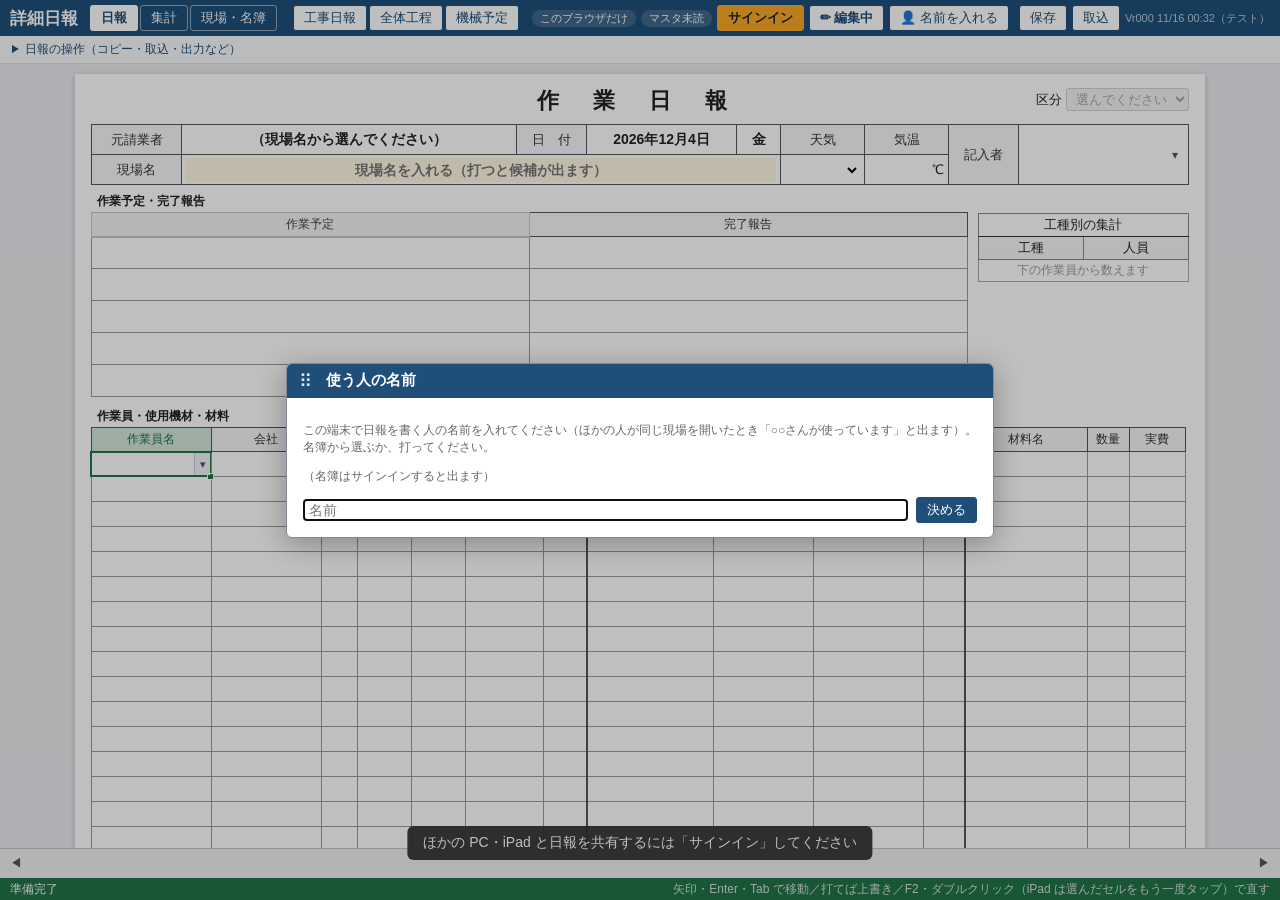
<file: jouyou/index.html>
<!doctype html>
<html lang="ja">
<head>
<meta charset="utf-8">
<meta name="viewport" content="width=device-width, initial-scale=1, viewport-fit=cover">
<title>詳細日報</title>
<!-- アイコンは工事日報と同じ。入り口は工事日報の1本（2026-11-03 ユーザー） -->
<link rel="manifest" href="manifest.json">
<meta name="theme-color" content="#1f3a5f">
<meta name="apple-mobile-web-app-capable" content="yes">
<meta name="mobile-web-app-capable" content="yes">
<meta name="apple-mobile-web-app-title" content="工事日報">
<link rel="apple-touch-icon" href="apple-touch-icon.png">
<link rel="icon" href="icon-192.png">
<link rel="stylesheet" href="app.css?v=202611160032">
</head>
<body>
<header id="top">
  <span class="ttl">詳細日報</span>
  <nav id="views">
    <button data-tab="sheet" class="on" title="1日1枚の作業日報">日報</button>
    <button data-tab="sum" title="締め期間の集計（日別・作業員別・機材別）">集計</button>
    <button data-tab="master" title="元請・現場・作業員名簿・職種・機材">現場・名簿</button>
  </nav>
  <nav id="apps" title="ほかのアプリ（同じ窓で開きます）">
    <button id="goNippou" class="sub">工事日報</button>
    <button id="goKotei" class="sub">全体工程</button>
    <button id="goKikai" class="sub">機械予定</button>
  </nav>
  <span class="grp right">
    <span id="sync" class="sync"></span>
    <span id="mstat" class="mstat" title="マスタ（現場一覧・名簿・自社機械）を読んだ時刻"></span>
    <button id="bSignIn" class="signin" title="会社の Microsoft アカウントでサインインして、現場・名簿・機械のマスタを読む" hidden>サインイン</button>
    <button id="bRo" class="sub rotg" title="見るだけ／編集">✏ 編集中</button>
    <button id="bMe" class="sub" title="この端末で使う人の名前（押すと直せる）">👤</button>
    <span id="who" class="ver"></span>
    <button id="bSaveFile" class="sub" title="この現場の日報をファイル（.json）に保存">保存</button>
    <button id="bLoadFile" class="sub" title="保存したファイル（.json）を取り込む">取込</button>
    <input type="file" id="fileIn" accept=".json,application/json,.xlsx,.xls" hidden>
    <span id="ver" class="ver">Vr000 11/16 00:32（テスト）</span>
  </span>
</header>

<main id="app">
  <!-- 日報 -->
  <section id="pSheet">
    <details class="sheet-actions"><summary>日報の操作（コピー・取込・出力など）</summary>
    <div class="ribbon">
      <button id="bCopyPrev" class="sub" title="カレンダーで日報の入っている日を選び、中身を見てからこの日に写す">選択した日からコピー</button>
      <button id="bImport" class="sub" title="配置表（確定があれば確定、なければ予定）の作業内容・作業員と、クロジカの CSV の内容（完了報告）を、一覧で選んでからこの日に入れる">配置表・クロジカから取り込む…</button>
      <button id="bXlsIn" class="sub" title="元の作業日報の Excel（.xlsx・.xls）から、日を選んで読む（その日のまま／いま開いている日へ）">Excel から読む…</button>
      <input type="file" id="xlsFile" accept=".xlsx,.xls" hidden>
      <button id="bFind" class="sub" title="名前・会社・作業内容・工種などで日報を探し、当てはまる日の一覧からその日の日報を出す">🔍 日報を探す</button>
      <span class="rsep"></span>
      <span id="pgBar" class="pgbar"></span>
      <span class="rsep"></span>
      <button id="bInsRow" class="sub" title="選んだ行の上に行を入れる（Ctrl+Shift+＋）">行の挿入</button>
      <button id="bDelRow" class="sub" title="選んだ行を消す（Ctrl+－）">行の削除</button>
      <button id="bUndo" class="sub" title="元に戻す（Ctrl+Z）">↶</button>
      <button id="bRedo" class="sub" title="やり直す（Ctrl+Y）">↷</button>
      <span class="rsep"></span>
      <button id="bXlsDay" class="sub" title="この日を Excel（1シート）で出す">Excel（この日）</button>
      <button id="bPdfDay" class="sub" title="この日を印刷・PDF（A4 横 1枚）">PDF（この日）</button>
      <button id="bOut" class="sub" title="期間をまとめて Excel・PDF で出す（1シート1日＋集計）">期間で出力…</button>
      <button id="bClearDay" class="sub danger" title="カレンダーで日を選んで（いくつでも）日報をまとめて消す">日報を消す…</button>
      <span id="status" class="rstatus"></span>
    </div>
    </details>
    <div id="roBar" class="robar" hidden></div>
    <div id="sheetWrap">
      <div class="paper-nav" id="paperNav" aria-label="日報の表示と前後移動">
        <button id="bPrevD" class="sub paper-arrow" aria-label="前の日報">◀</button>
        <div class="paper-controls"><span>表示</span>
          <button id="bySite" class="sub" aria-pressed="true">現場ごと</button><button id="byWriter" class="sub" aria-pressed="false">記入者ごと</button>
          <span id="writerControl" hidden><button type="button" id="detailWriter" class="sub" aria-haspopup="dialog">記入者を選ぶ</button></span>
          <span id="detailContext" role="status"></span>
        </div>
        <button id="bNextD" class="sub paper-arrow" aria-label="次の日報">▶</button>
      </div>
      <div id="detailEmpty" class="detail-empty" hidden><p id="detailEmptyText"></p><button id="detailChooseSite" class="sub">現場名を選ぶ</button></div>
      <div id="sheet"></div>
    </div>
    <div class="tabbar">
      <button class="tnav" id="tPrev" title="前の締め期間">◀</button>
      <div id="tabs"></div>
      <button class="tnav" id="tNext" title="次の締め期間">▶</button>
    </div>
    <div class="statusbar"><span id="mode">準備完了</span><span id="stat"></span><span id="saved"></span><span class="keys">矢印・Enter・Tab で移動／打てば上書き／F2・ダブルクリック（iPad は選んだセルをもう一度タップ）で直す</span></div>
  </section>

  <!-- 集計 -->
  <section id="pSum" hidden>
    <div class="ribbon">
      <span>期間</span>
      <input type="hidden" id="sumFrom"><input type="hidden" id="sumTo"><button id="sumRange" class="sub daybtn" title="押すと始まり・終わりのカレンダーで選べます"></button>
      <button id="sumPrev" class="sub" title="前の締め期間">◀</button>
      <button id="sumNext" class="sub" title="次の締め期間">▶</button>
      <span class="rsep"></span>
      <button id="bSumXls" class="sub" title="この期間を Excel に（1シート1日＋集計シート）">Excel（日報＋集計）</button>
      <button id="bSumPdf" class="sub" title="集計を印刷・PDF">PDF（集計）</button>
      <span class="rsep"></span><span id="sumShow" class="sumshow"></span>
    </div>
    <div class="scroll" id="sumBody"></div>
  </section>

  <!-- 現場・名簿 -->
  <section id="pMaster" hidden>
    <div class="scroll" id="masterBody"></div>
  </section>
</main>

<!-- 小窓（見出しの ⠿ で動かせる・外を押しても閉じない） -->
<dialog id="dPeople">
  <div class="dhead"><span class="grip" title="ここを持って動かす">⠿</span><h3>記入者を選ぶ</h3><button type="button" class="sub x" data-close>×</button></div>
  <div class="dbody">
    <div class="people-tools"><div id="peopleGroups" class="filter-choices" aria-label="人の区分"></div><label>名前で絞る <input id="peopleQuery" type="search" placeholder="入力しなくても一覧から選べます"></label><button id="peopleClear" type="button" class="sub">絞り込み解除</button></div>
    <div id="peopleResults" class="people-results"></div>
    <p class="note">新しい方は社員・作業員マスターへ追加してから「マスターを読み直す」を押してください。この画面で名前を新規登録することはできません。</p>
    <p id="peopleMasterStatus" class="note" role="status"></p>
    <div class="btns"><button id="peopleReload" type="button" class="sub">マスターを読み直す</button><span class="sp"></span><button type="button" class="sub" data-close>閉じる</button></div>
  </div>
</dialog>
<dialog id="dSite">
  <div class="dhead"><span class="grip" title="ここを持って動かす">⠿</span><h3>現場名を選ぶ</h3><button type="button" class="sub x" data-close>×</button></div>
  <div class="dbody">
    <p class="note">名前・工事コードや地域・元請名で絞り込み、登録済みの現場を選んでください。</p>
    <div class="site-filters">    <label>現場名 <input id="siteQuery" type="search" placeholder="現場名・工事コード" aria-label="現場名・工事コードで絞り込み"></label>
    <select id="inSite" aria-label="選択中の現場" hidden></select>
    <div hidden><select id="sitePeriod"></select><select id="siteArea"></select><select id="inGen"></select></div>
    <div id="siteFilterButtons" class="filter-groups">
      <fieldset><legend>期</legend><div id="periodChoices" class="filter-choices"></div></fieldset>
      <fieldset><legend>地域</legend><div id="areaChoices" class="filter-choices"></div></fieldset>
      <fieldset><legend>元請名</legend><div id="genChoices" class="filter-choices"></div></fieldset>
    </div>
    <button id="clearSiteFilters" class="sub">絞り込み解除</button>
    <span id="siteCount" role="status"></span>
</div>
    <div id="siteResults" class="site-results"></div>
    <div class="btns"><span class="sp"></span><button type="button" class="sub" data-close>閉じる</button></div>
  </div>
</dialog>
<div hidden><button id="inDay"></button><button id="bToday"></button></div>

<dialog id="dSign">
  <div class="dhead"><span class="grip" title="ここを持って動かす">⠿</span><h3>元請サイン</h3><button type="button" class="sub x" data-close>×</button></div>
  <div class="dbody">
    <p class="note" id="signNote">枠の中に指・ペンでサインしてください。</p>
    <canvas id="signPad" width="600" height="220"></canvas>
    <div class="btns"><button type="button" class="sub" id="signClear">書き直す</button><span class="sp"></span><button type="button" class="sub" data-close>やめる</button><button type="button" id="signOk">決定</button></div>
  </div>
</dialog>

<dialog id="dOut">
  <div class="dhead"><span class="grip" title="ここを持って動かす">⠿</span><h3>期間で出力</h3><button type="button" class="sub x" data-close>×</button></div>
  <div class="dbody">
    <div class="grid">
      <label>期間</label><span><input type="hidden" id="outFrom"><input type="hidden" id="outTo"><button type="button" id="outRange" class="sub daybtn" title="押すと始まり・終わりのカレンダーで選べます"></button></span>
      <label>入れる日</label><span><label><input type="checkbox" id="outOnlyData" checked> 書いた日だけ</label></span>
      <label>集計</label><span><label><input type="checkbox" id="outSum" checked> 集計シートも付ける</label></span>
    </div>
    <p class="note" id="outInfo"></p>
    <div class="btns"><span class="sp"></span><button type="button" class="sub" data-close>やめる</button><button type="button" id="outPdf" class="sub">PDF（印刷）</button><button type="button" id="outXls">Excel</button></div>
  </div>
</dialog>

<dialog id="dXls">
  <div class="dhead"><span class="grip" title="ここを持って動かす">⠿</span><h3>Excel から読む</h3><button type="button" class="sub x" data-close>×</button></div>
  <div class="dbody">
    <p class="note" id="xlsInfo"></p>
    <div class="xlsMode">
      <label><input type="radio" name="xlsMode" id="xlsModeSame" checked> Excel の日付のまま入れる（選んだ日をその日に）</label>
      <label><input type="radio" name="xlsMode" id="xlsModeCur"> いま開いている日へ写す：<b id="xlsCurDay"></b>（1日を選ぶ。天気・気温・備考・サインは写さない）</label>
    </div>
    <div id="xlsRange" class="btns"><span>日</span><input type="date" id="xlsFrom"> 〜 <input type="date" id="xlsTo"><button type="button" class="sub small" id="xlsAll">全部</button><button type="button" class="sub small" id="xlsNone">外す</button></div>
    <div id="xlsList" class="xlsList"></div>
    <div class="btns"><span class="sp"></span><button type="button" class="sub" data-close>やめる</button><button type="button" id="xlsOk">読む</button></div>
  </div>
</dialog>

<dialog id="dDayCopy">
  <div class="dhead"><span class="grip" title="ここを持って動かす">⠿</span><h3>日報の内容をコピー</h3><button type="button" class="sub x" data-close>×</button></div>
  <div class="dbody">
    <p id="dayCopySite" class="note"></p>
    <div class="copy-calendars"><section><h4>どこから：コピー元</h4><div id="copyFromCal"></div></section><span class="copy-direction" aria-hidden="true">→</span><section><h4>どこへ：コピー先</h4><div id="copyToCal"></div></section></div>
    <p id="dayCopySummary" role="status"></p><p id="dayCopyWarning" class="note ng"></p>
    <p class="note">作業予定・作業員・外注・機材・材料をコピーします。コピー先の完了報告欄は空になります。天気・気温・記入者・サイン・高速・燃料はコピー先の値を残します。</p>
    <div class="btns"><span class="sp"></span><button type="button" class="sub" data-close>やめる</button><button type="button" id="dayCopyRun">指定した日にコピーする</button></div>
  </div>
</dialog>
<dialog id="dCal">
  <div class="dhead"><span class="grip" title="ここを持って動かす">⠿</span><h3 id="calH">日を選ぶ</h3><button type="button" id="calTop" class="sub" title="工事日報の1週間の表（入口）に戻る">トップに戻る</button><button type="button" class="sub x" data-close>×</button></div>
  <div class="dbody">
    <div class="btns cal-actions" id="calActions"><button type="button" id="calDeleteMode" class="sub danger">日報を消す…</button><button type="button" id="calCopyMode" class="sub">指定した日からコピー…</button><button type="button" id="calNormalMode" class="sub" hidden>日を選ぶ画面に戻る</button></div>
    <div class="calnav"><button type="button" class="sub" id="calPrev" title="前の月">◀</button><b id="calTtl"></b><button type="button" class="sub" id="calNext" title="次の月">▶</button></div>
    <p class="note" id="calInfo"></p>
    <div class="calgrid" id="calGrid"></div>
    <div class="btns" id="calDelBar" hidden><span class="note" id="calDelN"></span><span class="sp"></span><button type="button" class="sub" data-close>やめる</button><button type="button" class="danger" id="calDelOk">選んだ日の日報を消す</button></div>
    <p class="note callg"><span class="lg has">●</span> 記入済み　<span class="lg today"></span> 今日　<span class="lg on"></span> 開いている日　<span class="lg inper"></span> 締め期間</p>
    <div class="btns" id="calBtns"><button type="button" class="sub" id="calPrevHas">◀ 前の記入済み</button><button type="button" class="sub" id="calNextHas">次の記入済み ▶</button><span class="sp"></span><button type="button" class="sub" id="calToday">今日</button></div>
  </div>
</dialog>

<dialog id="dName">
  <div class="dhead"><span class="grip" title="ここを持って動かす">⠿</span><h3>使う人の名前</h3><button type="button" class="sub x" id="nmX" data-close>×</button></div>
  <div class="dbody">
    <p class="note">この端末で日報を書く人の名前を入れてください（ほかの人が同じ現場を開いたとき「○○さんが使っています」と出ます）。<br>名簿から選ぶか、打ってください。</p>
    <div class="nmList" id="nmList"></div>
    <div class="btns"><input id="nmIn" autocomplete="off" placeholder="名前" style="flex:1"><button type="button" id="nmOk">決める</button></div>
  </div>
</dialog>

<dialog id="dYure">
  <div class="dhead"><span class="grip" title="ここを持って動かす">⠿</span><h3>似た書き方があります</h3><button type="button" class="sub x" data-close>×</button></div>
  <div class="dbody">
    <div id="yrBody"></div>
    <div class="btns"><span class="sp"></span><button type="button" class="sub" data-close>このままにする</button><button type="button" id="yrOk">決める</button></div>
  </div>
</dialog>

<dialog id="dRange">
  <div class="dhead"><span class="grip" title="ここを持って動かす">⠿</span><h3>期間を選ぶ</h3><button type="button" class="sub x" data-close>×</button></div>
  <div class="dbody">
    <p class="note" id="rgInfo"></p>
    <div class="rgwrap"><div><div class="rgT">始まり</div><div id="rgA"></div></div><div><div class="rgT">終わり（始まりより前は選べません）</div><div id="rgB"></div></div></div>
    <div class="btns"><button type="button" class="sub" id="rgPrevPer">◀ 前の締め期間</button><button type="button" class="sub" id="rgPer">締め期間</button><button type="button" class="sub" id="rgNextPer">次の締め期間 ▶</button><button type="button" class="sub" id="rgMonth">その月（1日〜末日）</button><span class="sp"></span><button type="button" class="sub" data-close>やめる</button><button type="button" id="rgOk">決める</button></div>
  </div>
</dialog>

<dialog id="dNew">
  <div class="dhead"><span class="grip" title="ここを持って動かす">⠿</span><h3>一覧に無い言葉</h3><button type="button" class="sub x" data-close>×</button></div>
  <div class="dbody">
    <div id="nwBody"></div>
    <div class="btns"><span class="sp"></span><button type="button" class="sub" id="nwNo">足さない（もう聞かない）</button><button type="button" id="nwOk">チェックしたものを足す</button></div>
  </div>
</dialog>

<dialog id="dKp">
  <div class="dhead"><span class="grip" title="ここを持って動かす">⠿</span><h3 id="kpTtl">期間ごとの単価</h3><button type="button" class="sub x" data-close>×</button></div>
  <div class="dbody" id="kpBody"></div>
</dialog>

<dialog id="dForm">
  <!-- フォームの共通ルール（2026-11-14）：選ぶボタンはハンドルの右（いつも見える）。外を押しても閉じない（選ぶまで閉じない） -->
  <div class="dhead"><span class="grip" title="ここを持って動かす">⠿</span><h3>この現場の区分を選んでください</h3><button type="button" data-form="請負" class="sub">請負</button><button type="button" data-form="常用" class="sub">常用</button></div>
  <div class="dbody">
    <p class="note"><b id="fmSite"></b><br>常用＝請負とは別に使ったものを請求する仕事／請負＝請負の範囲の仕事（常用の計算に入れません）。<br>次からは前回選んだ区分が入ります。日ごとに変えるときは日報の上の「区分」で。</p>
  </div>
</dialog>

<dialog id="dEdit">
  <div class="dhead"><span class="grip" title="ここを持って動かす">⠿</span><h3 id="eTtl"></h3><button type="button" class="sub x" data-close>×</button></div>
  <div class="dbody" id="eBody"></div>
</dialog>

<dialog id="dFind">
  <div class="dhead"><span class="grip" title="ここを持って動かす">⠿</span><h3>日報を探す</h3><button type="button" class="sub x" data-close>×</button></div>
  <div class="dbody">
    <div class="btns fbar"><input id="fQ" type="search" placeholder="名前・会社・作業予定・工種・機材・材料名" autocomplete="off"><select id="fCol" title="どの欄で探すか"></select><label><input type="checkbox" id="fAll"> 全部の現場</label></div>
    <div id="fRes"></div>
  </div>
</dialog>

<div id="printArea"></div>
<div id="toast" class="toast"></div>

<script src="config.js?v=202611160032"></script>
<script src="lib/msal-browser.min.js"></script>
<script src="lib/exceljs.min.js"></script>
<script src="lib/xlsx.full.min.js"></script>
<script src="grid.js?v=202611160032"></script>
<script src="calendar-tools.js?v=202611160032"></script>
<script src="navigation.js?v=202611160032"></script>
<script src="app.js?v=202611160032"></script>
<script src="link.js?v=202611160032"></script>
<script src="writer.js?v=202611160032"></script>
</body>
</html>
</file>
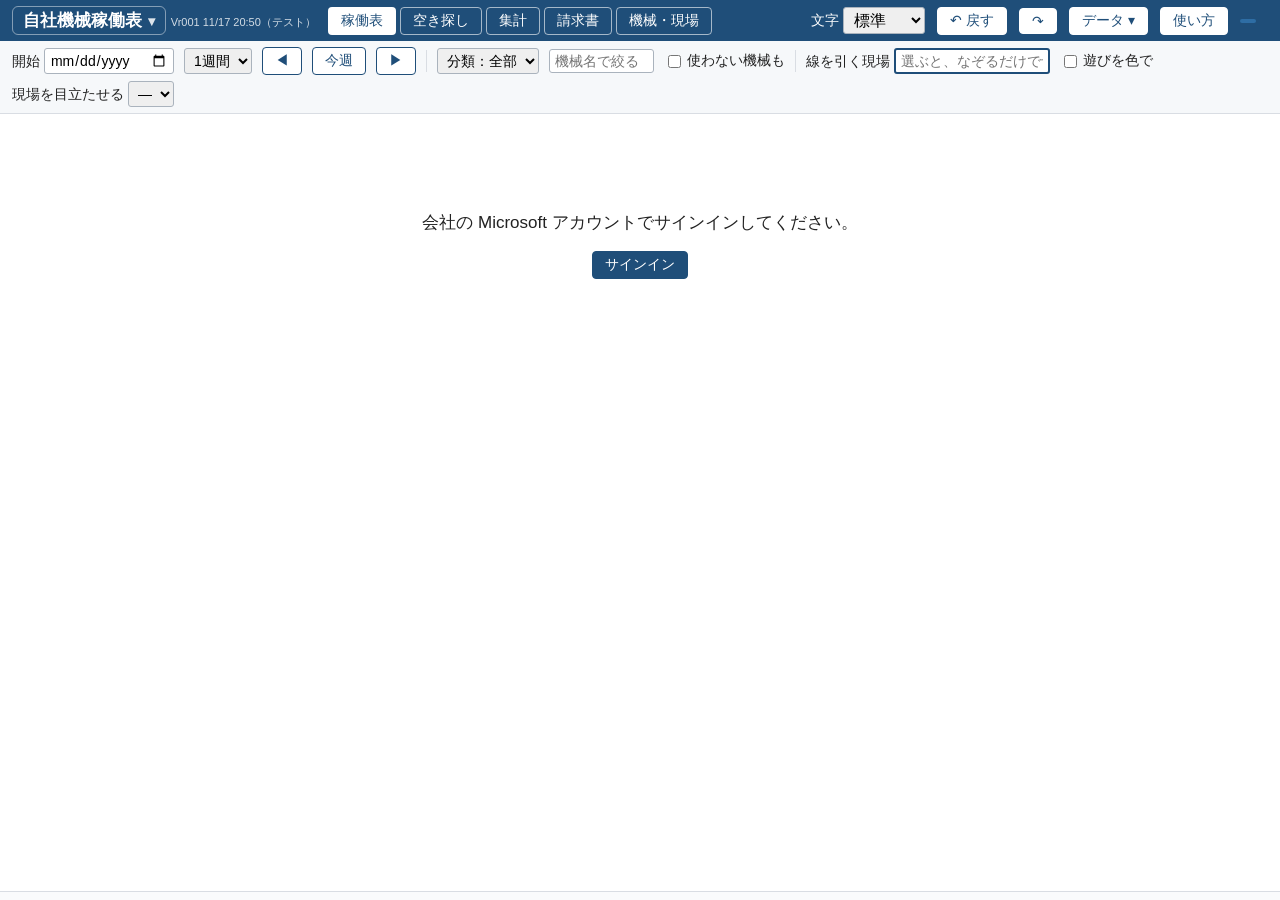
<file: kikai/index.html>
<!doctype html>
<html lang="ja">
<head>
<meta charset="utf-8">
<meta name="viewport" content="width=device-width, initial-scale=1, maximum-scale=1, user-scalable=no">
<title>自社機械稼働表</title>
<!-- アプリとして入れる（2026-10-31。パソコンは「アプリをインストール」、iPad は「ホーム画面に追加」。アイコンは tools\アイコンを作る.py） -->
<link rel="icon" type="image/png" sizes="32x32" href="favicon.png">
<link rel="icon" type="image/png" sizes="192x192" href="icon-192.png">
<link rel="apple-touch-icon" href="apple-touch-icon.png">
<link rel="manifest" href="manifest.json">
<meta name="theme-color" content="#1f4e79">
<meta name="apple-mobile-web-app-capable" content="yes">
<meta name="apple-mobile-web-app-title" content="自社機械">
<link rel="stylesheet" href="app.css?v=Vr001 11/17 20:50（テスト）">
</head>
<body>
<header>
  <h1><button type="button" class="appTitle" data-appmenu title="押すとほかのアプリへ切り替え（同じ窓）">自社機械稼働表</button> <small id="ver" title="いま開いている版。押すと新しい版があるか確かめます">Vr001 11/17 20:50（テスト）</small></h1>
  <!-- 左上のタイトルを押すと、アプリを切り替えるプルダウン（2026-11-17 ユーザー。common/appmenu.js。帯の移動ボタンはやめた） -->

  <nav id="tabs">
    <button data-tab="chart" class="on">稼働表</button>
    <button data-tab="free">空き探し</button>
    <button data-tab="sum">集計</button>
    <button data-tab="bill">請求書</button>
    <button data-tab="master">機械・現場</button>
  </nav>
  <div class="sp"></div>
  <label class="chartOnly font" title="稼働表の文字の大きさ（Ctrl＋＋／－／0 でも）">文字 <select id="vFont"></select></label>
  <button class="sub" id="bUndo" title="元に戻す（Ctrl＋Z）">↶ 戻す</button>
  <button class="sub" id="bRedo" title="やり直す（Ctrl＋Y）">↷</button>
  <button class="sub" id="bData">データ ▾</button>
  <button class="sub" id="bHelp" title="使い方を別の窓で開く">使い方</button>
  <span id="sync" class="sync"></span>
  <span id="who" class="who"></span>
</header>
<div id="updBar" hidden>新しい版が出ています（<span id="updVer"></span>）<button id="bUpd">更新する</button></div>

<div id="bar">
  <label>開始 <input type="date" id="vFrom"></label>
  <select id="vMonths" title="表示する長さ。◀ ▶ でこの長さずつ動きます">
    <option value="1w">1週間</option><option value="2w">2週間</option><option value="1m">1か月</option><option value="2m">2か月</option>
  </select>
  <button class="sub" id="vPrev">◀</button><button class="sub" id="vToday" title="今週の月曜から表示します（今日の列は黄色）">今週</button><button class="sub" id="vNext">▶</button>
  <span class="sep"></span>
  <select id="vCat"><option value="">分類：全部</option></select>
  <input id="vQ" placeholder="機械名で絞る" size="10">
  <label class="ck"><input type="checkbox" id="vUnused"> 使わない機械も</label>
  <span class="sep chartOnly"></span>
  <label class="chartOnly paint" title="先に現場を選んでおくと、空いている所をなぞるだけで、その現場の予約の線が引ける。空のときは、なぞった後に小窓で現場を選ぶ">線を引く現場
    <input id="vPaint" list="siteList" placeholder="選ぶと、なぞるだけで予約" size="16"></label>
  <label class="ck chartOnly"><input type="checkbox" id="vIdle"> 遊びを色で</label>
  <label class="chartOnly">現場を目立たせる <select id="vFocus"><option value="">―</option></select></label>
  <span class="sp"></span>
  <span id="warn"></span>
</div>

<div id="signin" class="center" hidden>
  <p id="signinHead">会社の Microsoft アカウントでサインインしてください。</p>
  <button id="bSignIn">サインイン</button>
  <p id="signinMsg" class="ng"></p>
</div>
<div id="loading" class="center" hidden>読み込み中…</div>

<main>
  <section id="pChart" class="page on"><div id="wrap"><div id="chart"></div></div></section>
  <section id="pFree" class="page"></section>
  <section id="pSum" class="page"></section>
  <section id="pBill" class="page"></section>
  <section id="pMaster" class="page"></section>
</main>

<div id="legend"></div>
<datalist id="siteList"></datalist><datalist id="svcList"></datalist><datalist id="realList"></datalist>

<!-- 予約の小窓 -->
<dialog id="dRes">
  <form method="dialog" autocomplete="off">
    <div class="dhead">
      <h3 id="rTitle" tabindex="-1" autofocus>予約</h3>
      <button type="button" class="danger" id="rDel">消す</button>
      <button type="button" class="sub" id="rCancel">やめる</button>
      <button type="button" id="rSave">保存</button>
    </div>
    <div class="dbody">
    <div class="grid">
      <label>機械</label><select id="rM"></select>
      <label>区分</label><span><label class="ck"><input type="radio" name="rK" value="昼" checked> 昼</label> <label class="ck"><input type="radio" name="rK" value="夜"> 夜</label></span>
      <label>行き先</label><input id="rSite" list="siteList" placeholder="現場名（機材センター・積置き・整備 なども）">
      <label id="rSvcL" hidden>整備の内容</label><span id="rSvcW" hidden><input id="rSvc" list="svcList" placeholder="点検・車検・クレーン検査 など（自由に書けます）"></span>
      <label id="rTkL" hidden>積置き</label><span id="rTkW" hidden>どこの現場 <input id="rTkS" list="realList" size="14" placeholder="現場名">
        積置き中の請求 <label class="ck"><input type="radio" name="rTkB" value="する"> する</label> <label class="ck"><input type="radio" name="rTkB" value="しない" checked> しない</label></span>
      <label>期間</label><span><input type="date" id="rFrom"> 〜 <input type="date" id="rTo"></span>
      <label>使う曜日</label><span>平日 <label class="ck"><input type="checkbox" id="rSat"> 土</label> <label class="ck"><input type="checkbox" id="rSun"> 日・祝</label></span>
      <label>使う日</label><span>
        <label class="ck"><input type="radio" name="rCalM" value="plan" checked> 使う日・使わない日を選ぶ</label>
        <label class="ck"><input type="radio" name="rCalM" value="done"> 使わなかった日を申告する（あとから）</label>
        <div id="rCal"></div>
        <span class="note">日を押すと切り替わります。<i class="lg cyes"></i>使う　<i class="lg cno"></i>使わない　<i class="lg cun"></i>使わなかった（申告）</span></span>
      <label>状態</label><span><label class="ck"><input type="radio" name="rSt" value="確定" checked> 確定</label> <label class="ck"><input type="radio" name="rSt" value="仮"> 仮（相談中）</label></span>
      <label>台数</label><span><input id="rN" class="num" inputmode="numeric" size="3"> 台 <span id="rNcap" class="note"></span></span>
      <label>料金</label><span><span id="rPiW" hidden>単価表の行（備考） <select id="rPi"></select><br></span><select id="rPm"></select>
        <span id="rPqW">数量 <input id="rPq" class="num" inputmode="numeric" size="4"> <span id="rPu"></span></span>
        <span id="rPaW">金額 <input id="rPa" class="num" inputmode="numeric" size="9"> 円</span>
        <div id="rPinfo" class="pinfo"></div></span>
      <label>メモ</label><input id="rMemo" placeholder="回送の手配・オペ付き など">
      <label>特別単価</label><span>
        <label class="ck"><input type="checkbox" id="rNg"> 予算の無い現場なので、機材センター長と単価を交渉した（する）</label>
        <div id="rNgBox" class="ngbox" hidden>
          <div>結果 <label class="ck"><input type="radio" name="rNgR" value="決まった" checked> 決まった</label> <label class="ck"><input type="radio" name="rNgR" value="交渉中"> 交渉中</label></div>
          <div>特別単価 <input id="rNgP" class="num" inputmode="numeric" placeholder="円"> 円／日 <span id="rNgBase" class="note"></span></div>
          <div>交渉した日 <input type="date" id="rNgD"> 相手 <input id="rNgW" size="8"> 方法 <select id="rNgH"><option>対面</option><option>電話</option><option>メール</option><option>その他</option></select></div>
          <div><input id="rNgM" placeholder="交渉の中身（条件・回送費の扱い など）"></div>
          <div id="rNgLog" class="note"></div>
        </div></span>
    </div>
    <div id="rInfo" class="note"></div>
    <div id="rWarn"></div>
    </div>
  </form>
</dialog>

<!-- 現場を登録する小窓（2026-10-31 ユーザー：稼働表で予約を入れるとき、まだ無い現場ならその場で 社内現場名・コード・元請・地域・工期 を登録） -->
<dialog id="dSite">
  <form method="dialog" autocomplete="off">
    <div class="dhead">
      <h3 id="sgTitle" tabindex="-1" autofocus>新しい現場を登録</h3>
      <button type="button" class="sub" id="sgCancel">やめる</button>
      <button type="button" id="sgSave">登録</button>
    </div>
    <div class="dbody">
    <p id="sgNote" class="note"></p>
    <div class="grid">
      <label>社内現場名</label><input id="sgName" list="sgNames" placeholder="全体工程表の「社内工事名」とそろえる（受注台帳等の現場は選べます）"><datalist id="sgNames"></datalist>
      <label>現場コード</label><input id="sgCode" list="sgCodes" inputmode="numeric" size="8" placeholder="510031 など"><datalist id="sgCodes"></datalist>
      <label>工事名（正式）</label><input id="sgFull" placeholder="契約書どおりの工事名（無くてもよい）">
      <label>元請</label><input id="sgPrime" placeholder="元請（役所から直に受けたら 自社請け）">
      <label>発注者</label><input id="sgOrd" placeholder="自社請けのとき：横浜市 など">
      <label>地域</label><input id="sgArea" size="10" placeholder="横浜市 など">
      <label>工期</label><span><input type="date" id="sgFrom"> 〜 <input type="date" id="sgTo"></span>
      <label>担当</label><input id="sgWho" size="10">
      <label>場所</label><input id="sgPlace" placeholder="住所・目印">
      <label>種類</label><select id="sgKind"></select>
    </div>
    <div id="sgWarn"></div>
    </div>
  </form>
</dialog>

<!-- データの小窓 -->
<dialog id="dData">
  <form method="dialog">
    <div class="dhead">
      <h3>データ</h3>
      <button type="button" class="sub" id="ioClose">閉じる</button>
    </div>
    <div class="dbody">
    <p class="note" id="ioWhere"></p>
    <div class="col">
      <button type="button" id="ioImport">Excel から取り込んだデータを読む</button>
      <button type="button" class="sub" id="ioOpen">ファイルから読み込む（.json）</button>
      <button type="button" class="sub" id="ioSave">ファイルに書き出す（.json）</button>
      <button type="button" class="sub" id="ioPrint">印刷（稼働表・A3横）</button>
      <button type="button" class="danger" id="ioClear">全部消す</button>
    </div>
    <input type="file" id="ioFile" accept=".json,application/json" hidden>
    <div id="ioMsg" class="note"></div>
    </div>
  </form>
</dialog>

<div id="ctx" hidden></div>
<div id="tip" hidden></div>
<div id="toast" hidden></div>

<script src="lib/msal-browser.min.js"></script>
<script src="config.js?v=Vr001 11/17 20:50（テスト）"></script>
<script src="app.js?v=Vr001 11/17 20:50（テスト）"></script>
<script src="excel.js?v=Vr001 11/17 20:50（テスト）"></script>
<script src="bill.js?v=Vr001 11/17 20:50（テスト）"></script>
<script src="../common/appmenu.js"></script>
</body>
</html>
</file>
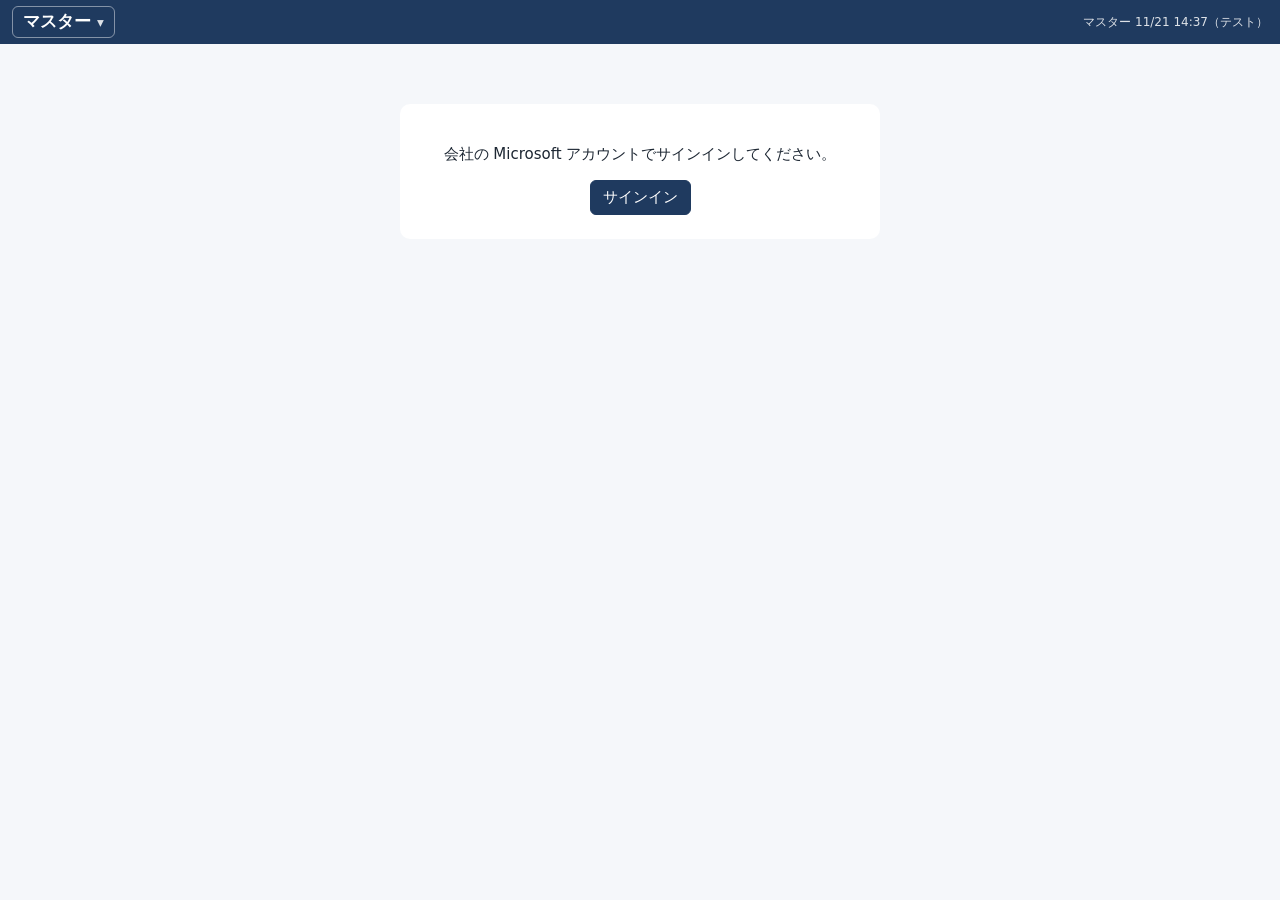
<file: master/index.html>
<!doctype html>
<html lang="ja">
<head>
<meta charset="utf-8">
<meta name="viewport" content="width=device-width, initial-scale=1">
<title>マスター</title>
<link rel="icon" href="../nippou/icon-192.png">
<link rel="stylesheet" href="app.css?v=202611211437">
</head>
<body>
<header id="bar">
  <button type="button" class="appTitle" data-appmenu title="ほかのアプリへ（同じ窓で開きます）">マスター</button>
  <span class="right">
    <span id="who" class="ver"></span>
    <span class="ver">マスター 11/21 14:37（テスト）</span>
  </span>
</header>

<section id="signin" class="signin" hidden>
  <p id="signinMsg">会社の Microsoft アカウントでサインインしてください。</p>
  <button id="bSignIn" type="button" class="pri">サインイン</button>
</section>

<main id="app" hidden>
  <nav class="kinds" id="kinds"></nav>
  <div class="tools">
    <div class="tabs" id="tabs">
      <button type="button" data-f="all" class="on">全部</button>
      <button type="button" data-f="fix">直した・足した</button>
      <button type="button" data-f="out">外した</button>
    </div>
    <input id="q" type="search" placeholder="名前・コードで探す" autocomplete="off">
    <button id="bAdd" type="button" class="pri">＋ 足す</button>
  </div>
  <p id="info" class="info"></p>
  <div class="tblwrap"><table id="tbl"><thead></thead><tbody></tbody></table></div>
</main>

<div id="dlg" class="dlg" hidden role="dialog" aria-modal="true">
  <div class="dwin" id="dwin">
    <div class="dhead" id="dhead"><b id="dTitle"></b><span class="dbtns"><button type="button" id="dClose">閉じる</button><button type="button" id="dSave" class="pri">直す</button></span></div>
    <form class="dbody" id="dlgBody" autocomplete="off"></form>
  </div>
</div>
<div id="toast" class="toast" hidden></div>

<!-- 共通の部品（設定・サインイン・読み書き・アプリの行き来・マスタ） -->
<script src="../common/lib/msal-browser.min.js"></script>
<script src="../common/config.js?v=202611211437"></script>
<script src="../common/auth.js?v=202611211437"></script>
<script src="../common/store.js?v=202611211437"></script>
<script src="../common/apps.js?v=202611211437"></script>
<script src="../common/appmenu.js?v=202611211437"></script>
<script src="../common/master.js?v=202611211437"></script>
<script src="app.js?v=202611211437"></script>
</body>
</html>
</file>
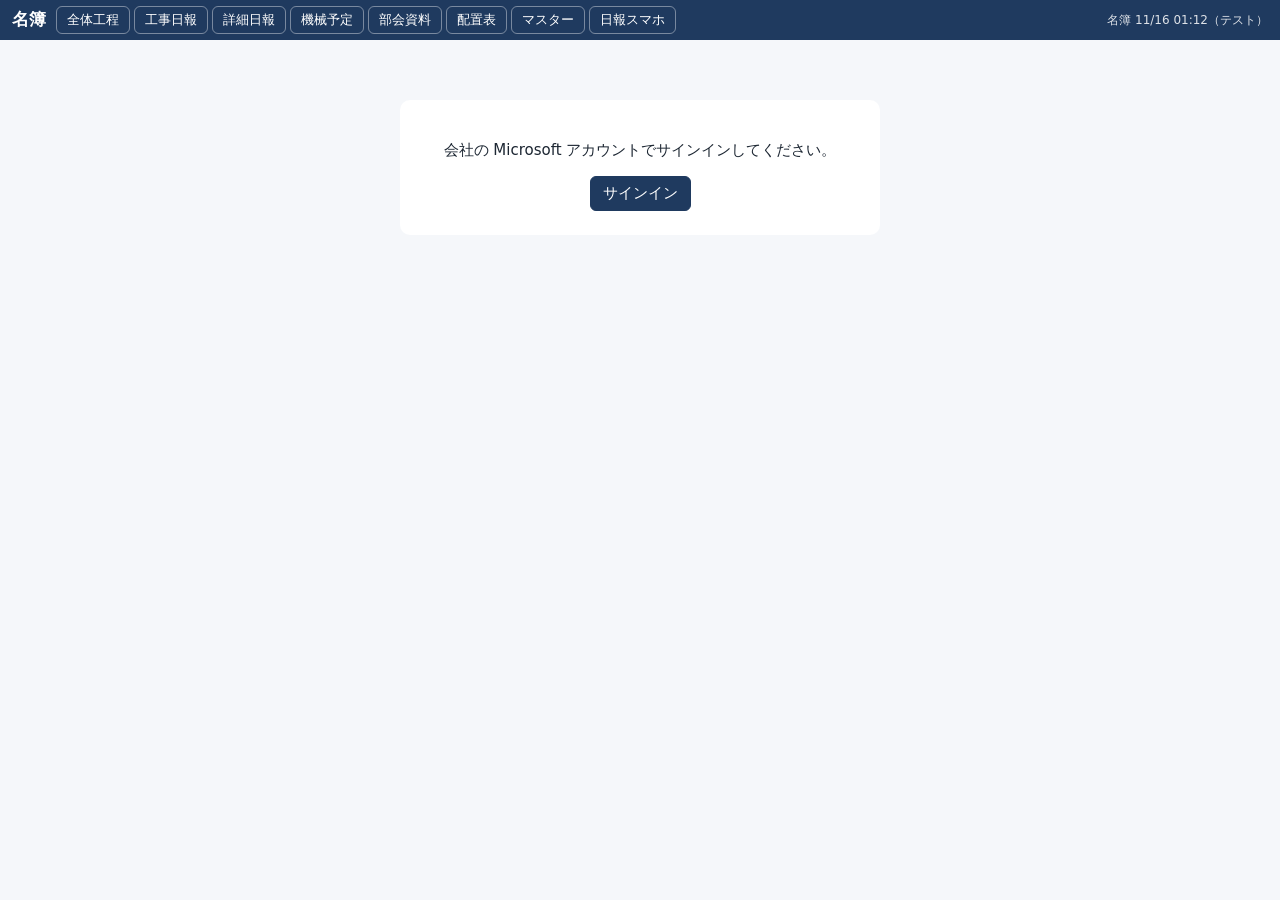
<file: meibo/index.html>
<!doctype html>
<html lang="ja">
<head>
<meta charset="utf-8">
<meta name="viewport" content="width=device-width, initial-scale=1">
<title>名簿</title>
<link rel="icon" href="../nippou/icon-192.png">
<link rel="stylesheet" href="app.css?v=202611160112">
</head>
<body>
<header id="bar">
  <b class="ttl">名簿</b>
  <nav data-hx-apps class="apps" title="ほかのアプリ（同じ窓で開きます）"></nav>
  <span class="right">
    <span id="who" class="ver"></span>
    <span class="ver">名簿 11/16 01:12（テスト）</span>
  </span>
</header>

<section id="signin" class="signin" hidden>
  <p id="signinMsg">会社の Microsoft アカウントでサインインしてください。</p>
  <button id="bSignIn" type="button" class="pri">サインイン</button>
</section>

<main id="app" hidden>
  <div class="tools">
    <div class="tabs" id="tabs">
      <button type="button" data-f="all" class="on">全員</button>
      <button type="button" data-f="社員">社員</button>
      <button type="button" data-f="従業員">従業員</button>
      <button type="button" data-f="外注">外注</button>
      <button type="button" data-f="fix">直した・足した</button>
      <button type="button" data-f="out">辞めた・外した</button>
    </div>
    <input id="q" type="search" placeholder="名前・ふりがな・会社で探す" autocomplete="off">
    <button id="bAdd" type="button" class="pri">＋ 人を足す</button>
  </div>
  <div id="diffs" class="diffs" hidden></div>
  <p id="info" class="info"></p>
  <div class="tblwrap"><table id="tbl"><thead><tr><th>名前</th><th>ふりがな</th><th>区分</th><th>会社</th><th>職種</th><th>最後の月</th><th>元</th></tr></thead><tbody></tbody></table></div>
</main>

<dialog id="dlg"><form method="dialog" id="dlgBody"></form></dialog>
<div id="toast" class="toast" hidden></div>

<!-- 共通の部品（設定・サインイン・読み書き・アプリの行き来・マスタ） -->
<script src="../common/lib/msal-browser.min.js"></script>
<script src="../common/config.js?v=202611160112"></script>
<script src="../common/auth.js?v=202611160112"></script>
<script src="../common/store.js?v=202611160112"></script>
<script src="../common/apps.js?v=202611160112"></script>
<script src="../common/master.js?v=202611160112"></script>
<script src="app.js?v=202611160112"></script>
</body>
</html>
</file>
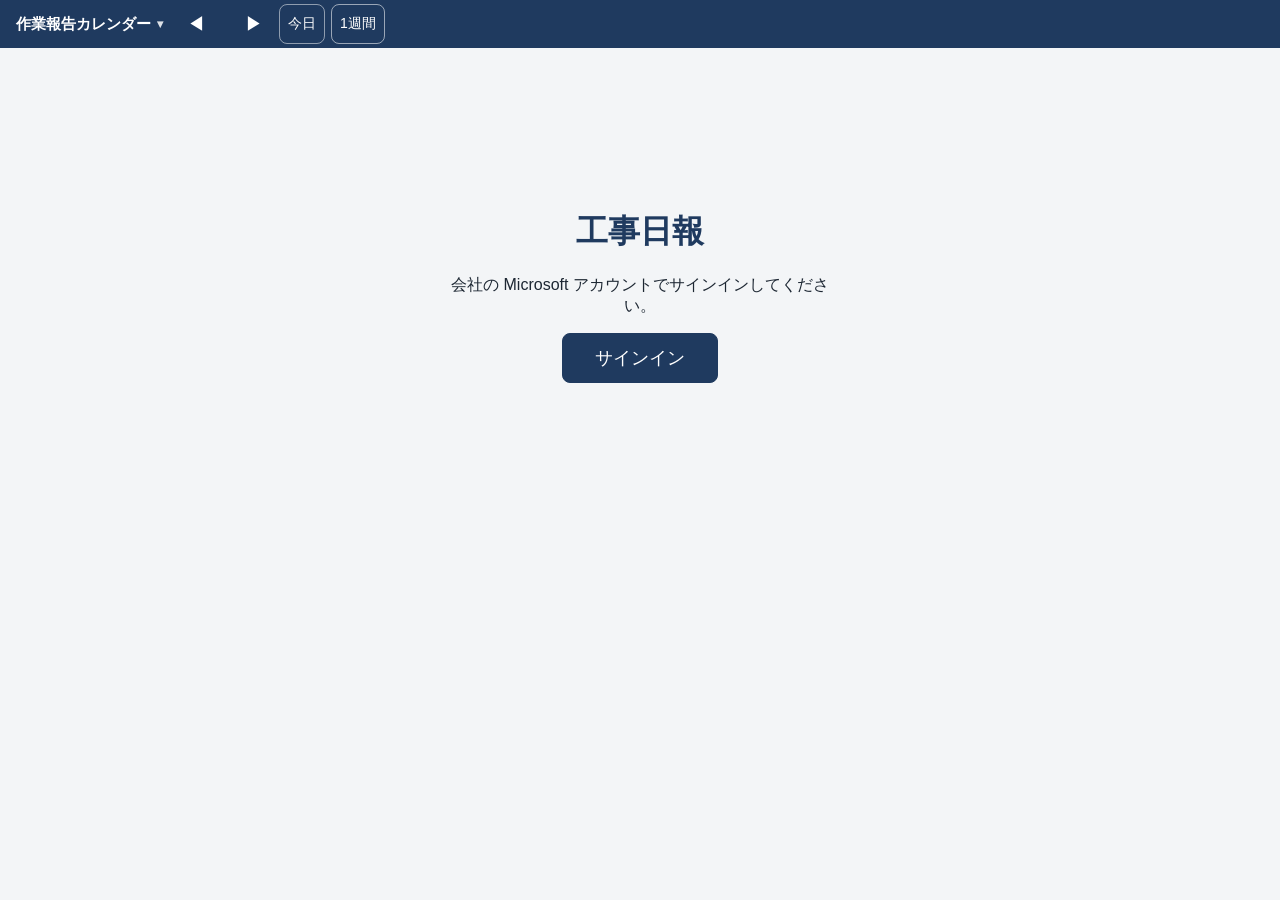
<file: nippou/index.html>
<!doctype html>
<html lang="ja">
<head>
<meta charset="utf-8">
<meta name="viewport" content="width=device-width, initial-scale=1, viewport-fit=cover">
<title>工事日報</title>
<!-- ホーム画面に置くとアドレスバーなしで開く（2026-11-01 ユーザー：PC・iPad・iPhone SE で入力する所を広く） -->
<link rel="manifest" href="manifest.json">
<meta name="theme-color" content="#1f3a5f">
<meta name="apple-mobile-web-app-capable" content="yes">
<meta name="mobile-web-app-capable" content="yes">
<meta name="apple-mobile-web-app-status-bar-style" content="default">
<meta name="apple-mobile-web-app-title" content="工事日報">
<link rel="apple-touch-icon" href="apple-touch-icon.png">
<link rel="icon" href="icon-192.png">
<link rel="stylesheet" href="app.css?v=202611211451">
</head>
<body>
<header id="top">
  <!-- 左上のタイトルを押すと、アプリを切り替えるプルダウン（2026-11-17 ユーザー。common/appmenu.js。帯の移動ボタンはやめた） -->
  <button type="button" class="appTitle" data-appmenu title="押すとほかのアプリへ切り替え（同じ窓）">作業報告カレンダー</button>
  <button id="bPrev" class="nav" aria-label="前の日">◀</button>
  <label class="date"><span id="dLabel"></span><input type="date" id="inDay" aria-label="日付"></label>
  <button id="bNext" class="nav" aria-label="次の日">▶</button>
  <button id="bToday" class="today">今日</button>
  <!-- Vr005：いつも見える。1週間に戻る・今日の日報（目立つ色）。2026-11-15 ユーザー -->
  <button id="bWeek" class="wkbtn" title="1週間の表に戻る">1週間</button>
  <button id="bTodayRep" class="todayrep" title="自分の今日の日報を開く" hidden>今日の日報</button><!-- 2026-11-17 ユーザー：要らない -->
  <span class="sp"></span>
  <!-- ほかのアプリへ（同じ窓で切り替え。2026-11-17 ユーザー：工程管理のアプリ全部に 工事日報・全体工程・機械予定） -->
  <span id="sync" class="sync"></span>
  <button id="bMe" class="me" title="名前を選び直す"></button>
</header>

<div id="signin" class="center" hidden>
  <h1>工事日報</h1>
  <p>会社の Microsoft アカウントでサインインしてください。</p>
  <button id="bSignIn" class="big">サインイン</button>
  <p id="signinMsg" class="ng"></p>
</div>

<main id="app" hidden>
  <div id="dayHead"></div>
  <div id="cards"></div>
  <p id="empty" class="emptyMsg" hidden></p>
  <section id="all" hidden></section>
</main>

<!-- いつも見えるボタン（2026-11-01 ユーザー：一番下に「現場名(行先)を追加」「現場別詳細工程」。ほかは「…」の中） -->
<footer id="bar" hidden>
  <button id="bAdd" class="add">＋ 現場名(行先)を追加</button>
  <!-- 「現場別詳細工程」「報告する」は 2026-11-17 ユーザーの指定で消した（ほかのアプリへは上の移動ボタン、報告は詳細日報で書く） -->
  <button id="bSite" class="sub" hidden>現場別詳細工程</button>
  <button id="bReport" class="go" hidden>報告する</button>
  <button id="bMore" class="more" aria-label="ほかの機能">…</button>
</footer>

<div id="menu" class="menu" hidden>
  <button data-m="cal">カレンダー（週・日・月・人別・現場別）</button>
  <button data-m="cards" hidden>日報（カードで書く）</button><!-- 2026-11-17 ユーザー：カードの日報はもう使わない -->
  <button data-m="kuro">クロジカから取り込む（CSV）</button>
  <button data-m="haichi">配置表から取り込む（過去の作業内容を一人ずつの日報に）</button>
  <button data-m="same" hidden>前の日と同じにする</button><!-- 2026-11-17 ユーザー：ここでは意味が無い -->
  <button data-m="list">この月の一覧（名前を選べば、ほかの人も）</button>
  <button data-m="mysum">この月の集計</button>
  <button data-m="all">この日の全員の日報</button>
  <button data-m="fs">文字の大きさ（5段階）</button>
  <button data-m="reload">最新を読み直す</button>
  <button data-m="install" hidden>ホーム画面に置く（アドレスバーを消す）</button><!-- 2026-11-17 ユーザー：説明が出るだけなので要らない -->
  <button data-m="me">名前を選び直す</button>
  <button data-m="find" id="mFind" hidden>日報のフォルダを調べる（管理者）</button>
  <span class="ver">Vr005 11/21 14:51（テスト）</span>
</div>

<dialog id="dlg"><div id="dlgBody"></div></dialog>
<div id="toast"></div>

<!-- 共通の部品（設定・サインイン・アプリの行き来・マスタ。2026-11-16 開発環境の整理） -->
<script src="../common/lib/msal-browser.min.js"></script>
<script src="../common/config.js?v=202611211451"></script>
<script src="../common/auth.js?v=202611211451"></script>
<script src="../common/apps.js?v=202611211451"></script>
<script src="../common/appmenu.js?v=202611211451"></script>
<script src="../common/master.js?v=202611211451"></script>
<script src="app.js?v=202611211451"></script>
<script src="imp.js?v=202611211451"></script>
<script src="kuro.js?v=202611211451"></script>
<script src="haichi.js?v=202611211451"></script>
<script src="diff.js?v=202611211451"></script>
<script src="link.js?v=202611211451"></script>
<script src="reconcile.js?v=202611211451"></script>
<script src="cal.js?v=202611211451"></script>
</body>
</html>
</file>
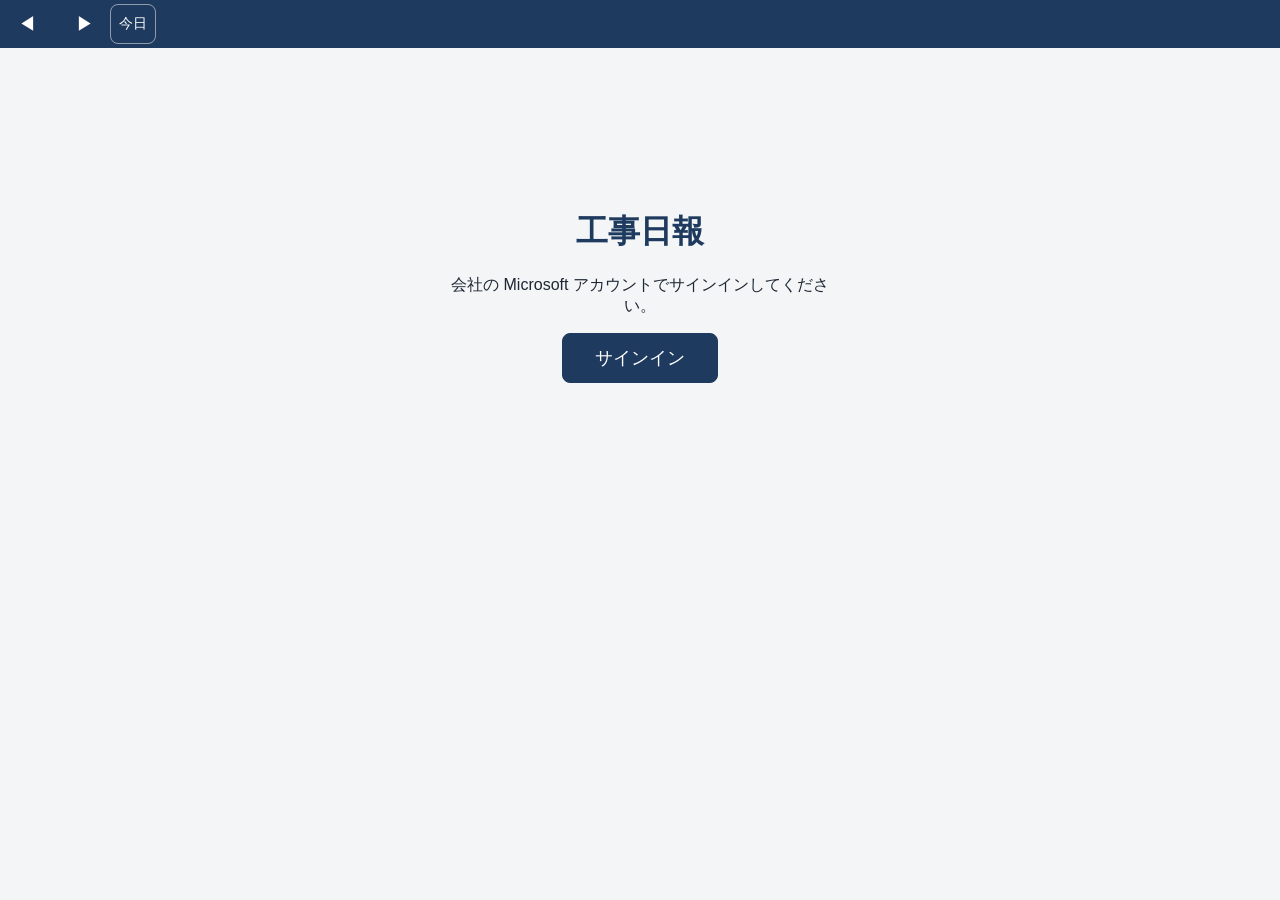
<file: nippou4/index.html>
<!doctype html>
<html lang="ja">
<head>
<meta charset="utf-8">
<meta name="viewport" content="width=device-width, initial-scale=1, viewport-fit=cover">
<title>工事日報</title>
<!-- ホーム画面に置くとアドレスバーなしで開く（2026-11-01 ユーザー：PC・iPad・iPhone SE で入力する所を広く） -->
<link rel="manifest" href="manifest.json">
<meta name="theme-color" content="#1f3a5f">
<meta name="apple-mobile-web-app-capable" content="yes">
<meta name="mobile-web-app-capable" content="yes">
<meta name="apple-mobile-web-app-status-bar-style" content="default">
<meta name="apple-mobile-web-app-title" content="工事日報">
<link rel="apple-touch-icon" href="apple-touch-icon.png">
<link rel="icon" href="icon-192.png">
<link rel="stylesheet" href="app.css?v=202611152058">
</head>
<body>
<header id="top">
  <button id="bPrev" class="nav" aria-label="前の日">◀</button>
  <label class="date"><span id="dLabel"></span><input type="date" id="inDay" aria-label="日付"></label>
  <button id="bNext" class="nav" aria-label="次の日">▶</button>
  <button id="bToday" class="today">今日</button>
  <span class="sp"></span>
  <span id="sync" class="sync"></span>
  <button id="bMe" class="me" title="名前を選び直す"></button>
</header>

<div id="signin" class="center" hidden>
  <h1>工事日報</h1>
  <p>会社の Microsoft アカウントでサインインしてください。</p>
  <button id="bSignIn" class="big">サインイン</button>
  <p id="signinMsg" class="ng"></p>
</div>

<main id="app" hidden>
  <div id="dayHead"></div>
  <div id="cards"></div>
  <p id="empty" class="emptyMsg" hidden></p>
  <section id="all" hidden></section>
</main>

<!-- いつも見えるボタン（2026-11-01 ユーザー：一番下に「現場名(行先)を追加」「現場別詳細工程」。ほかは「…」の中） -->
<footer id="bar" hidden>
  <button id="bAdd" class="add">＋ 現場名(行先)を追加</button>
  <button id="bSite" class="sub">現場別詳細工程</button>
  <button id="bReport" class="go">報告する</button>
  <button id="bMore" class="more" aria-label="ほかの機能">…</button>
</footer>

<div id="menu" class="menu" hidden>
  <button data-m="cal">カレンダー（週・日・月・人別・現場別）</button>
  <button data-m="cards">日報（カードで書く）</button>
  <button data-m="kuro">クロジカから取り込む（CSV）</button>
  <button data-m="haichi">配置表から取り込む（過去の作業内容を一人ずつの日報に）</button>
  <button data-m="same">前の日と同じにする</button>
  <button data-m="list">この月の一覧（名前を選べば、ほかの人も）</button>
  <button data-m="mysum">この月の集計</button>
  <button data-m="all">この日の全員の日報</button>
  <button data-m="fs">文字の大きさ（5段階）</button>
  <button data-m="reload">最新を読み直す</button>
  <button data-m="install">ホーム画面に置く（アドレスバーを消す）</button>
  <button data-m="me">名前を選び直す</button>
  <button data-m="find" id="mFind" hidden>日報のフォルダを調べる（管理者）</button>
  <span class="ver">Vr004 11/16 11:23（テスト）</span>
</div>

<dialog id="dlg"><div id="dlgBody"></div></dialog>
<div id="toast"></div>

<script src="lib/msal-browser.min.js"></script>
<script src="config.js?v=202611152058"></script>
<script src="app.js?v=202611152058"></script>
<script src="imp.js?v=202611152058"></script>
<script src="kuro.js?v=202611152058"></script>
<script src="haichi.js?v=202611152058"></script>
<script src="diff.js?v=202611152058"></script>
<script src="link.js?v=202611152058"></script>
<script src="reconcile.js?v=202611152058"></script>
<script src="cal.js?v=202611152058"></script>
</body>
</html>
</file>
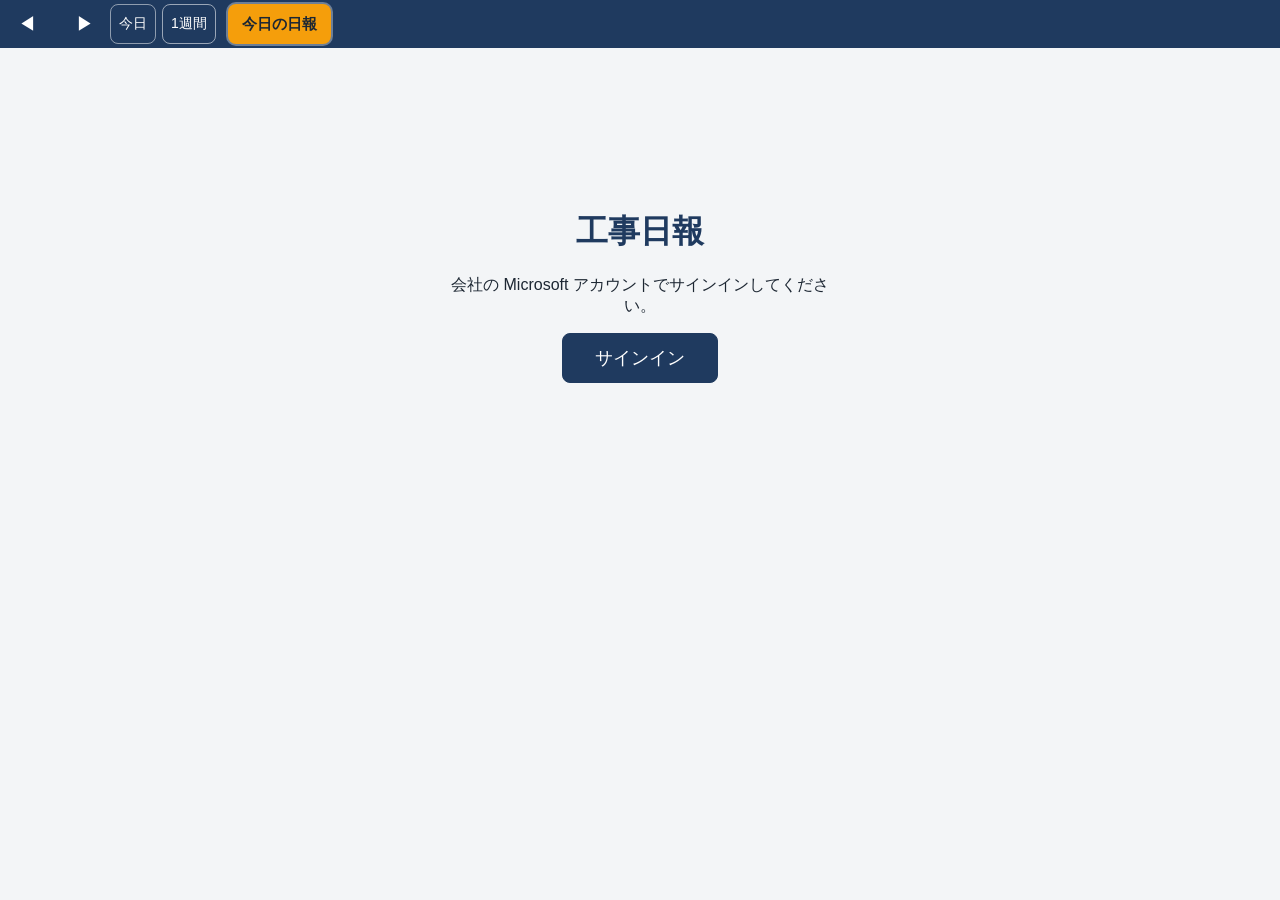
<file: nippou5/index.html>
<!doctype html>
<html lang="ja">
<head>
<meta charset="utf-8">
<meta name="viewport" content="width=device-width, initial-scale=1, viewport-fit=cover">
<title>工事日報</title>
<!-- ホーム画面に置くとアドレスバーなしで開く（2026-11-01 ユーザー：PC・iPad・iPhone SE で入力する所を広く） -->
<link rel="manifest" href="manifest.json">
<meta name="theme-color" content="#1f3a5f">
<meta name="apple-mobile-web-app-capable" content="yes">
<meta name="mobile-web-app-capable" content="yes">
<meta name="apple-mobile-web-app-status-bar-style" content="default">
<meta name="apple-mobile-web-app-title" content="工事日報">
<link rel="apple-touch-icon" href="apple-touch-icon.png">
<link rel="icon" href="icon-192.png">
<link rel="stylesheet" href="app.css?v=202611160032">
</head>
<body>
<header id="top">
  <button id="bPrev" class="nav" aria-label="前の日">◀</button>
  <label class="date"><span id="dLabel"></span><input type="date" id="inDay" aria-label="日付"></label>
  <button id="bNext" class="nav" aria-label="次の日">▶</button>
  <button id="bToday" class="today">今日</button>
  <!-- Vr005：いつも見える。1週間に戻る・今日の日報（目立つ色）。2026-11-15 ユーザー -->
  <button id="bWeek" class="wkbtn" title="1週間の表に戻る">1週間</button>
  <button id="bTodayRep" class="todayrep" title="自分の今日の日報を開く">今日の日報</button>
  <span class="sp"></span>
  <span id="sync" class="sync"></span>
  <button id="bMe" class="me" title="名前を選び直す"></button>
</header>

<div id="signin" class="center" hidden>
  <h1>工事日報</h1>
  <p>会社の Microsoft アカウントでサインインしてください。</p>
  <button id="bSignIn" class="big">サインイン</button>
  <p id="signinMsg" class="ng"></p>
</div>

<main id="app" hidden>
  <div id="dayHead"></div>
  <div id="cards"></div>
  <p id="empty" class="emptyMsg" hidden></p>
  <section id="all" hidden></section>
</main>

<!-- いつも見えるボタン（2026-11-01 ユーザー：一番下に「現場名(行先)を追加」「現場別詳細工程」。ほかは「…」の中） -->
<footer id="bar" hidden>
  <button id="bAdd" class="add">＋ 現場名(行先)を追加</button>
  <button id="bSite" class="sub">現場別詳細工程</button>
  <button id="bReport" class="go">報告する</button>
  <button id="bMore" class="more" aria-label="ほかの機能">…</button>
</footer>

<div id="menu" class="menu" hidden>
  <button data-m="cal">カレンダー（週・日・月・人別・現場別）</button>
  <button data-m="cards">日報（カードで書く）</button>
  <button data-m="kuro">クロジカから取り込む（CSV）</button>
  <button data-m="haichi">配置表から取り込む（過去の作業内容を一人ずつの日報に）</button>
  <button data-m="same">前の日と同じにする</button>
  <button data-m="list">この月の一覧（名前を選べば、ほかの人も）</button>
  <button data-m="mysum">この月の集計</button>
  <button data-m="all">この日の全員の日報</button>
  <button data-m="fs">文字の大きさ（5段階）</button>
  <button data-m="reload">最新を読み直す</button>
  <button data-m="install">ホーム画面に置く（アドレスバーを消す）</button>
  <button data-m="me">名前を選び直す</button>
  <button data-m="find" id="mFind" hidden>日報のフォルダを調べる（管理者）</button>
  <span class="ver">Vr005 11/16 00:32（テスト）</span>
</div>

<dialog id="dlg"><div id="dlgBody"></div></dialog>
<div id="toast"></div>

<script src="lib/msal-browser.min.js"></script>
<script src="config.js?v=202611160032"></script>
<script src="app.js?v=202611160032"></script>
<script src="imp.js?v=202611160032"></script>
<script src="kuro.js?v=202611160032"></script>
<script src="haichi.js?v=202611160032"></script>
<script src="diff.js?v=202611160032"></script>
<script src="link.js?v=202611160032"></script>
<script src="reconcile.js?v=202611160032"></script>
<script src="cal.js?v=202611160032"></script>
</body>
</html>
</file>
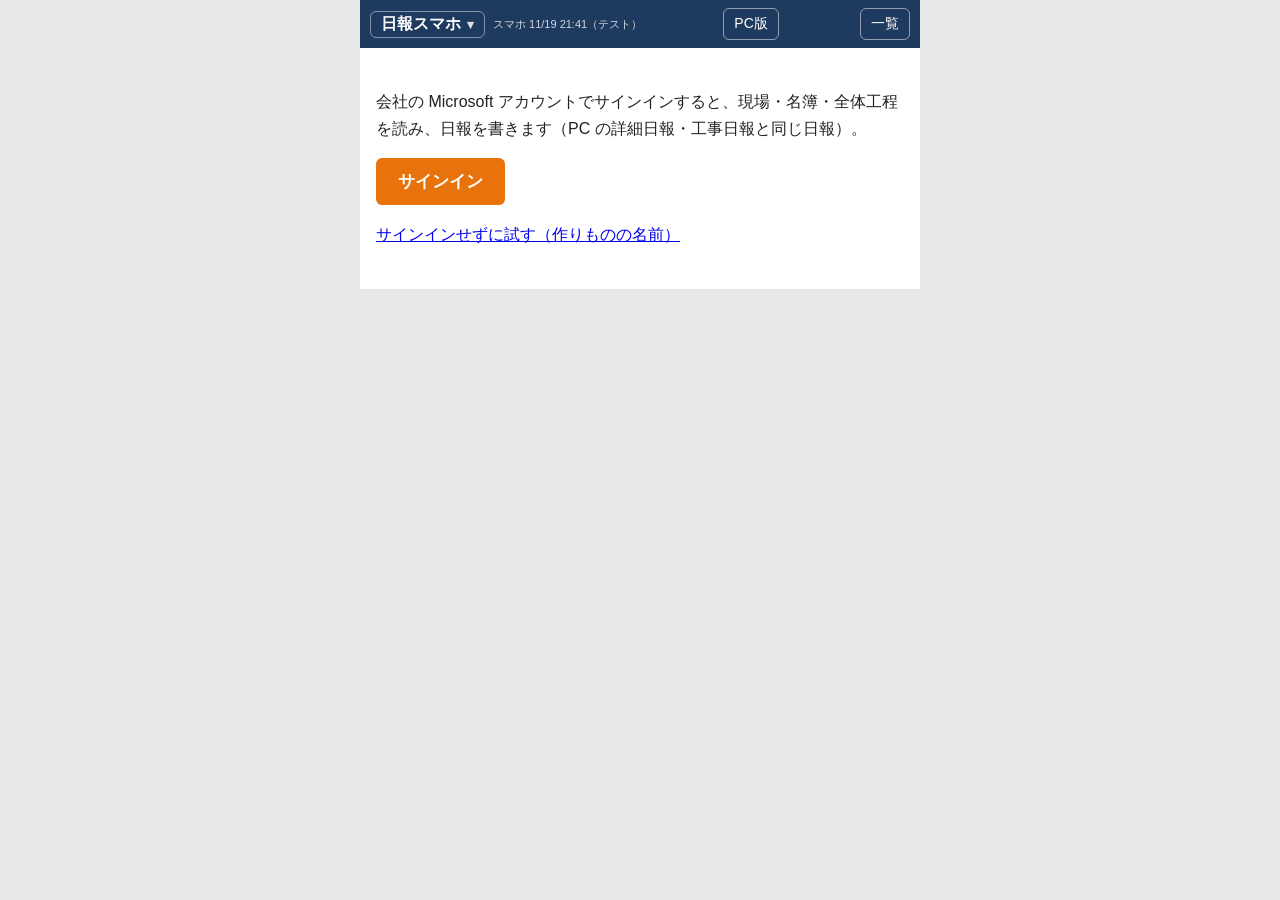
<file: sp-nippou/index.html>
<!doctype html>
<html lang="ja">
<head>
<meta charset="utf-8">
<meta name="viewport" content="width=device-width, initial-scale=1, viewport-fit=cover">
<title>日報スマホ</title>
<link rel="icon" href="../nippou/icon-192.png">
<link rel="stylesheet" href="app.css?v=202611192141">
</head>
<body>
<!-- 工事日報のスマホ入力（2026-11-18 ユーザー：PC の作業日報と同じ中身をスマホで打てるように。タブで分ける・予定か報告か・全体工程からの入力支援・外注は会社から名前）
     2026-11-19：本物の日報（詳細日報と同じ 工程データ\日報\個人_<記入者>_<年月>.json）に書く（real.js）。マスタ・工程はサインインして読む（テストの置き場なら 99_テスト）。 -->
<header id="top">
  <button type="button" class="appTitle" data-appmenu title="押すとほかのアプリへ切り替え（同じ窓）">日報スマホ</button>
  <span id="ver" class="ver">スマホ 11/19 21:41（テスト）</span>
  <button type="button" id="bBack" class="hbtn" hidden title="作業報告カレンダー（工事日報）へ戻る">◀ 戻る</button>
  <button type="button" id="bPc" class="hbtn" title="PC 版（工事日報）で開く。この端末では、次からも PC 版で開きます（日報スマホを開くと戻ります）">PC版</button>
  <button type="button" id="bList" class="hbtn" title="このスマホで書いた日報（控え）">一覧</button>
</header>

<section id="signin" class="signin" hidden>
  <p>会社の Microsoft アカウントでサインインすると、現場・名簿・全体工程を読み、日報を書きます（PC の詳細日報・工事日報と同じ日報）。</p>
  <button id="bSignIn" type="button" class="pri">サインイン</button>
  <p><a id="aDemo" href="?demo">サインインせずに試す（作りものの名前）</a></p>
</section>

<main id="app" hidden>
  <div class="mode" id="mode" role="tablist" title="作業予定を書くか、完了報告を書くか">
    <button type="button" data-mode="予定" class="on">予定</button>
    <button type="button" data-mode="報告">報告</button>
  </div>
  <div class="cur" id="cur"></div>
  <div id="pane" class="pane"></div>
</main>

<!-- 下（親指の届く所）：保存のボタンとタブ。2026-11-19 ユーザー：タブは下に・左右に送れる・中身がわかるアイコン -->
<footer id="act" class="act" hidden>
  <div class="arow">
    <button type="button" id="bForm" class="sub small">作業日報の形で見る</button>
    <button type="button" id="bSave" class="pri small">保存する</button>
  </div>
  <nav class="tabs" id="tabs">
    <button type="button" data-tab="kihon" class="on"><span class="ic">📋</span><span class="tl">基本</span></button>
    <button type="button" data-tab="sagyo"><span class="ic">📝</span><span class="tl">作業</span></button>
    <button type="button" data-tab="hito"><span class="ic">👷</span><span class="tl">作業員</span></button>
    <button type="button" data-tab="kikai"><span class="ic">🚜</span><span class="tl">機械</span></button>
    <button type="button" data-tab="zai"><span class="ic">🧱</span><span class="tl">材料</span></button>
    <button type="button" data-tab="gai"><span class="ic">🤝</span><span class="tl">外注</span></button>
    <button type="button" data-tab="car"><span class="ic">⛽</span><span class="tl">高速・燃料</span></button>
  </nav>
</footer>

<!-- 下から出る窓（ボタンは上にいつも出す。外を押しても閉じない） -->
<div id="sheet" class="sheet" hidden>
  <div class="shead"><b id="sTitle"></b><span class="sp"></span><button type="button" id="sOk" class="pri small">決める</button><button type="button" id="sClose" class="sub small">閉じる</button></div>
  <div id="sBody" class="sbody"></div>
</div>
<div id="toast" class="toast" hidden></div>

<script src="../common/lib/msal-browser.min.js"></script>
<script src="../common/config.js?v=202611192141"></script>
<script src="../common/auth.js?v=202611192141"></script>
<script src="../common/store.js?v=202611192141"></script>
<script src="../common/apps.js?v=202611192141"></script>
<script src="../common/master.js?v=202611192141"></script>
<script src="../common/appmenu.js?v=202611192141"></script>
<script src="data.js?v=202611192141"></script>
<script src="real.js?v=202611192141"></script>
<script src="app.js?v=202611192141"></script>
</body>
</html>
</file>
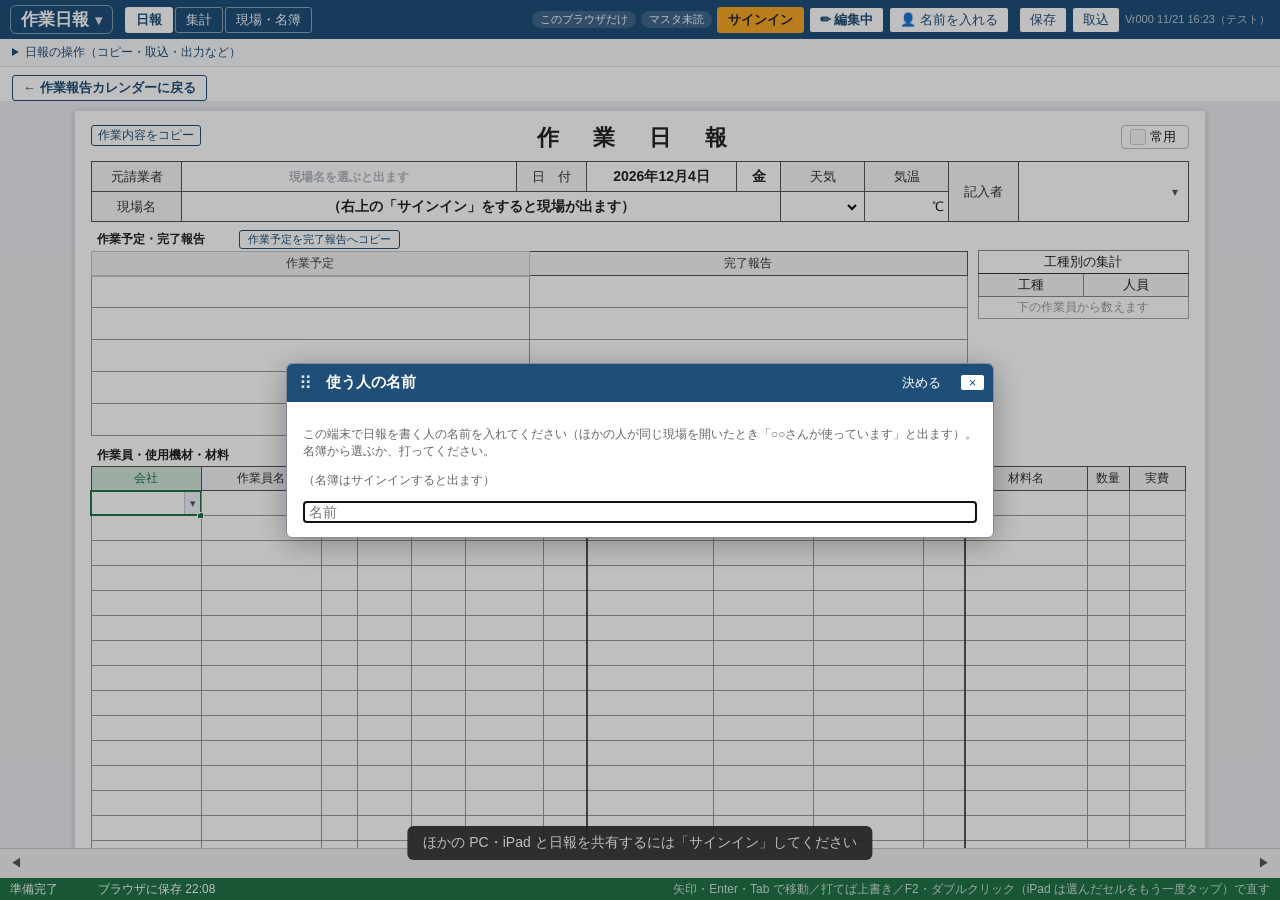
<file: nippou/shousai/index.html>
<!doctype html>
<html lang="ja">
<head>
<meta charset="utf-8">
<meta name="viewport" content="width=device-width, initial-scale=1, viewport-fit=cover">
<title>詳細日報</title>
<!-- アイコンは工事日報と同じ。入り口は工事日報の1本（2026-11-03 ユーザー） -->
<link rel="manifest" href="../manifest.json">
<meta name="theme-color" content="#1f3a5f">
<meta name="apple-mobile-web-app-capable" content="yes">
<meta name="mobile-web-app-capable" content="yes">
<meta name="apple-mobile-web-app-title" content="工事日報">
<link rel="apple-touch-icon" href="../apple-touch-icon.png">
<link rel="icon" href="../icon-192.png">   <!-- 工事日報（nippou/）と同じアイコン。詳細日報は工事日報の中（nippou/shousai/）に置く -->
<link rel="stylesheet" href="app.css?v=202611211623">
</head>
<body>
<header id="top">
  <!-- 左上のタイトルを押すと、アプリを切り替えるプルダウン（2026-11-17 ユーザー。common/appmenu.js。帯の移動ボタンはやめた） -->
  <button type="button" class="ttl appTitle" data-appmenu title="押すとほかのアプリへ切り替え（同じ窓）">作業日報</button>
  <nav id="views">
    <button data-tab="sheet" class="on" title="1日1枚の作業日報">日報</button>
    <button data-tab="sum" title="締め期間の集計（日別・作業員別・機材別）">集計</button>
    <button data-tab="master" title="元請・現場・作業員名簿・職種・機材">現場・名簿</button>
  </nav>
  <nav id="apps" title="ほかのアプリ（同じ窓で開きます）" hidden><!-- タイトルのプルダウンにした（ボタンは link.js が使うので残して隠す） -->
    <button id="goNippou" class="sub">工事日報</button>
    <button id="goKotei" class="sub">全体工程</button>
    <button id="goKikai" class="sub">機械予定</button>
  </nav>
  <span class="grp right">
    <span id="sync" class="sync"></span>
    <span id="mstat" class="mstat" title="マスタ（現場一覧・名簿・自社機械）を読んだ時刻"></span>
    <button id="bSignIn" class="signin" title="会社の Microsoft アカウントでサインインして、現場・名簿・機械のマスタを読む" hidden>サインイン</button>
    <button id="bRo" class="sub rotg" title="見るだけ／編集">✏ 編集中</button>
    <button id="bMe" class="sub" title="この端末で使う人の名前（押すと直せる）">👤</button>
    <span id="who" class="ver"></span>
    <button id="bSaveFile" class="sub" title="この現場の日報をファイル（.json）に保存">保存</button>
    <button id="bLoadFile" class="sub" title="保存したファイル（.json）を取り込む">取込</button>
    <input type="file" id="fileIn" accept=".json,application/json,.xlsx,.xls" hidden>
    <span id="ver" class="ver">Vr000 11/21 16:23（テスト）</span>
  </span>
</header>

<main id="app">
  <!-- 日報 -->
  <section id="pSheet">
    <details class="sheet-actions"><summary>日報の操作（コピー・取込・出力など）</summary>
    <div class="ribbon">
      <button id="bCopyPrev" class="sub" title="カレンダーで日報の入っている日を選び、中身を見てからこの日に写す">選択した日からコピー</button>
      <button id="bImport" class="sub" title="配置表（確定があれば確定、なければ予定）の作業内容・作業員と、クロジカの CSV の内容（完了報告）を、一覧で選んでからこの日に入れる">配置表・クロジカから取り込む…</button>
      <button id="bXlsIn" class="sub" title="元の作業日報の Excel（.xlsx・.xls）から、日を選んで読む（その日のまま／いま開いている日へ）">Excel から読む…</button>
      <input type="file" id="xlsFile" accept=".xlsx,.xls" hidden>
      <button id="bFind" class="sub" title="名前・会社・作業内容・工種などで日報を探し、当てはまる日の一覧からその日の日報を出す">🔍 日報を探す</button>
      <span class="rsep"></span>
      <span id="pgBar" class="pgbar"></span>
      <span class="rsep"></span>
      <button id="bInsRow" class="sub" title="選んだ行の上に行を入れる（Ctrl+Shift+＋）">行の挿入</button>
      <button id="bDelRow" class="sub" title="選んだ行を消す（Ctrl+－）">行の削除</button>
      <button id="bUndo" class="sub" title="元に戻す（Ctrl+Z）">↶</button>
      <button id="bRedo" class="sub" title="やり直す（Ctrl+Y）">↷</button>
      <span class="rsep"></span>
      <button id="bXlsDay" class="sub" title="この日を Excel（1シート）で出す">Excel（この日）</button>
      <button id="bPdfDay" class="sub" title="この日を印刷・PDF（A4 横 1枚）">PDF（この日）</button>
      <button id="bOut" class="sub" title="期間をまとめて Excel・PDF で出す（1シート1日＋集計）">期間で出力…</button>
      <button id="bClearDay" class="sub danger" title="カレンダーで日を選んで（いくつでも）日報をまとめて消す">日報を消す…</button>
      <span id="status" class="rstatus"></span>
    </div>
    </details>
    <div class="backcal"><button type="button" id="bBackCal" class="sub" title="書いた分を共有してから、工事日報の作業報告カレンダーへ戻る">← 作業報告カレンダーに戻る</button></div>   <!-- 2026-11-21 ユーザー -->
    <div id="roBar" class="robar" hidden></div>
    <div id="sheetWrap">
      <div class="paper-nav" id="paperNav" aria-label="日報の表示と前後移動">
        <button id="bPrevD" class="sub paper-arrow" aria-label="前の日報">◀</button>
        <div class="paper-controls"><span>表示</span>
          <button id="bySite" class="sub" aria-pressed="true">現場ごと</button><button id="byWriter" class="sub" aria-pressed="false">記入者ごと</button>
          <span id="writerControl" hidden><button type="button" id="detailWriter" class="sub" aria-haspopup="dialog">記入者を選ぶ</button></span>
          <span id="detailContext" role="status"></span>
        </div>
        <button id="bNextD" class="sub paper-arrow" aria-label="次の日報">▶</button>
      </div>
      <div id="detailEmpty" class="detail-empty" hidden><p id="detailEmptyText"></p><button id="detailChooseSite" class="sub">現場名を選ぶ</button></div>
      <div id="sheet"></div>
    </div>
    <div class="tabbar">
      <button class="tnav" id="tPrev" title="前の締め期間">◀</button>
      <div id="tabs"></div>
      <button class="tnav" id="tNext" title="次の締め期間">▶</button>
    </div>
    <div class="statusbar"><span id="mode">準備完了</span><span id="stat"></span><span id="saved"></span><span class="keys">矢印・Enter・Tab で移動／打てば上書き／F2・ダブルクリック（iPad は選んだセルをもう一度タップ）で直す</span></div>
  </section>

  <!-- 集計 -->
  <section id="pSum" hidden>
    <div class="ribbon">
      <span>期間</span>
      <input type="hidden" id="sumFrom"><input type="hidden" id="sumTo"><button id="sumRange" class="sub daybtn" title="押すと始まり・終わりのカレンダーで選べます"></button>
      <button id="sumPrev" class="sub" title="前の締め期間">◀</button>
      <button id="sumNext" class="sub" title="次の締め期間">▶</button>
      <span class="rsep"></span>
      <button id="bSumXls" class="sub" title="この期間を Excel に（1シート1日＋集計シート）">Excel（日報＋集計）</button>
      <button id="bSumPdf" class="sub" title="集計を印刷・PDF">PDF（集計）</button>
      <span class="rsep"></span><span id="sumShow" class="sumshow"></span>
    </div>
    <div class="scroll" id="sumBody"></div>
  </section>

  <!-- 現場・名簿 -->
  <section id="pMaster" hidden>
    <div class="scroll" id="masterBody"></div>
  </section>
</main>

<!-- 小窓（見出しの ⠿ で動かせる・外を押しても閉じない） -->
<!-- 交代のお願い（2026-11-17 ユーザー：編集中の人に目立つように知らせ、待ってもらうか交代するかを選ぶ）。閉じるのはボタンだけ -->
<dialog id="dSwap" class="swapdlg">
  <div class="dhead"><span class="grip" title="ここを持って動かす">⠿</span><h3 id="swapTitle">交代のお願い</h3><span id="swapBtns" class="hbtns"></span></div>
  <div class="dbody"><p id="swapText"></p></div>
</dialog>
<dialog id="dPeople">
  <div class="dhead"><span class="grip" title="ここを持って動かす">⠿</span><h3>記入者を選ぶ</h3><button type="button" class="sub x" data-close>×</button></div>
  <div class="dbody">
    <div class="people-tools"><div id="peopleGroups" class="filter-choices" aria-label="人の区分"></div><label>名前で絞る <input id="peopleQuery" type="search" placeholder="入力しなくても一覧から選べます"></label><button id="peopleClear" type="button" class="sub">絞り込み解除</button></div>
    <div id="peopleResults" class="people-results"></div>
    <p class="note">新しい方は社員・作業員マスターへ追加してから「マスターを読み直す」を押してください。この画面で名前を新規登録することはできません。</p>
    <p id="peopleMasterStatus" class="note" role="status"></p>
    <div class="btns"><button id="peopleReload" type="button" class="sub">マスターを読み直す</button><span class="sp"></span><button type="button" class="sub" data-close>閉じる</button></div>
  </div>
</dialog>
<dialog id="dSite">
  <div class="dhead"><span class="grip" title="ここを持って動かす">⠿</span><h3>現場名を選ぶ</h3><button type="button" class="sub x" data-close>×</button></div>
  <div class="dbody">
    <p class="note">名前・工事コードや地域・元請名で絞り込み、登録済みの現場を選んでください。</p>
    <div class="site-filters">    <label>現場名 <input id="siteQuery" type="search" placeholder="現場名・工事コード" aria-label="現場名・工事コードで絞り込み"></label>
    <select id="inSite" aria-label="選択中の現場" hidden></select>
    <div hidden><select id="sitePeriod"></select><select id="siteArea"></select><select id="inGen"></select></div>
    <div id="siteFilterButtons" class="filter-groups">
      <fieldset><legend>期</legend><div id="periodChoices" class="filter-choices"></div></fieldset>
      <fieldset><legend>地域</legend><div id="areaChoices" class="filter-choices"></div></fieldset>
      <p class="note">元請名・地域のボタンは、右クリック（iPad は長押し）で 消す・候補を足す・名前を直す ができます（みんなの画面に出ます）。</p>
      <fieldset><legend>元請名</legend><div id="genChoices" class="filter-choices"></div></fieldset>
    </div>
    <button id="clearSiteFilters" class="sub">絞り込み解除</button>
    <span id="siteCount" role="status"></span>
</div>
    <div id="siteResults" class="site-results"></div>
    <div class="btns"><span class="sp"></span><button type="button" class="sub" data-close>閉じる</button></div>
  </div>
</dialog>
<div hidden><button id="inDay"></button><button id="bToday"></button></div>

<dialog id="dSign">
  <div class="dhead"><span class="grip" title="ここを持って動かす">⠿</span><h3>元請サイン</h3><button type="button" class="sub x" data-close>×</button></div>
  <div class="dbody">
    <p class="note" id="signNote">枠の中に指・ペンでサインしてください。</p>
    <canvas id="signPad" width="600" height="220"></canvas>
    <div class="btns"><button type="button" class="sub" id="signClear">書き直す</button><span class="sp"></span><button type="button" class="sub" data-close>やめる</button><button type="button" id="signOk">決定</button></div>
  </div>
</dialog>

<dialog id="dOut">
  <div class="dhead"><span class="grip" title="ここを持って動かす">⠿</span><h3>期間で出力</h3><button type="button" class="sub x" data-close>×</button></div>
  <div class="dbody">
    <div class="grid">
      <label>期間</label><span><input type="hidden" id="outFrom"><input type="hidden" id="outTo"><button type="button" id="outRange" class="sub daybtn" title="押すと始まり・終わりのカレンダーで選べます"></button></span>
      <label>入れる日</label><span><label><input type="checkbox" id="outOnlyData" checked> 書いた日だけ</label></span>
      <label>集計</label><span><label><input type="checkbox" id="outSum" checked> 集計シートも付ける</label></span>
    </div>
    <p class="note" id="outInfo"></p>
    <div class="btns"><span class="sp"></span><button type="button" class="sub" data-close>やめる</button><button type="button" id="outPdf" class="sub">PDF（印刷）</button><button type="button" id="outXls">Excel</button></div>
  </div>
</dialog>

<dialog id="dXls">
  <div class="dhead"><span class="grip" title="ここを持って動かす">⠿</span><h3>Excel から読む</h3><button type="button" class="sub x" data-close>×</button></div>
  <div class="dbody">
    <p class="note" id="xlsInfo"></p>
    <div class="xlsMode">
      <label><input type="radio" name="xlsMode" id="xlsModeSame" checked> Excel の日付のまま入れる（選んだ日をその日に）</label>
      <label><input type="radio" name="xlsMode" id="xlsModeCur"> いま開いている日へ写す：<b id="xlsCurDay"></b>（1日を選ぶ。天気・気温・備考・サインは写さない）</label>
    </div>
    <div id="xlsRange" class="btns"><span>日</span><input type="date" id="xlsFrom"> 〜 <input type="date" id="xlsTo"><button type="button" class="sub small" id="xlsAll">全部</button><button type="button" class="sub small" id="xlsNone">外す</button></div>
    <div id="xlsList" class="xlsList"></div>
    <div class="btns"><span class="sp"></span><button type="button" class="sub" data-close>やめる</button><button type="button" id="xlsOk">読む</button></div>
  </div>
</dialog>

<dialog id="dDayCopy">
  <div class="dhead"><span class="grip" title="ここを持って動かす">⠿</span><h3>日報の内容をコピー</h3><button type="button" class="sub x" data-close>×</button></div>
  <div class="dbody">
    <p id="dayCopySite" class="note"></p>
    <div class="copy-calendars"><section><h4>どこから：コピー元</h4><div id="copyFromCal"></div></section><span class="copy-direction" aria-hidden="true">→</span><section><h4>どこへ：コピー先</h4><div id="copyToCal"></div></section></div>
    <p id="dayCopySummary" role="status"></p><p id="dayCopyWarning" class="note ng"></p>
    <p class="note">作業予定・作業員・外注・機材・材料をコピーします。コピー先の完了報告欄は空になります。天気・気温・記入者・サイン・高速・燃料はコピー先の値を残します。</p>
    <div class="btns"><span class="sp"></span><button type="button" class="sub" data-close>やめる</button><button type="button" id="dayCopyRun">指定した日にコピーする</button></div>
  </div>
</dialog>
<dialog id="dCal">
  <div class="dhead"><span class="grip" title="ここを持って動かす">⠿</span><h3 id="calH">日を選ぶ</h3><button type="button" id="calTop" class="sub" title="工事日報の1週間の表（入口）に戻る">トップに戻る</button><button type="button" class="sub x" data-close>×</button></div>
  <div class="dbody">
    <div class="btns cal-actions" id="calActions"><button type="button" id="calDeleteMode" class="sub danger">日報を消す…</button><button type="button" id="calCopyMode" class="sub">指定した日からコピー…</button><button type="button" id="calNormalMode" class="sub" hidden>日を選ぶ画面に戻る</button></div>
    <div class="calnav"><button type="button" class="sub" id="calPrev" title="前の月">◀</button><b id="calTtl"></b><button type="button" class="sub" id="calNext" title="次の月">▶</button></div>
    <p class="note" id="calInfo"></p>
    <div class="calgrid" id="calGrid"></div>
    <div class="btns" id="calDelBar" hidden><span class="note" id="calDelN"></span><span class="sp"></span><button type="button" class="sub" data-close>やめる</button><button type="button" class="danger" id="calDelOk">選んだ日の日報を消す</button></div>
    <p class="note callg"><span class="lg has">●</span> 記入済み　<span class="lg today"></span> 今日　<span class="lg on"></span> 開いている日　<span class="lg inper"></span> 締め期間</p>
    <div class="btns" id="calBtns"><button type="button" class="sub" id="calPrevHas">◀ 前の記入済み</button><button type="button" class="sub" id="calNextHas">次の記入済み ▶</button><span class="sp"></span><button type="button" class="sub" id="calToday">今日</button></div>
  </div>
</dialog>

<dialog id="dName">
  <div class="dhead"><span class="grip" title="ここを持って動かす">⠿</span><h3>使う人の名前</h3><button type="button" class="sub x" id="nmX" data-close>×</button></div>
  <div class="dbody">
    <p class="note">この端末で日報を書く人の名前を入れてください（ほかの人が同じ現場を開いたとき「○○さんが使っています」と出ます）。<br>名簿から選ぶか、打ってください。</p>
    <div class="nmList" id="nmList"></div>
    <div class="btns"><input id="nmIn" autocomplete="off" placeholder="名前" style="flex:1"><button type="button" id="nmOk">決める</button></div>
  </div>
</dialog>

<dialog id="dYure">
  <div class="dhead"><span class="grip" title="ここを持って動かす">⠿</span><h3>似た書き方があります</h3><button type="button" class="sub x" data-close>×</button></div>
  <div class="dbody">
    <div id="yrBody"></div>
    <div class="btns"><span class="sp"></span><button type="button" class="sub" data-close>このままにする</button><button type="button" id="yrOk">決める</button></div>
  </div>
</dialog>

<dialog id="dRange">
  <div class="dhead"><span class="grip" title="ここを持って動かす">⠿</span><h3>期間を選ぶ</h3><button type="button" class="sub x" data-close>×</button></div>
  <div class="dbody">
    <p class="note" id="rgInfo"></p>
    <div class="rgwrap"><div><div class="rgT">始まり</div><div id="rgA"></div></div><div><div class="rgT">終わり（始まりより前は選べません）</div><div id="rgB"></div></div></div>
    <div class="btns"><button type="button" class="sub" id="rgPrevPer">◀ 前の締め期間</button><button type="button" class="sub" id="rgPer">締め期間</button><button type="button" class="sub" id="rgNextPer">次の締め期間 ▶</button><button type="button" class="sub" id="rgMonth">その月（1日〜末日）</button><span class="sp"></span><button type="button" class="sub" data-close>やめる</button><button type="button" id="rgOk">決める</button></div>
  </div>
</dialog>

<dialog id="dNew">
  <div class="dhead"><span class="grip" title="ここを持って動かす">⠿</span><h3>一覧に無い言葉</h3><button type="button" class="sub x" data-close>×</button></div>
  <div class="dbody">
    <div id="nwBody"></div>
    <div class="btns"><span class="sp"></span><button type="button" class="sub" id="nwNo">足さない（もう聞かない）</button><button type="button" id="nwOk">チェックしたものを足す</button></div>
  </div>
</dialog>

<dialog id="dKp">
  <div class="dhead"><span class="grip" title="ここを持って動かす">⠿</span><h3 id="kpTtl">期間ごとの単価</h3><button type="button" class="sub x" data-close>×</button></div>
  <div class="dbody" id="kpBody"></div>
</dialog>

<dialog id="dForm">
  <!-- フォームの共通ルール（2026-11-14）：選ぶボタンはハンドルの右（いつも見える）。外を押しても閉じない（選ぶまで閉じない） -->
  <div class="dhead"><span class="grip" title="ここを持って動かす">⠿</span><h3>この現場の区分を選んでください</h3><button type="button" data-form="請負" class="sub">請負</button><button type="button" data-form="常用" class="sub">常用</button></div>
  <div class="dbody">
    <p class="note"><b id="fmSite"></b><br>常用＝請負とは別に使ったものを請求する仕事／請負＝請負の範囲の仕事（常用の計算に入れません）。<br>次からは前回選んだ区分が入ります。日ごとに変えるときは日報の上の「区分」で。</p>
  </div>
</dialog>

<dialog id="dEdit">
  <div class="dhead"><span class="grip" title="ここを持って動かす">⠿</span><h3 id="eTtl"></h3><button type="button" class="sub x" data-close>×</button></div>
  <div class="dbody" id="eBody"></div>
</dialog>

<dialog id="dFind">
  <div class="dhead"><span class="grip" title="ここを持って動かす">⠿</span><h3>日報を探す</h3><button type="button" class="sub x" data-close>×</button></div>
  <div class="dbody">
    <div class="btns fbar"><input id="fQ" type="search" placeholder="名前・会社・作業予定・工種・機材・材料名" autocomplete="off"><select id="fCol" title="どの欄で探すか"></select><label><input type="checkbox" id="fAll"> 全部の現場</label></div>
    <div id="fRes"></div>
  </div>
</dialog>

<div id="printArea"></div>
<div id="toast" class="toast"></div>

<!-- 共通の部品（設定・サインイン・アプリの行き来・マスタ・Excel の部品。2026-11-16 開発環境の整理） -->
<script src="../../common/lib/msal-browser.min.js"></script>
<script src="../../common/config.js?v=202611211623"></script>
<script src="../../common/auth.js?v=202611211623"></script>
<script src="../../common/apps.js?v=202611211623"></script>
<script src="../../common/appmenu.js?v=202611211623"></script>
<script src="../../common/master.js?v=202611211623"></script>
<script src="../../common/lib/exceljs.min.js"></script>
<script src="../../common/lib/xlsx.full.min.js"></script>
<script src="grid.js?v=202611211623"></script>
<script src="calendar-tools.js?v=202611211623"></script>
<script src="navigation.js?v=202611211623"></script>
<script src="app.js?v=202611211623"></script>
<script src="link.js?v=202611211623"></script>
<script src="writer.js?v=202611211623"></script>
</body>
</html>
</file>
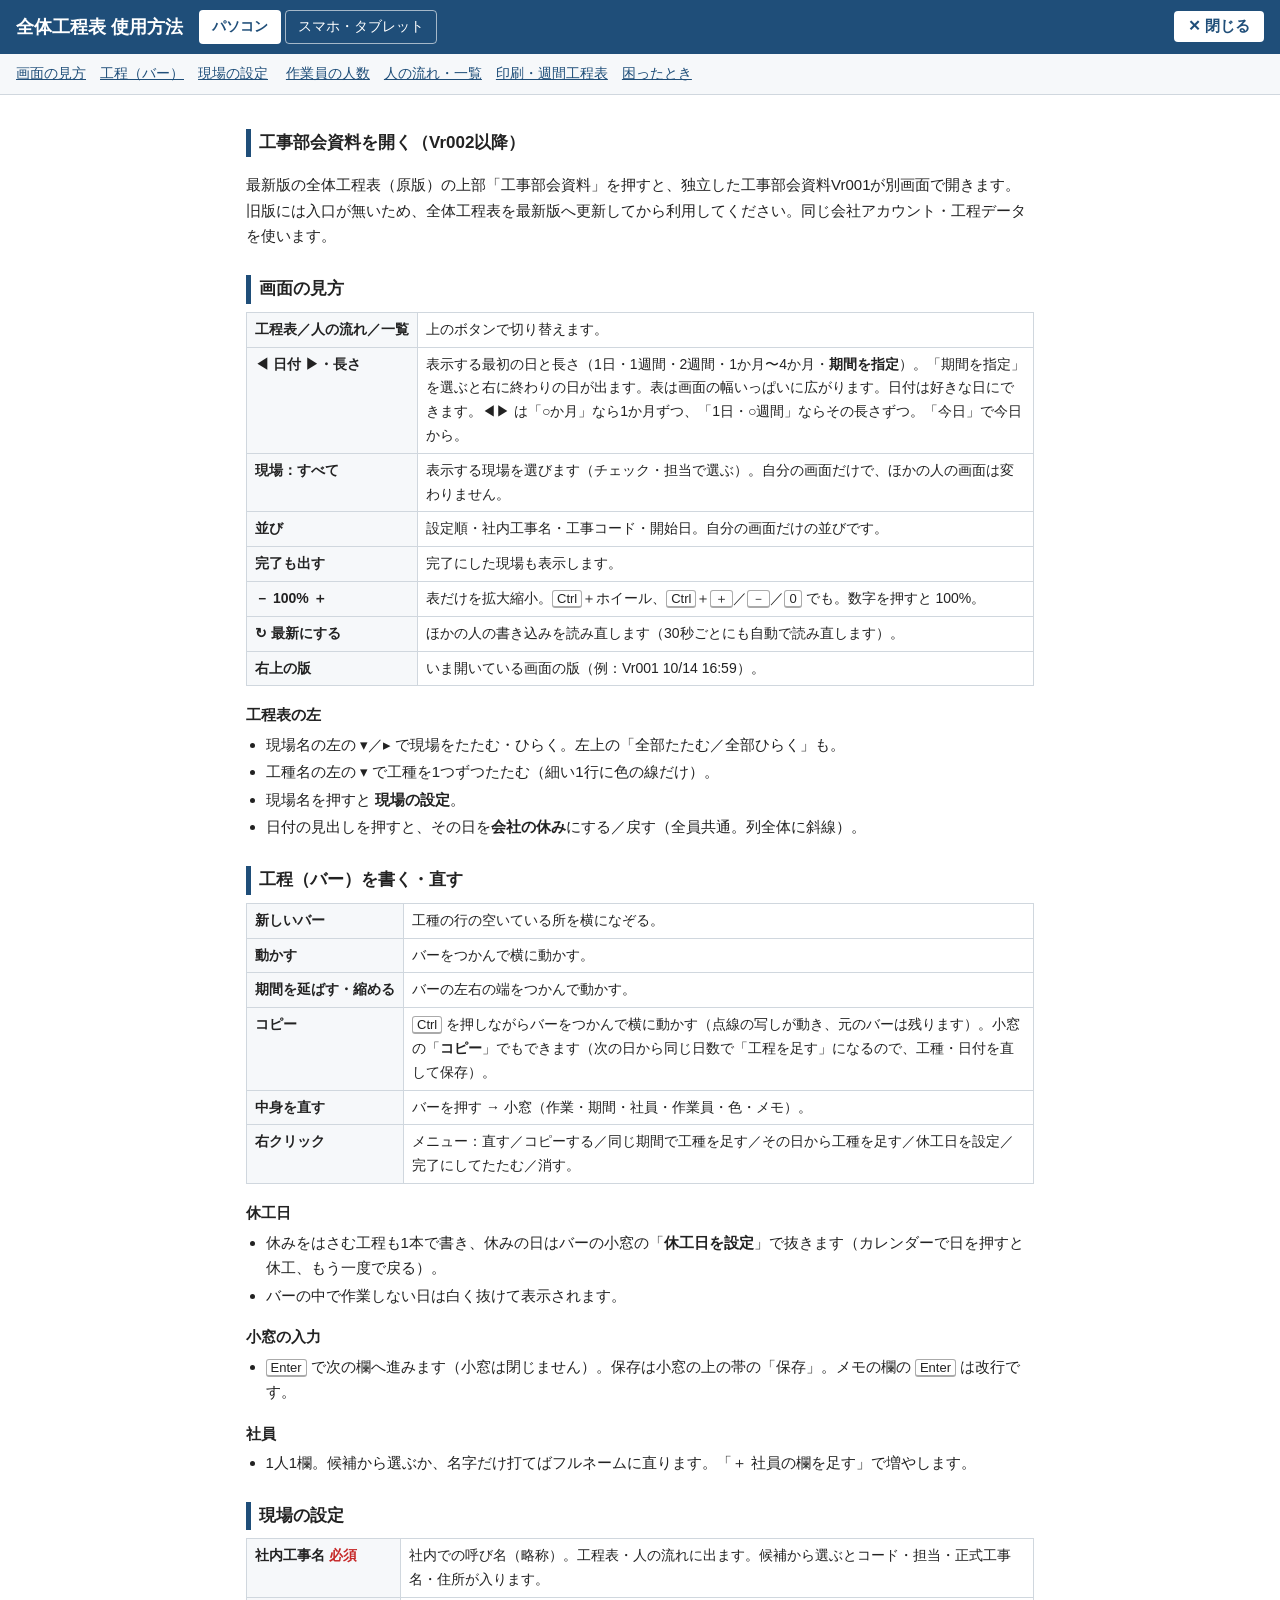
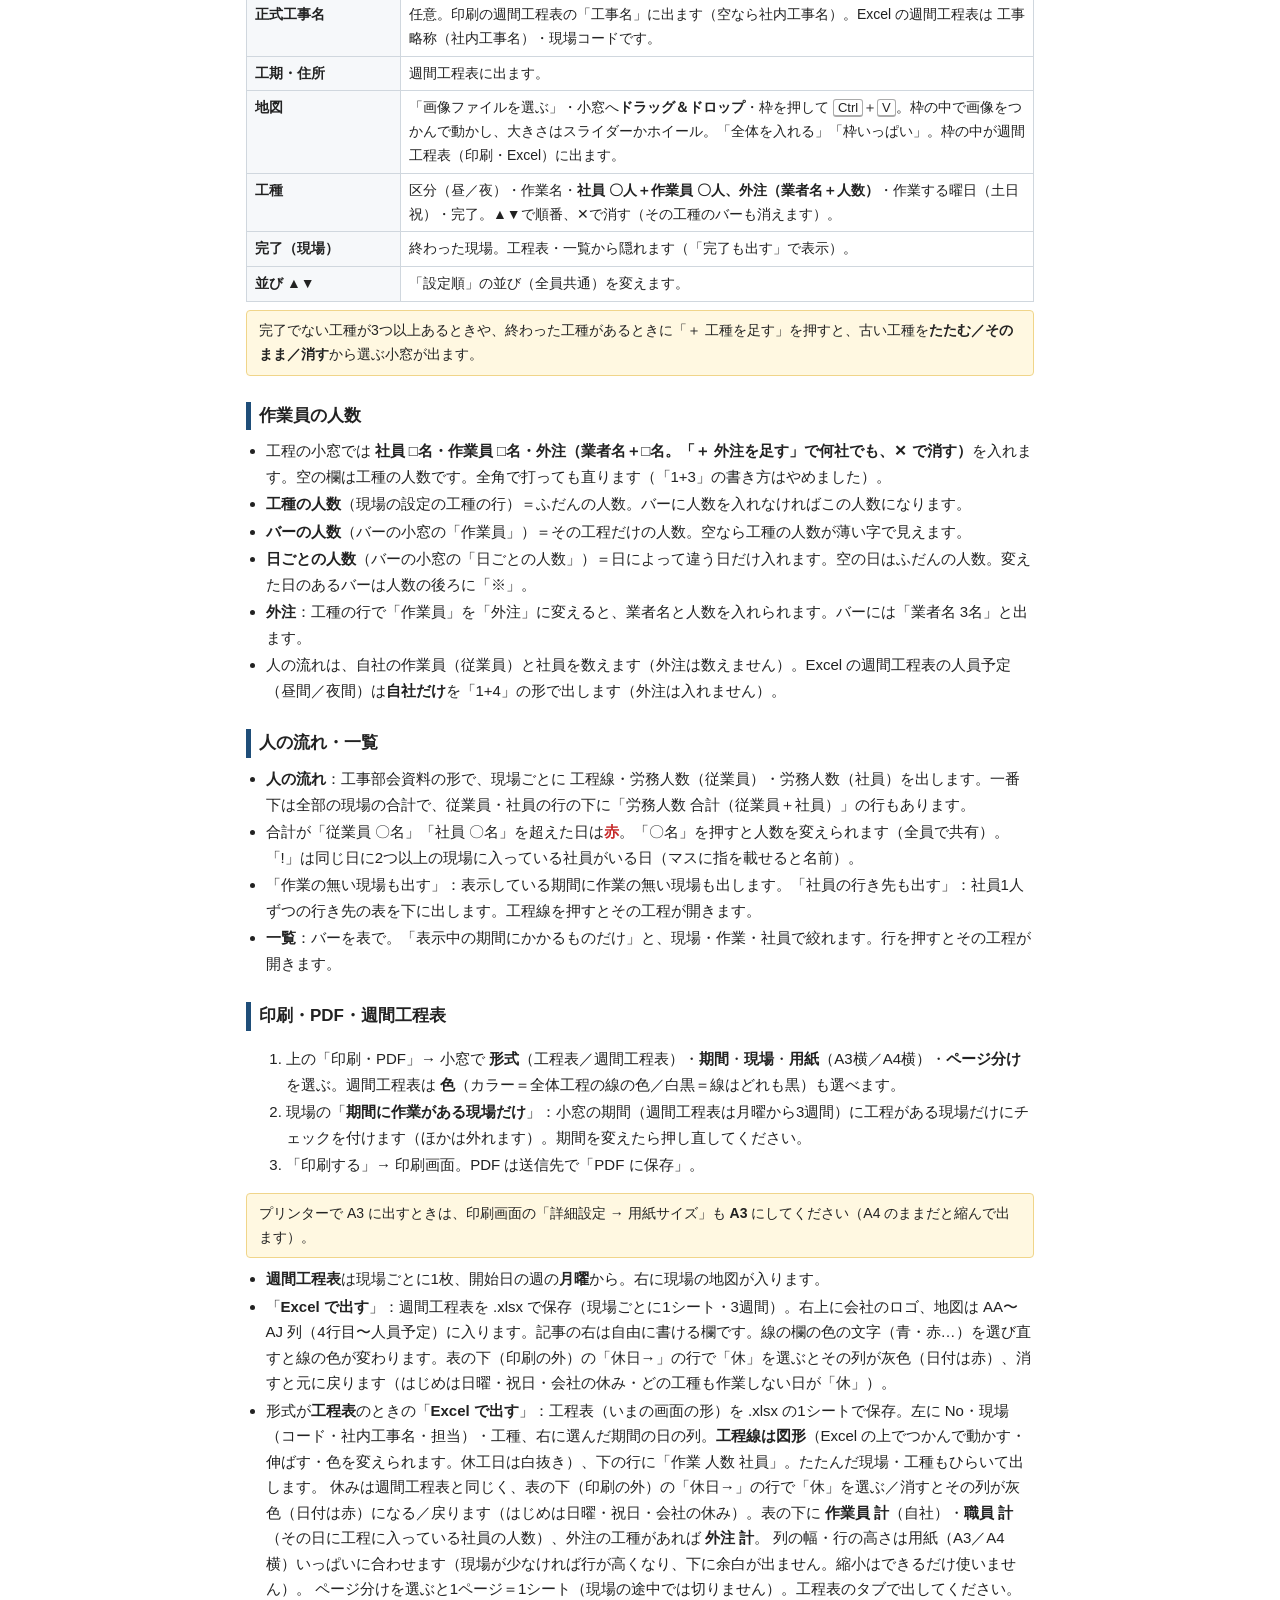
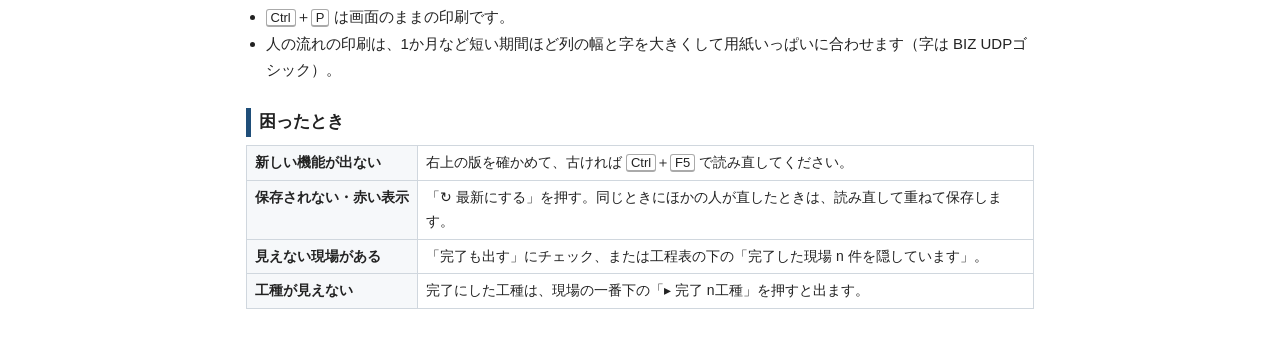
<file: help.html>
<!doctype html>
<html lang="ja">
<head>
<meta charset="utf-8">
<meta name="viewport" content="width=device-width, initial-scale=1">
<link rel="icon" type="image/png" sizes="32x32" href="favicon.png">
<link rel="apple-touch-icon" href="apple-touch-icon.png">
<title>全体工程表 使用方法</title>
<!-- 使用方法（2026-10-14 ユーザー：説明は「使用方法」ボタンで別の窓に。パソコン用とスマホ用を分ける）。
     #pc／#sp で開くほうを決める（app.js の bHelp は、指で操作する端末なら #sp） -->
<style>
  :root { --head: #1f4e79; --line: #d0d7de; --soft: #f6f8fa; --ink: #222; --sub: #555; }
  * { box-sizing: border-box; }
  body { margin: 0; font-family: "Yu Gothic UI", Meiryo, sans-serif; color: var(--ink); background: #fff; line-height: 1.7; font-size: 15px; }
  .stick { position: sticky; top: 0; z-index: 2; }
  header { background: var(--head); color: #fff; padding: 10px 16px; display: flex; flex-wrap: wrap; gap: 8px 16px; align-items: center; }
  header h1 { margin: 0; font-size: 18px; }
  .tabs { display: flex; gap: 4px; }
  .tabs a { color: #fff; text-decoration: none; padding: 4px 12px; border: 1px solid rgba(255,255,255,.6); border-radius: 4px; font-size: 14px; }
  /* 閉じる（2026-10-14 ユーザー：タブレットで閉じられなかった） */
  .close { margin-left: auto; background: #fff; color: var(--head); border: none; border-radius: 4px; padding: 6px 14px; font-size: 15px; font-weight: bold; cursor: pointer; font-family: inherit; }
  .tabs a.on { background: #fff; color: var(--head); font-weight: bold; }
  nav.toc { background: var(--soft); border-bottom: 1px solid var(--line); padding: 8px 16px; font-size: 14px; }
  nav.toc a { color: var(--head); margin-right: 14px; white-space: nowrap; }
  main { max-width: 820px; margin: 0 auto; padding: 8px 16px 40px; }
  section.page { display: none; }
  section.page.on { display: block; }
  h2 { font-size: 17px; border-left: 5px solid var(--head); padding-left: 8px; margin: 26px 0 8px; }
  h3 { font-size: 15px; margin: 16px 0 4px; }
  table { border-collapse: collapse; width: 100%; font-size: 14px; }
  th, td { border: 1px solid var(--line); padding: 5px 8px; text-align: left; vertical-align: top; }
  th { background: var(--soft); white-space: nowrap; width: 11em; }
  ul { padding-left: 1.3em; margin: 4px 0; }
  li { margin: 2px 0; }
  kbd { border: 1px solid #aaa; border-bottom-width: 2px; border-radius: 3px; padding: 0 4px; font-size: 13px; background: #fff; font-family: inherit; }
  .note { color: var(--sub); font-size: 13px; }
  .box { background: #fff8e1; border: 1px solid #f0d58a; border-radius: 4px; padding: 8px 12px; margin: 8px 0; font-size: 14px; }
  .red { color: #c62828; font-weight: bold; }
  @media (max-width: 560px) { th { width: 7.5em; white-space: normal; } body { font-size: 14px; } nav.toc { white-space: nowrap; overflow-x: auto; padding: 6px 12px; } header { padding: 8px 12px; } header h1 { font-size: 16px; } }
</style>
</head>
<body>
<div class="stick">
<header>
  <h1>全体工程表 使用方法</h1>
  <div class="tabs"><a href="#pc" id="tPc">パソコン</a><a href="#sp" id="tSp">スマホ・タブレット</a></div>
  <button type="button" id="bClose" class="close">✕ 閉じる</button>
</header>
<nav class="toc">
  <a href="#" data-go="see">画面の見方</a><a href="#" data-go="bar">工程（バー）</a><a href="#" data-go="site">現場の設定</a>
  <a href="#" data-go="num">作業員の人数</a><a href="#" data-go="flow">人の流れ・一覧</a><a href="#" data-go="print">印刷・週間工程表</a><a href="#" data-go="faq">困ったとき</a>
</nav>
</div>
<main><h2>工事部会資料を開く（Vr002以降）</h2><p>最新版の全体工程表（原版）の上部「工事部会資料」を押すと、独立した工事部会資料Vr001が別画面で開きます。旧版には入口が無いため、全体工程表を最新版へ更新してから利用してください。同じ会社アカウント・工程データを使います。</p>

<!-- ============ パソコン ============ -->
<section class="page" id="page-pc">
  <h2 data-sec="see">画面の見方</h2>
  <table>
    <tr><th>工程表／人の流れ／一覧</th><td>上のボタンで切り替えます。</td></tr>
    <tr><th>◀ 日付 ▶・長さ</th><td>表示する最初の日と長さ（1日・1週間・2週間・1か月〜4か月・<b>期間を指定</b>）。「期間を指定」を選ぶと右に終わりの日が出ます。表は画面の幅いっぱいに広がります。日付は好きな日にできます。◀▶ は「○か月」なら1か月ずつ、「1日・○週間」ならその長さずつ。「今日」で今日から。</td></tr>
    <tr><th>現場：すべて</th><td>表示する現場を選びます（チェック・担当で選ぶ）。自分の画面だけで、ほかの人の画面は変わりません。</td></tr>
    <tr><th>並び</th><td>設定順・社内工事名・工事コード・開始日。自分の画面だけの並びです。</td></tr>
    <tr><th>完了も出す</th><td>完了にした現場も表示します。</td></tr>
    <tr><th>－ 100% ＋</th><td>表だけを拡大縮小。<kbd>Ctrl</kbd>＋ホイール、<kbd>Ctrl</kbd>＋<kbd>＋</kbd>／<kbd>－</kbd>／<kbd>0</kbd> でも。数字を押すと 100%。</td></tr>
    <tr><th>↻ 最新にする</th><td>ほかの人の書き込みを読み直します（30秒ごとにも自動で読み直します）。</td></tr>
    <tr><th>右上の版</th><td>いま開いている画面の版（例：Vr001 10/14 16:59）。</td></tr>
  </table>
  <h3>工程表の左</h3>
  <ul>
    <li>現場名の左の ▾／▸ で現場をたたむ・ひらく。左上の「全部たたむ／全部ひらく」も。</li>
    <li>工種名の左の ▾ で工種を1つずつたたむ（細い1行に色の線だけ）。</li>
    <li>現場名を押すと <b>現場の設定</b>。</li>
    <li>日付の見出しを押すと、その日を<b>会社の休み</b>にする／戻す（全員共通。列全体に斜線）。</li>
  </ul>

  <h2 data-sec="bar">工程（バー）を書く・直す</h2>
  <table>
    <tr><th>新しいバー</th><td>工種の行の空いている所を横になぞる。</td></tr>
    <tr><th>動かす</th><td>バーをつかんで横に動かす。</td></tr>
    <tr><th>期間を延ばす・縮める</th><td>バーの左右の端をつかんで動かす。</td></tr>
    <tr><th>コピー</th><td><kbd>Ctrl</kbd> を押しながらバーをつかんで横に動かす（点線の写しが動き、元のバーは残ります）。小窓の「<b>コピー</b>」でもできます（次の日から同じ日数で「工程を足す」になるので、工種・日付を直して保存）。</td></tr>
    <tr><th>中身を直す</th><td>バーを押す → 小窓（作業・期間・社員・作業員・色・メモ）。</td></tr>
    <tr><th>右クリック</th><td>メニュー：直す／コピーする／同じ期間で工種を足す／その日から工種を足す／休工日を設定／完了にしてたたむ／消す。</td></tr>
  </table>
  <h3>休工日</h3>
  <ul>
    <li>休みをはさむ工程も1本で書き、休みの日はバーの小窓の「<b>休工日を設定</b>」で抜きます（カレンダーで日を押すと休工、もう一度で戻る）。</li>
    <li>バーの中で作業しない日は白く抜けて表示されます。</li>
  </ul>
  <h3>小窓の入力</h3>
  <ul><li><kbd>Enter</kbd> で次の欄へ進みます（小窓は閉じません）。保存は小窓の上の帯の「保存」。メモの欄の <kbd>Enter</kbd> は改行です。</li></ul>
  <h3>社員</h3>
  <ul><li>1人1欄。候補から選ぶか、名字だけ打てばフルネームに直ります。「＋ 社員の欄を足す」で増やします。</li></ul>

  <h2 data-sec="site">現場の設定</h2>
  <table>
    <tr><th>社内工事名 <span class="red">必須</span></th><td>社内での呼び名（略称）。工程表・人の流れに出ます。候補から選ぶとコード・担当・正式工事名・住所が入ります。</td></tr>
    <tr><th>正式工事名</th><td>任意。印刷の週間工程表の「工事名」に出ます（空なら社内工事名）。Excel の週間工程表は 工事略称（社内工事名）・現場コードです。</td></tr>
    <tr><th>工期・住所</th><td>週間工程表に出ます。</td></tr>
    <tr><th>地図</th><td>「画像ファイルを選ぶ」・小窓へ<b>ドラッグ＆ドロップ</b>・枠を押して <kbd>Ctrl</kbd>＋<kbd>V</kbd>。枠の中で画像をつかんで動かし、大きさはスライダーかホイール。「全体を入れる」「枠いっぱい」。枠の中が週間工程表（印刷・Excel）に出ます。</td></tr>
    <tr><th>工種</th><td>区分（昼／夜）・作業名・<b>社員 〇人＋作業員 〇人、外注（業者名＋人数）</b>・作業する曜日（土日祝）・完了。▲▼で順番、✕で消す（その工種のバーも消えます）。</td></tr>
    <tr><th>完了（現場）</th><td>終わった現場。工程表・一覧から隠れます（「完了も出す」で表示）。</td></tr>
    <tr><th>並び ▲▼</th><td>「設定順」の並び（全員共通）を変えます。</td></tr>
  </table>
  <div class="box">完了でない工種が3つ以上あるときや、終わった工種があるときに「＋ 工種を足す」を押すと、古い工種を<b>たたむ／そのまま／消す</b>から選ぶ小窓が出ます。</div>

  <h2 data-sec="num">作業員の人数</h2>
  <ul>
    <li>工程の小窓では <b>社員 □名・作業員 □名・外注（業者名＋□名。「＋ 外注を足す」で何社でも、✕ で消す）</b>を入れます。空の欄は工種の人数です。全角で打っても直ります（「1+3」の書き方はやめました）。</li>
    <li><b>工種の人数</b>（現場の設定の工種の行）＝ふだんの人数。バーに人数を入れなければこの人数になります。</li>
    <li><b>バーの人数</b>（バーの小窓の「作業員」）＝その工程だけの人数。空なら工種の人数が薄い字で見えます。</li>
    <li><b>日ごとの人数</b>（バーの小窓の「日ごとの人数」）＝日によって違う日だけ入れます。空の日はふだんの人数。変えた日のあるバーは人数の後ろに「※」。</li>
    <li><b>外注</b>：工種の行で「作業員」を「外注」に変えると、業者名と人数を入れられます。バーには「業者名 3名」と出ます。</li>
    <li>人の流れは、自社の作業員（従業員）と社員を数えます（外注は数えません）。Excel の週間工程表の人員予定（昼間／夜間）は<b>自社だけ</b>を「1+4」の形で出します（外注は入れません）。</li>
  </ul>

  <h2 data-sec="flow">人の流れ・一覧</h2>
  <ul>
    <li><b>人の流れ</b>：工事部会資料の形で、現場ごとに 工程線・労務人数（従業員）・労務人数（社員）を出します。一番下は全部の現場の合計で、従業員・社員の行の下に「労務人数 合計（従業員＋社員）」の行もあります。</li>
    <li>合計が「従業員 〇名」「社員 〇名」を超えた日は<span class="red">赤</span>。「〇名」を押すと人数を変えられます（全員で共有）。「!」は同じ日に2つ以上の現場に入っている社員がいる日（マスに指を載せると名前）。</li>
    <li>「作業の無い現場も出す」：表示している期間に作業の無い現場も出します。「社員の行き先も出す」：社員1人ずつの行き先の表を下に出します。工程線を押すとその工程が開きます。</li>
    <li><b>一覧</b>：バーを表で。「表示中の期間にかかるものだけ」と、現場・作業・社員で絞れます。行を押すとその工程が開きます。</li>
  </ul>

  <h2 data-sec="print">印刷・PDF・週間工程表</h2>
  <ol>
    <li>上の「印刷・PDF」→ 小窓で <b>形式</b>（工程表／週間工程表）・<b>期間</b>・<b>現場</b>・<b>用紙</b>（A3横／A4横）・<b>ページ分け</b>を選ぶ。週間工程表は <b>色</b>（カラー＝全体工程の線の色／白黒＝線はどれも黒）も選べます。</li>
    <li>現場の「<b>期間に作業がある現場だけ</b>」：小窓の期間（週間工程表は月曜から3週間）に工程がある現場だけにチェックを付けます（ほかは外れます）。期間を変えたら押し直してください。</li>
    <li>「印刷する」→ 印刷画面。PDF は送信先で「PDF に保存」。</li>
  </ol>
  <div class="box">プリンターで A3 に出すときは、印刷画面の「詳細設定 → 用紙サイズ」も <b>A3</b> にしてください（A4 のままだと縮んで出ます）。</div>
  <ul>
    <li><b>週間工程表</b>は現場ごとに1枚、開始日の週の<b>月曜</b>から。右に現場の地図が入ります。</li>
    <li>「<b>Excel で出す</b>」：週間工程表を .xlsx で保存（現場ごとに1シート・3週間）。右上に会社のロゴ、地図は AA〜AJ 列（4行目〜人員予定）に入ります。記事の右は自由に書ける欄です。線の欄の色の文字（青・赤…）を選び直すと線の色が変わります。表の下（印刷の外）の「休日→」の行で「休」を選ぶとその列が灰色（日付は赤）、消すと元に戻ります（はじめは日曜・祝日・会社の休み・どの工種も作業しない日が「休」）。</li>
    <li>形式が<b>工程表</b>のときの「<b>Excel で出す</b>」：工程表（いまの画面の形）を .xlsx の1シートで保存。左に No・現場（コード・社内工事名・担当）・工種、右に選んだ期間の日の列。<b>工程線は図形</b>（Excel の上でつかんで動かす・伸ばす・色を変えられます。休工日は白抜き）、下の行に「作業 人数 社員」。たたんだ現場・工種もひらいて出します。
      休みは週間工程表と同じく、表の下（印刷の外）の「休日→」の行で「休」を選ぶ／消すとその列が灰色（日付は赤）になる／戻ります（はじめは日曜・祝日・会社の休み）。表の下に <b>作業員 計</b>（自社）・<b>職員 計</b>（その日に工程に入っている社員の人数）、外注の工種があれば <b>外注 計</b>。
      列の幅・行の高さは用紙（A3／A4 横）いっぱいに合わせます（現場が少なければ行が高くなり、下に余白が出ません。縮小はできるだけ使いません）。
      ページ分けを選ぶと1ページ＝1シート（現場の途中では切りません）。工程表のタブで出してください。</li>
    <li><kbd>Ctrl</kbd>＋<kbd>P</kbd> は画面のままの印刷です。</li>
    <li>人の流れの印刷は、1か月など短い期間ほど列の幅と字を大きくして用紙いっぱいに合わせます（字は BIZ UDPゴシック）。</li>
  </ul>

  <h2 data-sec="faq">困ったとき</h2>
  <table>
    <tr><th>新しい機能が出ない</th><td>右上の版を確かめて、古ければ <kbd>Ctrl</kbd>＋<kbd>F5</kbd> で読み直してください。</td></tr>
    <tr><th>保存されない・赤い表示</th><td>「↻ 最新にする」を押す。同じときにほかの人が直したときは、読み直して重ねて保存します。</td></tr>
    <tr><th>見えない現場がある</th><td>「完了も出す」にチェック、または工程表の下の「完了した現場 n 件を隠しています」。</td></tr>
    <tr><th>工種が見えない</th><td>完了にした工種は、現場の一番下の「▸ 完了 n工種」を押すと出ます。</td></tr>
  </table>
</section>

<!-- ============ スマホ・タブレット ============ -->
<section class="page" id="page-sp">
  <div class="box">細かい直しはパソコンのほうが楽です。スマホは<b>見る・少し直す</b>向きです。横向きにすると見やすくなります。</div>

  <h2 data-sec="see">画面の見方</h2>
  <table>
    <tr><th>画面を動かす</th><td><b>1本指</b>でスワイプ（工程線の上からでも動きます）。</td></tr>
    <tr><th>拡大縮小</th><td><b>2本指でピンチ</b>。上の「－ 100% ＋」でも（数字を押すと 100%）。</td></tr>
    <tr><th>切り替え</th><td>上の「工程表／人の流れ／一覧」。期間は ◀ 日付 ▶ と長さ（1日〜4か月・期間を指定）。</td></tr>
    <tr><th>最新にする</th><td>「↻ 最新にする」でほかの人の書き込みを読み直します。</td></tr>
  </table>

  <h2 data-sec="bar">工程線を書く・直す</h2>
  <table>
    <tr><th>新しい工程線</th><td>空いている所を<b>1本指で長押し</b> → 書く状態（点線の枠）→ 指を離さずに左右へ動かして線を引く → 離すとできます（小窓は出ません）。</td></tr>
    <tr><th>動かす</th><td>工程線を<b>長押し</b> → 線に<b>影</b>が付いて浮いたら、指を離さずに左右へ。</td></tr>
    <tr><th>延ばす・縮める</th><td>工程線の<b>端を長押し</b> → 端に<b>⇔</b> が付いたら、指を離さずに左右へ。</td></tr>
    <tr><th>中身を直す</th><td>工程線を<b>ダブルタップ</b> → 小窓（作業名・期間・社員・作業員・色・メモ・休工日）。</td></tr>
    <tr><th>コピー</th><td>小窓の下の「<b>コピー</b>」（またはメニューの「コピーする」）→ 次の日から同じ日数で「工程を足す」になるので、工種・日付を直して保存。</td></tr>
    <tr><th>小窓</th><td>開いてもキーボードは出ません。入れたい欄をタップしてください。キーボードの<b>エンターで次の欄</b>へ進みます。<b>作業員の人数</b>の欄では、キーボードの代わりに<b>テンキー</b>（数字と＋・⌫・C・次へ・閉じる）が出ます。<b>保存・やめる</b>は小窓の一番上の帯にあります。</td></tr>
    <tr><th>メニュー</th><td>長押しして、動かさずに離す（コピーする・工種を足す・休工日・完了にしてたたむ・消す など）。</td></tr>
    <tr><th>現場の設定</th><td>左の工事名・工種名を<b>ダブルタップ</b>。</td></tr>
  </table>
  <ul>
    <li>休みをはさむ工程は1本で書き、小窓の「休工日を設定」で日をタップして抜きます。</li>
  </ul>

  <h2 data-sec="site">現場の設定</h2>
  <ul>
    <li><b>社内工事名</b>（必須）＝社内での呼び名。<b>正式工事名</b>は任意（週間工程表に出ます）。</li>
    <li>工種の行：区分（昼／夜）・作業名・<b>社員 〇人＋作業員 〇人、外注（業者名＋人数）</b>・作業する曜日・完了。</li>
    <li>地図：「画像ファイルを選ぶ」で写真・画像を選び、枠の中を指で動かして位置を合わせ、スライダーで大きさ。</li>
  </ul>

  <h2 data-sec="num">作業員の人数</h2>
  <ul>
    <li>社員・作業員・外注（業者名と人数。何社でも）を入れます。空の欄は工種の人数です。</li>
    <li>工種の人数＝ふだん。バーの人数＝その工程だけ。「日ごとの人数」＝違う日だけ。変えた日のあるバーは「※」。</li>
    <li>外注の工種は「業者名 3名」。人の流れでは外注は数えません。</li>
  </ul>

  <h2 data-sec="flow">人の流れ・一覧</h2>
  <ul>
    <li>人の流れ：現場ごとに工程線と労務人数（従業員・社員）。一番下の合計が人数を超えた日は<span class="red">赤</span>、「!」＝同じ日に2現場の社員。工程線をタップでその工程。</li>
    <li>一覧：バーを表で。上の欄で絞れます。</li>
  </ul>

  <h2 data-sec="print">印刷・週間工程表</h2>
  <ul>
    <li>「印刷・PDF」から出せますが、用紙の設定や Excel はパソコンで行うのがおすすめです。</li>
  </ul>

  <h2 data-sec="faq">困ったとき</h2>
  <table>
    <tr><th>新しい機能が出ない</th><td>右上の版を確かめ、古ければページを読み直す（ブラウザの再読み込み）。</td></tr>
    <tr><th>タップで小窓が開いてしまう</th><td>画面を動かすときは<b>2本指</b>で。</td></tr>
    <tr><th>見えない現場・工種</th><td>「完了も出す」、または現場の下の「▸ 完了 n工種」。</td></tr>
  </table>
</section>
</main>
<script>
  const show = () => {
    const sp = location.hash === "#sp";
    document.getElementById("page-pc").classList.toggle("on", !sp);
    document.getElementById("page-sp").classList.toggle("on", sp);
    document.getElementById("tPc").classList.toggle("on", !sp);
    document.getElementById("tSp").classList.toggle("on", sp);
    scrollTo(0, 0);
  };
  addEventListener("hashchange", show);
  // 閉じる：ボタンから開いた窓・タブなら閉じる。閉じられないとき（直に開いたなど）は工程表へ戻る
  document.getElementById("bClose").onclick = () => {
    window.close();
    setTimeout(() => { if (!window.closed) location.href = "./"; }, 300);
  };
  show();
  // 目次：いま開いているほうの見出しへ
  document.querySelector("nav.toc").addEventListener("click", e => {
    const a = e.target.closest("a[data-go]");
    if (!a) return;
    e.preventDefault();
    const h = document.querySelector("section.page.on [data-sec='" + a.dataset.go + "']");
    if (h) { const y = h.getBoundingClientRect().top + scrollY - document.querySelector(".stick").offsetHeight - 8; scrollTo({ top: y, behavior: "smooth" }); }
  });
</script>
</body>
</html>
</file>
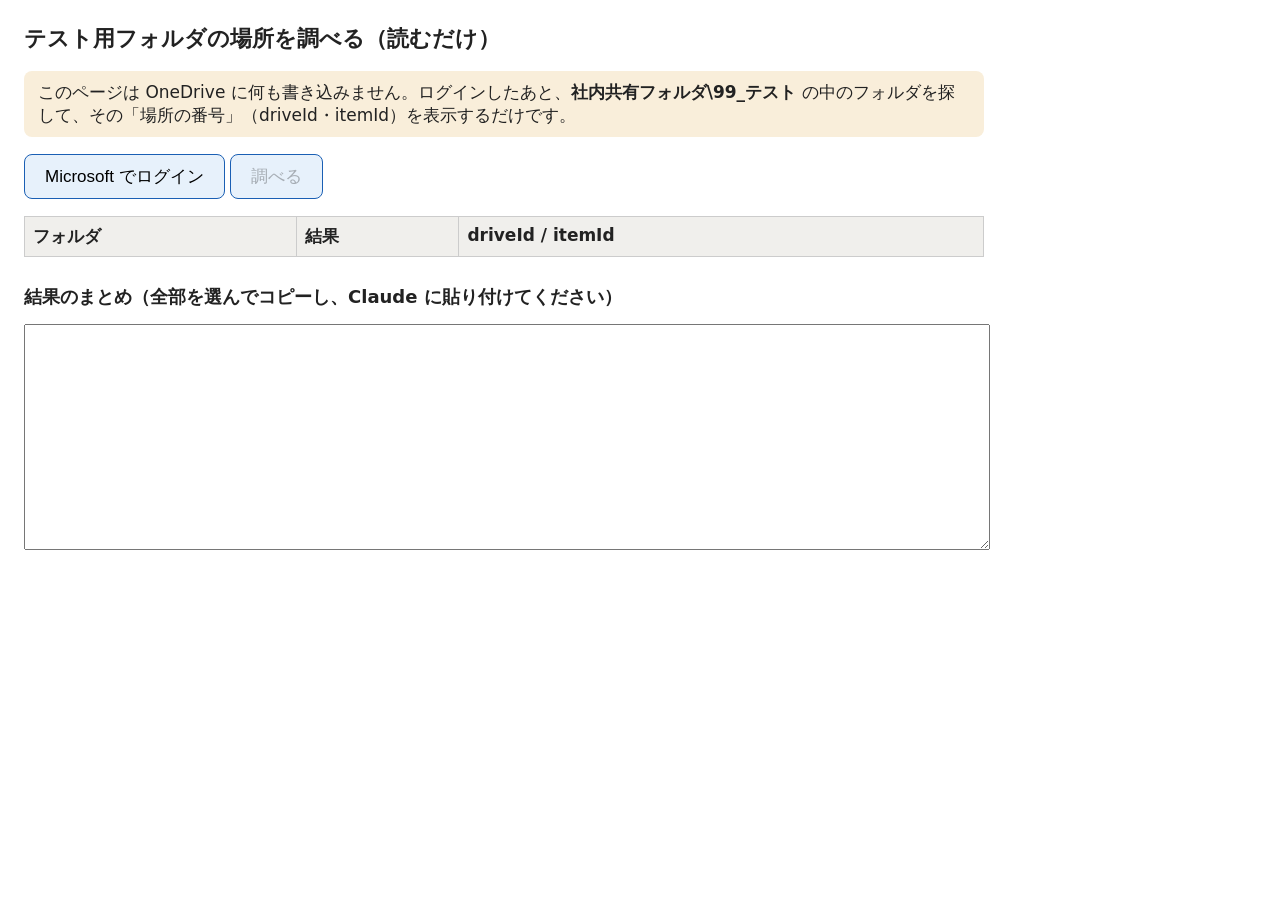
<file: setup-test.html>
<!DOCTYPE html>
<html lang="ja">
<head>
<meta charset="utf-8">
<meta name="viewport" content="width=device-width, initial-scale=1">
<meta name="robots" content="noindex">
<title>テスト用フォルダの場所を調べる</title>
<style>
  body { font-family: system-ui, "Hiragino Sans", "Yu Gothic UI", sans-serif; font-size: 17px; margin: 24px; color: #222; max-width: 960px; }
  h1 { font-size: 22px; }
  button { font-size: 17px; padding: 10px 20px; min-height: 44px; border-radius: 8px; border: 1px solid #1a5fb4; background: #e7f1fb; cursor: pointer; }
  table { border-collapse: collapse; width: 100%; margin-top: 16px; }
  th, td { border: 1px solid #ccc; padding: 8px; text-align: left; vertical-align: top; }
  th { background: #f0efec; }
  code { font-size: 14px; word-break: break-all; }
  .ng { color: #b00020; font-weight: 600; }
  .ok { color: #1b7f3b; font-weight: 600; }
  .note { background: #f9eeda; padding: 10px 14px; border-radius: 8px; }
  textarea { width: 100%; height: 220px; font-size: 13px; font-family: monospace; }
</style>
</head>
<body>
<h1>テスト用フォルダの場所を調べる（読むだけ）</h1>
<p class="note">このページは OneDrive に何も書き込みません。ログインしたあと、<b>社内共有フォルダ\99_テスト</b> の中のフォルダを探して、その「場所の番号」（driveId・itemId）を表示するだけです。</p>
<p><button id="bLogin">Microsoft でログイン</button> <button id="bRun" disabled>調べる</button></p>
<p id="who"></p>
<table>
  <thead><tr><th>フォルダ</th><th>結果</th><th>driveId / itemId</th></tr></thead>
  <tbody id="rows"></tbody>
</table>
<h2 style="font-size:18px;margin-top:28px">結果のまとめ（全部を選んでコピーし、Claude に貼り付けてください）</h2>
<textarea id="out" readonly></textarea>

<script src="lib/msal-browser.min.js"></script>
<script>
const CLIENT_ID = "9a4c8447-3e6a-437b-85d0-4662ded35f42";
const TENANT_ID = "acd238cd-b6aa-4b5a-8056-44ed0177515f";
const SCOPES = ["User.Read", "Files.ReadWrite.All"];   // ほかのアプリと同じ許可（このページは GET で読むだけ）
const BASE = "社内共有フォルダ/99_テスト";
const TARGETS = [
  { key: "kotei", label: "工程データ（全体工程表・日報・常用日報・部会資料）", path: BASE + "/12_工程/工程データ" },
  { key: "kikai", label: "稼働データ（自社機械稼働表）", path: BASE + "/03_自社機械稼働表/稼働データ" },
  { key: "haichi", label: "配置表データ（配置表閲覧版・日報の取り込み）", path: BASE + "/06_配置表/配置表データ" }
];
const $ = id => document.getElementById(id);
const msalApp = new msal.PublicClientApplication({
  auth: { clientId: CLIENT_ID, authority: "https://login.microsoftonline.com/" + TENANT_ID, redirectUri: new URL("./", location.href).href },
  cache: { cacheLocation: "localStorage" }
});
async function token() {
  const account = msalApp.getActiveAccount();
  try { return (await msalApp.acquireTokenSilent({ scopes: SCOPES, account })).accessToken; }
  catch (e) { await msalApp.acquireTokenRedirect({ scopes: SCOPES, account }); }
}
const enc = p => p.split("/").map(encodeURIComponent).join("/");
async function run() {
  $("rows").innerHTML = "";
  const lines = ["調べた日時: " + new Date().toLocaleString("ja-JP")];
  for (const t of TARGETS) {
    const tr = document.createElement("tr");
    let result, ids = "";
    try {
      const res = await fetch("https://graph.microsoft.com/v1.0/me/drive/root:/" + enc(t.path) + "?$select=id,name,folder,parentReference",
        { headers: { Authorization: "Bearer " + await token() } });
      if (res.status === 404) { result = '<span class="ng">見つかりません</span>'; lines.push(t.key + ": 見つかりません (" + t.path + ")"); }
      else if (!res.ok) { result = '<span class="ng">エラー ' + res.status + '</span>'; lines.push(t.key + ": エラー " + res.status); }
      else {
        const j = await res.json();
        const n = j.folder ? j.folder.childCount : "?";
        result = '<span class="ok">見つかりました</span>（中のファイル・フォルダ ' + n + ' 個）';
        ids = "<code>" + j.parentReference.driveId + "</code><br><code>" + j.id + "</code>";
        lines.push(t.key + ": driveId=" + j.parentReference.driveId + " itemId=" + j.id + " 中身=" + n);
      }
    } catch (e) { result = '<span class="ng">' + e.message + '</span>'; lines.push(t.key + ": " + e.message); }
    tr.innerHTML = "<td>" + t.label + "<br><code>" + t.path + "</code></td><td>" + result + "</td><td>" + ids + "</td>";
    $("rows").appendChild(tr);
  }
  $("out").value = lines.join("\n");
}
(async () => {
  await msalApp.initialize();
  const r = await msalApp.handleRedirectPromise();
  if (r && r.account) msalApp.setActiveAccount(r.account);
  const acc = msalApp.getActiveAccount() || msalApp.getAllAccounts()[0];
  if (acc) { msalApp.setActiveAccount(acc); $("who").textContent = "ログイン中: " + acc.name; $("bRun").disabled = false; $("bLogin").disabled = true; }
  $("bLogin").onclick = () => msalApp.loginRedirect({ scopes: SCOPES, redirectStartPage: location.href });
  $("bRun").onclick = run;
})();
</script>
</body>
</html>
</file>
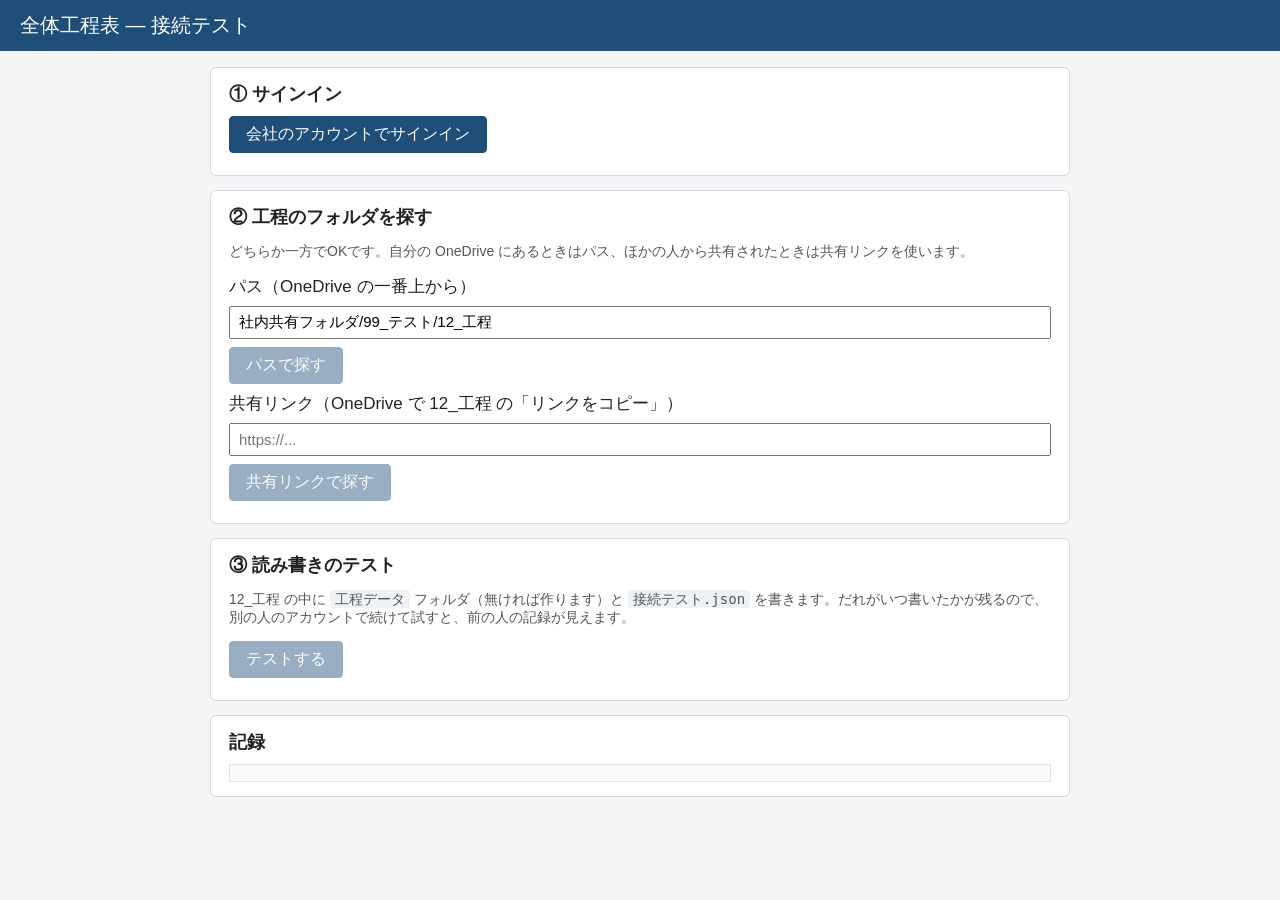
<file: test.html>
<!doctype html>
<html lang="ja">
<head>
<meta charset="utf-8">
<meta name="viewport" content="width=device-width, initial-scale=1">
<title>全体工程表 接続テスト</title>
<style>
  body { font-family: "Yu Gothic UI", "Meiryo", sans-serif; font-size: 17px; margin: 0; background: #f4f5f7; color: #222; }
  header { background: #1f4e79; color: #fff; padding: 12px 20px; font-size: 20px; }
  main { max-width: 860px; margin: 0 auto; padding: 16px; }
  section { background: #fff; border: 1px solid #d6d9de; border-radius: 6px; padding: 14px 18px; margin-bottom: 14px; }
  h2 { font-size: 18px; margin: 0 0 10px; }
  button { font-size: 16px; padding: 7px 16px; border: 1px solid #1f4e79; background: #1f4e79; color: #fff; border-radius: 4px; cursor: pointer; }
  button.sub { background: #fff; color: #1f4e79; }
  button:disabled { opacity: .45; cursor: default; }
  input[type=text] { font-size: 15px; padding: 6px 8px; width: 100%; box-sizing: border-box; }
  .row { display: flex; gap: 8px; align-items: center; margin: 8px 0; flex-wrap: wrap; }
  .ok { color: #1a7f37; font-weight: bold; }
  .ng { color: #c62828; font-weight: bold; }
  .note { color: #555; font-size: 14px; }
  #log { font-family: Consolas, "MS Gothic", monospace; font-size: 14px; white-space: pre-wrap; background: #fafafa; border: 1px solid #e3e3e3; padding: 8px; max-height: 320px; overflow: auto; }
  code { background: #eef1f5; padding: 1px 5px; border-radius: 3px; }
</style>
</head>
<body>
<header>全体工程表 ― 接続テスト</header>
<main>
  <section id="secCfg" hidden>
    <h2>設定がまだです</h2>
    <p><code>config.js</code> に clientId と tenantId が入っていません。「アプリ登録の手順」のとおり登録して、出てきた ID を入れてください。</p>
  </section>

  <section>
    <h2>① サインイン</h2>
    <div class="row">
      <button id="btnIn">会社のアカウントでサインイン</button>
      <button id="btnOut" class="sub" hidden>サインアウト</button>
      <span id="who"></span>
    </div>
  </section>

  <section>
    <h2>② 工程のフォルダを探す</h2>
    <p class="note">どちらか一方でOKです。自分の OneDrive にあるときはパス、ほかの人から共有されたときは共有リンクを使います。</p>
    <div class="row"><span>パス（OneDrive の一番上から）</span></div>
    <div class="row"><input type="text" id="inPath" value="社内共有フォルダ/99_テスト/12_工程"></div>
    <div class="row"><button id="btnPath" disabled>パスで探す</button></div>
    <div class="row"><span>共有リンク（OneDrive で 12_工程 の「リンクをコピー」）</span></div>
    <div class="row"><input type="text" id="inLink" placeholder="https://..."></div>
    <div class="row"><button id="btnLink" disabled>共有リンクで探す</button></div>
    <div id="found" class="note"></div>
  </section>

  <section>
    <h2>③ 読み書きのテスト</h2>
    <p class="note">12_工程 の中に <code>工程データ</code> フォルダ（無ければ作ります）と <code>接続テスト.json</code> を書きます。だれがいつ書いたかが残るので、別の人のアカウントで続けて試すと、前の人の記録が見えます。</p>
    <div class="row">
      <button id="btnTest" disabled>テストする</button>
    </div>
    <div id="result"></div>
  </section>

  <section>
    <h2>記録</h2>
    <div id="log"></div>
  </section>
</main>

<script src="lib/msal-browser.min.js"></script>
<script src="config.js"></script>
<script>
"use strict";
const CFG = window.KOTEI_CONFIG;
const SCOPES = ["User.Read", "Files.ReadWrite.All"];
const GRAPH = "https://graph.microsoft.com/v1.0";
const $ = id => document.getElementById(id);
const log = s => { $("log").textContent += new Date().toLocaleTimeString() + "  " + s + "\n"; $("log").scrollTop = 1e9; };

let app = null, me = null, target = null;  // target = {driveId, itemId, name}

async function token() {
  try {
    return (await app.acquireTokenSilent({ scopes: SCOPES })).accessToken;
  } catch (e) {
    if (e instanceof msal.InteractionRequiredAuthError) { await app.acquireTokenRedirect({ scopes: SCOPES }); }
    throw e;
  }
}

async function g(path, opt = {}) {
  const res = await fetch(GRAPH + path, { ...opt, headers: { Authorization: "Bearer " + await token(), ...(opt.headers || {}) } });
  return res;
}

async function gj(path, opt) {
  const res = await g(path, opt);
  const body = await res.json().catch(() => ({}));
  if (!res.ok) throw new Error(res.status + " " + (body.error && body.error.message || ""));
  return body;
}

const encPath = p => p.split("/").filter(Boolean).map(encodeURIComponent).join("/");
const shareId = url => "u!" + btoa(unescape(encodeURIComponent(url))).replace(/=+$/, "").replace(/\//g, "_").replace(/\+/g, "-");

// 共有ショートカット（remoteItem）なら持ち主の側の ID を使う
function locate(item) {
  if (item.remoteItem) return { driveId: item.remoteItem.parentReference.driveId, itemId: item.remoteItem.id, name: item.name, remote: true };
  return { driveId: item.parentReference.driveId, itemId: item.id, name: item.name, remote: false };
}

function setTarget(t) {
  target = t;
  $("found").innerHTML = `<span class="ok">見つかりました：${t.name}</span>${t.remote ? "（ほかの人の OneDrive にある共有フォルダ）" : "（自分の OneDrive）"}<br>` +
    `config.js の folder には、③ のテストで作る <code>工程データ</code> の ID を入れます（テスト後に出ます）。`;
  $("btnTest").disabled = false;
  log("フォルダ: " + t.name + "  driveId=" + t.driveId + "  itemId=" + t.itemId);
}

async function findByPath() {
  try {
    const item = await gj("/me/drive/root:/" + encPath($("inPath").value));
    setTarget(locate(item));
  } catch (e) { $("found").innerHTML = `<span class="ng">見つかりません</span>（${e.message}）`; log("パスで探す 失敗: " + e.message); }
}

async function findByLink() {
  try {
    const item = await gj("/shares/" + shareId($("inLink").value.trim()) + "/driveItem");
    setTarget(locate(item));
  } catch (e) { $("found").innerHTML = `<span class="ng">見つかりません</span>（${e.message}）`; log("共有リンクで探す 失敗: " + e.message); }
}

async function ensureDataFolder() {
  const kids = await gj(`/drives/${target.driveId}/items/${target.itemId}/children?$select=id,name,folder,parentReference&$top=999`);
  const f = kids.value.find(x => x.name === "工程データ" && x.folder);
  if (f) return f;
  log("工程データ フォルダを作ります");
  return gj(`/drives/${target.driveId}/items/${target.itemId}/children`, {
    method: "POST", headers: { "Content-Type": "application/json" },
    body: JSON.stringify({ name: "工程データ", folder: {}, "@microsoft.graph.conflictBehavior": "fail" })
  });
}

async function runTest() {
  const out = [];
  const line = (ok, s) => { out.push(`<div class="${ok ? "ok" : "ng"}">${ok ? "✓" : "✗"} ${s}</div>`); $("result").innerHTML = out.join(""); log((ok ? "OK " : "NG ") + s); };
  $("btnTest").disabled = true;
  try {
    // config.js に場所があればそれを使う（ほかの人のアカウントで試すとき）。② で探したときはそちら
    const folder = target ? await ensureDataFolder()
      : { id: CFG.folder.itemId, parentReference: { driveId: CFG.folder.driveId } };
    const drv = folder.parentReference.driveId;
    line(true, "工程データ フォルダ：使えます");
    const base = `/drives/${drv}/items/${folder.id}:/` + encodeURIComponent("接続テスト.json");

    // 読む（無ければ新しく）
    let data = { 記録: [] }, etag = null;
    // $select に downloadUrl を入れると返ってこないので、絞らずに取る
    const res = await g(base);
    if (res.status === 404) {
      line(true, "接続テスト.json はまだ無いので新しく作ります");
    } else if (res.ok) {
      const meta = await res.json();
      etag = meta.eTag;
      const dl = meta["@microsoft.graph.downloadUrl"];
      const body = dl ? await fetch(dl) : await g(base + ":/content");
      if (!body.ok) throw new Error("中身の読み込み " + body.status);
      data = await body.json();
      line(true, `読めました（これまでの記録 ${data.記録.length} 件）`);
    } else { throw new Error("読み込み " + res.status); }

    // 書く（読んだ時の eTag と違えば書かない）
    data.記録.push({ だれ: me.name, いつ: new Date().toLocaleString("ja-JP") });
    data.場所 = { driveId: drv, itemId: folder.id };  // config.js に写すため
    const put = (tag) => g(base + ":/content" + (tag ? "" : "?@microsoft.graph.conflictBehavior=fail"), {
      method: "PUT", headers: { "Content-Type": "application/json", ...(tag ? { "If-Match": tag } : {}) },
      body: JSON.stringify(data, null, 1)
    });
    const w = await put(etag);
    if (!w.ok) throw new Error("書き込み " + w.status);
    const newTag = (await w.json()).eTag;
    line(true, "書けました");

    // 古い eTag で書こうとしたら止まるか（同時に直したときの上書き防止）
    if (etag) {
      const w2 = await put(etag);
      line(w2.status === 412, w2.status === 412 ? "古い内容からの上書きは止まりました（同時に直しても消えません）" : "古い内容からの上書きが止まりませんでした（" + w2.status + "）");
    } else {
      const w2 = await put(null);
      line(w2.status === 409, w2.status === 409 ? "同じ名前で新しく作ろうとしたら止まりました" : "新規作成のぶつかりが止まりませんでした（" + w2.status + "）");
      log("もう一度「テストする」を押すと、古い内容からの上書きが止まるかも確かめます");
    }
    log("今の eTag: " + newTag);

    out.push(`<p>記録：</p><ul>${data.記録.map(r => `<li>${r.いつ}　${r.だれ}</li>`).join("")}</ul>`);
    out.push(`<p>config.js の folder に入れる値：</p><div id="log" style="max-height:none">driveId: "${drv}",\nitemId: "${folder.id}"</div>`);
    $("result").innerHTML = out.join("");
  } catch (e) {
    line(false, "失敗：" + e.message);
  } finally {
    $("btnTest").disabled = false;
  }
}

async function start() {
  if (!CFG.clientId || !CFG.tenantId) { $("secCfg").hidden = false; $("btnIn").disabled = true; return; }
  app = new msal.PublicClientApplication({
    auth: { clientId: CFG.clientId, authority: "https://login.microsoftonline.com/" + CFG.tenantId, redirectUri: new URL("./", location.href).href },
    cache: { cacheLocation: "localStorage" }
  });
  await app.initialize();
  try {
    const r = await app.handleRedirectPromise();
    if (r) app.setActiveAccount(r.account);
  } catch (e) { log("サインイン 失敗: " + e.message); }
  const acc = app.getActiveAccount() || app.getAllAccounts()[0];
  if (acc) {
    app.setActiveAccount(acc);
    try {
      me = await gj("/me?$select=displayName,mail,userPrincipalName");
      me.name = me.displayName;
      $("who").innerHTML = `<span class="ok">${me.displayName}</span>（${me.mail || me.userPrincipalName}）でサインイン中`;
      $("btnIn").hidden = true; $("btnOut").hidden = false;
      $("btnPath").disabled = false; $("btnLink").disabled = false;
      log("サインイン: " + me.displayName);
      if (CFG.folder.driveId) {
        $("btnTest").disabled = false;
        $("found").innerHTML = `<span class="ok">設定済みの 工程データ フォルダを使います。</span>そのまま ③ を押してください。`;
      }
    } catch (e) { log("自分の情報が読めません: " + e.message); }
  }
}

$("btnIn").onclick = () => app.loginRedirect({ scopes: SCOPES });
$("btnOut").onclick = () => app.logoutRedirect({ postLogoutRedirectUri: new URL("./", location.href).href });
$("btnPath").onclick = findByPath;
$("btnLink").onclick = findByLink;
$("btnTest").onclick = runTest;
start();
</script>
</body>
</html>
</file>
<file: app.css>
:root {
  --dw: 24px;        /* 1日の幅 */
  --rh: 30px;        /* 1段の高さ */
  --sw: 140px;       /* 現場名の幅 */
  --lw: 78px;        /* 段の名前の幅 */
  --line: #d9dde3;
  --head: #1f4e79;
  --sun: #fde8e8;
  --sat: #e8f0fb;
  --hol: #fde8e8;
  --today: #fff4c2;
  --fw: 46px;        /* 人の流れの1日の幅 */
}
* { box-sizing: border-box; }
[hidden] { display: none !important; }
html, body { height: 100%; }
body { margin: 0; font-family: "Yu Gothic UI", "Meiryo", sans-serif; font-size: 15px; color: #222; background: #fff; display: flex; flex-direction: column; }
button { font: inherit; font-size: 14px; padding: 4px 12px; border: 1px solid var(--head); background: var(--head); color: #fff; border-radius: 4px; cursor: pointer; }
button.sub { background: #fff; color: var(--head); }
button.danger { background: #fff; color: #c62828; border-color: #c62828; }
button.small { font-size: 13px; padding: 2px 8px; }
button:disabled { opacity: .45; cursor: default; }
input, select, textarea { font: inherit; font-size: 15px; padding: 3px 6px; border: 1px solid #b8bec7; border-radius: 3px; }
input.num { width: 7em; text-align: right; }
.ng { color: #c62828; }
.note { color: #666; font-size: 13px; }

header { display: flex; flex-wrap: wrap; gap: 8px 14px; align-items: center; padding: 6px 12px; background: var(--head); color: #fff; }
header .ttl { font-size: 18px; font-weight: bold; }
header .grp { display: flex; gap: 6px; align-items: center; }
header .right { margin-left: auto; }
header button.sub { border-color: #fff; }
#tabs button { background: transparent; border-color: #8fb0d0; }
#tabs button.on { background: #fff; color: var(--head); }
.sync { font-size: 13px; padding: 2px 8px; border-radius: 10px; background: #2e6da4; }
.sync.ok { background: #2e7d32; }
.sync.busy { background: #e09b00; }
.sync.err { background: #c62828; }
#who { font-size: 13px; }

.center { margin: 80px auto; text-align: center; font-size: 17px; }
main { flex: 1; min-height: 0; display: flex; flex-direction: column; }
.help { font-size: 13px; color: #555; padding: 4px 12px; background: #f6f8fa; border-bottom: 1px solid var(--line); }

/* ---- 工程表 ---- */
/* 指の操作は全部こちらで受ける（1本指＝選ぶ・動かす、2本指＝スクロール・ピンチ。app.js の touchDown／2本指） */
#wrap { flex: 1; overflow: auto; position: relative; touch-action: none; -webkit-user-select: none; user-select: none; -webkit-touch-callout: none; }
#chart { position: relative; display: inline-block; min-width: 100%; zoom: var(--z, 1); }
#flow, #list { touch-action: pan-x pan-y; }
table.fl, #list table { zoom: var(--z, 1); }
.hrow { display: flex; position: sticky; z-index: 6; background: #fff; }
.hrow.m { top: 0; }
.hrow.m .corner { white-space: nowrap; overflow: hidden; }
.hrow > .corner { font-size: calc(12px * var(--lfz, 1)); padding-left: calc(6px * var(--lz, 1)); }
.hrow.d { top: 22px; }
.hrow.w { top: 44px; border-bottom: 2px solid #888; }
.hrow > div { height: 22px; line-height: 22px; font-size: 12px; text-align: center; flex: none; }
.corner { position: sticky; left: 0; z-index: 7; background: #fff; width: calc((var(--sw) + var(--lw)) * var(--lz, 1)); text-align: left !important; padding-left: 6px; }
.hd { width: var(--dw); border-right: 1px solid var(--line); }
.hd.mon { text-align: left; padding-left: 3px; font-weight: bold; border-right: none; overflow: visible; white-space: nowrap; }
.hd.sun, .hd.hol { color: #c62828; background: var(--sun); }
.hd.sat { color: #1565c0; background: var(--sat); }
.hd.today { background: var(--today); font-weight: bold; }
.hd[data-day] { cursor: pointer; }
.hd[data-day]:hover { outline: 1px solid var(--head); outline-offset: -1px; }
.hd.rest { background: #cfd3d8; color: #333; font-weight: bold; }
/* 1日の幅が細いとき（3〜4か月を画面に収めたとき）は日付の字を小さく */
#chart.narrow .hrow.d > .hd, #chart.narrow .hrow.w > .hd { font-size: 10px; letter-spacing: -1px; }
/* 1日・1週間のように幅が広いときは、日付に曜日も並べる */
#chart.wide .hrow.d > .hd { font-size: 13px; font-weight: bold; }

#body { position: relative; }
.col { position: absolute; top: 0; bottom: 0; width: var(--dw); z-index: 0; pointer-events: none; }
.col.sun, .col.hol { background: var(--sun); }
.col.sat { background: var(--sat); }
.col.today { background: var(--today); }
/* 休みはバーの上にも斜線をかける（工程の途中の休みが分かるように） */
.col.rest { background: repeating-linear-gradient(45deg, rgba(110,115,122,.22) 0 2px, transparent 2px 7px); }
table.fl .rest { background: repeating-linear-gradient(45deg, #d5d8dc 0 3px, #f3f4f5 3px 7px); }

.site { display: flex; border-bottom: 1px solid #9aa3ad; position: relative; }
.sname { position: sticky; left: 0; z-index: 4; width: calc(var(--sw) * var(--lz, 1)); flex: none; background: #fff; border-right: 1px solid var(--line); padding: calc(4px * var(--lz, 1)) calc(6px * var(--lz, 1)); font-weight: bold; font-size: calc(14px * var(--lfz, 1)); cursor: pointer; overflow: hidden; }
.sname:hover { background: #eef4fb; }
.site.done .sname { color: #888; }
.donemark { font-size: .79em; font-weight: normal; background: #888; color: #fff; border-radius: 3px; padding: 0 4px; margin-right: 4px; }
header .chk { font-size: 13px; white-space: nowrap; cursor: pointer; }
.chk2 { font-size: 14px; text-align: left !important; color: #222 !important; }
/* たたむ ▾／▸（2026-10-14 ユーザー：小さすぎて押せない → 枠付きのボタンに。指の端末はさらに大きく） */
.sname .tg { display: inline-flex; align-items: center; justify-content: center; width: 1.3em; height: 1.3em; margin-right: .3em; vertical-align: middle;
  border: 1px solid #b8c7d8; border-radius: 4px; background: #f3f7fb; color: var(--head); cursor: pointer; font-size: 1.3em; line-height: 1; }
@media (pointer: coarse) { .sname .tg { width: 1.45em; height: 1.45em; font-size: 1.5em; } }
.sname .tg:hover { background: #d6e4f2; border-color: var(--head); }
.site.folded .sname { padding-top: calc(6px * var(--lz, 1)); font-size: calc(13px * var(--lfz, 1)); white-space: nowrap; text-overflow: ellipsis; }
.site.folded .llab { color: #666; cursor: pointer; }
.track.sum { cursor: default; }
.bar.sumbar { background: #9fb3c8; color: #1f2d3a; cursor: pointer; box-shadow: none; }
.corner .fold { font-size: .92em; padding: 0 5px; margin-left: 4px; }
.sname .code, .sname .tanto { display: block; font-weight: normal; font-size: .86em; color: #666; }
.lanes { flex: none; }
.lane { display: flex; height: var(--rh); border-bottom: 1px dotted var(--line); }
.lane:last-child { border-bottom: none; }
.llab { position: sticky; left: calc(var(--sw) * var(--lz, 1)); z-index: 4; width: calc(var(--lw) * var(--lz, 1)); flex: none; background: #fff; border-right: 1px solid #9aa3ad; font-size: calc(13px * var(--lfz, 1)); padding: 0 calc(4px * var(--lz, 1)); line-height: var(--rh); overflow: hidden; white-space: nowrap; }
.track { position: relative; flex: none; z-index: 1; cursor: crosshair;
  background-image: repeating-linear-gradient(to right, transparent 0 calc(var(--dw) - 1px), var(--line) calc(var(--dw) - 1px) var(--dw)); }

.bar { position: absolute; top: 3px; height: calc(var(--rh) - 6px); border-radius: 4px; color: #fff; font-size: 12px; line-height: calc(var(--rh) - 6px);
  padding: 0 5px; white-space: nowrap; overflow: hidden; cursor: grab; z-index: 2; box-shadow: 0 1px 2px rgba(0,0,0,.25); user-select: none; }
.bar.dark { color: #222; }
.bar .h { position: absolute; top: 0; bottom: 0; width: 7px; cursor: ew-resize; }
.bar .h.l { left: 0; } .bar .h.r { right: 0; }
.bar.cut-l { border-top-left-radius: 0; border-bottom-left-radius: 0; }
.bar.cut-r { border-top-right-radius: 0; border-bottom-right-radius: 0; }
.bar.drag { opacity: .85; outline: 2px solid #000; cursor: grabbing; z-index: 5; }
.bar.ghost { background: rgba(31,78,121,.35) !important; color: #000; }
.bar .st { opacity: .9; }

.addsite { position: sticky; left: 0; padding: 10px; }

/* ---- 人の流れ ---- */
#flow { flex: 1; overflow: auto; padding-bottom: 20px; }
.ngb { color: #fff; background: #d93a36; padding: 0 4px; border-radius: 3px; font-weight: normal; }
table.fl { border-collapse: separate; border-spacing: 0; font-size: 12px; }
table.fl th, table.fl td { border-right: 1px solid var(--line); border-bottom: 1px solid var(--line); height: var(--fh, 26px); padding: 0 2px; text-align: center; white-space: nowrap; }
table.fl td { width: var(--fw); min-width: var(--fw); max-width: var(--fw); overflow: hidden; text-overflow: ellipsis; }
table.fl thead th { position: sticky; background: #fff; z-index: 3; font-weight: normal; }
table.fl thead tr:nth-child(1) th { top: 0; }
table.fl thead tr:nth-child(2) th { top: var(--fh, 26px); border-bottom: 2px solid #888; }
table.fl th.nm { position: sticky; left: 0; z-index: 2; background: #fff; text-align: left; padding: 0 8px; min-width: 120px; font-weight: bold; }
table.fl thead th.nm { z-index: 4; }
table.fl tr.sec th { background: #eef2f6; text-align: left; padding: 4px 8px; font-size: 13px; position: sticky; left: 0; }
table.fl tr.tot td, table.fl tr.tot th.nm { font-weight: bold; background: #f3f6f9; }
table.fl .sun, table.fl .hol { background: var(--sun); }
table.fl .sat { background: var(--sat); }
table.fl .today { background: var(--today); }
table.fl td.as { color: #fff; cursor: pointer; }
table.fl td.as.dark { color: #222; }
table.fl td.dup { background: #d93a36 !important; color: #fff; font-weight: bold; cursor: pointer; }
table.fl td.n0 { color: #bbb; }
table.fl td.un { color: #c62828; cursor: pointer; }
/* 人の流れ：部会資料（PDF）の形（2026-11-11）。左＝現場（No・コード・名前・元請・担当）と工種、右＝工程線・労務人数（従業員／社員） */
table.fl.pdf { --scw: var(--fscw, 168px); --kcw: var(--fkcw, 150px); }
table.fl.pdf th.nm { min-width: 0; }
table.fl.pdf thead th.corner { left: 0; width: calc(var(--scw) + var(--kcw)); padding: 0 8px; font-weight: normal; color: #555; vertical-align: middle; }
table.fl.pdf thead th.corner span:first-child { float: right; }
table.fl.pdf th.sc { left: 0; width: var(--scw); min-width: var(--scw); max-width: var(--scw); white-space: normal; vertical-align: middle; font-weight: normal; padding: 4px 6px; border-bottom: 2px solid #8a96a3; }
table.fl.pdf th.sc .sno { float: left; width: 20px; color: #555; }
table.fl.pdf th.sc .sbody { margin-left: 22px; line-height: 1.5; }
table.fl.pdf th.sc .scode { font-size: 11px; color: #555; }
table.fl.pdf th.sc .snm { font-weight: bold; font-size: 13px; }
table.fl.pdf th.sc .snm small { font-weight: normal; font-size: 11px; }
table.fl.pdf th.sc .smeta { font-size: 11px; color: #333; }
table.fl.pdf th.sc .donemk { color: #fff; background: #8a96a3; padding: 0 3px; border-radius: 3px; }
table.fl.pdf th.kc { left: var(--scw); width: var(--kcw); min-width: var(--kcw); max-width: var(--kcw); white-space: normal; text-align: left; vertical-align: top; font-weight: normal; font-size: 11px; line-height: 1.35; padding: 3px 6px; }
table.fl.pdf th.kc .gai { color: #777; }
table.fl.pdf th.kc .night { color: #1a237e; font-weight: bold; }
table.fl.pdf th.kc.lb { vertical-align: middle; text-align: center; color: #333; padding: 0 4px; }
table.fl.pdf tr.fb td { height: calc(var(--fh, 26px) * .62); padding: 0; position: relative; }
table.fl.pdf tr.fb td[data-bar] { cursor: pointer; }
table.fl.pdf i.fbar { position: absolute; left: -1px; right: -1px; top: 50%; height: 8px; margin-top: -4px; background: var(--c); }
table.fl.pdf i.fbar.a { left: 2px; } table.fl.pdf i.fbar.z { right: 2px; }
table.fl.pdf i.fbar.gap { background: #fff; border: 1.5px solid var(--c); box-sizing: border-box; }
table.fl.pdf tr.cnt td { font-weight: bold; }
table.fl.pdf tr.send td, table.fl.pdf tr.send th.kc { border-bottom: 2px solid #8a96a3; }
table.fl.pdf tr.ttop td, table.fl.pdf tr.ttop th { border-top: 2px solid #555; }
table.fl.pdf tr.tot th.nm { text-align: center; letter-spacing: .1em; }
table.fl.pdf a.cap { color: #1565c0; text-decoration: underline; cursor: pointer; }
table.fl.pdf tr.tsum td, table.fl.pdf tr.tsum th { border-top: 2px solid #8a96a3; background: #e6ecf2; }
table.fl.pdf td.over { background: #d93a36 !important; color: #fff; }
table.fl.pdf td.dupx sup { color: #d93a36; font-size: 9px; margin-left: 1px; }
table.fl.pdf td.over.dupx sup { color: #fff; }

/* ---- 一覧 ---- */
.listbar { display: flex; gap: 16px; align-items: center; padding: 8px 12px; border-bottom: 1px solid var(--line); flex-wrap: wrap; }
#list { flex: 1; overflow: auto; padding: 0 12px 20px; }
#list table { border-collapse: collapse; margin-top: 8px; }
#list th, #list td { border: 1px solid var(--line); padding: 4px 8px; font-size: 14px; white-space: nowrap; }
#list th { background: #eef2f6; position: sticky; top: 0; }
#list tr.r { cursor: pointer; }
#list tr.r:hover { background: #eef4fb; }
#list td.n { text-align: right; }
.chip { display: inline-block; width: 12px; height: 12px; border-radius: 2px; vertical-align: middle; margin-right: 4px; }

/* ---- 小窓 ---- */
dialog { border: 1px solid #888; border-radius: 6px; padding: 0; min-width: 340px; max-width: 96vw; }
/* 現場の設定は横に広がりすぎないように（2026-10-14 ユーザー指定） */
#dSite { width: min(1240px, 97vw); }   /* 2026-11-17 工種の行に 社員 を足したので少し広く */
#dSite .frm { grid-template-columns: 6.5em 1fr; }
dialog::backdrop { background: rgba(0,0,0,.25); }
dialog h3 { margin: 0; padding: 10px 16px; background: var(--head); color: #fff; font-size: 16px; cursor: move; user-select: none; touch-action: none; }
/* 見出しの帯は上に止め、右に 保存・やめる など（2026-10-14 ユーザー指定。app.js で .btns の右側のボタンを移す） */
dialog:modal { max-height: calc(100dvh - 16px); overflow: auto; overscroll-behavior: contain; }
/* 小窓が開いている間は後ろの画面を止める（2026-10-14 ユーザー：タブレットで小窓の外を触ると後ろがスクロールした） */
html:has(dialog:modal), html:has(dialog:modal) body { overflow: hidden; overscroll-behavior: none; }
html:has(dialog:modal) #wrap, html:has(dialog:modal) #flow, html:has(dialog:modal) #list { overflow: hidden; touch-action: none; }
.dhead { position: sticky; top: 0; z-index: 20; display: flex; align-items: center; background: var(--head); }
.dhead h3 { flex: 1; min-width: 0; }
.dhead h3:focus { outline: none; }
.dbtns { display: flex; flex-wrap: wrap; justify-content: flex-end; gap: 6px; padding: 6px 10px 6px 0; }
.dbtns button { border-color: #fff; }
.dbtns button.sub { background: transparent; color: #fff; }
.dbtns button[type=submit] { background: #fff; color: var(--head); font-weight: bold; padding-left: 16px; padding-right: 16px; }
@media (pointer: coarse) { .dbtns button { padding: 7px 14px; font-size: 15px; } }
dialog[style*="left"] { position: fixed; right: auto; bottom: auto; }
/* 休工日のカレンダー */
#dCal { width: 600px; }
.calhelp { padding: 10px 16px 0; font-size: 14px; }
#calBody { display: flex; flex-wrap: wrap; gap: 14px; padding: 10px 16px; max-height: 60vh; overflow: auto; }
.cal { flex: none; }
.calm { font-weight: bold; margin-bottom: 4px; }
.calg { display: grid; grid-template-columns: repeat(7, 34px); gap: 3px; }
.calw { text-align: center; font-size: 12px; color: #555; }
.calw.sun { color: #c62828; } .calw.sat { color: #1565c0; }
.cald { height: 30px; border-radius: 4px; text-align: center; line-height: 26px; font-size: 13px; border: 2px solid transparent; position: relative; }
.cald.con { background: var(--bc); border-color: var(--bc); color: #fff; cursor: pointer; }
.cald.con span { color: #fff !important; }
.cald.coff { background: #fff; border-color: var(--bc); color: #333; cursor: pointer; }
.cald.out { color: #ccc; }
.cald.rest { background: #e3e5e8; color: #777; }
.cald.rest i { position: absolute; right: 2px; bottom: -2px; font-size: 9px; font-style: normal; }
.cald .red { color: #c62828; } .cald .blue { color: #1565c0; }
.cald.con:hover, .cald.coff:hover { outline: 2px solid #000; }
.calsum { padding: 0 16px; font-weight: bold; }
/* 日ごとの人数（2026-10-14） */
#headBody { display: flex; flex-wrap: wrap; gap: 14px; padding: 10px 16px; max-height: 60vh; overflow: auto; }
.calg.hg { grid-template-columns: repeat(7, 52px); }
.calg.hg .cald { height: 48px; line-height: 18px; }
.cald.hd { height: 48px; line-height: 18px; border: 1px solid #c9ced4; background: #fff; }
.cald.hd input { width: 46px; box-sizing: border-box; padding: 2px; font-size: 13px; text-align: center; border: 1px solid #bbb; border-radius: 3px; }
.cald.hd input::placeholder { color: #aaa; }
.cald.hd.ov { background: #fff4d6; border-color: #e0a800; }
.cald.hd.ov input { font-weight: bold; }
.cald.hd input.bad { background: #ffd9d9; border-color: #c62828; }
.cald.hd.hoff { background: #e3e5e8; color: #777; }
.cald.hd.hoff i { position: absolute; right: 3px; bottom: 1px; font-size: 10px; font-style: normal; }
.frm { display: grid; grid-template-columns: 5em 1fr; gap: 8px 10px; padding: 14px 16px 4px; align-items: center; }
.frm > label { text-align: right; color: #444; font-size: 14px; }
.frm input[type=text], .frm textarea, .frm select { width: 100%; }
.frm input.num { width: 7em; }
.colors { display: flex; gap: 6px; flex-wrap: wrap; }
.colors label { width: 26px; height: 26px; border-radius: 4px; cursor: pointer; border: 2px solid transparent; }
.colors input { display: none; }
.colors input:checked + label { border-color: #000; box-shadow: 0 0 0 2px #fff inset; }
dialog .who { padding: 0 16px; font-size: 12px; color: #777; }
.btns { display: flex; gap: 8px; padding: 12px 16px; border-top: 1px solid var(--line); margin-top: 10px; }
.btns .sp { flex: 1; }
#sLanes .ln { display: flex; gap: 4px; margin-bottom: 4px; align-items: center; }
#sLanes .ln input[type=text] { flex: 1; min-width: 4em; }
#sLanes .ln select.kb { width: 3.6em; flex: none; }
.lnhead { display: flex; gap: 4px; font-size: 12px; color: #666; margin-bottom: 2px; }
.lnhead .h1 { width: 3.6em; } .lnhead .h2 { flex: 1; } .lnhead .h5 { width: 8.6em; }
#sLanes .ln .lhd { flex: none; white-space: nowrap; font-size: 13px; }
/* 作業員（自社）／外注（2026-10-14）。外注の行は 業者名＋人数 */
#sLanes .ln .lgai { flex: none; white-space: nowrap; font-size: 13px; }
#sLanes .ln .lhd b, #sLanes .ln .lgai b, #sLanes .ln .lsha b { font-weight: normal; color: #555; margin: 0 3px 0 4px; }
#sLanes .ln .lsha { flex: none; white-space: nowrap; font-size: 13px; }

#sLanes .ln input.gy { width: 8em; min-width: 0; }
/* 工種の行：ハンドル・階層の字下げ（2026-11-11） */
#sLanes .ln .lhandle { flex: none; width: 18px; text-align: center; color: #8a96a3; cursor: grab; touch-action: none; user-select: none; font-size: 16px; }
#sLanes .ln .lind { flex: none; width: calc(var(--d, 0) * 1.5em); }
#sLanes .ln[data-depth="0"] input.wk { font-weight: bold; }
#sLanes .ln:not([data-depth="0"]) input.wk { background: #f7f9fc; }
.lnhead .h0 { display: inline-block; width: 22px; }
#ldLine { display: none; position: fixed; height: 3px; background: #1565c0; z-index: 1000; pointer-events: none; border-radius: 2px; }
#sLanes .ln input.hn { flex: none; width: 2.6em; min-width: 0; text-align: right; padding-left: 2px; padding-right: 4px; } .lnhead .h3 { width: 8em; } .lnhead .h4 { width: 12.5em; }
.llab.night { color: #1f3c88; font-weight: bold; }
#sLanes .dw { font-size: 13px; white-space: nowrap; }
/* その段が作業しない日：薄い斜線（バーの下に敷く。バーの上は .gap で白く抜く） */
.off { position: absolute; top: 0; bottom: 0; width: var(--dw); z-index: 1; pointer-events: none;
  background: repeating-linear-gradient(45deg, rgba(110,115,122,.20) 0 2px, transparent 2px 7px); }
/* 工程のバー：細い帯（.stripe）を行の上に引き、文字（.lbl）は帯の下に黒で出す（2026-10-07 ユーザー：文字が白抜きに重なって見えない） */
.bar:not(.sumbar):not(.ghost) { background: transparent; box-shadow: none; overflow: visible; color: #222; }
.bar .stripe { position: absolute; left: 0; right: 0; top: 0; height: 9px; background: var(--bc); border-radius: 3px; box-shadow: 0 1px 1px rgba(0,0,0,.2); }
.bar.cut-l .stripe { border-top-left-radius: 0; border-bottom-left-radius: 0; }
.bar.cut-r .stripe { border-top-right-radius: 0; border-bottom-right-radius: 0; }
/* 休みの日：外枠だけ残して中を白く抜く */
.bar .gap { position: absolute; top: 0; height: 9px; z-index: 1; pointer-events: none; background: #fff; border: 1.5px solid var(--bc); }
.bar:not(.dark) .gap { border-color: var(--bc); }
.bar .lbl { position: absolute; left: 1px; top: 10px; z-index: 2; font-size: 12px; line-height: 14px; white-space: nowrap; color: #222; overflow: hidden; text-overflow: ellipsis;
  text-shadow: 0 0 2px #fff, 0 0 2px #fff, 0 0 2px #fff; pointer-events: none; }
.bar .lbl .st { color: #555; }
.bar.drag .stripe { outline: 2px solid #000; }
.bar.drag { outline: none; }
/* Ctrl＋ドラッグのコピー（元の線は残る） */
.bar.copy { z-index: 6; cursor: copy; }
.bar.copy .stripe { outline: 2px dashed #000; }
.bar .h { z-index: 3; }

.pickrow { display: flex; gap: 6px; }
.srow { display: flex; gap: 6px; margin-bottom: 4px; }
.srow input { flex: 1; min-width: 0; }
.pickrow input { flex: 1; min-width: 0; }
select.pick { width: 7.5em; flex: none; font-size: 14px; }
#dBar { width: 560px; }
/* 社員：名簿に無い名前は赤い枠（2026-11-18） */
.srow input.bad { border-color: #c62828; background: #fff3f3; }
.lanesha { margin: -2px 0 4px; }
.lanesha b { color: #1f3a5f; }
/* 来ない日（工種の人が来ない期間・代わりの人） */
.arow { border: 1px solid var(--line); border-radius: 6px; padding: 6px; margin-bottom: 6px; background: #fafbfc; }
.arow .a1 { display: flex; gap: 6px; align-items: center; flex-wrap: wrap; }
.arow .a1 select { max-width: 10em; }
.arow .a1 input[type=date] { width: 9.5em; }
.arow .a1 .sp { flex: 1; }
.arow .a2 { display: flex; gap: 6px; align-items: center; flex-wrap: wrap; margin-top: 6px; font-size: 14px; }
.arow .chip2 { display: inline-flex; align-items: center; gap: 4px; background: #e8eef5; border-radius: 12px; padding: 2px 4px 2px 10px; }
.arow .chip2 button { border: none; background: transparent; color: #c62828; padding: 0 4px; font-size: 14px; cursor: pointer; }
.arow select.aPick { width: auto; font-size: 14px; }

/* 右クリックのメニュー */
.ctx { position: fixed; z-index: 60; background: #fff; border: 1px solid #9aa3ad; border-radius: 6px; box-shadow: 0 4px 14px rgba(0,0,0,.25); padding: 4px; min-width: 200px; }
.ctx button { display: block; width: 100%; text-align: left; background: #fff; color: #222; border: none; border-radius: 4px; padding: 7px 12px; font-size: 14px; }
.ctx button:hover { background: #e8f0fa; }
.ctx button.danger { color: #c62828; }
.ctx hr { border: none; border-top: 1px solid #e3e5e8; margin: 4px 0; }

#toast { position: fixed; left: 50%; bottom: 24px; transform: translateX(-50%); background: #333; color: #fff; padding: 8px 16px; border-radius: 6px; font-size: 14px; opacity: 0; transition: opacity .3s; pointer-events: none; z-index: 50; }
#toast.on { opacity: .95; }

@media (max-width: 700px) {
  :root { --sw: 96px; --lw: 56px; --dw: 22px; }
  header .right { margin-left: 0; }
  .help { display: none; }
}
header .ver { font-size: 11px; opacity: .75; white-space: nowrap; }

/* タブレットで選んだバー：太い枠と、端をつかむ所 */
.bar.sel .stripe { outline: 3px solid #000; outline-offset: 1px; }
/* 指の長押し（2026-10-14）：移動＝影を付けて少し浮かせる／延長・短縮＝その端に矢印／書く＝点線の枠 */
.bar.lift { z-index: 6; }
.bar.lift .stripe { box-shadow: 0 6px 12px rgba(0,0,0,.5); transform: translateY(-3px); }
.bar.edge-l::before, .bar.edge-r::after { content: "⇔"; position: absolute; top: -7px; z-index: 6; font-size: 18px; line-height: 18px; color: #000;
  background: #fff; border: 2px solid #000; border-radius: 9px; padding: 0 2px; }
.bar.edge-l::before { left: -16px; } .bar.edge-r::after { right: -16px; }
.bar.ghost.drawing { outline: 2px dashed #1f4e79; }
.bar.sel .h { width: 14px; }
.bar.sel .h.l { left: -4px; border-left: 4px solid #000; border-radius: 3px; height: 9px; }
.bar.sel .h.r { right: -4px; border-right: 4px solid #000; border-radius: 3px; height: 9px; }
header .zoom button { padding: 4px 8px; min-width: 2.2em; }
header .zoom #bZoom { min-width: 3.6em; }

/* ---- 印刷・PDF（app.js の preparePrint が #printPages に1ページずつ写しを作る） ---- */
#printPages { display: none; }
.cbody { position: relative; }
@media print {
  * { -webkit-print-color-adjust: exact; print-color-adjust: exact; }
  html, body { height: auto; display: block; background: #fff; }
  body.printing > *:not(#printPages) { display: none !important; }
  body.printing #printPages { display: block !important; }
  .ppage { break-after: page; page-break-after: always; overflow: hidden; }
  .ppage:last-child { break-after: auto; page-break-after: auto; }
  .ptitle { display: flex; justify-content: space-between; align-items: baseline; font-size: 12px; height: 22px; padding: 0 0 2px; box-sizing: border-box; }
  .ptitle b { font-size: 15px; }
  .pchart { position: relative; display: block; min-width: 0; }
  .hrow, .corner, .sname, .llab, table.fl thead th, table.fl th.nm, table.fl tr.sec th, #list th { position: static !important; }
  #printPages .addsite, #printPages .corner .fold { display: none !important; }
  .site, table.fl tr, #list tr { break-inside: avoid; page-break-inside: avoid; }
  .bar.sel .stripe { outline: none; }
  .bar.sel .h { border: none; }
}

/* 完了した工種（たたむ） */
.lane.donerow { height: 20px !important; background: #f6f7f9; }
.lane.donerow .llab { line-height: 20px; font-size: calc(12px * var(--lfz, 1)); color: #666; cursor: pointer; background: #f6f7f9; }
.lane.donerow .llab:hover { color: var(--head); text-decoration: underline; }
.lane.donerow .track { background-image: none; cursor: pointer; }
.llab.ldone { color: #999; text-decoration: line-through; }
#sLanes .ldn { color: #666; margin-left: 4px; }
#dOld { width: 560px; }
#oldBody { padding: 10px 16px; max-height: 50vh; overflow: auto; }
.oldrow { display: flex; align-items: center; gap: 12px; padding: 6px 0; border-bottom: 1px dotted var(--line); }
.oldrow .onm { flex: 1; }
.oldrow .onm .note { display: block; }
.oldrow label { white-space: nowrap; font-size: 14px; cursor: pointer; }
.oldrow label.del { color: #c62828; }
@media print { .lane.donerow { display: none; } }

/* 印刷の小窓 */
#dPrint { width: 600px; }
.pquick { display: flex; gap: 4px; flex-wrap: wrap; margin: 4px 0; }
#dOnly { width: 520px; }
#oSites { max-height: 50vh; overflow: auto; border: 1px solid var(--line); border-radius: 4px; padding: 4px 8px; }
#oSites label { display: block; padding: 3px 0; font-size: 14px; cursor: pointer; }
#oSites label.done { color: #888; }
#oSites input { margin-right: 6px; }
#oSites .tanto { color: #666; font-size: 12px; margin-left: 8px; }
#bOnly.on { background: #ffe082; color: #222; border-color: #ffe082; font-weight: bold; }
#pSites { max-height: 40vh; overflow: auto; border: 1px solid var(--line); border-radius: 4px; padding: 4px 8px; }
#pSites label { display: block; padding: 3px 0; font-size: 14px; cursor: pointer; }
#pSites label.done { color: #888; }
#pSites input { margin-right: 6px; }

.pwarn { margin-top: 4px; font-size: 12px; color: #8a5a00; background: #fff6e0; border: 1px solid #f0d090; border-radius: 4px; padding: 4px 8px; }
.oldrow.fin .onm b { color: #555; }

/* 現場の地図（現場の設定） */
.maprow { display: flex; gap: 12px; align-items: flex-start; }
.mapctl { flex: 1; min-width: 0; display: flex; flex-direction: column; gap: 6px; }
#sMapZoom { width: 160px; vertical-align: middle; }
/* 枠の大きさは app.js（MAP_FH・Excel の地図の場所と同じ縦横の比） */
.mapbox { flex: none; position: relative; border: 1px dashed #9aa3ad; border-radius: 2px; overflow: hidden; background: #fff; cursor: pointer; touch-action: none;
  display: flex; align-items: center; justify-content: center; text-align: center; }
.mapbox.has { border-style: solid; border-color: #333; cursor: grab; }
.mapbox.drop { outline: 3px dashed var(--head); outline-offset: 2px; background: #eef4fb; }
.mapbox:focus { outline: 2px solid var(--head); }
.mapbox img { position: absolute; max-width: none; max-height: none; pointer-events: none; -webkit-user-drag: none; user-select: none; }
.mapbox .note { padding: 6px; font-size: 12px; }
label .req { color: #c62828; font-size: 11px; font-weight: normal; }
.filebtn { display: inline-block; font-size: 13px; padding: 2px 8px; border: 1px solid var(--head); color: var(--head); background: #fff; border-radius: 4px; cursor: pointer; }

/* 週間工程表（印刷。1500×1040px で組む） */
.wkpage { width: 1500px; height: 1040px; font-family: "MS Gothic", "Yu Gothic UI", sans-serif; color: #000; display: flex; flex-direction: column; }
.wkpage table { border-collapse: collapse; table-layout: fixed; width: 100%; }
.wkhd td { border: 2px solid #000; padding: 2px 6px; font-size: 15px; height: 34px; }
.wkhd tr:first-child td:not(.wkco) { border-top: none; border-left: none; border-right: none; }
.wkhd .wkttl { font-size: 30px; font-weight: bold; letter-spacing: 6px; border: none !important; padding: 0; }
.wkhd .wkmade { border: 2px solid #000 !important; text-align: center; font-size: 15px; }
.wkhd .wkco { border: none; text-align: right; font-size: 30px; font-weight: bold; vertical-align: bottom; }
.wkhd .wkco img { height: 34px; width: auto; display: inline-block; }
.wkhd .vt { writing-mode: vertical-rl; text-align: center; font-size: 13px; padding: 0; }
.wkhd .wkname div, .wkhd .wkki div { line-height: 26px; }
.wkhd .wkaddr { vertical-align: top; }
.wkhd tr:last-child td { border: none; height: 30px; }
.wkhd .wktanto { border-bottom: 2px solid #000 !important; font-weight: bold; font-size: 16px; }
.wk { flex: 1; border: 2px solid #000; }
.wk td { border: 1px solid #000; padding: 0; font-size: 14px; position: relative; }
.wk .wkym { text-align: center; font-size: 15px; }
.wk .wkw { text-align: center; font-size: 15px; border-left: 2px solid #000; }
.wk .wkm { text-align: left; padding-left: 8px; font-size: 14px; border-top: none; }
.wk .wkd { text-align: center; font-weight: bold; font-size: 17px; }
.wk .wkd.red { color: #e00; } .wk .wkd.blue { color: #06c; }
.wk .wkdiag { background: linear-gradient(to top right, transparent calc(50% - 1px), #000 50%, transparent calc(50% + 1px)); }
.wk .wkl { padding: 2px 4px; font-size: 14px; line-height: 1.25; white-space: pre-wrap; word-break: break-all; vertical-align: middle; }
.wk .wkoff { background: linear-gradient(90deg, #c8c8c8, #f4f4f4 50%, #c8c8c8); }
.wk .wkbar { position: absolute; left: -1px; right: -1px; top: 50%; height: 11px; margin-top: -6px; background: #000; }
.wk .wkn { vertical-align: top; text-align: left; font-size: 13px; padding: 2px; }
.wk .wknote { text-align: center; letter-spacing: 4px; }
.wk .wkmemo { vertical-align: top; font-size: 12px; padding: 2px 4px; line-height: 19px; border-left: 2px solid #000;
  background: repeating-linear-gradient(to bottom, transparent 0 18px, #999 18px 19px); }
.wk .wkmap { padding: 0; border: 2px solid #000; vertical-align: top; overflow: hidden; }
.wk .wkmap { position: relative; }
.wk .wkmap img { position: absolute; inset: 0; width: 100%; height: 100%; object-fit: contain; object-position: top; display: block; }
.wk .wkmap .nomap { position: absolute; inset: 0; }
.wk .wkmap .nomap { height: 100%; display: flex; align-items: center; justify-content: center; color: #bbb; font-size: 20px; }

/* 工種を1つずつたたむ */
/* 工種のたたむボタンは押しやすく（2026-11-11 ユーザー：小さすぎる）。左にハンドル、下位の工種は字下げ */
.llab { padding-left: calc((2px + var(--ind, 0) * 12px) * var(--lz, 1)) !important; }
.llab .lhandle { display: inline-block; width: 14px; text-align: center; color: #b0b8c1; cursor: grab; touch-action: none; user-select: none; }
.llab .lhandle:hover { color: var(--head); }
.llab .ltg { display: inline-block; width: 22px; height: 20px; line-height: 18px; margin-right: 3px; text-align: center; color: #5b6b7c; cursor: pointer; font-size: 13px;
  border: 1px solid #c9d1da; border-radius: 4px; background: #f6f8fa; vertical-align: middle; }
.llab .ltg:hover { color: #fff; background: var(--head); border-color: var(--head); }
.lane.lparent > .llab { font-weight: bold; }
.llab .kn { font-weight: normal; color: #888; }

.lane.lfold { height: 16px !important; }
.lane.lfold .llab { line-height: 16px; font-size: calc(11px * var(--lfz, 1)); color: #666; cursor: pointer; }
.lane.lfold .llab:hover { color: var(--head); }
.lane.lfold .track { cursor: pointer; }
.lfbar { position: absolute; top: 6px; height: 4px; border-radius: 2px; }

/* 人数のテンキー（2026-10-14 ユーザー：タブレットで 数字と＋ の電卓式。app.js が開いている小窓の中へ移して出す） */
#kpad { position: fixed; right: 10px; bottom: 10px; z-index: 50; display: grid; grid-template-columns: repeat(4, 64px); gap: 6px; padding: 8px;
  background: #e9edf2; border: 1px solid #9aa3ad; border-radius: 8px; box-shadow: 0 4px 16px rgba(0,0,0,.3); touch-action: manipulation; user-select: none; }
#kpad[hidden] { display: none; }
#kpad button { height: 52px; padding: 0; font-size: 22px; background: #fff; color: #222; border: 1px solid #b8c0ca; border-radius: 6px; }
#kpad button:active { background: #d6e4f2; }
#kpad .kfn { background: #f3f4f6; font-size: 20px; }
#kpad .kplus { background: #fff4d6; font-weight: bold; font-size: 26px; }
#kpad .knext { grid-column: span 2; background: var(--head); color: #fff; font-size: 18px; border-color: var(--head); }
#kpad .kclose { font-size: 15px; background: #f3f4f6; }
#kpad button:disabled { opacity: .35; }

/* バーの文字が2行（人数を2行目へ。2026-10-14） */
.bar .lbl.two { line-height: 14px; }
/* 新しい版の知らせ（2026-10-14） */
.updbar { position: fixed; left: 50%; bottom: 16px; transform: translateX(-50%); z-index: 100; background: #fff8e1; border: 2px solid #e0a800; border-radius: 8px;
  padding: 10px 14px; font-size: 15px; box-shadow: 0 4px 16px rgba(0,0,0,.3); display: flex; gap: 12px; align-items: center; white-space: nowrap; }
.updbar[hidden] { display: none; }
.updbar button { font-size: 15px; padding: 6px 16px; font-weight: bold; }
.lane.lfold .llab .ltg { height: 14px; line-height: 12px; font-size: 10px; width: 18px; }
.lnhead .h5 { width: 25em !important; } .lnhead .h4 { width: 15em !important; }
@media print { .llab .lhandle { display: none; } .llab .ltg { border: none; background: none; } }
/* ハンドルでつかんでいる間（2026-11-11 ユーザー：手がグーにならない・行が入れ替わって見えない） */
body.ldragging, body.ldragging * { cursor: grabbing !important; user-select: none !important; }
#sLanes .ln.lifting, .lane.lifting { position: relative; z-index: 30; background: #fff; box-shadow: 0 6px 18px rgba(20, 40, 70, .28); outline: 2px solid #1565c0; outline-offset: -2px; }
#sLanes .ln.ldslide, .lane.ldslide { position: relative; transition: transform .15s ease; }
.lane.lifting > .llab { background: #e8f1fb; }
/* たたんだ親の行に出す下位の工種の工程線（2026-11-11） */
.lfbar.kidbar { height: 5px; border-radius: 2px; opacity: .85; cursor: pointer; }
.lfbar.kidbar:hover { opacity: 1; outline: 1px solid #333; }
/* 人の流れ 1現場1行（2026-11-11）：工程線の行は普通の高さ、線は縦に並べる。現場名・工種名は1行で … */
table.fl.pdf tr.fb.one td { height: var(--fh, 26px); }
table.fl.pdf tr.fb.one i.fbar { top: 50%; }
table.fl.pdf th.kc.one { vertical-align: middle; }
table.fl.pdf th.kc.one div { overflow: hidden; text-overflow: ellipsis; white-space: nowrap; max-width: calc(var(--kcw) - 12px); }
table.fl.pdf th.kc .kcn { color: #888; margin-left: 4px; }
table.fl.pdf th.sc .sbody > div { overflow: hidden; text-overflow: ellipsis; white-space: nowrap; }
table.fl.pdf th.sc .sbody { line-height: 1.3; }
/* 人の流れの行を低くしたとき（1ページに収める）、現場の欄の字が行からはみ出さないように少し小さく */
table.fl.pdf th.sc .sbody { font-size: 11px; } table.fl.pdf th.sc .snm { font-size: 12px; } table.fl.pdf th.sc .scode, table.fl.pdf th.sc .smeta { font-size: 10px; }
table.fl.pdf th.sc { padding: 1px 4px; }

/* 印刷の人の流れは読みやすい字に（2026-11-12 ユーザー指定）。BIZ UDPゴシック（Windows 10 以降に入っているユニバーサルデザインの字）、無ければメイリオ */
table.fl.prt { font-family: "BIZ UDPGothic", "BIZ UDPゴシック", "BIZ UDGothic", "Meiryo", "メイリオ", sans-serif; font-size: 13px; }
table.fl.prt th.sc .sbody { font-size: 12px; } table.fl.prt th.sc .snm { font-size: 13px; }
table.fl.prt th.sc .scode, table.fl.prt th.sc .smeta { font-size: 11px; }
table.fl.prt th.kc { font-size: 12px; }
table.fl.prt tr.cnt td, table.fl.prt tr.tot td { font-size: 14px; }
/* ほかのアプリへの移動ボタン（2026-11-17）。同じ窓で開く */
nav.appjump { display: inline-flex; gap: 4px; margin: 0 8px; vertical-align: middle; }
nav.appjump a { display: inline-block; background: #fff; color: #1f3a5f; border: 1px solid #fff; border-radius: 4px; padding: 2px 10px; font-size: 13px; font-weight: normal; text-decoration: none; white-space: nowrap; line-height: 1.6; }
nav.appjump a:hover { background: #e8eef5; }
@media print { nav.appjump { display: none !important; } }

/* 月の境（2026-11-18 ユーザー：月末と月初めの間に、少し太く目立つ色の縦線）。1日の列の左に引く。工程表と人の流れ */
:root { --monline: #e65100; }
.hd.m1, table.fl th.m1, table.fl td.m1 { box-shadow: inset 2px 0 0 var(--monline); }
.col.m1 { border-left: 2px solid var(--monline); z-index: 0; }
.hd.mon.m1 { color: var(--monline); }
@media print { .hd.m1, table.fl th.m1, table.fl td.m1 { box-shadow: inset 2px 0 0 #e65100 !important; -webkit-print-color-adjust: exact; print-color-adjust: exact; } .col.m1 { -webkit-print-color-adjust: exact; print-color-adjust: exact; } }

/* 2026-11-18 夜 工程表の下の労務人数（画面の下に固定。印刷には出さない） */
#chart { min-height: 100%; display: inline-flex; flex-direction: column; }
#chart > #body { flex: none; }
.lfoot { position: sticky; bottom: 0; z-index: 8; margin-top: auto; background: #fff; border-top: 2px solid #888; box-shadow: 0 -2px 4px rgba(0,0,0,.12); }
.lfoot .hrow.lf { position: static; }
.lfoot .hrow.lf > div { height: 20px; line-height: 20px; }
.lfoot .corner { font-size: 12px; font-weight: bold; color: #1f3a5f; white-space: nowrap; overflow: hidden; text-overflow: ellipsis; border-bottom: 1px solid var(--line); }
.lfoot .lfn { font-size: 12px; border-bottom: 1px solid var(--line); }
.lfoot .hrow.sum > div { background: #eef3f8; }
.lfoot .lfn.over { background: #d93a36 !important; color: #fff; font-weight: bold; }
@media print { .lfoot { display: none !important; } .pchart { min-height: 0 !important; } }

/* 2026-11-18 夜 工程の小窓の外注の行 */
#bGaiRows .grow { display: flex; align-items: center; gap: 4px; margin-bottom: 4px; }
#bGaiRows .grow .gy { flex: 1; min-width: 0; }
#bStf, #bNum, #bGaiRows .gn { width: 4em !important; text-align: right; }

/* 2026-11-18 夜 人の流れの最下行（従業員・社員・合計）を画面の下に固定。bottom は app.js が行の高さから入れる。印刷では固定しない */
#flow { padding-bottom: 0; }
table.fl tr.tot > th, table.fl tr.tot > td { position: sticky; z-index: 2; }
table.fl tr.tot > th.nm { left: 0; z-index: 4; }
table.fl tr.tot.ttop > * { box-shadow: inset 0 2px 0 #888; }
@media print { table.fl tr.tot > th, table.fl tr.tot > td { position: static !important; box-shadow: none; } }

/* 2026-11-18 夜：確定（日にちを動かせない）の工程 */
.bar.fixed .stripe { outline: 2px solid #d32f2f; outline-offset: 1px; }
.bar .lbl b.fx { color: #d32f2f; font-weight: bold; }
table.fl td { position: relative; }
table.fl i.fxbox { position: absolute; left: 0; right: 0; top: 0; bottom: 0; pointer-events: none; z-index: 3; box-sizing: border-box; }
.fixchk { display: inline-flex; align-items: center; gap: 4px; font-weight: bold; color: #d32f2f; }
</file>
<file: bukai/app.css>
:root {
  --dw: 24px;        /* 1日の幅 */
  --rh: 30px;        /* 1段の高さ */
  --sw: 140px;       /* 現場名の幅 */
  --lw: 78px;        /* 段の名前の幅 */
  --line: #d9dde3;
  --head: #1f4e79;
  --sun: #fde8e8;
  --sat: #e8f0fb;
  --hol: #fde8e8;
  --today: #fff4c2;
  --fw: 46px;        /* 人の流れの1日の幅 */
}
* { box-sizing: border-box; }
[hidden] { display: none !important; }
html, body { height: 100%; }
body { margin: 0; font-family: "Yu Gothic UI", "Meiryo", sans-serif; font-size: 15px; color: #222; background: #fff; display: flex; flex-direction: column; }
button { font: inherit; font-size: 14px; padding: 4px 12px; border: 1px solid var(--head); background: var(--head); color: #fff; border-radius: 4px; cursor: pointer; }
button.sub { background: #fff; color: var(--head); }
button.danger { background: #fff; color: #c62828; border-color: #c62828; }
button.small { font-size: 13px; padding: 2px 8px; }
button:disabled { opacity: .45; cursor: default; }
input, select, textarea { font: inherit; font-size: 15px; padding: 3px 6px; border: 1px solid #b8bec7; border-radius: 3px; }
input.num { width: 7em; text-align: right; }
.ng { color: #c62828; }
.note { color: #666; font-size: 13px; }

header { display: flex; flex-wrap: wrap; gap: 8px 14px; align-items: center; padding: 6px 12px; background: var(--head); color: #fff; }
header .ttl { font-size: 18px; font-weight: bold; }
header .grp { display: flex; gap: 6px; align-items: center; }
header .right { margin-left: auto; }
header button.sub { border-color: #fff; }
#tabs button { background: transparent; border-color: #8fb0d0; }
#tabs button.on { background: #fff; color: var(--head); }
.sync { font-size: 13px; padding: 2px 8px; border-radius: 10px; background: #2e6da4; }
.sync.ok { background: #2e7d32; }
.sync.busy { background: #e09b00; }
.sync.err { background: #c62828; }
#who { font-size: 13px; }

.center { margin: 80px auto; text-align: center; font-size: 17px; }
main { flex: 1; min-height: 0; display: flex; flex-direction: column; }
.help { font-size: 13px; color: #555; padding: 4px 12px; background: #f6f8fa; border-bottom: 1px solid var(--line); }

/* ---- 工程表 ---- */
/* 指の操作は全部こちらで受ける（1本指＝選ぶ・動かす、2本指＝スクロール・ピンチ。app.js の touchDown／2本指） */
#wrap { flex: 1; overflow: auto; position: relative; touch-action: none; -webkit-user-select: none; user-select: none; -webkit-touch-callout: none; }
#chart { position: relative; display: inline-block; min-width: 100%; zoom: var(--z, 1); }
#flow, #list { touch-action: pan-x pan-y; }
table.fl, #list table { zoom: var(--z, 1); }
.hrow { display: flex; position: sticky; z-index: 6; background: #fff; }
.hrow.m { top: 0; }
.hrow.m .corner { white-space: nowrap; overflow: hidden; }
.hrow > .corner { font-size: calc(12px * var(--lfz, 1)); padding-left: calc(6px * var(--lz, 1)); }
.hrow.d { top: 22px; }
.hrow.w { top: 44px; border-bottom: 2px solid #888; }
.hrow > div { height: 22px; line-height: 22px; font-size: 12px; text-align: center; flex: none; }
.corner { position: sticky; left: 0; z-index: 7; background: #fff; width: calc((var(--sw) + var(--lw)) * var(--lz, 1)); text-align: left !important; padding-left: 6px; }
.hd { width: var(--dw); border-right: 1px solid var(--line); }
.hd.mon { text-align: left; padding-left: 3px; font-weight: bold; border-right: none; overflow: visible; white-space: nowrap; }
.hd.sun, .hd.hol { color: #c62828; background: var(--sun); }
.hd.sat { color: #1565c0; background: var(--sat); }
.hd.today { background: var(--today); font-weight: bold; }
.hd[data-day] { cursor: pointer; }
.hd[data-day]:hover { outline: 1px solid var(--head); outline-offset: -1px; }
.hd.rest { background: #cfd3d8; color: #333; font-weight: bold; }
/* 1日の幅が細いとき（3〜4か月を画面に収めたとき）は日付の字を小さく */
#chart.narrow .hrow.d > .hd, #chart.narrow .hrow.w > .hd { font-size: 10px; letter-spacing: -1px; }
/* 1日・1週間のように幅が広いときは、日付に曜日も並べる */
#chart.wide .hrow.d > .hd { font-size: 13px; font-weight: bold; }

#body { position: relative; }
.col { position: absolute; top: 0; bottom: 0; width: var(--dw); z-index: 0; pointer-events: none; }
.col.sun, .col.hol { background: var(--sun); }
.col.sat { background: var(--sat); }
.col.today { background: var(--today); }
/* 休みはバーの上にも斜線をかける（工程の途中の休みが分かるように） */
.col.rest { background: repeating-linear-gradient(45deg, rgba(110,115,122,.22) 0 2px, transparent 2px 7px); }
table.fl .rest { background: repeating-linear-gradient(45deg, #d5d8dc 0 3px, #f3f4f5 3px 7px); }

.site { display: flex; border-bottom: 1px solid #9aa3ad; position: relative; }
.sname { position: sticky; left: 0; z-index: 4; width: calc(var(--sw) * var(--lz, 1)); flex: none; background: #fff; border-right: 1px solid var(--line); padding: calc(4px * var(--lz, 1)) calc(6px * var(--lz, 1)); font-weight: bold; font-size: calc(14px * var(--lfz, 1)); cursor: pointer; overflow: hidden; }
.sname:hover { background: #eef4fb; }
.site.done .sname { color: #888; }
.donemark { font-size: .79em; font-weight: normal; background: #888; color: #fff; border-radius: 3px; padding: 0 4px; margin-right: 4px; }
header .chk { font-size: 13px; white-space: nowrap; cursor: pointer; }
.chk2 { font-size: 14px; text-align: left !important; color: #222 !important; }
/* たたむ ▾／▸（2026-10-14 ユーザー：小さすぎて押せない → 枠付きのボタンに。指の端末はさらに大きく） */
.sname .tg { display: inline-flex; align-items: center; justify-content: center; width: 1.3em; height: 1.3em; margin-right: .3em; vertical-align: middle;
  border: 1px solid #b8c7d8; border-radius: 4px; background: #f3f7fb; color: var(--head); cursor: pointer; font-size: 1.3em; line-height: 1; }
@media (pointer: coarse) { .sname .tg { width: 1.45em; height: 1.45em; font-size: 1.5em; } }
.sname .tg:hover { background: #d6e4f2; border-color: var(--head); }
.site.folded .sname { padding-top: calc(6px * var(--lz, 1)); font-size: calc(13px * var(--lfz, 1)); white-space: nowrap; text-overflow: ellipsis; }
.site.folded .llab { color: #666; cursor: pointer; }
.track.sum { cursor: default; }
.bar.sumbar { background: #9fb3c8; color: #1f2d3a; cursor: pointer; box-shadow: none; }
.corner .fold { font-size: .92em; padding: 0 5px; margin-left: 4px; }
.sname .code, .sname .tanto { display: block; font-weight: normal; font-size: .86em; color: #666; }
.lanes { flex: none; }
.lane { display: flex; height: var(--rh); border-bottom: 1px dotted var(--line); }
.lane:last-child { border-bottom: none; }
.llab { position: sticky; left: calc(var(--sw) * var(--lz, 1)); z-index: 4; width: calc(var(--lw) * var(--lz, 1)); flex: none; background: #fff; border-right: 1px solid #9aa3ad; font-size: calc(13px * var(--lfz, 1)); padding: 0 calc(4px * var(--lz, 1)); line-height: var(--rh); overflow: hidden; white-space: nowrap; }
.track { position: relative; flex: none; z-index: 1; cursor: crosshair;
  background-image: repeating-linear-gradient(to right, transparent 0 calc(var(--dw) - 1px), var(--line) calc(var(--dw) - 1px) var(--dw)); }

.bar { position: absolute; top: 3px; height: calc(var(--rh) - 6px); border-radius: 4px; color: #fff; font-size: 12px; line-height: calc(var(--rh) - 6px);
  padding: 0 5px; white-space: nowrap; overflow: hidden; cursor: grab; z-index: 2; box-shadow: 0 1px 2px rgba(0,0,0,.25); user-select: none; }
.bar.dark { color: #222; }
.bar .h { position: absolute; top: 0; bottom: 0; width: 7px; cursor: ew-resize; }
.bar .h.l { left: 0; } .bar .h.r { right: 0; }
.bar.cut-l { border-top-left-radius: 0; border-bottom-left-radius: 0; }
.bar.cut-r { border-top-right-radius: 0; border-bottom-right-radius: 0; }
.bar.drag { opacity: .85; outline: 2px solid #000; cursor: grabbing; z-index: 5; }
.bar.ghost { background: rgba(31,78,121,.35) !important; color: #000; }
.bar .st { opacity: .9; }

.addsite { position: sticky; left: 0; padding: 10px; }

/* ---- 人の流れ ---- */
#flow { flex: 1; overflow: auto; padding-bottom: 20px; }
.ngb { color: #fff; background: #d93a36; padding: 0 4px; border-radius: 3px; font-weight: normal; }
table.fl { border-collapse: separate; border-spacing: 0; font-size: 12px; }
table.fl th, table.fl td { border-right: 1px solid var(--line); border-bottom: 1px solid var(--line); height: var(--fh, 26px); padding: 0 2px; text-align: center; white-space: nowrap; }
table.fl td { width: var(--fw); min-width: var(--fw); max-width: var(--fw); overflow: hidden; text-overflow: ellipsis; }
table.fl thead th { position: sticky; background: #fff; z-index: 3; font-weight: normal; }
table.fl thead tr:nth-child(1) th { top: 0; }
table.fl thead tr:nth-child(2) th { top: var(--fh, 26px); border-bottom: 2px solid #888; }
table.fl th.nm { position: sticky; left: 0; z-index: 2; background: #fff; text-align: left; padding: 0 8px; min-width: 120px; font-weight: bold; }
table.fl thead th.nm { z-index: 4; }
table.fl tr.sec th { background: #eef2f6; text-align: left; padding: 4px 8px; font-size: 13px; position: sticky; left: 0; }
table.fl tr.tot td, table.fl tr.tot th.nm { font-weight: bold; background: #f3f6f9; }
table.fl .sun, table.fl .hol { background: var(--sun); }
table.fl .sat { background: var(--sat); }
table.fl .today { background: var(--today); }
table.fl td.as { color: #fff; cursor: pointer; }
table.fl td.as.dark { color: #222; }
table.fl td.dup { background: #d93a36 !important; color: #fff; font-weight: bold; cursor: pointer; }
table.fl td.n0 { color: #bbb; }
table.fl td.un { color: #c62828; cursor: pointer; }
/* 人の流れ：部会資料（PDF）の形（2026-11-11）。左＝現場（No・コード・名前・元請・担当）と工種、右＝工程線・労務人数（従業員／社員） */
table.fl.pdf { --scw: 168px; --kcw: 150px; }
table.fl.pdf th.nm { min-width: 0; }
table.fl.pdf thead th.corner { left: 0; width: calc(var(--scw) + var(--kcw)); padding: 0 8px; font-weight: normal; color: #555; vertical-align: middle; }
table.fl.pdf thead th.corner span:first-child { float: right; }
table.fl.pdf th.sc { left: 0; width: var(--scw); min-width: var(--scw); max-width: var(--scw); white-space: normal; vertical-align: middle; font-weight: normal; padding: 4px 6px; border-bottom: 2px solid #8a96a3; }
table.fl.pdf th.sc .sno { float: left; width: 20px; color: #555; }
table.fl.pdf th.sc .sbody { margin-left: 22px; line-height: 1.5; }
table.fl.pdf th.sc .scode { font-size: 11px; color: #555; }
table.fl.pdf th.sc .snm { font-weight: bold; font-size: 13px; }
table.fl.pdf th.sc .snm small { font-weight: normal; font-size: 11px; }
table.fl.pdf th.sc .smeta { font-size: 11px; color: #333; }
table.fl.pdf th.sc .donemk { color: #fff; background: #8a96a3; padding: 0 3px; border-radius: 3px; }
table.fl.pdf th.kc { left: var(--scw); width: var(--kcw); min-width: var(--kcw); max-width: var(--kcw); white-space: normal; text-align: left; vertical-align: top; font-weight: normal; font-size: 11px; line-height: 1.35; padding: 3px 6px; }
table.fl.pdf th.kc .gai { color: #777; }
table.fl.pdf th.kc .night { color: #1a237e; font-weight: bold; }
table.fl.pdf th.kc.lb { vertical-align: middle; text-align: center; color: #333; padding: 0 4px; }
table.fl.pdf tr.fb td { height: calc(var(--fh, 26px) * .62); padding: 0; position: relative; }
table.fl.pdf tr.fb td[data-bar] { cursor: pointer; }
table.fl.pdf i.fbar { position: absolute; left: -1px; right: -1px; top: 50%; height: 8px; margin-top: -4px; background: var(--c); }
table.fl.pdf i.fbar.a { left: 2px; } table.fl.pdf i.fbar.z { right: 2px; }
table.fl.pdf i.fbar.gap { background: #fff; border: 1.5px solid var(--c); box-sizing: border-box; }
table.fl.pdf tr.cnt td { font-weight: bold; }
table.fl.pdf tr.send td, table.fl.pdf tr.send th.kc { border-bottom: 2px solid #8a96a3; }
table.fl.pdf tr.ttop td, table.fl.pdf tr.ttop th { border-top: 2px solid #555; }
table.fl.pdf tr.tot th.nm { text-align: center; letter-spacing: .1em; }
table.fl.pdf a.cap { color: #1565c0; text-decoration: underline; cursor: pointer; }
table.fl.pdf td.over { background: #d93a36 !important; color: #fff; }
table.fl.pdf td.dupx sup { color: #d93a36; font-size: 9px; margin-left: 1px; }
table.fl.pdf td.over.dupx sup { color: #fff; }

/* ---- 一覧 ---- */
.listbar { display: flex; gap: 16px; align-items: center; padding: 8px 12px; border-bottom: 1px solid var(--line); flex-wrap: wrap; }
#list { flex: 1; overflow: auto; padding: 0 12px 20px; }
#list table { border-collapse: collapse; margin-top: 8px; }
#list th, #list td { border: 1px solid var(--line); padding: 4px 8px; font-size: 14px; white-space: nowrap; }
#list th { background: #eef2f6; position: sticky; top: 0; }
#list tr.r { cursor: pointer; }
#list tr.r:hover { background: #eef4fb; }
#list td.n { text-align: right; }
.chip { display: inline-block; width: 12px; height: 12px; border-radius: 2px; vertical-align: middle; margin-right: 4px; }

/* ---- 小窓 ---- */
dialog { border: 1px solid #888; border-radius: 6px; padding: 0; min-width: 340px; max-width: 96vw; }
/* 現場の設定は横に広がりすぎないように（2026-10-14 ユーザー指定） */
#dSite { width: min(1120px, 97vw); }
#dSite .frm { grid-template-columns: 6.5em 1fr; }
dialog::backdrop { background: rgba(0,0,0,.25); }
dialog h3 { margin: 0; padding: 10px 16px; background: var(--head); color: #fff; font-size: 16px; cursor: move; user-select: none; touch-action: none; }
/* 見出しの帯は上に止め、右に 保存・やめる など（2026-10-14 ユーザー指定。app.js で .btns の右側のボタンを移す） */
dialog:modal { max-height: calc(100dvh - 16px); overflow: auto; overscroll-behavior: contain; }
/* 小窓が開いている間は後ろの画面を止める（2026-10-14 ユーザー：タブレットで小窓の外を触ると後ろがスクロールした） */
html:has(dialog:modal), html:has(dialog:modal) body { overflow: hidden; overscroll-behavior: none; }
html:has(dialog:modal) #wrap, html:has(dialog:modal) #flow, html:has(dialog:modal) #list { overflow: hidden; touch-action: none; }
.dhead { position: sticky; top: 0; z-index: 20; display: flex; align-items: center; background: var(--head); }
.dhead h3 { flex: 1; min-width: 0; }
.dhead h3:focus { outline: none; }
.dbtns { display: flex; flex-wrap: wrap; justify-content: flex-end; gap: 6px; padding: 6px 10px 6px 0; }
.dbtns button { border-color: #fff; }
.dbtns button.sub { background: transparent; color: #fff; }
.dbtns button[type=submit] { background: #fff; color: var(--head); font-weight: bold; padding-left: 16px; padding-right: 16px; }
@media (pointer: coarse) { .dbtns button { padding: 7px 14px; font-size: 15px; } }
dialog[style*="left"] { position: fixed; right: auto; bottom: auto; }
/* 休工日のカレンダー */
#dCal { width: 600px; }
.calhelp { padding: 10px 16px 0; font-size: 14px; }
#calBody { display: flex; flex-wrap: wrap; gap: 14px; padding: 10px 16px; max-height: 60vh; overflow: auto; }
.cal { flex: none; }
.calm { font-weight: bold; margin-bottom: 4px; }
.calg { display: grid; grid-template-columns: repeat(7, 34px); gap: 3px; }
.calw { text-align: center; font-size: 12px; color: #555; }
.calw.sun { color: #c62828; } .calw.sat { color: #1565c0; }
.cald { height: 30px; border-radius: 4px; text-align: center; line-height: 26px; font-size: 13px; border: 2px solid transparent; position: relative; }
.cald.con { background: var(--bc); border-color: var(--bc); color: #fff; cursor: pointer; }
.cald.con span { color: #fff !important; }
.cald.coff { background: #fff; border-color: var(--bc); color: #333; cursor: pointer; }
.cald.out { color: #ccc; }
.cald.rest { background: #e3e5e8; color: #777; }
.cald.rest i { position: absolute; right: 2px; bottom: -2px; font-size: 9px; font-style: normal; }
.cald .red { color: #c62828; } .cald .blue { color: #1565c0; }
.cald.con:hover, .cald.coff:hover { outline: 2px solid #000; }
.calsum { padding: 0 16px; font-weight: bold; }
/* 日ごとの人数（2026-10-14） */
#headBody { display: flex; flex-wrap: wrap; gap: 14px; padding: 10px 16px; max-height: 60vh; overflow: auto; }
.calg.hg { grid-template-columns: repeat(7, 52px); }
.calg.hg .cald { height: 48px; line-height: 18px; }
.cald.hd { height: 48px; line-height: 18px; border: 1px solid #c9ced4; background: #fff; }
.cald.hd input { width: 46px; box-sizing: border-box; padding: 2px; font-size: 13px; text-align: center; border: 1px solid #bbb; border-radius: 3px; }
.cald.hd input::placeholder { color: #aaa; }
.cald.hd.ov { background: #fff4d6; border-color: #e0a800; }
.cald.hd.ov input { font-weight: bold; }
.cald.hd input.bad { background: #ffd9d9; border-color: #c62828; }
.cald.hd.hoff { background: #e3e5e8; color: #777; }
.cald.hd.hoff i { position: absolute; right: 3px; bottom: 1px; font-size: 10px; font-style: normal; }
.frm { display: grid; grid-template-columns: 5em 1fr; gap: 8px 10px; padding: 14px 16px 4px; align-items: center; }
.frm > label { text-align: right; color: #444; font-size: 14px; }
.frm input[type=text], .frm textarea, .frm select { width: 100%; }
.frm input.num { width: 7em; }
.colors { display: flex; gap: 6px; flex-wrap: wrap; }
.colors label { width: 26px; height: 26px; border-radius: 4px; cursor: pointer; border: 2px solid transparent; }
.colors input { display: none; }
.colors input:checked + label { border-color: #000; box-shadow: 0 0 0 2px #fff inset; }
dialog .who { padding: 0 16px; font-size: 12px; color: #777; }
.btns { display: flex; gap: 8px; padding: 12px 16px; border-top: 1px solid var(--line); margin-top: 10px; }
.btns .sp { flex: 1; }
#sLanes .ln { display: flex; gap: 4px; margin-bottom: 4px; align-items: center; }
#sLanes .ln input[type=text] { flex: 1; min-width: 4em; }
#sLanes .ln select.kb { width: 3.6em; flex: none; }
.lnhead { display: flex; gap: 4px; font-size: 12px; color: #666; margin-bottom: 2px; }
.lnhead .h1 { width: 3.6em; } .lnhead .h2 { flex: 1; } .lnhead .h5 { width: 8.6em; }
#sLanes .ln .lhd { flex: none; white-space: nowrap; font-size: 13px; }
/* 作業員（自社）／外注（2026-10-14）。外注の行は 業者名＋人数 */
#sLanes .ln .lgai { flex: none; white-space: nowrap; font-size: 13px; }
#sLanes .ln .lhd b, #sLanes .ln .lgai b { font-weight: normal; color: #555; margin: 0 3px 0 4px; }
#sLanes .ln input.gy { width: 8em; min-width: 0; }
/* 工種の行：ハンドル・階層の字下げ（2026-11-11） */
#sLanes .ln .lhandle { flex: none; width: 18px; text-align: center; color: #8a96a3; cursor: grab; touch-action: none; user-select: none; font-size: 16px; }
#sLanes .ln .lind { flex: none; width: calc(var(--d, 0) * 1.5em); }
#sLanes .ln[data-depth="0"] input.wk { font-weight: bold; }
#sLanes .ln:not([data-depth="0"]) input.wk { background: #f7f9fc; }
.lnhead .h0 { display: inline-block; width: 22px; }
#ldLine { display: none; position: fixed; height: 3px; background: #1565c0; z-index: 1000; pointer-events: none; border-radius: 2px; }
#sLanes .ln input.hn { flex: none; width: 2.6em; min-width: 0; text-align: right; padding-left: 2px; padding-right: 4px; } .lnhead .h3 { width: 8em; } .lnhead .h4 { width: 12.5em; }
.llab.night { color: #1f3c88; font-weight: bold; }
#sLanes .dw { font-size: 13px; white-space: nowrap; }
/* その段が作業しない日：薄い斜線（バーの下に敷く。バーの上は .gap で白く抜く） */
.off { position: absolute; top: 0; bottom: 0; width: var(--dw); z-index: 1; pointer-events: none;
  background: repeating-linear-gradient(45deg, rgba(110,115,122,.20) 0 2px, transparent 2px 7px); }
/* 工程のバー：細い帯（.stripe）を行の上に引き、文字（.lbl）は帯の下に黒で出す（2026-10-07 ユーザー：文字が白抜きに重なって見えない） */
.bar:not(.sumbar):not(.ghost) { background: transparent; box-shadow: none; overflow: visible; color: #222; }
.bar .stripe { position: absolute; left: 0; right: 0; top: 0; height: 9px; background: var(--bc); border-radius: 3px; box-shadow: 0 1px 1px rgba(0,0,0,.2); }
.bar.cut-l .stripe { border-top-left-radius: 0; border-bottom-left-radius: 0; }
.bar.cut-r .stripe { border-top-right-radius: 0; border-bottom-right-radius: 0; }
/* 休みの日：外枠だけ残して中を白く抜く */
.bar .gap { position: absolute; top: 0; height: 9px; z-index: 1; pointer-events: none; background: #fff; border: 1.5px solid var(--bc); }
.bar:not(.dark) .gap { border-color: var(--bc); }
.bar .lbl { position: absolute; left: 1px; top: 10px; z-index: 2; font-size: 12px; line-height: 14px; white-space: nowrap; color: #222; overflow: hidden; text-overflow: ellipsis;
  text-shadow: 0 0 2px #fff, 0 0 2px #fff, 0 0 2px #fff; pointer-events: none; }
.bar .lbl .st { color: #555; }
.bar.drag .stripe { outline: 2px solid #000; }
.bar.drag { outline: none; }
/* Ctrl＋ドラッグのコピー（元の線は残る） */
.bar.copy { z-index: 6; cursor: copy; }
.bar.copy .stripe { outline: 2px dashed #000; }
.bar .h { z-index: 3; }

.pickrow { display: flex; gap: 6px; }
.srow { display: flex; gap: 6px; margin-bottom: 4px; }
.srow input { flex: 1; min-width: 0; }
.pickrow input { flex: 1; min-width: 0; }
select.pick { width: 7.5em; flex: none; font-size: 14px; }
#dBar { width: 560px; }

/* 右クリックのメニュー */
.ctx { position: fixed; z-index: 60; background: #fff; border: 1px solid #9aa3ad; border-radius: 6px; box-shadow: 0 4px 14px rgba(0,0,0,.25); padding: 4px; min-width: 200px; }
.ctx button { display: block; width: 100%; text-align: left; background: #fff; color: #222; border: none; border-radius: 4px; padding: 7px 12px; font-size: 14px; }
.ctx button:hover { background: #e8f0fa; }
.ctx button.danger { color: #c62828; }
.ctx hr { border: none; border-top: 1px solid #e3e5e8; margin: 4px 0; }

#toast { position: fixed; left: 50%; bottom: 24px; transform: translateX(-50%); background: #333; color: #fff; padding: 8px 16px; border-radius: 6px; font-size: 14px; opacity: 0; transition: opacity .3s; pointer-events: none; z-index: 50; }
#toast.on { opacity: .95; }

@media (max-width: 700px) {
  :root { --sw: 96px; --lw: 56px; --dw: 22px; }
  header .right { margin-left: 0; }
  .help { display: none; }
}
header .ver { font-size: 11px; opacity: .75; white-space: nowrap; }

/* タブレットで選んだバー：太い枠と、端をつかむ所 */
.bar.sel .stripe { outline: 3px solid #000; outline-offset: 1px; }
/* 指の長押し（2026-10-14）：移動＝影を付けて少し浮かせる／延長・短縮＝その端に矢印／書く＝点線の枠 */
.bar.lift { z-index: 6; }
.bar.lift .stripe { box-shadow: 0 6px 12px rgba(0,0,0,.5); transform: translateY(-3px); }
.bar.edge-l::before, .bar.edge-r::after { content: "⇔"; position: absolute; top: -7px; z-index: 6; font-size: 18px; line-height: 18px; color: #000;
  background: #fff; border: 2px solid #000; border-radius: 9px; padding: 0 2px; }
.bar.edge-l::before { left: -16px; } .bar.edge-r::after { right: -16px; }
.bar.ghost.drawing { outline: 2px dashed #1f4e79; }
.bar.sel .h { width: 14px; }
.bar.sel .h.l { left: -4px; border-left: 4px solid #000; border-radius: 3px; height: 9px; }
.bar.sel .h.r { right: -4px; border-right: 4px solid #000; border-radius: 3px; height: 9px; }
header .zoom button { padding: 4px 8px; min-width: 2.2em; }
header .zoom #bZoom { min-width: 3.6em; }

/* ---- 印刷・PDF（app.js の preparePrint が #printPages に1ページずつ写しを作る） ---- */
#printPages { display: none; }
.cbody { position: relative; }
@media print {
  * { -webkit-print-color-adjust: exact; print-color-adjust: exact; }
  html, body { height: auto; display: block; background: #fff; }
  body.printing > *:not(#printPages) { display: none !important; }
  body.printing #printPages { display: block !important; }
  .ppage { break-after: page; page-break-after: always; overflow: hidden; }
  .ppage:last-child { break-after: auto; page-break-after: auto; }
  .ptitle { display: flex; justify-content: space-between; align-items: baseline; font-size: 12px; height: 22px; padding: 0 0 2px; box-sizing: border-box; }
  .ptitle b { font-size: 15px; }
  .pchart { position: relative; display: block; min-width: 0; }
  .hrow, .corner, .sname, .llab, table.fl thead th, table.fl th.nm, table.fl tr.sec th, #list th { position: static !important; }
  #printPages .addsite, #printPages .corner .fold { display: none !important; }
  .site, table.fl tr, #list tr { break-inside: avoid; page-break-inside: avoid; }
  .bar.sel .stripe { outline: none; }
  .bar.sel .h { border: none; }
}

/* 完了した工種（たたむ） */
.lane.donerow { height: 20px !important; background: #f6f7f9; }
.lane.donerow .llab { line-height: 20px; font-size: calc(12px * var(--lfz, 1)); color: #666; cursor: pointer; background: #f6f7f9; }
.lane.donerow .llab:hover { color: var(--head); text-decoration: underline; }
.lane.donerow .track { background-image: none; cursor: pointer; }
.llab.ldone { color: #999; text-decoration: line-through; }
#sLanes .ldn { color: #666; margin-left: 4px; }
#dOld { width: 560px; }
#oldBody { padding: 10px 16px; max-height: 50vh; overflow: auto; }
.oldrow { display: flex; align-items: center; gap: 12px; padding: 6px 0; border-bottom: 1px dotted var(--line); }
.oldrow .onm { flex: 1; }
.oldrow .onm .note { display: block; }
.oldrow label { white-space: nowrap; font-size: 14px; cursor: pointer; }
.oldrow label.del { color: #c62828; }
@media print { .lane.donerow { display: none; } }

/* 印刷の小窓 */
#dPrint { width: 600px; }
.pquick { display: flex; gap: 4px; flex-wrap: wrap; margin: 4px 0; }
#dOnly { width: 520px; }
#oSites { max-height: 50vh; overflow: auto; border: 1px solid var(--line); border-radius: 4px; padding: 4px 8px; }
#oSites label { display: block; padding: 3px 0; font-size: 14px; cursor: pointer; }
#oSites label.done { color: #888; }
#oSites input { margin-right: 6px; }
#oSites .tanto { color: #666; font-size: 12px; margin-left: 8px; }
#bOnly.on { background: #ffe082; color: #222; border-color: #ffe082; font-weight: bold; }
#pSites { max-height: 40vh; overflow: auto; border: 1px solid var(--line); border-radius: 4px; padding: 4px 8px; }
#pSites label { display: block; padding: 3px 0; font-size: 14px; cursor: pointer; }
#pSites label.done { color: #888; }
#pSites input { margin-right: 6px; }

.pwarn { margin-top: 4px; font-size: 12px; color: #8a5a00; background: #fff6e0; border: 1px solid #f0d090; border-radius: 4px; padding: 4px 8px; }
.oldrow.fin .onm b { color: #555; }

/* 現場の地図（現場の設定） */
.maprow { display: flex; gap: 12px; align-items: flex-start; }
.mapctl { flex: 1; min-width: 0; display: flex; flex-direction: column; gap: 6px; }
#sMapZoom { width: 160px; vertical-align: middle; }
/* 枠の大きさは app.js（MAP_FH・Excel の地図の場所と同じ縦横の比） */
.mapbox { flex: none; position: relative; border: 1px dashed #9aa3ad; border-radius: 2px; overflow: hidden; background: #fff; cursor: pointer; touch-action: none;
  display: flex; align-items: center; justify-content: center; text-align: center; }
.mapbox.has { border-style: solid; border-color: #333; cursor: grab; }
.mapbox.drop { outline: 3px dashed var(--head); outline-offset: 2px; background: #eef4fb; }
.mapbox:focus { outline: 2px solid var(--head); }
.mapbox img { position: absolute; max-width: none; max-height: none; pointer-events: none; -webkit-user-drag: none; user-select: none; }
.mapbox .note { padding: 6px; font-size: 12px; }
label .req { color: #c62828; font-size: 11px; font-weight: normal; }
.filebtn { display: inline-block; font-size: 13px; padding: 2px 8px; border: 1px solid var(--head); color: var(--head); background: #fff; border-radius: 4px; cursor: pointer; }

/* 週間工程表（印刷。1500×1040px で組む） */
.wkpage { width: 1500px; height: 1040px; font-family: "MS Gothic", "Yu Gothic UI", sans-serif; color: #000; display: flex; flex-direction: column; }
.wkpage table { border-collapse: collapse; table-layout: fixed; width: 100%; }
.wkhd td { border: 2px solid #000; padding: 2px 6px; font-size: 15px; height: 34px; }
.wkhd tr:first-child td:not(.wkco) { border-top: none; border-left: none; border-right: none; }
.wkhd .wkttl { font-size: 30px; font-weight: bold; letter-spacing: 6px; border: none !important; padding: 0; }
.wkhd .wkmade { border: 2px solid #000 !important; text-align: center; font-size: 15px; }
.wkhd .wkco { border: none; text-align: right; font-size: 30px; font-weight: bold; vertical-align: bottom; }
.wkhd .wkco img { height: 34px; width: auto; display: inline-block; }
.wkhd .vt { writing-mode: vertical-rl; text-align: center; font-size: 13px; padding: 0; }
.wkhd .wkname div, .wkhd .wkki div { line-height: 26px; }
.wkhd .wkaddr { vertical-align: top; }
.wkhd tr:last-child td { border: none; height: 30px; }
.wkhd .wktanto { border-bottom: 2px solid #000 !important; font-weight: bold; font-size: 16px; }
.wk { flex: 1; border: 2px solid #000; }
.wk td { border: 1px solid #000; padding: 0; font-size: 14px; position: relative; }
.wk .wkym { text-align: center; font-size: 15px; }
.wk .wkw { text-align: center; font-size: 15px; border-left: 2px solid #000; }
.wk .wkm { text-align: left; padding-left: 8px; font-size: 14px; border-top: none; }
.wk .wkd { text-align: center; font-weight: bold; font-size: 17px; }
.wk .wkd.red { color: #e00; } .wk .wkd.blue { color: #06c; }
.wk .wkdiag { background: linear-gradient(to top right, transparent calc(50% - 1px), #000 50%, transparent calc(50% + 1px)); }
.wk .wkl { padding: 2px 4px; font-size: 14px; line-height: 1.25; white-space: pre-wrap; word-break: break-all; vertical-align: middle; }
.wk .wkoff { background: linear-gradient(90deg, #c8c8c8, #f4f4f4 50%, #c8c8c8); }
.wk .wkbar { position: absolute; left: -1px; right: -1px; top: 50%; height: 11px; margin-top: -6px; background: #000; }
.wk .wkn { vertical-align: top; text-align: left; font-size: 13px; padding: 2px; }
.wk .wknote { text-align: center; letter-spacing: 4px; }
.wk .wkmemo { vertical-align: top; font-size: 12px; padding: 2px 4px; line-height: 19px; border-left: 2px solid #000;
  background: repeating-linear-gradient(to bottom, transparent 0 18px, #999 18px 19px); }
.wk .wkmap { padding: 0; border: 2px solid #000; vertical-align: top; overflow: hidden; }
.wk .wkmap { position: relative; }
.wk .wkmap img { position: absolute; inset: 0; width: 100%; height: 100%; object-fit: contain; object-position: top; display: block; }
.wk .wkmap .nomap { position: absolute; inset: 0; }
.wk .wkmap .nomap { height: 100%; display: flex; align-items: center; justify-content: center; color: #bbb; font-size: 20px; }

/* 工種を1つずつたたむ */
/* 工種のたたむボタンは押しやすく（2026-11-11 ユーザー：小さすぎる）。左にハンドル、下位の工種は字下げ */
.llab { padding-left: calc((2px + var(--ind, 0) * 12px) * var(--lz, 1)) !important; }
.llab .lhandle { display: inline-block; width: 14px; text-align: center; color: #b0b8c1; cursor: grab; touch-action: none; user-select: none; }
.llab .lhandle:hover { color: var(--head); }
.llab .ltg { display: inline-block; width: 22px; height: 20px; line-height: 18px; margin-right: 3px; text-align: center; color: #5b6b7c; cursor: pointer; font-size: 13px;
  border: 1px solid #c9d1da; border-radius: 4px; background: #f6f8fa; vertical-align: middle; }
.llab .ltg:hover { color: #fff; background: var(--head); border-color: var(--head); }
.lane.lparent > .llab { font-weight: bold; }
.llab .kn { font-weight: normal; color: #888; }

.lane.lfold { height: 16px !important; }
.lane.lfold .llab { line-height: 16px; font-size: calc(11px * var(--lfz, 1)); color: #666; cursor: pointer; }
.lane.lfold .llab:hover { color: var(--head); }
.lane.lfold .track { cursor: pointer; }
.lfbar { position: absolute; top: 6px; height: 4px; border-radius: 2px; }

/* 人数のテンキー（2026-10-14 ユーザー：タブレットで 数字と＋ の電卓式。app.js が開いている小窓の中へ移して出す） */
#kpad { position: fixed; right: 10px; bottom: 10px; z-index: 50; display: grid; grid-template-columns: repeat(4, 64px); gap: 6px; padding: 8px;
  background: #e9edf2; border: 1px solid #9aa3ad; border-radius: 8px; box-shadow: 0 4px 16px rgba(0,0,0,.3); touch-action: manipulation; user-select: none; }
#kpad[hidden] { display: none; }
#kpad button { height: 52px; padding: 0; font-size: 22px; background: #fff; color: #222; border: 1px solid #b8c0ca; border-radius: 6px; }
#kpad button:active { background: #d6e4f2; }
#kpad .kfn { background: #f3f4f6; font-size: 20px; }
#kpad .kplus { background: #fff4d6; font-weight: bold; font-size: 26px; }
#kpad .knext { grid-column: span 2; background: var(--head); color: #fff; font-size: 18px; border-color: var(--head); }
#kpad .kclose { font-size: 15px; background: #f3f4f6; }
#kpad button:disabled { opacity: .35; }

/* バーの文字が2行（人数を2行目へ。2026-10-14） */
.bar .lbl.two { line-height: 14px; }
/* 新しい版の知らせ（2026-10-14） */
.updbar { position: fixed; left: 50%; bottom: 16px; transform: translateX(-50%); z-index: 100; background: #fff8e1; border: 2px solid #e0a800; border-radius: 8px;
  padding: 10px 14px; font-size: 15px; box-shadow: 0 4px 16px rgba(0,0,0,.3); display: flex; gap: 12px; align-items: center; white-space: nowrap; }
.updbar[hidden] { display: none; }
.updbar button { font-size: 15px; padding: 6px 16px; font-weight: bold; }
.lane.lfold .llab .ltg { height: 14px; line-height: 12px; font-size: 10px; width: 18px; }
.lnhead .h5 { width: 25em !important; } .lnhead .h4 { width: 15em !important; }
@media print { .llab .lhandle { display: none; } .llab .ltg { border: none; background: none; } }
/* ハンドルでつかんでいる間（2026-11-11 ユーザー：手がグーにならない・行が入れ替わって見えない） */
body.ldragging, body.ldragging * { cursor: grabbing !important; user-select: none !important; }
#sLanes .ln.lifting, .lane.lifting { position: relative; z-index: 30; background: #fff; box-shadow: 0 6px 18px rgba(20, 40, 70, .28); outline: 2px solid #1565c0; outline-offset: -2px; }
#sLanes .ln.ldslide, .lane.ldslide { position: relative; transition: transform .15s ease; }
.lane.lifting > .llab { background: #e8f1fb; }
/* たたんだ親の行に出す下位の工種の工程線（2026-11-11） */
.lfbar.kidbar { height: 5px; border-radius: 2px; opacity: .85; cursor: pointer; }
.lfbar.kidbar:hover { opacity: 1; outline: 1px solid #333; }
/* 人の流れ 1現場1行（2026-11-11）：工程線の行は普通の高さ、線は縦に並べる。現場名・工種名は1行で … */
table.fl.pdf tr.fb.one td { height: var(--fh, 26px); }
table.fl.pdf tr.fb.one i.fbar { top: 50%; }
table.fl.pdf th.kc.one { vertical-align: middle; }
table.fl.pdf th.kc.one div { overflow: hidden; text-overflow: ellipsis; white-space: nowrap; max-width: calc(var(--kcw) - 12px); }
table.fl.pdf th.kc .kcn { color: #888; margin-left: 4px; }
table.fl.pdf th.sc .sbody > div { overflow: hidden; text-overflow: ellipsis; white-space: nowrap; }
table.fl.pdf th.sc .sbody { line-height: 1.3; }
/* 人の流れの行を低くしたとき（1ページに収める）、現場の欄の字が行からはみ出さないように少し小さく */
table.fl.pdf th.sc .sbody { font-size: 11px; } table.fl.pdf th.sc .snm { font-size: 12px; } table.fl.pdf th.sc .scode, table.fl.pdf th.sc .smeta { font-size: 10px; }
table.fl.pdf th.sc { padding: 1px 4px; }
/* ほかのアプリへの移動ボタン（2026-11-17）。同じ窓で開く */
nav.appjump { display: inline-flex; gap: 4px; margin: 0 8px; vertical-align: middle; }
nav.appjump a { display: inline-block; background: #fff; color: #1f3a5f; border: 1px solid #fff; border-radius: 4px; padding: 2px 10px; font-size: 13px; font-weight: normal; text-decoration: none; white-space: nowrap; line-height: 1.6; }
nav.appjump a:hover { background: #e8eef5; }
@media print { nav.appjump { display: none !important; } }
</file>
<file: bukai/bukai.css>
/* 工事部会資料 Vr002：Excel風の表（2026-11-13） */
#pBukai { background:#f4f6f8; display:flex; flex-direction:column; min-height:0; }
.bk-tools { padding:10px 14px; background:white; border-bottom:1px solid #d4dce4; display:flex; flex-wrap:wrap; gap:8px 10px; align-items:center; }
.bk-tools label { display:flex; align-items:center; gap:6px; }
.bk-tools select { max-width:300px; }
.bk-note { padding:5px 14px; color:#516174; font-size:12px; display:flex; gap:16px; flex-wrap:wrap; }
#bkCellInfo { color:#1e5a2a; font-weight:bold; }
#bkStatus { margin-left:auto; font-size:13px; }
#bkStatus.err { color:#b02020; }
#bkSheet { position:relative; flex:1; overflow:auto; margin:0 10px 10px; background:#fff; border:1px solid #c9d1d9; min-height:300px; height:calc(100vh - 160px); outline:none; }
#bkGrid { width:max-content; }
/* 入力欄（選択セルの上に重ねる。入力していないときは見えない） */
#bkEd { position:absolute; z-index:5; margin:0; padding:2px 4px; border:2px solid #1e7a34; font:inherit; font-size:13px; resize:none; overflow:hidden; background:transparent; color:transparent; caret-color:transparent; outline:none; white-space:nowrap; box-sizing:border-box; pointer-events:none; }
#bkEd.editing { background:#fff; color:#000; caret-color:auto; pointer-events:auto; box-shadow:0 1px 6px rgba(0,0,0,.25); }
/* 表 */
table.xl { border-collapse:collapse; table-layout:fixed; font-family:"ＭＳ Ｐ明朝","MS PMincho","Yu Mincho",serif; font-size:14px; color:#000; background:#fff; user-select:none; }
table.xl td, table.xl th { border:1px solid #9aa3ab; padding:0 4px; height:30px; box-sizing:border-box; white-space:nowrap; overflow:hidden; text-overflow:clip; }
.xl-title td { border:none; height:36px; font-size:20px; }
.xl-title small { font-size:12px; color:#555; margin-left:10px; }
.xl-title .legend { font-size:13px; text-align:right; }
.donebox { display:inline-block; width:110px; height:14px; background:#dcecf5; border:1px solid #666; vertical-align:middle; }
.xl-head th { background:#fff; font-weight:normal; text-align:center; letter-spacing:.1em; border-bottom:2px solid #555; }
.xl-head th.scale { padding:0; position:relative; }
.scale-in { position:relative; height:30px; }
.scale-in .mo { position:absolute; top:1px; padding-left:40px; font-size:13px; }
.scale-in .tk { position:absolute; bottom:1px; font-size:9px; transform:translateX(-50%); }
td.cell { cursor:cell; position:relative; }
tr.r0 td.cell, tr.r0 td.xl-lab { border-top:2px solid #555; }
tr.r1 td.cell, tr.r2 td.cell, tr.r3 td.cell, tr.r4 td.cell { border-top-color:#d0d5da; }
/* 計画・実行は5行を1つの欄に見せる */
td.c4, td.c5 { border-top-color:transparent !important; } tr.r0 td.c4, tr.r0 td.c5 { border-top:2px solid #555 !important; }
td.c0, td.c1, td.c2 { border-top-color:transparent; }
td.c3 { border-left:1px solid #555; }
.xl-name { font-size:16px; }
.xl-num { text-align:right; }
td.c2 { text-align:center; }
.xl-ro { color:#333; background:#fbfbfb; }
.xl-done { background:#dcecf5; }
.xl-on { background:#d6e8d9 !important; }
.xl-act { outline:2px solid #1e7a34; outline-offset:-2px; z-index:1; }
.xl-lab { text-align:center; font-size:12px; color:#333; border-left:1px solid #555 !important; }
.xl-excl td { opacity:.45; }
.inc { position:absolute; left:1px; top:1px; line-height:1; }
.inc input { margin:0; width:12px; height:12px; }
tr.r0 td.c0 { padding-left:18px; }
td.chart { padding:0 !important; vertical-align:top; position:relative; border-top:2px solid #555 !important; }
.chart-in { position:relative; height:150px; cursor:crosshair; background:repeating-linear-gradient(to bottom, transparent 0 29px, #e2e6ea 29px 30px); }
.chart-in i { position:absolute; top:0; bottom:0; pointer-events:none; }
.chart-in .wkend { background:rgba(0,0,0,.05); }
.mline { border-left:1px solid #444; } .dline { border-left:1px dashed #bbb; }
.scale-in i { position:absolute; top:0; bottom:0; }
/* 工程線 */
.xl-ln { position:absolute; height:14px; margin-top:-7px; cursor:grab; }
.xl-ln .xl-bar { position:absolute; left:0; right:0; top:5px; height:4px; background:var(--c,#000); }
.xl-ln .xl-off { position:absolute; top:0; height:4px; background:#fff; }
.xl-ln .xl-tx { position:absolute; left:2px; bottom:10px; font-size:9px; white-space:nowrap; pointer-events:none; color:#000; }
.xl-ln .xl-h { position:absolute; top:0; width:7px; height:14px; cursor:ew-resize; }
.xl-ln .xl-h.l { left:-3px; } .xl-ln .xl-h.r { right:-3px; }
.xl-ln.xl-derived .xl-bar { opacity:.85; }
.xl-ln.xl-sel .xl-bar { box-shadow:0 0 0 2px #ffcc33; }
.xl-ln.xl-drag { opacity:.75; cursor:grabbing; } .xl-ln.xl-copy .xl-bar { outline:1px dashed #000; }
.xl-ln.xl-ghost .xl-bar { background:rgba(30,90,200,.45); }
.xl-ln.xl-ghost .xl-tx { font-size:10px; color:#174a9c; }
#bkSheet.readonly .chart-in, #bkSheet.readonly .xl-ln { cursor:default; }
.xl-empty { text-align:center; color:#697789; height:80px !important; }
/* 右クリックの小窓 */
#bkMenu { position:fixed; z-index:50; background:#fff; border:1px solid #b9c3cc; box-shadow:0 4px 14px rgba(0,0,0,.2); padding:4px 0; min-width:200px; border-radius:4px; }
#bkMenu button { display:block; width:100%; text-align:left; border:0; background:none; color:#222; padding:7px 14px; border-radius:0; font-size:13px; }
#bkMenu button:hover:not(:disabled) { background:#e8f1fb; }
#bkMenu button:disabled { color:#aaa; }
#bkMenu button.danger { color:#b02020; }
#bkMenu hr { border:0; border-top:1px solid #e3e7eb; margin:4px 0; }
#bkMenu .xl-colors { display:flex; gap:5px; padding:6px 12px; }
#bkMenu .xl-colors button { width:20px; height:20px; padding:0; border:1px solid #888; border-radius:3px; }
/* 取り込み確認・印刷 */
.bk-preview { border-collapse:collapse; width:100%; font-size:13px; }
.bk-preview th,.bk-preview td { border:1px solid #d5dce2; padding:8px; text-align:left; white-space:pre-wrap; }
#dBukaiImport { width:900px; max-width:96vw; }
#dBukaiImport .bk-import-scroll { max-height:65vh; overflow:auto; }
.bk-print-page { width:max-content; color:#000; background:#fff; }
.bk-print-page .inc { display:none; }
.bk-print-page .xl-on { background:none !important; } .bk-print-page .xl-act { outline:none; }
.bk-print-page .xl-ro { background:none; }
.bk-print-footer { padding:6px 0; display:flex; justify-content:space-between; font-size:11px; }
@media print { .bk-print-page { break-inside:avoid; } .xl-done, .chart-in .wkend { -webkit-print-color-adjust:exact; print-color-adjust:exact; } .chart-in { background:none; } }
body.bukai-open #top > .grp:not(.right) { display:none; }
.xl-hint { position:absolute; left:8px; top:62px; font-size:11px; color:#9aa4ad; pointer-events:none; }
#dBkPick { width:640px; max-width:96vw; }
#dBkPick td:not(:first-child), #dBkPick th:not(:first-child) { text-align:center; width:60px; }
#dBkPick small { color:#677; margin-left:4px; }
#dBkPick .xl-out td:first-child { color:#999; }
.bk-print-page .xl-hint { display:none; }
/* 縮小しても入らない文字は2行に折り返す（Excelの「折り返して全体を表示」） */
table.xl td.cell.xl-wrap { white-space:normal; line-height:1.1; word-break:break-all; padding-top:0; padding-bottom:0; vertical-align:middle; }
.xl-name { font-size:16px; }
.xl-head th { font-size:12px; white-space:normal; line-height:1.1; }
</file>
<file: jouyou/app.css>
:root {
  --head: #1f4e79;
  --xlg: #217346;          /* Excel の緑 */
  --grid: #d4d4d4;
  --hdbg: #f3f3f3;
  --rh: 25px;
  --font: "ＭＳ Ｐゴシック", "MS PGothic", "Yu Gothic UI", Meiryo, sans-serif;
}
* { box-sizing: border-box; }
[hidden] { display: none !important; }
html, body { height: 100%; margin: 0; }
body { font-family: "Yu Gothic UI", Meiryo, sans-serif; font-size: 14px; color: #222; background: #fff; display: flex; flex-direction: column; overflow: hidden; }
button { font: inherit; font-size: 13px; padding: 3px 10px; border: 1px solid var(--head); background: var(--head); color: #fff; border-radius: 3px; cursor: pointer; touch-action: manipulation; }
button.sub { background: #fff; color: var(--head); }
button.danger { color: #c62828; border-color: #c62828; }
button:disabled { opacity: .45; cursor: default; }
input, select, textarea { font: inherit; font-size: 14px; padding: 2px 5px; border: 1px solid #b8bec7; border-radius: 3px; }
.note { color: #666; font-size: 12px; }
.ng { color: #c62828; }

header { display: flex; flex-wrap: wrap; gap: 6px 12px; align-items: center; padding: 5px 10px; background: var(--head); color: #fff; flex: none; }
header .ttl { font-size: 17px; font-weight: bold; }
header .grp { display: flex; flex-wrap: wrap; gap: 5px; align-items: center; }
header .right { margin-left: auto; }
header select { max-width: 280px; font-weight: bold; }
#views { display: flex; gap: 2px; }
#views button { background: transparent; border-color: rgba(255,255,255,.5); }
#views button.on { background: #fff; color: var(--head); font-weight: bold; }
.ver { font-size: 11px; opacity: .7; }
.sync { font-size: 11px; padding: 1px 8px; border-radius: 10px; background: rgba(255,255,255,.15); cursor: default; }
.sync.ok { background: #2e7d32; } .sync.busy { background: #f9a825; color: #222; } .sync.err { background: #c62828; }
button.signin { background: #f9a825; border-color: #f9a825; color: #222; font-weight: bold; animation: blink 1.6s ease-in-out 3; }
@keyframes blink { 50% { box-shadow: 0 0 0 4px rgba(249,168,37,.5); } }
.mstat { font-size: 11px; padding: 1px 8px; border-radius: 10px; background: rgba(255,255,255,.15); }
.mstat.ok { background: #2e7d32; } .mstat.old { background: #f9a825; color: #222; }
table.ed td.m { color: #1f4e79; font-size: 12px; }

main { flex: 1; min-height: 0; display: flex; flex-direction: column; }
main > section { flex: 1; min-height: 0; display: flex; flex-direction: column; }
.ribbon { display: flex; flex-wrap: wrap; gap: 5px; align-items: center; padding: 5px 8px; background: #f8f9fa; border-bottom: 1px solid #ddd; flex: none; }
.rsep { width: 1px; height: 22px; background: #ccc; margin: 0 4px; }
.rstatus { margin-left: 8px; font-size: 13px; color: #555; }
.fbar { display: flex; align-items: center; border-bottom: 1px solid #ccc; padding: 3px 6px; background: #fff; flex: none; }
.namebox { width: 170px; border: 1px solid #c6c6c6; border-radius: 0; font-family: var(--font); font-size: 13px; }
.fxl { width: 34px; text-align: center; font-style: italic; color: #777; font-family: serif; }
.fx { flex: 1; border: 1px solid #c6c6c6; border-radius: 0; font-family: var(--font); font-size: 13px; }
#sheetWrap { flex: 1; min-height: 0; overflow: auto; background: #e9ebee; -webkit-overflow-scrolling: touch; }

/* ---------- 日報の紙（元の Excel：A4 横・A〜P 列） ---------- */
#sheet { width: 1130px; margin: 10px auto 40px; background: #fff; padding: 12px 16px 18px; box-shadow: 0 1px 6px rgba(0,0,0,.2); font-family: var(--font); }
.ttlRow { position: relative; text-align: center; font-size: 22px; letter-spacing: 6px; margin: 0 0 8px; font-weight: bold; }
.ttlRow .formSel { position: absolute; right: 0; top: 2px; font-size: 13px; font-weight: normal; letter-spacing: 0; }
.ttlRow .formSel select { font-size: 13px; }
.ttlRow .formSel.uke select { background: #fff3dc; }
.ttlRow .formSel.must select { background: #fde8e6; border-color: #c62828; color: #c62828; font-weight: bold; }
td.uke { background: #fff3dc; }
table.hd { border-collapse: collapse; width: 100%; table-layout: fixed; font-size: 13px; }
table.hd td { border: 1px solid #555; height: 30px; padding: 0 4px; text-align: center; }
table.hd td.l { background: #f4f6f8; color: #333; }
table.hd input { width: 100%; border: none; background: transparent; text-align: center; font-family: var(--font); font-size: 14px; padding: 0; }
table.hd input:focus { outline: 2px solid var(--xlg); background: #fff; }
table.hd .v { font-size: 14px; font-weight: bold; }
table.hd .sun { color: #c62828; } table.hd .sat { color: #1565c0; }
table.hd select { width: 100%; border: none; background: transparent; text-align: center; text-align-last: center; font-family: var(--font); font-size: 14px; padding: 0; cursor: pointer; }
table.hd select:focus { outline: 2px solid var(--xlg); background: #fff; }
.combo { display: flex; align-items: center; }
.combo input { flex: 1; min-width: 0; }
.combo .cbtn { flex: none; padding: 0 6px; background: transparent; color: #555; border: none; font-size: 12px; }
.combo .cbtn:hover { background: #eef6f0; }
.clist { position: fixed; z-index: 35; background: #fff; border: 1px solid #888; box-shadow: 2px 2px 6px rgba(0,0,0,.25); max-height: 260px; overflow: auto; overscroll-behavior: contain; font-family: var(--font); font-size: 14px; }
.clist div { padding: 6px 10px; cursor: pointer; white-space: nowrap; }
.clist div:hover { background: #cce8d6; }
table.hd .tmp { display: flex; align-items: center; } table.hd .tmp input { text-align: right; }
.mid { display: flex; gap: 0; margin-top: 6px; align-items: stretch; }
.mid .left { flex: none; }
.mid .right { flex: 1; min-width: 0; margin-left: 10px; padding-top: 22px; }
.rhd { display: flex; border-bottom: 1px solid #555; }
.rhd .l { width: 70px; flex: none; display: flex; align-items: center; justify-content: center; background: #f4f6f8; border-right: 1px solid #555; font-size: 13px; }
#signBox { flex: 1; height: 86px; position: relative; display: flex; align-items: center; justify-content: center; color: #aaa; font-size: 12px; cursor: pointer; touch-action: manipulation; }
#signBox img { max-width: 100%; max-height: 100%; }
#signBox .del { position: absolute; right: 2px; top: 2px; padding: 0 6px; font-size: 12px; }
#signBox .when { position: absolute; left: 4px; bottom: 1px; font-size: 10px; color: #888; }
.bikouL { padding: 2px 6px; background: #f4f6f8; border-bottom: 1px solid #ccc; font-size: 13px; }
#hBikou { flex: 1; min-height: 80px; border: none; border-radius: 0; resize: none; font-family: var(--font); font-size: 13px; padding: 4px 6px; }
#hBikou:focus { outline: 2px solid var(--xlg); }
.akamaru { padding: 2px 6px; font-size: 11px; color: #555; border-top: 1px solid #ccc; text-align: center; }
.low { margin-top: 6px; }
.secT { display: flex; align-items: baseline; gap: 12px; padding: 2px 6px; font-size: 12px; color: #555; }
.secT b { color: #222; }
.secT .cnt { color: #1f4e79; }
.secT .note { font-size: 11px; color: #888; }
.secT .warn { color: #c62828; }
.g1 { --rh: 32px; }
.sec.cur .secT { color: var(--xlg); }

/* ---------- Excel のように動く表（日報 Vr002 と同じ） ---------- */
.xl { position: relative; display: inline-block; outline: none; font-family: var(--font); font-size: 13px; user-select: none; -webkit-user-select: none; touch-action: manipulation; }
.xlt { border-collapse: collapse; table-layout: fixed; }
.xlt td { height: var(--rh); border: 1px solid #9a9a9a; padding: 0 3px; white-space: nowrap; overflow: hidden; position: relative; background: #fff; cursor: cell; }
.xlt td.flow { overflow: visible; z-index: 1; }
.xlt td .xc { overflow: hidden; text-overflow: clip; line-height: calc(var(--rh) - 2px); }
.xlt td.flow .xc { position: relative; background: transparent; }
.xlt td.r { text-align: right; } .xlt td.c { text-align: center; }
.xlt td.ro { background: #f6f7f9; color: #1f4e79; }
.xlt td.sepL, .xlt th.sepL { border-left: 2px solid #555; }
.xlt td.auto { color: #1f4e79; }
.xlt td.ot { color: #c62828; }
.xlt th.xlrh { background: var(--hdbg); border: 1px solid #c6c6c6; font-weight: normal; color: #666; font-size: 11px; font-family: "Segoe UI", sans-serif; cursor: default; }
.xlt th.xlrh.on { background: #d2e7da; color: var(--xlg); border-right: 2px solid var(--xlg); }
.xlt tr.sh th { height: 24px; background: #f4f6f8; border: 1px solid #555; font-weight: normal; font-size: 12px; color: #333; }
.xlt tr.sh th.on { background: #d2e7da; color: var(--xlg); border-bottom: 2px solid var(--xlg); }
.sec:not(.cur) .xlsel, .sec:not(.cur) .xlact, .sec:not(.cur) .xlfill { display: none; }
.sec:not(.cur) .xlrh.on, .sec:not(.cur) tr.sh th.on { background: #f3f3f3; color: #444; border-color: #c6c6c6; }
.xlsel { position: absolute; pointer-events: none; z-index: 8; }
.xlsel.multi { background: rgba(33,115,70,.12); border: 1px solid var(--xlg); }
.xlact { position: absolute; pointer-events: none; z-index: 9; border: 2px solid var(--xlg); }
.xlfill { position: absolute; width: 7px; height: 7px; background: var(--xlg); border: 1px solid #fff; z-index: 11; cursor: crosshair; }
.xlfillbox { position: absolute; pointer-events: none; z-index: 10; border: 1px dashed #555; }
.xlant { position: absolute; pointer-events: none; z-index: 10; display: none; border: 2px dashed var(--xlg); animation: ant 1s linear infinite; }
@keyframes ant { 50% { border-color: #9ccc65; } }
.xled { position: absolute; z-index: 12; border: none; outline: none; padding: 0 3px; margin: 0; font-family: var(--font); font-size: 13px; background: transparent; color: transparent; caret-color: transparent; border-radius: 0; }
.xled.on { background: #fff; color: #000; caret-color: #000; box-shadow: 0 0 0 2px var(--xlg); }
.xled.r { text-align: right; }
.xllist { position: absolute; z-index: 20; background: #fff; border: 1px solid #888; max-height: 240px; overflow: auto; box-shadow: 2px 2px 6px rgba(0,0,0,.25); font-family: var(--font); font-size: 13px; }
.xllist div { padding: 3px 8px; cursor: pointer; white-space: nowrap; }
.xllist div.on, .xllist div:hover { background: #cce8d6; }

/* 下の日の見出し（Excel のシート見出し） */
.tabbar { display: flex; align-items: stretch; background: #f0f0f0; border-top: 1px solid #c6c6c6; flex: none; height: 30px; }
.tnav { background: transparent; color: #555; border: none; padding: 0 10px; font-size: 12px; }
#tabs { display: flex; overflow-x: auto; scrollbar-width: thin; flex: 1; }
#tabs button { flex: none; background: transparent; color: #999; border: none; border-right: 1px solid #ccc; border-radius: 0; padding: 0 8px; font-size: 12px; font-family: var(--font); }
#tabs button.has { color: #222; background: #fff; }
#tabs button.signed::after { content: "✍"; font-size: 10px; margin-left: 2px; color: #2e7d32; }
#tabs button.on { background: #fff; color: var(--xlg); font-weight: bold; border-bottom: 3px solid var(--xlg); }
#tabs button.sun { color: #e57373; } #tabs button.sat { color: #64b5f6; }
#tabs button.has.sun { color: #c62828; } #tabs button.has.sat { color: #1565c0; }
#tabs .per { flex: none; padding: 0 8px; font-size: 11px; color: #666; display: flex; align-items: center; background: #e4e4e4; }
.statusbar { display: flex; gap: 20px; align-items: center; height: 22px; padding: 0 10px; background: var(--xlg); color: #fff; font-size: 12px; flex: none; overflow: hidden; white-space: nowrap; }
.statusbar .keys { margin-left: auto; opacity: .8; }

/* 右クリックのメニュー */
.ctx { position: fixed; z-index: 40; background: #fff; border: 1px solid #bbb; box-shadow: 2px 2px 8px rgba(0,0,0,.25); padding: 3px 0; min-width: 220px; font-size: 13px; }
.ctx div { display: flex; justify-content: space-between; padding: 5px 14px; cursor: pointer; }
.ctx div:hover { background: #e5f1e9; }
.ctx kbd { color: #888; font-family: inherit; font-size: 11px; }
.ctx hr { border: none; border-top: 1px solid #ddd; margin: 3px 0; }

/* ---------- 小窓：見出しの ⠿ で動かす・外を押しても閉じない・後ろは動かさない ---------- */
dialog { border: 1px solid #889; border-radius: 6px; padding: 0; max-width: calc(100vw - 16px); max-height: calc(100dvh - 16px); overflow: hidden; overscroll-behavior: contain; box-shadow: 0 6px 30px rgba(0,0,0,.3); }
dialog[open] { display: flex; flex-direction: column; }
dialog.moved { margin: 0; }
dialog::backdrop { background: rgba(0,0,0,.25); touch-action: none; }
dialog .dhead { flex: none; display: flex; align-items: center; gap: 8px; padding: 6px 8px 6px 6px; background: var(--head); color: #fff; cursor: move; touch-action: none; user-select: none; -webkit-user-select: none; }
dialog .dhead h3 { margin: 0 auto 0 0; font-size: 15px; }
dialog .grip { font-size: 18px; padding: 0 6px; opacity: .85; }
dialog .dhead .x { padding: 0 8px; }
dialog .dbody { flex: 1 1 auto; min-height: 0; overflow: auto; overscroll-behavior: contain; -webkit-overflow-scrolling: touch; padding: 12px 16px 14px; }
dialog .btns { display: flex; gap: 8px; margin-top: 12px; align-items: center; }
dialog .sp { flex: 1; }
dialog .grid { display: grid; grid-template-columns: auto 1fr; gap: 8px 10px; align-items: center; }
dialog .grid > label { color: #555; font-size: 13px; text-align: right; }
body.modal #sheetWrap, body.modal .scroll { overflow: hidden; }
.xlsMode { display: flex; flex-direction: column; gap: 4px; margin: 6px 0; font-size: 13px; }
.xlsList { max-height: 46vh; overflow: auto; overscroll-behavior: contain; margin-top: 6px; }
.xlsList tbody tr { cursor: pointer; }
.xlsList td { max-width: 360px; overflow: hidden; text-overflow: ellipsis; }
.daybtn { min-width: 132px; font-weight: bold; }
.daybtn.sun { color: #c62828; } .daybtn.sat { color: #1565c0; }
table.hd td.dpick { cursor: pointer; } table.hd td.dpick:hover { background: #eef6f0; }
.calnav { display: flex; align-items: center; justify-content: center; gap: 16px; font-size: 16px; }
.calgrid { display: grid; grid-template-columns: repeat(7, 52px); gap: 4px; margin-top: 6px; }
.calgrid b { text-align: center; font-size: 12px; color: #666; font-weight: normal; }
.calgrid b.sun, .calgrid button.sun .dn { color: #c62828; } .calgrid b.sat, .calgrid button.sat .dn { color: #1565c0; }
.calgrid button { height: 48px; padding: 2px 0; background: #fff; color: #222; border: 1px solid #ccc; border-radius: 4px; display: flex; flex-direction: column; align-items: center; justify-content: flex-start; line-height: 1.15; }
.calgrid button .dn { font-size: 14px; }
.calgrid button .mk { font-size: 11px; color: #2e7d32; }
.calgrid button .pp { font-size: 10px; color: #555; }
.calgrid button.inper { background: #f6faf7; }
.calgrid button.has { background: #e8f5e9; border-color: #66bb6a; }
.calgrid button.today { box-shadow: inset 0 0 0 2px #1565c0; }
.calgrid button.on { background: #fff59d; border-color: #f9a825; }
.calgrid button:hover { border-color: var(--xlg); }
.callg .lg { display: inline-block; min-width: 14px; height: 14px; vertical-align: middle; border: 1px solid #ccc; border-radius: 3px; font-size: 10px; text-align: center; line-height: 12px; color: #2e7d32; }
.callg .lg.has { background: #e8f5e9; border-color: #66bb6a; } .callg .lg.today { box-shadow: inset 0 0 0 2px #1565c0; } .callg .lg.on { background: #fff59d; border-color: #f9a825; } .callg .lg.inper { background: #f6faf7; }
.robar { flex: none; padding: 6px 12px; background: #fff3cd; border-bottom: 1px solid #e0b85a; font-size: 14px; color: #5d4300; }
.robar button { margin-left: 8px; }
.rotg { font-weight: bold; } .rotg.on { background: #fff3cd; color: #5d4300; border-color: #e0b85a; }
body.ro .xlfill { display: none !important; }
body.ro #bXlsIn, body.ro #bCount, body.ro #bCopyPrev, body.ro #bInsRow, body.ro #bDelRow, body.ro #bUndo, body.ro #bRedo, body.ro #bClearDay { opacity: .4; }
body.ro #sheet { box-shadow: 0 0 0 3px #e0b85a; }
table.hd input:disabled, table.hd select:disabled, #hBikou:disabled { color: #333; -webkit-text-fill-color: #333; opacity: 1; background: transparent; }
.nmList { display: flex; flex-wrap: wrap; gap: 6px; margin: 8px 0; max-width: 520px; }
.nmList button { padding: 6px 10px; font-size: 14px; }
label.yr { display: inline-flex; align-items: center; gap: 3px; margin: 2px 10px 2px 0; white-space: nowrap; cursor: pointer; }
.xlt td.nocomp { background: #fff8e1; }
table.sm tr.nocomp td, table.ed tr.nocomp td { background: #fff8e1; }
table.sm tr.cfirst td { border-top: 2px solid #888; }
table.ed.roster select { min-width: 150px; }
.rgwrap { display: flex; gap: 22px; flex-wrap: wrap; }
.rgT { font-weight: bold; color: var(--head); margin-bottom: 4px; }
.calgrid button:disabled { opacity: .3; cursor: not-allowed; }
table.ed.price input { width: 100%; min-width: 60px; }
table.ed.price input.r { text-align: right; width: 90px; }
table.ed.price input[type=date] { width: 130px; }
table.sm.mtot { margin-top: 8px; font-size: 13px; }
table.sm.mtot th { background: #eef3f8; }
h4.mh { margin: 10px 0 4px; font-size: 13px; }
table.sm tr.shk td { background: #f4f7fb; }
table.sm td.kshort { font-size: 11px; white-space: nowrap; }
table.sm td.kshort .ot { margin-left: 1px; font-size: 10px; }
.xlt td.night, table.sm td.night { background: #e8eaf6; color: #283593; }
.otcards { display: flex; flex-wrap: wrap; gap: 8px; margin: 6px 0 4px; }
.otcards div { border: 1px solid #ccd; border-radius: 6px; padding: 6px 12px; background: #fff; min-width: 110px; }
.otcards b { font-size: 20px; color: #c62828; margin-right: 2px; }
.otcards span { display: block; font-size: 11px; color: #666; }
table.ed.shoku input { width: 100%; min-width: 70px; }
table.ed.shoku input.r { text-align: right; width: 90px; }
table.ed.shoku td.btn button { padding: 0 5px; }
/* 左端の番号の列を出さない（幅0。選ぶ・動く仕組みはそのまま） */
#sheet .xlt th.xlrh { width: 0; min-width: 0; max-width: 0; padding: 0; border: none; font-size: 0; overflow: hidden; }
.sumshow { display: inline-flex; flex-wrap: wrap; gap: 4px; align-items: center; }
button.tg.on { background: var(--head); color: #fff; }
.xldd { position: absolute; z-index: 13; width: 16px; display: flex; align-items: center; justify-content: center; font-size: 11px; color: #555; background: #eef3f8; border-left: 1px solid #c6cdd6; cursor: pointer; user-select: none; }
.xldd:hover { background: #d2e7da; color: var(--xlg); }
.pnote { margin: 0 0 8px; padding: 8px 10px; border: 1px solid #e0b85a; border-radius: 4px; background: #fff8e1; color: #5d4300; font-size: 13px; }
.pnote button { margin-left: 8px; }
.pgrp { border: 1px solid #ccd; border-radius: 6px; padding: 6px 10px 10px; margin: 10px 0; background: #fff; }
.pgh { display: flex; align-items: center; gap: 6px; font-size: 15px; color: var(--head); border-bottom: 1px solid #dde; padding-bottom: 4px; }
.pgh .sp { flex: 1; }
.pgrp table.price { width: 100%; }
.pgrp .mh { margin: 10px 0 4px; }
/* 工種別の集計：小さな枠の表（2026-10-31 ユーザー） */
table.ksum { width: 100%; border-collapse: collapse; font-size: 13px; border: 1.5px solid #333; }
table.ksum th { background: #f4f6f8; font-weight: normal; border: 1px solid #888; padding: 2px 6px; height: 22px; }
table.ksum th.kt { background: #fff; border-bottom: 1.5px solid #333; }
table.ksum td { border: 1px solid #aaa; padding: 2px 8px; height: 22px; }
table.ksum td.r { text-align: right; }
table.ksum td.night { color: #3a3a9a; }
table.ksum td.ksE { color: #999; font-size: 12px; text-align: center; }
table.ksum tfoot td { border-top: 1.5px solid #333; font-weight: bold; }
table.ksum tfoot td:first-child { text-align: center; }
.fbar input[type=search] { flex: 1; min-width: 260px; font-size: 15px; padding: 4px 8px; }
#dFind { width: min(900px, 96vw); }
#fRes { max-height: 60vh; overflow: auto; }
table.find tr[data-fx] { cursor: pointer; }
table.find tr[data-fx]:hover td { background: #eef5ff; }
table.find tr.on td { background: #e3f0e3; }
.fchip { display: inline-block; margin: 1px 4px 1px 0; padding: 0 6px; border: 1px solid #c9d3e0; border-radius: 10px; background: #f6f9fc; font-size: 12px; white-space: nowrap; }
.fchip i { font-style: normal; color: #678; margin-right: 4px; }
.fchip small { color: #888; margin-left: 2px; }
table.sites tr.done td { background: #f1f1f1; color: #888; }
table.sites tr.done input { color: #888; }
.sq { display: inline-block; white-space: nowrap; transform-origin: left center; vertical-align: top; }
.pgbar { display: inline-flex; align-items: center; gap: 4px; }
.pgbar .pgn { font-size: 12px; min-width: 64px; text-align: center; }
#pgNo { font-size: 14px; letter-spacing: 0; margin-left: 10px; color: #555; }
.rfilt label { font-size: 12px; margin-right: 8px; }
.rfilt select { font-size: 12px; }
table.roster th button.thb { background: none; border: none; padding: 0; font: inherit; color: inherit; cursor: pointer; width: 100%; }
table.roster th button.thb.on { color: var(--xlg); font-weight: bold; }
table.shk3 th.dh { border-bottom: 1px solid #bbb; }
table.shk3 .d3 { min-width: 18px; padding: 1px 2px; font-size: 11px; }
table.shk3 td.d3.night, table.shk3 th.d3.night { color: #3a3a9a; background: #f6f6fd; }
table.shk3 td.ot3 { border-right: 2px solid #ccd; }
table.shk3 td.b { font-weight: bold; }
td.wsum { text-align: left; max-width: 420px; min-width: 200px; white-space: normal; font-size: 11px; line-height: 1.3; }
#sumShow .hm.on { background: #fff3cd; border-color: #e0b85a; color: #5d4300; }
.stabs { display: inline-flex; gap: 0; border-bottom: 2px solid var(--head, #1f4e79); }
.stab { border: 1px solid #c9d3e0; border-bottom: none; background: #eef2f7; padding: 4px 12px; font-size: 13px; cursor: pointer; border-radius: 6px 6px 0 0; margin-right: 2px; color: #345; }
.stab.on { background: var(--head, #1f4e79); color: #fff; border-color: var(--head, #1f4e79); font-weight: bold; }
table.shk3 tr.pfirst td { border-top: 1.5px solid #999; }
table.shk3 td.zl { color: #777; font-size: 11px; width: 22px; }
table.shk3 tr.z夜 td { background: #f6f6fd; }
table.shk3 tr.z夜 td.zl { color: #3a3a9a; }
.cpbox { max-height: 55vh; overflow: auto; min-width: 520px; }
table.cpv { margin-bottom: 6px; }
table.cpv th { background: #f4f6f8; font-weight: normal; }
#calGrid button.delsel { outline: 3px solid #c62828; background: #fde8e8 !important; }
#signPad { width: 600px; max-width: 100%; height: 220px; border: 1px dashed #889; border-radius: 4px; background: #fff; touch-action: none; display: block; }

/* ---------- 集計・現場名簿 ---------- */
.scroll { flex: 1; min-height: 0; overflow: auto; padding: 10px 14px 40px; -webkit-overflow-scrolling: touch; }
h3.sh { margin: 16px 0 6px; font-size: 15px; color: var(--head); border-left: 4px solid var(--head); padding-left: 6px; }
h3.sh:first-child { margin-top: 0; }
table.sm { border-collapse: collapse; font-size: 12px; font-family: var(--font); }
table.sm th, table.sm td { border: 1px solid #bbb; padding: 3px 6px; white-space: nowrap; }
table.sm thead th { background: #eef3f8; position: sticky; top: 0; z-index: 1; }
table.sm td.r { text-align: right; } table.sm td.c { text-align: center; }
table.sm tr.sun td:first-child { color: #c62828; } table.sm tr.sat td:first-child { color: #1565c0; }
table.sm th.sun { color: #c62828; } table.sm th.sat { color: #1565c0; }
table.sm tfoot td, table.sm tfoot th { background: #f5f5f5; font-weight: bold; }
table.sm a { color: var(--head); cursor: pointer; text-decoration: underline; }
table.sm td.ot { color: #c62828; font-size: 11px; }
.mrow { display: flex; flex-wrap: wrap; gap: 16px; align-items: flex-start; }
.mbox { border: 1px solid #ccd; border-radius: 6px; padding: 10px 12px; background: #fbfcfd; }
.mbox h4 { margin: 0 0 8px; font-size: 14px; }
table.ed { border-collapse: collapse; font-size: 13px; }
table.ed th, table.ed td { border: 1px solid #ccc; padding: 2px 4px; }
table.ed th { background: #eef3f8; font-weight: normal; }
table.ed input, table.ed select { border: none; width: 100%; padding: 2px; }
table.ed input:focus { outline: 2px solid var(--xlg); }
table.ed td.btn { border: none; }
table.ed tr.on td { background: #e8f5e9; }
.small { font-size: 12px; padding: 1px 6px; }

.toast { position: fixed; left: 50%; bottom: 40px; transform: translateX(-50%); background: #333; color: #fff; padding: 8px 16px; border-radius: 6px; opacity: 0; pointer-events: none; transition: opacity .2s; z-index: 60; font-size: 14px; }
.toast.on { opacity: .95; }

/* ---------- 印刷・PDF：A4 横、1日1ページ（元の Excel と同じ並び） ---------- */
#printArea { display: none; }
@media print {
  @page { size: A4 landscape; margin: 9mm 10mm 8mm 10mm; }
  body { display: block; overflow: visible; height: auto; }
  header, main, .toast, dialog, .ctx { display: none !important; }
  #printArea { display: block; }
  .pg { page-break-after: always; break-after: page; font-family: var(--font); }
  .pg:last-child { page-break-after: auto; break-after: auto; }
  table.pt { width: 277mm; border-collapse: collapse; table-layout: fixed; font-size: 10pt; }
  table.pt td { border: 0.6pt solid #222; padding: 0 1mm; text-align: center; white-space: nowrap; overflow: hidden; }
  table.pt td.nb { border: none; }
  table.pt td.t { font-size: 18pt; letter-spacing: 3mm; border: none; height: 9mm; }
  table.pt tr.a td { height: 5.6mm; }
  table.pt tr.b td { height: 4.1mm; }
  table.pt tr.a2 td { height: 7.4mm; }
  table.pt td.wk { text-align: left; padding-left: 2mm; }
  table.pt td.ks { vertical-align: top; padding: 0; white-space: normal; }
  table.pt td.ks table.ksum { font-size: 9.5pt; }
  table.pt td.ks table.ksum td, table.pt td.ks table.ksum th { border: none; border-bottom: 0.4pt solid #999; height: auto; padding: 0.4mm 2mm; }
  table.pt td.ks .ksE { display: none; }
  table.pt tr.b2 td { height: 5mm; font-size: 9pt; }
  table.pt td.bk { text-align: left; vertical-align: top; white-space: pre-wrap; font-size: 9pt; }
  table.pt td.s img { max-height: 11.5mm; max-width: 100%; }
  table.pt td.ot { color: #c62828; }
  table.pt td.sm { font-size: 8pt; }
  .pg .ft { font-size: 7pt; color: #777; text-align: right; margin-top: 1mm; }
  .pg.sum h3 { font-size: 11pt; margin: 3mm 0 1mm; }
  .pg.sum table { border-collapse: collapse; font-size: 8pt; }
  .pg.sum th, .pg.sum td { border: 0.5pt solid #444; padding: 0.3mm 1mm; white-space: nowrap; }
}
/* 配置表・クロジカから取り込む（2026-11-01） */
.imbox { min-width: 640px; }
table.imt { width: 100%; }
table.imt input.imv, table.imt textarea.imv { width: 100%; box-sizing: border-box; font: inherit; }
table.imt textarea.imv { resize: vertical; }
.imhad { display: inline-block; margin-left: 6px; font-size: 11px; color: #a05a00; }
.imwho { font-size: 11px; color: #666; }
.imsteps { margin: 4px 0 6px 20px; padding: 0; font-size: 13px; }
@media (max-width: 700px) { .imbox { min-width: 0; } }

/* 自動入力を出さないための form（noAutofill）。箱を作らない */
form.nofill { display: contents; }

/* 日報内で現場を選ぶ・余白で表示切替と前後移動 */
.site-trigger { cursor: pointer; }
.site-trigger:hover, .site-trigger:focus-visible { background: #eef5fc; outline: 2px solid #367ab0; outline-offset: -2px; }
#dSite { width: min(820px, calc(100vw - 24px)); }
.site-filters { display: flex; flex-wrap: wrap; align-items: center; gap: 8px 14px; margin-bottom: 12px; }
.site-filters label { display: inline-flex; align-items: center; gap: 6px; }
#siteQuery { width: min(300px, 65vw); }
.site-results { max-height: 52vh; overflow: auto; display: grid; gap: 6px; }
.site-choice { width: 100%; padding: 10px 12px; background: #fff; color: #222; text-align: left; display: grid; gap: 3px; border-color: #ccd6df; }
.site-choice b { color: var(--head); font-size: 15px; }
.site-choice span, .site-choice small { font-size: 12px; color: #555; }
.site-choice:hover, .site-choice:focus-visible, .site-choice.selected { background: #eaf3fc; border-color: var(--head); }
.paper-nav { position: sticky; top: 0; left: 0; z-index: 4; display: flex; gap: 12px; align-items: center; justify-content: space-between; width: min(1226px, 100%); margin: 0 auto; padding: 8px 10px; background: #e9ebee; }
.paper-controls { display: flex; flex-wrap: wrap; justify-content: center; gap: 6px; align-items: center; font-size: 13px; }
.paper-controls label { display: inline-flex; gap: 5px; align-items: center; }
.paper-controls button[aria-pressed="true"] { color: white; background: var(--head); }
.paper-arrow { flex: none; width: 40px; min-height: 38px; font-size: 18px; }
#detailContext { flex-basis: 100%; text-align: center; font-size: 12px; color: #536270; }
.detail-empty { margin: 24px; padding: 20px; background: white; text-align: center; }
.sheet-actions { flex: none; background: #f8f9fa; border-bottom: 1px solid #ddd; }
.sheet-actions > summary { cursor: pointer; padding: 5px 12px; color: var(--head); font-size: 12px; }
@media (max-width: 760px) {
  .paper-nav { gap: 5px; padding: 5px; }
  .paper-controls { gap: 4px; }
  .paper-controls select { max-width: 170px; }
  .paper-controls label { flex-basis: 100%; justify-content: center; }
  .paper-arrow { width: 34px; }
  .site-filters { gap: 8px; }
}
@media print { .paper-nav, .detail-empty, .sheet-actions, #dSite { display: none !important; } }

/* マウスで選ぶ現場・社員・作業員の一覧 */
#dSite, #dPeople { width: min(1060px, calc(100vw - 24px)); }
.filter-groups { flex-basis: 100%; display: grid; gap: 8px; }
.filter-groups fieldset { margin: 0; padding: 6px 8px 8px; border: 1px solid #d6e0e8; border-radius: 5px; }
.filter-groups legend { padding: 0 5px; font-size: 12px; color: #526779; }
.filter-choices { display: flex; flex-wrap: wrap; gap: 5px; max-height: 100px; overflow: auto; }
.filter-choices button { min-height: 32px; padding: 4px 12px; }
.filter-choices button[aria-pressed="true"] { color: white; background: var(--head); }
.site-results { grid-template-columns: repeat(2, minmax(0, 1fr)); max-height: 42vh; }
.site-choice { min-height: 80px; align-content: start; }
.people-tools { display: flex; flex-wrap: wrap; align-items: center; gap: 12px; margin-bottom: 12px; }
.people-tools label { display: inline-flex; align-items: center; gap: 6px; font-size: 12px; }
.people-results { max-height: 54vh; overflow: auto; }
.people-results h4 { margin: 12px 0 8px; color: var(--head); }
.people-results h4 small { font-weight: normal; color: #666; }
.people-grid { display: grid; grid-template-columns: repeat(4, minmax(0, 1fr)); gap: 8px; }
.person-choice { min-height: 64px; padding: 12px; text-align: left; background: white; color: var(--head); border-color: #cbd7e2; display: grid; align-content: center; gap: 5px; }
.person-choice b { font-size: 16px; }
.person-choice small { color: #697784; font-size: 11px; }
.person-choice:hover, .person-choice:focus-visible, .person-choice[aria-pressed="true"] { background: #eaf3fc; border-color: var(--head); box-shadow: inset 0 0 0 1px var(--head); }
#hTan[readonly] { cursor: pointer; }
@media (max-width: 760px) {
  .site-results { grid-template-columns: 1fr; max-height: 38vh; }
  .people-grid { grid-template-columns: repeat(2, minmax(0, 1fr)); }
  .filter-choices { max-height: 90px; }
  .people-results { max-height: 45vh; }
}
@media print { #dPeople { display: none !important; } }

#dDayCopy { width: min(960px, calc(100vw - 24px)); }
.copy-calendars { display: flex; gap: 20px; align-items: center; overflow-x: auto; padding-bottom: 8px; }
.copy-calendars section { flex: 0 0 388px; }
.copy-calendars h4 { text-align: center; margin: 5px 0 12px; color: var(--head); }
.copy-direction { font-size: 28px; color: var(--head); }
.cal-actions { margin-bottom: 12px; }
@media print { #dDayCopy { display: none !important; } }

/* ほかのアプリ・機械の予定・確かめ（2026-11-03） */
#apps { display: flex; gap: 2px; margin-left: 4px; }
#chkBar:empty, #kikaiPlan:empty { display: none; }
.chkW { margin: 8px 0 0; padding: 8px 10px; background: #fff3dc; border: 1px solid #e6b566; border-radius: 6px; font-size: 13px; }
.chkW b { color: #b85c00; }
.chkW ul { margin: 4px 0 6px; padding-left: 20px; }
.chkOk { margin: 8px 0 0; font-size: 12px; color: #555; }
.chkOk button { margin-left: 8px; }
.kpL { display: flex; flex-wrap: wrap; gap: 6px 10px; padding: 4px 6px; }
.kpI { display: inline-flex; align-items: center; gap: 4px; padding: 3px 6px; border: 1px solid #e6b566; background: #fff8ea; border-radius: 6px; font-size: 13px; }
.kpI.used { border-color: #9ccfae; background: #eef8f1; }
.kpI.no { border-color: #ccc; background: #f3f3f3; color: #777; }
.kpI .kpN small { margin-left: 4px; color: #777; }
.kpI button.on { background: #1f4e79; color: #fff; }

/* 用紙の上の表示の切り替え（現場ごと／記入者ごと）と左右の ◀▶ は出さない。用紙を広く見せる（2026-11-15 ユーザー） */
.paper-nav { display: none !important; }

/* 記入者ごとの日報（2026-11-15 段階2）：現場名の欄・他の人の日報の帯 */
#hSiteIn { width: 100%; border: none; background: transparent; font: inherit; font-weight: bold; text-align: center; padding: 4px; }
#hSiteIn:focus { outline: 2px solid #4a90d9; background: #fff; }
#hSiteIn:placeholder-shown { background: #fff8e1; }
.wrbar { margin: 6px auto; max-width: 1226px; padding: 6px 10px; background: #eef4fb; border: 1px solid #c8daee; border-radius: 6px; font-size: 13px; }
.wrbar button { margin-left: 6px; }

.sumwarn { margin: 8px 0; padding: 8px 12px; background: #fde8e6; border: 1px solid #e0a39c; border-radius: 6px; color: #8a1f12; font-size: 13px; }
.sumwarn ul { margin: 4px 0 0; padding-left: 20px; }
</file>
<file: kikai/app.css>
:root {
  --dw: 24px;        /* 1日の幅 */
  --rh: 22px;        /* 昼・夜 1行の高さ */
  --nw: 150px;       /* 機械名の幅 */
  --kw: 24px;        /* 昼／夜 の幅 */
  --line: #d9dde3;
  --head: #1f4e79;
  --sun: #fde8e8;
  --sat: #e8f0fb;
  --today: #fff1a8;
  --idle: #ffe2b8;
}
* { box-sizing: border-box; }
html, body { margin: 0; height: 100%; }
body { font-family: "BIZ UDPGothic", "Yu Gothic UI", "Meiryo", sans-serif; font-size: 14px; color: #222; background: #fff; display: flex; flex-direction: column; }
button { font: inherit; font-size: 14px; padding: 4px 12px; border: 1px solid var(--head); background: var(--head); color: #fff; border-radius: 4px; cursor: pointer; }
button.sub { background: #fff; color: var(--head); }
button.danger { background: #fff; color: #b3261e; border-color: #b3261e; }
button:disabled { opacity: .4; cursor: default; }
input, select { font: inherit; font-size: 14px; padding: 3px 5px; border: 1px solid #aab3bd; border-radius: 3px; }
input[type=checkbox], input[type=radio] { padding: 0; }
.ck { display: inline-flex; align-items: center; gap: 3px; white-space: nowrap; }
.note { color: #666; font-size: 12.5px; }
.sp { flex: 1; }
.sep { width: 1px; height: 22px; background: var(--line); }

header { display: flex; flex-wrap: wrap; gap: 8px 12px; align-items: center; padding: 6px 12px; background: var(--head); color: #fff; }
header h1 { font-size: 17px; margin: 0; font-weight: 700; }
header h1 small { font-size: 11px; font-weight: 400; opacity: .8; }
header button.sub { border-color: #fff; }
#tabs { display: flex; gap: 4px; }
#tabs button { background: transparent; border-color: rgba(255,255,255,.6); }
#tabs button.on { background: #fff; color: var(--head); }

#bar { display: flex; flex-wrap: wrap; gap: 6px 10px; align-items: center; padding: 6px 12px; border-bottom: 1px solid var(--line); background: #f6f8fa; }
#bar label { white-space: nowrap; }
#bar .paint input { border-color: var(--head); border-width: 2px; }
#warn { color: #b3261e; font-weight: 700; cursor: pointer; }
body:not([data-tab=chart]) .chartOnly { display: none; }

main { flex: 1; min-height: 0; position: relative; }
.page { display: none; position: absolute; inset: 0; overflow: auto; }
.page.on { display: block; }
#pFree, #pSum, #pMaster { padding: 12px 16px 40px; }

/* ---- 稼働表 ---- */
#wrap { position: absolute; inset: 0; overflow: auto; }
#chart { touch-action: manipulation; position: relative; display: inline-block; min-width: 100%; user-select: none; -webkit-user-select: none; }
.hdr { position: sticky; top: 0; z-index: 6; display: flex; background: #fff; border-bottom: 1px solid #9aa5b1; }
.corner { position: sticky; left: 0; z-index: 7; width: calc(var(--nw) + var(--kw)); flex: none; background: #fff; border-right: 1px solid #9aa5b1; padding: 4px 6px; font-size: calc(12px * var(--fs, 1)); color: #555; display: flex; align-items: flex-end; }
.days { display: flex; flex-direction: column; }
.days > div { display: flex; }
.days .mo { height: calc(18px * var(--fs, 1)); }
.days .mo div { flex: none; font-size: calc(12px * var(--fs, 1)); font-weight: 700; color: var(--head); padding-left: 3px; white-space: nowrap; overflow: visible; border-left: 1px solid #9aa5b1; }
.days .dn div, .days .dw div { width: var(--dw); flex: none; text-align: center; font-size: calc(11.5px * var(--fs, 1)); line-height: calc(17px * var(--fs, 1)); border-left: 1px solid #eef0f3; }
.days .dw div { font-size: calc(10.5px * var(--fs, 1)); color: #777; }
.days .sun, .days .hol { color: #c62828 !important; }
.days .sat { color: #1565c0 !important; }
.days .today { background: var(--today); font-weight: 700; }

#cols { position: absolute; top: 0; bottom: 0; pointer-events: none; z-index: 0; }
#cols div { position: absolute; top: 0; bottom: 0; width: var(--dw); }
#cols .sun, #cols .hol { background: var(--sun); }
#cols .sat { background: var(--sat); }
#cols .today { background: var(--today); opacity: .65; }

.grp { position: relative; z-index: 1; display: flex; align-items: stretch; background: #e9eef4; border-bottom: 1px solid #9aa5b1; }
.grp .gh { position: sticky; left: 0; width: calc(var(--nw) + var(--kw)); padding: 2px 6px; font-weight: 700; font-size: calc(12.5px * var(--fs, 1)); color: var(--head); background: #e9eef4; }
.mach { position: relative; z-index: 1; display: flex; border-bottom: 1px solid #c3cad2; }
.mach.unused .mname { color: #999; }
.mh { position: sticky; left: 0; z-index: 4; display: flex; flex: none; background: #fff; border-right: 1px solid #9aa5b1; }
.mname { width: var(--nw); padding: 2px 6px; display: flex; flex-direction: column; justify-content: center; line-height: 1.2; overflow: hidden; border-right: 1px solid #e3e6ea; cursor: default; }
.mname b { font-weight: 700; font-size: calc(13px * var(--fs, 1)); white-space: nowrap; overflow: hidden; text-overflow: ellipsis; }
.mname .sp2 { font-size: calc(11px * var(--fs, 1)); color: #666; white-space: nowrap; overflow: hidden; text-overflow: ellipsis; }
.mname .rate { font-size: calc(10.5px * var(--fs, 1)); color: #555; display: flex; align-items: center; gap: 4px; }
.mname .rate i { display: inline-block; height: 5px; width: 50px; background: #e3e6ea; border-radius: 3px; overflow: hidden; }
.mname .rate i s { display: block; height: 100%; background: #3f9a45; text-decoration: none; }
.mname .rate.low i s { background: #ef7d1a; }
.lks { width: var(--kw); display: flex; flex-direction: column; }
.lk { display: flex; align-items: center; justify-content: center; font-size: calc(11px * var(--fs, 1)); color: #555; border-bottom: 1px dotted #d0d5db; }
.lk.n { color: #1f3a8a; background: #f2f4fb; font-weight: 700; }
.lk:last-child, .cells:last-child { border-bottom: 0; }
.lanes { display: flex; flex-direction: column; }
.cells { position: relative; border-bottom: 1px dotted #d0d5db;
  background-image: repeating-linear-gradient(to right, transparent 0 calc(var(--dw) - 1px), #eef0f3 calc(var(--dw) - 1px) var(--dw)); cursor: crosshair; }
.cells.n { background-color: rgba(31, 58, 138, .035); }
.idle { position: absolute; top: 1px; bottom: 1px; background: var(--idle); border-radius: 2px; pointer-events: none; }
.idle.past { opacity: .45; }

.bar { position: absolute; height: calc(var(--rh) - 4px); border-radius: 3px; color: #fff; font-size: calc(11.5px * var(--fs, 1)); line-height: calc(var(--rh) - 4px);
  white-space: nowrap; overflow: hidden; padding: 0 4px; cursor: grab; box-shadow: 0 0 0 1px rgba(0,0,0,.18) inset; z-index: 2; }
.bar.lt { color: #222; }
.bar .gap { position: absolute; top: 2px; bottom: 2px; background: rgba(255,255,255,.82); pointer-events: none; }
.bar .lbl { position: relative; z-index: 1; pointer-events: none; background-color: inherit; padding-right: 3px; border-radius: 2px; }
/* 字が線に収まらないとき、空いている右（左）に字だけを出す（2026-10-28）。塗りなし・現場の色の太字＋白い縁取り。押すとその線 */
.bar.out { overflow: visible; }
.bar.out .lbl { position: absolute; top: 0; background: none; color: var(--c); font-weight: 700; padding: 0 2px; pointer-events: auto;
  text-shadow: 0 0 2px #fff, 0 0 2px #fff, 0 0 3px #fff, 0 0 3px #fff; }
.bar.out.lt .lbl { color: #333; }
.bar.outR .lbl { left: calc(100% + 1px); }
.bar.outL .lbl { right: calc(100% + 1px); }
.bar.kari { background-image: repeating-linear-gradient(45deg, rgba(255,255,255,.45) 0 4px, transparent 4px 8px) !important; outline: 1.5px dashed rgba(0,0,0,.55); outline-offset: -1.5px; }
.bar.kari .lbl::before { content: "仮 "; font-weight: 700; }
.bar.conf { box-shadow: 0 0 0 2px #d50000 inset, 0 0 0 1px #fff; }
.bar.conf .lbl::after { content: " ⚠"; }
.bar.sel { box-shadow: 0 0 0 2px #000 inset, 0 0 0 2px #ffeb3b; z-index: 3; }
.bar.dim { opacity: .22; }
.bar.drag { opacity: .85; z-index: 5; cursor: grabbing; }
/* 指で長押しした線（浮いて動かせる）。端を長押ししたときは、伸ばす向きの端を太く */
.bar.lift { z-index: 6; opacity: .92; transform: translateY(-2px); box-shadow: 0 0 0 2px #000 inset, 0 6px 14px rgba(0,0,0,.45); }
.bar.lift-e { box-shadow: 0 0 0 2px #000 inset, 0 0 0 3px #ffeb3b, 0 6px 14px rgba(0,0,0,.45); }
#chart { -webkit-touch-callout: none; }   /* 長押しで iPad のメニュー・字の選択を出さない */
.bar::before, .bar::after { content: ""; }
.bar .eg { position: absolute; top: 0; bottom: 0; width: 6px; cursor: ew-resize; z-index: 2; }
.bar .eg.l { left: 0; } .bar .eg.r { right: 0; }
.ghost { position: absolute; height: calc(var(--rh) - 4px); border: 2px dashed var(--head); background: rgba(31, 78, 121, .12); border-radius: 3px; pointer-events: none; z-index: 4; font-size: calc(11px * var(--fs, 1)); color: var(--head); padding-left: 3px; line-height: calc(var(--rh) - 8px); white-space: nowrap; }
.empty { padding: 40px; color: #666; }
.empty button { margin-top: 10px; }

#legend { display: flex; flex-wrap: wrap; gap: 4px 10px; padding: 4px 12px; border-top: 1px solid var(--line); font-size: 12px; background: #fafbfc; max-height: 52px; overflow: auto; }
#legend span { display: inline-flex; align-items: center; gap: 3px; cursor: pointer; white-space: nowrap; }
#legend i { width: 12px; height: 12px; border-radius: 2px; display: inline-block; }
#legend .on { font-weight: 700; text-decoration: underline; }
body:not([data-tab=chart]) #legend { display: none; }

/* ---- 小窓 ---- */
/* 2026-10-28：見出し＋ボタンの帯（.dhead）は上に固定、中身（.dbody）だけスクロール。iPad で小窓の下が見えず後ろの表が動いていた */
dialog { border: 1px solid #889; border-radius: 6px; padding: 0; max-width: min(640px, calc(100vw - 20px));
  max-height: calc(100vh - 20px); max-height: calc(100dvh - 20px); overflow: hidden; overscroll-behavior: contain; box-shadow: 0 6px 30px rgba(0,0,0,.25); }
dialog[open] { display: flex; flex-direction: column; }
dialog > form { display: flex; flex-direction: column; min-height: 0; flex: 1 1 auto; }
dialog .dhead { flex: none; display: flex; align-items: center; gap: 8px; padding: 10px 14px 10px 18px; border-bottom: 1px solid #d5dbe3; background: #f4f6f9; }
dialog .dhead h3 { margin: 0 auto 0 0; }
dialog .dbody { flex: 1 1 auto; min-height: 0; overflow: auto; overscroll-behavior: contain; -webkit-overflow-scrolling: touch; padding: 12px 18px 16px; }
body.modal #wrap, body.modal .page, body.modal #legend { overflow: hidden; }   /* 小窓を開いている間、後ろは動かさない */
.ngbox { display: flex; flex-direction: column; gap: 6px; margin-top: 6px; padding: 8px; border: 1px solid #e0b85a; border-radius: 4px; background: #fffaf0; }
.ngbox #rNgM { width: 100%; box-sizing: border-box; }
.bar .tk { display: inline-block; margin-right: 3px; padding: 0 3px; border-radius: 2px; background: #fff; color: #b26a00; font-weight: 700; font-size: calc(10.5px * var(--fs, 1)); line-height: 1.3; }
.bar .tk.ing { color: #888; }
.bar .tk.n { color: #1f3a8a; }
.mname .cnt { margin-left: 4px; padding: 0 4px; border-radius: 3px; background: #e6ecf8; color: #1f3a8a; font-size: calc(10.5px * var(--fs, 1)); }
#mt .isel { max-width: 15em; }
.pinfo { font-size: 12px; color: #555; }
dialog h3:focus { outline: none; }   /* 開いたときは見出しにフォーカス（機械名のリストを勝手に開かない） */
dialog::backdrop { background: rgba(0,0,0,.25); }
dialog h3 { margin: 0; font-size: 16px; color: var(--head); }
dialog .grid { display: grid; grid-template-columns: auto 1fr; gap: 8px 10px; align-items: center; }
dialog .grid > label { color: #555; font-size: 13px; text-align: right; }
dialog .btns { display: flex; gap: 8px; margin-top: 14px; }
dialog .col { display: flex; flex-direction: column; gap: 8px; align-items: stretch; }
#rSite, #rMemo { width: 100%; }
#rInfo { margin-top: 10px; }
#rWarn .w { margin-top: 6px; padding: 6px 8px; border-radius: 4px; background: #fdecea; color: #8a1c14; font-size: 13px; }
#rWarn .ok { margin-top: 6px; padding: 4px 8px; border-radius: 4px; background: #e8f5e9; color: #1b5e20; font-size: 13px; }
#ioMsg { margin-top: 8px; white-space: pre-wrap; }

#ctx { position: fixed; z-index: 50; background: #fff; border: 1px solid #99a; border-radius: 4px; box-shadow: 0 4px 16px rgba(0,0,0,.2); padding: 4px 0; min-width: 200px; }
#ctx div { padding: 6px 14px; cursor: pointer; white-space: nowrap; }
#ctx div:hover { background: #e8f0fb; }
#ctx div.d { color: #b3261e; }
#ctx hr { border: 0; border-top: 1px solid #e3e6ea; margin: 3px 0; }
#tip { position: fixed; z-index: 40; background: #263238; color: #fff; font-size: 12px; padding: 5px 8px; border-radius: 4px; pointer-events: none; white-space: pre; max-width: 420px; }

/* ---- 表（空き探し・集計・マスタ） ---- */
h2 { font-size: 16px; color: var(--head); margin: 18px 0 8px; }
h2:first-child { margin-top: 0; }
.form { display: flex; flex-wrap: wrap; gap: 8px 14px; align-items: center; margin-bottom: 10px; }
table.t { border-collapse: collapse; font-size: 13px; }
table.t th, table.t td { border: 1px solid #cfd5dc; padding: 3px 7px; }
table.t th { background: #eef2f6; font-weight: 700; position: sticky; top: 0; z-index: 1; white-space: nowrap; }
table.t td.n { text-align: right; font-variant-numeric: tabular-nums; white-space: nowrap; }
table.t tr.free td:first-child { border-left: 4px solid #3f9a45; }
table.t tr.part td:first-child { border-left: 4px solid #f2c230; }
table.t tr.busy td { color: #888; }
table.t tr.busy td:first-child { border-left: 4px solid #d93a36; }
table.t tr.tot td { font-weight: 700; background: #f6f8fa; }
/* 集計の機械ごと：備考・交渉で分けた2行目から（点線）。採用した金額に赤い枠（2026-10-28） */
table.sumM tr.subr td { border-top: 1px dashed #cfd5dc; }
table.sumM td.spn { color: #b26a00; font-weight: 700; }
table.sumM td.adopt { outline: 2px solid #d50000; outline-offset: -3px; font-weight: 700; }
table.sumM td.notad { color: #999; text-decoration: line-through; }
table.t input { font-size: 13px; padding: 2px 4px; }
table.t input.num { width: 80px; text-align: right; }
.tag { display: inline-block; padding: 0 6px; border-radius: 3px; font-size: 12px; color: #fff; margin: 1px 2px; white-space: nowrap; }
.tag.lt { color: #222; }
.meter { display: inline-block; width: 80px; height: 8px; background: #e3e6ea; border-radius: 4px; overflow: hidden; vertical-align: middle; margin-right: 4px; }
.meter s { display: block; height: 100%; background: #3f9a45; text-decoration: none; }
.meter.low s { background: #ef7d1a; }
.small { font-size: 12px; color: #555; }
.tabs2 { display: flex; gap: 6px; margin-bottom: 10px; }
.tabs2 button.on { background: var(--head); color: #fff; }
.tabs2 button:not(.on) { background: #fff; color: var(--head); }

@media print {
  @page { size: A3 landscape; margin: 8mm; }
  header, #bar, #legend, dialog { display: none !important; }
  body { display: block; }
  main, .page, #wrap { position: static; overflow: visible; }
  .page:not(.on) { display: none; }
  .hdr, .mh, .corner, .grp .gh { position: static; }
  #chart { zoom: var(--pz, 1); }
  .mach { break-inside: avoid; }
  * { -webkit-print-color-adjust: exact; print-color-adjust: exact; }
}
@media (max-width: 700px) {
  :root { --nw: 110px; }
  header h1 { font-size: 15px; }
}
table.t td:has(> button) { white-space: nowrap; }
table.t td button { padding: 2px 8px; font-size: 13px; }
/* その日は使わなかった（あとから申告） */
.bar .nu { position: absolute; top: 1px; bottom: 1px; pointer-events: none;
  background: repeating-linear-gradient(45deg, #fff 0 3px, #d50000 3px 4.5px); opacity: .85; }
/* 小窓のカレンダー */
.cal { display: grid; grid-template-columns: repeat(7, 34px); gap: 2px; margin: 6px 0 4px; }
.cal b { font-size: 11px; text-align: center; color: #555; }
.cal b.red { color: #c62828; } .cal b.blue { color: #1565c0; }
.cal span { height: 28px; display: flex; align-items: center; justify-content: center; font-size: 12px; border-radius: 3px; cursor: pointer; border: 1px solid #cfd5dc; }
.cal span.out { border: 0; cursor: default; }
.cal .cyes { background: #3d7cc9; color: #fff; border-color: #3d7cc9; }
.cal .cno { background: #fff; color: #888; }
.cal .cno.sun, .cal .cno.hol { color: #c62828; } .cal .cno.sat { color: #1565c0; }
.cal .cun { background: repeating-linear-gradient(45deg, #fff 0 4px, #f3b0b0 4px 7px); color: #b71c1c; border-color: #d50000; font-weight: 700; }
i.lg { display: inline-block; width: 12px; height: 12px; border: 1px solid #cfd5dc; border-radius: 2px; vertical-align: -2px; margin-left: 4px; }
i.lg.cyes { background: #3d7cc9; } i.lg.cno { background: #fff; } i.lg.cun { background: repeating-linear-gradient(45deg, #fff 0 3px, #f3b0b0 3px 5px); border-color: #d50000; }
/* 稼働表の文字の大きさ（上の濃い帯。5段階。--fs は app.js の applyFont） */
header .font { display: inline-flex; align-items: center; gap: 4px; font-size: 14px; white-space: nowrap; }
header .font select { font-size: 16px; padding: 3px 6px; }   /* 16px：iPad で押したときに拡大しない */
/* ブラウザの拡大（ピンチ・ダブルタップ）を止める。指1本のスクロールだけ（2026-10-28） */
html, body, #wrap, #chart, .page, dialog { touch-action: pan-x pan-y; }
/* 空き探し・機械現場では上の帯（期間・分類・機械名）を出さない（その画面に自分の絞り込みがある） */
body[data-tab=free] #bar, body[data-tab=master] #bar { display: none; }

/* 共有（OneDrive）の表示 */
.sync { font-size: 12px; padding: 2px 8px; border-radius: 10px; background: #2e6da4; white-space: nowrap; }
.sync.ok { background: #2e7d32; } .sync.busy { background: #e09b00; } .sync.err { background: #c62828; }
.who { font-size: 12px; opacity: .9; white-space: nowrap; }
#ver { cursor: pointer; }
.center { margin: 80px auto; text-align: center; font-size: 17px; }
.center .ng { color: #c62828; font-size: 14px; }
#updBar { background: #fff3cd; color: #6b4e00; padding: 6px 12px; display: flex; gap: 10px; align-items: center; border-bottom: 1px solid #e0c97a; }
#toast { position: fixed; left: 50%; bottom: 60px; transform: translateX(-50%); z-index: 60; background: #263238; color: #fff; padding: 8px 14px; border-radius: 6px; font-size: 13px; box-shadow: 0 4px 16px rgba(0,0,0,.25); max-width: 90vw; }
[hidden] { display: none !important; }

/* ---- 請求書（2026-11-13・bill.js）：画面では紙の見本、印刷は A4 縦（Letter でも切れない 180mm 幅）で1まとまり（または1現場）1枚 ---- */
body[data-tab=bill] #bar { display: none; }
/* 画面：上に操作の帯（1行）・まとまりのタブ・その下に紙の見本（高さに合わせて縮める）。設定と注意は上に重ねて出す（2026-11-13） */
#pBill.on { display: flex; flex-direction: column; overflow: hidden; background: #e2e7ec; }
.bctl { display: flex; flex-wrap: wrap; gap: 4px 8px; align-items: center; padding: 5px 10px; background: #f6f8fa; border-bottom: 1px solid var(--line); }
.bctl button, .bctl select, .bctl input { font-size: 13px; padding: 2px 8px; }
.bctl input[type=month] { font-size: 14px; }
.bctl b { font-size: 14px; color: var(--head); }
.bwbtn { background: #fff4e5; color: #8a4b00; border-color: #f0b46a; font-weight: 700; }
.btabs { display: flex; gap: 2px; padding: 5px 10px 0; overflow-x: auto; flex: none; border-bottom: 2px solid var(--head); }
.btabs button { background: #fff; color: var(--head); border: 1px solid #b7c3cf; border-bottom: 0; border-radius: 6px 6px 0 0; padding: 4px 14px; white-space: nowrap; font-size: 13px; }
.btabs button small { margin-left: 6px; font-size: 11px; color: #5a6672; }
.btabs button.on { background: var(--head); color: #fff; border-color: var(--head); }
.btabs button.on small { color: #dfe7ef; }
.bstage { flex: 1; min-height: 0; overflow: auto; padding: 6px; }
.bstage .bpage { margin: 0 auto; }
.bpage.boff { display: none; }
.bpop { position: absolute; top: 40px; right: 10px; z-index: 20; width: min(760px, calc(100% - 20px)); max-height: calc(100% - 50px); overflow: auto;
  background: #fff; border: 1px solid #b7c3cf; border-radius: 6px; box-shadow: 0 8px 28px rgba(0,0,0,.25); padding: 8px 12px; font-size: 13px; }
.bpop .bph { display: flex; justify-content: space-between; align-items: center; gap: 8px; position: sticky; top: -8px; background: #fff; padding: 4px 0; }
.bpop ul { margin: 4px 0; padding-left: 1.3em; }
#bmWarnP { background: #fffaf2; border-color: #f0b46a; }
#bmWarnP .bph { background: #fffaf2; }
.bgset { border-top: 1px solid var(--line); padding: 8px 0; display: flex; flex-direction: column; gap: 6px; }
.bgset > div { display: flex; flex-wrap: wrap; gap: 6px 10px; align-items: center; }
.bm { display: inline-flex; flex-wrap: wrap; align-items: center; gap: 4px; background: #eef2f6; border-radius: 12px; padding: 2px 4px 2px 10px; }
.bm button { padding: 0 7px; font-size: 13px; }
.bm input.num { width: 70px; text-align: right; font-size: 14px; }
.bgset input.num { width: 90px; text-align: right; }

/* 紙 */
.bpage { --ink: #1b2a3a; --acc: #1f4e79; --rule: #9aa7b4; --soft: #f3f6f9;
  width: 210mm; min-height: 297mm; background: #fff; margin: 0 0 14px; padding: 9mm 10mm 9mm 25mm;   /* 余白 左 25mm・右 10mm（2026-11-13 ユーザー） */ box-shadow: 0 1px 8px rgba(0,0,0,.18);
  color: var(--ink); font-family: "BIZ UDPGothic", "Yu Gothic UI", Meiryo, sans-serif; font-size: 10.5px; }
.bh { display: flex; justify-content: space-between; align-items: flex-end; padding-bottom: 2.5mm; margin-bottom: 4mm; border-bottom: 1.2mm solid var(--acc); }
.bh .br { text-align: right; }
.bt1 { font-size: 17px; font-weight: 700; letter-spacing: .08em; }
.bt2 { font-size: 12.5px; font-weight: 700; color: var(--acc); margin-top: 1px; }
.bh .br .bt1 { font-size: 19px; letter-spacing: .04em; }
.bt3 { font-size: 9px; color: #5a6672; margin-top: 2px; }
.bpage h4 { font-size: 11.5px; margin: 4mm 0 1.5mm; padding-left: 2mm; border-left: 1.2mm solid var(--acc); line-height: 1.3; }
.bpage h4 small { font-weight: 400; font-size: 9px; color: #5a6672; margin-left: 2px; }
.bflex { display: flex; gap: 6mm; align-items: flex-start; }
.bflex .bsumw { flex: 1; min-width: 0; }
.bflex .bsumw h4 { margin-top: 0; }

table.bt { border-collapse: collapse; font-size: 10px; font-variant-numeric: tabular-nums; }
table.bt th, table.bt td { border: .2mm solid var(--rule); padding: .6mm 1.6mm; }
table.bt th { background: var(--acc); color: #fff; font-weight: 700; text-align: center; line-height: 1.25; white-space: nowrap; }
table.bt td.n { text-align: right; white-space: nowrap; }
table.bt td.b { font-weight: 700; }

/* 日付×機械 */
table.bday { table-layout: fixed; font-size: calc(9.5px * var(--bf, 1)); }
table.bday thead tr:nth-child(2) th { background: #dfe7ef; color: var(--ink); font-weight: 400; font-size: 9px; padding: .2mm 1mm; }
table.bday td { height: 4.75mm; line-height: 1.1; white-space: nowrap; overflow: hidden; text-overflow: ellipsis; padding: 0 1.4mm; }
table.bday td:nth-child(odd):not(.bd) { border-left-style: dotted; }
table.bday .bd { text-align: right; padding-right: 1.4mm; font-weight: 700; }
table.bday .bd small { font-weight: 400; font-size: 8.5px; }
table.bday tr.sun .bd, table.bday tr.hol .bd { color: #c62828; }
table.bday tr.sat .bd { color: #1565c0; }
table.bday tr.sun td, table.bday tr.hol td { background: #fbeeee; }
table.bday tr.sat td { background: #edf3fb; }
table.bday span.nb { color: #8a96a3; }               /* 置場・整備（請求しない） */
table.bday span.kari { text-decoration: underline dotted; }

/* 集計 */
table.bsum { width: 100%; }
table.bsum .bs { font-weight: 700; }
table.bsum td.bc { text-align: center; font-size: 9px; white-space: nowrap; }
.bsub { font-size: 8px; font-weight: 400; color: #5a6672; line-height: 1.25; }
table.bsum tbody tr:nth-child(even) td { background: var(--soft); }
table.bsum tr.bhq td { background: #fff8e6 !important; }
tr.btot td, tr.btot th { font-weight: 700; background: #e3eaf1 !important; border-top: .5mm double var(--ink); font-size: 11px; }
b.sp { display: inline-block; color: #c62828; border: 1px solid #c62828; border-radius: 2px; font-size: 8px; padding: 0 2px; margin-right: 3px; }
.bfoot { clear: both; font-size: 8.5px; color: #5a6672; margin: 2mm 0 0; }
.bnone { font-size: 11px; color: #5a6672; }
.bsite { font-size: 10px; margin: 0 0 3mm; }
table.bone { width: 100%; }
table.bone tr.bg td { background: var(--soft); font-weight: 700; }
table.bone td.bdays { font-size: 9.5px; }
table.btax { width: 70mm; margin: 4mm 0 0 auto; font-size: 11.5px; }
table.btax th { text-align: left; }
/* 確認印（2026-11-13）：紙では空欄に判子、画面では押すとログインしている人の電子印 */
table.bsum th.bstampH { width: 14mm; }
table.bsum td.bstamp, table.bsum td.bnost { width: 14mm; padding: 0; text-align: center; vertical-align: middle; background: #fff !important; }
table.bsum.tall tbody tr:not(.btot) td { height: 11mm; }
table.bsum:not(.tall) tbody tr:not(.btot) td { height: 8mm; }
td.bstamp { cursor: pointer; }
td.bstamp .bhint { font-size: 8px; color: #b8c2cc; }
td.bstamp:hover { background: #fff4f4 !important; }
.seal { display: inline-flex; flex-direction: column; align-items: center; justify-content: center; width: 10mm; height: 10mm; border: .45mm solid #d32f2f; border-radius: 50%;
  color: #d32f2f; line-height: 1; font-family: "BIZ UDPMincho", "Yu Mincho", "MS Mincho", serif; transform: rotate(-4deg); }
.seal b { font-size: 10px; font-weight: 700; letter-spacing: -.02em; padding: .4mm 0; border-top: .25mm solid #d32f2f; border-bottom: .25mm solid #d32f2f; width: 100%; text-align: center; }
.seal b.l3 { font-size: 8px; }
.seal i { font-style: normal; font-size: 6px; }
table.bsum:not(.tall) .seal { width: 7.4mm; height: 7.4mm; } table.bsum:not(.tall) .seal b { font-size: 7.5px; } table.bsum:not(.tall) .seal i { font-size: 5px; }
td.bstamp.old .seal { opacity: .35; }
.bstamps { float: left; display: flex; gap: 2mm; align-items: flex-start; margin-top: 4mm; }
.bstl { font-size: 10px; font-weight: 700; padding-top: 1mm; }
table.bstampbox { width: auto; }
table.bstampbox th { font-size: 8.5px; font-weight: 400; padding: .4mm 1.5mm; }
table.bstampbox td.bstamp { width: auto; height: 13mm; }
@media print {
  body[data-tab=bill] #pBill { padding: 0; background: #fff; }
  body[data-tab=bill] .bctl, body[data-tab=bill] .btabs, body[data-tab=bill] .bpop, body[data-tab=bill] #toast { display: none !important; }
  body[data-tab=bill] #pBill.on { display: block; overflow: visible; }
  body[data-tab=bill] .bstage { display: block; overflow: visible; padding: 0; }
  .bpage.boff { display: block; }
  body.bprint1 .bpage.boff { display: none; }
  .bpage { zoom: 1 !important; }
  /* 中身は 175mm 幅（A4 から 左 25mm・右 10mm の余白を除く。@page は bill.js） */
  .bpage { box-shadow: none; margin: 0; padding: 0; width: 175mm; min-height: 0; break-after: page; }
  .bpage:last-child { break-after: auto; }
  table.bt th { position: static; }
  td.bstamp .bhint { visibility: hidden; }
}
/* 昼・夜・残業で分ける機械（ラフタークレーン）：残業の数量は画面で入れる。印刷では枠なしの数字 */
input.botin { width: 11mm; font-size: 10px; padding: 0 2px; text-align: right; border: 1px solid #9fb3c8; border-radius: 2px; background: #fffbe6; }
.bsub.bsubh { color: #dfe7ef; font-size: 8px; }
@media print { input.botin { border: 0; background: transparent; padding: 0; } input.botin[value=""] { visibility: hidden; } }
/* 字を相手の行（昼の線→下の夜の行、夜の線→上の昼の行）に矢印付きの吹き出しで出す（2026-11-13） */
.bar.outD, .bar.outU { z-index: 4; }
.bar.outD .lbl, .bar.outU .lbl { left: 2px; color: #222; font-weight: 700; text-shadow: none; background: #fff; border: 1.5px solid var(--c); border-radius: 4px;
  padding: 0 5px; line-height: calc(var(--rh) - 8px); box-shadow: 0 1px 3px rgba(0,0,0,.25); white-space: nowrap; }
.bar.outD .lbl { top: calc(var(--rh) + 1px); }
.bar.outU .lbl { top: calc(-1 * var(--rh) + 3px); }
.bar.outD .lbl::after, .bar.outU .lbl::after { content: ""; position: absolute; left: 6px; border: 5px solid transparent; }
.bar.outD .lbl::after { top: -10px; border-bottom-color: var(--c); }
.bar.outU .lbl::after { bottom: -10px; border-top-color: var(--c); }
.bar.conf.outD .lbl::after, .bar.conf.outU .lbl::after { content: ""; }

/* 機械別の請求／現場別の請求 の切り替え・拡大縮小（2026-11-13） */
.bseg { display: inline-flex; }
.bseg button { background: #fff; color: var(--head); border-radius: 0; }
.bseg button:first-child { border-radius: 4px 0 0 4px; } .bseg button:last-child { border-radius: 0 4px 4px 0; border-left: 0; }
.bseg button.on { background: var(--head); color: #fff; }
.bzoom { display: inline-flex; align-items: center; gap: 2px; font-size: 12px; color: #444; }
.bzoom button { padding: 0 7px; }
.brec { font-size: 10px; color: #6b7785; margin-left: 2px; }
/* 日付の表の下：列ごとの 合計数量・単価・金額 */
table.bday tfoot th.bd { background: var(--acc); color: #fff; text-align: center; font-size: 8.5px; }
table.bday tfoot td { background: #f2f5f8; font-weight: 700; height: 4.4mm; text-overflow: clip; font-size: 8.5px; padding: 0 1mm; }
table.bday tfoot tr:last-child td { border-bottom: .5mm double var(--ink); }
table.bday thead th.hot { background: #fde9c8 !important; color: #6b4a00 !important; }
table.bday td.co { background-color: #fffbef; text-align: right; }
table.bsum.wide { font-size: 9px; }
table.bsum.wide th, table.bsum.wide td { padding: .6mm 1mm; }
/* 表を直す：選んだセル・リスト・数字の欄 */
#pBill td[data-c], #pBill td[data-o] { cursor: cell; }
#pBill td.sel { outline: 2px solid #1a73e8; outline-offset: -2px; background-color: #e8f0fe !important; }
#bEdit { position: fixed; z-index: 70; background: #fff; border: 1px solid #8aa0b6; border-radius: 4px; box-shadow: 0 6px 18px rgba(0,0,0,.25); padding: 4px; font-size: 13px; }
#bEdit select { min-width: 200px; font-size: 14px; }
#bEdit input { font-size: 16px; width: 90px; text-align: right; }
#ctx .off { color: #aaa; pointer-events: none; }
@media print { #pBill td.sel { outline: 0; background-color: transparent !important; } #bEdit { display: none; } table.bday td.co { background: none; } }
/* ほかのアプリへの移動ボタン（2026-11-17）。同じ窓で開く */
nav.appjump { display: inline-flex; gap: 4px; margin: 0 8px; vertical-align: middle; }
nav.appjump a { display: inline-block; background: #fff; color: #1f3a5f; border: 1px solid #fff; border-radius: 4px; padding: 2px 10px; font-size: 13px; font-weight: normal; text-decoration: none; white-space: nowrap; line-height: 1.6; }
nav.appjump a:hover { background: #e8eef5; }
@media print { nav.appjump { display: none !important; } }
</file>
<file: master/app.css>
:root { --fg: #1d2733; --mut: #5d6b7a; --line: #d6dde5; --bg: #f5f7fa; --card: #fff; --pri: #1f3a5f; --warn: #b3261e; --ok: #1d7a3a; --fix: #8a5a00; }
* { box-sizing: border-box; }
body { margin: 0; font: 15px/1.5 system-ui, "Segoe UI", "Hiragino Sans", "Yu Gothic UI", sans-serif; color: var(--fg); background: var(--bg); }
body.modal { overflow: hidden; }
button { font: inherit; cursor: pointer; border: 1px solid var(--line); background: var(--card); border-radius: 6px; padding: 5px 12px; color: var(--fg); }
button.pri { background: var(--pri); color: #fff; border-color: var(--pri); }
#bar { position: sticky; top: 0; z-index: 5; display: flex; align-items: center; gap: 10px; flex-wrap: wrap; padding: 6px 12px; background: var(--pri); color: #fff; }
#bar .appTitle { font-size: 17px; }
#bar .right { margin-left: auto; display: flex; gap: 10px; align-items: center; }
.ver { font-size: 12px; opacity: .85; }
.signin { max-width: 480px; margin: 60px auto; padding: 24px; background: var(--card); border-radius: 10px; text-align: center; }
main { padding: 12px 16px 40px; }
.kinds { display: flex; gap: 4px; flex-wrap: wrap; border-bottom: 2px solid var(--pri); margin-bottom: 10px; }
.kinds button { border-radius: 6px 6px 0 0; border-bottom: none; padding: 6px 16px; font-weight: 600; }
.kinds button.on { background: var(--pri); color: #fff; border-color: var(--pri); }
.kinds button small { font-weight: normal; font-size: 12px; opacity: .8; margin-left: 4px; }
.tools { display: flex; gap: 8px; flex-wrap: wrap; align-items: center; margin-bottom: 8px; }
.tabs { display: flex; gap: 4px; flex-wrap: wrap; }
.tabs button.on { background: var(--pri); color: #fff; border-color: var(--pri); }
#q { flex: 1 1 200px; min-width: 0; padding: 6px 10px; border: 1px solid var(--line); border-radius: 6px; font: inherit; }
.info { color: var(--mut); font-size: 13px; margin: 4px 0 8px; }
.tblwrap { overflow-x: auto; background: var(--card); border: 1px solid var(--line); border-radius: 8px; }
table { border-collapse: collapse; width: 100%; min-width: 720px; }
th, td { padding: 6px 10px; border-bottom: 1px solid var(--line); text-align: left; white-space: nowrap; }
th { position: sticky; top: 0; background: #eef2f6; font-weight: 600; font-size: 13px; }
td.num { text-align: right; }
tbody tr[data-k] { cursor: pointer; }
tbody tr[data-k]:hover { background: #f0f5fb; }
tr.out td { color: var(--mut); text-decoration: line-through; }
.tag { display: inline-block; font-size: 11px; padding: 0 6px; border-radius: 10px; margin-left: 4px; border: 1px solid var(--line); color: var(--mut); text-decoration: none; }
.tag.fix { color: var(--fix); border-color: #e2c08a; background: #fff8ec; }
.tag.add { color: var(--ok); border-color: #9ccfaa; background: #effaf2; }

/* フォーム（00_はじめに §3.5：ハンドルで動かす・ボタンはハンドルの右で常に見える・外を押しても閉じない・背景を回さない） */
.dlg { position: fixed; inset: 0; z-index: 30; background: rgba(0,0,0,.35); }
.dwin { position: fixed; display: flex; flex-direction: column; width: min(560px, calc(100vw - 16px)); max-height: calc(100vh - 16px); background: var(--card); border-radius: 10px; box-shadow: 0 10px 40px rgba(0,0,0,.3); }
.dhead { display: flex; align-items: center; gap: 8px; padding: 8px 10px 8px 14px; background: var(--pri); color: #fff; border-radius: 10px 10px 0 0; cursor: move; touch-action: none; user-select: none; }
.dhead b { flex: 1; font-size: 16px; overflow: hidden; text-overflow: ellipsis; white-space: nowrap; }
.dhead .dbtns { display: flex; gap: 6px; }
.dhead .dbtns button { cursor: pointer; }
.dhead .dbtns button:not(.pri) { background: transparent; color: #fff; border-color: rgba(255,255,255,.5); }
.dhead .dbtns button.pri { background: #fff; color: var(--pri); border-color: #fff; font-weight: 600; }
.dbody { padding: 14px 16px 18px; display: grid; gap: 10px; overflow: auto; overscroll-behavior: contain; }
.dbody label { display: grid; gap: 2px; font-size: 13px; color: var(--mut); }
.dbody input, .dbody select { font: inherit; padding: 6px 8px; border: 1px solid var(--line); border-radius: 6px; color: var(--fg); min-width: 0; }
.dbody .row { display: grid; grid-template-columns: 1fr 1fr; gap: 10px; }
.dbody .src { font-size: 12px; color: var(--mut); background: var(--bg); border-radius: 6px; padding: 6px 8px; }
.dbody .chk { display: flex; gap: 6px; align-items: center; color: var(--fg); font-size: 14px; }
.dbody .undo { justify-self: start; }
.toast { position: fixed; left: 50%; bottom: 24px; transform: translateX(-50%); background: #1d2733; color: #fff; padding: 8px 16px; border-radius: 8px; max-width: calc(100vw - 32px); z-index: 40; }
@media (max-width: 600px) { .dbody .row { grid-template-columns: 1fr; } main { padding: 10px 12px 40px; } }
</file>
<file: meibo/app.css>
:root { --fg: #1d2733; --mut: #5d6b7a; --line: #d6dde5; --bg: #f5f7fa; --card: #fff; --pri: #1f3a5f; --warn: #b3261e; --ok: #1d7a3a; --fix: #8a5a00; }
* { box-sizing: border-box; }
body { margin: 0; font: 15px/1.5 system-ui, "Segoe UI", "Hiragino Sans", "Yu Gothic UI", sans-serif; color: var(--fg); background: var(--bg); }
button { font: inherit; cursor: pointer; border: 1px solid var(--line); background: var(--card); border-radius: 6px; padding: 5px 12px; color: var(--fg); }
button.pri { background: var(--pri); color: #fff; border-color: var(--pri); }
button.sub { padding: 3px 10px; font-size: 13px; }
#bar { position: sticky; top: 0; z-index: 5; display: flex; align-items: center; gap: 10px; flex-wrap: wrap; padding: 6px 12px; background: var(--pri); color: #fff; }
#bar .ttl { font-size: 17px; }
#bar .apps { display: flex; gap: 4px; flex-wrap: wrap; }
#bar .apps button { background: transparent; color: #fff; border-color: rgba(255,255,255,.4); }
#bar .right { margin-left: auto; display: flex; gap: 10px; align-items: center; }
.ver { font-size: 12px; opacity: .85; }
.signin { max-width: 480px; margin: 60px auto; padding: 24px; background: var(--card); border-radius: 10px; text-align: center; }
main { padding: 12px 16px 40px; }
.tools { display: flex; gap: 8px; flex-wrap: wrap; align-items: center; margin-bottom: 8px; }
.tabs { display: flex; gap: 4px; flex-wrap: wrap; }
.tabs button.on { background: var(--pri); color: #fff; border-color: var(--pri); }
#q { flex: 1 1 200px; min-width: 0; padding: 6px 10px; border: 1px solid var(--line); border-radius: 6px; font: inherit; }
.info { color: var(--mut); font-size: 13px; margin: 4px 0 8px; }
.diffs { background: #fff4e5; border: 1px solid #f0c27b; border-radius: 8px; padding: 8px 12px; margin-bottom: 8px; font-size: 14px; }
.diffs b { color: var(--fix); }
.diffs ul { margin: 4px 0 0; padding-left: 20px; }
.tblwrap { overflow-x: auto; background: var(--card); border: 1px solid var(--line); border-radius: 8px; }
table { border-collapse: collapse; width: 100%; min-width: 720px; }
th, td { padding: 6px 10px; border-bottom: 1px solid var(--line); text-align: left; white-space: nowrap; }
th { position: sticky; top: 0; background: #eef2f6; font-weight: 600; font-size: 13px; }
tbody tr { cursor: pointer; }
tbody tr:hover { background: #f0f5fb; }
tr.out td { color: var(--mut); text-decoration: line-through; }
tr.out td.last { text-decoration: none; }
.tag { display: inline-block; font-size: 11px; padding: 0 6px; border-radius: 10px; margin-left: 4px; border: 1px solid var(--line); color: var(--mut); text-decoration: none; }
.tag.fix { color: var(--fix); border-color: #e2c08a; background: #fff8ec; }
.tag.add { color: var(--ok); border-color: #9ccfaa; background: #effaf2; }
.tag.dif { color: var(--warn); border-color: #e6a39e; background: #fdf0ef; }
dialog { border: none; border-radius: 10px; padding: 0; width: min(520px, calc(100vw - 32px)); }
dialog::backdrop { background: rgba(0,0,0,.35); }
#dlgBody { padding: 16px 18px; display: grid; gap: 10px; }
#dlgBody h2 { margin: 0; font-size: 17px; }
#dlgBody label { display: grid; gap: 2px; font-size: 13px; color: var(--mut); }
#dlgBody input, #dlgBody select, #dlgBody textarea { font: inherit; padding: 6px 8px; border: 1px solid var(--line); border-radius: 6px; color: var(--fg); }
#dlgBody .row { display: grid; grid-template-columns: 1fr 1fr; gap: 10px; }
#dlgBody .src { font-size: 12px; color: var(--mut); background: var(--bg); border-radius: 6px; padding: 6px 8px; }
#dlgBody .chk { display: flex; gap: 6px; align-items: center; color: var(--fg); font-size: 14px; }
#dlgBody .btns { display: flex; gap: 8px; justify-content: flex-end; flex-wrap: wrap; }
#dlgBody .btns .left { margin-right: auto; }
.toast { position: fixed; left: 50%; bottom: 24px; transform: translateX(-50%); background: #1d2733; color: #fff; padding: 8px 16px; border-radius: 8px; max-width: calc(100vw - 32px); z-index: 20; }
@media (max-width: 600px) { #dlgBody .row { grid-template-columns: 1fr; } main { padding: 10px 12px 40px; } }
</file>
<file: nippou/app.css>
/* 工事日報 Vr003：スマホ（iPhone SE 375px）を先に、iPad・PC は広げる。
   打つ欄は 16px 以上（iPhone は 16px より小さい欄を押すと画面が拡大してしまう） */
:root {
  --ink: #1d2733; --sub: #5d6b7a; --line: #d5dce3; --bg: #f3f5f7; --card: #fff;
  --pri: #1f3a5f; --acc: #1a7f4b; --warn: #b85c00; --ng: #c0392b;
  --top: 48px; --bar: 60px; --fs: 1;
}
* { box-sizing: border-box; }
html, body { margin: 0; background: var(--bg); color: var(--ink); font-family: "Yu Gothic UI", "Hiragino Sans", "Meiryo", sans-serif; font-size: calc(16px * var(--fs)); -webkit-text-size-adjust: 100%; }
button { font: inherit; cursor: pointer; border: 1px solid var(--line); background: #fff; color: var(--ink); border-radius: 8px; padding: 8px 12px; min-height: 40px; }
button:disabled { opacity: .45; cursor: default; }
input, textarea, select { font: inherit; font-size: max(16px, calc(16px * var(--fs))); color: var(--ink); border: 1px solid var(--line); border-radius: 8px; padding: 8px 10px; background: #fff; width: 100%; }
input:focus, textarea:focus { outline: 2px solid #4a90d9; outline-offset: -1px; border-color: #4a90d9; }
textarea { resize: none; overflow: hidden; line-height: 1.5; min-height: 44px; }
[hidden] { display: none !important; }

/* 上の帯：1段だけ（日付と名前） */
#top { position: sticky; top: 0; z-index: 20; display: flex; align-items: center; gap: 6px; height: calc(var(--top) + env(safe-area-inset-top)); padding: env(safe-area-inset-top) 8px 0; background: var(--pri); color: #fff; }
#top button { background: transparent; border: none; color: #fff; min-height: 40px; padding: 4px 8px; }
#top .nav { font-size: calc(18px * var(--fs)); padding: 4px 10px; }
#top .today { border: 1px solid rgba(255,255,255,.5); font-size: calc(14px * var(--fs)); }
#top .date { position: relative; font-weight: bold; font-size: calc(17px * var(--fs)); padding: 6px 4px; white-space: nowrap; }
#top .date input { position: absolute; inset: 0; opacity: 0; width: 100%; cursor: pointer; }
#top .sp { flex: 1; }
#top .me { font-size: calc(14px * var(--fs)); max-width: 9em; overflow: hidden; text-overflow: ellipsis; white-space: nowrap; }
.sync { font-size: calc(12px * var(--fs)); opacity: .9; white-space: nowrap; }
.sync.err { color: #ffd2cc; font-weight: bold; }

main { padding: 10px 10px calc(var(--bar) + 24px + env(safe-area-inset-bottom)); max-width: 1100px; margin: 0 auto; }
#dayHead { display: flex; align-items: center; gap: 8px; flex-wrap: wrap; margin: 2px 2px 10px; font-size: calc(14px * var(--fs)); color: var(--sub); }
.badge { display: inline-block; padding: 2px 10px; border-radius: 12px; font-size: calc(13px * var(--fs)); font-weight: bold; }
.badge.done { background: #e3f4ea; color: var(--acc); }
.badge.draft { background: #fff3dc; color: var(--warn); }
.badge.none { background: #eceff2; color: var(--sub); }
.emptyMsg { text-align: center; color: var(--sub); margin: 48px 0; line-height: 1.8; }

/* 行った所のカード：スマホは1枚ずつ縦に、欄は1行1項目 */
#cards { display: grid; gap: 12px; }
.card { background: var(--card); border: 1px solid var(--line); border-radius: 12px; padding: 12px; }
.card .ch { display: flex; align-items: center; gap: 8px; margin-bottom: 8px; }
.card .no { flex: none; width: 26px; height: 26px; border-radius: 50%; background: var(--pri); color: #fff; font-size: calc(14px * var(--fs)); display: grid; place-items: center; }
.card .ch .kind { font-size: calc(13px * var(--fs)); color: var(--sub); }
.card .ch .sp { flex: 1; }
.card .ch button { min-height: 34px; padding: 4px 10px; font-size: calc(13px * var(--fs)); color: var(--sub); }
.f { margin-top: 10px; }
.f > label { display: block; font-size: calc(13px * var(--fs)); color: var(--sub); margin: 0 0 4px 2px; }
.time { display: flex; align-items: center; gap: 8px; }
.time input { text-align: center; max-width: 110px; }
.time .quick { display: flex; gap: 6px; flex-wrap: wrap; }
.time .quick button { min-height: 36px; padding: 4px 10px; font-size: calc(13px * var(--fs)); }

/* 選ぶ欄（打てば絞り込む。押せば選べる） */
.pick { position: relative; }
.sug { position: absolute; left: 0; right: 0; top: 100%; z-index: 15; background: #fff; border: 1px solid var(--line); border-radius: 8px; box-shadow: 0 6px 18px rgba(0,0,0,.14); max-height: 260px; overflow: auto; margin-top: 2px; }
.sug button { display: block; width: 100%; text-align: left; border: none; border-bottom: 1px solid #eef1f4; border-radius: 0; min-height: 44px; }
.sug button:last-child { border-bottom: none; }
.sug button small { color: var(--sub); margin-left: 6px; }
.sug .grp { font-size: calc(12px * var(--fs)); color: var(--sub); padding: 6px 12px 2px; background: #f7f9fa; }

/* 来ていた人（名前のチップ）・外注（業者と人数） */
.chips { display: flex; flex-wrap: wrap; gap: 6px; margin-bottom: 6px; }
.chip { display: inline-flex; align-items: center; gap: 2px; background: #eaf1f8; border-radius: 16px; padding: 2px 4px 2px 12px; font-size: calc(15px * var(--fs)); }
.chip button { border: none; background: transparent; min-height: 32px; padding: 0 8px; color: var(--sub); }
.gai { display: flex; gap: 6px; align-items: center; margin-bottom: 6px; }
.gai .pick { flex: 1; }
.gai input.n { width: 72px; flex: none; text-align: right; }
.gai span { flex: none; }
.gai button { flex: none; min-height: 40px; padding: 4px 10px; color: var(--sub); }
.addline { font-size: calc(14px * var(--fs)); color: var(--pri); border-style: dashed; }
.detail { margin-top: 12px; display: flex; gap: 8px; flex-wrap: wrap; }
.detail button { font-size: calc(14px * var(--fs)); color: var(--pri); }

/* 下のボタン（いつも見える） */
#bar { position: fixed; left: 0; right: 0; bottom: 0; z-index: 20; display: flex; gap: 8px; padding: 8px 10px calc(8px + env(safe-area-inset-bottom)); background: rgba(255,255,255,.97); border-top: 1px solid var(--line); }
#bar button { min-height: 46px; }
#bar .add { flex: 1.3; background: var(--pri); color: #fff; border-color: var(--pri); font-weight: bold; }
#bar .sub { flex: 1; font-size: calc(14px * var(--fs)); }
#bar .go { flex: 1; background: var(--acc); color: #fff; border-color: var(--acc); font-weight: bold; }
#bar .go.done { background: #fff; color: var(--acc); }
#bar .more { flex: none; width: 46px; font-size: calc(20px * var(--fs)); padding: 0; }
.menu { position: fixed; right: 10px; bottom: calc(var(--bar) + 10px + env(safe-area-inset-bottom)); z-index: 30; background: #fff; border: 1px solid var(--line); border-radius: 12px; box-shadow: 0 8px 24px rgba(0,0,0,.18); padding: 6px; display: grid; min-width: 260px; }
.menu button { border: none; text-align: left; min-height: 46px; }
.menu .ver { font-size: calc(11px * var(--fs)); color: var(--sub); padding: 4px 12px; }

/* 全員の日報 */
#all h3 { margin: 6px 2px 10px; font-size: calc(16px * var(--fs)); }
.allsite { background: #fff; border: 1px solid var(--line); border-radius: 12px; padding: 10px 12px; margin-bottom: 10px; }
.allsite h4 { margin: 0 0 6px; font-size: calc(15px * var(--fs)); }
.allsite .row { border-top: 1px solid #eef1f4; padding: 6px 0; font-size: calc(14px * var(--fs)); line-height: 1.6; }
.allsite .row:first-of-type { border-top: none; }
.allsite .who { font-weight: bold; }
.allsite .t { color: var(--sub); margin-left: 6px; }

/* 窓 */
dialog { border: none; border-radius: 14px; padding: 0; width: min(520px, 94vw); max-height: 88vh; box-shadow: 0 12px 40px rgba(0,0,0,.3); }
dialog::backdrop { background: rgba(0,0,0,.35); }
#dlgBody { padding: 16px; overflow: auto; max-height: 88vh; }
#dlgBody h2 { margin: 0 0 10px; font-size: calc(18px * var(--fs)); }
#dlgBody p { line-height: 1.7; }
#dlgBody .btns { display: flex; gap: 8px; justify-content: flex-end; margin-top: 14px; flex-wrap: wrap; }
#dlgBody .btns .pri { background: var(--pri); color: #fff; border-color: var(--pri); }
#dlgBody ol { padding-left: 22px; line-height: 1.8; }
.namelist { display: grid; gap: 6px; max-height: 50vh; overflow: auto; margin-top: 8px; }
.namelist button { text-align: left; }
.namelist button.hit { border-color: var(--pri); background: #eaf1f8; }

.center { max-width: 420px; margin: 18vh auto 0; text-align: center; padding: 0 16px; }
.center h1 { color: var(--pri); }
button.big { background: var(--pri); color: #fff; border-color: var(--pri); padding: 12px 32px; font-size: calc(18px * var(--fs)); }
.ng { color: var(--ng); }
#toast { position: fixed; left: 50%; bottom: calc(var(--bar) + 20px + env(safe-area-inset-bottom)); transform: translateX(-50%); background: rgba(30,40,50,.92); color: #fff; padding: 10px 16px; border-radius: 10px; font-size: calc(14px * var(--fs)); z-index: 50; max-width: 92vw; opacity: 0; transition: opacity .2s; pointer-events: none; }
#toast.on { opacity: 1; }

/* iPad・PC：カードの中を横に並べる（行先・時間を1段に） */
@media (min-width: 760px) {
  main { padding-left: 20px; padding-right: 20px; }
  .card { padding: 14px 18px; }
  .card .row2 { display: grid; grid-template-columns: minmax(0, 1.4fr) minmax(0, 1fr); gap: 16px; }
  .card .row2 .f:first-child, .card .row2 .f:last-child { margin-top: 0; }
  .card .row3 { display: grid; grid-template-columns: minmax(0, 1fr) minmax(0, 1fr); gap: 16px; }
  #bar { justify-content: center; }
  #bar button { flex: none !important; min-width: 150px; }
  #bar .more { min-width: 46px; }
}
@media print { #top, #bar, .menu, .detail, .card .ch button { display: none !important; } main { padding: 0; } }

/* 自動入力を出さないための form（noAutofill）。箱を作らない */
form.nofill { display: contents; }

/* 現場名の下：工事コード・元請（現場一覧にある現場） */
.pinfo { font-size: calc(13px * var(--fs)); color: var(--sub); margin: 4px 2px 0; }
.pinfo b { color: var(--ink); font-weight: normal; }
/* 作業内容：左に予定、右に報告 */
.wl .wh, .wl .wr { display: grid; grid-template-columns: minmax(0, 1fr) minmax(0, 1fr) 32px; gap: 6px; align-items: start; }
.wl .wh { font-size: calc(12px * var(--fs)); color: var(--sub); margin: 0 2px 2px; }
.wl .wr { margin-bottom: 6px; }
.wl .wr textarea[data-wk="予定"] { background: #f7f9fb; }
.wl .wr button { min-height: 40px; padding: 0; border: none; color: var(--sub); background: transparent; }
.wv { display: grid; grid-template-columns: minmax(0, 1fr) minmax(0, 1fr); gap: 8px; }
.wv span:first-child { color: var(--sub); }
/* 現場別日報 */
.sitehead { width: 100%; display: flex; flex-wrap: wrap; gap: 4px 12px; align-items: baseline; }
.sitehead b { font-size: calc(18px * var(--fs)); color: var(--ink); }
.tabs { display: flex; gap: 6px; }
.tabs button { min-height: 36px; padding: 4px 14px; font-size: calc(14px * var(--fs)); }
.tabs button.on { background: var(--pri); color: #fff; border-color: var(--pri); }
#all h3 small { font-weight: normal; font-size: calc(13px * var(--fs)); color: var(--sub); margin-left: 8px; }
.none { color: var(--sub); font-size: calc(14px * var(--fs)); }
.namelist .grp { font-size: calc(12px * var(--fs)); color: var(--sub); padding: 6px 2px 0; }
/* 集計 */
.sum { background: #fff; border: 1px solid var(--line); border-radius: 12px; padding: 10px 12px; margin-bottom: 12px; }
.sum h4 { margin: 0 0 8px; font-size: calc(15px * var(--fs)); }
.gwrap { overflow-x: auto; -webkit-overflow-scrolling: touch; }
table.grid { border-collapse: collapse; font-size: calc(12px * var(--fs)); }
table.grid th, table.grid td { border: 1px solid #e3e8ed; padding: 3px 4px; text-align: center; min-width: 24px; white-space: nowrap; }
table.grid tbody th { position: sticky; left: 0; background: #fff; text-align: left; font-weight: normal; max-width: 9em; overflow: hidden; text-overflow: ellipsis; }
table.grid .sun { background: #fdf0ef; } table.grid .sat { background: #eef4fb; }
table.grid .tot { font-weight: bold; }
table.grid tr.foot td, table.grid tr.foot th { background: #f5f7f9; font-weight: bold; }
table.list { border-collapse: collapse; font-size: calc(14px * var(--fs)); width: 100%; }
table.list th, table.list td { border-bottom: 1px solid #eef1f4; padding: 6px 4px; text-align: left; vertical-align: top; }
table.list .num { text-align: right; white-space: nowrap; }
table.list.work td:first-child { white-space: nowrap; }
table.list tr.miss td:last-child::after { content: "未報告"; color: var(--warn); font-size: calc(12px * var(--fs)); }
@media (max-width: 759px) { #bar .add, #bar .sub { font-size: calc(13px * var(--fs)); line-height: 1.2; padding: 4px 6px; } }
/* 予定と報告：参加者名・外注業者名＋人数・使用機械（PC は左右、スマホは上下） */
.pr { margin-top: 12px; display: grid; gap: 10px; }
.pr .side { border: 1px solid var(--line); border-radius: 10px; padding: 2px 10px 10px; min-width: 0; }
.pr .side.plan { background: #f7f9fb; }
.pr h5 { margin: 8px 0 0; font-size: calc(14px * var(--fs)); display: flex; align-items: center; gap: 8px; min-height: 32px; }
.pr h5 .same { margin-left: auto; min-height: 32px; padding: 2px 10px; font-size: calc(13px * var(--fs)); color: var(--pri); }
@media (min-width: 760px) { .pr { grid-template-columns: minmax(0, 1fr) minmax(0, 1fr); gap: 16px; } }
.sum h4 .key { font-weight: normal; font-size: calc(12px * var(--fs)); color: var(--sub); margin-left: 8px; }
/* 時間：回して選ぶ窓（スマホ・タブレット） */
.time input.tm { cursor: ns-resize; }
.drum { position: relative; display: flex; justify-content: center; align-items: center; gap: 12px; margin: 6px 0; user-select: none; }
.drum::before { content: ""; position: absolute; left: 12%; right: 12%; top: calc(50% - 22px); height: 44px; border-top: 2px solid var(--pri); border-bottom: 2px solid var(--pri); background: rgba(30,90,150,.06); pointer-events: none; }
.drum b { font-size: calc(24px * var(--fs)); }
.dcol { height: 220px; width: 96px; overflow-y: scroll; scroll-snap-type: y mandatory; padding: 88px 0; box-sizing: border-box; scrollbar-width: none; overscroll-behavior: contain; -webkit-overflow-scrolling: touch; }
.dcol::-webkit-scrollbar { display: none; }
.dcol > div { height: 44px; line-height: 44px; text-align: center; font-size: calc(24px * var(--fs)); scroll-snap-align: center; }
/* 月の一覧（1日〜月末を縦に） */
.lhead select { font-size: calc(16px * var(--fs)); padding: 4px 8px; width: auto; min-width: 9em; max-width: 60vw; }   /* 2026-11-21 ユーザー：氏名の欄が広すぎる */
.lhead small { margin-left: 10px; }
.mtabs { flex-wrap: wrap; margin: 6px 0 8px; }
table.mlist { background: #fff; border: 1px solid var(--line); }
table.mlist th, table.mlist td { padding: 7px 6px; }
table.mlist td:nth-child(1), table.mlist td:nth-child(2), table.mlist th:nth-child(1), table.mlist th:nth-child(2) { width: 2.2em; text-align: center; white-space: nowrap; }
table.mlist td:nth-child(3) { width: 34%; }
table.mlist tbody tr { cursor: pointer; }
table.mlist tr.sun td:nth-child(-n+2) { color: var(--ng); } table.mlist tr.sun { background: #fdf6f5; }
table.mlist tr.sat td:nth-child(-n+2) { color: #2b6cb0; } table.mlist tr.sat { background: #f5f8fc; }
table.mlist .plan { color: var(--sub); }
table.mlist .mk { margin-left: 6px; font-size: calc(11px * var(--fs)); color: var(--warn); white-space: nowrap; }

/* ===== Vr004：クロジカの形のカレンダー ===== */
.calbar { width: 100%; display: flex; flex-wrap: wrap; align-items: center; gap: 8px 12px; }
.calbar .cttl { font-size: calc(17px * var(--fs)); }
.calbar .sp { flex: 1; }
.calbar > button { min-height: 36px; padding: 4px 12px; font-size: calc(14px * var(--fs)); }
.cal h3 small { font-weight: normal; font-size: calc(12px * var(--fs)); color: var(--sub); margin-left: 8px; }
.cwrap { overflow-x: auto; -webkit-overflow-scrolling: touch; background: #fff; border: 1px solid var(--line); border-radius: 10px; }
table.cg { border-collapse: collapse; width: 100%; min-width: 860px; table-layout: fixed; }
table.cg th, table.cg td { border: 1px solid #e3e8ed; vertical-align: top; padding: 3px; }
table.cg thead th { font-weight: normal; font-size: calc(13px * var(--fs)); padding: 6px 4px; background: #fafbfc; cursor: pointer; }
table.cg thead th b { font-size: calc(17px * var(--fs)); font-weight: normal; }
table.cg thead th.today b { background: #66bb6a; color: #fff; border-radius: 50%; padding: 2px 7px; }
table.cg th.nm { width: 120px; text-align: left; font-weight: normal; font-size: calc(14px * var(--fs)); vertical-align: middle; padding: 6px 8px; background: #fff; position: sticky; left: 0; z-index: 1; cursor: default; }
table.cg td { height: 58px; cursor: cell; }
table.cg td.sun, table.cg th.sun { background: #fdf6f3; } table.cg thead th.sun { color: var(--ng); }
table.cg td.sat, table.cg th.sat { background: #f6f9fd; } table.cg thead th.sat { color: #2b6cb0; }
table.cg tr.plan td { height: auto; background: #fbfaf3; cursor: default; }
.dot { display: inline-block; width: 10px; height: 10px; border-radius: 50%; margin-right: 6px; vertical-align: 0; }
.ev { background: var(--c); color: #fff; font-size: calc(12px * var(--fs)); line-height: 1.35; padding: 2px 5px; border-radius: 2px; margin-bottom: 3px; cursor: pointer; overflow: hidden; text-overflow: ellipsis; white-space: nowrap; }
.ev.tm { background: transparent; color: var(--ink); border-left: 3px solid var(--c); white-space: normal; }
.ev.tm small { color: var(--sub); }
.ev.draft { opacity: .75; background-image: repeating-linear-gradient(135deg, rgba(255,255,255,.18) 0 6px, transparent 6px 12px); }
.ev.tm.draft { background-image: none; }
.ev.big { white-space: normal; font-size: calc(13px * var(--fs)); padding: 4px 6px; }
.ev:hover { filter: brightness(1.1); }
.pv { font-size: calc(12px * var(--fs)); line-height: 1.35; padding: 2px 5px; margin-bottom: 3px; border: 1px dashed #b9a86a; color: #6b5d24; border-radius: 3px; background: #fffdf2; cursor: pointer; overflow: hidden; text-overflow: ellipsis; white-space: nowrap; }
table.cg.dayv { min-width: 0; }
table.cg.dayv thead th { cursor: default; }
table.cg.dayv td { height: 360px; }
table.cg.dayv td.plan { background: #fbfaf3; cursor: default; }
table.cg.dayv .pv { white-space: normal; }
.hint { font-size: calc(12px * var(--fs)); color: var(--sub); margin: 6px 2px; }
table.mg { border-collapse: collapse; width: 100%; table-layout: fixed; background: #fff; }
table.mg th { font-weight: normal; font-size: calc(13px * var(--fs)); padding: 4px; border: 1px solid #e3e8ed; background: #fafbfc; }
table.mg th.sun { color: var(--ng); } table.mg th.sat { color: #2b6cb0; }
table.mg td { border: 1px solid #e3e8ed; vertical-align: top; height: 110px; padding: 3px; cursor: cell; }
table.mg td.sun { background: #fdf6f3; } table.mg td.sat { background: #f6f9fd; }
table.mg td.out { opacity: .5; }
table.mg .dn { display: inline-block; font-size: calc(14px * var(--fs)); cursor: pointer; padding: 0 4px; border-radius: 10px; }
table.mg td.today .dn { background: #66bb6a; color: #fff; }
table.mg td.sun .dn { color: var(--ng); } table.mg td.sat .dn { color: #2b6cb0; }
table.mg .hol { font-size: calc(11px * var(--fs)); color: var(--ng); margin-left: 4px; }
table.grid.pg td[data-pd] { cursor: pointer; font-size: calc(11px * var(--fs)); }
table.grid.sg a, table.grid a { color: var(--pri); cursor: pointer; text-decoration: underline; }
.checks { display: grid; grid-template-columns: repeat(auto-fill, minmax(150px, 1fr)); gap: 4px 10px; max-height: 50vh; overflow: auto; }
.checks label { display: flex; align-items: center; gap: 4px; min-height: 36px; }

/* 詳細・編集の窓（クロジカの形：左に項目名） */
dialog.wide { width: min(860px, 96vw); }
.dh { display: flex; align-items: center; border-bottom: 1px solid var(--line); margin: -4px 0 6px; }
.dh h2 { flex: 1; margin: 0 0 8px !important; font-weight: normal; }
.dh button { border: none; background: transparent; font-size: calc(22px * var(--fs)); color: var(--sub); min-height: 36px; }
table.ft { width: 100%; border-collapse: collapse; }
table.ft > tbody > tr > th { width: 92px; text-align: left; vertical-align: top; padding: 10px 6px; font-size: calc(14px * var(--fs)); border-bottom: 1px solid #eef1f4; white-space: nowrap; }
table.ft > tbody > tr > td { padding: 8px 6px; border-bottom: 1px solid #eef1f4; font-size: calc(14px * var(--fs)); }
table.ft .req { color: var(--ng); margin-left: 2px; }
table.ft .f { margin-top: 4px; }
table.ft .f > label { font-size: calc(12px * var(--fs)); }
.dt { display: flex; flex-wrap: wrap; align-items: center; gap: 8px 14px; }
.dt input[type=date] { max-width: 170px; }
.ck { display: inline-flex; align-items: center; gap: 4px; font-size: calc(14px * var(--fs)); }
.ck.me { margin: 2px 0 2px; }
.filt { width: 100%; margin-bottom: 6px; font-size: calc(14px * var(--fs)); }
.pr2 { display: grid; gap: 8px; }
.pr2 > div > small { display: block; color: var(--sub); font-size: calc(12px * var(--fs)); margin-bottom: 2px; }
.pr2 > div:first-child { background: #f7f9fb; border-radius: 8px; padding: 4px 8px; }
.pr2 > div:last-child { padding: 4px 8px; }
@media (min-width: 640px) { .pr2 { grid-template-columns: minmax(0, 1fr) minmax(0, 1fr); } }
.chip.ro { padding: 4px 12px; margin: 0 4px 4px 0; }
table.wt { border-collapse: collapse; width: 100%; } table.wt th, table.wt td { border-bottom: 1px solid #eef1f4; padding: 4px; text-align: left; vertical-align: top; font-weight: normal; }
table.wt th { color: var(--sub); font-size: calc(12px * var(--fs)); } table.wt td:first-child { color: var(--sub); }
.unused { margin-top: 6px; display: grid; gap: 2px; font-size: calc(13px * var(--fs)); }
.warn { color: var(--warn); font-size: calc(13px * var(--fs)); margin-top: 4px; }
@media (max-width: 639px) { table.ft > tbody > tr > th { width: 64px; font-size: calc(13px * var(--fs)); padding: 10px 2px; } table.cg th.nm { width: 84px; font-size: calc(12px * var(--fs)); } }
.ck input, .checks input, .unused input { width: auto; }
.time input.tm { width: 90px; }
main.wide { max-width: none; }
.pr2 .f > label { display: none; }
.pr2 .f { margin-top: 2px; }
table.ft select:not(.filt) { width: auto; min-width: 140px; }
/* スマホ：窓の項目名を上に */
@media (max-width: 639px) {
  table.ft, table.ft > tbody, table.ft > tbody > tr, table.ft > tbody > tr > th, table.ft > tbody > tr > td { display: block; width: auto; }
  table.ft > tbody > tr > th { border-bottom: none; padding: 8px 2px 0; color: var(--sub); }
  table.ft > tbody > tr > td { padding: 4px 2px 10px; }
}
/* 絞り込み（参加者＝職員／作業員、機械＝分類）・外注の作業員名と役・本社＋現場名 */
.pickrow { display: flex; gap: 6px; align-items: flex-start; }
.pickrow .pick { flex: 1; min-width: 0; }
.pickrow select.pf { width: auto; flex: none; max-width: 42%; font-size: calc(14px * var(--fs)); padding: 8px 4px; }
.gaibox { margin-bottom: 8px; }
.gmem { display: flex; flex-wrap: wrap; gap: 4px 6px; align-items: center; margin: -2px 0 0 10px; padding-left: 8px; border-left: 2px solid #e3e8ed; }
.gmem .chip select { width: auto; border: none; background: transparent; font-size: calc(12px * var(--fs)); padding: 2px; color: var(--pri); }
.gmem .pick { flex: 1; min-width: 160px; }
.gmem .pick input { font-size: calc(14px * var(--fs)); padding: 6px 8px; }
.honsha { display: flex; flex-wrap: wrap; gap: 4px 16px; align-items: center; margin-top: 6px; }
.honsha .pick { flex-basis: 100%; }
.kbn { display: inline-flex; gap: 14px; margin-top: 6px; }
.dt .kbn { margin-top: 0; }
.kbn input { width: auto; }
/* ドラッグ：予定を人のます目へ・線を移す／写す・右端で日を増やす */
.pv[draggable=true], .ev.mv { cursor: grab; }
.ev { position: relative; }
.ev .rz { position: absolute; right: 0; top: 0; bottom: 0; width: 8px; cursor: ew-resize; background: rgba(255,255,255,.35); }
.ev.tm .rz { background: rgba(0,0,0,.08); }
table.cg td.dropok, table.mg td.dropok { outline: 2px dashed var(--pri); outline-offset: -3px; background: #eef4fb; }
table.cg td.rzsel { background: #e3eefb; }
/* 開く（全体工程表・自社機械稼働表・日報 現場別／人別・常用日報） */
.apps { display: grid; gap: 8px; }
.apps button { text-align: left; display: grid; gap: 2px; padding: 10px 14px; }
.apps button small { color: var(--sub); font-size: calc(13px * var(--fs)); }
/* クロジカから取り込む */
.kuro-steps { line-height: 1.8; padding-left: 22px; }
.kuro-file { font-size: calc(14px * var(--fs)); margin: 0 0 6px; }
table.list.kuro td { vertical-align: middle; }
table.list.kuro input[type=checkbox] { width: auto; }
table.list.kuro .pick input { font-size: calc(14px * var(--fs)); padding: 6px 8px; }
.kh { font-size: calc(12px * var(--fs)); padding: 2px 8px; border-radius: 10px; white-space: nowrap; }
.kh.ok { background: #e3f4e8; color: var(--acc); } .kh.maybe, b.maybe { background: #fff3dc; color: var(--warn); } .kh.ng, b.ng { background: #fde8e6; color: var(--ng); } .kh.off { background: #eef1f4; color: var(--sub); }
/* 下へ送っても日付の欄を出したまま（枠の中で送る。高さは fitCal） */
.cal .cwrap, .cal .gwrap { overflow: auto; }
.cal thead th { position: sticky; top: 0; z-index: 2; box-shadow: inset 0 -1px 0 #cfd6dd; }
.cal table.grid thead th { background: #fafbfc; }
.cal table.cg thead th.nm, .cal table.grid thead th:first-child { left: 0; z-index: 3; }
.cal .mday { overflow: clip; }
.cal .mday .mdh { position: sticky; top: var(--top); z-index: 2; }
.fsz { display: inline-flex; align-items: center; gap: 4px; font-size: calc(14px * var(--fs)); white-space: nowrap; }
.fsz select { width: auto; min-height: 36px; padding: 2px 6px; font-size: max(14px, calc(14px * var(--fs))); }
/* 他の記録との違い */
button.warnb { min-height: 36px; padding: 4px 12px; font-size: calc(14px * var(--fs)); background: #fff3dc; border-color: #e6b566; color: var(--warn); font-weight: bold; }
table.dift td.dng { background: #fde8e6; }
table.dift td.dact { white-space: nowrap; }
table.dift td.dact button { min-height: 32px; padding: 2px 8px; margin: 0 4px 4px 0; font-size: calc(13px * var(--fs)); }
/* スマホのカレンダー（週・日）：日ごとの縦の一覧 */
.mlist2 { display: grid; gap: 10px; }
.mday { background: #fff; border: 1px solid var(--line); border-radius: 10px; overflow: hidden; }
.mday .mdh { display: flex; align-items: center; gap: 8px; padding: 6px 10px; background: #f3f5f7; border-bottom: 1px solid var(--line); }
.mday .mdh a { cursor: pointer; font-size: calc(15px * var(--fs)); }
.mday .mdh small { color: var(--ng); margin-left: 6px; }
.mday .mdh .sp { flex: 1; }
.mday.sun .mdh a { color: var(--ng); } .mday.sat .mdh a { color: #2b6cb0; }
.mday.today .mdh { background: #e8f5e9; }
.madd { min-height: 36px; width: 44px; padding: 0; font-size: calc(20px * var(--fs)); color: var(--pri); }
.mpl { display: flex; flex-wrap: wrap; gap: 4px; align-items: center; padding: 6px 10px 2px; }
.mpl small { color: var(--sub); margin-right: 2px; }
.mpl .pv { margin: 0; }
.mev { display: flex; gap: 10px; align-items: flex-start; padding: 8px 10px; border-left: 5px solid var(--c); border-bottom: 1px solid #eef1f4; cursor: pointer; }
.mev:last-child { border-bottom: none; }
.mev.draft { background: repeating-linear-gradient(135deg, #fff 0 8px, #fafafa 8px 16px); }
.mev .mt { flex: none; width: 82px; font-size: calc(13px * var(--fs)); color: var(--sub); }
.mev .mb { display: grid; gap: 2px; min-width: 0; }
.mev .mb b { font-weight: normal; font-size: calc(15px * var(--fs)); }
.mev .mb small { color: var(--sub); font-size: calc(12px * var(--fs)); }
.mday .none { padding: 8px 10px; margin: 0; }
/* スマホの詳細・編集：クロジカと同じく全画面、項目名は灰色の帯 */
@media (max-width: 639px) {
  dialog.wide { width: 100vw; max-width: 100vw; height: 100dvh; max-height: 100dvh; margin: 0; border-radius: 0; }
  dialog.wide #dlgBody { max-height: 100dvh; height: 100dvh; box-sizing: border-box; padding: 12px 14px calc(16px + env(safe-area-inset-bottom)); }
  dialog.wide table.ft > tbody > tr > th { background: #efefef; color: var(--ink); font-weight: bold; padding: 10px 10px; margin-top: 10px; border-radius: 2px; }
  dialog.wide table.ft > tbody > tr > td { border-bottom: none; padding: 10px 2px 6px; font-size: calc(16px * var(--fs)); }
  dialog.wide .btns { flex-wrap: wrap; justify-content: flex-end; }
  dialog.wide .dh { border-bottom: none; }
  .calbar .cttl { font-size: calc(15px * var(--fs)); flex-basis: 100%; order: 2; }
}
@media (max-width: 759px) { #cKuro { display: none; } .calbar > button { min-height: 34px; padding: 2px 10px; font-size: calc(13px * var(--fs)); } }

/* 月ごとの取り込み方・個別に確認（imp.js） */
.polbox { margin: 10px 0 0; padding: 8px 10px; border: 1px solid #e2e7ec; border-radius: 8px; background: #fafbfc; }
.polbox > b { font-size: calc(14px * var(--fs)); } .polbox > small { color: var(--sub); margin-left: 8px; font-size: calc(12px * var(--fs)); }
.polall { font-size: calc(13px * var(--fs)); margin: 6px 0; }
table.list.pol td { vertical-align: middle; } table.list.pol select, .polall select { font-size: calc(14px * var(--fs)); padding: 4px 6px; }
table.list.askt td { font-size: calc(13px * var(--fs)); } table.list.askt .ch3 { white-space: nowrap; } table.list.askt .ck { display: block; }

/* 詳細日報の記録があることの知らせ */
.linkmsg { width: 100%; padding: 6px 10px; background: #eef4fb; border: 1px solid #c8daee; border-radius: 8px; font-size: calc(14px * var(--fs)); color: var(--ink); }
.linkmsg button { min-height: 32px; padding: 2px 10px; margin-left: 8px; }

.rc-table .rc-option { display: flex; gap: 6px; align-items: start; padding: 8px; border: 1px solid #d8e0e8; border-radius: 5px; min-height: 60px; cursor: pointer; }
.rc-table .rc-option:has(input:checked) { background: #e8f3ff; border-color: #367ab0; }
.rc-table .different { background: #fff5e5; }
.rc-table input[type=radio], .rc-table input[type=checkbox] { min-width: 20px; min-height: 20px; }
.rc-common { display: flex; flex-wrap: wrap; gap: 6px; align-items: center; padding: 8px 0; }
.rc-admin { margin: 16px 0; color: #617182; font-size: 12px; }
.rc-admin summary { cursor: pointer; }
dialog.reconcile { width: min(1200px, 96vw); }
.rc-table { min-width: 1000px; }
.rc-table th { white-space: nowrap; }
.rc-table td:nth-child(2) { min-width: 115px; }
.rc-table .rc-option span { min-width: 105px; }
@media (max-width:759px) { dialog.reconcile { width: 100vw; } }

/* Vr005 段階1：1週間に戻る・今日の日報（目立つ）・人の名前を押せる */
#top .wkbtn { border: 1px solid rgba(255,255,255,.55); font-size: calc(14px * var(--fs)); }
#top .todayrep { background: #f59e0b; color: #1d2733; font-weight: bold; border-radius: 8px; padding: 6px 14px; margin-left: 6px; font-size: calc(15px * var(--fs)); box-shadow: 0 0 0 2px rgba(255,255,255,.35); }
#top .todayrep:hover { background: #fbbf24; }
table.cg th[data-who], table.grid th[data-who] { cursor: pointer; }
table.cg th[data-who]:hover, table.grid th[data-who]:hover { text-decoration: underline; }
button.wkback { font-weight: bold; }
/* フォームの共通ルール（2026-11-17 工事日報に当てはめた）：帯（ハンドル）は中身の上に貼り付け、ボタンは帯の右。後ろの画面は動かさない */
dialog { overscroll-behavior: contain; }
#dlgBody { overscroll-behavior: contain; }
html:has(dialog#dlg[open]), html:has(dialog#dlg[open]) body { overflow: hidden; overscroll-behavior: none; }
#dlgBody > .dh { position: sticky; top: 0; z-index: 5; background: #fff; margin: -16px -16px 8px; padding: 6px 10px 6px 6px; gap: 6px; flex-wrap: wrap; cursor: move; touch-action: none; user-select: none; -webkit-user-select: none; }
#dlgBody > .dh .grip { color: #8a96a3; font-size: calc(18px * var(--fs)); padding: 0 4px; }
#dlgBody > .dh h2 { margin: 0 !important; font-size: calc(17px * var(--fs)); }
#dlgBody > .dh .hbtns { display: flex; gap: 6px; flex-wrap: wrap; justify-content: flex-end; }
#dlgBody > .dh .hbtns button { font-size: calc(14px * var(--fs)); border: 1px solid var(--line); background: #fff; color: var(--ink); border-radius: 8px; padding: 4px 12px; min-height: 34px; cursor: pointer; }
#dlgBody > .dh .hbtns button.pri { background: var(--pri); color: #fff; border-color: var(--pri); }
#dlgBody .btns.hoisted:not(:has(> :not(span))) { display: none; }
/* ほかのアプリへの移動ボタン（2026-11-17） */
#top nav.apps { display: flex; gap: 4px; }
#top nav.apps button { background: #fff; color: #1f3a5f; border: 1px solid #fff; border-radius: 6px; padding: 3px 10px; font-size: calc(13px * var(--fs)); min-height: 32px; cursor: pointer; }
@media (max-width: 759px) { #top nav.apps { display: none; } }   /* スマホは「…」の「開く」から */
#top .appTitle { color: #fff; font-size: calc(15px * var(--fs)); min-height: 32px; }   /* 左上のタイトル（2026-11-17） */
@media (max-width: 759px) { #top .appTitle { font-size: 13px; padding: 2px 6px; } }
/* 2026-11-17 ユーザー：月の一覧・この月の集計・この日の全員の日報は上の帯を出さない。「…」のいま見ている画面はグレー */
body.noTop #top { display: none; }
#menu button:disabled { color: #a3abb3; cursor: default; background: transparent; }
</file>
<file: nippou4/app.css>
/* 工事日報 Vr003：スマホ（iPhone SE 375px）を先に、iPad・PC は広げる。
   打つ欄は 16px 以上（iPhone は 16px より小さい欄を押すと画面が拡大してしまう） */
:root {
  --ink: #1d2733; --sub: #5d6b7a; --line: #d5dce3; --bg: #f3f5f7; --card: #fff;
  --pri: #1f3a5f; --acc: #1a7f4b; --warn: #b85c00; --ng: #c0392b;
  --top: 48px; --bar: 60px; --fs: 1;
}
* { box-sizing: border-box; }
html, body { margin: 0; background: var(--bg); color: var(--ink); font-family: "Yu Gothic UI", "Hiragino Sans", "Meiryo", sans-serif; font-size: calc(16px * var(--fs)); -webkit-text-size-adjust: 100%; }
button { font: inherit; cursor: pointer; border: 1px solid var(--line); background: #fff; color: var(--ink); border-radius: 8px; padding: 8px 12px; min-height: 40px; }
button:disabled { opacity: .45; cursor: default; }
input, textarea, select { font: inherit; font-size: max(16px, calc(16px * var(--fs))); color: var(--ink); border: 1px solid var(--line); border-radius: 8px; padding: 8px 10px; background: #fff; width: 100%; }
input:focus, textarea:focus { outline: 2px solid #4a90d9; outline-offset: -1px; border-color: #4a90d9; }
textarea { resize: none; overflow: hidden; line-height: 1.5; min-height: 44px; }
[hidden] { display: none !important; }

/* 上の帯：1段だけ（日付と名前） */
#top { position: sticky; top: 0; z-index: 20; display: flex; align-items: center; gap: 6px; height: calc(var(--top) + env(safe-area-inset-top)); padding: env(safe-area-inset-top) 8px 0; background: var(--pri); color: #fff; }
#top button { background: transparent; border: none; color: #fff; min-height: 40px; padding: 4px 8px; }
#top .nav { font-size: calc(18px * var(--fs)); padding: 4px 10px; }
#top .today { border: 1px solid rgba(255,255,255,.5); font-size: calc(14px * var(--fs)); }
#top .date { position: relative; font-weight: bold; font-size: calc(17px * var(--fs)); padding: 6px 4px; white-space: nowrap; }
#top .date input { position: absolute; inset: 0; opacity: 0; width: 100%; cursor: pointer; }
#top .sp { flex: 1; }
#top .me { font-size: calc(14px * var(--fs)); max-width: 9em; overflow: hidden; text-overflow: ellipsis; white-space: nowrap; }
.sync { font-size: calc(12px * var(--fs)); opacity: .9; white-space: nowrap; }
.sync.err { color: #ffd2cc; font-weight: bold; }

main { padding: 10px 10px calc(var(--bar) + 24px + env(safe-area-inset-bottom)); max-width: 1100px; margin: 0 auto; }
#dayHead { display: flex; align-items: center; gap: 8px; flex-wrap: wrap; margin: 2px 2px 10px; font-size: calc(14px * var(--fs)); color: var(--sub); }
.badge { display: inline-block; padding: 2px 10px; border-radius: 12px; font-size: calc(13px * var(--fs)); font-weight: bold; }
.badge.done { background: #e3f4ea; color: var(--acc); }
.badge.draft { background: #fff3dc; color: var(--warn); }
.badge.none { background: #eceff2; color: var(--sub); }
.emptyMsg { text-align: center; color: var(--sub); margin: 48px 0; line-height: 1.8; }

/* 行った所のカード：スマホは1枚ずつ縦に、欄は1行1項目 */
#cards { display: grid; gap: 12px; }
.card { background: var(--card); border: 1px solid var(--line); border-radius: 12px; padding: 12px; }
.card .ch { display: flex; align-items: center; gap: 8px; margin-bottom: 8px; }
.card .no { flex: none; width: 26px; height: 26px; border-radius: 50%; background: var(--pri); color: #fff; font-size: calc(14px * var(--fs)); display: grid; place-items: center; }
.card .ch .kind { font-size: calc(13px * var(--fs)); color: var(--sub); }
.card .ch .sp { flex: 1; }
.card .ch button { min-height: 34px; padding: 4px 10px; font-size: calc(13px * var(--fs)); color: var(--sub); }
.f { margin-top: 10px; }
.f > label { display: block; font-size: calc(13px * var(--fs)); color: var(--sub); margin: 0 0 4px 2px; }
.time { display: flex; align-items: center; gap: 8px; }
.time input { text-align: center; max-width: 110px; }
.time .quick { display: flex; gap: 6px; flex-wrap: wrap; }
.time .quick button { min-height: 36px; padding: 4px 10px; font-size: calc(13px * var(--fs)); }

/* 選ぶ欄（打てば絞り込む。押せば選べる） */
.pick { position: relative; }
.sug { position: absolute; left: 0; right: 0; top: 100%; z-index: 15; background: #fff; border: 1px solid var(--line); border-radius: 8px; box-shadow: 0 6px 18px rgba(0,0,0,.14); max-height: 260px; overflow: auto; margin-top: 2px; }
.sug button { display: block; width: 100%; text-align: left; border: none; border-bottom: 1px solid #eef1f4; border-radius: 0; min-height: 44px; }
.sug button:last-child { border-bottom: none; }
.sug button small { color: var(--sub); margin-left: 6px; }
.sug .grp { font-size: calc(12px * var(--fs)); color: var(--sub); padding: 6px 12px 2px; background: #f7f9fa; }

/* 来ていた人（名前のチップ）・外注（業者と人数） */
.chips { display: flex; flex-wrap: wrap; gap: 6px; margin-bottom: 6px; }
.chip { display: inline-flex; align-items: center; gap: 2px; background: #eaf1f8; border-radius: 16px; padding: 2px 4px 2px 12px; font-size: calc(15px * var(--fs)); }
.chip button { border: none; background: transparent; min-height: 32px; padding: 0 8px; color: var(--sub); }
.gai { display: flex; gap: 6px; align-items: center; margin-bottom: 6px; }
.gai .pick { flex: 1; }
.gai input.n { width: 72px; flex: none; text-align: right; }
.gai span { flex: none; }
.gai button { flex: none; min-height: 40px; padding: 4px 10px; color: var(--sub); }
.addline { font-size: calc(14px * var(--fs)); color: var(--pri); border-style: dashed; }
.detail { margin-top: 12px; display: flex; gap: 8px; flex-wrap: wrap; }
.detail button { font-size: calc(14px * var(--fs)); color: var(--pri); }

/* 下のボタン（いつも見える） */
#bar { position: fixed; left: 0; right: 0; bottom: 0; z-index: 20; display: flex; gap: 8px; padding: 8px 10px calc(8px + env(safe-area-inset-bottom)); background: rgba(255,255,255,.97); border-top: 1px solid var(--line); }
#bar button { min-height: 46px; }
#bar .add { flex: 1.3; background: var(--pri); color: #fff; border-color: var(--pri); font-weight: bold; }
#bar .sub { flex: 1; font-size: calc(14px * var(--fs)); }
#bar .go { flex: 1; background: var(--acc); color: #fff; border-color: var(--acc); font-weight: bold; }
#bar .go.done { background: #fff; color: var(--acc); }
#bar .more { flex: none; width: 46px; font-size: calc(20px * var(--fs)); padding: 0; }
.menu { position: fixed; right: 10px; bottom: calc(var(--bar) + 10px + env(safe-area-inset-bottom)); z-index: 30; background: #fff; border: 1px solid var(--line); border-radius: 12px; box-shadow: 0 8px 24px rgba(0,0,0,.18); padding: 6px; display: grid; min-width: 260px; }
.menu button { border: none; text-align: left; min-height: 46px; }
.menu .ver { font-size: calc(11px * var(--fs)); color: var(--sub); padding: 4px 12px; }

/* 全員の日報 */
#all h3 { margin: 6px 2px 10px; font-size: calc(16px * var(--fs)); }
.allsite { background: #fff; border: 1px solid var(--line); border-radius: 12px; padding: 10px 12px; margin-bottom: 10px; }
.allsite h4 { margin: 0 0 6px; font-size: calc(15px * var(--fs)); }
.allsite .row { border-top: 1px solid #eef1f4; padding: 6px 0; font-size: calc(14px * var(--fs)); line-height: 1.6; }
.allsite .row:first-of-type { border-top: none; }
.allsite .who { font-weight: bold; }
.allsite .t { color: var(--sub); margin-left: 6px; }

/* 窓 */
dialog { border: none; border-radius: 14px; padding: 0; width: min(520px, 94vw); max-height: 88vh; box-shadow: 0 12px 40px rgba(0,0,0,.3); }
dialog::backdrop { background: rgba(0,0,0,.35); }
#dlgBody { padding: 16px; overflow: auto; max-height: 88vh; }
#dlgBody h2 { margin: 0 0 10px; font-size: calc(18px * var(--fs)); }
#dlgBody p { line-height: 1.7; }
#dlgBody .btns { display: flex; gap: 8px; justify-content: flex-end; margin-top: 14px; flex-wrap: wrap; }
#dlgBody .btns .pri { background: var(--pri); color: #fff; border-color: var(--pri); }
#dlgBody ol { padding-left: 22px; line-height: 1.8; }
.namelist { display: grid; gap: 6px; max-height: 50vh; overflow: auto; margin-top: 8px; }
.namelist button { text-align: left; }
.namelist button.hit { border-color: var(--pri); background: #eaf1f8; }

.center { max-width: 420px; margin: 18vh auto 0; text-align: center; padding: 0 16px; }
.center h1 { color: var(--pri); }
button.big { background: var(--pri); color: #fff; border-color: var(--pri); padding: 12px 32px; font-size: calc(18px * var(--fs)); }
.ng { color: var(--ng); }
#toast { position: fixed; left: 50%; bottom: calc(var(--bar) + 20px + env(safe-area-inset-bottom)); transform: translateX(-50%); background: rgba(30,40,50,.92); color: #fff; padding: 10px 16px; border-radius: 10px; font-size: calc(14px * var(--fs)); z-index: 50; max-width: 92vw; opacity: 0; transition: opacity .2s; pointer-events: none; }
#toast.on { opacity: 1; }

/* iPad・PC：カードの中を横に並べる（行先・時間を1段に） */
@media (min-width: 760px) {
  main { padding-left: 20px; padding-right: 20px; }
  .card { padding: 14px 18px; }
  .card .row2 { display: grid; grid-template-columns: minmax(0, 1.4fr) minmax(0, 1fr); gap: 16px; }
  .card .row2 .f:first-child, .card .row2 .f:last-child { margin-top: 0; }
  .card .row3 { display: grid; grid-template-columns: minmax(0, 1fr) minmax(0, 1fr); gap: 16px; }
  #bar { justify-content: center; }
  #bar button { flex: none !important; min-width: 150px; }
  #bar .more { min-width: 46px; }
}
@media print { #top, #bar, .menu, .detail, .card .ch button { display: none !important; } main { padding: 0; } }

/* 自動入力を出さないための form（noAutofill）。箱を作らない */
form.nofill { display: contents; }

/* 現場名の下：工事コード・元請（現場一覧にある現場） */
.pinfo { font-size: calc(13px * var(--fs)); color: var(--sub); margin: 4px 2px 0; }
.pinfo b { color: var(--ink); font-weight: normal; }
/* 作業内容：左に予定、右に報告 */
.wl .wh, .wl .wr { display: grid; grid-template-columns: minmax(0, 1fr) minmax(0, 1fr) 32px; gap: 6px; align-items: start; }
.wl .wh { font-size: calc(12px * var(--fs)); color: var(--sub); margin: 0 2px 2px; }
.wl .wr { margin-bottom: 6px; }
.wl .wr textarea[data-wk="予定"] { background: #f7f9fb; }
.wl .wr button { min-height: 40px; padding: 0; border: none; color: var(--sub); background: transparent; }
.wv { display: grid; grid-template-columns: minmax(0, 1fr) minmax(0, 1fr); gap: 8px; }
.wv span:first-child { color: var(--sub); }
/* 現場別日報 */
.sitehead { width: 100%; display: flex; flex-wrap: wrap; gap: 4px 12px; align-items: baseline; }
.sitehead b { font-size: calc(18px * var(--fs)); color: var(--ink); }
.tabs { display: flex; gap: 6px; }
.tabs button { min-height: 36px; padding: 4px 14px; font-size: calc(14px * var(--fs)); }
.tabs button.on { background: var(--pri); color: #fff; border-color: var(--pri); }
#all h3 small { font-weight: normal; font-size: calc(13px * var(--fs)); color: var(--sub); margin-left: 8px; }
.none { color: var(--sub); font-size: calc(14px * var(--fs)); }
.namelist .grp { font-size: calc(12px * var(--fs)); color: var(--sub); padding: 6px 2px 0; }
/* 集計 */
.sum { background: #fff; border: 1px solid var(--line); border-radius: 12px; padding: 10px 12px; margin-bottom: 12px; }
.sum h4 { margin: 0 0 8px; font-size: calc(15px * var(--fs)); }
.gwrap { overflow-x: auto; -webkit-overflow-scrolling: touch; }
table.grid { border-collapse: collapse; font-size: calc(12px * var(--fs)); }
table.grid th, table.grid td { border: 1px solid #e3e8ed; padding: 3px 4px; text-align: center; min-width: 24px; white-space: nowrap; }
table.grid tbody th { position: sticky; left: 0; background: #fff; text-align: left; font-weight: normal; max-width: 9em; overflow: hidden; text-overflow: ellipsis; }
table.grid .sun { background: #fdf0ef; } table.grid .sat { background: #eef4fb; }
table.grid .tot { font-weight: bold; }
table.grid tr.foot td, table.grid tr.foot th { background: #f5f7f9; font-weight: bold; }
table.list { border-collapse: collapse; font-size: calc(14px * var(--fs)); width: 100%; }
table.list th, table.list td { border-bottom: 1px solid #eef1f4; padding: 6px 4px; text-align: left; vertical-align: top; }
table.list .num { text-align: right; white-space: nowrap; }
table.list.work td:first-child { white-space: nowrap; }
table.list tr.miss td:last-child::after { content: "未報告"; color: var(--warn); font-size: calc(12px * var(--fs)); }
@media (max-width: 759px) { #bar .add, #bar .sub { font-size: calc(13px * var(--fs)); line-height: 1.2; padding: 4px 6px; } }
/* 予定と報告：参加者名・外注業者名＋人数・使用機械（PC は左右、スマホは上下） */
.pr { margin-top: 12px; display: grid; gap: 10px; }
.pr .side { border: 1px solid var(--line); border-radius: 10px; padding: 2px 10px 10px; min-width: 0; }
.pr .side.plan { background: #f7f9fb; }
.pr h5 { margin: 8px 0 0; font-size: calc(14px * var(--fs)); display: flex; align-items: center; gap: 8px; min-height: 32px; }
.pr h5 .same { margin-left: auto; min-height: 32px; padding: 2px 10px; font-size: calc(13px * var(--fs)); color: var(--pri); }
@media (min-width: 760px) { .pr { grid-template-columns: minmax(0, 1fr) minmax(0, 1fr); gap: 16px; } }
.sum h4 .key { font-weight: normal; font-size: calc(12px * var(--fs)); color: var(--sub); margin-left: 8px; }
/* 時間：回して選ぶ窓（スマホ・タブレット） */
.time input.tm { cursor: ns-resize; }
.drum { position: relative; display: flex; justify-content: center; align-items: center; gap: 12px; margin: 6px 0; user-select: none; }
.drum::before { content: ""; position: absolute; left: 12%; right: 12%; top: calc(50% - 22px); height: 44px; border-top: 2px solid var(--pri); border-bottom: 2px solid var(--pri); background: rgba(30,90,150,.06); pointer-events: none; }
.drum b { font-size: calc(24px * var(--fs)); }
.dcol { height: 220px; width: 96px; overflow-y: scroll; scroll-snap-type: y mandatory; padding: 88px 0; box-sizing: border-box; scrollbar-width: none; overscroll-behavior: contain; -webkit-overflow-scrolling: touch; }
.dcol::-webkit-scrollbar { display: none; }
.dcol > div { height: 44px; line-height: 44px; text-align: center; font-size: calc(24px * var(--fs)); scroll-snap-align: center; }
/* 月の一覧（1日〜月末を縦に） */
.lhead select { font-size: calc(16px * var(--fs)); padding: 4px 8px; max-width: 60vw; }
table.mlist { background: #fff; border: 1px solid var(--line); }
table.mlist th, table.mlist td { padding: 7px 6px; }
table.mlist td:nth-child(1), table.mlist td:nth-child(2), table.mlist th:nth-child(1), table.mlist th:nth-child(2) { width: 2.2em; text-align: center; white-space: nowrap; }
table.mlist td:nth-child(3) { width: 34%; }
table.mlist tbody tr { cursor: pointer; }
table.mlist tr.sun td:nth-child(-n+2) { color: var(--ng); } table.mlist tr.sun { background: #fdf6f5; }
table.mlist tr.sat td:nth-child(-n+2) { color: #2b6cb0; } table.mlist tr.sat { background: #f5f8fc; }
table.mlist .plan { color: var(--sub); }
table.mlist .mk { margin-left: 6px; font-size: calc(11px * var(--fs)); color: var(--warn); white-space: nowrap; }

/* ===== Vr004：クロジカの形のカレンダー ===== */
.calbar { width: 100%; display: flex; flex-wrap: wrap; align-items: center; gap: 8px 12px; }
.calbar .cttl { font-size: calc(17px * var(--fs)); }
.calbar .sp { flex: 1; }
.calbar > button { min-height: 36px; padding: 4px 12px; font-size: calc(14px * var(--fs)); }
.cal h3 small { font-weight: normal; font-size: calc(12px * var(--fs)); color: var(--sub); margin-left: 8px; }
.cwrap { overflow-x: auto; -webkit-overflow-scrolling: touch; background: #fff; border: 1px solid var(--line); border-radius: 10px; }
table.cg { border-collapse: collapse; width: 100%; min-width: 860px; table-layout: fixed; }
table.cg th, table.cg td { border: 1px solid #e3e8ed; vertical-align: top; padding: 3px; }
table.cg thead th { font-weight: normal; font-size: calc(13px * var(--fs)); padding: 6px 4px; background: #fafbfc; cursor: pointer; }
table.cg thead th b { font-size: calc(17px * var(--fs)); font-weight: normal; }
table.cg thead th.today b { background: #66bb6a; color: #fff; border-radius: 50%; padding: 2px 7px; }
table.cg th.nm { width: 120px; text-align: left; font-weight: normal; font-size: calc(14px * var(--fs)); vertical-align: middle; padding: 6px 8px; background: #fff; position: sticky; left: 0; z-index: 1; cursor: default; }
table.cg td { height: 58px; cursor: cell; }
table.cg td.sun, table.cg th.sun { background: #fdf6f3; } table.cg thead th.sun { color: var(--ng); }
table.cg td.sat, table.cg th.sat { background: #f6f9fd; } table.cg thead th.sat { color: #2b6cb0; }
table.cg tr.plan td { height: auto; background: #fbfaf3; cursor: default; }
.dot { display: inline-block; width: 10px; height: 10px; border-radius: 50%; margin-right: 6px; vertical-align: 0; }
.ev { background: var(--c); color: #fff; font-size: calc(12px * var(--fs)); line-height: 1.35; padding: 2px 5px; border-radius: 2px; margin-bottom: 3px; cursor: pointer; overflow: hidden; text-overflow: ellipsis; white-space: nowrap; }
.ev.tm { background: transparent; color: var(--ink); border-left: 3px solid var(--c); white-space: normal; }
.ev.tm small { color: var(--sub); }
.ev.draft { opacity: .75; background-image: repeating-linear-gradient(135deg, rgba(255,255,255,.18) 0 6px, transparent 6px 12px); }
.ev.tm.draft { background-image: none; }
.ev.big { white-space: normal; font-size: calc(13px * var(--fs)); padding: 4px 6px; }
.ev:hover { filter: brightness(1.1); }
.pv { font-size: calc(12px * var(--fs)); line-height: 1.35; padding: 2px 5px; margin-bottom: 3px; border: 1px dashed #b9a86a; color: #6b5d24; border-radius: 3px; background: #fffdf2; cursor: pointer; overflow: hidden; text-overflow: ellipsis; white-space: nowrap; }
table.cg.dayv { min-width: 0; }
table.cg.dayv thead th { cursor: default; }
table.cg.dayv td { height: 360px; }
table.cg.dayv td.plan { background: #fbfaf3; cursor: default; }
table.cg.dayv .pv { white-space: normal; }
.hint { font-size: calc(12px * var(--fs)); color: var(--sub); margin: 6px 2px; }
table.mg { border-collapse: collapse; width: 100%; table-layout: fixed; background: #fff; }
table.mg th { font-weight: normal; font-size: calc(13px * var(--fs)); padding: 4px; border: 1px solid #e3e8ed; background: #fafbfc; }
table.mg th.sun { color: var(--ng); } table.mg th.sat { color: #2b6cb0; }
table.mg td { border: 1px solid #e3e8ed; vertical-align: top; height: 110px; padding: 3px; cursor: cell; }
table.mg td.sun { background: #fdf6f3; } table.mg td.sat { background: #f6f9fd; }
table.mg td.out { opacity: .5; }
table.mg .dn { display: inline-block; font-size: calc(14px * var(--fs)); cursor: pointer; padding: 0 4px; border-radius: 10px; }
table.mg td.today .dn { background: #66bb6a; color: #fff; }
table.mg td.sun .dn { color: var(--ng); } table.mg td.sat .dn { color: #2b6cb0; }
table.mg .hol { font-size: calc(11px * var(--fs)); color: var(--ng); margin-left: 4px; }
table.grid.pg td[data-pd] { cursor: pointer; font-size: calc(11px * var(--fs)); }
table.grid.sg a, table.grid a { color: var(--pri); cursor: pointer; text-decoration: underline; }
.checks { display: grid; grid-template-columns: repeat(auto-fill, minmax(150px, 1fr)); gap: 4px 10px; max-height: 50vh; overflow: auto; }
.checks label { display: flex; align-items: center; gap: 4px; min-height: 36px; }

/* 詳細・編集の窓（クロジカの形：左に項目名） */
dialog.wide { width: min(860px, 96vw); }
.dh { display: flex; align-items: center; border-bottom: 1px solid var(--line); margin: -4px 0 6px; }
.dh h2 { flex: 1; margin: 0 0 8px !important; font-weight: normal; }
.dh button { border: none; background: transparent; font-size: calc(22px * var(--fs)); color: var(--sub); min-height: 36px; }
table.ft { width: 100%; border-collapse: collapse; }
table.ft > tbody > tr > th { width: 92px; text-align: left; vertical-align: top; padding: 10px 6px; font-size: calc(14px * var(--fs)); border-bottom: 1px solid #eef1f4; white-space: nowrap; }
table.ft > tbody > tr > td { padding: 8px 6px; border-bottom: 1px solid #eef1f4; font-size: calc(14px * var(--fs)); }
table.ft .req { color: var(--ng); margin-left: 2px; }
table.ft .f { margin-top: 4px; }
table.ft .f > label { font-size: calc(12px * var(--fs)); }
.dt { display: flex; flex-wrap: wrap; align-items: center; gap: 8px 14px; }
.dt input[type=date] { max-width: 170px; }
.ck { display: inline-flex; align-items: center; gap: 4px; font-size: calc(14px * var(--fs)); }
.ck.me { margin: 2px 0 2px; }
.filt { width: 100%; margin-bottom: 6px; font-size: calc(14px * var(--fs)); }
.pr2 { display: grid; gap: 8px; }
.pr2 > div > small { display: block; color: var(--sub); font-size: calc(12px * var(--fs)); margin-bottom: 2px; }
.pr2 > div:first-child { background: #f7f9fb; border-radius: 8px; padding: 4px 8px; }
.pr2 > div:last-child { padding: 4px 8px; }
@media (min-width: 640px) { .pr2 { grid-template-columns: minmax(0, 1fr) minmax(0, 1fr); } }
.chip.ro { padding: 4px 12px; margin: 0 4px 4px 0; }
table.wt { border-collapse: collapse; width: 100%; } table.wt th, table.wt td { border-bottom: 1px solid #eef1f4; padding: 4px; text-align: left; vertical-align: top; font-weight: normal; }
table.wt th { color: var(--sub); font-size: calc(12px * var(--fs)); } table.wt td:first-child { color: var(--sub); }
.unused { margin-top: 6px; display: grid; gap: 2px; font-size: calc(13px * var(--fs)); }
.warn { color: var(--warn); font-size: calc(13px * var(--fs)); margin-top: 4px; }
@media (max-width: 639px) { table.ft > tbody > tr > th { width: 64px; font-size: calc(13px * var(--fs)); padding: 10px 2px; } table.cg th.nm { width: 84px; font-size: calc(12px * var(--fs)); } }
.ck input, .checks input, .unused input { width: auto; }
.time input.tm { width: 90px; }
main.wide { max-width: none; }
.pr2 .f > label { display: none; }
.pr2 .f { margin-top: 2px; }
table.ft select:not(.filt) { width: auto; min-width: 140px; }
/* スマホ：窓の項目名を上に */
@media (max-width: 639px) {
  table.ft, table.ft > tbody, table.ft > tbody > tr, table.ft > tbody > tr > th, table.ft > tbody > tr > td { display: block; width: auto; }
  table.ft > tbody > tr > th { border-bottom: none; padding: 8px 2px 0; color: var(--sub); }
  table.ft > tbody > tr > td { padding: 4px 2px 10px; }
}
/* 絞り込み（参加者＝職員／作業員、機械＝分類）・外注の作業員名と役・本社＋現場名 */
.pickrow { display: flex; gap: 6px; align-items: flex-start; }
.pickrow .pick { flex: 1; min-width: 0; }
.pickrow select.pf { width: auto; flex: none; max-width: 42%; font-size: calc(14px * var(--fs)); padding: 8px 4px; }
.gaibox { margin-bottom: 8px; }
.gmem { display: flex; flex-wrap: wrap; gap: 4px 6px; align-items: center; margin: -2px 0 0 10px; padding-left: 8px; border-left: 2px solid #e3e8ed; }
.gmem .chip select { width: auto; border: none; background: transparent; font-size: calc(12px * var(--fs)); padding: 2px; color: var(--pri); }
.gmem .pick { flex: 1; min-width: 160px; }
.gmem .pick input { font-size: calc(14px * var(--fs)); padding: 6px 8px; }
.honsha { display: flex; flex-wrap: wrap; gap: 4px 16px; align-items: center; margin-top: 6px; }
.honsha .pick { flex-basis: 100%; }
.kbn { display: inline-flex; gap: 14px; margin-top: 6px; }
.dt .kbn { margin-top: 0; }
.kbn input { width: auto; }
/* ドラッグ：予定を人のます目へ・線を移す／写す・右端で日を増やす */
.pv[draggable=true], .ev.mv { cursor: grab; }
.ev { position: relative; }
.ev .rz { position: absolute; right: 0; top: 0; bottom: 0; width: 8px; cursor: ew-resize; background: rgba(255,255,255,.35); }
.ev.tm .rz { background: rgba(0,0,0,.08); }
table.cg td.dropok, table.mg td.dropok { outline: 2px dashed var(--pri); outline-offset: -3px; background: #eef4fb; }
table.cg td.rzsel { background: #e3eefb; }
/* 開く（全体工程表・自社機械稼働表・日報 現場別／人別・常用日報） */
.apps { display: grid; gap: 8px; }
.apps button { text-align: left; display: grid; gap: 2px; padding: 10px 14px; }
.apps button small { color: var(--sub); font-size: calc(13px * var(--fs)); }
/* クロジカから取り込む */
.kuro-steps { line-height: 1.8; padding-left: 22px; }
.kuro-file { font-size: calc(14px * var(--fs)); margin: 0 0 6px; }
table.list.kuro td { vertical-align: middle; }
table.list.kuro input[type=checkbox] { width: auto; }
table.list.kuro .pick input { font-size: calc(14px * var(--fs)); padding: 6px 8px; }
.kh { font-size: calc(12px * var(--fs)); padding: 2px 8px; border-radius: 10px; white-space: nowrap; }
.kh.ok { background: #e3f4e8; color: var(--acc); } .kh.maybe, b.maybe { background: #fff3dc; color: var(--warn); } .kh.ng, b.ng { background: #fde8e6; color: var(--ng); } .kh.off { background: #eef1f4; color: var(--sub); }
/* 下へ送っても日付の欄を出したまま（枠の中で送る。高さは fitCal） */
.cal .cwrap, .cal .gwrap { overflow: auto; }
.cal thead th { position: sticky; top: 0; z-index: 2; box-shadow: inset 0 -1px 0 #cfd6dd; }
.cal table.grid thead th { background: #fafbfc; }
.cal table.cg thead th.nm, .cal table.grid thead th:first-child { left: 0; z-index: 3; }
.cal .mday { overflow: clip; }
.cal .mday .mdh { position: sticky; top: var(--top); z-index: 2; }
.fsz { display: inline-flex; align-items: center; gap: 4px; font-size: calc(14px * var(--fs)); white-space: nowrap; }
.fsz select { width: auto; min-height: 36px; padding: 2px 6px; font-size: max(14px, calc(14px * var(--fs))); }
/* 他の記録との違い */
button.warnb { min-height: 36px; padding: 4px 12px; font-size: calc(14px * var(--fs)); background: #fff3dc; border-color: #e6b566; color: var(--warn); font-weight: bold; }
table.dift td.dng { background: #fde8e6; }
table.dift td.dact { white-space: nowrap; }
table.dift td.dact button { min-height: 32px; padding: 2px 8px; margin: 0 4px 4px 0; font-size: calc(13px * var(--fs)); }
/* スマホのカレンダー（週・日）：日ごとの縦の一覧 */
.mlist2 { display: grid; gap: 10px; }
.mday { background: #fff; border: 1px solid var(--line); border-radius: 10px; overflow: hidden; }
.mday .mdh { display: flex; align-items: center; gap: 8px; padding: 6px 10px; background: #f3f5f7; border-bottom: 1px solid var(--line); }
.mday .mdh a { cursor: pointer; font-size: calc(15px * var(--fs)); }
.mday .mdh small { color: var(--ng); margin-left: 6px; }
.mday .mdh .sp { flex: 1; }
.mday.sun .mdh a { color: var(--ng); } .mday.sat .mdh a { color: #2b6cb0; }
.mday.today .mdh { background: #e8f5e9; }
.madd { min-height: 36px; width: 44px; padding: 0; font-size: calc(20px * var(--fs)); color: var(--pri); }
.mpl { display: flex; flex-wrap: wrap; gap: 4px; align-items: center; padding: 6px 10px 2px; }
.mpl small { color: var(--sub); margin-right: 2px; }
.mpl .pv { margin: 0; }
.mev { display: flex; gap: 10px; align-items: flex-start; padding: 8px 10px; border-left: 5px solid var(--c); border-bottom: 1px solid #eef1f4; cursor: pointer; }
.mev:last-child { border-bottom: none; }
.mev.draft { background: repeating-linear-gradient(135deg, #fff 0 8px, #fafafa 8px 16px); }
.mev .mt { flex: none; width: 82px; font-size: calc(13px * var(--fs)); color: var(--sub); }
.mev .mb { display: grid; gap: 2px; min-width: 0; }
.mev .mb b { font-weight: normal; font-size: calc(15px * var(--fs)); }
.mev .mb small { color: var(--sub); font-size: calc(12px * var(--fs)); }
.mday .none { padding: 8px 10px; margin: 0; }
/* スマホの詳細・編集：クロジカと同じく全画面、項目名は灰色の帯 */
@media (max-width: 639px) {
  dialog.wide { width: 100vw; max-width: 100vw; height: 100dvh; max-height: 100dvh; margin: 0; border-radius: 0; }
  dialog.wide #dlgBody { max-height: 100dvh; height: 100dvh; box-sizing: border-box; padding: 12px 14px calc(16px + env(safe-area-inset-bottom)); }
  dialog.wide table.ft > tbody > tr > th { background: #efefef; color: var(--ink); font-weight: bold; padding: 10px 10px; margin-top: 10px; border-radius: 2px; }
  dialog.wide table.ft > tbody > tr > td { border-bottom: none; padding: 10px 2px 6px; font-size: calc(16px * var(--fs)); }
  dialog.wide .btns { flex-wrap: wrap; justify-content: flex-end; }
  dialog.wide .dh { border-bottom: none; }
  .calbar .cttl { font-size: calc(15px * var(--fs)); flex-basis: 100%; order: 2; }
}
@media (max-width: 759px) { #cKuro { display: none; } .calbar > button { min-height: 34px; padding: 2px 10px; font-size: calc(13px * var(--fs)); } }

/* 月ごとの取り込み方・個別に確認（imp.js） */
.polbox { margin: 10px 0 0; padding: 8px 10px; border: 1px solid #e2e7ec; border-radius: 8px; background: #fafbfc; }
.polbox > b { font-size: calc(14px * var(--fs)); } .polbox > small { color: var(--sub); margin-left: 8px; font-size: calc(12px * var(--fs)); }
.polall { font-size: calc(13px * var(--fs)); margin: 6px 0; }
table.list.pol td { vertical-align: middle; } table.list.pol select, .polall select { font-size: calc(14px * var(--fs)); padding: 4px 6px; }
table.list.askt td { font-size: calc(13px * var(--fs)); } table.list.askt .ch3 { white-space: nowrap; } table.list.askt .ck { display: block; }

/* 詳細日報の記録があることの知らせ */
.linkmsg { width: 100%; padding: 6px 10px; background: #eef4fb; border: 1px solid #c8daee; border-radius: 8px; font-size: calc(14px * var(--fs)); color: var(--ink); }
.linkmsg button { min-height: 32px; padding: 2px 10px; margin-left: 8px; }

.rc-table .rc-option { display: flex; gap: 6px; align-items: start; padding: 8px; border: 1px solid #d8e0e8; border-radius: 5px; min-height: 60px; cursor: pointer; }
.rc-table .rc-option:has(input:checked) { background: #e8f3ff; border-color: #367ab0; }
.rc-table .different { background: #fff5e5; }
.rc-table input[type=radio], .rc-table input[type=checkbox] { min-width: 20px; min-height: 20px; }
.rc-common { display: flex; flex-wrap: wrap; gap: 6px; align-items: center; padding: 8px 0; }
.rc-admin { margin: 16px 0; color: #617182; font-size: 12px; }
.rc-admin summary { cursor: pointer; }
dialog.reconcile { width: min(1200px, 96vw); }
.rc-table { min-width: 1000px; }
.rc-table th { white-space: nowrap; }
.rc-table td:nth-child(2) { min-width: 115px; }
.rc-table .rc-option span { min-width: 105px; }
@media (max-width:759px) { dialog.reconcile { width: 100vw; } }
</file>
<file: nippou5/app.css>
/* 工事日報 Vr003：スマホ（iPhone SE 375px）を先に、iPad・PC は広げる。
   打つ欄は 16px 以上（iPhone は 16px より小さい欄を押すと画面が拡大してしまう） */
:root {
  --ink: #1d2733; --sub: #5d6b7a; --line: #d5dce3; --bg: #f3f5f7; --card: #fff;
  --pri: #1f3a5f; --acc: #1a7f4b; --warn: #b85c00; --ng: #c0392b;
  --top: 48px; --bar: 60px; --fs: 1;
}
* { box-sizing: border-box; }
html, body { margin: 0; background: var(--bg); color: var(--ink); font-family: "Yu Gothic UI", "Hiragino Sans", "Meiryo", sans-serif; font-size: calc(16px * var(--fs)); -webkit-text-size-adjust: 100%; }
button { font: inherit; cursor: pointer; border: 1px solid var(--line); background: #fff; color: var(--ink); border-radius: 8px; padding: 8px 12px; min-height: 40px; }
button:disabled { opacity: .45; cursor: default; }
input, textarea, select { font: inherit; font-size: max(16px, calc(16px * var(--fs))); color: var(--ink); border: 1px solid var(--line); border-radius: 8px; padding: 8px 10px; background: #fff; width: 100%; }
input:focus, textarea:focus { outline: 2px solid #4a90d9; outline-offset: -1px; border-color: #4a90d9; }
textarea { resize: none; overflow: hidden; line-height: 1.5; min-height: 44px; }
[hidden] { display: none !important; }

/* 上の帯：1段だけ（日付と名前） */
#top { position: sticky; top: 0; z-index: 20; display: flex; align-items: center; gap: 6px; height: calc(var(--top) + env(safe-area-inset-top)); padding: env(safe-area-inset-top) 8px 0; background: var(--pri); color: #fff; }
#top button { background: transparent; border: none; color: #fff; min-height: 40px; padding: 4px 8px; }
#top .nav { font-size: calc(18px * var(--fs)); padding: 4px 10px; }
#top .today { border: 1px solid rgba(255,255,255,.5); font-size: calc(14px * var(--fs)); }
#top .date { position: relative; font-weight: bold; font-size: calc(17px * var(--fs)); padding: 6px 4px; white-space: nowrap; }
#top .date input { position: absolute; inset: 0; opacity: 0; width: 100%; cursor: pointer; }
#top .sp { flex: 1; }
#top .me { font-size: calc(14px * var(--fs)); max-width: 9em; overflow: hidden; text-overflow: ellipsis; white-space: nowrap; }
.sync { font-size: calc(12px * var(--fs)); opacity: .9; white-space: nowrap; }
.sync.err { color: #ffd2cc; font-weight: bold; }

main { padding: 10px 10px calc(var(--bar) + 24px + env(safe-area-inset-bottom)); max-width: 1100px; margin: 0 auto; }
#dayHead { display: flex; align-items: center; gap: 8px; flex-wrap: wrap; margin: 2px 2px 10px; font-size: calc(14px * var(--fs)); color: var(--sub); }
.badge { display: inline-block; padding: 2px 10px; border-radius: 12px; font-size: calc(13px * var(--fs)); font-weight: bold; }
.badge.done { background: #e3f4ea; color: var(--acc); }
.badge.draft { background: #fff3dc; color: var(--warn); }
.badge.none { background: #eceff2; color: var(--sub); }
.emptyMsg { text-align: center; color: var(--sub); margin: 48px 0; line-height: 1.8; }

/* 行った所のカード：スマホは1枚ずつ縦に、欄は1行1項目 */
#cards { display: grid; gap: 12px; }
.card { background: var(--card); border: 1px solid var(--line); border-radius: 12px; padding: 12px; }
.card .ch { display: flex; align-items: center; gap: 8px; margin-bottom: 8px; }
.card .no { flex: none; width: 26px; height: 26px; border-radius: 50%; background: var(--pri); color: #fff; font-size: calc(14px * var(--fs)); display: grid; place-items: center; }
.card .ch .kind { font-size: calc(13px * var(--fs)); color: var(--sub); }
.card .ch .sp { flex: 1; }
.card .ch button { min-height: 34px; padding: 4px 10px; font-size: calc(13px * var(--fs)); color: var(--sub); }
.f { margin-top: 10px; }
.f > label { display: block; font-size: calc(13px * var(--fs)); color: var(--sub); margin: 0 0 4px 2px; }
.time { display: flex; align-items: center; gap: 8px; }
.time input { text-align: center; max-width: 110px; }
.time .quick { display: flex; gap: 6px; flex-wrap: wrap; }
.time .quick button { min-height: 36px; padding: 4px 10px; font-size: calc(13px * var(--fs)); }

/* 選ぶ欄（打てば絞り込む。押せば選べる） */
.pick { position: relative; }
.sug { position: absolute; left: 0; right: 0; top: 100%; z-index: 15; background: #fff; border: 1px solid var(--line); border-radius: 8px; box-shadow: 0 6px 18px rgba(0,0,0,.14); max-height: 260px; overflow: auto; margin-top: 2px; }
.sug button { display: block; width: 100%; text-align: left; border: none; border-bottom: 1px solid #eef1f4; border-radius: 0; min-height: 44px; }
.sug button:last-child { border-bottom: none; }
.sug button small { color: var(--sub); margin-left: 6px; }
.sug .grp { font-size: calc(12px * var(--fs)); color: var(--sub); padding: 6px 12px 2px; background: #f7f9fa; }

/* 来ていた人（名前のチップ）・外注（業者と人数） */
.chips { display: flex; flex-wrap: wrap; gap: 6px; margin-bottom: 6px; }
.chip { display: inline-flex; align-items: center; gap: 2px; background: #eaf1f8; border-radius: 16px; padding: 2px 4px 2px 12px; font-size: calc(15px * var(--fs)); }
.chip button { border: none; background: transparent; min-height: 32px; padding: 0 8px; color: var(--sub); }
.gai { display: flex; gap: 6px; align-items: center; margin-bottom: 6px; }
.gai .pick { flex: 1; }
.gai input.n { width: 72px; flex: none; text-align: right; }
.gai span { flex: none; }
.gai button { flex: none; min-height: 40px; padding: 4px 10px; color: var(--sub); }
.addline { font-size: calc(14px * var(--fs)); color: var(--pri); border-style: dashed; }
.detail { margin-top: 12px; display: flex; gap: 8px; flex-wrap: wrap; }
.detail button { font-size: calc(14px * var(--fs)); color: var(--pri); }

/* 下のボタン（いつも見える） */
#bar { position: fixed; left: 0; right: 0; bottom: 0; z-index: 20; display: flex; gap: 8px; padding: 8px 10px calc(8px + env(safe-area-inset-bottom)); background: rgba(255,255,255,.97); border-top: 1px solid var(--line); }
#bar button { min-height: 46px; }
#bar .add { flex: 1.3; background: var(--pri); color: #fff; border-color: var(--pri); font-weight: bold; }
#bar .sub { flex: 1; font-size: calc(14px * var(--fs)); }
#bar .go { flex: 1; background: var(--acc); color: #fff; border-color: var(--acc); font-weight: bold; }
#bar .go.done { background: #fff; color: var(--acc); }
#bar .more { flex: none; width: 46px; font-size: calc(20px * var(--fs)); padding: 0; }
.menu { position: fixed; right: 10px; bottom: calc(var(--bar) + 10px + env(safe-area-inset-bottom)); z-index: 30; background: #fff; border: 1px solid var(--line); border-radius: 12px; box-shadow: 0 8px 24px rgba(0,0,0,.18); padding: 6px; display: grid; min-width: 260px; }
.menu button { border: none; text-align: left; min-height: 46px; }
.menu .ver { font-size: calc(11px * var(--fs)); color: var(--sub); padding: 4px 12px; }

/* 全員の日報 */
#all h3 { margin: 6px 2px 10px; font-size: calc(16px * var(--fs)); }
.allsite { background: #fff; border: 1px solid var(--line); border-radius: 12px; padding: 10px 12px; margin-bottom: 10px; }
.allsite h4 { margin: 0 0 6px; font-size: calc(15px * var(--fs)); }
.allsite .row { border-top: 1px solid #eef1f4; padding: 6px 0; font-size: calc(14px * var(--fs)); line-height: 1.6; }
.allsite .row:first-of-type { border-top: none; }
.allsite .who { font-weight: bold; }
.allsite .t { color: var(--sub); margin-left: 6px; }

/* 窓 */
dialog { border: none; border-radius: 14px; padding: 0; width: min(520px, 94vw); max-height: 88vh; box-shadow: 0 12px 40px rgba(0,0,0,.3); }
dialog::backdrop { background: rgba(0,0,0,.35); }
#dlgBody { padding: 16px; overflow: auto; max-height: 88vh; }
#dlgBody h2 { margin: 0 0 10px; font-size: calc(18px * var(--fs)); }
#dlgBody p { line-height: 1.7; }
#dlgBody .btns { display: flex; gap: 8px; justify-content: flex-end; margin-top: 14px; flex-wrap: wrap; }
#dlgBody .btns .pri { background: var(--pri); color: #fff; border-color: var(--pri); }
#dlgBody ol { padding-left: 22px; line-height: 1.8; }
.namelist { display: grid; gap: 6px; max-height: 50vh; overflow: auto; margin-top: 8px; }
.namelist button { text-align: left; }
.namelist button.hit { border-color: var(--pri); background: #eaf1f8; }

.center { max-width: 420px; margin: 18vh auto 0; text-align: center; padding: 0 16px; }
.center h1 { color: var(--pri); }
button.big { background: var(--pri); color: #fff; border-color: var(--pri); padding: 12px 32px; font-size: calc(18px * var(--fs)); }
.ng { color: var(--ng); }
#toast { position: fixed; left: 50%; bottom: calc(var(--bar) + 20px + env(safe-area-inset-bottom)); transform: translateX(-50%); background: rgba(30,40,50,.92); color: #fff; padding: 10px 16px; border-radius: 10px; font-size: calc(14px * var(--fs)); z-index: 50; max-width: 92vw; opacity: 0; transition: opacity .2s; pointer-events: none; }
#toast.on { opacity: 1; }

/* iPad・PC：カードの中を横に並べる（行先・時間を1段に） */
@media (min-width: 760px) {
  main { padding-left: 20px; padding-right: 20px; }
  .card { padding: 14px 18px; }
  .card .row2 { display: grid; grid-template-columns: minmax(0, 1.4fr) minmax(0, 1fr); gap: 16px; }
  .card .row2 .f:first-child, .card .row2 .f:last-child { margin-top: 0; }
  .card .row3 { display: grid; grid-template-columns: minmax(0, 1fr) minmax(0, 1fr); gap: 16px; }
  #bar { justify-content: center; }
  #bar button { flex: none !important; min-width: 150px; }
  #bar .more { min-width: 46px; }
}
@media print { #top, #bar, .menu, .detail, .card .ch button { display: none !important; } main { padding: 0; } }

/* 自動入力を出さないための form（noAutofill）。箱を作らない */
form.nofill { display: contents; }

/* 現場名の下：工事コード・元請（現場一覧にある現場） */
.pinfo { font-size: calc(13px * var(--fs)); color: var(--sub); margin: 4px 2px 0; }
.pinfo b { color: var(--ink); font-weight: normal; }
/* 作業内容：左に予定、右に報告 */
.wl .wh, .wl .wr { display: grid; grid-template-columns: minmax(0, 1fr) minmax(0, 1fr) 32px; gap: 6px; align-items: start; }
.wl .wh { font-size: calc(12px * var(--fs)); color: var(--sub); margin: 0 2px 2px; }
.wl .wr { margin-bottom: 6px; }
.wl .wr textarea[data-wk="予定"] { background: #f7f9fb; }
.wl .wr button { min-height: 40px; padding: 0; border: none; color: var(--sub); background: transparent; }
.wv { display: grid; grid-template-columns: minmax(0, 1fr) minmax(0, 1fr); gap: 8px; }
.wv span:first-child { color: var(--sub); }
/* 現場別日報 */
.sitehead { width: 100%; display: flex; flex-wrap: wrap; gap: 4px 12px; align-items: baseline; }
.sitehead b { font-size: calc(18px * var(--fs)); color: var(--ink); }
.tabs { display: flex; gap: 6px; }
.tabs button { min-height: 36px; padding: 4px 14px; font-size: calc(14px * var(--fs)); }
.tabs button.on { background: var(--pri); color: #fff; border-color: var(--pri); }
#all h3 small { font-weight: normal; font-size: calc(13px * var(--fs)); color: var(--sub); margin-left: 8px; }
.none { color: var(--sub); font-size: calc(14px * var(--fs)); }
.namelist .grp { font-size: calc(12px * var(--fs)); color: var(--sub); padding: 6px 2px 0; }
/* 集計 */
.sum { background: #fff; border: 1px solid var(--line); border-radius: 12px; padding: 10px 12px; margin-bottom: 12px; }
.sum h4 { margin: 0 0 8px; font-size: calc(15px * var(--fs)); }
.gwrap { overflow-x: auto; -webkit-overflow-scrolling: touch; }
table.grid { border-collapse: collapse; font-size: calc(12px * var(--fs)); }
table.grid th, table.grid td { border: 1px solid #e3e8ed; padding: 3px 4px; text-align: center; min-width: 24px; white-space: nowrap; }
table.grid tbody th { position: sticky; left: 0; background: #fff; text-align: left; font-weight: normal; max-width: 9em; overflow: hidden; text-overflow: ellipsis; }
table.grid .sun { background: #fdf0ef; } table.grid .sat { background: #eef4fb; }
table.grid .tot { font-weight: bold; }
table.grid tr.foot td, table.grid tr.foot th { background: #f5f7f9; font-weight: bold; }
table.list { border-collapse: collapse; font-size: calc(14px * var(--fs)); width: 100%; }
table.list th, table.list td { border-bottom: 1px solid #eef1f4; padding: 6px 4px; text-align: left; vertical-align: top; }
table.list .num { text-align: right; white-space: nowrap; }
table.list.work td:first-child { white-space: nowrap; }
table.list tr.miss td:last-child::after { content: "未報告"; color: var(--warn); font-size: calc(12px * var(--fs)); }
@media (max-width: 759px) { #bar .add, #bar .sub { font-size: calc(13px * var(--fs)); line-height: 1.2; padding: 4px 6px; } }
/* 予定と報告：参加者名・外注業者名＋人数・使用機械（PC は左右、スマホは上下） */
.pr { margin-top: 12px; display: grid; gap: 10px; }
.pr .side { border: 1px solid var(--line); border-radius: 10px; padding: 2px 10px 10px; min-width: 0; }
.pr .side.plan { background: #f7f9fb; }
.pr h5 { margin: 8px 0 0; font-size: calc(14px * var(--fs)); display: flex; align-items: center; gap: 8px; min-height: 32px; }
.pr h5 .same { margin-left: auto; min-height: 32px; padding: 2px 10px; font-size: calc(13px * var(--fs)); color: var(--pri); }
@media (min-width: 760px) { .pr { grid-template-columns: minmax(0, 1fr) minmax(0, 1fr); gap: 16px; } }
.sum h4 .key { font-weight: normal; font-size: calc(12px * var(--fs)); color: var(--sub); margin-left: 8px; }
/* 時間：回して選ぶ窓（スマホ・タブレット） */
.time input.tm { cursor: ns-resize; }
.drum { position: relative; display: flex; justify-content: center; align-items: center; gap: 12px; margin: 6px 0; user-select: none; }
.drum::before { content: ""; position: absolute; left: 12%; right: 12%; top: calc(50% - 22px); height: 44px; border-top: 2px solid var(--pri); border-bottom: 2px solid var(--pri); background: rgba(30,90,150,.06); pointer-events: none; }
.drum b { font-size: calc(24px * var(--fs)); }
.dcol { height: 220px; width: 96px; overflow-y: scroll; scroll-snap-type: y mandatory; padding: 88px 0; box-sizing: border-box; scrollbar-width: none; overscroll-behavior: contain; -webkit-overflow-scrolling: touch; }
.dcol::-webkit-scrollbar { display: none; }
.dcol > div { height: 44px; line-height: 44px; text-align: center; font-size: calc(24px * var(--fs)); scroll-snap-align: center; }
/* 月の一覧（1日〜月末を縦に） */
.lhead select { font-size: calc(16px * var(--fs)); padding: 4px 8px; max-width: 60vw; }
table.mlist { background: #fff; border: 1px solid var(--line); }
table.mlist th, table.mlist td { padding: 7px 6px; }
table.mlist td:nth-child(1), table.mlist td:nth-child(2), table.mlist th:nth-child(1), table.mlist th:nth-child(2) { width: 2.2em; text-align: center; white-space: nowrap; }
table.mlist td:nth-child(3) { width: 34%; }
table.mlist tbody tr { cursor: pointer; }
table.mlist tr.sun td:nth-child(-n+2) { color: var(--ng); } table.mlist tr.sun { background: #fdf6f5; }
table.mlist tr.sat td:nth-child(-n+2) { color: #2b6cb0; } table.mlist tr.sat { background: #f5f8fc; }
table.mlist .plan { color: var(--sub); }
table.mlist .mk { margin-left: 6px; font-size: calc(11px * var(--fs)); color: var(--warn); white-space: nowrap; }

/* ===== Vr004：クロジカの形のカレンダー ===== */
.calbar { width: 100%; display: flex; flex-wrap: wrap; align-items: center; gap: 8px 12px; }
.calbar .cttl { font-size: calc(17px * var(--fs)); }
.calbar .sp { flex: 1; }
.calbar > button { min-height: 36px; padding: 4px 12px; font-size: calc(14px * var(--fs)); }
.cal h3 small { font-weight: normal; font-size: calc(12px * var(--fs)); color: var(--sub); margin-left: 8px; }
.cwrap { overflow-x: auto; -webkit-overflow-scrolling: touch; background: #fff; border: 1px solid var(--line); border-radius: 10px; }
table.cg { border-collapse: collapse; width: 100%; min-width: 860px; table-layout: fixed; }
table.cg th, table.cg td { border: 1px solid #e3e8ed; vertical-align: top; padding: 3px; }
table.cg thead th { font-weight: normal; font-size: calc(13px * var(--fs)); padding: 6px 4px; background: #fafbfc; cursor: pointer; }
table.cg thead th b { font-size: calc(17px * var(--fs)); font-weight: normal; }
table.cg thead th.today b { background: #66bb6a; color: #fff; border-radius: 50%; padding: 2px 7px; }
table.cg th.nm { width: 120px; text-align: left; font-weight: normal; font-size: calc(14px * var(--fs)); vertical-align: middle; padding: 6px 8px; background: #fff; position: sticky; left: 0; z-index: 1; cursor: default; }
table.cg td { height: 58px; cursor: cell; }
table.cg td.sun, table.cg th.sun { background: #fdf6f3; } table.cg thead th.sun { color: var(--ng); }
table.cg td.sat, table.cg th.sat { background: #f6f9fd; } table.cg thead th.sat { color: #2b6cb0; }
table.cg tr.plan td { height: auto; background: #fbfaf3; cursor: default; }
.dot { display: inline-block; width: 10px; height: 10px; border-radius: 50%; margin-right: 6px; vertical-align: 0; }
.ev { background: var(--c); color: #fff; font-size: calc(12px * var(--fs)); line-height: 1.35; padding: 2px 5px; border-radius: 2px; margin-bottom: 3px; cursor: pointer; overflow: hidden; text-overflow: ellipsis; white-space: nowrap; }
.ev.tm { background: transparent; color: var(--ink); border-left: 3px solid var(--c); white-space: normal; }
.ev.tm small { color: var(--sub); }
.ev.draft { opacity: .75; background-image: repeating-linear-gradient(135deg, rgba(255,255,255,.18) 0 6px, transparent 6px 12px); }
.ev.tm.draft { background-image: none; }
.ev.big { white-space: normal; font-size: calc(13px * var(--fs)); padding: 4px 6px; }
.ev:hover { filter: brightness(1.1); }
.pv { font-size: calc(12px * var(--fs)); line-height: 1.35; padding: 2px 5px; margin-bottom: 3px; border: 1px dashed #b9a86a; color: #6b5d24; border-radius: 3px; background: #fffdf2; cursor: pointer; overflow: hidden; text-overflow: ellipsis; white-space: nowrap; }
table.cg.dayv { min-width: 0; }
table.cg.dayv thead th { cursor: default; }
table.cg.dayv td { height: 360px; }
table.cg.dayv td.plan { background: #fbfaf3; cursor: default; }
table.cg.dayv .pv { white-space: normal; }
.hint { font-size: calc(12px * var(--fs)); color: var(--sub); margin: 6px 2px; }
table.mg { border-collapse: collapse; width: 100%; table-layout: fixed; background: #fff; }
table.mg th { font-weight: normal; font-size: calc(13px * var(--fs)); padding: 4px; border: 1px solid #e3e8ed; background: #fafbfc; }
table.mg th.sun { color: var(--ng); } table.mg th.sat { color: #2b6cb0; }
table.mg td { border: 1px solid #e3e8ed; vertical-align: top; height: 110px; padding: 3px; cursor: cell; }
table.mg td.sun { background: #fdf6f3; } table.mg td.sat { background: #f6f9fd; }
table.mg td.out { opacity: .5; }
table.mg .dn { display: inline-block; font-size: calc(14px * var(--fs)); cursor: pointer; padding: 0 4px; border-radius: 10px; }
table.mg td.today .dn { background: #66bb6a; color: #fff; }
table.mg td.sun .dn { color: var(--ng); } table.mg td.sat .dn { color: #2b6cb0; }
table.mg .hol { font-size: calc(11px * var(--fs)); color: var(--ng); margin-left: 4px; }
table.grid.pg td[data-pd] { cursor: pointer; font-size: calc(11px * var(--fs)); }
table.grid.sg a, table.grid a { color: var(--pri); cursor: pointer; text-decoration: underline; }
.checks { display: grid; grid-template-columns: repeat(auto-fill, minmax(150px, 1fr)); gap: 4px 10px; max-height: 50vh; overflow: auto; }
.checks label { display: flex; align-items: center; gap: 4px; min-height: 36px; }

/* 詳細・編集の窓（クロジカの形：左に項目名） */
dialog.wide { width: min(860px, 96vw); }
.dh { display: flex; align-items: center; border-bottom: 1px solid var(--line); margin: -4px 0 6px; }
.dh h2 { flex: 1; margin: 0 0 8px !important; font-weight: normal; }
.dh button { border: none; background: transparent; font-size: calc(22px * var(--fs)); color: var(--sub); min-height: 36px; }
table.ft { width: 100%; border-collapse: collapse; }
table.ft > tbody > tr > th { width: 92px; text-align: left; vertical-align: top; padding: 10px 6px; font-size: calc(14px * var(--fs)); border-bottom: 1px solid #eef1f4; white-space: nowrap; }
table.ft > tbody > tr > td { padding: 8px 6px; border-bottom: 1px solid #eef1f4; font-size: calc(14px * var(--fs)); }
table.ft .req { color: var(--ng); margin-left: 2px; }
table.ft .f { margin-top: 4px; }
table.ft .f > label { font-size: calc(12px * var(--fs)); }
.dt { display: flex; flex-wrap: wrap; align-items: center; gap: 8px 14px; }
.dt input[type=date] { max-width: 170px; }
.ck { display: inline-flex; align-items: center; gap: 4px; font-size: calc(14px * var(--fs)); }
.ck.me { margin: 2px 0 2px; }
.filt { width: 100%; margin-bottom: 6px; font-size: calc(14px * var(--fs)); }
.pr2 { display: grid; gap: 8px; }
.pr2 > div > small { display: block; color: var(--sub); font-size: calc(12px * var(--fs)); margin-bottom: 2px; }
.pr2 > div:first-child { background: #f7f9fb; border-radius: 8px; padding: 4px 8px; }
.pr2 > div:last-child { padding: 4px 8px; }
@media (min-width: 640px) { .pr2 { grid-template-columns: minmax(0, 1fr) minmax(0, 1fr); } }
.chip.ro { padding: 4px 12px; margin: 0 4px 4px 0; }
table.wt { border-collapse: collapse; width: 100%; } table.wt th, table.wt td { border-bottom: 1px solid #eef1f4; padding: 4px; text-align: left; vertical-align: top; font-weight: normal; }
table.wt th { color: var(--sub); font-size: calc(12px * var(--fs)); } table.wt td:first-child { color: var(--sub); }
.unused { margin-top: 6px; display: grid; gap: 2px; font-size: calc(13px * var(--fs)); }
.warn { color: var(--warn); font-size: calc(13px * var(--fs)); margin-top: 4px; }
@media (max-width: 639px) { table.ft > tbody > tr > th { width: 64px; font-size: calc(13px * var(--fs)); padding: 10px 2px; } table.cg th.nm { width: 84px; font-size: calc(12px * var(--fs)); } }
.ck input, .checks input, .unused input { width: auto; }
.time input.tm { width: 90px; }
main.wide { max-width: none; }
.pr2 .f > label { display: none; }
.pr2 .f { margin-top: 2px; }
table.ft select:not(.filt) { width: auto; min-width: 140px; }
/* スマホ：窓の項目名を上に */
@media (max-width: 639px) {
  table.ft, table.ft > tbody, table.ft > tbody > tr, table.ft > tbody > tr > th, table.ft > tbody > tr > td { display: block; width: auto; }
  table.ft > tbody > tr > th { border-bottom: none; padding: 8px 2px 0; color: var(--sub); }
  table.ft > tbody > tr > td { padding: 4px 2px 10px; }
}
/* 絞り込み（参加者＝職員／作業員、機械＝分類）・外注の作業員名と役・本社＋現場名 */
.pickrow { display: flex; gap: 6px; align-items: flex-start; }
.pickrow .pick { flex: 1; min-width: 0; }
.pickrow select.pf { width: auto; flex: none; max-width: 42%; font-size: calc(14px * var(--fs)); padding: 8px 4px; }
.gaibox { margin-bottom: 8px; }
.gmem { display: flex; flex-wrap: wrap; gap: 4px 6px; align-items: center; margin: -2px 0 0 10px; padding-left: 8px; border-left: 2px solid #e3e8ed; }
.gmem .chip select { width: auto; border: none; background: transparent; font-size: calc(12px * var(--fs)); padding: 2px; color: var(--pri); }
.gmem .pick { flex: 1; min-width: 160px; }
.gmem .pick input { font-size: calc(14px * var(--fs)); padding: 6px 8px; }
.honsha { display: flex; flex-wrap: wrap; gap: 4px 16px; align-items: center; margin-top: 6px; }
.honsha .pick { flex-basis: 100%; }
.kbn { display: inline-flex; gap: 14px; margin-top: 6px; }
.dt .kbn { margin-top: 0; }
.kbn input { width: auto; }
/* ドラッグ：予定を人のます目へ・線を移す／写す・右端で日を増やす */
.pv[draggable=true], .ev.mv { cursor: grab; }
.ev { position: relative; }
.ev .rz { position: absolute; right: 0; top: 0; bottom: 0; width: 8px; cursor: ew-resize; background: rgba(255,255,255,.35); }
.ev.tm .rz { background: rgba(0,0,0,.08); }
table.cg td.dropok, table.mg td.dropok { outline: 2px dashed var(--pri); outline-offset: -3px; background: #eef4fb; }
table.cg td.rzsel { background: #e3eefb; }
/* 開く（全体工程表・自社機械稼働表・日報 現場別／人別・常用日報） */
.apps { display: grid; gap: 8px; }
.apps button { text-align: left; display: grid; gap: 2px; padding: 10px 14px; }
.apps button small { color: var(--sub); font-size: calc(13px * var(--fs)); }
/* クロジカから取り込む */
.kuro-steps { line-height: 1.8; padding-left: 22px; }
.kuro-file { font-size: calc(14px * var(--fs)); margin: 0 0 6px; }
table.list.kuro td { vertical-align: middle; }
table.list.kuro input[type=checkbox] { width: auto; }
table.list.kuro .pick input { font-size: calc(14px * var(--fs)); padding: 6px 8px; }
.kh { font-size: calc(12px * var(--fs)); padding: 2px 8px; border-radius: 10px; white-space: nowrap; }
.kh.ok { background: #e3f4e8; color: var(--acc); } .kh.maybe, b.maybe { background: #fff3dc; color: var(--warn); } .kh.ng, b.ng { background: #fde8e6; color: var(--ng); } .kh.off { background: #eef1f4; color: var(--sub); }
/* 下へ送っても日付の欄を出したまま（枠の中で送る。高さは fitCal） */
.cal .cwrap, .cal .gwrap { overflow: auto; }
.cal thead th { position: sticky; top: 0; z-index: 2; box-shadow: inset 0 -1px 0 #cfd6dd; }
.cal table.grid thead th { background: #fafbfc; }
.cal table.cg thead th.nm, .cal table.grid thead th:first-child { left: 0; z-index: 3; }
.cal .mday { overflow: clip; }
.cal .mday .mdh { position: sticky; top: var(--top); z-index: 2; }
.fsz { display: inline-flex; align-items: center; gap: 4px; font-size: calc(14px * var(--fs)); white-space: nowrap; }
.fsz select { width: auto; min-height: 36px; padding: 2px 6px; font-size: max(14px, calc(14px * var(--fs))); }
/* 他の記録との違い */
button.warnb { min-height: 36px; padding: 4px 12px; font-size: calc(14px * var(--fs)); background: #fff3dc; border-color: #e6b566; color: var(--warn); font-weight: bold; }
table.dift td.dng { background: #fde8e6; }
table.dift td.dact { white-space: nowrap; }
table.dift td.dact button { min-height: 32px; padding: 2px 8px; margin: 0 4px 4px 0; font-size: calc(13px * var(--fs)); }
/* スマホのカレンダー（週・日）：日ごとの縦の一覧 */
.mlist2 { display: grid; gap: 10px; }
.mday { background: #fff; border: 1px solid var(--line); border-radius: 10px; overflow: hidden; }
.mday .mdh { display: flex; align-items: center; gap: 8px; padding: 6px 10px; background: #f3f5f7; border-bottom: 1px solid var(--line); }
.mday .mdh a { cursor: pointer; font-size: calc(15px * var(--fs)); }
.mday .mdh small { color: var(--ng); margin-left: 6px; }
.mday .mdh .sp { flex: 1; }
.mday.sun .mdh a { color: var(--ng); } .mday.sat .mdh a { color: #2b6cb0; }
.mday.today .mdh { background: #e8f5e9; }
.madd { min-height: 36px; width: 44px; padding: 0; font-size: calc(20px * var(--fs)); color: var(--pri); }
.mpl { display: flex; flex-wrap: wrap; gap: 4px; align-items: center; padding: 6px 10px 2px; }
.mpl small { color: var(--sub); margin-right: 2px; }
.mpl .pv { margin: 0; }
.mev { display: flex; gap: 10px; align-items: flex-start; padding: 8px 10px; border-left: 5px solid var(--c); border-bottom: 1px solid #eef1f4; cursor: pointer; }
.mev:last-child { border-bottom: none; }
.mev.draft { background: repeating-linear-gradient(135deg, #fff 0 8px, #fafafa 8px 16px); }
.mev .mt { flex: none; width: 82px; font-size: calc(13px * var(--fs)); color: var(--sub); }
.mev .mb { display: grid; gap: 2px; min-width: 0; }
.mev .mb b { font-weight: normal; font-size: calc(15px * var(--fs)); }
.mev .mb small { color: var(--sub); font-size: calc(12px * var(--fs)); }
.mday .none { padding: 8px 10px; margin: 0; }
/* スマホの詳細・編集：クロジカと同じく全画面、項目名は灰色の帯 */
@media (max-width: 639px) {
  dialog.wide { width: 100vw; max-width: 100vw; height: 100dvh; max-height: 100dvh; margin: 0; border-radius: 0; }
  dialog.wide #dlgBody { max-height: 100dvh; height: 100dvh; box-sizing: border-box; padding: 12px 14px calc(16px + env(safe-area-inset-bottom)); }
  dialog.wide table.ft > tbody > tr > th { background: #efefef; color: var(--ink); font-weight: bold; padding: 10px 10px; margin-top: 10px; border-radius: 2px; }
  dialog.wide table.ft > tbody > tr > td { border-bottom: none; padding: 10px 2px 6px; font-size: calc(16px * var(--fs)); }
  dialog.wide .btns { flex-wrap: wrap; justify-content: flex-end; }
  dialog.wide .dh { border-bottom: none; }
  .calbar .cttl { font-size: calc(15px * var(--fs)); flex-basis: 100%; order: 2; }
}
@media (max-width: 759px) { #cKuro { display: none; } .calbar > button { min-height: 34px; padding: 2px 10px; font-size: calc(13px * var(--fs)); } }

/* 月ごとの取り込み方・個別に確認（imp.js） */
.polbox { margin: 10px 0 0; padding: 8px 10px; border: 1px solid #e2e7ec; border-radius: 8px; background: #fafbfc; }
.polbox > b { font-size: calc(14px * var(--fs)); } .polbox > small { color: var(--sub); margin-left: 8px; font-size: calc(12px * var(--fs)); }
.polall { font-size: calc(13px * var(--fs)); margin: 6px 0; }
table.list.pol td { vertical-align: middle; } table.list.pol select, .polall select { font-size: calc(14px * var(--fs)); padding: 4px 6px; }
table.list.askt td { font-size: calc(13px * var(--fs)); } table.list.askt .ch3 { white-space: nowrap; } table.list.askt .ck { display: block; }

/* 詳細日報の記録があることの知らせ */
.linkmsg { width: 100%; padding: 6px 10px; background: #eef4fb; border: 1px solid #c8daee; border-radius: 8px; font-size: calc(14px * var(--fs)); color: var(--ink); }
.linkmsg button { min-height: 32px; padding: 2px 10px; margin-left: 8px; }

.rc-table .rc-option { display: flex; gap: 6px; align-items: start; padding: 8px; border: 1px solid #d8e0e8; border-radius: 5px; min-height: 60px; cursor: pointer; }
.rc-table .rc-option:has(input:checked) { background: #e8f3ff; border-color: #367ab0; }
.rc-table .different { background: #fff5e5; }
.rc-table input[type=radio], .rc-table input[type=checkbox] { min-width: 20px; min-height: 20px; }
.rc-common { display: flex; flex-wrap: wrap; gap: 6px; align-items: center; padding: 8px 0; }
.rc-admin { margin: 16px 0; color: #617182; font-size: 12px; }
.rc-admin summary { cursor: pointer; }
dialog.reconcile { width: min(1200px, 96vw); }
.rc-table { min-width: 1000px; }
.rc-table th { white-space: nowrap; }
.rc-table td:nth-child(2) { min-width: 115px; }
.rc-table .rc-option span { min-width: 105px; }
@media (max-width:759px) { dialog.reconcile { width: 100vw; } }

/* Vr005 段階1：1週間に戻る・今日の日報（目立つ）・人の名前を押せる */
#top .wkbtn { border: 1px solid rgba(255,255,255,.55); font-size: calc(14px * var(--fs)); }
#top .todayrep { background: #f59e0b; color: #1d2733; font-weight: bold; border-radius: 8px; padding: 6px 14px; margin-left: 6px; font-size: calc(15px * var(--fs)); box-shadow: 0 0 0 2px rgba(255,255,255,.35); }
#top .todayrep:hover { background: #fbbf24; }
table.cg th[data-who], table.grid th[data-who] { cursor: pointer; }
table.cg th[data-who]:hover, table.grid th[data-who]:hover { text-decoration: underline; }
button.wkback { font-weight: bold; }
</file>
<file: sp-nippou/app.css>
/* 日報スマホ（試作）。参考：クロジカのスマホ表示（見出し帯＋値の縦積み・オレンジの主ボタン・右下） */
* { box-sizing: border-box; }
:root { --or: #e8730c; --line: #ddd; --head: #1f3a5f; --bg: #f2f2f2; }
html, body { margin: 0; }
body { font-family: -apple-system, "Hiragino Sans", "BIZ UDPGothic", "Yu Gothic UI", "Meiryo", sans-serif; background: #e8e8e8; color: #222; font-size: 16px; }
body.lock { overflow: hidden; }
#top, main, .act { max-width: 560px; margin: 0 auto; }
#top { position: sticky; top: 0; z-index: 20; display: flex; align-items: center; gap: 8px; background: var(--head); color: #fff; padding: 8px 10px; }
#top .ver { font-size: 11px; opacity: .8; }
.hbtn { margin-left: auto; background: transparent; color: #fff; border: 1px solid rgba(255,255,255,.5); border-radius: 6px; padding: 6px 10px; font-size: 14px; }
main { background: #fff; min-height: calc(100vh - 50px); padding-bottom: calc(130px + env(safe-area-inset-bottom)); }
button { font-family: inherit; cursor: pointer; }
.pri { background: var(--or); color: #fff; border: none; border-radius: 6px; padding: 12px 22px; font-size: 17px; font-weight: 700; }
.sub { background: #f2f2f2; color: #222; border: 1px solid #ccc; border-radius: 6px; padding: 10px 14px; font-size: 15px; }
.small { padding: 7px 12px; font-size: 14px; }
.signin { max-width: 560px; margin: 0 auto; background: #fff; padding: 24px 16px; line-height: 1.7; }

/* 予定／報告 */
.mode { display: flex; gap: 0; padding: 10px 12px 4px; }
.mode button { flex: 1; padding: 10px 0; font-size: 17px; font-weight: 700; border: 2px solid var(--or); background: #fff; color: var(--or); }
.mode button:first-child { border-radius: 8px 0 0 8px; } .mode button:last-child { border-radius: 0 8px 8px 0; }
.mode button.on { background: var(--or); color: #fff; }
.cur { padding: 4px 14px 6px; font-size: 13px; color: #555; }
.cur b { color: #222; }
.cur .ng { color: #c62828; font-weight: bold; }

/* タブ（下・横に送れる・アイコン。2026-11-19 ユーザー：親指が届きやすい下に） */
.tabs { display: flex; overflow-x: auto; background: #fff; border-top: 1px solid #e3e3e3; scrollbar-width: none; overscroll-behavior-x: contain; }
.tabs::-webkit-scrollbar { display: none; }
.tabs button { flex: none; min-width: 68px; padding: 6px 8px 5px; background: none; border: none; border-top: 3px solid transparent; color: #666; white-space: nowrap; display: flex; flex-direction: column; align-items: center; gap: 1px; position: relative; }
.tabs button .ic { font-size: 22px; line-height: 1.1; filter: grayscale(.6); opacity: .75; }
.tabs button .tl { font-size: 12px; }
.tabs button.on { color: var(--or); border-top-color: var(--or); font-weight: 700; background: #fff8f1; }
.tabs button.on .ic { filter: none; opacity: 1; }
.tabs button .n { position: absolute; top: 2px; right: 8px; min-width: 18px; padding: 0 4px; border-radius: 9px; background: var(--or); color: #fff; font-size: 11px; font-weight: 700; line-height: 17px; }

/* 見出し帯＋値 */
.fh { background: var(--bg); padding: 9px 14px; font-size: 15px; font-weight: 700; margin-top: 8px; display: flex; align-items: center; gap: 8px; }
.fh .req { color: #e33; font-size: 13px; }
.fh .note { font-weight: normal; font-size: 12px; color: #777; }
.fh .r { margin-left: auto; }
.fv { padding: 8px 14px; }
.fv .hint { font-size: 12px; color: #777; margin-top: 4px; line-height: 1.5; }
input[type=text], input[type=date], input[type=time], input[type=search], textarea, select {
  width: 100%; font-size: 16px; padding: 10px; border: 1px solid #bbb; border-radius: 6px; background: #fff; font-family: inherit; color: #222; }
input.ng, select.ng { border-color: #c62828; background: #fff0f0; }
textarea { min-height: 64px; resize: vertical; }
.row2 { display: flex; gap: 8px; } .row2 > * { flex: 1; min-width: 0; }
.seg { display: flex; flex-wrap: wrap; gap: 6px; }
.seg button { padding: 8px 14px; border: 1px solid #bbb; border-radius: 18px; background: #fff; font-size: 15px; }
.seg button.on { background: var(--or); border-color: var(--or); color: #fff; font-weight: 700; }
label.lb { display: block; font-size: 12px; color: #666; margin: 6px 0 2px; }

/* 1件ずつのカード */
.card { margin: 8px 12px; border: 1px solid var(--line); border-radius: 8px; padding: 8px 10px 10px; background: #fff; }
.card.ng { border-color: #c62828; }
.card .ch { display: flex; align-items: center; gap: 8px; font-weight: 700; font-size: 16px; }
.card .ch .co { font-size: 12px; font-weight: normal; color: #555; background: #eef2f6; border-radius: 4px; padding: 1px 6px; }
.card .ch .x { margin-left: auto; background: none; border: none; font-size: 20px; color: #999; padding: 0 4px; }
.card .msg { color: #c62828; font-size: 13px; margin-top: 4px; }
.card .ref { font-size: 13px; color: #777; background: #fafafa; border-left: 3px solid #ccc; padding: 4px 8px; margin-bottom: 6px; white-space: pre-wrap; }
.grid3 { display: grid; grid-template-columns: 1fr 1fr 1fr; gap: 6px; }
.grid2 { display: grid; grid-template-columns: 1fr 1fr; gap: 6px; }
.add { display: block; margin: 10px 12px; width: calc(100% - 24px); padding: 12px; border: 2px dashed #bbb; border-radius: 8px; background: #fff; color: #444; font-size: 16px; }
.empty { padding: 14px; color: #888; font-size: 14px; }
.sum { margin: 8px 12px; font-size: 13px; color: #444; }
.sum table { border-collapse: collapse; } .sum td, .sum th { border: 1px solid #ddd; padding: 3px 8px; }

/* 全体工程から */
.plan { margin: 8px 12px; border: 1px solid #b9d3ea; background: #f3f8fd; border-radius: 8px; padding: 8px 10px; }
.plan .pt { font-size: 13px; font-weight: 700; color: #1f3a5f; margin-bottom: 4px; }
.plan .pi { display: flex; align-items: center; gap: 8px; padding: 6px 0; border-top: 1px dashed #c9dbec; font-size: 14px; }
.plan .pi:first-of-type { border-top: none; }
.plan .pi .sw { width: 10px; height: 26px; border-radius: 3px; flex: none; }
.plan .pi .tx { flex: 1; min-width: 0; line-height: 1.4; }
.plan .pi .tx small { color: #555; display: block; }

/* 選ぶ（チップ） */
.chips { display: flex; flex-wrap: wrap; gap: 6px; padding: 6px 0; }
.chips button { padding: 9px 12px; border: 1px solid #bbb; border-radius: 18px; background: #fff; font-size: 15px; }
.chips button.on { background: #1f3a5f; border-color: #1f3a5f; color: #fff; }
.chips button.used { opacity: .4; }
.grp { font-size: 12px; color: #666; margin-top: 10px; }

/* 下のボタン（親指の届く所） */
.act { position: fixed; left: 0; right: 0; bottom: 0; z-index: 25; background: #fff; border-top: 1px solid #ddd; padding-bottom: env(safe-area-inset-bottom); box-shadow: 0 -2px 6px rgba(0,0,0,.06); }
.act .arow { display: flex; gap: 8px; justify-content: flex-end; align-items: center; padding: 6px 12px; }
.act .arow .pri { padding: 8px 20px; font-size: 16px; }

/* 下から出る窓 */
.sheet { position: fixed; inset: 0; z-index: 40; background: rgba(0,0,0,.35); display: flex; flex-direction: column; align-items: center; justify-content: flex-end; }
.sheet[hidden] { display: none; }
.sheet > * { width: 100%; max-width: 560px; }
.shead { display: flex; align-items: center; gap: 8px; background: #fff; border-radius: 12px 12px 0 0; padding: 10px 12px; border-bottom: 1px solid #ddd; }
.shead b { font-size: 17px; }
.shead .sp { flex: 1; }
.sbody { background: #fff; max-height: 78vh; overflow-y: auto; overscroll-behavior: contain; padding: 6px 12px calc(16px + env(safe-area-inset-bottom)); }

/* 作業日報の形（PC の用紙と同じ並び） */
.fm { font-size: 11px; }
.fm h3 { font-size: 13px; margin: 10px 0 4px; }
.fm .tw { overflow-x: auto; }
.fm table { border-collapse: collapse; white-space: nowrap; }
.fm th, .fm td { border: 1px solid #999; padding: 2px 4px; }
.fm th { background: #eef2f6; font-weight: normal; }
.fm .kv td:first-child { background: #eef2f6; }

.list .it { display: flex; align-items: center; gap: 8px; padding: 10px 4px; border-bottom: 1px solid #eee; }
.list .it .tx { flex: 1; } .list .it small { color: #666; display: block; }
.tag { font-size: 11px; border-radius: 4px; padding: 1px 5px; background: #eee; margin-left: 4px; }
.tag.y { background: #e3f0ff; } .tag.h { background: #ffeedd; }

.toast { position: fixed; left: 50%; bottom: calc(130px + env(safe-area-inset-bottom)); transform: translateX(-50%); background: #333; color: #fff; padding: 10px 16px; border-radius: 8px; z-index: 60; max-width: 90vw; font-size: 14px; }

/* 選ぶボタン（2026-11-18 ユーザー：文字を打てるプルダウンはキーボードが候補を隠す。押すと下から候補の窓。キーボードは出さない） */
.pk { width: 100%; min-height: 44px; text-align: left; padding: 9px 30px 9px 10px; border: 1px solid #bbb; border-radius: 6px; background: #fff; font-size: 16px; color: #222; position: relative; white-space: nowrap; overflow: hidden; text-overflow: ellipsis; }
.pk::after { content: "▾"; position: absolute; right: 10px; top: 50%; transform: translateY(-50%); color: #888; }
.pk.ph { color: #999; }
.pk.ng { border-color: #c62828; background: #fff0f0; }
.free { margin-top: 12px; border-top: 1px solid #eee; padding-top: 10px; }
.kana { display: flex; flex-wrap: wrap; gap: 4px; margin: 4px 0; }
.kana button { min-width: 38px; padding: 6px 4px; border: 1px solid #ccc; border-radius: 4px; background: #fff; font-size: 14px; }
.kana button.on { background: #1f3a5f; color: #fff; border-color: #1f3a5f; }

/* 上の帯を1行に（狭いスマホ） */
.hbtn { white-space: nowrap; flex: none; }
#top .ver { min-width: 0; overflow: hidden; white-space: nowrap; text-overflow: ellipsis; }
#top .appTitle { flex: none; }
/* 常用の印（2026-11-18：常用・請負を選ぶのをやめ、常用の日だけ印。付けなければ請負） */
.chk { padding: 9px 16px; border: 1px solid #bbb; border-radius: 18px; background: #fff; font-size: 16px; }
.chk.on { background: #fff4ea; border-color: var(--or); color: #b45309; font-weight: 700; }

/* 絞り込みの窓（2026-11-19 ユーザー：機械名・種類・能力、自社・リース、リース会社をどの順でも押せる。材料・外注も絞り込み） */
.fz { margin-top: 8px; }
.fz .fzh { display: flex; align-items: center; gap: 6px; font-size: 13px; font-weight: 700; color: #1f3a5f; margin: 10px 0 2px; }
.fz .fzh .cl { margin-left: auto; font-weight: normal; font-size: 12px; color: #c62828; background: none; border: none; padding: 2px 4px; }
.fz .chips button.on { background: var(--or); border-color: var(--or); color: #fff; font-weight: 700; }
.fz .more { border-style: dashed; color: #555; }
.res { margin-top: 10px; border-top: 2px solid #eee; padding-top: 6px; }
.res .rh { font-size: 13px; font-weight: 700; color: #444; margin: 4px 0; }
.res .ri { display: flex; width: 100%; align-items: center; gap: 8px; text-align: left; padding: 10px 8px; border: 1px solid #ddd; border-radius: 8px; background: #fff; margin: 5px 0; font-size: 15px; }
.res .ri.on { border-color: var(--or); background: #fff4ea; }
.res .ri small { color: #666; font-size: 12px; }
.res .ri .tg { margin-left: auto; font-size: 11px; padding: 1px 6px; border-radius: 4px; background: #eef2f6; color: #1f3a5f; white-space: nowrap; }
.res .ri .tg.l { background: #fff0e0; color: #b45309; }
.sel { background: #fff8f1; border: 1px solid #f3c9a0; border-radius: 8px; padding: 8px 10px; font-size: 14px; margin: 6px 0; line-height: 1.6; }
.sel b { color: #b45309; }
.warn { color: #8a5a00; background: #fff8e1; border-left: 3px solid #f0b400; padding: 6px 8px; font-size: 13px; margin: 6px 0; line-height: 1.5; }
.card.wn { border-color: #f0b400; }
.card .wmsg { color: #8a5a00; font-size: 13px; margin-top: 4px; }
/* 台数・人数（− 数 ＋） */
.step { display: inline-flex; align-items: center; border: 1px solid #bbb; border-radius: 8px; overflow: hidden; }
.step button { width: 44px; height: 42px; border: none; background: #f2f2f2; font-size: 22px; font-weight: 700; color: #333; }
.step b { min-width: 48px; text-align: center; font-size: 18px; }
.qrow { display: flex; align-items: center; gap: 10px; margin-top: 8px; }
.qrow .lb { margin: 0; }
.mline { font-size: 13px; color: #555; margin-top: 4px; }
.mline .tg { font-size: 11px; padding: 1px 6px; border-radius: 4px; background: #eef2f6; color: #1f3a5f; margin-right: 4px; }
.mline .tg.l { background: #fff0e0; color: #b45309; }
.kouho { margin-top: 4px; }

/* 基本タブ：見出しと入力欄を同じ行に（2026-11-19 行の節約） */
.frs { padding: 4px 0; }
.fr { display: flex; align-items: center; gap: 8px; padding: 6px 12px; border-bottom: 1px solid #eee; }
.fr .fl { flex: 0 0 64px; font-size: 14px; font-weight: 700; line-height: 1.25; }
.fr .fl .req { color: #e33; font-size: 12px; margin-left: 2px; }
.fr .fc { flex: 1; min-width: 0; display: flex; align-items: center; gap: 6px; }
.fr .fc > input[type=date] { flex: 1; min-width: 0; }
.fr .fc > .pk { flex: 1; min-width: 0; }
.fr .fc > .chk { flex: 0 0 auto; padding: 9px 10px; white-space: nowrap; }
.fr .fc .seg { flex-wrap: nowrap; gap: 4px; }
.fr .fc .seg button { padding: 8px 12px; }
.fr.tm .fc > input[type=time] { flex: 1; min-width: 0; }
.fr .til { color: #666; flex: 0 0 auto; }
.fr.wx .fc .seg { flex-wrap: wrap; }
.fr.wx .fc .seg button { padding: 6px 10px; font-size: 14px; }
.fr.kion .fc > input { max-width: 100px; }
.fhint { font-size: 11.5px; color: #777; padding: 2px 12px 6px 84px; line-height: 1.45; border-bottom: 1px solid #eee; }

/* 天気（5つの印）・気温（縦に送る窓） 2026-11-19 */
.fr.wx .fc { flex-wrap: wrap; gap: 4px; }
.chk.wxb { padding: 7px 8px; font-size: 14px; }
.pk.kionb { max-width: 140px; }
.wheel { position: relative; height: 220px; max-width: 220px; margin: 8px auto; }
.wbar { position: absolute; left: 0; right: 0; top: 88px; height: 44px; background: #fff4ea; border-top: 2px solid var(--or); border-bottom: 2px solid var(--or); pointer-events: none; }
.wlist { position: relative; height: 220px; overflow-y: scroll; scroll-snap-type: y mandatory; overscroll-behavior: contain; -webkit-overflow-scrolling: touch; }
.wpad { height: 88px; }
.wi { height: 44px; line-height: 44px; text-align: center; font-size: 19px; color: #aaa; scroll-snap-align: center; user-select: none; }
.wi.on { color: #222; font-size: 24px; font-weight: 700; }
.wi small { font-size: 13px; }

/* 作業員カード（行の節約：名前｜工種／時間・残／作業内容） */
.card.pc { padding: 6px 8px 8px; }
.pr1 { display: flex; gap: 6px; align-items: center; }
.pr1 .pk { min-height: 40px; padding: 6px 24px 6px 8px; }
.pr1 .pk.nm { flex: 1.3; min-width: 0; font-weight: 700; }
.pr1 .pk.nm small { display: block; font-size: 11px; font-weight: normal; color: #666; }
.pr1 .pk.ks { flex: 1; min-width: 0; font-size: 15px; }
.pr1 .x { background: none; border: none; font-size: 20px; color: #999; padding: 0 2px; }
.pr2 { display: flex; gap: 4px; align-items: center; margin-top: 6px; }
.pr2 input[type=time] { flex: 1; min-width: 0; padding: 6px 4px; }
.pr2 .til { color: #666; }
.pr2 .zl { font-size: 13px; color: #555; margin-left: 4px; }
.pr2 input[data-f="残"] { width: 52px; flex: none; padding: 6px 4px; text-align: center; }
.pnote { margin-top: 6px; font-size: 15px; }

/* 機械の表：区分｜分類｜機械名｜能力｜台｜＋｜− */
.kh { padding: 6px 12px; border: 1px solid #b8a000; border-radius: 6px; background: #fff200; font-weight: 700; font-size: 14px; }
.pln { padding: 0 12px; }
.mt { padding: 4px 8px; }
.mr { display: grid; grid-template-columns: 54px 56px minmax(0, 1fr) 62px 30px 28px 28px; gap: 3px; align-items: center; margin-bottom: 4px; }
.mr.mh span { font-size: 11px; color: #666; padding-left: 2px; }
.mc { height: 42px; border: 2px solid #8bc34a; border-radius: 4px; background: #fff; font-size: 13px; padding: 0 3px; text-align: left; white-space: nowrap; overflow: hidden; text-overflow: ellipsis; color: #222; }
.mc.ph { color: #bbb; }
.mc.ls { color: #1565c0; }
.mc.ct { font-size: 11px; line-height: 1.1; white-space: normal; text-align: center; }
.mc.ct .ci { display: block; font-size: 16px; }
.mc.qt { text-align: center; padding: 0; }
.pm { height: 34px; border: 1px solid #999; border-radius: 4px; background: #fff; font-size: 17px; padding: 0; }
.cats { display: grid; grid-template-columns: repeat(5, 1fr); gap: 6px; padding: 6px 0; }
.cats button { border: 1px solid #bbb; border-radius: 8px; background: #fff; padding: 6px 2px; display: flex; flex-direction: column; align-items: center; font-size: 12px; }
.cats button .ci { font-size: 26px; line-height: 1.2; }
.cats button small { font-size: 10px; color: #888; }
.cats button.on { background: #fff4ea; border-color: var(--or); border-width: 2px; font-weight: 700; }
.cats button.zero { opacity: .4; }
.cmenu { background: #fffbe6; border: 1px solid #f0d000; border-radius: 8px; padding: 8px; margin: 6px 0; }
.cmb { display: flex; flex-wrap: wrap; gap: 6px; margin-top: 6px; }
.chips.nosel button { -webkit-user-select: none; user-select: none; -webkit-touch-callout: none; }
.ce { display: flex; align-items: center; gap: 6px; padding: 4px 0; border-bottom: 1px solid #f0f0f0; }
.ce span { flex: 1; min-width: 0; }
.ce small { color: #777; }

/* 本物の日報：使用中の札 */
.lockbar { margin: 6px 12px; padding: 8px 10px; border-radius: 8px; background: #eef2f6; border: 1px solid #b0bec5; font-size: 14px; line-height: 1.6; }
.lockbar.ask { background: #fff4ea; border-color: var(--or); }
.lockbar button { margin-left: 6px; }
.tag.ng { background: #fde0e0; color: #c62828; }
</file>
<file: nippou/shousai/app.css>
:root {
  --head: #1f4e79;
  --xlg: #217346;          /* Excel の緑 */
  --grid: #d4d4d4;
  --hdbg: #f3f3f3;
  --rh: 25px;
  --font: "ＭＳ Ｐゴシック", "MS PGothic", "Yu Gothic UI", Meiryo, sans-serif;
}
* { box-sizing: border-box; }
[hidden] { display: none !important; }
html, body { height: 100%; margin: 0; }
body { font-family: "Yu Gothic UI", Meiryo, sans-serif; font-size: 14px; color: #222; background: #fff; display: flex; flex-direction: column; overflow: hidden; }
button { font: inherit; font-size: 13px; padding: 3px 10px; border: 1px solid var(--head); background: var(--head); color: #fff; border-radius: 3px; cursor: pointer; touch-action: manipulation; }
button.sub { background: #fff; color: var(--head); }
button.danger { color: #c62828; border-color: #c62828; }
button:disabled { opacity: .45; cursor: default; }
input, select, textarea { font: inherit; font-size: 14px; padding: 2px 5px; border: 1px solid #b8bec7; border-radius: 3px; }
.note { color: #666; font-size: 12px; }
.ng { color: #c62828; }

header { display: flex; flex-wrap: wrap; gap: 6px 12px; align-items: center; padding: 5px 10px; background: var(--head); color: #fff; flex: none; }
header .ttl { font-size: 17px; font-weight: bold; }
header .grp { display: flex; flex-wrap: wrap; gap: 5px; align-items: center; }
header .right { margin-left: auto; }
header select { max-width: 280px; font-weight: bold; }
#views { display: flex; gap: 2px; }
#views button { background: transparent; border-color: rgba(255,255,255,.5); }
#views button.on { background: #fff; color: var(--head); font-weight: bold; }
.ver { font-size: 11px; opacity: .7; }
.sync { font-size: 11px; padding: 1px 8px; border-radius: 10px; background: rgba(255,255,255,.15); cursor: default; }
.sync.ok { background: #2e7d32; } .sync.busy { background: #f9a825; color: #222; } .sync.err { background: #c62828; }
button.signin { background: #f9a825; border-color: #f9a825; color: #222; font-weight: bold; animation: blink 1.6s ease-in-out 3; }
@keyframes blink { 50% { box-shadow: 0 0 0 4px rgba(249,168,37,.5); } }
.mstat { font-size: 11px; padding: 1px 8px; border-radius: 10px; background: rgba(255,255,255,.15); }
.mstat.ok { background: #2e7d32; } .mstat.old { background: #f9a825; color: #222; }
table.ed td.m { color: #1f4e79; font-size: 12px; }

main { flex: 1; min-height: 0; display: flex; flex-direction: column; }
main > section { flex: 1; min-height: 0; display: flex; flex-direction: column; }
.ribbon { display: flex; flex-wrap: wrap; gap: 5px; align-items: center; padding: 5px 8px; background: #f8f9fa; border-bottom: 1px solid #ddd; flex: none; }
.rsep { width: 1px; height: 22px; background: #ccc; margin: 0 4px; }
.rstatus { margin-left: 8px; font-size: 13px; color: #555; }
.fbar { display: flex; align-items: center; border-bottom: 1px solid #ccc; padding: 3px 6px; background: #fff; flex: none; }
.namebox { width: 170px; border: 1px solid #c6c6c6; border-radius: 0; font-family: var(--font); font-size: 13px; }
.fxl { width: 34px; text-align: center; font-style: italic; color: #777; font-family: serif; }
.fx { flex: 1; border: 1px solid #c6c6c6; border-radius: 0; font-family: var(--font); font-size: 13px; }
#sheetWrap { flex: 1; min-height: 0; overflow: auto; background: #e9ebee; -webkit-overflow-scrolling: touch; }

/* ---------- 日報の紙（元の Excel：A4 横・A〜P 列） ---------- */
#sheet { width: 1130px; margin: 10px auto 40px; background: #fff; padding: 12px 16px 18px; box-shadow: 0 1px 6px rgba(0,0,0,.2); font-family: var(--font); }
.ttlRow { position: relative; text-align: center; font-size: 22px; letter-spacing: 6px; margin: 0 0 8px; font-weight: bold; }
.ttlRow .formSel { position: absolute; right: 0; top: 2px; font-size: 13px; font-weight: normal; letter-spacing: 0; }
.ttlRow .formSel select { font-size: 13px; }
.ttlRow .formSel.uke select { background: #fff3dc; }
.ttlRow .formSel.must select { background: #fde8e6; border-color: #c62828; color: #c62828; font-weight: bold; }
td.uke { background: #fff3dc; }
table.hd { border-collapse: collapse; width: 100%; table-layout: fixed; font-size: 13px; }
table.hd td { border: 1px solid #555; height: 30px; padding: 0 4px; text-align: center; }
table.hd td.l { background: #f4f6f8; color: #333; }
table.hd input { width: 100%; border: none; background: transparent; text-align: center; font-family: var(--font); font-size: 14px; padding: 0; }
table.hd input:focus { outline: 2px solid var(--xlg); background: #fff; }
table.hd .v { font-size: 14px; font-weight: bold; }
table.hd .sun { color: #c62828; } table.hd .sat { color: #1565c0; }
table.hd select { width: 100%; border: none; background: transparent; text-align: center; text-align-last: center; font-family: var(--font); font-size: 14px; padding: 0; cursor: pointer; }
table.hd select:focus { outline: 2px solid var(--xlg); background: #fff; }
.combo { display: flex; align-items: center; }
.combo input { flex: 1; min-width: 0; }
.combo .cbtn { flex: none; padding: 0 6px; background: transparent; color: #555; border: none; font-size: 12px; }
.combo .cbtn:hover { background: #eef6f0; }
.clist { position: fixed; z-index: 35; background: #fff; border: 1px solid #888; box-shadow: 2px 2px 6px rgba(0,0,0,.25); max-height: 260px; overflow: auto; overscroll-behavior: contain; font-family: var(--font); font-size: 14px; }
.clist div { padding: 6px 10px; cursor: pointer; white-space: nowrap; }
.clist div:hover { background: #cce8d6; }
table.hd .tmp { display: flex; align-items: center; } table.hd .tmp input { text-align: right; }
.mid { display: flex; gap: 0; margin-top: 6px; align-items: stretch; }
.mid .left { flex: none; }
.mid .right { flex: 1; min-width: 0; margin-left: 10px; padding-top: 22px; }
.rhd { display: flex; border-bottom: 1px solid #555; }
.rhd .l { width: 70px; flex: none; display: flex; align-items: center; justify-content: center; background: #f4f6f8; border-right: 1px solid #555; font-size: 13px; }
#signBox { flex: 1; height: 86px; position: relative; display: flex; align-items: center; justify-content: center; color: #aaa; font-size: 12px; cursor: pointer; touch-action: manipulation; }
#signBox img { max-width: 100%; max-height: 100%; }
#signBox .del { position: absolute; right: 2px; top: 2px; padding: 0 6px; font-size: 12px; }
#signBox .when { position: absolute; left: 4px; bottom: 1px; font-size: 10px; color: #888; }
.bikouL { padding: 2px 6px; background: #f4f6f8; border-bottom: 1px solid #ccc; font-size: 13px; }
#hBikou { flex: 1; min-height: 80px; border: none; border-radius: 0; resize: none; font-family: var(--font); font-size: 13px; padding: 4px 6px; }
#hBikou:focus { outline: 2px solid var(--xlg); }
.akamaru { padding: 2px 6px; font-size: 11px; color: #555; border-top: 1px solid #ccc; text-align: center; }
.low { margin-top: 6px; }
.secT { display: flex; align-items: baseline; gap: 12px; padding: 2px 6px; font-size: 12px; color: #555; }
.secT b { color: #222; }
.secT .cnt { color: #1f4e79; }
.secT .note { font-size: 11px; color: #888; }
.secT .warn { color: #c62828; }
.g1 { --rh: 32px; }
.sec.cur .secT { color: var(--xlg); }

/* ---------- Excel のように動く表（日報 Vr002 と同じ） ---------- */
.xl { position: relative; display: inline-block; outline: none; font-family: var(--font); font-size: 13px; user-select: none; -webkit-user-select: none; touch-action: manipulation; }
.xlt { border-collapse: collapse; table-layout: fixed; }
.xlt td { height: var(--rh); border: 1px solid #9a9a9a; padding: 0 3px; white-space: nowrap; overflow: hidden; position: relative; background: #fff; cursor: cell; }
.xlt td.flow { overflow: visible; z-index: 1; }
.xlt td .xc { overflow: hidden; text-overflow: clip; line-height: calc(var(--rh) - 2px); }
.xlt td.flow .xc { position: relative; background: transparent; }
.xlt td.r { text-align: right; } .xlt td.c { text-align: center; }
.xlt td.ro { background: #f6f7f9; color: #1f4e79; }
.xlt td.sepL, .xlt th.sepL { border-left: 2px solid #555; }
.xlt td.auto { color: #1f4e79; }
.xlt td.ot { color: #c62828; }
.xlt th.xlrh { background: var(--hdbg); border: 1px solid #c6c6c6; font-weight: normal; color: #666; font-size: 11px; font-family: "Segoe UI", sans-serif; cursor: default; }
.xlt th.xlrh.on { background: #d2e7da; color: var(--xlg); border-right: 2px solid var(--xlg); }
.xlt tr.sh th { height: 24px; background: #f4f6f8; border: 1px solid #555; font-weight: normal; font-size: 12px; color: #333; }
.xlt tr.sh th.on { background: #d2e7da; color: var(--xlg); border-bottom: 2px solid var(--xlg); }
.sec:not(.cur) .xlsel, .sec:not(.cur) .xlact, .sec:not(.cur) .xlfill { display: none; }
.sec:not(.cur) .xlrh.on, .sec:not(.cur) tr.sh th.on { background: #f3f3f3; color: #444; border-color: #c6c6c6; }
.xlsel { position: absolute; pointer-events: none; z-index: 8; }
.xlsel.multi { background: rgba(33,115,70,.12); border: 1px solid var(--xlg); }
.xlact { position: absolute; pointer-events: none; z-index: 9; border: 2px solid var(--xlg); }
.xlfill { position: absolute; width: 7px; height: 7px; background: var(--xlg); border: 1px solid #fff; z-index: 11; cursor: crosshair; }
.xlfillbox { position: absolute; pointer-events: none; z-index: 10; border: 1px dashed #555; }
.xlant { position: absolute; pointer-events: none; z-index: 10; display: none; border: 2px dashed var(--xlg); animation: ant 1s linear infinite; }
@keyframes ant { 50% { border-color: #9ccc65; } }
.xled { position: absolute; z-index: 12; border: none; outline: none; padding: 0 3px; margin: 0; font-family: var(--font); font-size: 13px; background: transparent; color: transparent; caret-color: transparent; border-radius: 0; }
.xled.on { background: #fff; color: #000; caret-color: #000; box-shadow: 0 0 0 2px var(--xlg); }
.xled.r { text-align: right; }
.xllist { position: absolute; z-index: 20; background: #fff; border: 1px solid #888; max-height: 240px; overflow: auto; box-shadow: 2px 2px 6px rgba(0,0,0,.25); font-family: var(--font); font-size: 13px; }
.xllist div { padding: 3px 8px; cursor: pointer; white-space: nowrap; }
.xllist div.on, .xllist div:hover { background: #cce8d6; }

/* 下の日の見出し（Excel のシート見出し） */
.tabbar { display: flex; align-items: stretch; background: #f0f0f0; border-top: 1px solid #c6c6c6; flex: none; height: 30px; }
.tnav { background: transparent; color: #555; border: none; padding: 0 10px; font-size: 12px; }
#tabs { display: flex; overflow-x: auto; scrollbar-width: thin; flex: 1; }
#tabs button { flex: none; background: transparent; color: #999; border: none; border-right: 1px solid #ccc; border-radius: 0; padding: 0 8px; font-size: 12px; font-family: var(--font); }
#tabs button.has { color: #222; background: #fff; }
#tabs button.signed::after { content: "✍"; font-size: 10px; margin-left: 2px; color: #2e7d32; }
#tabs button.on { background: #fff; color: var(--xlg); font-weight: bold; border-bottom: 3px solid var(--xlg); }
#tabs button.sun { color: #e57373; } #tabs button.sat { color: #64b5f6; }
#tabs button.has.sun { color: #c62828; } #tabs button.has.sat { color: #1565c0; }
#tabs .per { flex: none; padding: 0 8px; font-size: 11px; color: #666; display: flex; align-items: center; background: #e4e4e4; }
.statusbar { display: flex; gap: 20px; align-items: center; height: 22px; padding: 0 10px; background: var(--xlg); color: #fff; font-size: 12px; flex: none; overflow: hidden; white-space: nowrap; }
.statusbar .keys { margin-left: auto; opacity: .8; }

/* 右クリックのメニュー */
.ctx { position: fixed; z-index: 40; background: #fff; border: 1px solid #bbb; box-shadow: 2px 2px 8px rgba(0,0,0,.25); padding: 3px 0; min-width: 220px; font-size: 13px; }
.ctx div { display: flex; justify-content: space-between; padding: 5px 14px; cursor: pointer; }
.ctx div:hover { background: #e5f1e9; }
.ctx kbd { color: #888; font-family: inherit; font-size: 11px; }
.ctx hr { border: none; border-top: 1px solid #ddd; margin: 3px 0; }

/* ---------- 小窓：見出しの ⠿ で動かす・外を押しても閉じない・後ろは動かさない ---------- */
dialog { border: 1px solid #889; border-radius: 6px; padding: 0; max-width: calc(100vw - 16px); max-height: calc(100dvh - 16px); overflow: hidden; overscroll-behavior: contain; box-shadow: 0 6px 30px rgba(0,0,0,.3); }
dialog[open] { display: flex; flex-direction: column; }
dialog.moved { margin: 0; }
dialog::backdrop { background: rgba(0,0,0,.25); touch-action: none; }
dialog .dhead { flex: none; display: flex; align-items: center; gap: 8px; padding: 6px 8px 6px 6px; background: var(--head); color: #fff; cursor: move; touch-action: none; user-select: none; -webkit-user-select: none; }
dialog .dhead h3 { margin: 0 auto 0 0; font-size: 15px; }
dialog .grip { font-size: 18px; padding: 0 6px; opacity: .85; }
dialog .dhead .x { padding: 0 8px; }
dialog .dbody { flex: 1 1 auto; min-height: 0; overflow: auto; overscroll-behavior: contain; -webkit-overflow-scrolling: touch; padding: 12px 16px 14px; }
dialog .btns { display: flex; gap: 8px; margin-top: 12px; align-items: center; }
dialog .sp { flex: 1; }
dialog .grid { display: grid; grid-template-columns: auto 1fr; gap: 8px 10px; align-items: center; }
dialog .grid > label { color: #555; font-size: 13px; text-align: right; }
body.modal #sheetWrap, body.modal .scroll { overflow: hidden; }
.xlsMode { display: flex; flex-direction: column; gap: 4px; margin: 6px 0; font-size: 13px; }
.xlsList { max-height: 46vh; overflow: auto; overscroll-behavior: contain; margin-top: 6px; }
.xlsList tbody tr { cursor: pointer; }
.xlsList td { max-width: 360px; overflow: hidden; text-overflow: ellipsis; }
.daybtn { min-width: 132px; font-weight: bold; }
.daybtn.sun { color: #c62828; } .daybtn.sat { color: #1565c0; }
table.hd td.dpick { cursor: pointer; } table.hd td.dpick:hover { background: #eef6f0; }
.calnav { display: flex; align-items: center; justify-content: center; gap: 16px; font-size: 16px; }
.calgrid { display: grid; grid-template-columns: repeat(7, 52px); gap: 4px; margin-top: 6px; }
.calgrid b { text-align: center; font-size: 12px; color: #666; font-weight: normal; }
.calgrid b.sun, .calgrid button.sun .dn { color: #c62828; } .calgrid b.sat, .calgrid button.sat .dn { color: #1565c0; }
.calgrid button { height: 48px; padding: 2px 0; background: #fff; color: #222; border: 1px solid #ccc; border-radius: 4px; display: flex; flex-direction: column; align-items: center; justify-content: flex-start; line-height: 1.15; }
.calgrid button .dn { font-size: 14px; }
.calgrid button .mk { font-size: 11px; color: #2e7d32; }
.calgrid button .pp { font-size: 10px; color: #555; }
.calgrid button.inper { background: #f6faf7; }
.calgrid button.has { background: #e8f5e9; border-color: #66bb6a; }
.calgrid button.today { box-shadow: inset 0 0 0 2px #1565c0; }
.calgrid button.on { background: #fff59d; border-color: #f9a825; }
.calgrid button:hover { border-color: var(--xlg); }
.callg .lg { display: inline-block; min-width: 14px; height: 14px; vertical-align: middle; border: 1px solid #ccc; border-radius: 3px; font-size: 10px; text-align: center; line-height: 12px; color: #2e7d32; }
.callg .lg.has { background: #e8f5e9; border-color: #66bb6a; } .callg .lg.today { box-shadow: inset 0 0 0 2px #1565c0; } .callg .lg.on { background: #fff59d; border-color: #f9a825; } .callg .lg.inper { background: #f6faf7; }
.robar { flex: none; padding: 6px 12px; background: #fff3cd; border-bottom: 1px solid #e0b85a; font-size: 14px; color: #5d4300; }
.robar button { margin-left: 8px; }
.rotg { font-weight: bold; } .rotg.on { background: #fff3cd; color: #5d4300; border-color: #e0b85a; }
body.ro .xlfill { display: none !important; }
body.ro #bXlsIn, body.ro #bCount, body.ro #bCopyPrev, body.ro #bInsRow, body.ro #bDelRow, body.ro #bUndo, body.ro #bRedo, body.ro #bClearDay { opacity: .4; }
body.ro #sheet { box-shadow: 0 0 0 3px #e0b85a; }
table.hd input:disabled, table.hd select:disabled, #hBikou:disabled { color: #333; -webkit-text-fill-color: #333; opacity: 1; background: transparent; }
.nmList { display: flex; flex-wrap: wrap; gap: 6px; margin: 8px 0; max-width: 520px; }
.nmList button { padding: 6px 10px; font-size: 14px; }
label.yr { display: inline-flex; align-items: center; gap: 3px; margin: 2px 10px 2px 0; white-space: nowrap; cursor: pointer; }
.xlt td.nocomp { background: #fff8e1; }
table.sm tr.nocomp td, table.ed tr.nocomp td { background: #fff8e1; }
table.sm tr.cfirst td { border-top: 2px solid #888; }
table.ed.roster select { min-width: 150px; }
.rgwrap { display: flex; gap: 22px; flex-wrap: wrap; }
.rgT { font-weight: bold; color: var(--head); margin-bottom: 4px; }
.calgrid button:disabled { opacity: .3; cursor: not-allowed; }
table.ed.price input { width: 100%; min-width: 60px; }
table.ed.price input.r { text-align: right; width: 90px; }
table.ed.price input[type=date] { width: 130px; }
table.sm.mtot { margin-top: 8px; font-size: 13px; }
table.sm.mtot th { background: #eef3f8; }
h4.mh { margin: 10px 0 4px; font-size: 13px; }
table.sm tr.shk td { background: #f4f7fb; }
table.sm td.kshort { font-size: 11px; white-space: nowrap; }
table.sm td.kshort .ot { margin-left: 1px; font-size: 10px; }
.xlt td.night, table.sm td.night { background: #e8eaf6; color: #283593; }
.otcards { display: flex; flex-wrap: wrap; gap: 8px; margin: 6px 0 4px; }
.otcards div { border: 1px solid #ccd; border-radius: 6px; padding: 6px 12px; background: #fff; min-width: 110px; }
.otcards b { font-size: 20px; color: #c62828; margin-right: 2px; }
.otcards span { display: block; font-size: 11px; color: #666; }
table.ed.shoku input { width: 100%; min-width: 70px; }
table.ed.shoku input.r { text-align: right; width: 90px; }
table.ed.shoku td.btn button { padding: 0 5px; }
/* 左端の番号の列を出さない（幅0。選ぶ・動く仕組みはそのまま） */
#sheet .xlt th.xlrh { width: 0; min-width: 0; max-width: 0; padding: 0; border: none; font-size: 0; overflow: hidden; }
.sumshow { display: inline-flex; flex-wrap: wrap; gap: 4px; align-items: center; }
button.tg.on { background: var(--head); color: #fff; }
.xldd { position: absolute; z-index: 13; width: 16px; display: flex; align-items: center; justify-content: center; font-size: 11px; color: #555; background: #eef3f8; border-left: 1px solid #c6cdd6; cursor: pointer; user-select: none; }
.xldd:hover { background: #d2e7da; color: var(--xlg); }
.pnote { margin: 0 0 8px; padding: 8px 10px; border: 1px solid #e0b85a; border-radius: 4px; background: #fff8e1; color: #5d4300; font-size: 13px; }
.pnote button { margin-left: 8px; }
.pgrp { border: 1px solid #ccd; border-radius: 6px; padding: 6px 10px 10px; margin: 10px 0; background: #fff; }
.pgh { display: flex; align-items: center; gap: 6px; font-size: 15px; color: var(--head); border-bottom: 1px solid #dde; padding-bottom: 4px; }
.pgh .sp { flex: 1; }
.pgrp table.price { width: 100%; }
.pgrp .mh { margin: 10px 0 4px; }
/* 工種別の集計：小さな枠の表（2026-10-31 ユーザー） */
table.ksum { width: 100%; border-collapse: collapse; font-size: 13px; border: 1.5px solid #333; }
table.ksum th { background: #f4f6f8; font-weight: normal; border: 1px solid #888; padding: 2px 6px; height: 22px; }
table.ksum th.kt { background: #fff; border-bottom: 1.5px solid #333; }
table.ksum td { border: 1px solid #aaa; padding: 2px 8px; height: 22px; }
table.ksum td.r { text-align: right; }
table.ksum td.night { color: #3a3a9a; }
table.ksum td.ksE { color: #999; font-size: 12px; text-align: center; }
table.ksum tfoot td { border-top: 1.5px solid #333; font-weight: bold; }
table.ksum tfoot td:first-child { text-align: center; }
.fbar input[type=search] { flex: 1; min-width: 260px; font-size: 15px; padding: 4px 8px; }
#dFind { width: min(900px, 96vw); }
#fRes { max-height: 60vh; overflow: auto; }
table.find tr[data-fx] { cursor: pointer; }
table.find tr[data-fx]:hover td { background: #eef5ff; }
table.find tr.on td { background: #e3f0e3; }
.fchip { display: inline-block; margin: 1px 4px 1px 0; padding: 0 6px; border: 1px solid #c9d3e0; border-radius: 10px; background: #f6f9fc; font-size: 12px; white-space: nowrap; }
.fchip i { font-style: normal; color: #678; margin-right: 4px; }
.fchip small { color: #888; margin-left: 2px; }
table.sites tr.done td { background: #f1f1f1; color: #888; }
table.sites tr.done input { color: #888; }
.sq { display: inline-block; white-space: nowrap; transform-origin: left center; vertical-align: top; }
.pgbar { display: inline-flex; align-items: center; gap: 4px; }
.pgbar .pgn { font-size: 12px; min-width: 64px; text-align: center; }
#pgNo { font-size: 14px; letter-spacing: 0; margin-left: 10px; color: #555; }
.rfilt label { font-size: 12px; margin-right: 8px; }
.rfilt select { font-size: 12px; }
table.roster th button.thb { background: none; border: none; padding: 0; font: inherit; color: inherit; cursor: pointer; width: 100%; }
table.roster th button.thb.on { color: var(--xlg); font-weight: bold; }
table.shk3 th.dh { border-bottom: 1px solid #bbb; }
table.shk3 .d3 { min-width: 18px; padding: 1px 2px; font-size: 11px; }
table.shk3 td.d3.night, table.shk3 th.d3.night { color: #3a3a9a; background: #f6f6fd; }
table.shk3 td.ot3 { border-right: 2px solid #ccd; }
table.shk3 td.b { font-weight: bold; }
td.wsum, table.sm td.wsum { text-align: left; width: 420px; max-width: 420px; min-width: 260px; white-space: normal; overflow-wrap: anywhere; font-size: 11px; line-height: 1.3; }   /* table.sm td の nowrap に負けないように（2026-11-19 はみ出し） */
#sumShow .hm.on { background: #fff3cd; border-color: #e0b85a; color: #5d4300; }
.stabs { display: inline-flex; gap: 0; border-bottom: 2px solid var(--head, #1f4e79); }
.stab { border: 1px solid #c9d3e0; border-bottom: none; background: #eef2f7; padding: 4px 12px; font-size: 13px; cursor: pointer; border-radius: 6px 6px 0 0; margin-right: 2px; color: #345; }
.stab.on { background: var(--head, #1f4e79); color: #fff; border-color: var(--head, #1f4e79); font-weight: bold; }
table.shk3 tr.pfirst td { border-top: 1.5px solid #999; }
table.shk3 td.zl { color: #777; font-size: 11px; width: 22px; }
table.shk3 tr.z夜 td { background: #f6f6fd; }
table.shk3 tr.z夜 td.zl { color: #3a3a9a; }
.cpbox { max-height: 55vh; overflow: auto; min-width: 520px; }
.cpanylist { max-height: 55vh; overflow: auto; display: grid; gap: 6px; min-width: min(520px, 80vw); overscroll-behavior: contain; }
.cpany { display: grid; gap: 2px; text-align: left; padding: 8px 10px; }
.cpany small { color: #5d6b7a; font-weight: normal; }
table.cpv { margin-bottom: 6px; }
table.cpv th { background: #f4f6f8; font-weight: normal; }
#calGrid button.delsel { outline: 3px solid #c62828; background: #fde8e8 !important; }
#signPad { width: 600px; max-width: 100%; height: 220px; border: 1px dashed #889; border-radius: 4px; background: #fff; touch-action: none; display: block; }

/* ---------- 集計・現場名簿 ---------- */
.scroll { flex: 1; min-height: 0; overflow: auto; padding: 10px 14px 40px; -webkit-overflow-scrolling: touch; }
h3.sh { margin: 16px 0 6px; font-size: 15px; color: var(--head); border-left: 4px solid var(--head); padding-left: 6px; }
h3.sh:first-child { margin-top: 0; }
table.sm { border-collapse: collapse; font-size: 12px; font-family: var(--font); }
table.sm th, table.sm td { border: 1px solid #bbb; padding: 3px 6px; white-space: nowrap; }
table.sm thead th { background: #eef3f8; position: sticky; top: 0; z-index: 1; }
table.sm td.r { text-align: right; } table.sm td.c { text-align: center; }
table.sm tr.sun td:first-child { color: #c62828; } table.sm tr.sat td:first-child { color: #1565c0; }
table.sm th.sun { color: #c62828; } table.sm th.sat { color: #1565c0; }
table.sm tfoot td, table.sm tfoot th { background: #f5f5f5; font-weight: bold; }
table.sm a { color: var(--head); cursor: pointer; text-decoration: underline; }
table.sm td.ot { color: #c62828; font-size: 11px; }
.mrow { display: flex; flex-wrap: wrap; gap: 16px; align-items: flex-start; }
.mbox { border: 1px solid #ccd; border-radius: 6px; padding: 10px 12px; background: #fbfcfd; }
.mbox h4 { margin: 0 0 8px; font-size: 14px; }
table.ed { border-collapse: collapse; font-size: 13px; }
table.ed th, table.ed td { border: 1px solid #ccc; padding: 2px 4px; }
table.ed th { background: #eef3f8; font-weight: normal; }
table.ed input, table.ed select { border: none; width: 100%; padding: 2px; }
table.ed input:focus { outline: 2px solid var(--xlg); }
table.ed td.btn { border: none; }
table.ed tr.on td { background: #e8f5e9; }
.small { font-size: 12px; padding: 1px 6px; }

.toast { position: fixed; left: 50%; bottom: 40px; transform: translateX(-50%); background: #333; color: #fff; padding: 8px 16px; border-radius: 6px; opacity: 0; pointer-events: none; transition: opacity .2s; z-index: 60; font-size: 14px; }
.toast.on { opacity: .95; }

/* ---------- 印刷・PDF：A4 横、1日1ページ（元の Excel と同じ並び） ---------- */
#printArea { display: none; }
@media print {
  @page { size: A4 landscape; margin: 9mm 10mm 8mm 10mm; }
  body { display: block; overflow: visible; height: auto; }
  header, main, .toast, dialog, .ctx { display: none !important; }
  #printArea { display: block; }
  .pg { page-break-after: always; break-after: page; font-family: var(--font); }
  .pg:last-child { page-break-after: auto; break-after: auto; }
  table.pt { width: 277mm; border-collapse: collapse; table-layout: fixed; font-size: 10pt; }
  table.pt td { border: 0.6pt solid #222; padding: 0 1mm; text-align: center; white-space: nowrap; overflow: hidden; }
  table.pt td.nb { border: none; }
  table.pt td.t { font-size: 18pt; letter-spacing: 3mm; border: none; height: 9mm; }
  table.pt tr.a td { height: 5.6mm; }
  table.pt tr.b td { height: 4.1mm; }
  table.pt tr.a2 td { height: 7.4mm; }
  table.pt td.wk { text-align: left; padding-left: 2mm; }
  table.pt td.ks { vertical-align: top; padding: 0; white-space: normal; }
  table.pt td.ks table.ksum { font-size: 9.5pt; }
  table.pt td.ks table.ksum td, table.pt td.ks table.ksum th { border: none; border-bottom: 0.4pt solid #999; height: auto; padding: 0.4mm 2mm; }
  table.pt td.ks .ksE { display: none; }
  table.pt tr.b2 td { height: 5mm; font-size: 9pt; }
  table.pt td.bk { text-align: left; vertical-align: top; white-space: pre-wrap; font-size: 9pt; }
  table.pt td.s img { max-height: 11.5mm; max-width: 100%; }
  table.pt td.ot { color: #c62828; }
  table.pt td.sm { font-size: 8pt; }
  .pg .ft { font-size: 7pt; color: #777; text-align: right; margin-top: 1mm; }
  .pg.sum h3 { font-size: 11pt; margin: 3mm 0 1mm; }
  .pg.sum table { border-collapse: collapse; font-size: 8pt; }
  .pg.sum th, .pg.sum td { border: 0.5pt solid #444; padding: 0.3mm 1mm; white-space: nowrap; }
  /* 日別は A4 縦（2026-11-19）。作業の要約は残りの幅で折り返し、長いものは3行で省略 */
  .pg.sum.tate { page: tate; }
  .pg.sum.tate table { width: 100%; }
  .pg.sum.tate td.wsum { width: auto; max-width: none; min-width: 0; white-space: normal; font-size: 7.5pt; line-height: 1.25; }
  .pg.sum.tate td.wsum .wsx { display: -webkit-box; -webkit-box-orient: vertical; -webkit-line-clamp: 3; overflow: hidden; }
  .pg.sum.tate tr { break-inside: avoid; }
}
@page tate { size: A4 portrait; margin: 10mm 10mm 8mm 10mm; }
/* 配置表・クロジカから取り込む（2026-11-01） */
.imbox { min-width: 640px; }
table.imt { width: 100%; }
table.imt input.imv, table.imt textarea.imv { width: 100%; box-sizing: border-box; font: inherit; }
table.imt textarea.imv { resize: vertical; }
.imhad { display: inline-block; margin-left: 6px; font-size: 11px; color: #a05a00; }
.imwho { font-size: 11px; color: #666; }
.imsteps { margin: 4px 0 6px 20px; padding: 0; font-size: 13px; }
@media (max-width: 700px) { .imbox { min-width: 0; } }

/* 自動入力を出さないための form（noAutofill）。箱を作らない */
form.nofill { display: contents; }

/* 日報内で現場を選ぶ・余白で表示切替と前後移動 */
.site-trigger { cursor: pointer; }
.site-trigger:hover, .site-trigger:focus-visible { background: #eef5fc; outline: 2px solid #367ab0; outline-offset: -2px; }
#dSite { width: min(820px, calc(100vw - 24px)); }
.site-filters { display: flex; flex-wrap: wrap; align-items: center; gap: 8px 14px; margin-bottom: 12px; }
.site-filters label { display: inline-flex; align-items: center; gap: 6px; }
#siteQuery { width: min(300px, 65vw); }
.site-results { max-height: 52vh; overflow: auto; display: grid; gap: 6px; }
.site-choice { width: 100%; padding: 10px 12px; background: #fff; color: #222; text-align: left; display: grid; gap: 3px; border-color: #ccd6df; }
.site-choice b { color: var(--head); font-size: 15px; }
.site-choice span, .site-choice small { font-size: 12px; color: #555; }
.site-choice:hover, .site-choice:focus-visible, .site-choice.selected { background: #eaf3fc; border-color: var(--head); }
.paper-nav { position: sticky; top: 0; left: 0; z-index: 4; display: flex; gap: 12px; align-items: center; justify-content: space-between; width: min(1226px, 100%); margin: 0 auto; padding: 8px 10px; background: #e9ebee; }
.paper-controls { display: flex; flex-wrap: wrap; justify-content: center; gap: 6px; align-items: center; font-size: 13px; }
.paper-controls label { display: inline-flex; gap: 5px; align-items: center; }
.paper-controls button[aria-pressed="true"] { color: white; background: var(--head); }
.paper-arrow { flex: none; width: 40px; min-height: 38px; font-size: 18px; }
#detailContext { flex-basis: 100%; text-align: center; font-size: 12px; color: #536270; }
.detail-empty { margin: 24px; padding: 20px; background: white; text-align: center; }
.sheet-actions { flex: none; background: #f8f9fa; border-bottom: 1px solid #ddd; }
.sheet-actions > summary { cursor: pointer; padding: 5px 12px; color: var(--head); font-size: 12px; }
@media (max-width: 760px) {
  .paper-nav { gap: 5px; padding: 5px; }
  .paper-controls { gap: 4px; }
  .paper-controls select { max-width: 170px; }
  .paper-controls label { flex-basis: 100%; justify-content: center; }
  .paper-arrow { width: 34px; }
  .site-filters { gap: 8px; }
}
@media print { .paper-nav, .detail-empty, .sheet-actions, #dSite { display: none !important; } }

/* マウスで選ぶ現場・社員・作業員の一覧 */
#dSite, #dPeople { width: min(1060px, calc(100vw - 24px)); }
.filter-groups { flex-basis: 100%; display: grid; gap: 8px; }
.filter-groups fieldset { margin: 0; padding: 6px 8px 8px; border: 1px solid #d6e0e8; border-radius: 5px; }
.filter-groups legend { padding: 0 5px; font-size: 12px; color: #526779; }
.filter-choices { display: flex; flex-wrap: wrap; gap: 5px; max-height: 100px; overflow: auto; }
.filter-choices button { min-height: 32px; padding: 4px 12px; }
.filter-choices button[aria-pressed="true"] { color: white; background: var(--head); }
.site-results { grid-template-columns: repeat(2, minmax(0, 1fr)); max-height: 42vh; }
.site-choice { min-height: 80px; align-content: start; }
.people-tools { display: flex; flex-wrap: wrap; align-items: center; gap: 12px; margin-bottom: 12px; }
.people-tools label { display: inline-flex; align-items: center; gap: 6px; font-size: 12px; }
.people-results { max-height: 54vh; overflow: auto; }
.people-results h4 { margin: 12px 0 8px; color: var(--head); }
.people-results h4 small { font-weight: normal; color: #666; }
.people-grid { display: grid; grid-template-columns: repeat(4, minmax(0, 1fr)); gap: 8px; }
.person-choice { min-height: 64px; padding: 12px; text-align: left; background: white; color: var(--head); border-color: #cbd7e2; display: grid; align-content: center; gap: 5px; }
.person-choice b { font-size: 16px; }
.person-choice small { color: #697784; font-size: 11px; }
.person-choice:hover, .person-choice:focus-visible, .person-choice[aria-pressed="true"] { background: #eaf3fc; border-color: var(--head); box-shadow: inset 0 0 0 1px var(--head); }
#hTan[readonly] { cursor: pointer; }
@media (max-width: 760px) {
  .site-results { grid-template-columns: 1fr; max-height: 38vh; }
  .people-grid { grid-template-columns: repeat(2, minmax(0, 1fr)); }
  .filter-choices { max-height: 90px; }
  .people-results { max-height: 45vh; }
}
@media print { #dPeople { display: none !important; } }

#dDayCopy { width: min(960px, calc(100vw - 24px)); }
.copy-calendars { display: flex; gap: 20px; align-items: center; overflow-x: auto; padding-bottom: 8px; }
.copy-calendars section { flex: 0 0 388px; }
.copy-calendars h4 { text-align: center; margin: 5px 0 12px; color: var(--head); }
.copy-direction { font-size: 28px; color: var(--head); }
.cal-actions { margin-bottom: 12px; }
@media print { #dDayCopy { display: none !important; } }

/* ほかのアプリ・機械の予定・確かめ（2026-11-03） */
#apps { display: flex; gap: 2px; margin-left: 4px; }
#chkBar:empty, #kikaiPlan:empty { display: none; }
.chkW { margin: 8px 0 0; padding: 8px 10px; background: #fff3dc; border: 1px solid #e6b566; border-radius: 6px; font-size: 13px; }
.chkW b { color: #b85c00; }
.chkW ul { margin: 4px 0 6px; padding-left: 20px; }
.chkOk { margin: 8px 0 0; font-size: 12px; color: #555; }
.chkOk button { margin-left: 8px; }
.kpL { display: flex; flex-wrap: wrap; gap: 6px 10px; padding: 4px 6px; }
.kpI { display: inline-flex; align-items: center; gap: 4px; padding: 3px 6px; border: 1px solid #e6b566; background: #fff8ea; border-radius: 6px; font-size: 13px; }
.kpI.used { border-color: #9ccfae; background: #eef8f1; }
.kpI.no { border-color: #ccc; background: #f3f3f3; color: #777; }
.kpI .kpN small { margin-left: 4px; color: #777; }
.kpI button.on { background: #1f4e79; color: #fff; }

/* 用紙の上の表示の切り替え（現場ごと／記入者ごと）と左右の ◀▶ は出さない。用紙を広く見せる（2026-11-15 ユーザー） */
.paper-nav { display: none !important; }

/* 記入者ごとの日報（2026-11-15 段階2）：現場名の欄・他の人の日報の帯 */
#hSiteIn { width: 100%; border: none; background: transparent; font: inherit; font-weight: bold; text-align: center; padding: 4px; }
#hSiteIn:focus { outline: 2px solid #4a90d9; background: #fff; }
#hSiteIn:placeholder-shown { background: #fff8e1; }
.wrbar { margin: 6px auto; max-width: 1226px; padding: 6px 10px; background: #eef4fb; border: 1px solid #c8daee; border-radius: 6px; font-size: 13px; }
.wrbar button { margin-left: 6px; }

.sumwarn { margin: 8px 0; padding: 8px 12px; background: #fde8e6; border: 1px solid #e0a39c; border-radius: 6px; color: #8a1f12; font-size: 13px; }
.sumwarn ul { margin: 4px 0 0; padding-left: 20px; }

/* 交代のお願い（2026-11-17）：ボタンはハンドルの右に置き、いつも見える */
dialog.swapdlg { max-width: 520px; border: 3px solid #e65100; }
dialog.swapdlg .dhead { background: #e65100; }
dialog.swapdlg .hbtns { display: flex; gap: 6px; }
dialog.swapdlg .dbody p { font-size: 16px; line-height: 1.6; margin: 12px 4px; }
.robar .small + .small { margin-left: 4px; }
/* フォームの共通ルール（2026-11-17）：ハンドルへ移したボタン */
dialog .dhead .hoist { display: flex; gap: 6px; flex: none; }
dialog .dhead .hoist button.sub { background: #fff; color: var(--head, #1f3a5f); }
dialog .btns.hoisted { display: none; }
.formSel .formFrom { display: block; font-size: 10px; color: #6b7480; font-weight: normal; white-space: nowrap; text-align: right; }   /* 区分がどこから入ったか（2026-11-17） */
@media print { .formSel .formFrom { display: none; } }
/* 新規の日報（2026-11-17）：区分を選ぶまでは区分の欄を点滅。元請・現場名の空欄は押すと選べることを薄い字で */
@keyframes formBlink { 0%, 100% { box-shadow: 0 0 0 0 rgba(198,40,40,0); } 50% { box-shadow: 0 0 0 4px rgba(198,40,40,.55); } }
.ttlRow .formSel.must select { animation: formBlink 1s ease-in-out infinite; }
.ttlRow .formSel.blink select { animation: formBlink .35s ease-in-out 4; }
#hGen:empty::before, #hSite:empty::before { content: "押して選ぶ"; color: #b0b7bf; font-size: 12px; }
/* 2026-11-18 ユーザー：元請業者は現場名から出る（押して選ばない）。常用 ✓・（本社）✓ */
#hGen:empty::before { content: "現場名を選ぶと出ます"; }
.ttlRow .formSel { display: inline-flex; align-items: center; gap: 4px; flex-wrap: wrap; justify-content: flex-end; padding: 2px 8px; border: 1px solid #b7c0c8; border-radius: 4px; cursor: pointer; user-select: none; }
.ttlRow .formSel input { width: 16px; height: 16px; margin: 0; cursor: pointer; }
.ttlRow .formSel.on { background: #e3f2fd; border-color: #0072B2; color: #0b4f7c; font-weight: bold; }
.ttlRow .formSel.hide { display: none; }
#hSite { position: relative; }
#hSite .honChk { position: absolute; right: 6px; top: 50%; transform: translateY(-50%); display: inline-flex; align-items: center; gap: 3px; font-size: 12px; font-weight: normal; color: #444; cursor: pointer; user-select: none; }
#hSite .honChk input { width: 15px; height: 15px; margin: 0; cursor: pointer; }
#hSite .formal { font-size: 12px; font-weight: normal; color: #555; margin-left: 8px; }   /* 現場コード（略称のうしろに） */
#hSite .honChk.on { color: #0b4f7c; font-weight: bold; }
@media print { .ttlRow .formSel:not(.on), #hSite .honChk:not(.on) { display: none; } .ttlRow .formSel input, #hSite .honChk input { display: none; } .ttlRow .formSel { border: 0; background: none; } }
.ttlRow .copyWork { position: absolute; left: 0; top: 2px; font-size: 12px; letter-spacing: 0; font-weight: normal; }
@media print { #hGen:empty::before, #hSite:empty::before, .ttlRow .copyWork { display: none; } }
.calgrid button .pp.what { color: #8a5a00; }   /* 人のいない記入済みの日：休工・燃料など（2026-11-17） */
.secT .planToDone { margin-left: 10px; font-size: 11px; padding: 1px 8px; font-weight: normal; }   /* 作業予定→完了報告（2026-11-17） */
@media print { .secT .planToDone { display: none; } }

/* 閲覧のみで現場名を押したときの、現場のひと月分（2026-11-21） */
.smnav { display: flex; gap: 8px; margin-bottom: 6px; } .smnav .sp { flex: 1; }
.smwrap { max-height: 65vh; overflow: auto; overscroll-behavior: contain; min-width: min(760px, 86vw); }
table.smlist { border-collapse: collapse; width: 100%; font-size: 13px; }
table.smlist th, table.smlist td { border: 1px solid #ccc; padding: 4px 6px; vertical-align: top; }
table.smlist th { background: #f3f5f7; position: sticky; top: 0; white-space: nowrap; }
table.smlist td:nth-child(4) { width: 32%; } table.smlist td:nth-child(5) { width: 42%; }
table.smlist td.c { text-align: center; white-space: nowrap; width: 2.4em; }
table.smlist td:nth-child(3) { white-space: nowrap; }
table.smlist tbody tr { cursor: pointer; } table.smlist tbody tr:hover { background: #eef5fb; }
table.smlist tr.sun td.c { color: #c0392b; } table.smlist tr.sat td.c { color: #2b6cb0; }
table.smlist tr.on { outline: 2px solid #1e5a96; outline-offset: -2px; }
table.smlist tr:not(.has) td { color: #999; }

/* 作業日報の上「← 作業報告カレンダーに戻る」（2026-11-21） */
.backcal { align-self: stretch; width: 100%; box-sizing: border-box; margin: 8px 0 0; padding: 0 12px; text-align: left; }
.backcal button { font-weight: bold; }
@media print { .backcal { display: none; } }
</file>
